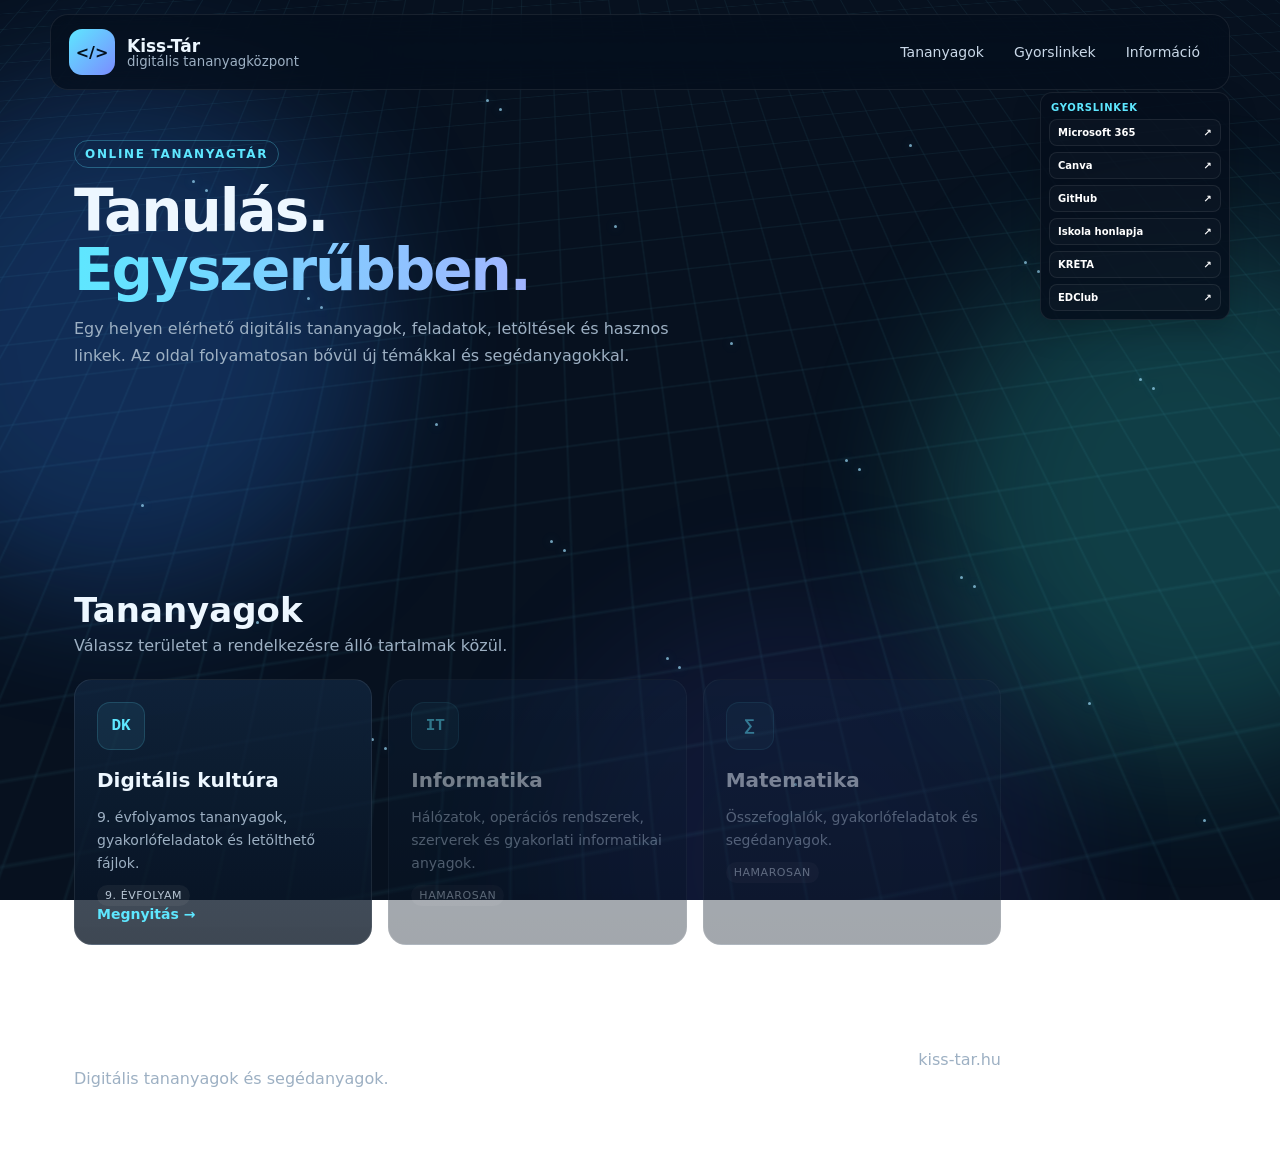
<file: index.html>
<!DOCTYPE html>
<html lang="hu">
<head>
  <meta charset="UTF-8" />
  <meta name="viewport" content="width=device-width, initial-scale=1.0" />
  <meta name="description" content="Kiss-Tár – digitális tananyagok és segédanyagok." />
  <title>Kiss-Tár | Digitális tananyagok</title>
  <style>
    :root{
      --bg:#07111f; --panel:rgba(16,32,54,.86); --line:rgba(255,255,255,.08);
      --text:#edf7ff; --muted:#9db0c3; --cyan:#5ee7ff; --blue:#7b8cff; --green:#5cffba;
    }
    *{box-sizing:border-box}
    html{scroll-behavior:smooth}
    body{
      margin:0;font-family:Inter,system-ui,-apple-system,"Segoe UI",sans-serif;color:var(--text);
      background:transparent;
      min-height:100vh;
    }
    .wrap{position:relative;z-index:1;max-width:1180px;margin:0 auto;padding:104px 24px 70px}
    header{
      display:flex;align-items:center;justify-content:space-between;gap:20px;padding:14px 18px;
      border:1px solid var(--line);border-radius:18px;background:rgba(5,15,28,.72);
      backdrop-filter:blur(14px);position:fixed;top:14px;left:50%;transform:translateX(-50%);width:calc(100% - 48px);max-width:1180px;z-index:100;
    }
    .brand{display:flex;align-items:center;gap:12px}
    .logo{
      width:46px;height:46px;border-radius:13px;display:grid;place-items:center;font-weight:900;
      color:#04111d;background:linear-gradient(135deg,var(--cyan),var(--blue));
    }
    .brand strong{display:block;font-size:17px}
    .brand small{display:block;color:var(--muted);margin-top:-2px}
    nav{display:flex;gap:8px;flex-wrap:wrap}
    nav a{color:#c9d8e8;text-decoration:none;padding:9px 11px;border-radius:10px;font-size:14px}
    nav a:hover{background:rgba(255,255,255,.06);color:white}
    .hero{min-height:46vh;display:block;padding:36px 0 34px}
    .eyebrow{
      display:inline-block;padding:6px 10px;border:1px solid rgba(94,231,255,.3);border-radius:999px;
      color:var(--cyan);font-size:12px;font-weight:800;letter-spacing:.14em;
    }
    h1{margin:14px 0 12px;font-size:clamp(34px,4.8vw,58px);line-height:1.02;letter-spacing:-.035em}
    h1 span{
      background:linear-gradient(90deg,var(--cyan),#a2b4ff);
      -webkit-background-clip:text;background-clip:text;color:transparent;
    }
    .lead{max-width:650px;color:var(--muted);font-size:16px;line-height:1.65}
        .hero-side{display:flex;flex-direction:column;gap:8px;align-self:start;position:fixed;top:92px;right:max(24px, calc((100vw - 1180px)/2));width:190px;max-width:calc(100vw - 48px);z-index:90}
    .hero, .section, footer{margin-right:205px}
    .quick-card{border:1px solid var(--line);border-radius:12px;background:rgba(5,15,28,.86);padding:8px;box-shadow:0 12px 30px rgba(0,0,0,.18);width:100%;max-width:100%;overflow:hidden;box-sizing:border-box}
    .quick-card-title{font-size:10px;font-weight:900;letter-spacing:.07em;text-transform:uppercase;color:var(--cyan);margin:1px 2px 6px}
    .top-links{margin:0;max-width:none;min-width:0}
    .top-links a{width:100%;max-width:100%;padding:6px 7px;font-size:10px;border-radius:8px;min-width:0;overflow:hidden;box-sizing:border-box}
.hero-card{
      border:1px solid var(--line);border-radius:22px;
      background:linear-gradient(180deg,rgba(20,42,69,.9),rgba(7,20,35,.9));
      padding:24px;box-shadow:0 24px 60px rgba(0,0,0,.28);
    }
    .terminal{font-family:Consolas,monospace;font-size:14px}
    .terminal .bar{display:flex;gap:7px;margin-bottom:18px}
    .terminal .bar span{width:10px;height:10px;border-radius:50%;background:#536a84}
    .terminal .bar span:nth-child(1){background:#ff6c6c}
    .terminal .bar span:nth-child(2){background:#ffd96c}
    .terminal .bar span:nth-child(3){background:#63ef9b}
    .terminal p{margin:9px 0}
    .prompt{color:var(--cyan)} .ok{color:var(--green)} .muted{color:#72879c}
    .section{padding:72px 0 10px}
    .section-head{display:flex;align-items:end;justify-content:space-between;gap:20px;margin-bottom:24px}
    .section h2{font-size:34px;margin:0}
    .section p{color:var(--muted);margin:6px 0 0}
    .grid{display:grid;grid-template-columns:repeat(3,1fr);gap:16px}
    .card{
      min-height:220px;display:flex;flex-direction:column;padding:22px;border:1px solid var(--line);
      border-radius:18px;background:linear-gradient(180deg,rgba(18,39,65,.75),rgba(8,20,35,.78));
      transition:.22s ease;color:inherit;text-decoration:none;
    }
    .card:hover{transform:translateY(-5px);border-color:rgba(94,231,255,.35);box-shadow:0 18px 40px rgba(0,0,0,.2)}
    .icon{
      width:48px;height:48px;border-radius:13px;display:grid;place-items:center;color:var(--cyan);
      background:rgba(94,231,255,.08);border:1px solid rgba(94,231,255,.16);
      font-family:Consolas,monospace;font-weight:900;margin-bottom:18px;
    }
    .card h3{margin:0 0 8px;font-size:20px}
    .card p{font-size:14px;line-height:1.65}
    .card .go{margin-top:auto;color:var(--cyan);font-weight:800;font-size:14px}
    .card.disabled{opacity:.48;cursor:not-allowed}
    .card.disabled:hover{transform:none;border-color:var(--line);box-shadow:none}
    .tag{
      display:inline-block;width:max-content;margin-top:10px;padding:4px 8px;border-radius:999px;
      background:rgba(255,255,255,.05);color:#b9c7d5;font-size:11px;letter-spacing:.05em;text-transform:uppercase;
    }
    .quick{margin-top:0;display:grid;grid-template-columns:1fr;gap:10px;min-width:0;max-width:100%;margin-left:auto}
    .quick a{
      display:flex;justify-content:space-between;align-items:center;gap:8px;padding:16px 18px;border:1px solid var(--line);min-width:0;max-width:100%;overflow:hidden;box-sizing:border-box;
      border-radius:14px;background:rgba(255,255,255,.025);color:white;text-decoration:none;font-weight:700;
    }
    .quick a:hover{border-color:rgba(94,231,255,.35)}
    .quick a span:first-child{min-width:0;overflow:hidden;text-overflow:ellipsis;white-space:nowrap}
    .quick a span:last-child{flex:0 0 auto}
    footer{
      margin-top:70px;padding-top:24px;border-top:1px solid var(--line);color:var(--muted);
      display:flex;justify-content:space-between;gap:20px;flex-wrap:wrap;
    }
    footer strong{color:white}
    
    @media(max-width:1050px){
      header{position:sticky;top:8px;left:auto;transform:none;width:auto;max-width:none}
      .wrap{padding-top:28px}
      .hero-side{position:static;width:auto;max-width:none;margin:0 0 18px}
      .hero, .section, footer{margin-right:0}
      .quick-card{max-width:420px}
    }

    @media(max-width:900px){
      header{position:sticky;top:8px;left:auto;transform:none;width:auto;max-width:none}
      .wrap{padding-top:28px}
      .hero-side{position:static;width:auto}
      .hero, .section, footer{margin-right:0}
      .hero{grid-template-columns:1fr;padding-top:30px}
      .grid{grid-template-columns:repeat(2,1fr)}
      .quick{max-width:none;margin-left:0}
    }
    @media(max-width:620px){
      header{align-items:flex-start;flex-direction:column}
      nav{width:100%}
      h1{font-size:50px}
      .grid{grid-template-columns:1fr}
      .wrap{padding-left:16px;padding-right:16px}
    }
  
    /* Gyorslinkek: a gombok mindig a fekete kereten BELÜL maradnak */
    .hero-side{
      width:190px;
      right:max(24px, calc((100vw - 1180px)/2));
    }
    .quick-card{
      width:190px;
      max-width:190px;
      padding:8px;
      overflow:hidden;
      box-sizing:border-box;
    }
    .quick-card .top-links{
      width:100%;
      max-width:100%;
      min-width:0;
      margin:0;
      display:flex;
      flex-direction:column;
      gap:6px;
    }
    .quick-card .top-links a{
      width:100%;
      max-width:100%;
      min-width:0;
      margin:0;
      padding:7px 8px;
      box-sizing:border-box;
      border-radius:8px;
      font-size:10px;
      overflow:hidden;
    }
    .quick-card .top-links a span:first-child{
      min-width:0;
      overflow:hidden;
      text-overflow:ellipsis;
      white-space:nowrap;
    }
    .quick-card .top-links a span:last-child{
      flex:0 0 auto;
      margin-left:6px;
    }

    @media(max-width:1050px){
      .hero-side,
      .quick-card{
        width:auto;
        max-width:420px;
      }
    }


    /* Finom, interaktív háttér */
    .animated-bg{
      position:fixed;
      inset:0;
      z-index:0;
      overflow:hidden;
      pointer-events:none;
      background:#07111f;
    }

    .bg-grid-move{
      position:absolute;
      left:-22%;
      top:-34%;
      width:150%;
      height:180%;
      opacity:.48;
      background-image:
        linear-gradient(rgba(94,231,255,.13) 1px, transparent 1px),
        linear-gradient(90deg, rgba(94,231,255,.13) 1px, transparent 1px);
      background-size:28px 28px;
      transform-origin:50% 18%;
      transform:perspective(900px) rotateX(58deg) rotateZ(-8deg) translate3d(4%,0,0);
      animation:gridDrift3D 24s linear infinite;
      mask-image:linear-gradient(to bottom, rgba(0,0,0,.92) 0%, rgba(0,0,0,.82) 58%, transparent 100%);
      will-change:transform, background-position;
    }

    .bg-glow{
      position:absolute;
      width:520px;
      height:520px;
      border-radius:50%;
      filter:blur(72px);
      opacity:.32;
      will-change:transform;
    }

    .glow-1{
      left:-140px;
      top:80px;
      background:rgba(50,135,255,.78);
      animation:glowFloat1 20s ease-in-out infinite alternate;
    }

    .glow-2{
      right:-170px;
      top:240px;
      background:rgba(55,235,220,.66);
      animation:glowFloat2 24s ease-in-out infinite alternate;
    }

    .bg-particles{
      position:absolute;
      inset:0;
    }

    .bg-particle{
      position:absolute;
      width:3px;
      height:3px;
      border-radius:50%;
      background:rgba(160,225,255,.68);
      box-shadow:0 0 10px rgba(100,210,255,.34);
      animation:particleFloat var(--dur) ease-in-out infinite alternate;
      animation-delay:var(--delay);
    }

    @keyframes gridDrift3D{
      from{
        background-position:0 0;
        transform:perspective(900px) rotateX(58deg) rotateZ(-8deg) translate3d(4%,0,0);
      }
      to{
        background-position:28px 28px;
        transform:perspective(900px) rotateX(58deg) rotateZ(-8deg) translate3d(4%,18px,0);
      }
    }

    @keyframes glowFloat1{
      from{transform:translate3d(0,0,0) scale(1)}
      to{transform:translate3d(150px,80px,0) scale(1.12)}
    }

    @keyframes glowFloat2{
      from{transform:translate3d(0,0,0) scale(1)}
      to{transform:translate3d(-130px,-90px,0) scale(1.08)}
    }

    
    .glow-3{
      left:42%;
      bottom:-220px;
      background:rgba(105,95,255,.48);
      opacity:.20;
      animation:glowFloat3 28s ease-in-out infinite alternate;
    }

    @keyframes glowFloat3{
      from{transform:translate3d(-40px,0,0) scale(.95)}
      to{transform:translate3d(70px,-90px,0) scale(1.10)}
    }

    @keyframes particleFloat{
      from{transform:translate3d(0,0,0);opacity:.18}
      to{transform:translate3d(var(--dx),var(--dy),0);opacity:.48}
    }

    @media (prefers-reduced-motion: reduce){
      .bg-grid-move,
      .bg-glow,
      .bg-particle{
        animation:none !important;
      }
    }

</style>
</head>
<body>
  <div class="animated-bg" aria-hidden="true">
    <div class="bg-grid-move"></div>
    <div class="bg-glow glow-1"></div>
    <div class="bg-glow glow-2"></div>
    <div class="bg-glow glow-3"></div>
    <div class="bg-particles" id="bgParticles"></div>
  </div>
  <div class="wrap">
    <header>
      <div class="brand">
        <div class="logo">&lt;/&gt;</div>
        <div>
          <strong>Kiss-Tár</strong>
          <small>digitális tananyagközpont</small>
        </div>
      </div>
      <nav>
        <a href="#tananyagok">Tananyagok</a>
        <a href="#gyorslinkek">Gyorslinkek</a>
        <a href="#kapcsolat">Információ</a>
      </nav>
    </header>

    <section class="hero">
      <div>
        <div class="eyebrow">ONLINE TANANYAGTÁR</div>
        <h1>Tanulás.<br><span>Egyszerűbben.</span></h1>
        <p class="lead">
          Egy helyen elérhető digitális tananyagok, feladatok, letöltések és hasznos linkek.
          Az oldal folyamatosan bővül új témákkal és segédanyagokkal.
        </p>
      </div>

      <div class="hero-side">
        <div class="quick-card">
          <div class="quick-card-title">Gyorslinkek</div>
          <div class="quick top-links">
            <a href="https://www.office.com/" target="_blank" rel="noopener"><span>Microsoft 365</span><span>↗</span></a>
            <a href="https://www.canva.com/" target="_blank" rel="noopener"><span>Canva</span><span>↗</span></a>
            <a href="https://github.com/" target="_blank" rel="noopener"><span>GitHub</span><span>↗</span></a>
            <a href="https://kv-rakoczi.www.intezmeny.edir.hu/" target="_blank" rel="noopener"><span>Iskola honlapja</span><span>↗</span></a>
            <a href="https://kvszc-rakoczy.e-kreta.hu/" target="_blank" rel="noopener"><span>KRÉTA</span><span>↗</span></a>
            <a href="https://kvszc.edclub.com/" target="_blank" rel="noopener"><span>EDClub</span><span>↗</span></a>
          </div>
        </div>


      </div>
    </section>

    <section class="section" id="tananyagok">
      <div class="section-head">
        <div>
          <h2>Tananyagok</h2>
          <p>Válassz területet a rendelkezésre álló tartalmak közül.</p>
        </div>
      </div>

      <div class="grid">
        <a class="card" href="digitalis-kultura/">
          <div class="icon">DK</div>
          <h3>Digitális kultúra</h3>
          <p>9. évfolyamos tananyagok, gyakorlófeladatok és letölthető fájlok.</p>
          <span class="tag">9. évfolyam</span>
          <span class="go">Megnyitás →</span>
        </a>

        <div class="card disabled">
          <div class="icon">IT</div>
          <h3>Informatika</h3>
          <p>Hálózatok, operációs rendszerek, szerverek és gyakorlati informatikai anyagok.</p>
          <span class="tag">Hamarosan</span>
        </div>

        <div class="card disabled">
          <div class="icon">∑</div>
          <h3>Matematika</h3>
          <p>Összefoglalók, gyakorlófeladatok és segédanyagok.</p>
          <span class="tag">Hamarosan</span>
        </div>
      </div>
    </section>

    <footer id="kapcsolat">
      <div>
        <strong>Kiss-Tár</strong><br>
        Digitális tananyagok és segédanyagok.
      </div>
      <div>kiss-tar.hu</div>
    </footer>
  </div>

<script>
(() => {
  const layer = document.getElementById("bgParticles");
  if (!layer) return;

  const reduceMotion = window.matchMedia &&
    window.matchMedia("(prefers-reduced-motion: reduce)").matches;

  const count = reduceMotion ? 12 : 30;

  for (let i = 0; i < count; i++) {
    const p = document.createElement("span");
    p.className = "bg-particle";

    const left = (7 + (i * 37) % 88);
    const top = (8 + (i * 53) % 84);
    const dx = ((i % 2 ? 1 : -1) * (18 + (i * 11) % 42));
    const dy = ((i % 3 ? -1 : 1) * (16 + (i * 7) % 36));
    const dur = 8 + (i % 7) * 1.7;
    const delay = -(i % 9) * 1.2;

    p.style.left = left + "%";
    p.style.top = top + "%";
    p.style.setProperty("--dx", dx + "px");
    p.style.setProperty("--dy", dy + "px");
    p.style.setProperty("--dur", dur + "s");
    p.style.setProperty("--delay", delay + "s");

    layer.appendChild(p);
  }

  if (!reduceMotion && window.matchMedia("(pointer:fine)").matches) {
    let targetX = 0, targetY = 0, x = 0, y = 0;

    window.addEventListener("mousemove", (e) => {
      targetX = (e.clientX / window.innerWidth - 0.5) * 16;
      targetY = (e.clientY / window.innerHeight - 0.5) * 12;
    }, { passive: true });

    const tick = () => {
      x += (targetX - x) * 0.04;
      y += (targetY - y) * 0.04;
      layer.style.transform = `translate3d(${x}px, ${y}px, 0)`;
      requestAnimationFrame(tick);
    };
    requestAnimationFrame(tick);
  }
})();
</script>

</body>
</html>
</file>
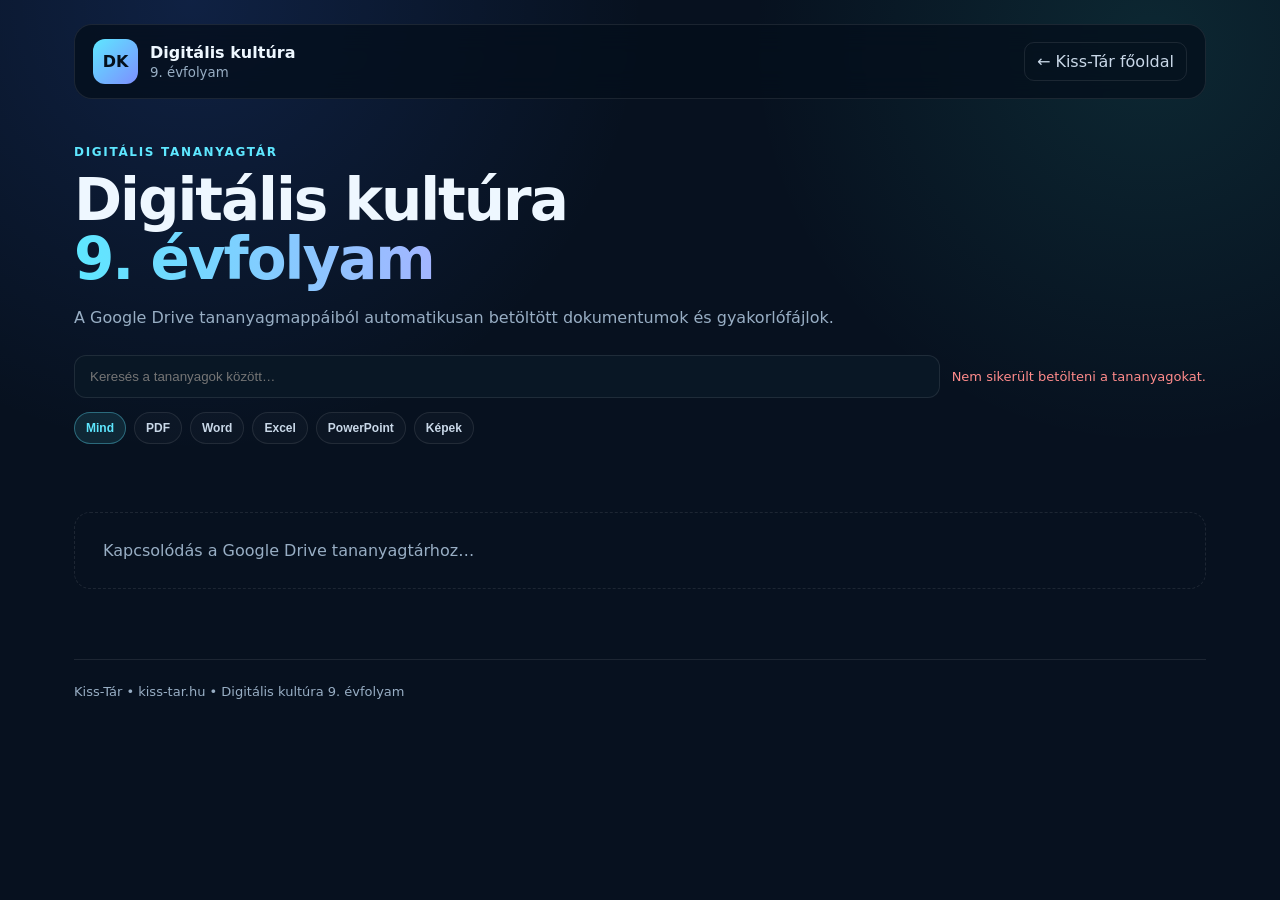
<file: digitalis-kultura/index.html>
<!DOCTYPE html>
<html lang="hu">
<head>
  <meta charset="UTF-8">
  <meta name="viewport" content="width=device-width, initial-scale=1.0">
  <title>Digitális kultúra | 9. évfolyam</title>
  <style>
    :root{
      --bg:#07111f; --panel:#0d1c30; --panel2:#112640; --line:rgba(255,255,255,.09);
      --text:#eef7ff; --muted:#98aec4; --cyan:#5ee7ff; --blue:#7d8fff; --green:#60efb3;
    }
    *{box-sizing:border-box}
    body{
      margin:0;font-family:Inter,system-ui,-apple-system,"Segoe UI",sans-serif;color:var(--text);
      background:
        radial-gradient(circle at 15% 0%,rgba(58,117,255,.16),transparent 32%),
        radial-gradient(circle at 90% 5%,rgba(60,238,220,.10),transparent 28%),
        var(--bg);min-height:100vh;
    }
    a{color:inherit;text-decoration:none}
    .wrap{max-width:1180px;margin:auto;padding:24px}
    header{
      display:flex;justify-content:space-between;align-items:center;gap:18px;padding:14px 18px;
      border:1px solid var(--line);border-radius:18px;background:rgba(5,15,28,.78);
      position:sticky;top:12px;z-index:10;backdrop-filter:blur(14px);
    }
    .brand{display:flex;align-items:center;gap:12px}
    .logo{width:45px;height:45px;border-radius:12px;display:grid;place-items:center;
      background:linear-gradient(135deg,var(--cyan),var(--blue));color:#04101c;font-weight:900}
    .brand strong{display:block}.brand small{color:var(--muted)}
    .back{padding:9px 12px;border:1px solid var(--line);border-radius:10px;color:#c9d8e8}
    .hero{padding:46px 0 24px}
    .eyebrow{color:var(--cyan);font-size:12px;font-weight:900;letter-spacing:.14em}
    h1{font-size:clamp(36px,5vw,58px);line-height:1.02;margin:12px 0 14px;letter-spacing:-.035em}
    h1 span{background:linear-gradient(90deg,var(--cyan),#a3b5ff);-webkit-background-clip:text;color:transparent}
    .lead{color:var(--muted);max-width:760px;font-size:16px;line-height:1.6}
    .toolbar{display:flex;gap:12px;align-items:center;margin:24px 0 14px;flex-wrap:wrap}
    .search{
      flex:1;min-width:240px;padding:13px 15px;border-radius:12px;border:1px solid var(--line);
      background:#091725;color:white;outline:none
    }
    .filters{display:flex;gap:8px;flex-wrap:wrap;margin:0 0 16px}
    .filter-btn{
      border:1px solid var(--line);background:rgba(255,255,255,.025);color:#c9d8e8;
      padding:8px 11px;border-radius:999px;cursor:pointer;font-size:12px;font-weight:800
    }
    .filter-btn.active{background:rgba(94,231,255,.10);border-color:rgba(94,231,255,.35);color:var(--cyan)}
    .status{font-size:13px;color:var(--muted)}
    .status.ok{color:var(--green)}
    .status.err{color:#ff8b8b}
    .topics{display:grid;gap:18px;padding:28px 0 70px}
    .topic{
      border:1px solid var(--line);border-radius:18px;background:rgba(12,28,48,.78);overflow:hidden
    }
    .topic-head{padding:18px 20px;display:flex;justify-content:space-between;gap:16px;align-items:center;
      border-bottom:1px solid var(--line)}
    .topic-head h2{margin:0;font-size:21px}
    .count{font-size:12px;color:var(--cyan);background:rgba(94,231,255,.08);
      border:1px solid rgba(94,231,255,.15);padding:5px 9px;border-radius:999px}
    .files{display:grid}
    .file{
      display:grid;grid-template-columns:58px 1fr auto;align-items:center;gap:14px;padding:16px 20px;
      border-top:1px solid rgba(255,255,255,.05)
    }
    .file:first-child{border-top:0}
    .file:hover{background:rgba(94,231,255,.035)}
    .filetype{width:54px;height:46px;display:grid;place-items:center;border-radius:11px;
      background:rgba(125,143,255,.09);color:#cdd6ff;font-size:10px;font-weight:900;
      border:1px solid rgba(255,255,255,.06)}
    .filetype.pdf{color:#ffb0b0;background:rgba(255,90,90,.08)}
    .filetype.doc,.filetype.docx{color:#a8c8ff;background:rgba(80,140,255,.08)}
    .filetype.xls,.filetype.xlsx{color:#9cf1c2;background:rgba(70,210,140,.08)}
    .filetype.ppt,.filetype.pptx{color:#ffc79f;background:rgba(255,150,70,.08)}
    .filetype.img{color:#e5b6ff;background:rgba(180,90,255,.08)}
    .filename{font-weight:750;word-break:break-word}
    .meta{font-size:12px;color:var(--muted);margin-top:4px}
    .actions{display:flex;gap:8px;flex-wrap:wrap;justify-content:flex-end}
    .openbtn,.downloadbtn{
      padding:9px 12px;border-radius:10px;font-weight:900;font-size:13px;white-space:nowrap
    }
    .openbtn{background:linear-gradient(135deg,var(--cyan),var(--blue));color:#04101c}
    .downloadbtn{border:1px solid var(--line);background:rgba(255,255,255,.03);color:#dce9f6}
    .empty{padding:18px 20px;color:var(--muted);font-size:14px}
    .loading{padding:28px;border:1px dashed var(--line);border-radius:16px;color:var(--muted)}
    footer{border-top:1px solid var(--line);padding:24px 0 10px;color:var(--muted);font-size:13px}
    @media(max-width:620px){
      header{align-items:flex-start;flex-direction:column}
      .file{grid-template-columns:50px 1fr}
      .actions{grid-column:2;justify-content:flex-start}
    }
  </style>
</head>
<body>
<div class="wrap">
  <header>
    <div class="brand">
      <div class="logo">DK</div>
      <div><strong>Digitális kultúra</strong><small>9. évfolyam</small></div>
    </div>
    <a class="back" href="../">← Kiss-Tár főoldal</a>
  </header>

  <section class="hero">
    <div class="eyebrow">DIGITÁLIS TANANYAGTÁR</div>
    <h1>Digitális kultúra<br><span>9. évfolyam</span></h1>
    <p class="lead">A Google Drive tananyagmappáiból automatikusan betöltött dokumentumok és gyakorlófájlok.</p>
    <div class="toolbar">
      <input id="search" class="search" type="search" placeholder="Keresés a tananyagok között…">
      <span id="status" class="status">Tananyagok betöltése…</span>
    </div>
    <div class="filters" id="filters">
      <button class="filter-btn active" data-type="all">Mind</button>
      <button class="filter-btn" data-type="pdf">PDF</button>
      <button class="filter-btn" data-type="doc">Word</button>
      <button class="filter-btn" data-type="xls">Excel</button>
      <button class="filter-btn" data-type="ppt">PowerPoint</button>
      <button class="filter-btn" data-type="img">Képek</button>
    </div>
  </section>

  <main id="topics" class="topics">
    <div class="loading">Kapcsolódás a Google Drive tananyagtárhoz…</div>
  </main>

  <footer>Kiss-Tár • kiss-tar.hu • Digitális kultúra 9. évfolyam</footer>
</div>

<script>
const API_URL = "https://script.google.com/macros/s/AKfycbyNFehSfZbxGrPw7Ap82zBacTXFg9jiaAukdLhRhVLfZhqXq1EIIRV2FXjoJuShvQFbWQ/exec";
let allData = [];

function formatBytes(bytes) {
  if (!bytes) return "";
  const units = ["B","KB","MB","GB"];
  let i = 0, n = Number(bytes);
  while (n >= 1024 && i < units.length - 1) { n /= 1024; i++; }
  return `${n.toFixed(i ? 1 : 0)} ${units[i]}`;
}
function getFileKind(mime="", name="") {
  const ext = (name.split(".").pop() || "").toLowerCase();
  if (ext === "pdf" || mime.includes("pdf")) return "pdf";
  if (["doc","docx"].includes(ext) || mime.includes("word")) return "doc";
  if (["xls","xlsx","csv"].includes(ext) || mime.includes("sheet") || mime.includes("excel")) return "xls";
  if (["ppt","pptx"].includes(ext) || mime.includes("presentation") || mime.includes("powerpoint")) return "ppt";
  if (["png","jpg","jpeg","gif","webp","svg"].includes(ext) || mime.startsWith("image/")) return "img";
  return "other";
}
function typeLabel(mime, name) {
  const kind = getFileKind(mime, name);
  const map = {pdf:"PDF",doc:"WORD",xls:"EXCEL",ppt:"PPT",img:"KÉP",other:"FÁJL"};
  return map[kind];
}
function makeDownloadUrl(url="") {
  const m = url.match(/\/d\/([^/]+)/);
  return m ? `https://drive.google.com/uc?export=download&id=${m[1]}` : url;
}
function escapeHtml(s="") {
  return s.replace(/[&<>"']/g, c => ({"&":"&amp;","<":"&lt;",">":"&gt;","\"":"&quot;","'":"&#039;"}[c]));
}
let activeType = "all";

function render(data) {
  const q = document.getElementById("search").value.trim().toLocaleLowerCase("hu");
  const topics = document.getElementById("topics");
  let shown = 0;

  const html = data.map(topic => {
    const files = (topic.fajlok || []).filter(f => {
      const kind = getFileKind(f.tipus || "", f.nev || "");
      const matchesSearch = !q || topic.tema.toLocaleLowerCase("hu").includes(q) || f.nev.toLocaleLowerCase("hu").includes(q);
      const matchesType = activeType === "all" || kind === activeType;
      return matchesSearch && matchesType;
    });

    if ((q || activeType !== "all") && files.length === 0) return "";

    shown += files.length;
    const rows = files.length ? files.map(f => {
      const kind = getFileKind(f.tipus || "", f.nev || "");
      return `
      <div class="file">
        <div class="filetype ${kind}">${escapeHtml(typeLabel(f.tipus, f.nev))}</div>
        <div>
          <div class="filename">${escapeHtml(f.nev)}</div>
          <div class="meta">${formatBytes(f.meret)}${f.modositva ? " • módosítva: " + new Date(f.modositva).toLocaleDateString("hu-HU") : ""}</div>
        </div>
        <div class="actions">
          <a class="openbtn" href="${f.url}" target="_blank" rel="noopener">Megnyitás ↗</a>
          <a class="downloadbtn" href="${makeDownloadUrl(f.url)}" target="_blank" rel="noopener">Letöltés ↓</a>
        </div>
      </div>`;
    }).join("") : `<div class="empty">Ebben a témakörben még nincs feltöltött tananyag.</div>`;

    return `
      <section class="topic">
        <div class="topic-head">
          <h2>${escapeHtml(topic.tema)}</h2>
          <span class="count">${files.length} fájl</span>
        </div>
        <div class="files">${rows}</div>
      </section>`;
  }).join("");

  topics.innerHTML = html || `<div class="loading">Nincs a keresésnek vagy a szűrőnek megfelelő tananyag.</div>`;
  document.getElementById("status").textContent = `${data.length} témakör • ${shown} fájl`;
  document.getElementById("status").className = "status ok";
}

function kissTarDriveData(data) {
  allData = Array.isArray(data) ? data : [];
  render(allData);
}

// JSONP betöltés
const apiScript = document.createElement("script");
apiScript.src = API_URL + "?callback=kissTarDriveData&_=" + Date.now();
apiScript.onerror = () => {
  const s = document.getElementById("status");
  s.textContent = "Nem sikerült betölteni a tananyagokat.";
  s.className = "status err";
};
document.body.appendChild(apiScript);

document.getElementById("search").addEventListener("input", () => render(allData));

document.querySelectorAll(".filter-btn").forEach(btn => {
  btn.addEventListener("click", () => {
    document.querySelectorAll(".filter-btn").forEach(b => b.classList.remove("active"));
    btn.classList.add("active");
    activeType = btn.dataset.type;
    render(allData);
  });
});
</script>
</body>
</html>
</file>
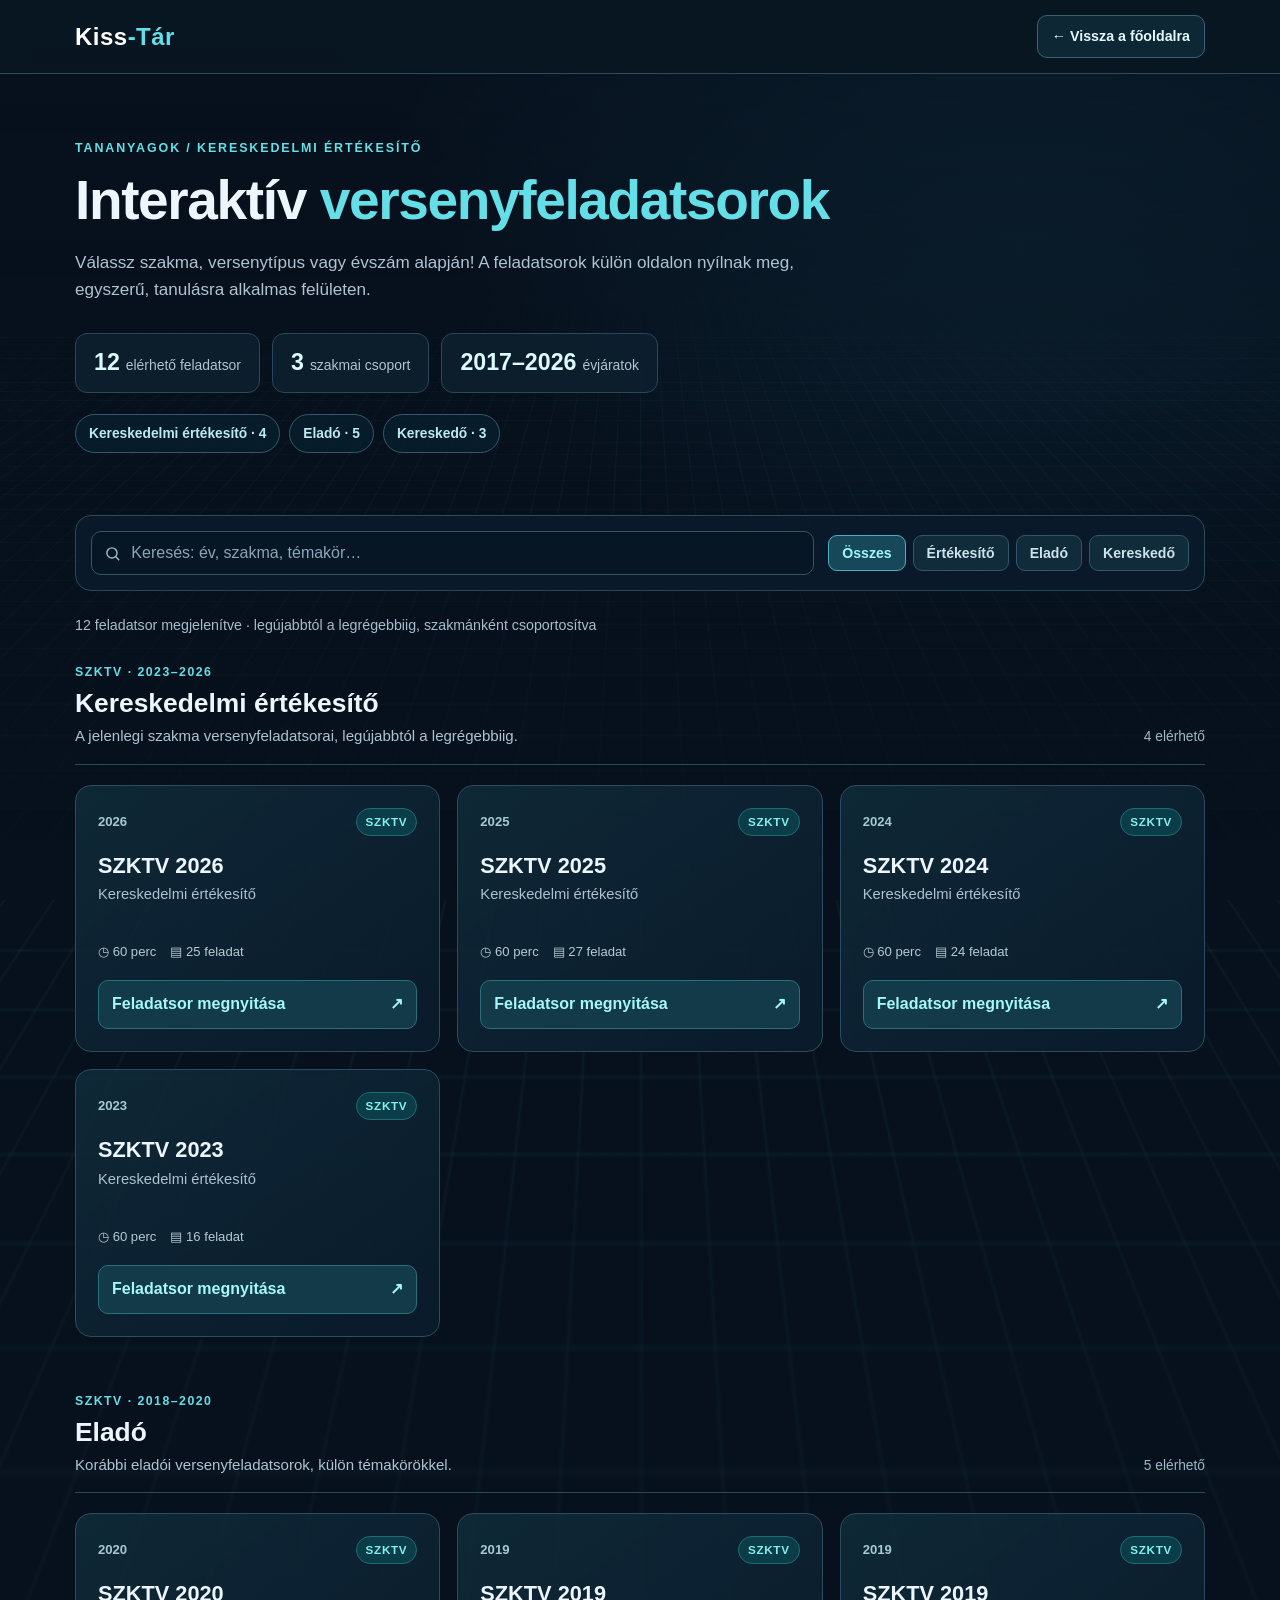
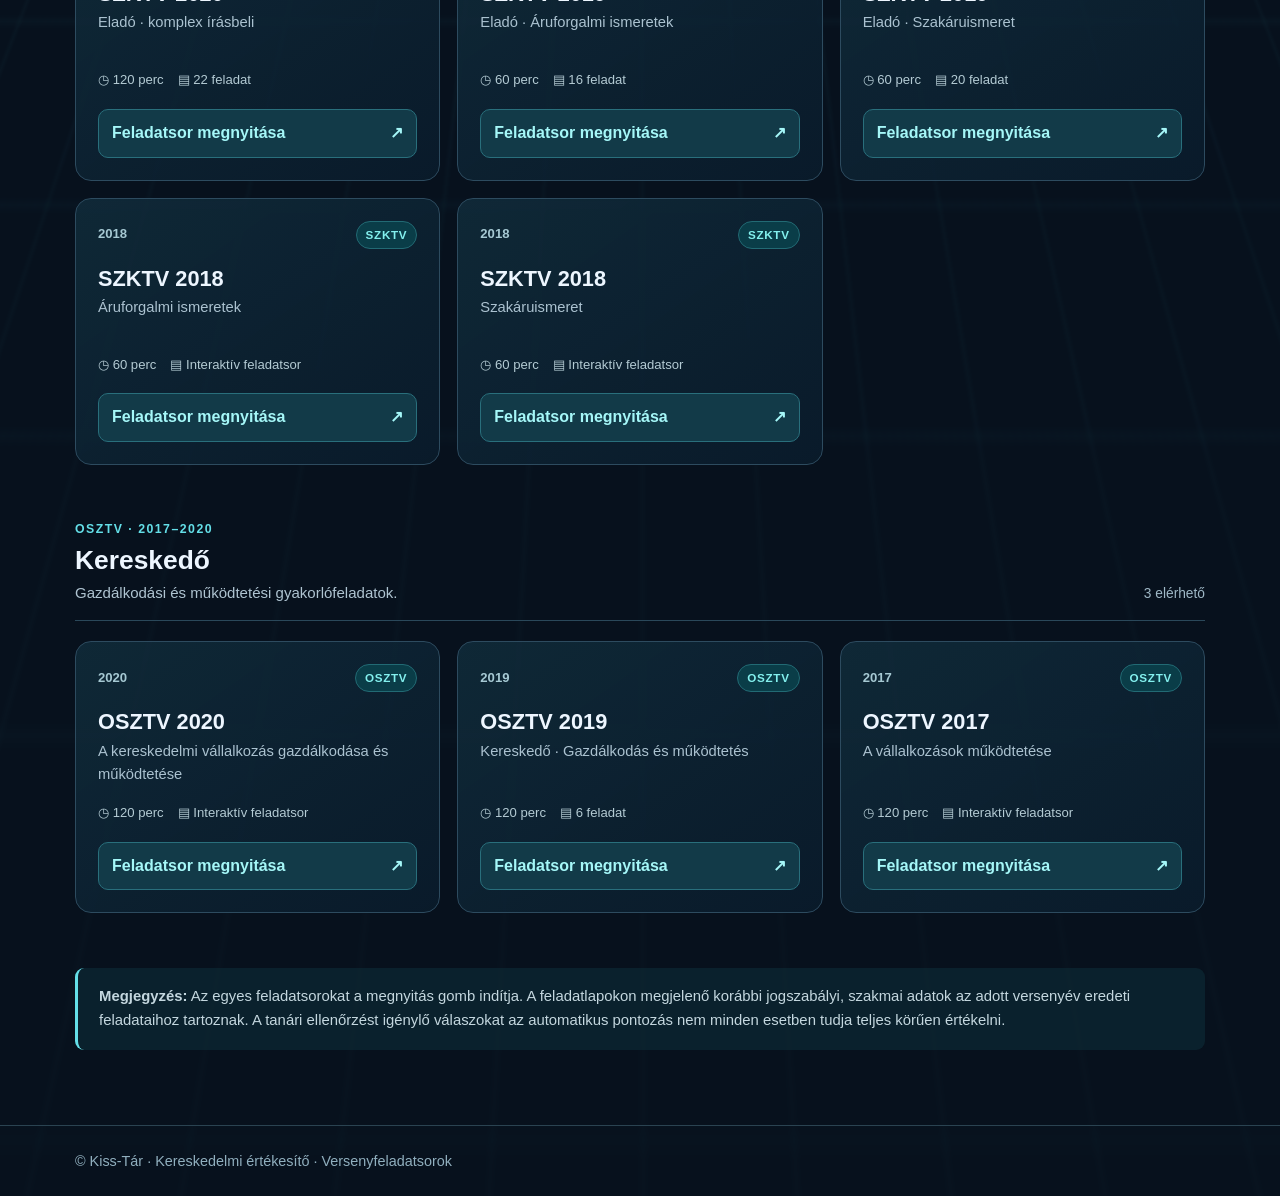
<file: kereskedelmi-ertekesito/index.html>
<!DOCTYPE html>
<html lang="hu"><head><meta charset="utf-8"/><meta content="width=device-width,initial-scale=1" name="viewport"/><meta content="#081522" name="theme-color"/><title>Versenyfeladatsorok | Kereskedelmi értékesítő | Kiss-Tár</title><style>
:root{color-scheme:dark;--bg:#07111d;--surface:#0b1c2b;--surface2:#0e2434;--line:#274354;--accent:#64dfe8;--text:#edf6ff;--muted:#afc4d1}
*{box-sizing:border-box}html{scroll-behavior:smooth}body{margin:0;font:16px/1.55 'Segoe UI',Inter,Arial,sans-serif;color:var(--text);background:radial-gradient(ellipse 75% 48% at 80% -10%,#184962 0%,transparent 72%),var(--bg);min-height:100vh;overflow-x:hidden}
body:before{content:'';position:fixed;inset:-40%;pointer-events:none;z-index:-2;background-image:linear-gradient(#49dce51b 1px,transparent 1px),linear-gradient(90deg,#49dce51b 1px,transparent 1px);background-size:24px 24px;transform:perspective(750px) rotateX(60deg) translateY(9%);animation:move 30s linear infinite;mask-image:linear-gradient(to bottom,transparent 9%,black 43%,transparent 90%)}@keyframes move{to{background-position:0 240px,240px 0}}
body:after{content:'';position:fixed;inset:0;z-index:-1;pointer-events:none;background:linear-gradient(#07111dd4,#07111d80 42%,#07111df7)}
.container{max-width:1180px;margin:0 auto;padding:0 25px}.top{position:sticky;top:0;z-index:20;background:#091723f0;backdrop-filter:blur(15px);border-bottom:1px solid #2e4b5c}.nav{min-height:73px;display:flex;align-items:center;justify-content:space-between;gap:14px}.brand{font-size:1.5rem;font-weight:800;letter-spacing:.02em;color:#fff;text-decoration:none}.brand b{color:var(--accent)}.back{border:1px solid #3b6274;background:#0e2734;border-radius:10px;color:#e4faff;padding:9px 14px;text-decoration:none;font-weight:650;font-size:.89rem}.back:hover{border-color:var(--accent)}
.hero{padding:65px 0 30px}.eyebrow{font-size:.78rem;letter-spacing:.15em;font-weight:800;text-transform:uppercase;color:var(--accent)}h1{font-size:clamp(2rem,4.3vw,3.7rem);line-height:1.12;letter-spacing:-.025em;margin:12px 0 18px;max-width:830px}h1 em{font-style:normal;color:var(--accent)}.intro{color:var(--muted);max-width:790px;font-size:1.07rem;margin:0}
.summary{margin-top:30px;display:flex;flex-wrap:wrap;gap:12px}.stat{background:#0e2231c9;border:1px solid #2a485a;border-radius:12px;padding:11px 18px;min-width:134px}.stat strong{font-size:1.45rem;color:#dcfbff;margin-right:6px}.stat span{font-size:.87rem;color:var(--muted)}
.toolbar{margin:32px 0 23px;padding:15px;background:#0b1b2be8;border:1px solid #2a4a5b;border-radius:16px;display:flex;align-items:center;gap:14px;flex-wrap:wrap;justify-content:space-between}.search{flex:1 1 285px;min-width:0;display:flex;align-items:center;background:#071624;border:1px solid #365466;border-radius:10px;padding:0 12px;gap:8px}.search svg{width:18px;color:#9bb8c9}.search input{height:42px;width:100%;border:0;background:transparent;outline:0;color:#f4fcff;font:inherit}.search:focus-within{border-color:var(--accent)}.search input::placeholder{color:#8ca4b7}.filters{display:flex;gap:7px;flex-wrap:wrap}.filter{border:1px solid #355569;background:#102b3a;color:#cee2eb;padding:9px 13px;border-radius:9px;font:600 .88rem 'Segoe UI',Arial,sans-serif;cursor:pointer}.filter.active,.filter:hover{background:#174859;color:#9ff7fc;border-color:#4bafc0}.result{color:#a8bdcc;font-size:.89rem;margin:0 0 27px}
.collection{margin:0 0 55px;scroll-margin-top:115px}.section-head{border-bottom:1px solid #2a485a;padding:0 0 16px;display:flex;align-items:end;justify-content:space-between;gap:20px}.section-kicker{font-size:.77rem;letter-spacing:.12em;color:var(--accent);font-weight:800;text-transform:uppercase}.section-head h2{font-size:1.65rem;line-height:1.25;margin:5px 0 4px}.section-head p{margin:0;color:var(--muted);font-size:.94rem}.section-count{white-space:nowrap;color:#9fb8c6;font-size:.86rem}.cards{display:grid;grid-template-columns:repeat(3,minmax(0,1fr));gap:17px;margin-top:20px}.task-card{border:1px solid #2d4b5f;background:linear-gradient(145deg,#112c3bdc,#0a1b2beF);border-radius:16px;padding:22px;display:flex;flex-direction:column;min-height:239px;transition:transform .16s,border-color .16s,box-shadow .16s}.task-card:hover{transform:translateY(-3px);border-color:#54adba;box-shadow:0 14px 28px #0004}.card-top{display:flex;justify-content:space-between;align-items:center}.year{font-size:.82rem;font-weight:750;color:#a6c9d3}.type{font-size:.73rem;font-weight:800;letter-spacing:.06em;color:#83f0ee;background:#0a3d48;border:1px solid #226a74;border-radius:30px;padding:4px 9px}.task-card h3{font-size:1.36rem;line-height:1.25;margin:16px 0 4px}.subtitle{color:#abc2d0;font-size:.92rem;margin:0 0 18px;min-height:41px}.card-meta{display:flex;gap:14px;flex-wrap:wrap;font-size:.82rem;color:#b4cbd4;margin:auto 0 18px}.open{display:flex;align-items:center;justify-content:space-between;gap:10px;text-decoration:none;background:#123a48;color:#a5f7f8;font-weight:750;padding:11px 13px;border:1px solid #296f7c;border-radius:10px}.open:hover{background:#195064}.pending{margin-top:18px;background:#0a1c2ae9;border:1px dashed #3d5d6e;border-radius:13px;padding:17px 20px;display:flex;align-items:center;justify-content:space-between;gap:10px;flex-wrap:wrap}.pending strong{color:#e0f2fc}.pending p{margin:2px 0;color:#b3c7d4;font-size:.91rem}.pending .badge{background:#233949;border:1px solid #426072;color:#c1d1de;padding:5px 10px;border-radius:8px;font-size:.79rem;font-weight:750}.notice{padding:17px 21px;background:#0d2834b9;border-left:3px solid var(--accent);border-radius:9px;color:#c4d7df;font-size:.93rem;line-height:1.6;margin:6px 0 75px}.notice code{color:#c5eff2;font-size:.85em;overflow-wrap:anywhere}.empty{border:1px dashed #3c596b;text-align:center;border-radius:12px;padding:32px;margin-bottom:32px;color:var(--muted)}footer{border-top:1px solid #2a4351;color:#90afbe;font-size:.9rem;padding:24px 0}
[hidden]{display:none!important}@media(max-width:900px){.cards{grid-template-columns:repeat(2,minmax(0,1fr))}}@media(max-width:600px){.container{padding:0 17px}.hero{padding-top:42px}.cards{grid-template-columns:1fr}.toolbar{gap:10px}.filter{padding:8px 10px}.nav{min-height:65px}.brand{font-size:1.3rem}.back{font-size:.78rem;padding:9px}.task-card{min-height:220px}.section-head h2{font-size:1.43rem}.section-count{display:none}}@media(prefers-reduced-motion:reduce){body:before{animation:none}.task-card{transition:none}}

.quick-jump{display:flex;gap:9px;flex-wrap:wrap;margin-top:21px}.quick-jump a{border-radius:999px;padding:8px 13px;border:1px solid #35596b;background:#092131bb;text-decoration:none;color:#bbebee;font-size:.86rem;font-weight:650}.quick-jump a:hover,.quick-jump a:focus-visible{background:#164353;border-color:#5cbdc8;color:white}.task-card:focus-within{border-color:#64dfe8}.open:focus-visible,.filter:focus-visible,.quick-jump a:focus-visible{outline:2px solid #c2ffff;outline-offset:3px}
</style></head><body>
<header class="top"><nav class="nav container"><a class="brand" href="/">Kiss<b>‑Tár</b></a><a class="back" href="/">← Vissza a főoldalra</a></nav></header>
<main class="container"><div class="hero"><div class="eyebrow">Tananyagok / Kereskedelmi értékesítő</div><h1>Interaktív <em>versenyfeladatsorok</em></h1><p class="intro">Válassz szakma, versenytípus vagy évszám alapján! A feladatsorok külön oldalon nyílnak meg, egyszerű, tanulásra alkalmas felületen.</p>
<div class="summary"><div class="stat"><strong>12</strong><span>elérhető feladatsor</span></div><div class="stat"><strong>3</strong><span>szakmai csoport</span></div><div class="stat"><strong>2017–2026</strong><span>évjáratok</span></div></div><div aria-label="Ugrás szakmai csoporthoz" class="quick-jump"><a href="#ertekesito">Kereskedelmi értékesítő · 4</a><a href="#elado">Eladó · 5</a><a href="#kereskedo">Kereskedő · 3</a></div></div>
<div class="toolbar"><label class="search"><svg aria-hidden="true" fill="none" stroke="currentColor" stroke-width="2" viewbox="0 0 24 24"><circle cx="11" cy="11" r="7"></circle><path d="m16 16 5 5"></path></svg><input aria-label="Feladatsorok keresése" id="search" placeholder="Keresés: év, szakma, témakör…" type="search"/></label><div aria-label="Szűrés" class="filters"><button aria-pressed="true" class="filter active" data-filter="all">Összes</button><button aria-pressed="false" class="filter" data-filter="Kereskedelmi értékesítő">Értékesítő</button><button aria-pressed="false" class="filter" data-filter="Eladó">Eladó</button><button aria-pressed="false" class="filter" data-filter="Kereskedő">Kereskedő</button></div></div>
<p aria-live="polite" class="result" id="result">12 feladatsor megjelenítve · legújabbtól a legrégebbiig, szakmánként csoportosítva</p>
<section aria-labelledby="title-ertekesito" class="collection" id="ertekesito">
<div class="section-head"><div><div class="section-kicker">SZKTV · 2023–2026</div><h2 id="title-ertekesito">Kereskedelmi értékesítő</h2><p>A jelenlegi szakma versenyfeladatsorai, legújabbtól a legrégebbiig.</p></div><span class="section-count">4 elérhető</span></div>
<div class="cards"><article class="task-card" data-category="Kereskedelmi értékesítő" data-keywords="szktv 2026 kereskedelmi értékesítő kereskedelmi értékesítő 2026" data-type="SZKTV">
<div class="card-top"><span class="year">2026</span><span class="type">SZKTV</span></div>
<h3>SZKTV 2026</h3><p class="subtitle">Kereskedelmi értékesítő</p>
<div class="card-meta"><span aria-label="Időkeret">◷ 60 perc</span><span aria-label="Feladatok száma">▤ 25 feladat</span></div>
<a aria-label="SZKTV 2026 – Kereskedelmi értékesítő megnyitása" class="open" href="./feladatsorok/szktv-2026.html">Feladatsor megnyitása <span aria-hidden="true">↗</span></a>
</article><article class="task-card" data-category="Kereskedelmi értékesítő" data-keywords="szktv 2025 kereskedelmi értékesítő kereskedelmi értékesítő 2025" data-type="SZKTV">
<div class="card-top"><span class="year">2025</span><span class="type">SZKTV</span></div>
<h3>SZKTV 2025</h3><p class="subtitle">Kereskedelmi értékesítő</p>
<div class="card-meta"><span aria-label="Időkeret">◷ 60 perc</span><span aria-label="Feladatok száma">▤ 27 feladat</span></div>
<a aria-label="SZKTV 2025 – Kereskedelmi értékesítő megnyitása" class="open" href="./feladatsorok/szktv-2025.html">Feladatsor megnyitása <span aria-hidden="true">↗</span></a>
</article><article class="task-card" data-category="Kereskedelmi értékesítő" data-keywords="szktv 2024 kereskedelmi értékesítő kereskedelmi értékesítő 2024" data-type="SZKTV">
<div class="card-top"><span class="year">2024</span><span class="type">SZKTV</span></div>
<h3>SZKTV 2024</h3><p class="subtitle">Kereskedelmi értékesítő</p>
<div class="card-meta"><span aria-label="Időkeret">◷ 60 perc</span><span aria-label="Feladatok száma">▤ 24 feladat</span></div>
<a aria-label="SZKTV 2024 – Kereskedelmi értékesítő megnyitása" class="open" href="./feladatsorok/szktv-2024.html">Feladatsor megnyitása <span aria-hidden="true">↗</span></a>
</article><article class="task-card" data-category="Kereskedelmi értékesítő" data-keywords="szktv 2023 kereskedelmi értékesítő kereskedelmi értékesítő 2023" data-type="SZKTV">
<div class="card-top"><span class="year">2023</span><span class="type">SZKTV</span></div>
<h3>SZKTV 2023</h3><p class="subtitle">Kereskedelmi értékesítő</p>
<div class="card-meta"><span aria-label="Időkeret">◷ 60 perc</span><span aria-label="Feladatok száma">▤ 16 feladat</span></div>
<a aria-label="SZKTV 2023 – Kereskedelmi értékesítő megnyitása" class="open" href="./feladatsorok/szktv-2023.html">Feladatsor megnyitása <span aria-hidden="true">↗</span></a>
</article></div>
</section>
<section aria-labelledby="title-elado" class="collection" id="elado">
<div class="section-head"><div><div class="section-kicker">SZKTV · 2018–2020</div><h2 id="title-elado">Eladó</h2><p>Korábbi eladói versenyfeladatsorok, külön témakörökkel.</p></div><span class="section-count">5 elérhető</span></div>
<div class="cards"><article class="task-card" data-category="Eladó" data-keywords="szktv 2020 eladó · komplex írásbeli eladó 2020" data-type="SZKTV">
<div class="card-top"><span class="year">2020</span><span class="type">SZKTV</span></div>
<h3>SZKTV 2020</h3><p class="subtitle">Eladó · komplex írásbeli</p>
<div class="card-meta"><span aria-label="Időkeret">◷ 120 perc</span><span aria-label="Feladatok száma">▤ 22 feladat</span></div>
<a aria-label="SZKTV 2020 – Eladó · komplex írásbeli megnyitása" class="open" href="./feladatsorok/szktv-2020-elado.html">Feladatsor megnyitása <span aria-hidden="true">↗</span></a>
</article><article class="task-card" data-category="Eladó" data-keywords="szktv 2019 eladó · áruforgalmi ismeretek eladó 2019" data-type="SZKTV">
<div class="card-top"><span class="year">2019</span><span class="type">SZKTV</span></div>
<h3>SZKTV 2019</h3><p class="subtitle">Eladó · Áruforgalmi ismeretek</p>
<div class="card-meta"><span aria-label="Időkeret">◷ 60 perc</span><span aria-label="Feladatok száma">▤ 16 feladat</span></div>
<a aria-label="SZKTV 2019 – Eladó · Áruforgalmi ismeretek megnyitása" class="open" href="./feladatsorok/szktv-2019-elado-aruforgalom.html">Feladatsor megnyitása <span aria-hidden="true">↗</span></a>
</article><article class="task-card" data-category="Eladó" data-keywords="szktv 2019 eladó · szakáruismeret eladó 2019" data-type="SZKTV">
<div class="card-top"><span class="year">2019</span><span class="type">SZKTV</span></div>
<h3>SZKTV 2019</h3><p class="subtitle">Eladó · Szakáruismeret</p>
<div class="card-meta"><span aria-label="Időkeret">◷ 60 perc</span><span aria-label="Feladatok száma">▤ 20 feladat</span></div>
<a aria-label="SZKTV 2019 – Eladó · Szakáruismeret megnyitása" class="open" href="./feladatsorok/szktv-2019-elado-szakaruismeret.html">Feladatsor megnyitása <span aria-hidden="true">↗</span></a>
</article><article class="task-card" data-category="Eladó" data-keywords="SZKTV 2018 Eladó Áruforgalmi ismeretek" data-type="SZKTV"><div class="card-top"><span class="year">2018</span><span class="type">SZKTV</span></div><h3>SZKTV 2018</h3><p class="subtitle">Áruforgalmi ismeretek</p><div class="card-meta"><span aria-label="Időkeret">◷ 60 perc</span><span>▤ Interaktív feladatsor</span></div><a aria-label="SZKTV 2018 – Eladó, Áruforgalmi ismeretek megnyitása" class="open" href="./feladatsorok/szktv-2018-elado-aruforgalom.html">Feladatsor megnyitása <span aria-hidden="true">↗</span></a></article><article class="task-card" data-category="Eladó" data-keywords="SZKTV 2018 Eladó Szakáruismeret" data-type="SZKTV"><div class="card-top"><span class="year">2018</span><span class="type">SZKTV</span></div><h3>SZKTV 2018</h3><p class="subtitle">Szakáruismeret</p><div class="card-meta"><span aria-label="Időkeret">◷ 60 perc</span><span>▤ Interaktív feladatsor</span></div><a aria-label="SZKTV 2018 – Eladó, Szakáruismeret megnyitása" class="open" href="./feladatsorok/szktv-2018-elado-szakaruismeret.html">Feladatsor megnyitása <span aria-hidden="true">↗</span></a></article></div>
</section>
<section aria-labelledby="title-kereskedo" class="collection" id="kereskedo">
<div class="section-head"><div><div class="section-kicker">OSZTV · 2017–2020</div><h2 id="title-kereskedo">Kereskedő</h2><p>Gazdálkodási és működtetési gyakorlófeladatok.</p></div><span class="section-count">3 elérhető</span></div>
<div class="cards"><article class="task-card" data-category="Kereskedő" data-keywords="OSZTV 2020 Kereskedő A kereskedelmi vállalkozás gazdálkodása és működtetése" data-type="OSZTV"><div class="card-top"><span class="year">2020</span><span class="type">OSZTV</span></div><h3>OSZTV 2020</h3><p class="subtitle">A kereskedelmi vállalkozás gazdálkodása és működtetése</p><div class="card-meta"><span aria-label="Időkeret">◷ 120 perc</span><span>▤ Interaktív feladatsor</span></div><a aria-label="OSZTV 2020 – Kereskedő, A kereskedelmi vállalkozás gazdálkodása és működtetése megnyitása" class="open" href="./feladatsorok/osztv-2020.html">Feladatsor megnyitása <span aria-hidden="true">↗</span></a></article><article class="task-card" data-category="Kereskedő" data-keywords="osztv 2019 kereskedő · gazdálkodás és működtetés kereskedő 2019" data-type="OSZTV">
<div class="card-top"><span class="year">2019</span><span class="type">OSZTV</span></div>
<h3>OSZTV 2019</h3><p class="subtitle">Kereskedő · Gazdálkodás és működtetés</p>
<div class="card-meta"><span aria-label="Időkeret">◷ 120 perc</span><span aria-label="Feladatok száma">▤ 6 feladat</span></div>
<a aria-label="OSZTV 2019 – Kereskedő · Gazdálkodás és működtetés megnyitása" class="open" href="./feladatsorok/osztv-2019.html">Feladatsor megnyitása <span aria-hidden="true">↗</span></a>
</article><article class="task-card" data-category="Kereskedő" data-keywords="OSZTV 2017 Kereskedő A vállalkozások működtetése" data-type="OSZTV"><div class="card-top"><span class="year">2017</span><span class="type">OSZTV</span></div><h3>OSZTV 2017</h3><p class="subtitle">A vállalkozások működtetése</p><div class="card-meta"><span aria-label="Időkeret">◷ 120 perc</span><span>▤ Interaktív feladatsor</span></div><a aria-label="OSZTV 2017 – Kereskedő, A vállalkozások működtetése megnyitása" class="open" href="./feladatsorok/osztv-2017.html">Feladatsor megnyitása <span aria-hidden="true">↗</span></a></article></div>
</section>

<div class="notice"><strong>Megjegyzés:</strong> Az egyes feladatsorokat a megnyitás gomb indítja. A feladatlapokon megjelenő korábbi jogszabályi, szakmai adatok az adott versenyév eredeti feladataihoz tartoznak. A tanári ellenőrzést igénylő válaszokat az automatikus pontozás nem minden esetben tudja teljes körűen értékelni.</div>
<div class="empty" hidden="" id="empty">Nincs a keresésnek megfelelő feladatsor. Próbálj másik évszámot vagy szakmát!</div>
</main><footer><div class="container">© Kiss-Tár · Kereskedelmi értékesítő · Versenyfeladatsorok</div></footer>
<script>(function(){const search=document.getElementById('search'),buttons=Array.from(document.querySelectorAll('.filter')),cards=Array.from(document.querySelectorAll('.task-card')),sections=Array.from(document.querySelectorAll('.collection')),result=document.getElementById('result'),empty=document.getElementById('empty');let active='all';function normalize(s){return s.toLocaleLowerCase('hu-HU').normalize('NFD').replace(/[\u0300-\u036f]/g,'')}function apply(){let visible=0;const term=normalize(search.value.trim());for(const card of cards){const match=(active==='all'||card.dataset.category===active)&&normalize(card.dataset.keywords).includes(term);card.hidden=!match;if(match)visible++}for(const section of sections){const count=section.querySelectorAll('.task-card:not([hidden])').length;section.hidden=count===0;const label=section.querySelector('.section-count');if(label)label.textContent=count+' elérhető'}result.textContent=visible+' feladatsor megjelenítve'+(!term&&active==='all'?' · legújabbtól a legrégebbiig, szakmánként csoportosítva':'');empty.hidden=visible>0}buttons.forEach(b=>b.addEventListener('click',()=>{active=b.dataset.filter;buttons.forEach(x=>{x.classList.toggle('active',x===b);x.setAttribute('aria-pressed',String(x===b))});apply()}));search.addEventListener('input',apply);apply()})();</script>
</body></html>
</file>
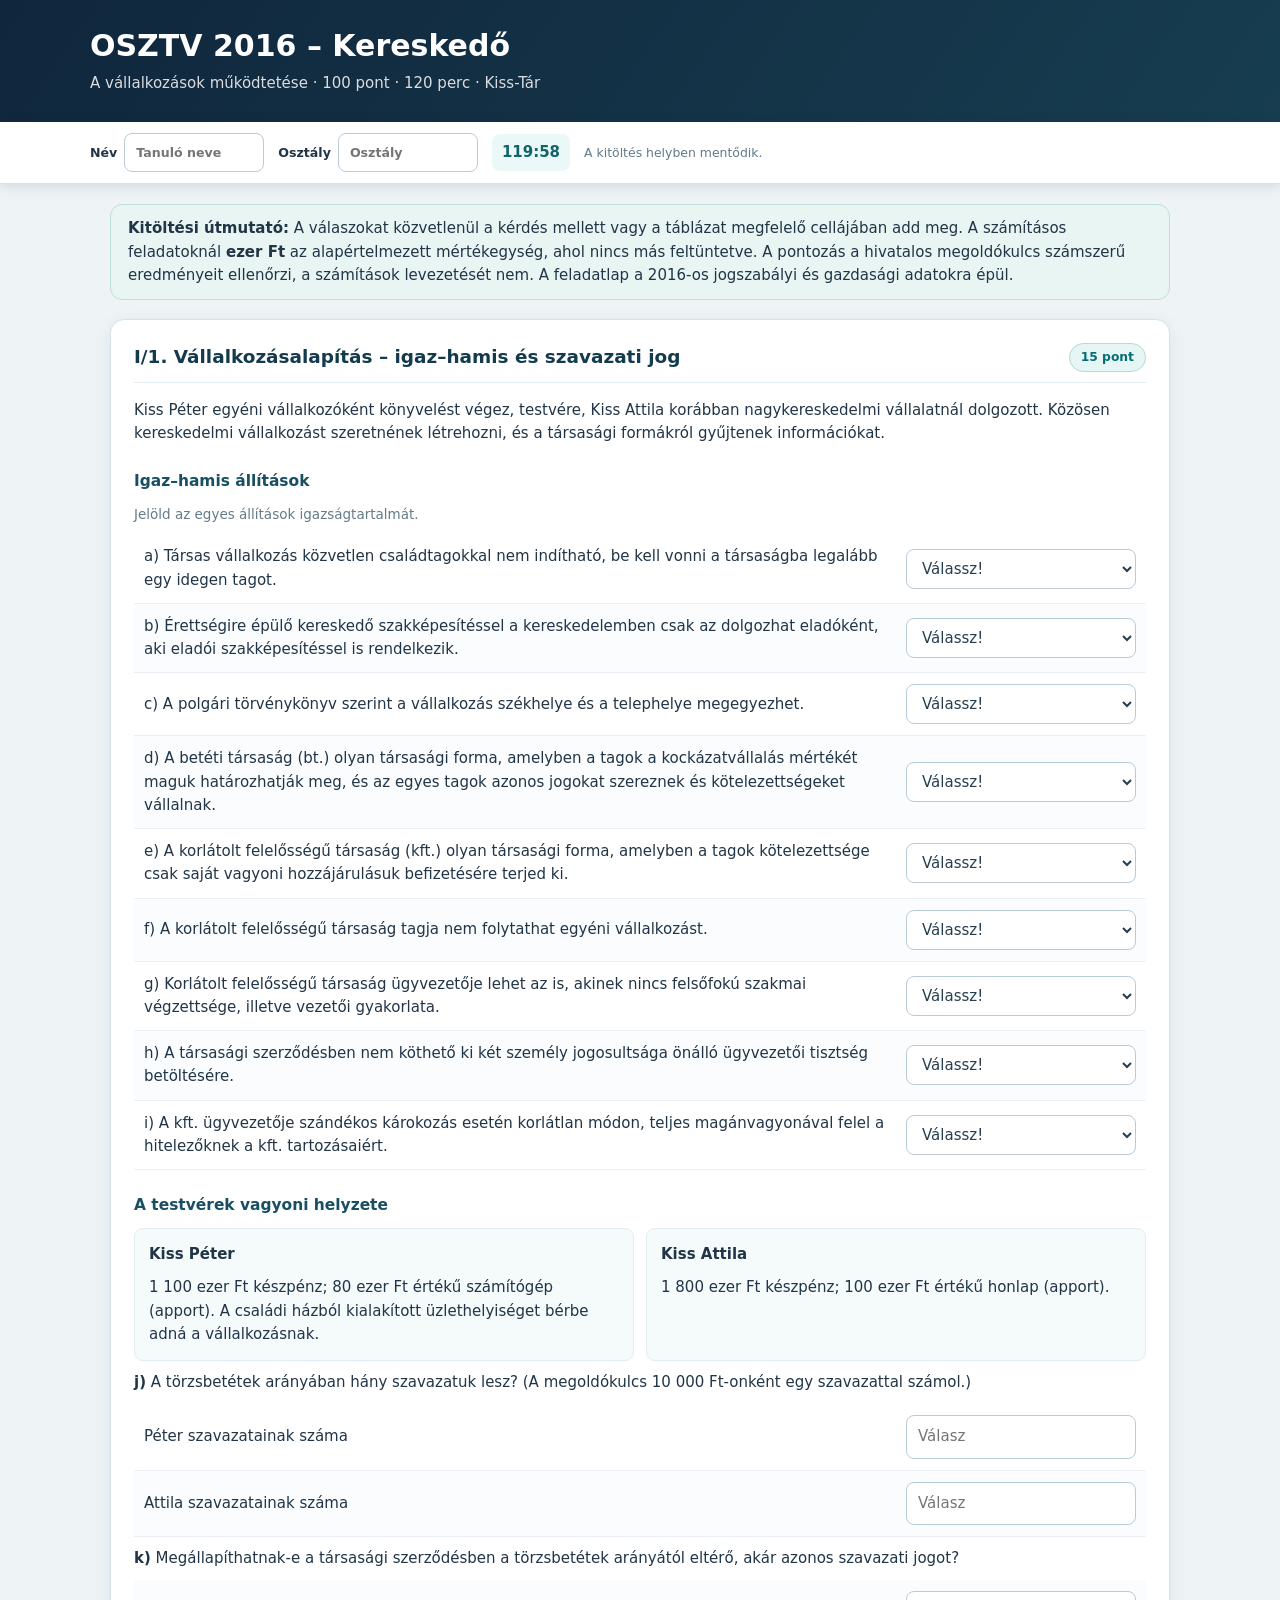
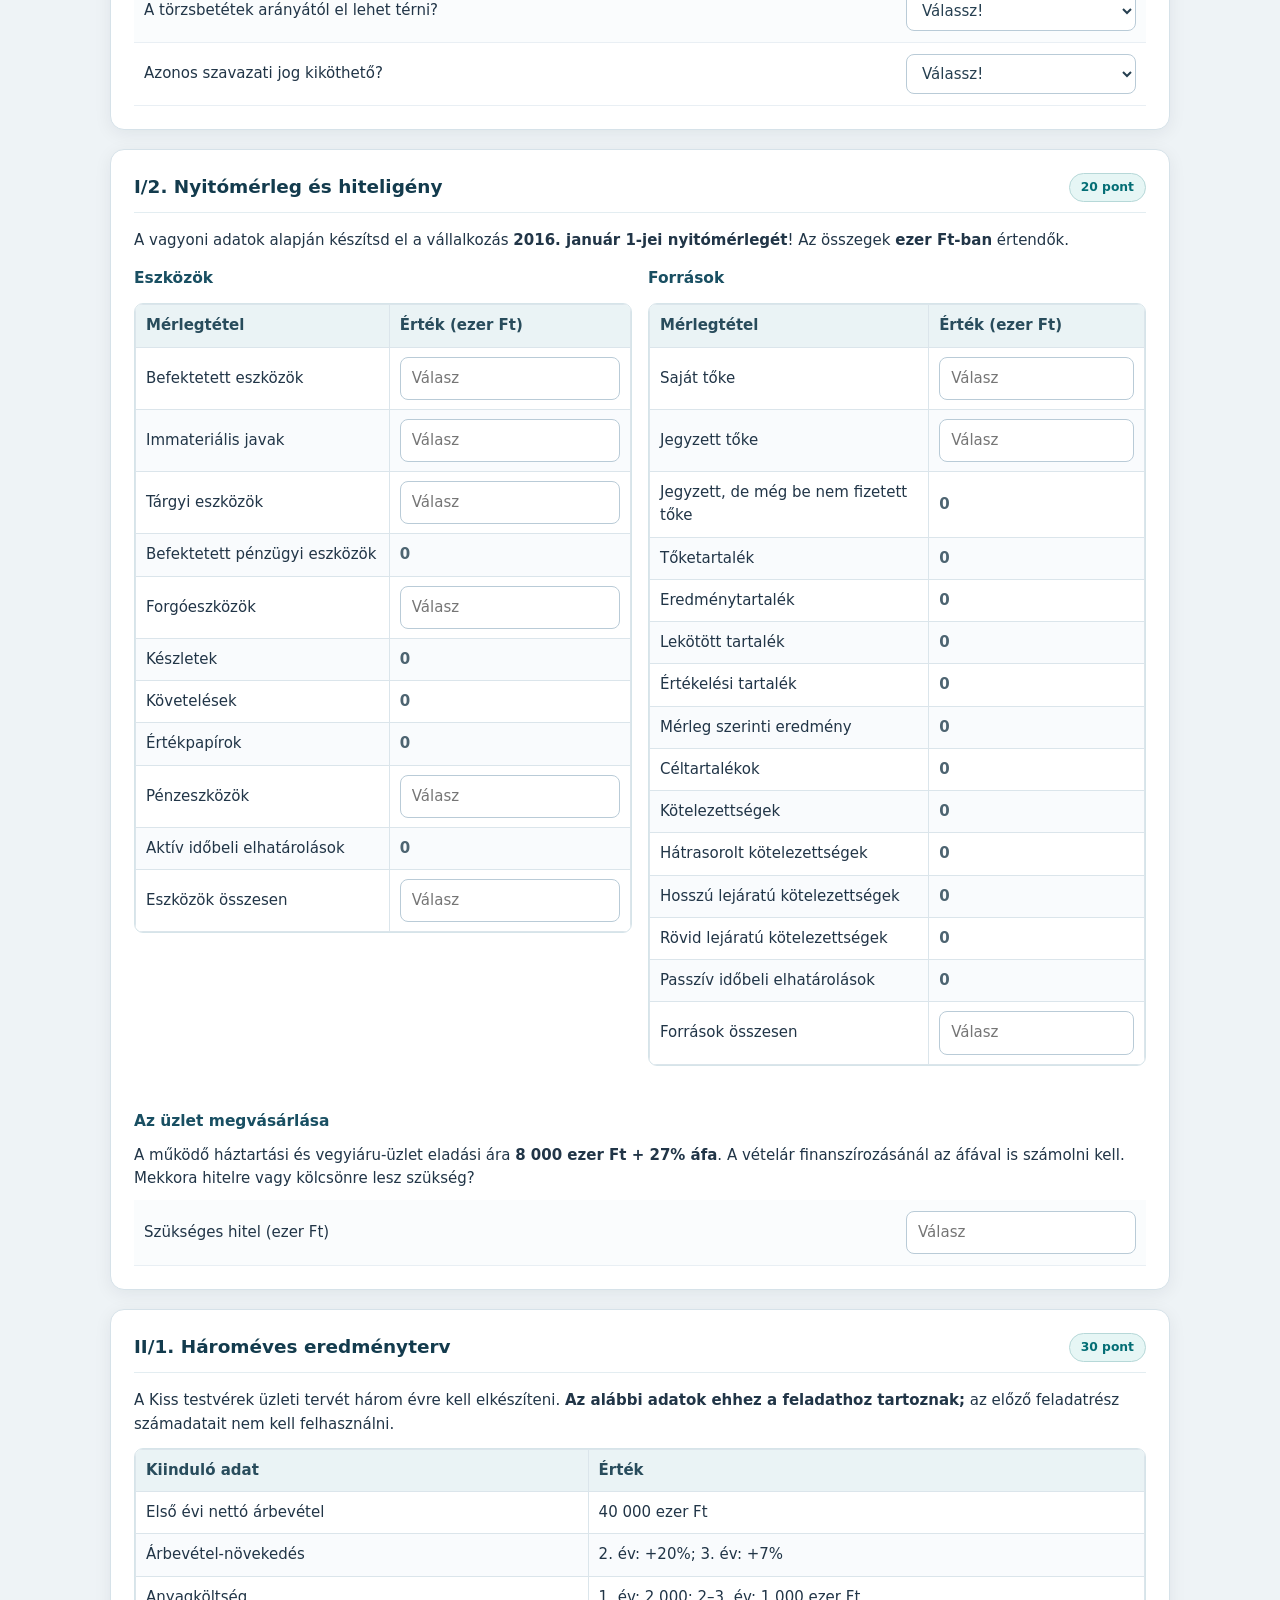
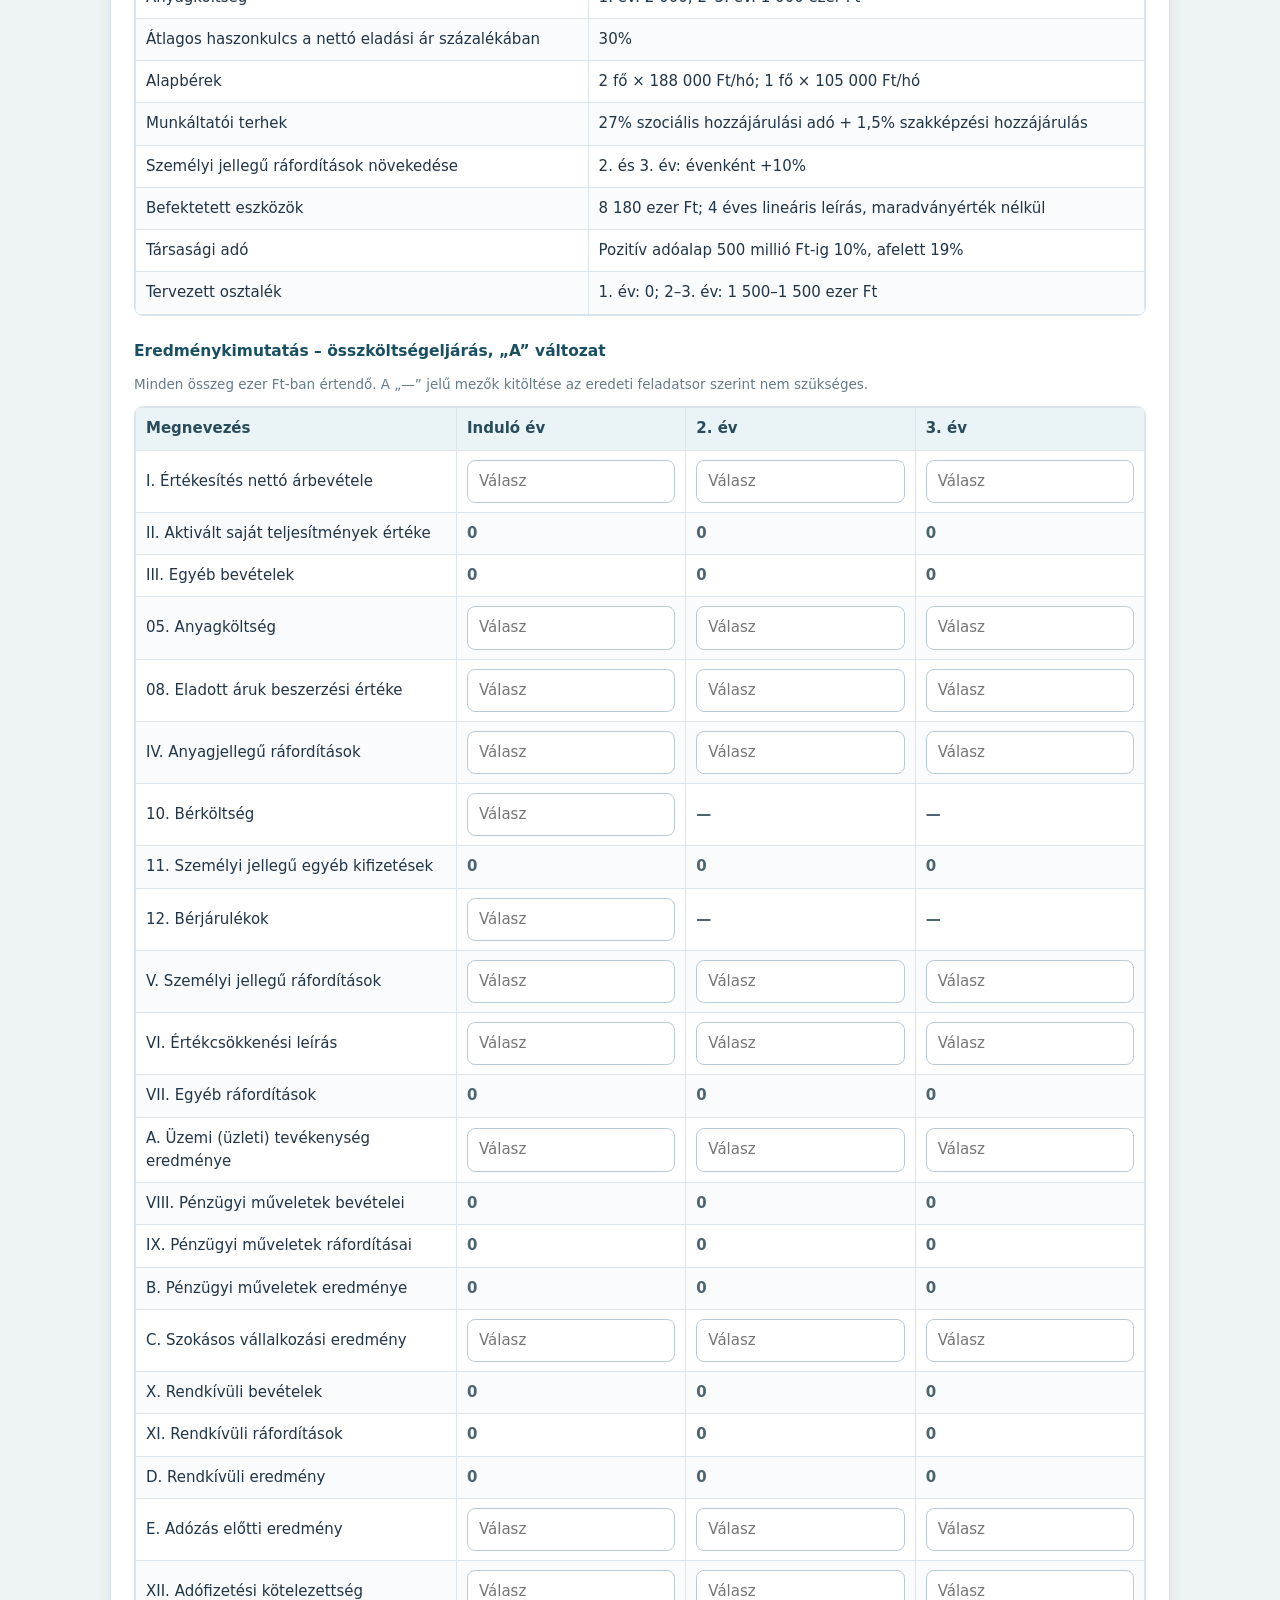
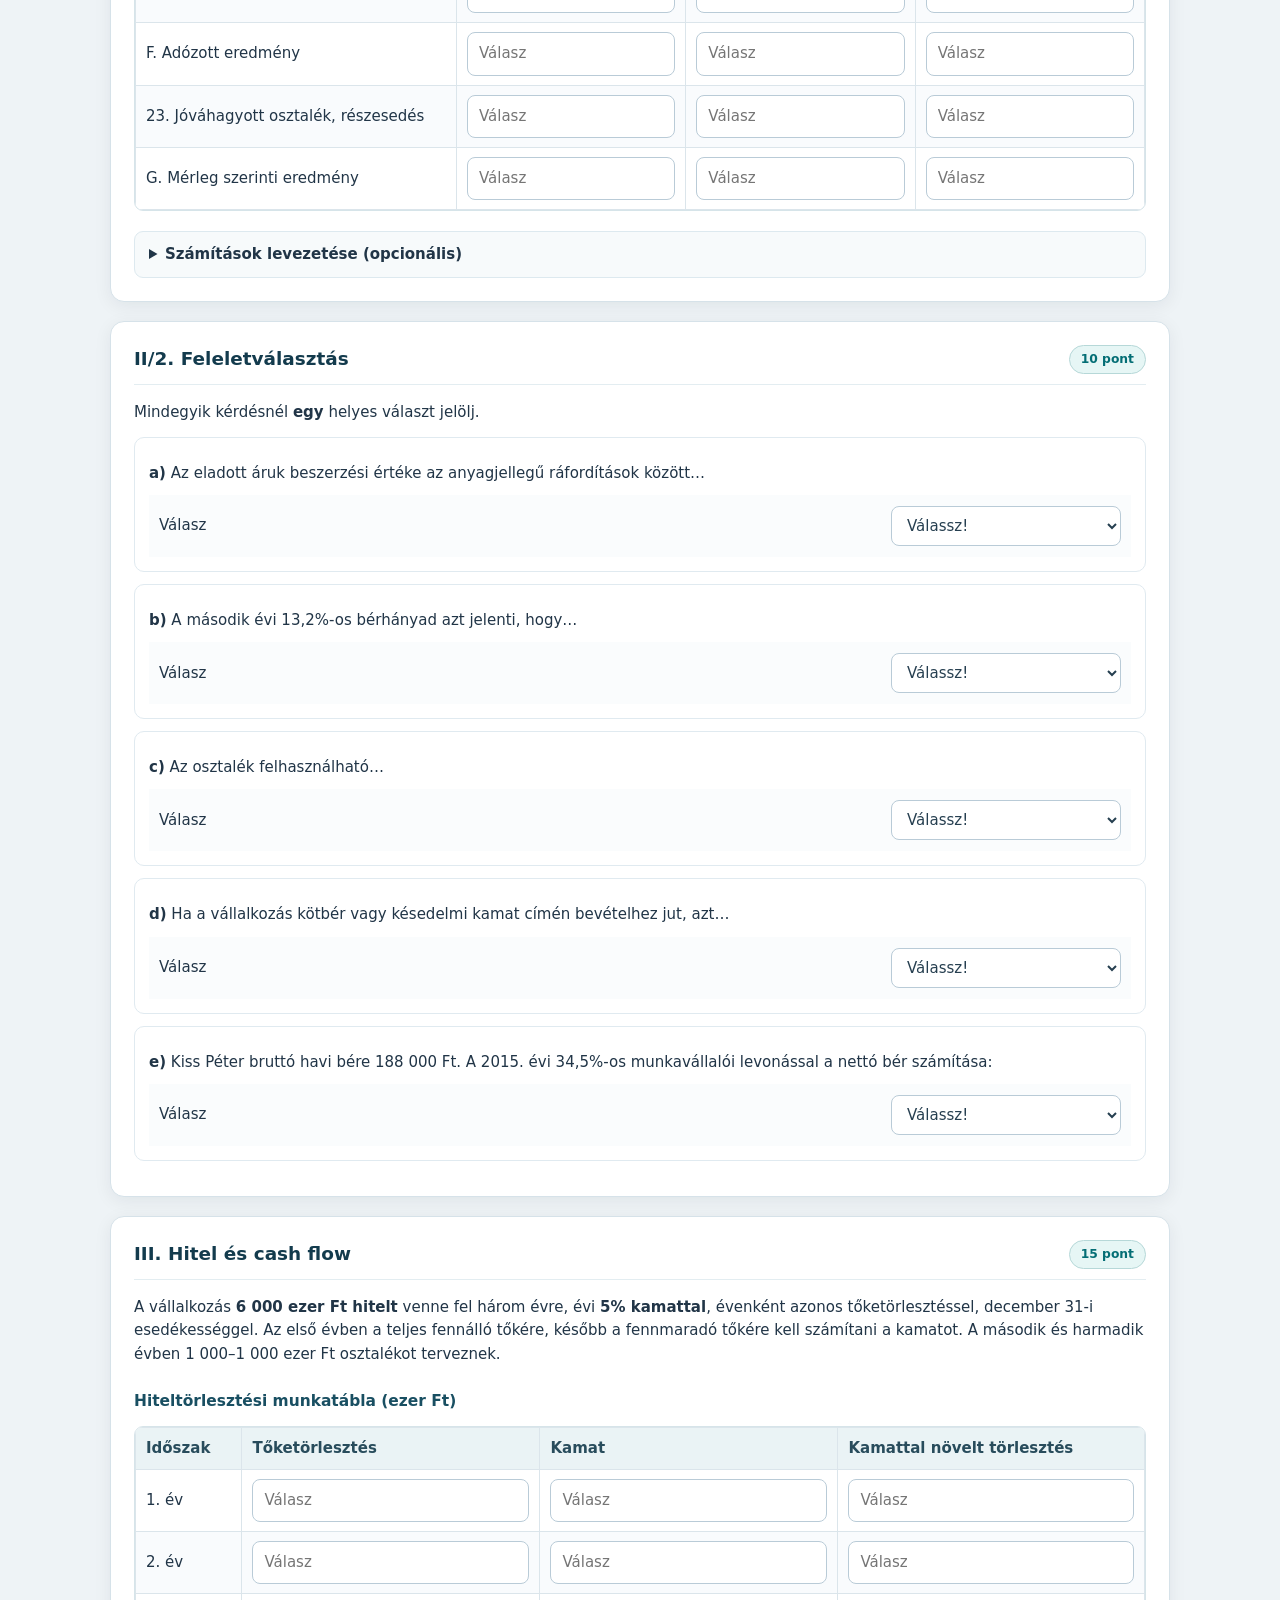
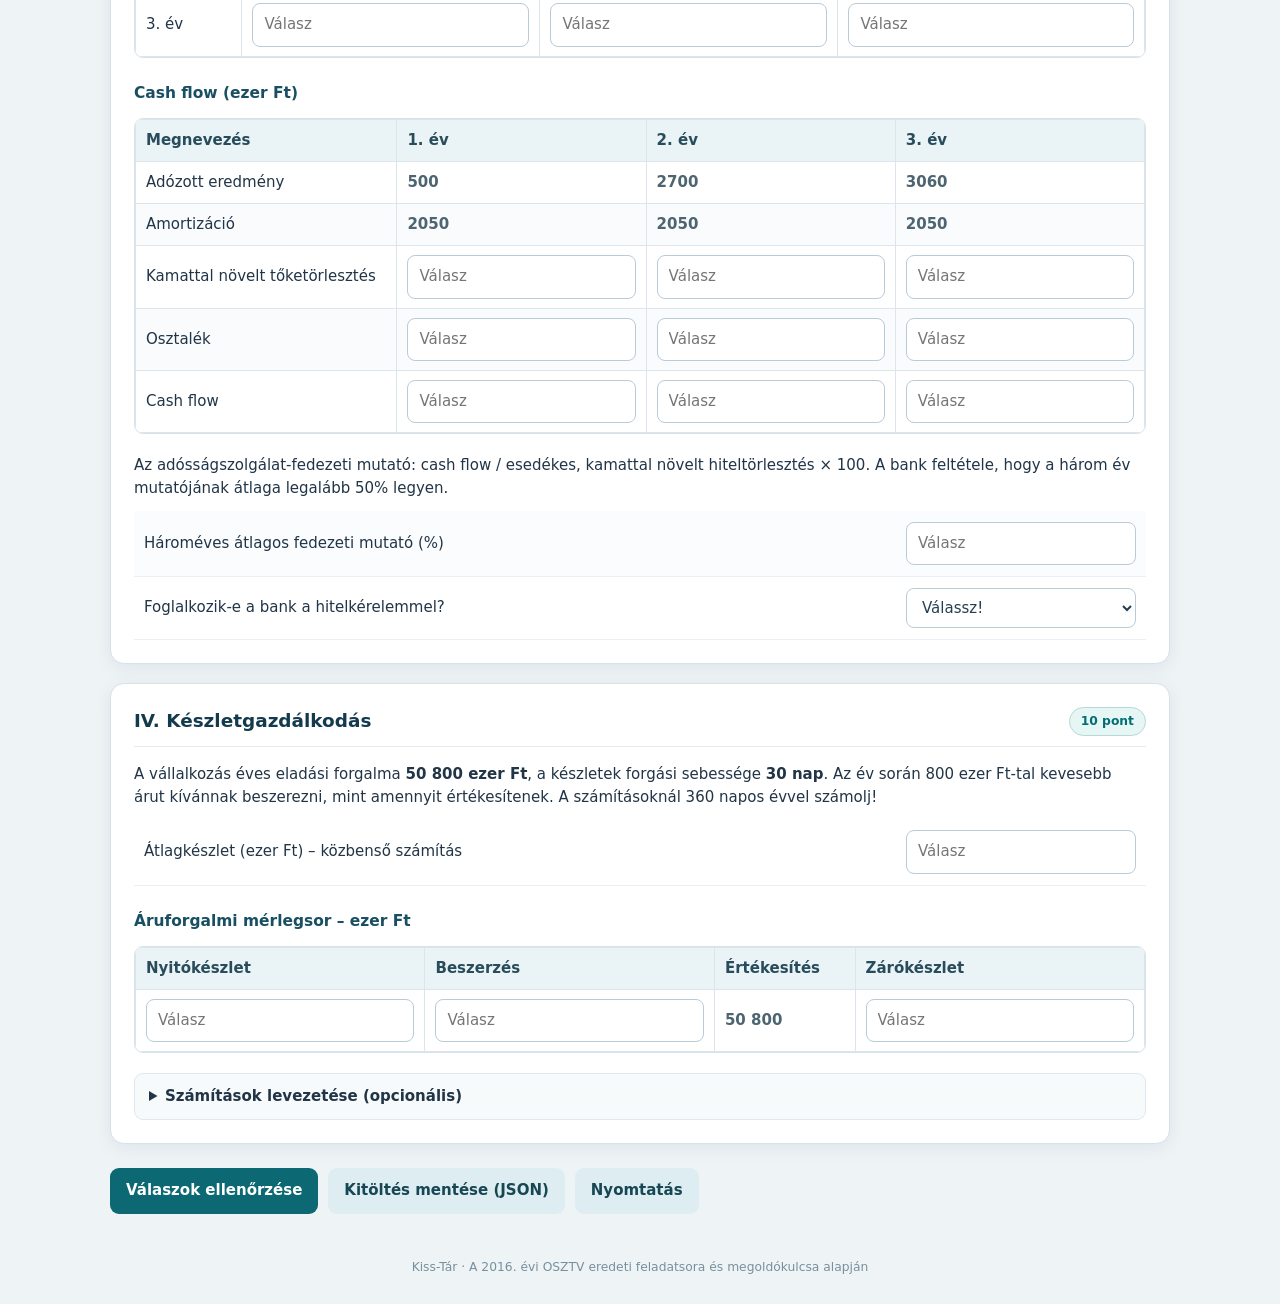
<file: kereskedelmi-ertekesito/feladatsorok/osztv-2016.html>
<!doctype html><html lang="hu"><head><meta charset="utf-8"><meta name="viewport" content="width=device-width,initial-scale=1"><title>OSZTV 2016 – Kereskedő | Kiss-Tár</title><style>
:root{font-family:system-ui,-apple-system,"Segoe UI",sans-serif;color:#213547;background:#eef3f6;font-size:15px}*{box-sizing:border-box}body{margin:0;line-height:1.55}header{background:linear-gradient(125deg,#10263c,#173d50);color:white;padding:27px max(20px,calc((100vw - 1100px)/2))}h1{font-size:clamp(1.35rem,3vw,2rem);line-height:1.25;margin:0 0 7px}header p{opacity:.84;margin:0}.toolbar{position:sticky;top:0;background:white;border-bottom:1px solid #d7e4ea;padding:11px max(18px,calc((100vw - 1100px)/2));display:flex;gap:14px;align-items:center;flex-wrap:wrap;z-index:4;box-shadow:0 2px 12px #1232}.toolbar label{display:flex;align-items:center;gap:7px;font-weight:650;font-size:.84rem}.toolbar input{width:140px}.clock{background:#eaf9f7;color:#12646a;padding:7px 10px;border-radius:8px;font-variant-numeric:tabular-nums;font-weight:750}main{max-width:1100px;margin:auto;padding:20px}.intro{background:#e8f5f2;border:1px solid #bcdfd9;border-radius:12px;padding:12px 17px}.task{background:white;border:1px solid #d6e2e9;border-radius:14px;margin:19px 0;padding:23px;box-shadow:0 4px 18px #1231}.task-head{display:flex;align-items:flex-start;justify-content:space-between;gap:20px;border-bottom:1px solid #e3edf1;margin:0 0 16px;padding-bottom:10px}.task h2{font-size:1.23rem;color:#133b4d;margin:0}.task h3{margin:24px 0 10px;font-size:1.03rem;color:#194f62}.section-sub{margin:4px 0 0;font-size:.86rem;color:#61798a}.pill{background:#e6f6f5;color:#046e75;border:1px solid #b6d8d8;font-size:.82rem;font-weight:700;border-radius:30px;padding:4px 11px;white-space:nowrap}.qa-row{display:grid;grid-template-columns:minmax(0,1fr) minmax(150px,230px);align-items:center;gap:16px;padding:11px 10px;border-bottom:1px solid #e9eff4}.qa-row:nth-child(even){background:#fafcfd}.qa-label{overflow-wrap:break-word}.qa-control{width:100%}.qa-control select,.qa-control input{width:100%}input,select,textarea{font:inherit;color:#263f50;background:white;border:1px solid #b9cbd7;border-radius:8px;padding:9px 11px;max-width:100%}input:focus,select:focus,textarea:focus{outline:2px solid #72b6b8;outline-offset:1px}.muted{color:#657b88;font-size:.9rem}p{margin:10px 0}.data-grid{display:grid;grid-template-columns:repeat(2,1fr);gap:12px}.data-grid>div{background:#f5fafb;border:1px solid #e1edf0;padding:14px;border-radius:9px}.data-grid p{margin-bottom:0}.tablewrap{overflow-x:auto;border:1px solid #d6e4e9;border-radius:9px;margin:12px 0 20px}table{width:100%;min-width:470px;border-collapse:collapse}td,th{border:1px solid #dbe5eb;padding:9px 10px;text-align:left;vertical-align:middle}th{background:#eaf3f5;color:#284c5c}td input{width:100%;min-width:86px}tbody tr:nth-child(even){background:#f9fbfd}.balance-grids{display:grid;grid-template-columns:1fr 1fr;gap:16px;align-items:start}.balance-grids h3{margin-top:5px}.fixed{display:inline-block;color:#4d6471;font-weight:650;white-space:nowrap}details{background:#f7fafb;border:1px solid #dde9ef;border-radius:9px;padding:11px 14px;margin-top:15px}summary{cursor:pointer;font-weight:600}textarea{width:100%;min-height:90px;display:block;margin-top:12px}.choice-block{border:1px solid #e0eaf0;padding:14px;border-radius:10px;margin:12px 0}.choice-block .qa-row{border:0}.actions{display:flex;gap:10px;flex-wrap:wrap;margin:24px 0}button{background:#0c6873;color:white;font:inherit;font-weight:700;border:0;border-radius:9px;padding:11px 16px;cursor:pointer}button.alt{background:#deedf2;color:#174753}.result{display:none;background:#eaf7ef;border:1px solid #a2d2b0;border-radius:12px;padding:18px;margin:14px 0;font-size:1.12rem}.result.show{display:block}.small{font-size:.83rem;color:#607b89}.feedback-good{border-color:#50a27d!important;background:#f3fff8!important}.feedback-bad{border-color:#dd9588!important;background:#fff7f5!important}.footer{text-align:center;color:#78909d;padding-bottom:27px;font-size:.82rem}@media(max-width:750px){.balance-grids,.data-grid{grid-template-columns:1fr}.task{padding:15px}.qa-row{grid-template-columns:1fr;gap:7px}.toolbar{position:static}.task-head{align-items:center}main{padding:12px}}@media print{.toolbar,.actions{display:none}body{background:#fff}.task{box-shadow:none;break-inside:avoid}header{background:white;color:#172d3e;padding:12px}.intro{display:none}}
</style></head><body><header><h1>OSZTV 2016 – Kereskedő</h1><p>A vállalkozások működtetése · 100 pont · 120 perc · Kiss-Tár</p></header><div class="toolbar"><label>Név <input name="student_name" placeholder="Tanuló neve"></label><label>Osztály <input name="student_class" placeholder="Osztály"></label><span class="clock" id="timer">120:00</span><span class="small" id="status">A kitöltés helyben mentődik.</span></div><main><div class="intro"><strong>Kitöltési útmutató:</strong> A válaszokat közvetlenül a kérdés mellett vagy a táblázat megfelelő cellájában add meg. A számításos feladatoknál <strong>ezer Ft</strong> az alapértelmezett mértékegység, ahol nincs más feltüntetve. A pontozás a hivatalos megoldókulcs számszerű eredményeit ellenőrzi, a számítások levezetését nem. A feladatlap a 2016-os jogszabályi és gazdasági adatokra épül.</div><section class="task"><div class="task-head"><div><h2>I/1. Vállalkozásalapítás – igaz–hamis és szavazati jog</h2></div><span class="pill">15 pont</span></div><p>Kiss Péter egyéni vállalkozóként könyvelést végez, testvére, Kiss Attila korábban nagykereskedelmi vállalatnál dolgozott. Közösen kereskedelmi vállalkozást szeretnének létrehozni, és a társasági formákról gyűjtenek információkat.</p><h3>Igaz–hamis állítások</h3><p class="muted">Jelöld az egyes állítások igazságtartalmát.</p><div class="qa-row"><div class="qa-label">a) Társas vállalkozás közvetlen családtagokkal nem indítható, be kell vonni a társaságba legalább egy idegen tagot.</div><div class="qa-control"><select name="i1_a" id="i1_a" aria-label="Válasz"><option value="">Válassz!</option><option value="I">Igaz</option><option value="H">Hamis</option></select></div></div><div class="qa-row"><div class="qa-label">b) Érettségire épülő kereskedő szakképesítéssel a kereskedelemben csak az dolgozhat eladóként, aki eladói szakképesítéssel is rendelkezik.</div><div class="qa-control"><select name="i1_b" id="i1_b" aria-label="Válasz"><option value="">Válassz!</option><option value="I">Igaz</option><option value="H">Hamis</option></select></div></div><div class="qa-row"><div class="qa-label">c) A polgári törvénykönyv szerint a vállalkozás székhelye és a telephelye megegyezhet.</div><div class="qa-control"><select name="i1_c" id="i1_c" aria-label="Válasz"><option value="">Válassz!</option><option value="I">Igaz</option><option value="H">Hamis</option></select></div></div><div class="qa-row"><div class="qa-label">d) A betéti társaság (bt.) olyan társasági forma, amelyben a tagok a kockázatvállalás mértékét maguk határozhatják meg, és az egyes tagok azonos jogokat szereznek és kötelezettségeket vállalnak.</div><div class="qa-control"><select name="i1_d" id="i1_d" aria-label="Válasz"><option value="">Válassz!</option><option value="I">Igaz</option><option value="H">Hamis</option></select></div></div><div class="qa-row"><div class="qa-label">e) A korlátolt felelősségű társaság (kft.) olyan társasági forma, amelyben a tagok kötelezettsége csak saját vagyoni hozzájárulásuk befizetésére terjed ki.</div><div class="qa-control"><select name="i1_e" id="i1_e" aria-label="Válasz"><option value="">Válassz!</option><option value="I">Igaz</option><option value="H">Hamis</option></select></div></div><div class="qa-row"><div class="qa-label">f) A korlátolt felelősségű társaság tagja nem folytathat egyéni vállalkozást.</div><div class="qa-control"><select name="i1_f" id="i1_f" aria-label="Válasz"><option value="">Válassz!</option><option value="I">Igaz</option><option value="H">Hamis</option></select></div></div><div class="qa-row"><div class="qa-label">g) Korlátolt felelősségű társaság ügyvezetője lehet az is, akinek nincs felsőfokú szakmai végzettsége, illetve vezetői gyakorlata.</div><div class="qa-control"><select name="i1_g" id="i1_g" aria-label="Válasz"><option value="">Válassz!</option><option value="I">Igaz</option><option value="H">Hamis</option></select></div></div><div class="qa-row"><div class="qa-label">h) A társasági szerződésben nem köthető ki két személy jogosultsága önálló ügyvezetői tisztség betöltésére.</div><div class="qa-control"><select name="i1_h" id="i1_h" aria-label="Válasz"><option value="">Válassz!</option><option value="I">Igaz</option><option value="H">Hamis</option></select></div></div><div class="qa-row"><div class="qa-label">i) A kft. ügyvezetője szándékos károkozás esetén korlátlan módon, teljes magánvagyonával felel a hitelezőknek a kft. tartozásaiért.</div><div class="qa-control"><select name="i1_i" id="i1_i" aria-label="Válasz"><option value="">Válassz!</option><option value="I">Igaz</option><option value="H">Hamis</option></select></div></div><h3>A testvérek vagyoni helyzete</h3><div class="data-grid"><div><strong>Kiss Péter</strong><p>1 100 ezer Ft készpénz; 80 ezer Ft értékű számítógép (apport). A családi házból kialakított üzlethelyiséget bérbe adná a vállalkozásnak.</p></div><div><strong>Kiss Attila</strong><p>1 800 ezer Ft készpénz; 100 ezer Ft értékű honlap (apport).</p></div></div><p><strong>j)</strong> A törzsbetétek arányában hány szavazatuk lesz? (A megoldókulcs 10 000 Ft-onként egy szavazattal számol.)</p><div class="qa-row"><div class="qa-label">Péter szavazatainak száma</div><div class="qa-control"><input class="answer-input" name="i1_peter" id="i1_peter" aria-label="i1_peter" placeholder="Válasz" autocomplete="off" inputmode="decimal"></div></div><div class="qa-row"><div class="qa-label">Attila szavazatainak száma</div><div class="qa-control"><input class="answer-input" name="i1_attila" id="i1_attila" aria-label="i1_attila" placeholder="Válasz" autocomplete="off" inputmode="decimal"></div></div><p><strong>k)</strong> Megállapíthatnak-e a társasági szerződésben a törzsbetétek arányától eltérő, akár azonos szavazati jogot?</p><div class="qa-row"><div class="qa-label">A törzsbetétek arányától el lehet térni?</div><div class="qa-control"><select name="i1_elt" id="i1_elt" aria-label="Válasz"><option value="">Válassz!</option><option value="Igen">Igen</option><option value="Nem">Nem</option></select></div></div><div class="qa-row"><div class="qa-label">Azonos szavazati jog kiköthető?</div><div class="qa-control"><select name="i1_azon" id="i1_azon" aria-label="Válasz"><option value="">Válassz!</option><option value="Igen">Igen</option><option value="Nem">Nem</option></select></div></div></section><section class="task"><div class="task-head"><div><h2>I/2. Nyitómérleg és hiteligény</h2></div><span class="pill">20 pont</span></div><p>A vagyoni adatok alapján készítsd el a vállalkozás <strong>2016. január 1-jei nyitómérlegét</strong>! Az összegek <strong>ezer Ft-ban</strong> értendők.</p><div class="balance-grids"><div><h3>Eszközök</h3><div class="tablewrap"><table><thead><tr><th>Mérlegtétel</th><th>Érték (ezer Ft)</th></tr></thead><tbody><tr><td>Befektetett eszközök</td><td><input class="answer-input" name="i2_a0" id="i2_a0" aria-label="i2_a0" placeholder="Válasz" autocomplete="off" inputmode="decimal"></td></tr><tr><td>Immateriális javak</td><td><input class="answer-input" name="i2_a1" id="i2_a1" aria-label="i2_a1" placeholder="Válasz" autocomplete="off" inputmode="decimal"></td></tr><tr><td>Tárgyi eszközök</td><td><input class="answer-input" name="i2_a2" id="i2_a2" aria-label="i2_a2" placeholder="Válasz" autocomplete="off" inputmode="decimal"></td></tr><tr><td>Befektetett pénzügyi eszközök</td><td><span class="fixed">0</span></td></tr><tr><td>Forgóeszközök</td><td><input class="answer-input" name="i2_a4" id="i2_a4" aria-label="i2_a4" placeholder="Válasz" autocomplete="off" inputmode="decimal"></td></tr><tr><td>Készletek</td><td><span class="fixed">0</span></td></tr><tr><td>Követelések</td><td><span class="fixed">0</span></td></tr><tr><td>Értékpapírok</td><td><span class="fixed">0</span></td></tr><tr><td>Pénzeszközök</td><td><input class="answer-input" name="i2_a8" id="i2_a8" aria-label="i2_a8" placeholder="Válasz" autocomplete="off" inputmode="decimal"></td></tr><tr><td>Aktív időbeli elhatárolások</td><td><span class="fixed">0</span></td></tr><tr><td>Eszközök összesen</td><td><input class="answer-input" name="i2_a10" id="i2_a10" aria-label="i2_a10" placeholder="Válasz" autocomplete="off" inputmode="decimal"></td></tr></tbody></table></div></div><div><h3>Források</h3><div class="tablewrap"><table><thead><tr><th>Mérlegtétel</th><th>Érték (ezer Ft)</th></tr></thead><tbody><tr><td>Saját tőke</td><td><input class="answer-input" name="i2_f0" id="i2_f0" aria-label="i2_f0" placeholder="Válasz" autocomplete="off" inputmode="decimal"></td></tr><tr><td>Jegyzett tőke</td><td><input class="answer-input" name="i2_f1" id="i2_f1" aria-label="i2_f1" placeholder="Válasz" autocomplete="off" inputmode="decimal"></td></tr><tr><td>Jegyzett, de még be nem fizetett tőke</td><td><span class="fixed">0</span></td></tr><tr><td>Tőketartalék</td><td><span class="fixed">0</span></td></tr><tr><td>Eredménytartalék</td><td><span class="fixed">0</span></td></tr><tr><td>Lekötött tartalék</td><td><span class="fixed">0</span></td></tr><tr><td>Értékelési tartalék</td><td><span class="fixed">0</span></td></tr><tr><td>Mérleg szerinti eredmény</td><td><span class="fixed">0</span></td></tr><tr><td>Céltartalékok</td><td><span class="fixed">0</span></td></tr><tr><td>Kötelezettségek</td><td><span class="fixed">0</span></td></tr><tr><td>Hátrasorolt kötelezettségek</td><td><span class="fixed">0</span></td></tr><tr><td>Hosszú lejáratú kötelezettségek</td><td><span class="fixed">0</span></td></tr><tr><td>Rövid lejáratú kötelezettségek</td><td><span class="fixed">0</span></td></tr><tr><td>Passzív időbeli elhatárolások</td><td><span class="fixed">0</span></td></tr><tr><td>Források összesen</td><td><input class="answer-input" name="i2_f14" id="i2_f14" aria-label="i2_f14" placeholder="Válasz" autocomplete="off" inputmode="decimal"></td></tr></tbody></table></div></div></div><h3>Az üzlet megvásárlása</h3><p>A működő háztartási és vegyiáru-üzlet eladási ára <strong>8 000 ezer Ft + 27% áfa</strong>. A vételár finanszírozásánál az áfával is számolni kell. Mekkora hitelre vagy kölcsönre lesz szükség?</p><div class="qa-row"><div class="qa-label">Szükséges hitel (ezer Ft)</div><div class="qa-control"><input class="answer-input" name="i2_hitel" id="i2_hitel" aria-label="i2_hitel" placeholder="Válasz" autocomplete="off" inputmode="decimal"></div></div></section><section class="task"><div class="task-head"><div><h2>II/1. Hároméves eredményterv</h2></div><span class="pill">30 pont</span></div><p>A Kiss testvérek üzleti tervét három évre kell elkészíteni. <strong>Az alábbi adatok ehhez a feladathoz tartoznak;</strong> az előző feladatrész számadatait nem kell felhasználni.</p><div class="tablewrap"><table><thead><tr><th>Kiinduló adat</th><th>Érték</th></tr></thead><tbody><tr><td>Első évi nettó árbevétel</td><td>40 000 ezer Ft</td></tr><tr><td>Árbevétel-növekedés</td><td>2. év: +20%; 3. év: +7%</td></tr><tr><td>Anyagköltség</td><td>1. év: 2 000; 2–3. év: 1 000 ezer Ft</td></tr><tr><td>Átlagos haszonkulcs a nettó eladási ár százalékában</td><td>30%</td></tr><tr><td>Alapbérek</td><td>2 fő × 188 000 Ft/hó; 1 fő × 105 000 Ft/hó</td></tr><tr><td>Munkáltatói terhek</td><td>27% szociális hozzájárulási adó + 1,5% szakképzési hozzájárulás</td></tr><tr><td>Személyi jellegű ráfordítások növekedése</td><td>2. és 3. év: évenként +10%</td></tr><tr><td>Befektetett eszközök</td><td>8 180 ezer Ft; 4 éves lineáris leírás, maradványérték nélkül</td></tr><tr><td>Társasági adó</td><td>Pozitív adóalap 500 millió Ft-ig 10%, afelett 19%</td></tr><tr><td>Tervezett osztalék</td><td>1. év: 0; 2–3. év: 1 500–1 500 ezer Ft</td></tr></tbody></table></div><h3>Eredménykimutatás – összköltségeljárás, „A” változat</h3><p class="muted">Minden összeg ezer Ft-ban értendő. A „—” jelű mezők kitöltése az eredeti feladatsor szerint nem szükséges.</p><div class="tablewrap"><table><thead><tr><th>Megnevezés</th><th>Induló év</th><th>2. év</th><th>3. év</th></tr></thead><tbody><tr><td>I. Értékesítés nettó árbevétele</td><td><input class="answer-input" name="ii1_0_0" id="ii1_0_0" aria-label="ii1_0_0" placeholder="Válasz" autocomplete="off" inputmode="decimal"></td><td><input class="answer-input" name="ii1_0_1" id="ii1_0_1" aria-label="ii1_0_1" placeholder="Válasz" autocomplete="off" inputmode="decimal"></td><td><input class="answer-input" name="ii1_0_2" id="ii1_0_2" aria-label="ii1_0_2" placeholder="Válasz" autocomplete="off" inputmode="decimal"></td></tr><tr><td>II. Aktivált saját teljesítmények értéke</td><td><span class="fixed">0</span></td><td><span class="fixed">0</span></td><td><span class="fixed">0</span></td></tr><tr><td>III. Egyéb bevételek</td><td><span class="fixed">0</span></td><td><span class="fixed">0</span></td><td><span class="fixed">0</span></td></tr><tr><td>05. Anyagköltség</td><td><input class="answer-input" name="ii1_3_0" id="ii1_3_0" aria-label="ii1_3_0" placeholder="Válasz" autocomplete="off" inputmode="decimal"></td><td><input class="answer-input" name="ii1_3_1" id="ii1_3_1" aria-label="ii1_3_1" placeholder="Válasz" autocomplete="off" inputmode="decimal"></td><td><input class="answer-input" name="ii1_3_2" id="ii1_3_2" aria-label="ii1_3_2" placeholder="Válasz" autocomplete="off" inputmode="decimal"></td></tr><tr><td>08. Eladott áruk beszerzési értéke</td><td><input class="answer-input" name="ii1_4_0" id="ii1_4_0" aria-label="ii1_4_0" placeholder="Válasz" autocomplete="off" inputmode="decimal"></td><td><input class="answer-input" name="ii1_4_1" id="ii1_4_1" aria-label="ii1_4_1" placeholder="Válasz" autocomplete="off" inputmode="decimal"></td><td><input class="answer-input" name="ii1_4_2" id="ii1_4_2" aria-label="ii1_4_2" placeholder="Válasz" autocomplete="off" inputmode="decimal"></td></tr><tr><td>IV. Anyagjellegű ráfordítások</td><td><input class="answer-input" name="ii1_5_0" id="ii1_5_0" aria-label="ii1_5_0" placeholder="Válasz" autocomplete="off" inputmode="decimal"></td><td><input class="answer-input" name="ii1_5_1" id="ii1_5_1" aria-label="ii1_5_1" placeholder="Válasz" autocomplete="off" inputmode="decimal"></td><td><input class="answer-input" name="ii1_5_2" id="ii1_5_2" aria-label="ii1_5_2" placeholder="Válasz" autocomplete="off" inputmode="decimal"></td></tr><tr><td>10. Bérköltség</td><td><input class="answer-input" name="ii1_6_0" id="ii1_6_0" aria-label="ii1_6_0" placeholder="Válasz" autocomplete="off" inputmode="decimal"></td><td><span class="fixed" title="Nem szükséges kiszámítani">—</span></td><td><span class="fixed" title="Nem szükséges kiszámítani">—</span></td></tr><tr><td>11. Személyi jellegű egyéb kifizetések</td><td><span class="fixed">0</span></td><td><span class="fixed">0</span></td><td><span class="fixed">0</span></td></tr><tr><td>12. Bérjárulékok</td><td><input class="answer-input" name="ii1_8_0" id="ii1_8_0" aria-label="ii1_8_0" placeholder="Válasz" autocomplete="off" inputmode="decimal"></td><td><span class="fixed" title="Nem szükséges kiszámítani">—</span></td><td><span class="fixed" title="Nem szükséges kiszámítani">—</span></td></tr><tr><td>V. Személyi jellegű ráfordítások</td><td><input class="answer-input" name="ii1_9_0" id="ii1_9_0" aria-label="ii1_9_0" placeholder="Válasz" autocomplete="off" inputmode="decimal"></td><td><input class="answer-input" name="ii1_9_1" id="ii1_9_1" aria-label="ii1_9_1" placeholder="Válasz" autocomplete="off" inputmode="decimal"></td><td><input class="answer-input" name="ii1_9_2" id="ii1_9_2" aria-label="ii1_9_2" placeholder="Válasz" autocomplete="off" inputmode="decimal"></td></tr><tr><td>VI. Értékcsökkenési leírás</td><td><input class="answer-input" name="ii1_10_0" id="ii1_10_0" aria-label="ii1_10_0" placeholder="Válasz" autocomplete="off" inputmode="decimal"></td><td><input class="answer-input" name="ii1_10_1" id="ii1_10_1" aria-label="ii1_10_1" placeholder="Válasz" autocomplete="off" inputmode="decimal"></td><td><input class="answer-input" name="ii1_10_2" id="ii1_10_2" aria-label="ii1_10_2" placeholder="Válasz" autocomplete="off" inputmode="decimal"></td></tr><tr><td>VII. Egyéb ráfordítások</td><td><span class="fixed">0</span></td><td><span class="fixed">0</span></td><td><span class="fixed">0</span></td></tr><tr><td>A. Üzemi (üzleti) tevékenység eredménye</td><td><input class="answer-input" name="ii1_12_0" id="ii1_12_0" aria-label="ii1_12_0" placeholder="Válasz" autocomplete="off" inputmode="decimal"></td><td><input class="answer-input" name="ii1_12_1" id="ii1_12_1" aria-label="ii1_12_1" placeholder="Válasz" autocomplete="off" inputmode="decimal"></td><td><input class="answer-input" name="ii1_12_2" id="ii1_12_2" aria-label="ii1_12_2" placeholder="Válasz" autocomplete="off" inputmode="decimal"></td></tr><tr><td>VIII. Pénzügyi műveletek bevételei</td><td><span class="fixed">0</span></td><td><span class="fixed">0</span></td><td><span class="fixed">0</span></td></tr><tr><td>IX. Pénzügyi műveletek ráfordításai</td><td><span class="fixed">0</span></td><td><span class="fixed">0</span></td><td><span class="fixed">0</span></td></tr><tr><td>B. Pénzügyi műveletek eredménye</td><td><span class="fixed">0</span></td><td><span class="fixed">0</span></td><td><span class="fixed">0</span></td></tr><tr><td>C. Szokásos vállalkozási eredmény</td><td><input class="answer-input" name="ii1_16_0" id="ii1_16_0" aria-label="ii1_16_0" placeholder="Válasz" autocomplete="off" inputmode="decimal"></td><td><input class="answer-input" name="ii1_16_1" id="ii1_16_1" aria-label="ii1_16_1" placeholder="Válasz" autocomplete="off" inputmode="decimal"></td><td><input class="answer-input" name="ii1_16_2" id="ii1_16_2" aria-label="ii1_16_2" placeholder="Válasz" autocomplete="off" inputmode="decimal"></td></tr><tr><td>X. Rendkívüli bevételek</td><td><span class="fixed">0</span></td><td><span class="fixed">0</span></td><td><span class="fixed">0</span></td></tr><tr><td>XI. Rendkívüli ráfordítások</td><td><span class="fixed">0</span></td><td><span class="fixed">0</span></td><td><span class="fixed">0</span></td></tr><tr><td>D. Rendkívüli eredmény</td><td><span class="fixed">0</span></td><td><span class="fixed">0</span></td><td><span class="fixed">0</span></td></tr><tr><td>E. Adózás előtti eredmény</td><td><input class="answer-input" name="ii1_20_0" id="ii1_20_0" aria-label="ii1_20_0" placeholder="Válasz" autocomplete="off" inputmode="decimal"></td><td><input class="answer-input" name="ii1_20_1" id="ii1_20_1" aria-label="ii1_20_1" placeholder="Válasz" autocomplete="off" inputmode="decimal"></td><td><input class="answer-input" name="ii1_20_2" id="ii1_20_2" aria-label="ii1_20_2" placeholder="Válasz" autocomplete="off" inputmode="decimal"></td></tr><tr><td>XII. Adófizetési kötelezettség</td><td><input class="answer-input" name="ii1_21_0" id="ii1_21_0" aria-label="ii1_21_0" placeholder="Válasz" autocomplete="off" inputmode="decimal"></td><td><input class="answer-input" name="ii1_21_1" id="ii1_21_1" aria-label="ii1_21_1" placeholder="Válasz" autocomplete="off" inputmode="decimal"></td><td><input class="answer-input" name="ii1_21_2" id="ii1_21_2" aria-label="ii1_21_2" placeholder="Válasz" autocomplete="off" inputmode="decimal"></td></tr><tr><td>F. Adózott eredmény</td><td><input class="answer-input" name="ii1_22_0" id="ii1_22_0" aria-label="ii1_22_0" placeholder="Válasz" autocomplete="off" inputmode="decimal"></td><td><input class="answer-input" name="ii1_22_1" id="ii1_22_1" aria-label="ii1_22_1" placeholder="Válasz" autocomplete="off" inputmode="decimal"></td><td><input class="answer-input" name="ii1_22_2" id="ii1_22_2" aria-label="ii1_22_2" placeholder="Válasz" autocomplete="off" inputmode="decimal"></td></tr><tr><td>23. Jóváhagyott osztalék, részesedés</td><td><input class="answer-input" name="ii1_23_0" id="ii1_23_0" aria-label="ii1_23_0" placeholder="Válasz" autocomplete="off" inputmode="decimal"></td><td><input class="answer-input" name="ii1_23_1" id="ii1_23_1" aria-label="ii1_23_1" placeholder="Válasz" autocomplete="off" inputmode="decimal"></td><td><input class="answer-input" name="ii1_23_2" id="ii1_23_2" aria-label="ii1_23_2" placeholder="Válasz" autocomplete="off" inputmode="decimal"></td></tr><tr><td>G. Mérleg szerinti eredmény</td><td><input class="answer-input" name="ii1_24_0" id="ii1_24_0" aria-label="ii1_24_0" placeholder="Válasz" autocomplete="off" inputmode="decimal"></td><td><input class="answer-input" name="ii1_24_1" id="ii1_24_1" aria-label="ii1_24_1" placeholder="Válasz" autocomplete="off" inputmode="decimal"></td><td><input class="answer-input" name="ii1_24_2" id="ii1_24_2" aria-label="ii1_24_2" placeholder="Válasz" autocomplete="off" inputmode="decimal"></td></tr></tbody></table></div><details><summary>Számítások levezetése (opcionális)</summary><textarea name="ii1_work" placeholder="A számítások menete…"></textarea></details></section><section class="task"><div class="task-head"><div><h2>II/2. Feleletválasztás</h2></div><span class="pill">10 pont</span></div><p>Mindegyik kérdésnél <strong>egy</strong> helyes választ jelölj.</p><div class="choice-block"><p><strong>a)</strong> Az eladott áruk beszerzési értéke az anyagjellegű ráfordítások között…</p><div class="qa-row"><div class="qa-label">Válasz</div><div class="qa-control"><select name="ii2_a" id="ii2_a" aria-label="Válasz"><option value="">Válassz!</option><option value="1">fogyasztói áron szerepel.</option><option value="2">nettó beszerzési áron szerepel.</option><option value="3">nettó eladási áron van nyilvántartva.</option></select></div></div></div><div class="choice-block"><p><strong>b)</strong> A második évi 13,2%-os bérhányad azt jelenti, hogy…</p><div class="qa-row"><div class="qa-label">Válasz</div><div class="qa-control"><select name="ii2_b" id="ii2_b" aria-label="Válasz"><option value="">Válassz!</option><option value="1">a kifizetett bérösszeg 13,2%-kal nőtt.</option><option value="2">a nettó árbevétel 13,2%-a a bérköltség.</option><option value="3">a személyi jellegű ráfordítások 13,2%-a a béralap.</option></select></div></div></div><div class="choice-block"><p><strong>c)</strong> Az osztalék felhasználható…</p><div class="qa-row"><div class="qa-label">Válasz</div><div class="qa-control"><select name="ii2_c" id="ii2_c" aria-label="Válasz"><option value="">Válassz!</option><option value="1">a vállalkozás tárgyi eszközeinek fejlesztésére.</option><option value="2">a tulajdonosok személyes jövedelmeként, az osztalékhoz kapcsolódó adók megfizetése után.</option><option value="3">a társasági szerződésben rögzítettek szerint a fejlesztések és személyes jövedelmek arányos megosztására.</option></select></div></div></div><div class="choice-block"><p><strong>d)</strong> Ha a vállalkozás kötbér vagy késedelmi kamat címén bevételhez jut, azt…</p><div class="qa-row"><div class="qa-label">Válasz</div><div class="qa-control"><select name="ii2_d" id="ii2_d" aria-label="Válasz"><option value="">Válassz!</option><option value="1">a pénzügyi műveletek bevételei között számolja el.</option><option value="2">az eredménytartalékot növelő tételként mutatja ki.</option><option value="3">egyéb bevételként számolja el.</option></select></div></div></div><div class="choice-block"><p><strong>e)</strong> Kiss Péter bruttó havi bére 188 000 Ft. A 2015. évi 34,5%-os munkavállalói levonással a nettó bér számítása:</p><div class="qa-row"><div class="qa-label">Válasz</div><div class="qa-control"><select name="ii2_e" id="ii2_e" aria-label="Válasz"><option value="">Válassz!</option><option value="1">188 000 – (188 000 + 53 580) × 0,345</option><option value="2">188 000 – (188 000 × 0,345)</option><option value="3">A megadott adatokból nem számítható ki.</option></select></div></div></div></section><section class="task"><div class="task-head"><div><h2>III. Hitel és cash flow</h2></div><span class="pill">15 pont</span></div><p>A vállalkozás <strong>6 000 ezer Ft hitelt</strong> venne fel három évre, évi <strong>5% kamattal</strong>, évenként azonos tőketörlesztéssel, december 31-i esedékességgel. Az első évben a teljes fennálló tőkére, később a fennmaradó tőkére kell számítani a kamatot. A második és harmadik évben 1 000–1 000 ezer Ft osztalékot terveznek.</p><h3>Hiteltörlesztési munkatábla (ezer Ft)</h3><div class="tablewrap"><table><thead><tr><th>Időszak</th><th>Tőketörlesztés</th><th>Kamat</th><th>Kamattal növelt törlesztés</th></tr></thead><tbody><tr><td>1. év</td><td><input class="answer-input" name="iii_t_1" id="iii_t_1" aria-label="iii_t_1" placeholder="Válasz" autocomplete="off" inputmode="decimal"></td><td><input class="answer-input" name="iii_k_1" id="iii_k_1" aria-label="iii_k_1" placeholder="Válasz" autocomplete="off" inputmode="decimal"></td><td><input class="answer-input" name="iii_oss_1" id="iii_oss_1" aria-label="iii_oss_1" placeholder="Válasz" autocomplete="off" inputmode="decimal"></td></tr><tr><td>2. év</td><td><input class="answer-input" name="iii_t_2" id="iii_t_2" aria-label="iii_t_2" placeholder="Válasz" autocomplete="off" inputmode="decimal"></td><td><input class="answer-input" name="iii_k_2" id="iii_k_2" aria-label="iii_k_2" placeholder="Válasz" autocomplete="off" inputmode="decimal"></td><td><input class="answer-input" name="iii_oss_2" id="iii_oss_2" aria-label="iii_oss_2" placeholder="Válasz" autocomplete="off" inputmode="decimal"></td></tr><tr><td>3. év</td><td><input class="answer-input" name="iii_t_3" id="iii_t_3" aria-label="iii_t_3" placeholder="Válasz" autocomplete="off" inputmode="decimal"></td><td><input class="answer-input" name="iii_k_3" id="iii_k_3" aria-label="iii_k_3" placeholder="Válasz" autocomplete="off" inputmode="decimal"></td><td><input class="answer-input" name="iii_oss_3" id="iii_oss_3" aria-label="iii_oss_3" placeholder="Válasz" autocomplete="off" inputmode="decimal"></td></tr></tbody></table></div><h3>Cash flow (ezer Ft)</h3><div class="tablewrap"><table><thead><tr><th>Megnevezés</th><th>1. év</th><th>2. év</th><th>3. év</th></tr></thead><tbody><tr><td>Adózott eredmény</td><td><span class="fixed">500</span></td><td><span class="fixed">2700</span></td><td><span class="fixed">3060</span></td></tr><tr><td>Amortizáció</td><td><span class="fixed">2050</span></td><td><span class="fixed">2050</span></td><td><span class="fixed">2050</span></td></tr><tr><td>Kamattal növelt tőketörlesztés</td><td><input class="answer-input" name="iii_cf_kamattalnvelttketrleszts_0" id="iii_cf_kamattalnvelttketrleszts_0" aria-label="iii_cf_kamattalnvelttketrleszts_0" placeholder="Válasz" autocomplete="off" inputmode="decimal"></td><td><input class="answer-input" name="iii_cf_kamattalnvelttketrleszts_1" id="iii_cf_kamattalnvelttketrleszts_1" aria-label="iii_cf_kamattalnvelttketrleszts_1" placeholder="Válasz" autocomplete="off" inputmode="decimal"></td><td><input class="answer-input" name="iii_cf_kamattalnvelttketrleszts_2" id="iii_cf_kamattalnvelttketrleszts_2" aria-label="iii_cf_kamattalnvelttketrleszts_2" placeholder="Válasz" autocomplete="off" inputmode="decimal"></td></tr><tr><td>Osztalék</td><td><input class="answer-input" name="iii_cf_osztalk_0" id="iii_cf_osztalk_0" aria-label="iii_cf_osztalk_0" placeholder="Válasz" autocomplete="off" inputmode="decimal"></td><td><input class="answer-input" name="iii_cf_osztalk_1" id="iii_cf_osztalk_1" aria-label="iii_cf_osztalk_1" placeholder="Válasz" autocomplete="off" inputmode="decimal"></td><td><input class="answer-input" name="iii_cf_osztalk_2" id="iii_cf_osztalk_2" aria-label="iii_cf_osztalk_2" placeholder="Válasz" autocomplete="off" inputmode="decimal"></td></tr><tr><td>Cash flow</td><td><input class="answer-input" name="iii_cf_cashflow_0" id="iii_cf_cashflow_0" aria-label="iii_cf_cashflow_0" placeholder="Válasz" autocomplete="off" inputmode="decimal"></td><td><input class="answer-input" name="iii_cf_cashflow_1" id="iii_cf_cashflow_1" aria-label="iii_cf_cashflow_1" placeholder="Válasz" autocomplete="off" inputmode="decimal"></td><td><input class="answer-input" name="iii_cf_cashflow_2" id="iii_cf_cashflow_2" aria-label="iii_cf_cashflow_2" placeholder="Válasz" autocomplete="off" inputmode="decimal"></td></tr></tbody></table></div><p>Az adósságszolgálat-fedezeti mutató: cash flow / esedékes, kamattal növelt hiteltörlesztés × 100. A bank feltétele, hogy a három év mutatójának átlaga legalább 50% legyen.</p><div class="qa-row"><div class="qa-label">Hároméves átlagos fedezeti mutató (%)</div><div class="qa-control"><input class="answer-input" name="iii_ratio" id="iii_ratio" aria-label="iii_ratio" placeholder="Válasz" autocomplete="off" inputmode="decimal"></div></div><div class="qa-row"><div class="qa-label">Foglalkozik-e a bank a hitelkérelemmel?</div><div class="qa-control"><select name="iii_yes" id="iii_yes" aria-label="Válasz"><option value="">Válassz!</option><option value="Igen">Igen</option><option value="Nem">Nem</option></select></div></div></section><section class="task"><div class="task-head"><div><h2>IV. Készletgazdálkodás</h2></div><span class="pill">10 pont</span></div><p>A vállalkozás éves eladási forgalma <strong>50 800 ezer Ft</strong>, a készletek forgási sebessége <strong>30 nap</strong>. Az év során 800 ezer Ft-tal kevesebb árut kívánnak beszerezni, mint amennyit értékesítenek. A számításoknál 360 napos évvel számolj!</p><div class="qa-row"><div class="qa-label">Átlagkészlet (ezer Ft) – közbenső számítás</div><div class="qa-control"><input class="answer-input" name="iv_avg" id="iv_avg" aria-label="iv_avg" placeholder="Válasz" autocomplete="off" inputmode="decimal"></div></div><h3>Áruforgalmi mérlegsor – ezer Ft</h3><div class="tablewrap"><table><thead><tr><th>Nyitókészlet</th><th>Beszerzés</th><th>Értékesítés</th><th>Zárókészlet</th></tr></thead><tbody><tr><td><input class="answer-input" name="iv_open" id="iv_open" aria-label="iv_open" placeholder="Válasz" autocomplete="off" inputmode="decimal"></td><td><input class="answer-input" name="iv_purchase" id="iv_purchase" aria-label="iv_purchase" placeholder="Válasz" autocomplete="off" inputmode="decimal"></td><td><span class="fixed">50 800</span></td><td><input class="answer-input" name="iv_close" id="iv_close" aria-label="iv_close" placeholder="Válasz" autocomplete="off" inputmode="decimal"></td></tr></tbody></table></div><details><summary>Számítások levezetése (opcionális)</summary><textarea name="iv_work" placeholder="A számítások menete…"></textarea></details></section><div class="actions"><button id="evaluate">Válaszok ellenőrzése</button><button class="alt" id="download">Kitöltés mentése (JSON)</button><button class="alt" onclick="print()">Nyomtatás</button></div><div class="result" id="result" role="status"></div></main><footer class="footer">Kiss-Tár · A 2016. évi OSZTV eredeti feladatsora és megoldókulcsa alapján</footer><script>
const KEY=[{"id": "i1_a", "answer": "H", "points": 1, "aliases": []}, {"id": "i1_b", "answer": "H", "points": 1, "aliases": []}, {"id": "i1_c", "answer": "I", "points": 1, "aliases": []}, {"id": "i1_d", "answer": "H", "points": 1, "aliases": []}, {"id": "i1_e", "answer": "I", "points": 1, "aliases": []}, {"id": "i1_f", "answer": "H", "points": 1, "aliases": []}, {"id": "i1_g", "answer": "I", "points": 1, "aliases": []}, {"id": "i1_h", "answer": "H", "points": 1, "aliases": []}, {"id": "i1_i", "answer": "I", "points": 1, "aliases": []}, {"id": "i1_peter", "answer": "118", "points": 1, "aliases": []}, {"id": "i1_attila", "answer": "190", "points": 1, "aliases": []}, {"id": "i1_elt", "answer": "Igen", "points": 2, "aliases": []}, {"id": "i1_azon", "answer": "Igen", "points": 2, "aliases": []}, {"id": "i2_a0", "answer": "180", "points": 2, "aliases": []}, {"id": "i2_a1", "answer": "100", "points": 2, "aliases": []}, {"id": "i2_a2", "answer": "80", "points": 2, "aliases": []}, {"id": "i2_a4", "answer": "2900", "points": 2, "aliases": []}, {"id": "i2_a8", "answer": "2900", "points": 2, "aliases": []}, {"id": "i2_a10", "answer": "3080", "points": 2, "aliases": []}, {"id": "i2_f0", "answer": "3080", "points": 2, "aliases": []}, {"id": "i2_f1", "answer": "3080", "points": 2, "aliases": []}, {"id": "i2_f14", "answer": "3080", "points": 2, "aliases": []}, {"id": "i2_hitel", "answer": "7260", "points": 2, "aliases": []}, {"id": "ii1_0_0", "answer": "40000", "points": 0.66666667, "aliases": []}, {"id": "ii1_0_1", "answer": "48000", "points": 0.66666667, "aliases": []}, {"id": "ii1_0_2", "answer": "51360", "points": 0.66666667, "aliases": []}, {"id": "ii1_3_0", "answer": "2000", "points": 0.33333333, "aliases": []}, {"id": "ii1_3_1", "answer": "1000", "points": 0.33333333, "aliases": []}, {"id": "ii1_3_2", "answer": "1000", "points": 0.33333333, "aliases": []}, {"id": "ii1_4_0", "answer": "28000", "points": 1.33333333, "aliases": []}, {"id": "ii1_4_1", "answer": "33600", "points": 1.33333333, "aliases": []}, {"id": "ii1_4_2", "answer": "35952", "points": 1.33333333, "aliases": []}, {"id": "ii1_5_0", "answer": "30000", "points": 0.33333333, "aliases": []}, {"id": "ii1_5_1", "answer": "34600", "points": 0.33333333, "aliases": []}, {"id": "ii1_5_2", "answer": "36952", "points": 0.33333333, "aliases": []}, {"id": "ii1_6_0", "answer": "5772", "points": 3.0, "aliases": []}, {"id": "ii1_8_0", "answer": "1645", "points": 2.0, "aliases": []}, {"id": "ii1_9_0", "answer": "7417", "points": 1.33333333, "aliases": []}, {"id": "ii1_9_1", "answer": "8159", "points": 1.33333333, "aliases": []}, {"id": "ii1_9_2", "answer": "8975", "points": 1.33333333, "aliases": []}, {"id": "ii1_10_0", "answer": "2045", "points": 1.33333333, "aliases": []}, {"id": "ii1_10_1", "answer": "2045", "points": 1.33333333, "aliases": []}, {"id": "ii1_10_2", "answer": "2045", "points": 1.33333333, "aliases": []}, {"id": "ii1_12_0", "answer": "538", "points": 1.0, "aliases": []}, {"id": "ii1_12_1", "answer": "3196", "points": 1.0, "aliases": []}, {"id": "ii1_12_2", "answer": "3388", "points": 1.0, "aliases": []}, {"id": "ii1_16_0", "answer": "538", "points": 0.33333333, "aliases": []}, {"id": "ii1_16_1", "answer": "3196", "points": 0.33333333, "aliases": []}, {"id": "ii1_16_2", "answer": "3388", "points": 0.33333333, "aliases": []}, {"id": "ii1_20_0", "answer": "538", "points": 0.33333333, "aliases": []}, {"id": "ii1_20_1", "answer": "3196", "points": 0.33333333, "aliases": []}, {"id": "ii1_20_2", "answer": "3388", "points": 0.33333333, "aliases": []}, {"id": "ii1_21_0", "answer": "54", "points": 0.33333333, "aliases": []}, {"id": "ii1_21_1", "answer": "320", "points": 0.33333333, "aliases": []}, {"id": "ii1_21_2", "answer": "339", "points": 0.33333333, "aliases": []}, {"id": "ii1_22_0", "answer": "484", "points": 0.33333333, "aliases": []}, {"id": "ii1_22_1", "answer": "2876", "points": 0.33333333, "aliases": []}, {"id": "ii1_22_2", "answer": "3049", "points": 0.33333333, "aliases": []}, {"id": "ii1_23_0", "answer": "0", "points": 0.33333333, "aliases": []}, {"id": "ii1_23_1", "answer": "1500", "points": 0.33333333, "aliases": []}, {"id": "ii1_23_2", "answer": "1500", "points": 0.33333333, "aliases": []}, {"id": "ii1_24_0", "answer": "484", "points": 0.33333333, "aliases": []}, {"id": "ii1_24_1", "answer": "1376", "points": 0.33333333, "aliases": []}, {"id": "ii1_24_2", "answer": "1549", "points": 0.33333333, "aliases": []}, {"id": "ii2_a", "answer": "2", "points": 2, "aliases": []}, {"id": "ii2_b", "answer": "2", "points": 2, "aliases": []}, {"id": "ii2_c", "answer": "2", "points": 2, "aliases": []}, {"id": "ii2_d", "answer": "3", "points": 2, "aliases": []}, {"id": "ii2_e", "answer": "2", "points": 2, "aliases": []}, {"id": "iii_t_1", "answer": "2000", "points": 0.6666666666666666, "aliases": []}, {"id": "iii_k_1", "answer": "300", "points": 0.6666666666666666, "aliases": []}, {"id": "iii_oss_1", "answer": "2300", "points": 0.6666666666666666, "aliases": []}, {"id": "iii_t_2", "answer": "2000", "points": 0.3333333333333333, "aliases": []}, {"id": "iii_k_2", "answer": "200", "points": 0.3333333333333333, "aliases": []}, {"id": "iii_oss_2", "answer": "2200", "points": 0.3333333333333333, "aliases": []}, {"id": "iii_t_3", "answer": "2000", "points": 0.3333333333333333, "aliases": []}, {"id": "iii_k_3", "answer": "100", "points": 0.3333333333333333, "aliases": []}, {"id": "iii_oss_3", "answer": "2100", "points": 0.3333333333333333, "aliases": []}, {"id": "iii_cf_kamattalnvelttketrleszts_0", "answer": "2300", "points": 1.0, "aliases": []}, {"id": "iii_cf_kamattalnvelttketrleszts_1", "answer": "2200", "points": 1.0, "aliases": []}, {"id": "iii_cf_kamattalnvelttketrleszts_2", "answer": "2100", "points": 1.0, "aliases": []}, {"id": "iii_cf_osztalk_0", "answer": "0", "points": 1.0, "aliases": []}, {"id": "iii_cf_osztalk_1", "answer": "1000", "points": 1.0, "aliases": []}, {"id": "iii_cf_osztalk_2", "answer": "1000", "points": 1.0, "aliases": []}, {"id": "iii_cf_cashflow_0", "answer": "250", "points": 1.0, "aliases": []}, {"id": "iii_cf_cashflow_1", "answer": "1550", "points": 1.0, "aliases": []}, {"id": "iii_cf_cashflow_2", "answer": "2010", "points": 1.0, "aliases": []}, {"id": "iii_ratio", "answer": "59", "points": 1, "aliases": []}, {"id": "iii_yes", "answer": "Igen", "points": 1, "aliases": []}, {"id": "iv_avg", "answer": "4233", "points": 2, "aliases": []}, {"id": "iv_open", "answer": "4633", "points": 4, "aliases": []}, {"id": "iv_purchase", "answer": "50000", "points": 2, "aliases": []}, {"id": "iv_close", "answer": "3833", "points": 2, "aliases": []}];
const STORAGE='kiss-tar-osztv2016-v2';
const forms=[...document.querySelectorAll('input[name],select[name],textarea[name]')];
const gradeable=KEY.filter(k=>k.points>0);
let deadline=Date.now()+120*60000,finished=false;
function timer(){const s=Math.max(0,Math.ceil((deadline-Date.now())/1000));document.getElementById('timer').textContent=`${String(Math.floor(s/60)).padStart(2,'0')}:${String(s%60).padStart(2,'0')}`;if(s===0&&!finished){finished=true;document.getElementById('status').textContent='Lejárt az idő. A válaszok megmaradtak ebben a böngészőben.';}}setInterval(timer,1000);
function persist(){let vals={};for(const el of forms) vals[el.name]=el.value;try{localStorage.setItem(STORAGE,JSON.stringify({vals,deadline}));document.getElementById('status').textContent='Mentve ezen az eszközön.';}catch(e){document.getElementById('status').textContent='A helyi mentés nem sikerült.';}}
try{const data=JSON.parse(localStorage.getItem(STORAGE)||'null');if(data){for(const el of forms) if(data.vals[el.name]!==undefined)el.value=data.vals[el.name];if(data.deadline)deadline=data.deadline;}}catch(e){}
timer();document.addEventListener('input',()=>{clearTimeout(window._saveTimer);window._saveTimer=setTimeout(persist,350)});document.addEventListener('change',persist);
function norm(s){return String(s||'').trim().toLocaleLowerCase('hu-HU').replace(/\s/g,'').replace(/,/g,'.').replace(/(?<=\d)(?:ft|ef t|ezerft|ezer|%|nap|szavazat)$/g,'')}
function grade(){let score=0,total=0,correct=0;for(const entry of gradeable){const el=document.getElementById(entry.id);if(!el)throw Error('Hiányzó mező: '+entry.id);const a=norm(el.value),good=[entry.answer,...entry.aliases].map(norm).includes(a);total+=entry.points;if(good){score+=entry.points;correct++}el.classList.toggle('feedback-good',!!a&&good);el.classList.toggle('feedback-bad',!!a&&!good);}return {score:Math.round(score*10)/10,total:Math.round(total*10)/10,correct,number:gradeable.length};}
document.getElementById('evaluate').onclick=()=>{persist();const r=grade();const el=document.getElementById('result');el.classList.add('show');el.innerHTML=`<strong>Eredmény: ${r.score.toLocaleString('hu-HU')} / ${r.total.toLocaleString('hu-HU')} pont (${Math.round(r.score/r.total*100)}%)</strong><br><span class="small">A színes mezők a megoldókulcs alapján ellenőrzött válaszokat jelzik. A hivatalos versenypontozásnál a számítási levezetésekre is járhat pont, amelyet ez a változat nem bírál el.</span>`;el.scrollIntoView({behavior:'smooth',block:'nearest'});};
document.getElementById('download').onclick=()=>{persist();const data={feladatsor:'OSZTV 2016 – Kereskedő',datum:new Date().toISOString(),valaszok:Object.fromEntries(forms.map(x=>[x.name,x.value]))};const blob=new Blob([JSON.stringify(data,null,2)],{type:'application/json;charset=utf-8'});const url=URL.createObjectURL(blob),a=document.createElement('a');a.href=url;a.download='osztv-2016-valaszok.json';a.click();setTimeout(()=>URL.revokeObjectURL(url),500);};
</script></body></html>
</file>
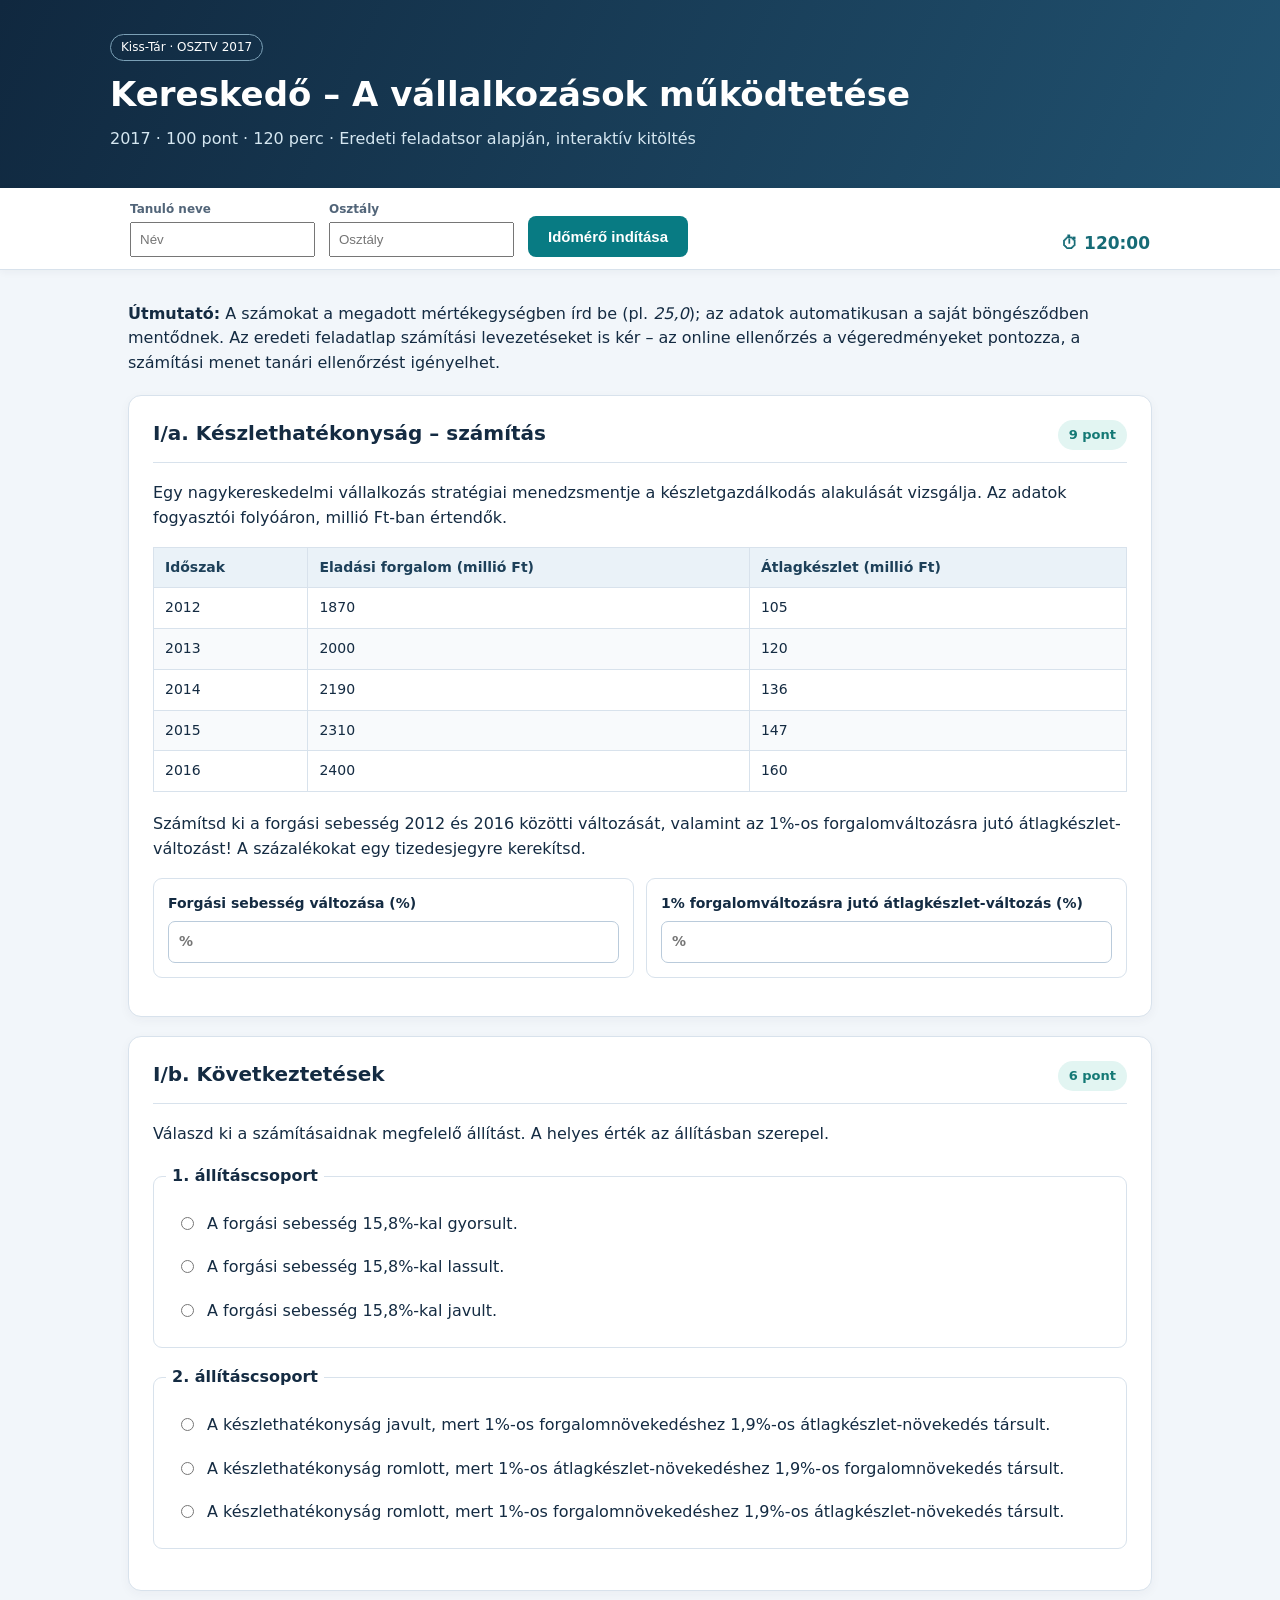
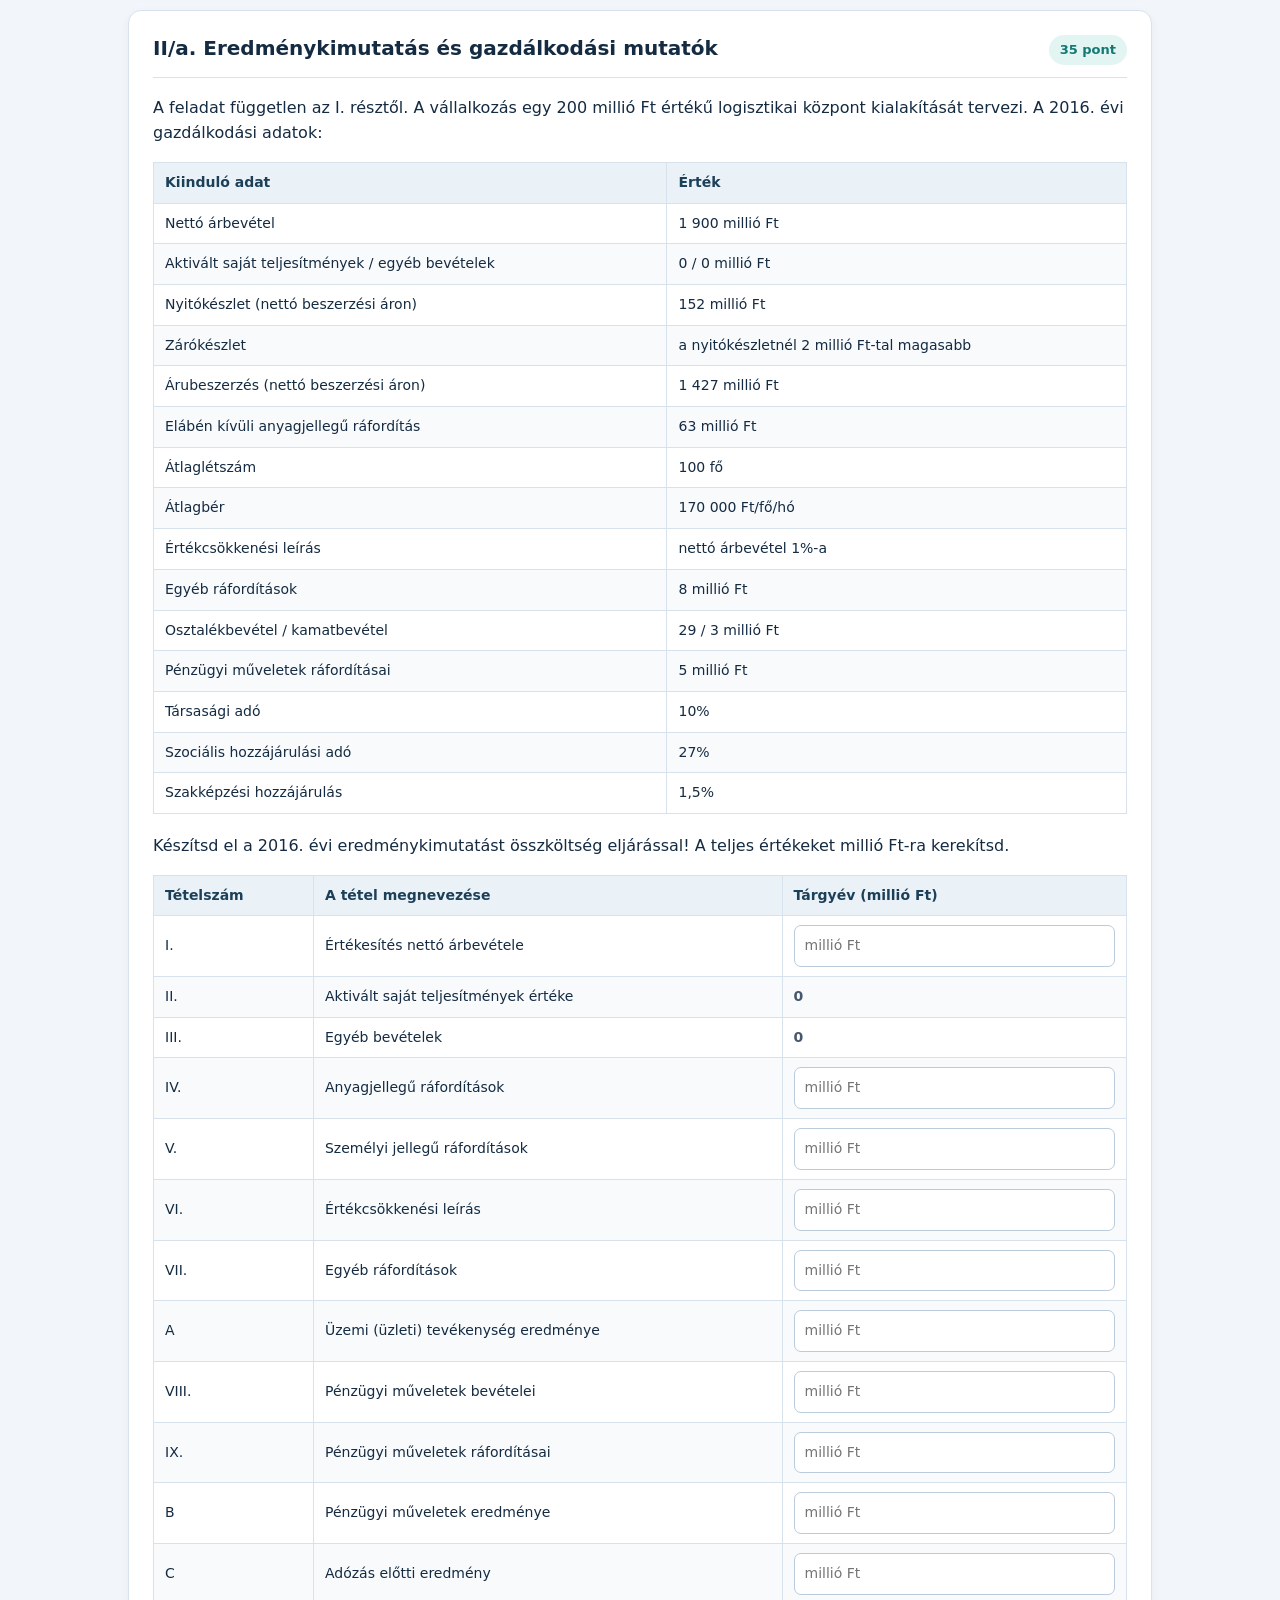
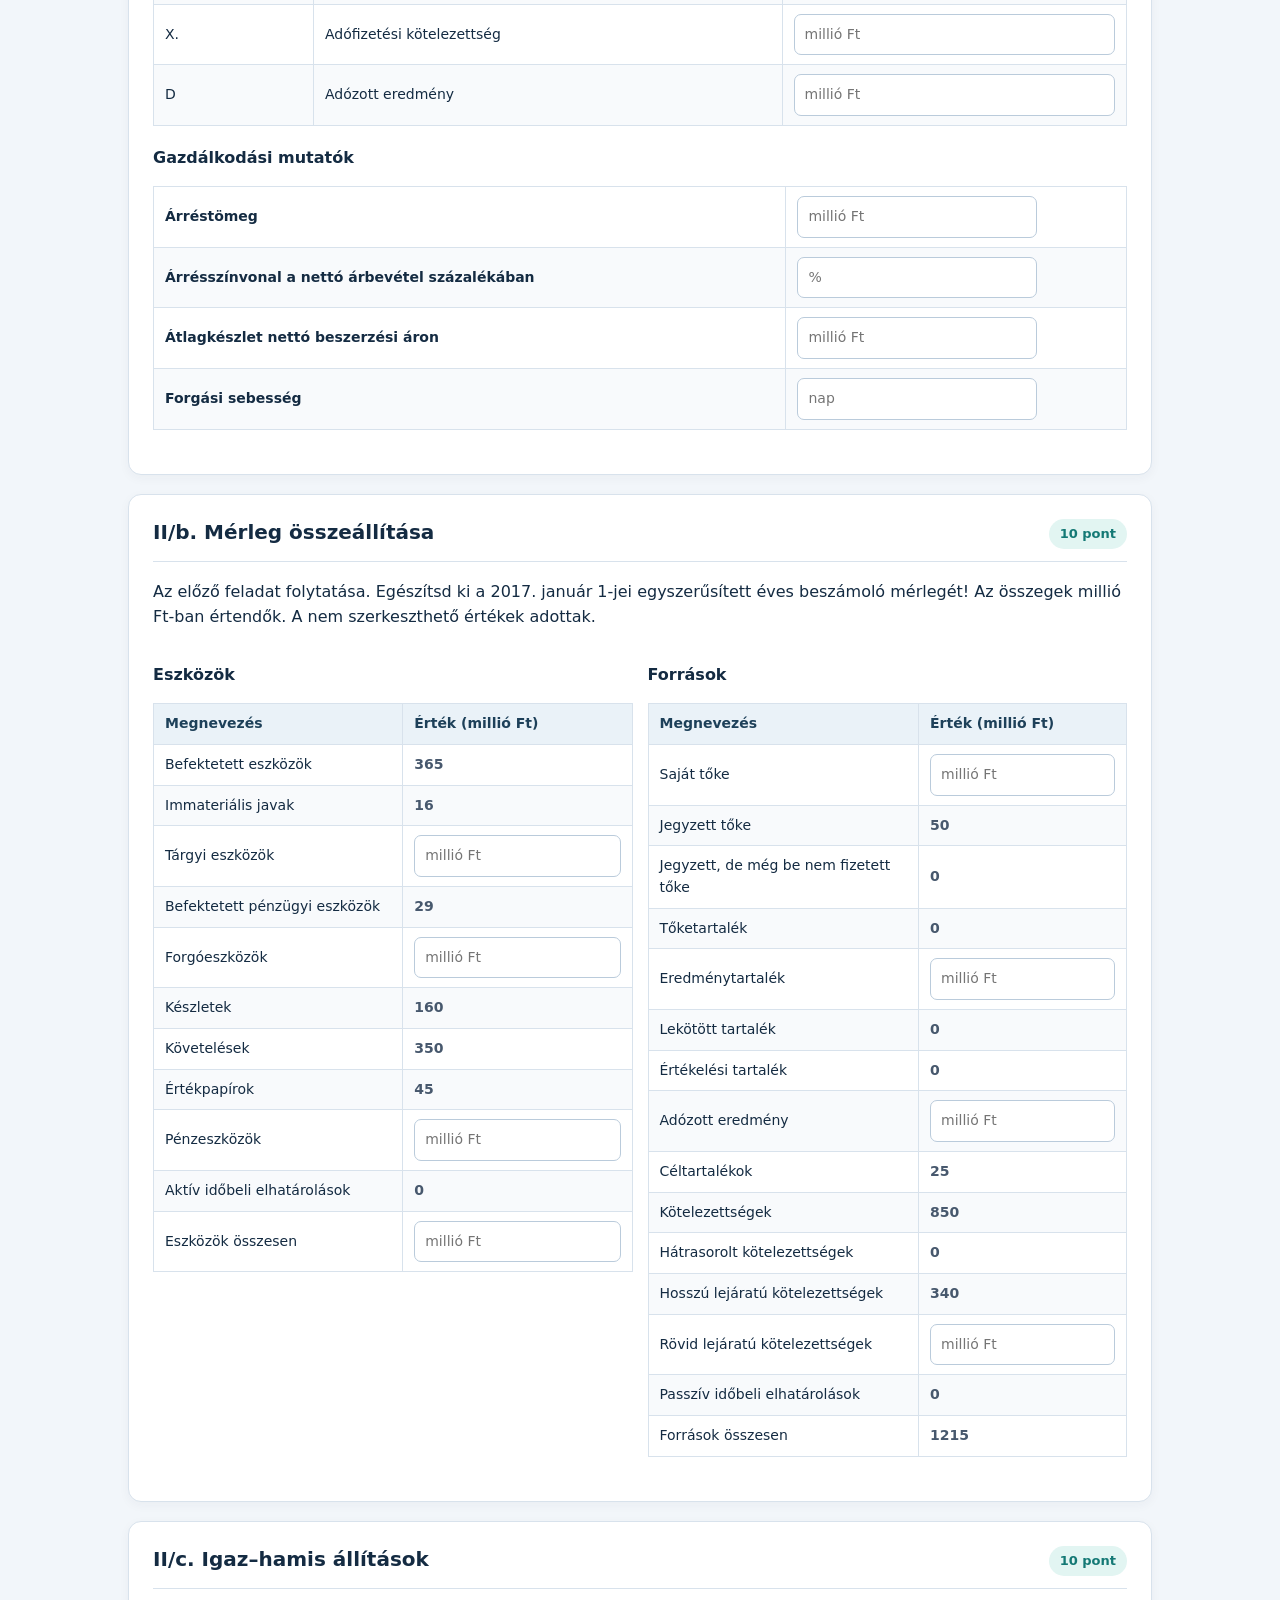
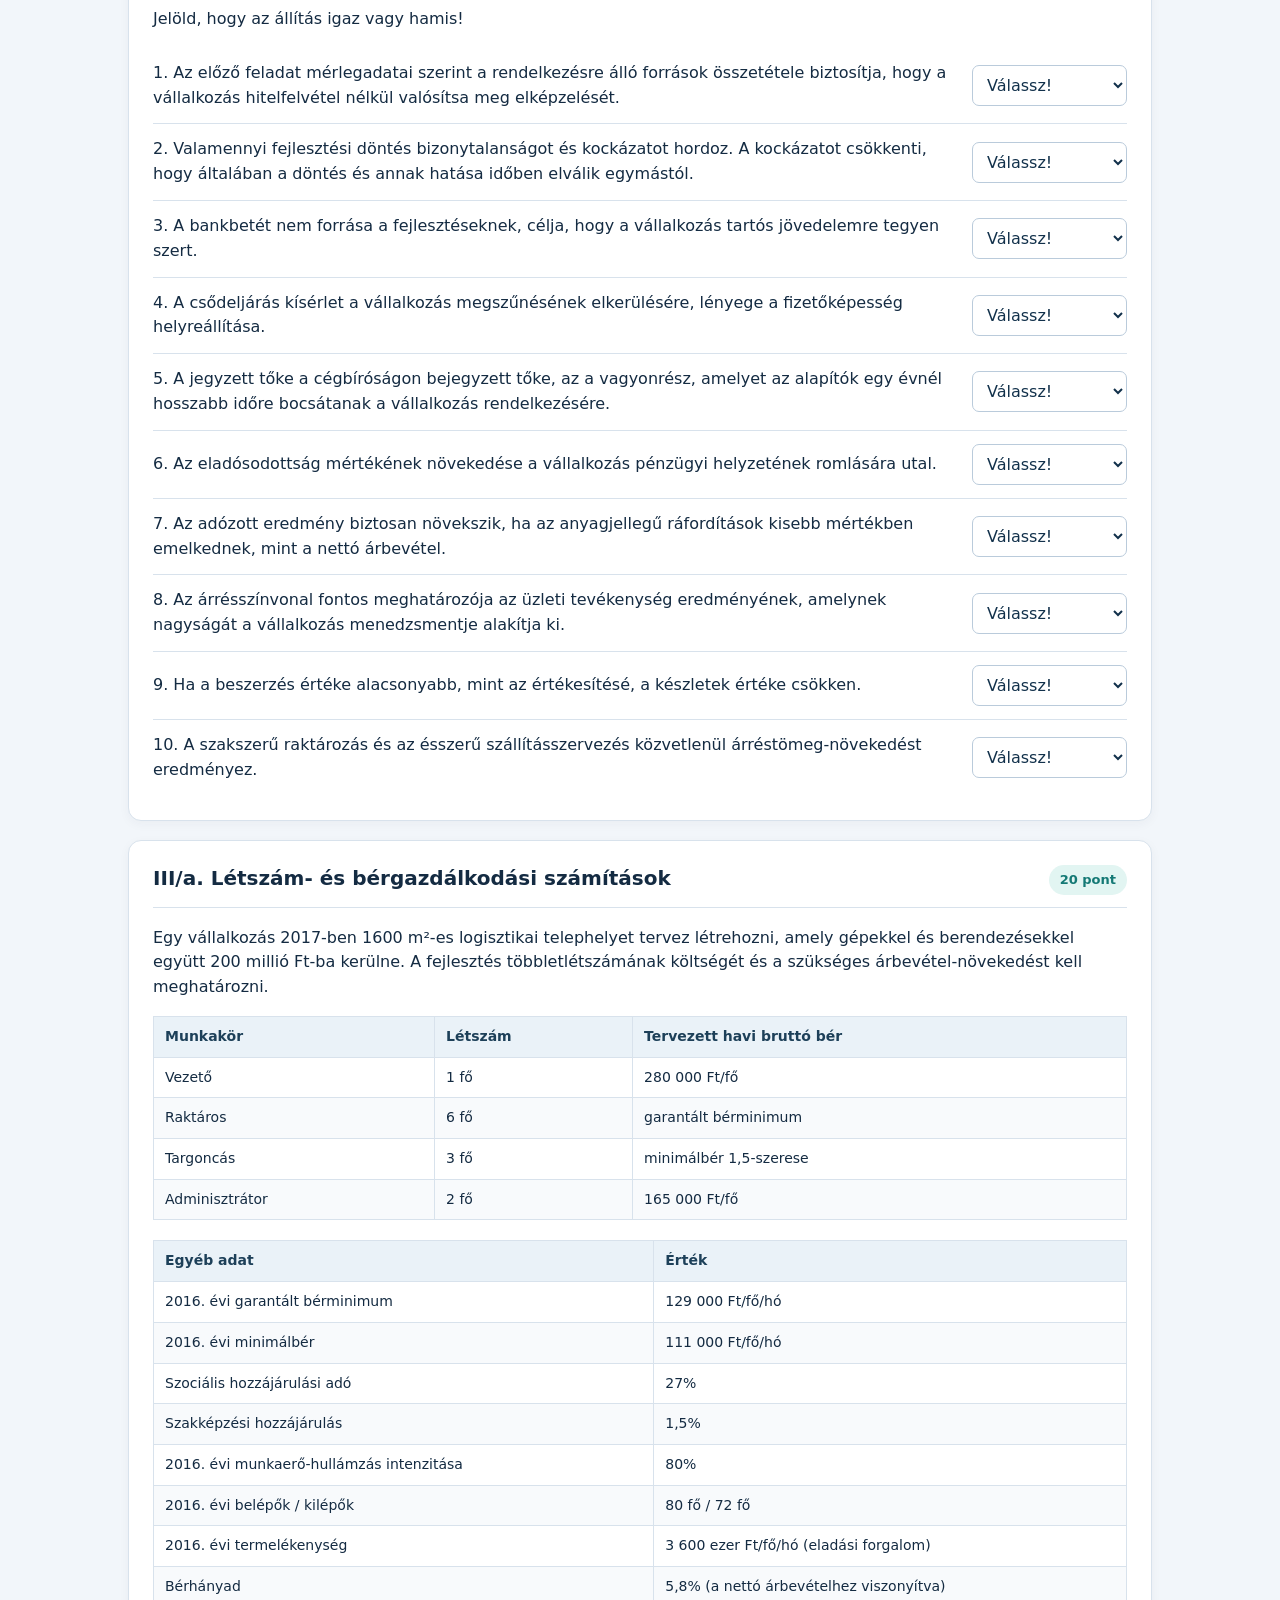
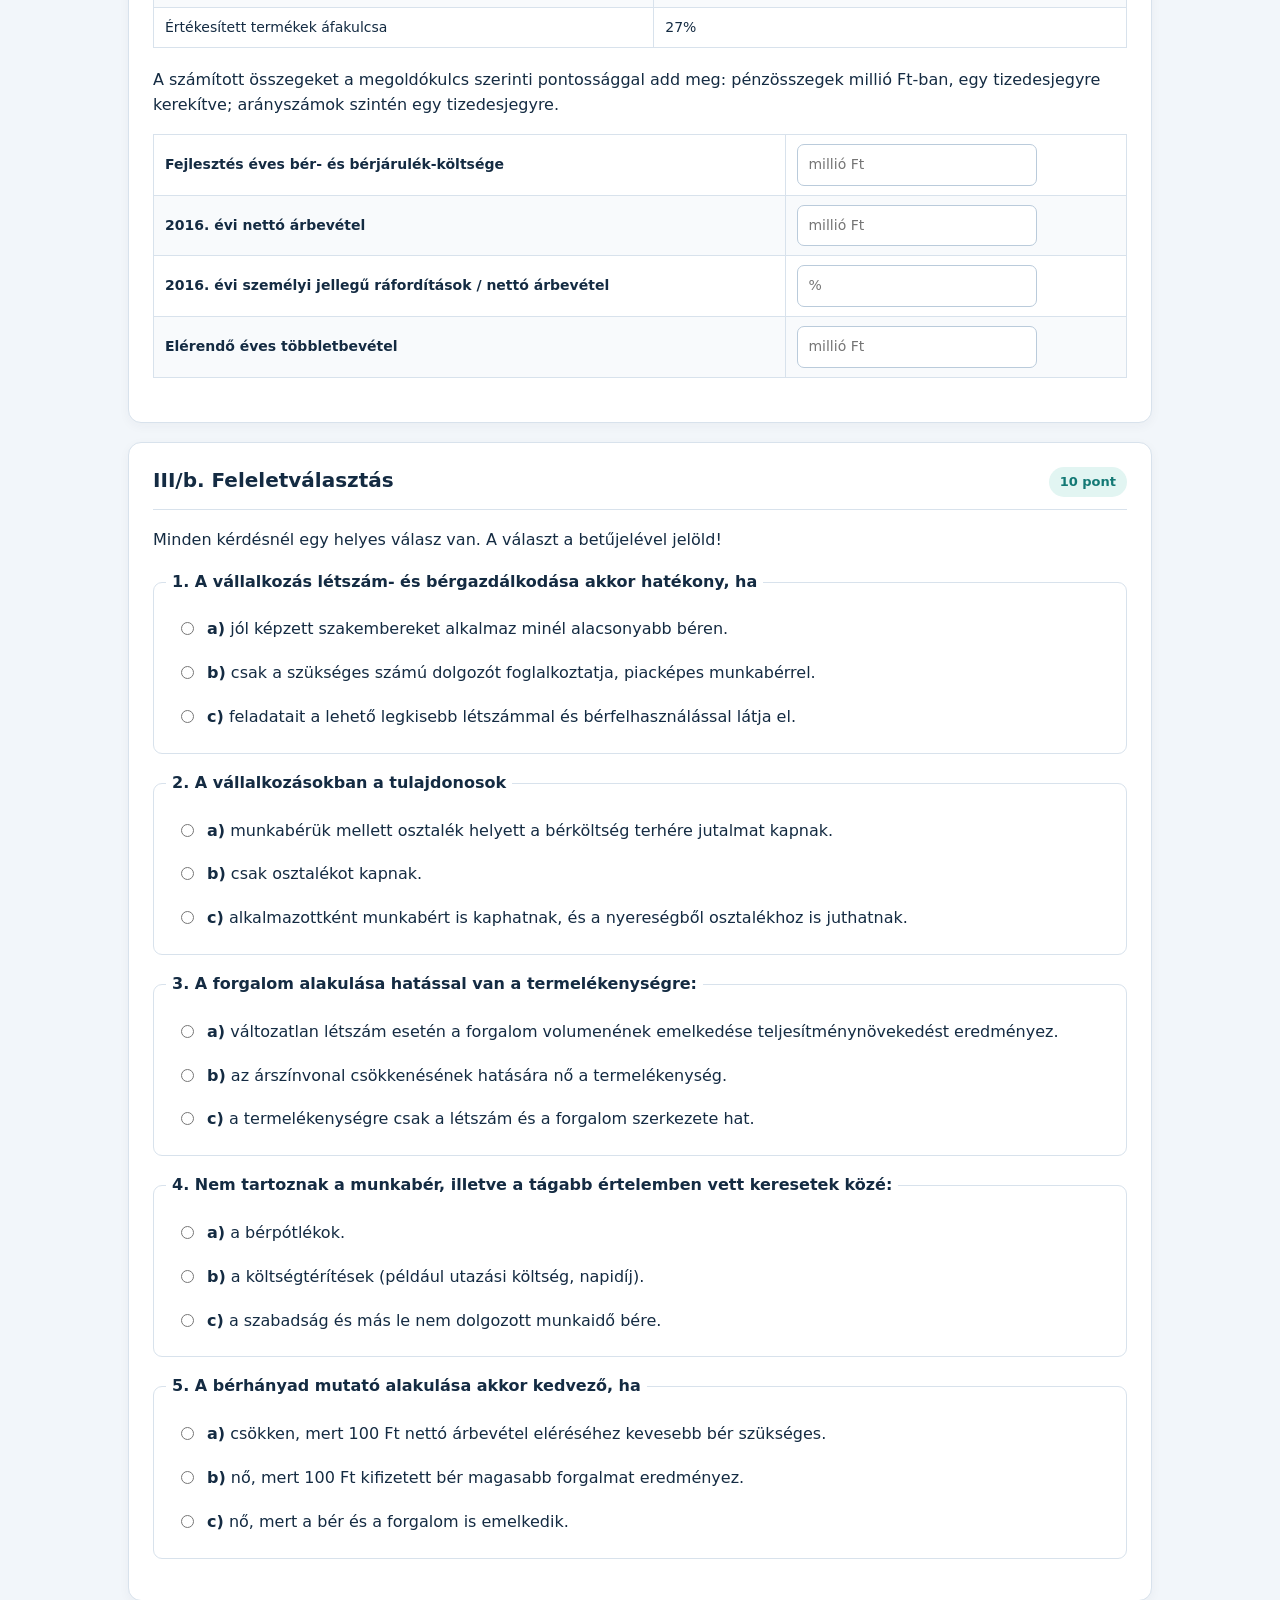
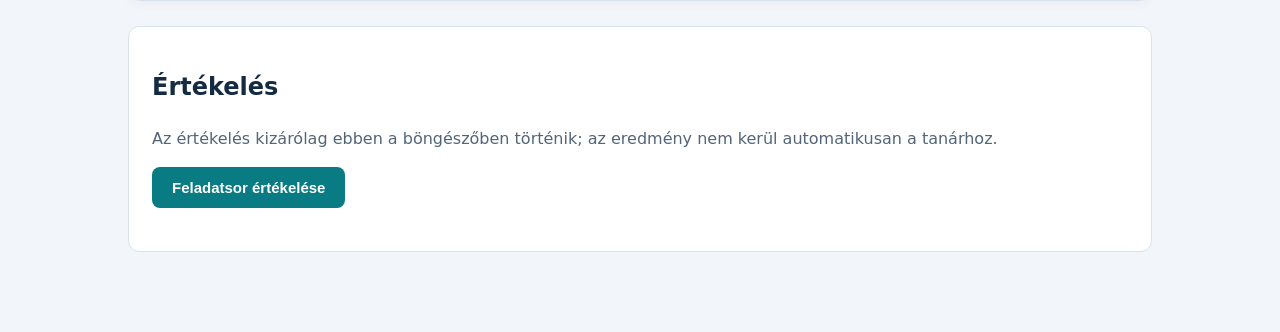
<file: kereskedelmi-ertekesito/feladatsorok/osztv-2017.html>
<!doctype html><html lang="hu"><head><meta charset="utf-8"><meta name="viewport" content="width=device-width,initial-scale=1"><title>OSZTV 2017 – Kereskedő | Kiss-Tár</title><style>
:root{--ink:#142b42;--line:#d8e2ec;--bg:#f2f6fa;--navy:#142c46;--teal:#12a6a3;--muted:#526579}*{box-sizing:border-box}body{margin:0;background:var(--bg);color:var(--ink);font-family:system-ui,-apple-system,"Segoe UI",Arial,sans-serif;line-height:1.55}header{background:linear-gradient(115deg,#10283f,#215270);color:white;padding:34px 20px 30px}header .wrap,main,.toolbar .wrap{max-width:1060px;margin:auto}header h1{font-size:clamp(24px,4vw,34px);margin:7px 0}header p{margin:6px 0;color:#d5e7f1}a{color:inherit}.pill{display:inline-block;border:1px solid #7ba0b6;padding:3px 10px;border-radius:20px;font-size:12px}.toolbar{background:white;position:sticky;top:0;z-index:5;border-bottom:1px solid var(--line);box-shadow:0 2px 8px #23354a0c}.toolbar .wrap{padding:12px 20px;display:flex;gap:14px;align-items:end;flex-wrap:wrap}.toolbar label{font-size:12px;color:var(--muted);font-weight:650;display:grid;gap:3px}.toolbar input{width:185px;max-width:38vw;padding:8px}.timer{margin-left:auto;font-size:17px;font-weight:800;white-space:nowrap;color:#166b76}main{padding:20px 18px 80px}.task{background:white;border:1px solid var(--line);border-radius:13px;padding:24px;margin:19px 0;box-shadow:0 3px 11px #27384b0b}.task-head{display:flex;justify-content:space-between;align-items:flex-start;gap:12px;border-bottom:1px solid var(--line);margin-bottom:18px;padding-bottom:12px}.task-head h2{margin:0;font-size:20px;line-height:1.35}.badge{background:#e2f5f2;color:#147975;white-space:nowrap;font-weight:800;font-size:13px;padding:5px 11px;border-radius:30px}h3{font-size:16px;margin:18px 0 10px}p{margin:12px 0 16px}.table-scroll{max-width:100%;overflow-x:auto;margin:15px 0 20px}table{border-collapse:collapse;width:100%;min-width:470px;font-size:14px}th,td{border:1px solid var(--line);padding:9px 11px;vertical-align:middle;text-align:left}thead th{background:#eaf2f8;color:#1d4059}tbody tr:nth-child(even){background:#f8fafc}td input{min-width:110px;width:100%}input[type=text],select{border:1px solid #bacbdb;border-radius:7px;padding:9px 10px;font:inherit;background:white;color:#12314b;max-width:100%;outline-offset:2px}input:focus,select:focus{outline:2px solid #10a6a0}.form-grid{display:grid;grid-template-columns:repeat(auto-fit,minmax(230px,1fr));gap:12px;margin:14px 0}.form-grid label{display:grid;gap:7px;font-size:14px;font-weight:650;border:1px solid var(--line);padding:14px;border-radius:9px}.form-grid input{width:100%}.statement{display:grid;grid-template-columns:minmax(0,1fr) 155px;gap:14px;align-items:center;border-bottom:1px solid var(--line);padding:13px 0}.statement:last-child{border-bottom:0}.statement select{width:100%}.balance{display:grid;grid-template-columns:1fr 1fr;gap:15px}.balance table{min-width:320px}.given{color:#47586d;font-weight:650}fieldset{border:1px solid var(--line);border-radius:9px;margin:17px 0;padding:12px}legend{font-weight:700;padding:0 6px}.radio-row{display:flex;align-items:flex-start;gap:10px;padding:8px 10px;margin:3px 0;border-radius:6px;cursor:pointer}.radio-row:hover{background:#edf6f7}.radio-row input{margin-top:5px;accent-color:#078a89;flex:none}.results-table th{width:65%;font-weight:600}.results-table input{max-width:240px}button{border:0;border-radius:8px;padding:12px 20px;background:#087b83;color:white;font-weight:800;font-size:15px;cursor:pointer}button:hover{background:#075c68}.action{background:white;border:1px solid var(--line);border-radius:11px;padding:23px;margin-top:25px}.action p{color:var(--muted)}.summary{font-weight:800;font-size:19px;padding:10px 0}.right{border-color:#72c5a0!important;background:#f1fff7!important}.wrong{border-color:#dc8e86!important;background:#fff6f4!important}@media(max-width:710px){.balance{grid-template-columns:1fr}.statement{grid-template-columns:1fr;gap:7px}.statement select{max-width:200px}.task{padding:17px}.toolbar .wrap{gap:8px}.timer{margin:0}}@media print{.toolbar{position:static}button{display:none}body{background:white}.task{box-shadow:none;break-inside:avoid}}
</style></head><body><header><div class="wrap"><span class="pill">Kiss-Tár · OSZTV 2017</span><h1>Kereskedő – A vállalkozások működtetése</h1><p>2017 · 100 pont · 120 perc · Eredeti feladatsor alapján, interaktív kitöltés</p></div></header><div class="toolbar"><div class="wrap"><label>Tanuló neve<input id="student" placeholder="Név"></label><label>Osztály<input id="class" placeholder="Osztály"></label><button id="start">Időmérő indítása</button><div class="timer" aria-label="Hátralévő idő">⏱ <span id="timer">120:00</span></div></div></div><main><p><strong>Útmutató:</strong> A számokat a megadott mértékegységben írd be (pl. <em>25,0</em>); az adatok automatikusan a saját böngésződben mentődnek. Az eredeti feladatlap számítási levezetéseket is kér – az online ellenőrzés a végeredményeket pontozza, a számítási menet tanári ellenőrzést igényelhet.</p><section class="task"><div class="task-head"><h2>I/a. Készlethatékonyság – számítás</h2><span class="badge">9 pont</span></div><p>Egy nagykereskedelmi vállalkozás stratégiai menedzsmentje a készletgazdálkodás alakulását vizsgálja. Az adatok fogyasztói folyóáron, millió Ft-ban értendők.</p><div class="table-scroll"><table><thead><tr><th>Időszak</th><th>Eladási forgalom (millió Ft)</th><th>Átlagkészlet (millió Ft)</th></tr></thead><tbody><tr><td>2012</td><td>1870</td><td>105</td></tr><tr><td>2013</td><td>2000</td><td>120</td></tr><tr><td>2014</td><td>2190</td><td>136</td></tr><tr><td>2015</td><td>2310</td><td>147</td></tr><tr><td>2016</td><td>2400</td><td>160</td></tr></tbody></table></div><p>Számítsd ki a forgási sebesség 2012 és 2016 közötti változását, valamint az 1%-os forgalomváltozásra jutó átlagkészlet-változást! A százalékokat egy tizedesjegyre kerekítsd.</p><div class="form-grid"><label>Forgási sebesség változása (%)<input class="answer" type="text" inputmode="decimal" id="ia1" placeholder="%" autocomplete="off" aria-label="%"></label><label>1% forgalomváltozásra jutó átlagkészlet-változás (%)<input class="answer" type="text" inputmode="decimal" id="ia2" placeholder="%" autocomplete="off" aria-label="%"></label></div></section><section class="task"><div class="task-head"><h2>I/b. Következtetések</h2><span class="badge">6 pont</span></div><p>Válaszd ki a számításaidnak megfelelő állítást. A helyes érték az állításban szerepel.</p><fieldset><legend>1. állításcsoport</legend><label class="radio-row"><input type="radio" name="ib1" value="1"><span>A forgási sebesség 15,8%-kal gyorsult.</span></label><label class="radio-row"><input type="radio" name="ib1" value="2"><span>A forgási sebesség 15,8%-kal lassult.</span></label><label class="radio-row"><input type="radio" name="ib1" value="3"><span>A forgási sebesség 15,8%-kal javult.</span></label></fieldset><fieldset><legend>2. állításcsoport</legend><label class="radio-row"><input type="radio" name="ib2" value="1"><span>A készlethatékonyság javult, mert 1%-os forgalomnövekedéshez 1,9%-os átlagkészlet-növekedés társult.</span></label><label class="radio-row"><input type="radio" name="ib2" value="2"><span>A készlethatékonyság romlott, mert 1%-os átlagkészlet-növekedéshez 1,9%-os forgalomnövekedés társult.</span></label><label class="radio-row"><input type="radio" name="ib2" value="3"><span>A készlethatékonyság romlott, mert 1%-os forgalomnövekedéshez 1,9%-os átlagkészlet-növekedés társult.</span></label></fieldset></section><section class="task"><div class="task-head"><h2>II/a. Eredménykimutatás és gazdálkodási mutatók</h2><span class="badge">35 pont</span></div><p>A feladat független az I. résztől. A vállalkozás egy 200 millió Ft értékű logisztikai központ kialakítását tervezi. A 2016. évi gazdálkodási adatok:</p><div class="table-scroll"><table><thead><tr><th>Kiinduló adat</th><th>Érték</th></tr></thead><tbody><tr><td>Nettó árbevétel</td><td>1 900 millió Ft</td></tr><tr><td>Aktivált saját teljesítmények / egyéb bevételek</td><td>0 / 0 millió Ft</td></tr><tr><td>Nyitókészlet (nettó beszerzési áron)</td><td>152 millió Ft</td></tr><tr><td>Zárókészlet</td><td>a nyitókészletnél 2 millió Ft-tal magasabb</td></tr><tr><td>Árubeszerzés (nettó beszerzési áron)</td><td>1 427 millió Ft</td></tr><tr><td>Elábén kívüli anyagjellegű ráfordítás</td><td>63 millió Ft</td></tr><tr><td>Átlaglétszám</td><td>100 fő</td></tr><tr><td>Átlagbér</td><td>170 000 Ft/fő/hó</td></tr><tr><td>Értékcsökkenési leírás</td><td>nettó árbevétel 1%-a</td></tr><tr><td>Egyéb ráfordítások</td><td>8 millió Ft</td></tr><tr><td>Osztalékbevétel / kamatbevétel</td><td>29 / 3 millió Ft</td></tr><tr><td>Pénzügyi műveletek ráfordításai</td><td>5 millió Ft</td></tr><tr><td>Társasági adó</td><td>10%</td></tr><tr><td>Szociális hozzájárulási adó</td><td>27%</td></tr><tr><td>Szakképzési hozzájárulás</td><td>1,5%</td></tr></tbody></table></div><p>Készítsd el a 2016. évi eredménykimutatást összköltség eljárással! A teljes értékeket millió Ft-ra kerekítsd.</p><div class="table-scroll"><table><thead><tr><th>Tételszám</th><th>A tétel megnevezése</th><th>Tárgyév (millió Ft)</th></tr></thead><tbody><tr><td>I.</td><td>Értékesítés nettó árbevétele</td><td><input class="answer" type="text" inputmode="decimal" id="iia0" placeholder="millió Ft" autocomplete="off" aria-label="millió Ft"></td></tr><tr><td>II.</td><td>Aktivált saját teljesítmények értéke</td><td><span class="given">0</span></td></tr><tr><td>III.</td><td>Egyéb bevételek</td><td><span class="given">0</span></td></tr><tr><td>IV.</td><td>Anyagjellegű ráfordítások</td><td><input class="answer" type="text" inputmode="decimal" id="iia3" placeholder="millió Ft" autocomplete="off" aria-label="millió Ft"></td></tr><tr><td>V.</td><td>Személyi jellegű ráfordítások</td><td><input class="answer" type="text" inputmode="decimal" id="iia4" placeholder="millió Ft" autocomplete="off" aria-label="millió Ft"></td></tr><tr><td>VI.</td><td>Értékcsökkenési leírás</td><td><input class="answer" type="text" inputmode="decimal" id="iia5" placeholder="millió Ft" autocomplete="off" aria-label="millió Ft"></td></tr><tr><td>VII.</td><td>Egyéb ráfordítások</td><td><input class="answer" type="text" inputmode="decimal" id="iia6" placeholder="millió Ft" autocomplete="off" aria-label="millió Ft"></td></tr><tr><td>A</td><td>Üzemi (üzleti) tevékenység eredménye</td><td><input class="answer" type="text" inputmode="decimal" id="iia7" placeholder="millió Ft" autocomplete="off" aria-label="millió Ft"></td></tr><tr><td>VIII.</td><td>Pénzügyi műveletek bevételei</td><td><input class="answer" type="text" inputmode="decimal" id="iia8" placeholder="millió Ft" autocomplete="off" aria-label="millió Ft"></td></tr><tr><td>IX.</td><td>Pénzügyi műveletek ráfordításai</td><td><input class="answer" type="text" inputmode="decimal" id="iia9" placeholder="millió Ft" autocomplete="off" aria-label="millió Ft"></td></tr><tr><td>B</td><td>Pénzügyi műveletek eredménye</td><td><input class="answer" type="text" inputmode="decimal" id="iia10" placeholder="millió Ft" autocomplete="off" aria-label="millió Ft"></td></tr><tr><td>C</td><td>Adózás előtti eredmény</td><td><input class="answer" type="text" inputmode="decimal" id="iia11" placeholder="millió Ft" autocomplete="off" aria-label="millió Ft"></td></tr><tr><td>X.</td><td>Adófizetési kötelezettség</td><td><input class="answer" type="text" inputmode="decimal" id="iia12" placeholder="millió Ft" autocomplete="off" aria-label="millió Ft"></td></tr><tr><td>D</td><td>Adózott eredmény</td><td><input class="answer" type="text" inputmode="decimal" id="iia13" placeholder="millió Ft" autocomplete="off" aria-label="millió Ft"></td></tr></tbody></table></div><h3>Gazdálkodási mutatók</h3><div class="table-scroll"><table class="results-table"><tbody><tr><th scope="row">Árréstömeg</th><td><input class="answer" type="text" inputmode="decimal" id="iia_margin" placeholder="millió Ft" autocomplete="off" aria-label="millió Ft"></td></tr><tr><th scope="row">Árrésszínvonal a nettó árbevétel százalékában</th><td><input class="answer" type="text" inputmode="decimal" id="iia_marginpct" placeholder="%" autocomplete="off" aria-label="%"></td></tr><tr><th scope="row">Átlagkészlet nettó beszerzési áron</th><td><input class="answer" type="text" inputmode="decimal" id="iia_avgstock" placeholder="millió Ft" autocomplete="off" aria-label="millió Ft"></td></tr><tr><th scope="row">Forgási sebesség</th><td><input class="answer" type="text" inputmode="decimal" id="iia_turnover" placeholder="nap" autocomplete="off" aria-label="nap"></td></tr></tbody></table></div></section><section class="task"><div class="task-head"><h2>II/b. Mérleg összeállítása</h2><span class="badge">10 pont</span></div><p>Az előző feladat folytatása. Egészítsd ki a 2017. január 1-jei egyszerűsített éves beszámoló mérlegét! Az összegek millió Ft-ban értendők. A nem szerkeszthető értékek adottak.</p><div class="balance"><div><h3>Eszközök</h3><div class="table-scroll"><table><thead><tr><th>Megnevezés</th><th>Érték (millió Ft)</th></tr></thead><tbody><tr><td>Befektetett eszközök</td><td><span class="given">365</span></td></tr><tr><td>Immateriális javak</td><td><span class="given">16</span></td></tr><tr><td>Tárgyi eszközök</td><td><input class="answer" type="text" inputmode="decimal" id="iib0" placeholder="millió Ft" autocomplete="off" aria-label="millió Ft"></td></tr><tr><td>Befektetett pénzügyi eszközök</td><td><span class="given">29</span></td></tr><tr><td>Forgóeszközök</td><td><input class="answer" type="text" inputmode="decimal" id="iib1" placeholder="millió Ft" autocomplete="off" aria-label="millió Ft"></td></tr><tr><td>Készletek</td><td><span class="given">160</span></td></tr><tr><td>Követelések</td><td><span class="given">350</span></td></tr><tr><td>Értékpapírok</td><td><span class="given">45</span></td></tr><tr><td>Pénzeszközök</td><td><input class="answer" type="text" inputmode="decimal" id="iib2" placeholder="millió Ft" autocomplete="off" aria-label="millió Ft"></td></tr><tr><td>Aktív időbeli elhatárolások</td><td><span class="given">0</span></td></tr><tr><td>Eszközök összesen</td><td><input class="answer" type="text" inputmode="decimal" id="iib3" placeholder="millió Ft" autocomplete="off" aria-label="millió Ft"></td></tr></tbody></table></div></div><div><h3>Források</h3><div class="table-scroll"><table><thead><tr><th>Megnevezés</th><th>Érték (millió Ft)</th></tr></thead><tbody><tr><td>Saját tőke</td><td><input class="answer" type="text" inputmode="decimal" id="iib4" placeholder="millió Ft" autocomplete="off" aria-label="millió Ft"></td></tr><tr><td>Jegyzett tőke</td><td><span class="given">50</span></td></tr><tr><td>Jegyzett, de még be nem fizetett tőke</td><td><span class="given">0</span></td></tr><tr><td>Tőketartalék</td><td><span class="given">0</span></td></tr><tr><td>Eredménytartalék</td><td><input class="answer" type="text" inputmode="decimal" id="iib5" placeholder="millió Ft" autocomplete="off" aria-label="millió Ft"></td></tr><tr><td>Lekötött tartalék</td><td><span class="given">0</span></td></tr><tr><td>Értékelési tartalék</td><td><span class="given">0</span></td></tr><tr><td>Adózott eredmény</td><td><input class="answer" type="text" inputmode="decimal" id="iib6" placeholder="millió Ft" autocomplete="off" aria-label="millió Ft"></td></tr><tr><td>Céltartalékok</td><td><span class="given">25</span></td></tr><tr><td>Kötelezettségek</td><td><span class="given">850</span></td></tr><tr><td>Hátrasorolt kötelezettségek</td><td><span class="given">0</span></td></tr><tr><td>Hosszú lejáratú kötelezettségek</td><td><span class="given">340</span></td></tr><tr><td>Rövid lejáratú kötelezettségek</td><td><input class="answer" type="text" inputmode="decimal" id="iib7" placeholder="millió Ft" autocomplete="off" aria-label="millió Ft"></td></tr><tr><td>Passzív időbeli elhatárolások</td><td><span class="given">0</span></td></tr><tr><td>Források összesen</td><td><span class="given">1215</span></td></tr></tbody></table></div></div></div></section><section class="task"><div class="task-head"><h2>II/c. Igaz–hamis állítások</h2><span class="badge">10 pont</span></div><p>Jelöld, hogy az állítás igaz vagy hamis!</p><div class="statement"><span>1. Az előző feladat mérlegadatai szerint a rendelkezésre álló források összetétele biztosítja, hogy a vállalkozás hitelfelvétel nélkül valósítsa meg elképzelését.</span><select class="answer" id="iic1" aria-label="Válasz"><option value="">Válassz!</option><option value="I">I</option><option value="H">H</option></select></div><div class="statement"><span>2. Valamennyi fejlesztési döntés bizonytalanságot és kockázatot hordoz. A kockázatot csökkenti, hogy általában a döntés és annak hatása időben elválik egymástól.</span><select class="answer" id="iic2" aria-label="Válasz"><option value="">Válassz!</option><option value="I">I</option><option value="H">H</option></select></div><div class="statement"><span>3. A bankbetét nem forrása a fejlesztéseknek, célja, hogy a vállalkozás tartós jövedelemre tegyen szert.</span><select class="answer" id="iic3" aria-label="Válasz"><option value="">Válassz!</option><option value="I">I</option><option value="H">H</option></select></div><div class="statement"><span>4. A csődeljárás kísérlet a vállalkozás megszűnésének elkerülésére, lényege a fizetőképesség helyreállítása.</span><select class="answer" id="iic4" aria-label="Válasz"><option value="">Válassz!</option><option value="I">I</option><option value="H">H</option></select></div><div class="statement"><span>5. A jegyzett tőke a cégbíróságon bejegyzett tőke, az a vagyonrész, amelyet az alapítók egy évnél hosszabb időre bocsátanak a vállalkozás rendelkezésére.</span><select class="answer" id="iic5" aria-label="Válasz"><option value="">Válassz!</option><option value="I">I</option><option value="H">H</option></select></div><div class="statement"><span>6. Az eladósodottság mértékének növekedése a vállalkozás pénzügyi helyzetének romlására utal.</span><select class="answer" id="iic6" aria-label="Válasz"><option value="">Válassz!</option><option value="I">I</option><option value="H">H</option></select></div><div class="statement"><span>7. Az adózott eredmény biztosan növekszik, ha az anyagjellegű ráfordítások kisebb mértékben emelkednek, mint a nettó árbevétel.</span><select class="answer" id="iic7" aria-label="Válasz"><option value="">Válassz!</option><option value="I">I</option><option value="H">H</option></select></div><div class="statement"><span>8. Az árrésszínvonal fontos meghatározója az üzleti tevékenység eredményének, amelynek nagyságát a vállalkozás menedzsmentje alakítja ki.</span><select class="answer" id="iic8" aria-label="Válasz"><option value="">Válassz!</option><option value="I">I</option><option value="H">H</option></select></div><div class="statement"><span>9. Ha a beszerzés értéke alacsonyabb, mint az értékesítésé, a készletek értéke csökken.</span><select class="answer" id="iic9" aria-label="Válasz"><option value="">Válassz!</option><option value="I">I</option><option value="H">H</option></select></div><div class="statement"><span>10. A szakszerű raktározás és az ésszerű szállításszervezés közvetlenül árréstömeg-növekedést eredményez.</span><select class="answer" id="iic10" aria-label="Válasz"><option value="">Válassz!</option><option value="I">I</option><option value="H">H</option></select></div></section><section class="task"><div class="task-head"><h2>III/a. Létszám- és bérgazdálkodási számítások</h2><span class="badge">20 pont</span></div><p>Egy vállalkozás 2017-ben 1600 m²-es logisztikai telephelyet tervez létrehozni, amely gépekkel és berendezésekkel együtt 200 millió Ft-ba kerülne. A fejlesztés többletlétszámának költségét és a szükséges árbevétel-növekedést kell meghatározni.</p><div class="table-scroll"><table><thead><tr><th>Munkakör</th><th>Létszám</th><th>Tervezett havi bruttó bér</th></tr></thead><tbody><tr><td>Vezető</td><td>1 fő</td><td>280 000 Ft/fő</td></tr><tr><td>Raktáros</td><td>6 fő</td><td>garantált bérminimum</td></tr><tr><td>Targoncás</td><td>3 fő</td><td>minimálbér 1,5-szerese</td></tr><tr><td>Adminisztrátor</td><td>2 fő</td><td>165 000 Ft/fő</td></tr></tbody></table></div><div class="table-scroll"><table><thead><tr><th>Egyéb adat</th><th>Érték</th></tr></thead><tbody><tr><td>2016. évi garantált bérminimum</td><td>129 000 Ft/fő/hó</td></tr><tr><td>2016. évi minimálbér</td><td>111 000 Ft/fő/hó</td></tr><tr><td>Szociális hozzájárulási adó</td><td>27%</td></tr><tr><td>Szakképzési hozzájárulás</td><td>1,5%</td></tr><tr><td>2016. évi munkaerő-hullámzás intenzitása</td><td>80%</td></tr><tr><td>2016. évi belépők / kilépők</td><td>80 fő / 72 fő</td></tr><tr><td>2016. évi termelékenység</td><td>3 600 ezer Ft/fő/hó (eladási forgalom)</td></tr><tr><td>Bérhányad</td><td>5,8% (a nettó árbevételhez viszonyítva)</td></tr><tr><td>Értékesített termékek áfakulcsa</td><td>27%</td></tr></tbody></table></div><p>A számított összegeket a megoldókulcs szerinti pontossággal add meg: pénzösszegek millió Ft-ban, egy tizedesjegyre kerekítve; arányszámok szintén egy tizedesjegyre.</p><div class="table-scroll"><table class="results-table"><tbody><tr><th scope="row">Fejlesztés éves bér- és bérjárulék-költsége</th><td><input class="answer" type="text" inputmode="decimal" id="iiia1" placeholder="millió Ft" autocomplete="off" aria-label="millió Ft"></td></tr><tr><th scope="row">2016. évi nettó árbevétel</th><td><input class="answer" type="text" inputmode="decimal" id="iiia2" placeholder="millió Ft" autocomplete="off" aria-label="millió Ft"></td></tr><tr><th scope="row">2016. évi személyi jellegű ráfordítások / nettó árbevétel</th><td><input class="answer" type="text" inputmode="decimal" id="iiia3" placeholder="%" autocomplete="off" aria-label="%"></td></tr><tr><th scope="row">Elérendő éves többletbevétel</th><td><input class="answer" type="text" inputmode="decimal" id="iiia4" placeholder="millió Ft" autocomplete="off" aria-label="millió Ft"></td></tr></tbody></table></div></section><section class="task"><div class="task-head"><h2>III/b. Feleletválasztás</h2><span class="badge">10 pont</span></div><p>Minden kérdésnél egy helyes válasz van. A választ a betűjelével jelöld!</p><fieldset><legend>1. A vállalkozás létszám- és bérgazdálkodása akkor hatékony, ha</legend><label class="radio-row"><input type="radio" name="iiib1" value="a"><span><b>a)</b> jól képzett szakembereket alkalmaz minél alacsonyabb béren.</span></label><label class="radio-row"><input type="radio" name="iiib1" value="b"><span><b>b)</b> csak a szükséges számú dolgozót foglalkoztatja, piacképes munkabérrel.</span></label><label class="radio-row"><input type="radio" name="iiib1" value="c"><span><b>c)</b> feladatait a lehető legkisebb létszámmal és bérfelhasználással látja el.</span></label></fieldset><fieldset><legend>2. A vállalkozásokban a tulajdonosok</legend><label class="radio-row"><input type="radio" name="iiib2" value="a"><span><b>a)</b> munkabérük mellett osztalék helyett a bérköltség terhére jutalmat kapnak.</span></label><label class="radio-row"><input type="radio" name="iiib2" value="b"><span><b>b)</b> csak osztalékot kapnak.</span></label><label class="radio-row"><input type="radio" name="iiib2" value="c"><span><b>c)</b> alkalmazottként munkabért is kaphatnak, és a nyereségből osztalékhoz is juthatnak.</span></label></fieldset><fieldset><legend>3. A forgalom alakulása hatással van a termelékenységre:</legend><label class="radio-row"><input type="radio" name="iiib3" value="a"><span><b>a)</b> változatlan létszám esetén a forgalom volumenének emelkedése teljesítménynövekedést eredményez.</span></label><label class="radio-row"><input type="radio" name="iiib3" value="b"><span><b>b)</b> az árszínvonal csökkenésének hatására nő a termelékenység.</span></label><label class="radio-row"><input type="radio" name="iiib3" value="c"><span><b>c)</b> a termelékenységre csak a létszám és a forgalom szerkezete hat.</span></label></fieldset><fieldset><legend>4. Nem tartoznak a munkabér, illetve a tágabb értelemben vett keresetek közé:</legend><label class="radio-row"><input type="radio" name="iiib4" value="a"><span><b>a)</b> a bérpótlékok.</span></label><label class="radio-row"><input type="radio" name="iiib4" value="b"><span><b>b)</b> a költségtérítések (például utazási költség, napidíj).</span></label><label class="radio-row"><input type="radio" name="iiib4" value="c"><span><b>c)</b> a szabadság és más le nem dolgozott munkaidő bére.</span></label></fieldset><fieldset><legend>5. A bérhányad mutató alakulása akkor kedvező, ha</legend><label class="radio-row"><input type="radio" name="iiib5" value="a"><span><b>a)</b> csökken, mert 100 Ft nettó árbevétel eléréséhez kevesebb bér szükséges.</span></label><label class="radio-row"><input type="radio" name="iiib5" value="b"><span><b>b)</b> nő, mert 100 Ft kifizetett bér magasabb forgalmat eredményez.</span></label><label class="radio-row"><input type="radio" name="iiib5" value="c"><span><b>c)</b> nő, mert a bér és a forgalom is emelkedik.</span></label></fieldset></section><div class="action"><h2>Értékelés</h2><p>Az értékelés kizárólag ebben a böngészőben történik; az eredmény nem kerül automatikusan a tanárhoz.</p><button id="check">Feladatsor értékelése</button><div id="summary" class="summary" aria-live="polite"></div></div></main><script>
const KEY={"ia1": {"a": 84.2, "p": 5, "type": "number"}, "ia2": {"a": 1.9, "p": 4, "type": "number"}, "ib1": {"a": "2", "p": 3, "type": "radio"}, "ib2": {"a": "3", "p": 3, "type": "radio"}, "iia0": {"a": 1900, "p": 1, "type": "number"}, "iia3": {"a": 1488, "p": 5, "type": "number"}, "iia4": {"a": 262, "p": 4, "type": "number"}, "iia5": {"a": 19, "p": 2, "type": "number"}, "iia6": {"a": 8, "p": 1, "type": "number"}, "iia7": {"a": 123, "p": 3, "type": "number"}, "iia8": {"a": 32, "p": 1, "type": "number"}, "iia9": {"a": 5, "p": 1, "type": "number"}, "iia10": {"a": 27, "p": 2, "type": "number"}, "iia11": {"a": 150, "p": 3, "type": "number"}, "iia12": {"a": 15, "p": 2, "type": "number"}, "iia13": {"a": 135, "p": 1, "type": "number"}, "iia_margin": {"a": 475, "p": 4, "type": "number"}, "iia_marginpct": {"a": 25, "p": 1, "type": "number"}, "iia_avgstock": {"a": 153, "p": 1, "type": "number"}, "iia_turnover": {"a": 39, "p": 3, "type": "number"}, "iib0": {"a": 320, "p": 1, "type": "number"}, "iib1": {"a": 850, "p": 1, "type": "number"}, "iib2": {"a": 295, "p": 1, "type": "number"}, "iib3": {"a": 1215, "p": 1, "type": "number"}, "iib4": {"a": 340, "p": 1, "type": "number"}, "iib5": {"a": 155, "p": 1, "type": "number"}, "iib6": {"a": 135, "p": 3, "type": "number"}, "iib7": {"a": 510, "p": 1, "type": "number"}, "iic1": {"a": "I", "p": 1, "type": "bool"}, "iic2": {"a": "H", "p": 1, "type": "bool"}, "iic3": {"a": "H", "p": 1, "type": "bool"}, "iic4": {"a": "I", "p": 1, "type": "bool"}, "iic5": {"a": "H", "p": 1, "type": "bool"}, "iic6": {"a": "I", "p": 1, "type": "bool"}, "iic7": {"a": "H", "p": 1, "type": "bool"}, "iic8": {"a": "I", "p": 1, "type": "bool"}, "iic9": {"a": "I", "p": 1, "type": "bool"}, "iic10": {"a": "H", "p": 1, "type": "bool"}, "iiia1": {"a": 29, "p": 5, "type": "number"}, "iiia2": {"a": 3061.4, "p": 5, "type": "number"}, "iiia3": {"a": 7.5, "p": 5, "type": "number"}, "iiia4": {"a": 367.9, "p": 5, "type": "number"}, "iiib1": {"a": "b", "p": 2, "type": "radio"}, "iiib2": {"a": "c", "p": 2, "type": "radio"}, "iiib3": {"a": "a", "p": 2, "type": "radio"}, "iiib4": {"a": "b", "p": 2, "type": "radio"}, "iiib5": {"a": "a", "p": 2, "type": "radio"}};const STORE='kiss_tar_osztv_2017_v2';let seconds=120*60;let timerStarted=false;let timer=null;
function getValue(id,item){if(item.type==='radio')return document.querySelector('input[name="'+id+'"]:checked')?.value||'';return document.getElementById(id)?.value||'';}
function normalizedNum(x){const raw=String(x).trim().replace(/\s|\u00a0/g,'').replace(',', '.').replace(/%|ft|millió|mft|nap/gi,'');if(!raw||!/^[-+]?(?:\d+(?:\.\d*)?|\.\d+)$/.test(raw))return null;return Number(raw)}
function evaluate(){let got=0,possible=0,answered=0;for(const [id,item] of Object.entries(KEY)){const current=getValue(id,item);possible+=item.p;if(current!=='')answered++;let correct=false;if(item.type==='number'){const x=normalizedNum(current);const expected=Number(item.a);correct=x!==null&&Math.abs(x-expected)<=Math.max(0.051,Math.abs(expected)*0.00001)}else{correct=current===item.a;}if(correct)got+=item.p;
let el=item.type==='radio'?document.querySelector('input[name="'+id+'"]:checked')?.closest('label'):document.getElementById(id);if(el){el.classList.toggle('right',correct);el.classList.toggle('wrong',current!==''&&!correct)}}
document.getElementById('summary').textContent=`${got} / ${possible} pont (${Math.round(got/possible*100)}%). Megválaszolt értékelési elemek: ${answered}/${Object.keys(KEY).length}.`;save();}
function save(){const data={name:document.getElementById('student').value,cl:document.getElementById('class').value,seconds,values:{}};for(const [id,item] of Object.entries(KEY))data.values[id]=getValue(id,item);try{localStorage.setItem(STORE,JSON.stringify(data))}catch(e){}}
function restore(){let data;try{data=JSON.parse(localStorage.getItem(STORE)||'null')}catch(e){}if(!data)return;document.getElementById('student').value=data.name||'';document.getElementById('class').value=data.cl||'';seconds=Number.isFinite(data.seconds)?data.seconds:seconds;for(const [id,item] of Object.entries(KEY)){const v=data.values?.[id];if(!v)continue;if(item.type==='radio'){const r=document.querySelector('input[name="'+id+'"][value="'+v+'"]');if(r)r.checked=true}else{const el=document.getElementById(id);if(el)el.value=v}}updateTimer()}
function updateTimer(){document.getElementById('timer').textContent=String(Math.floor(seconds/60)).padStart(2,'0')+':'+String(seconds%60).padStart(2,'0')}
function start(){if(timerStarted)return;timerStarted=true;document.getElementById('start').disabled=true;timer=setInterval(()=>{seconds=Math.max(0,seconds-1);updateTimer();if(seconds%10===0)save();if(seconds===0){clearInterval(timer);evaluate();alert('Lejárt a 120 perc. Az eredmény megjelent az oldal alján.')}},1000)}
document.getElementById('start').addEventListener('click',start);document.getElementById('check').addEventListener('click',evaluate);document.addEventListener('change',save);document.addEventListener('input',()=>{clearTimeout(window.st);window.st=setTimeout(save,500)});restore();updateTimer();
</script></body></html>
</file>
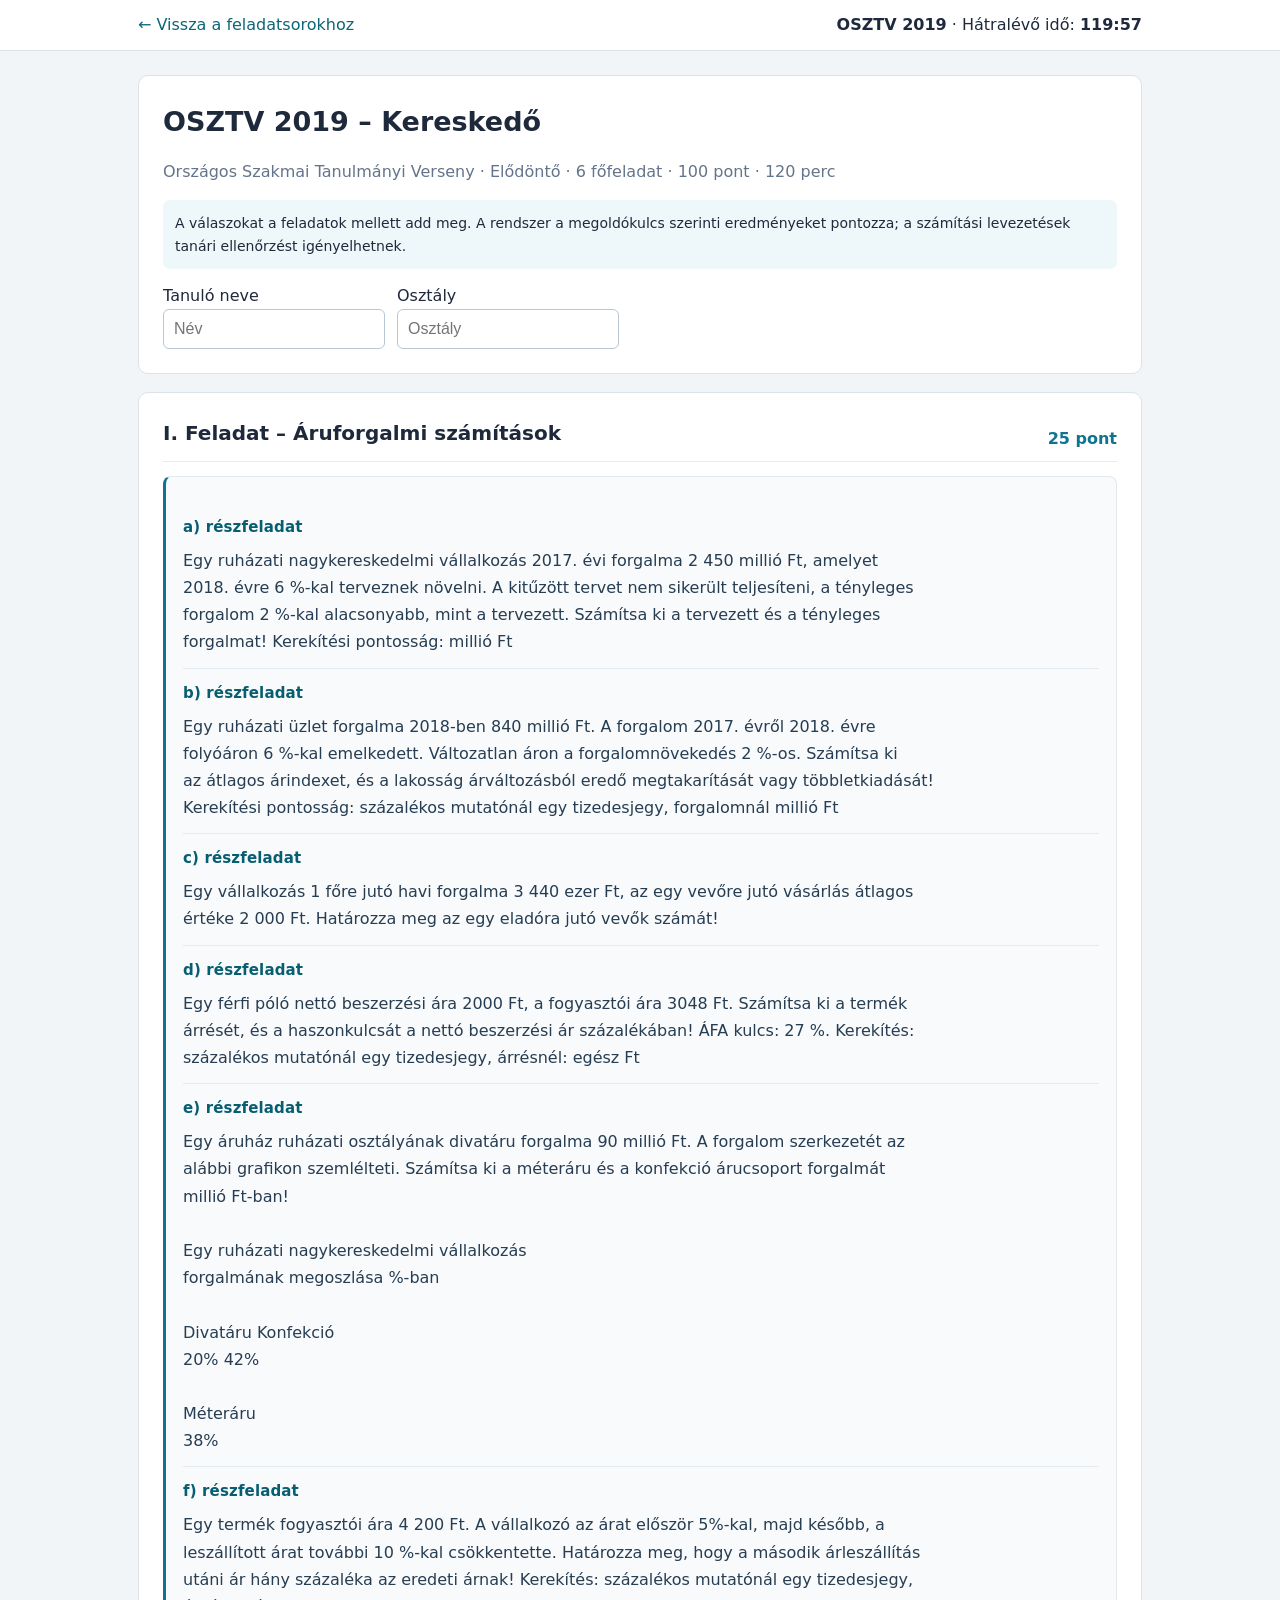
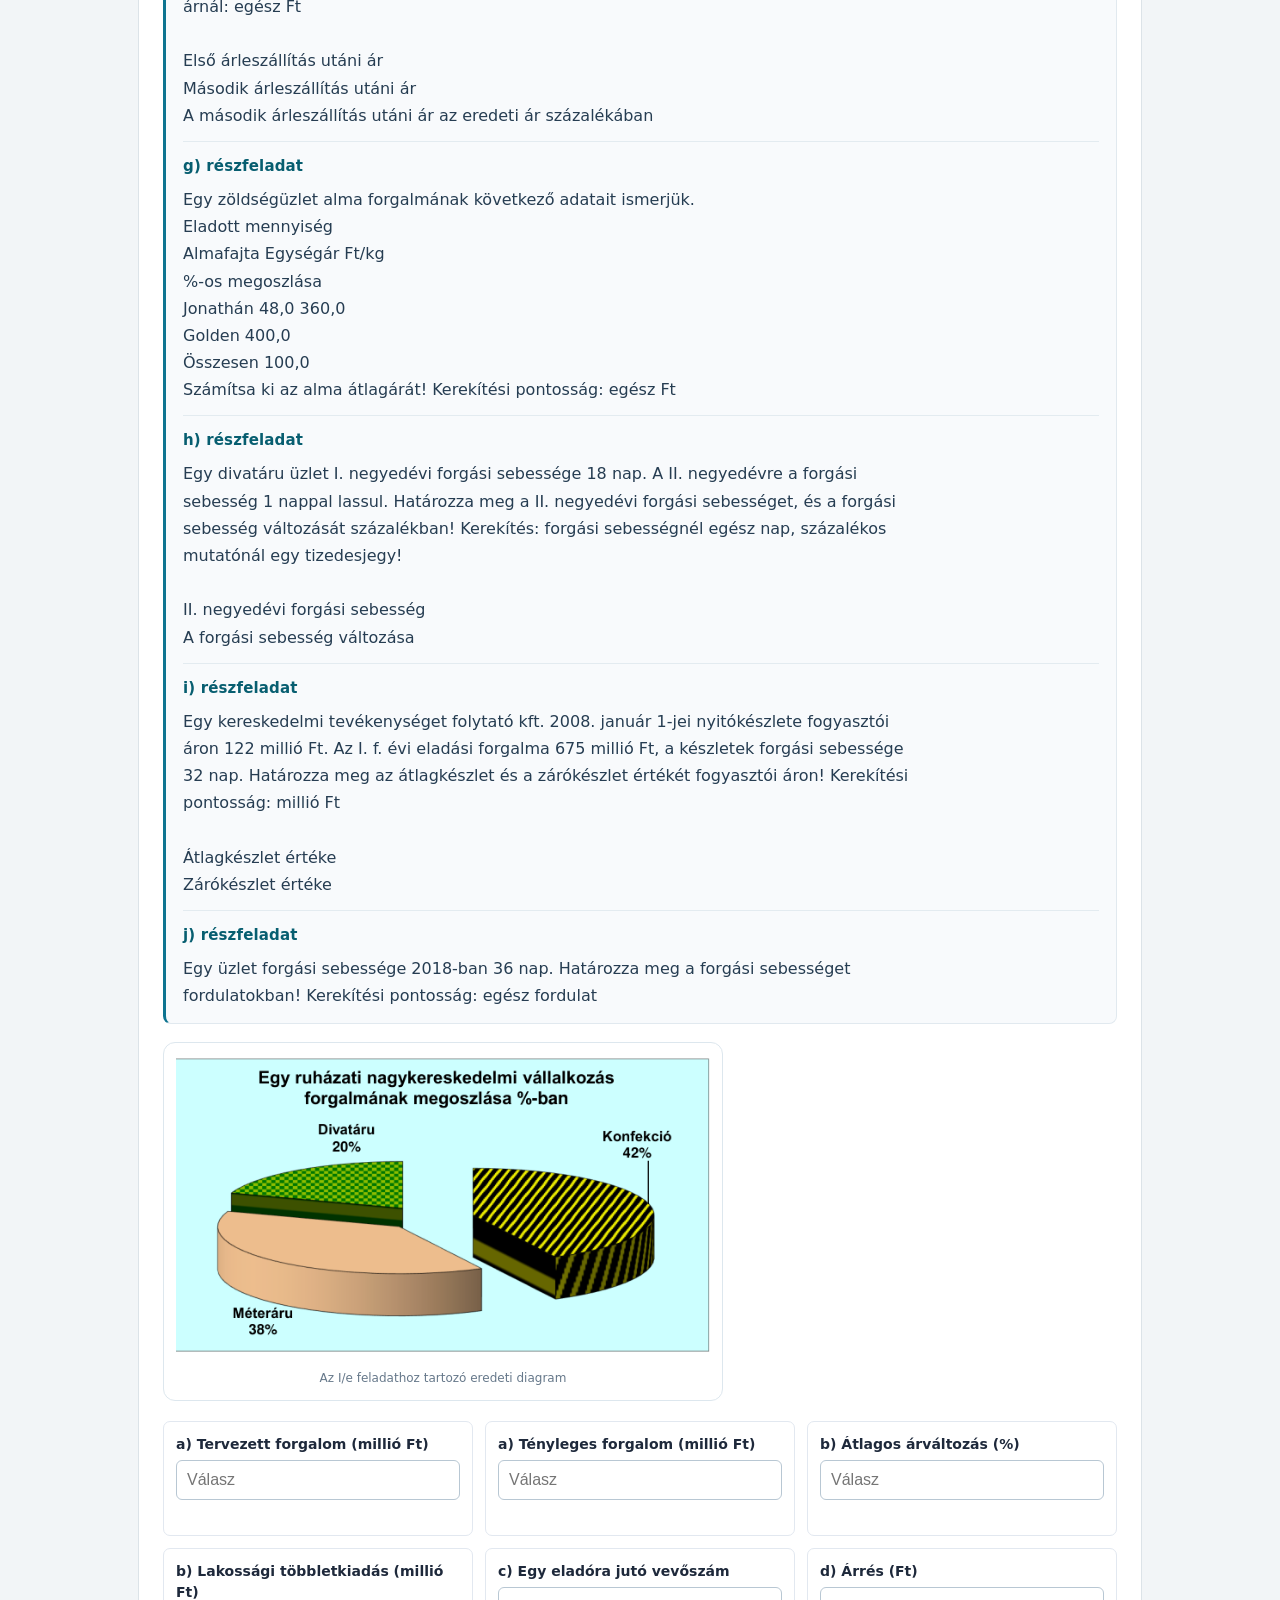
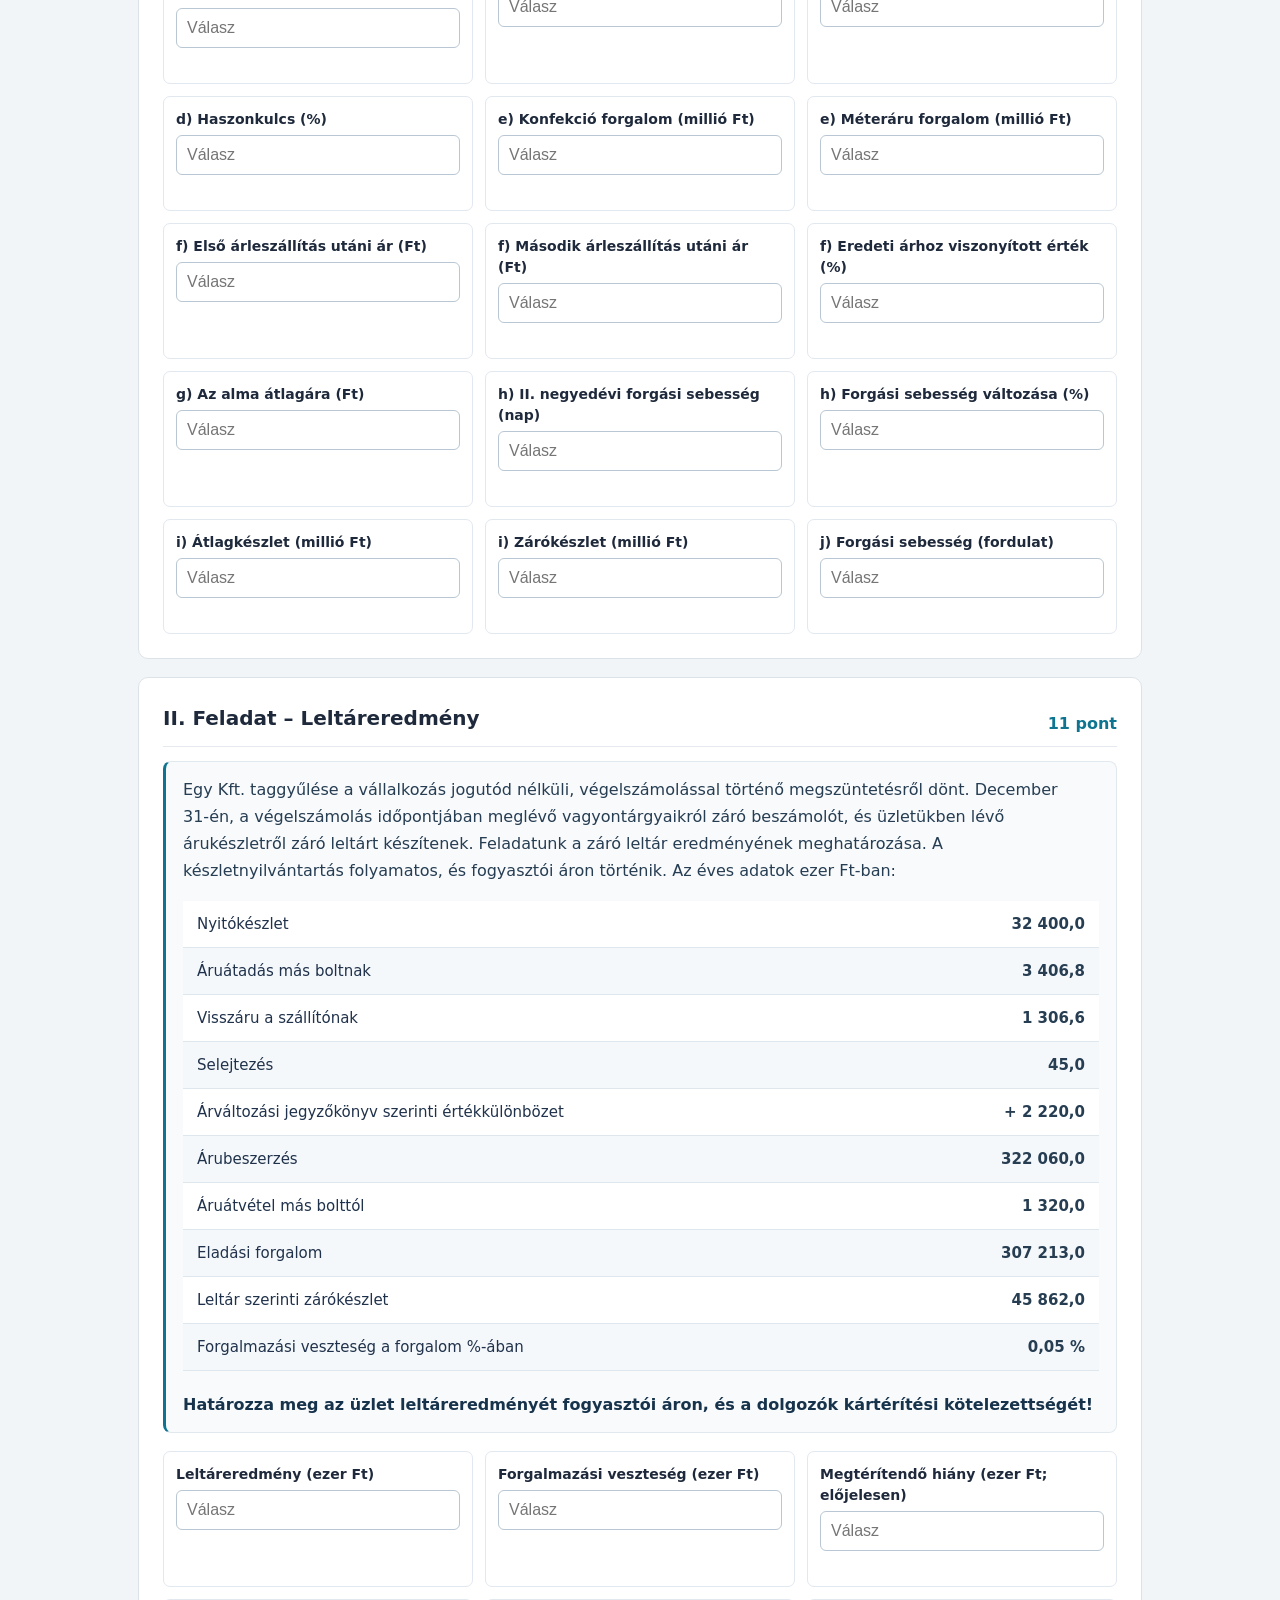
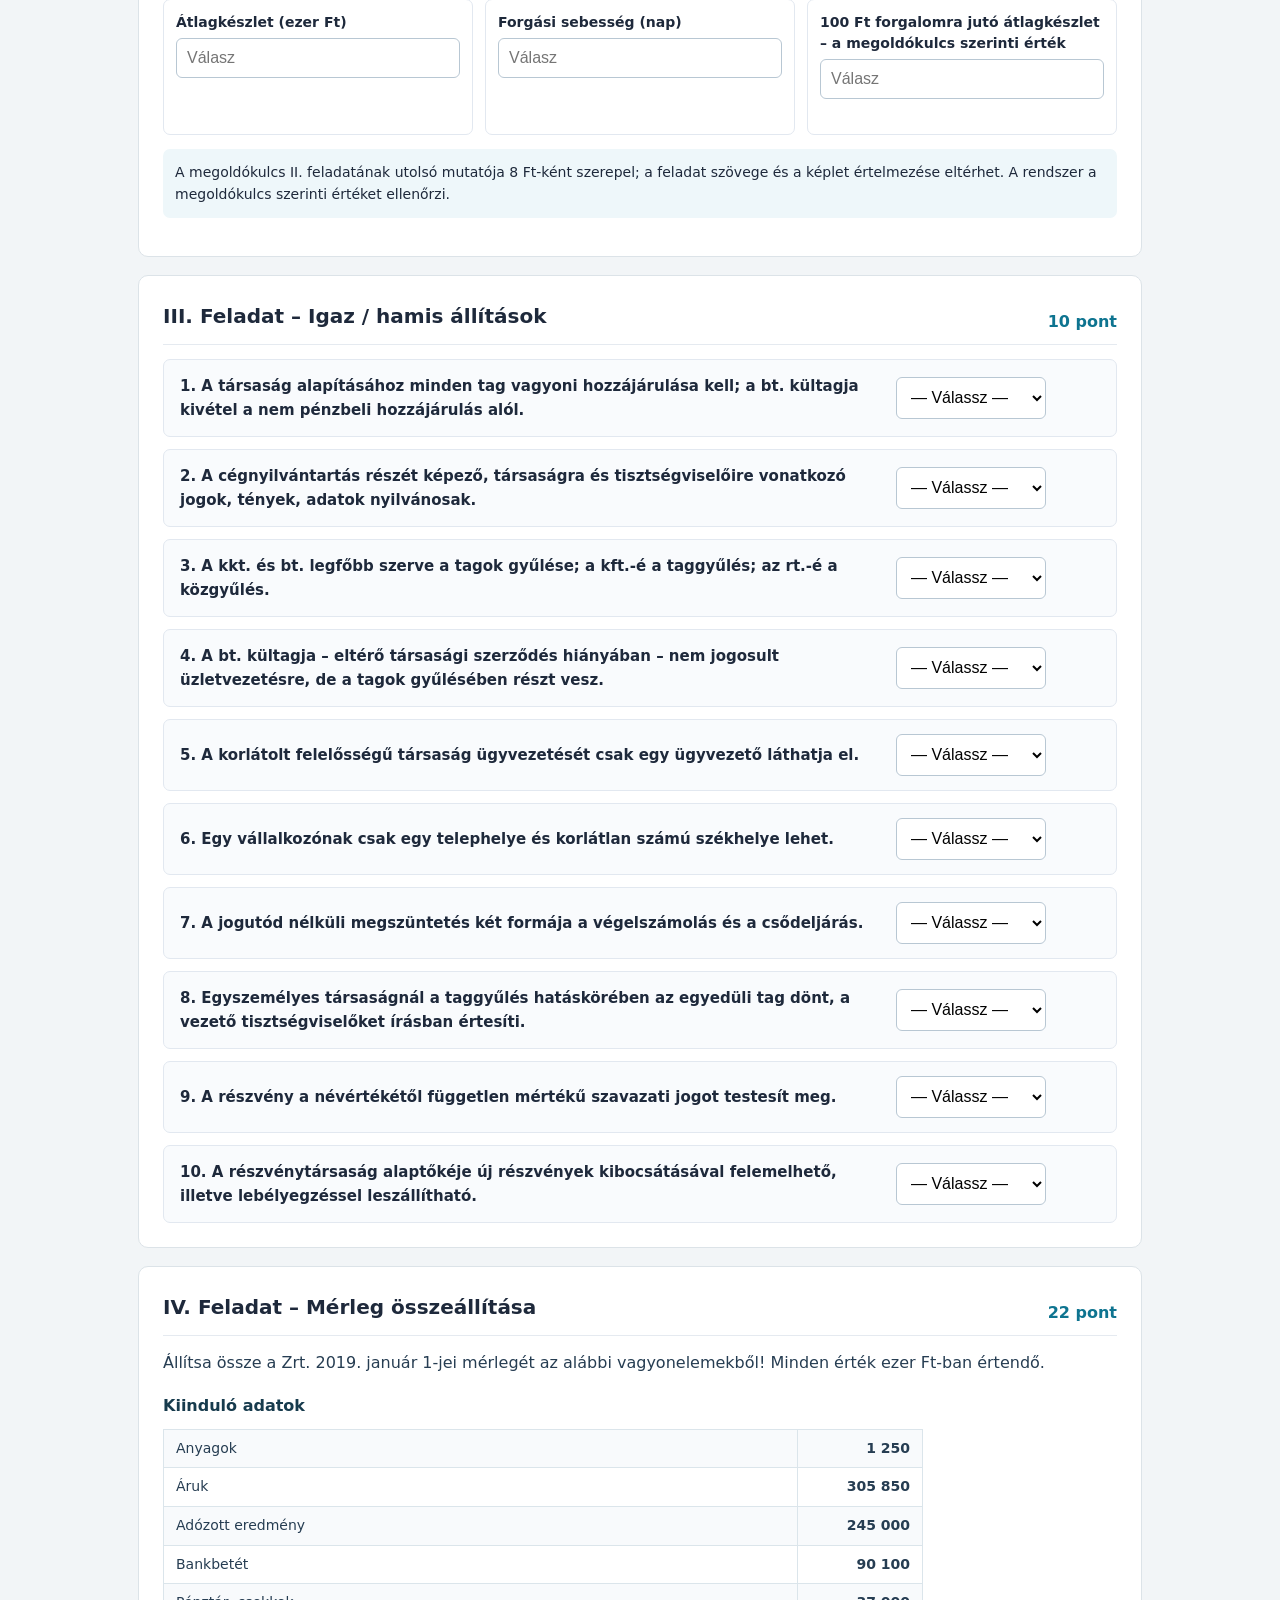
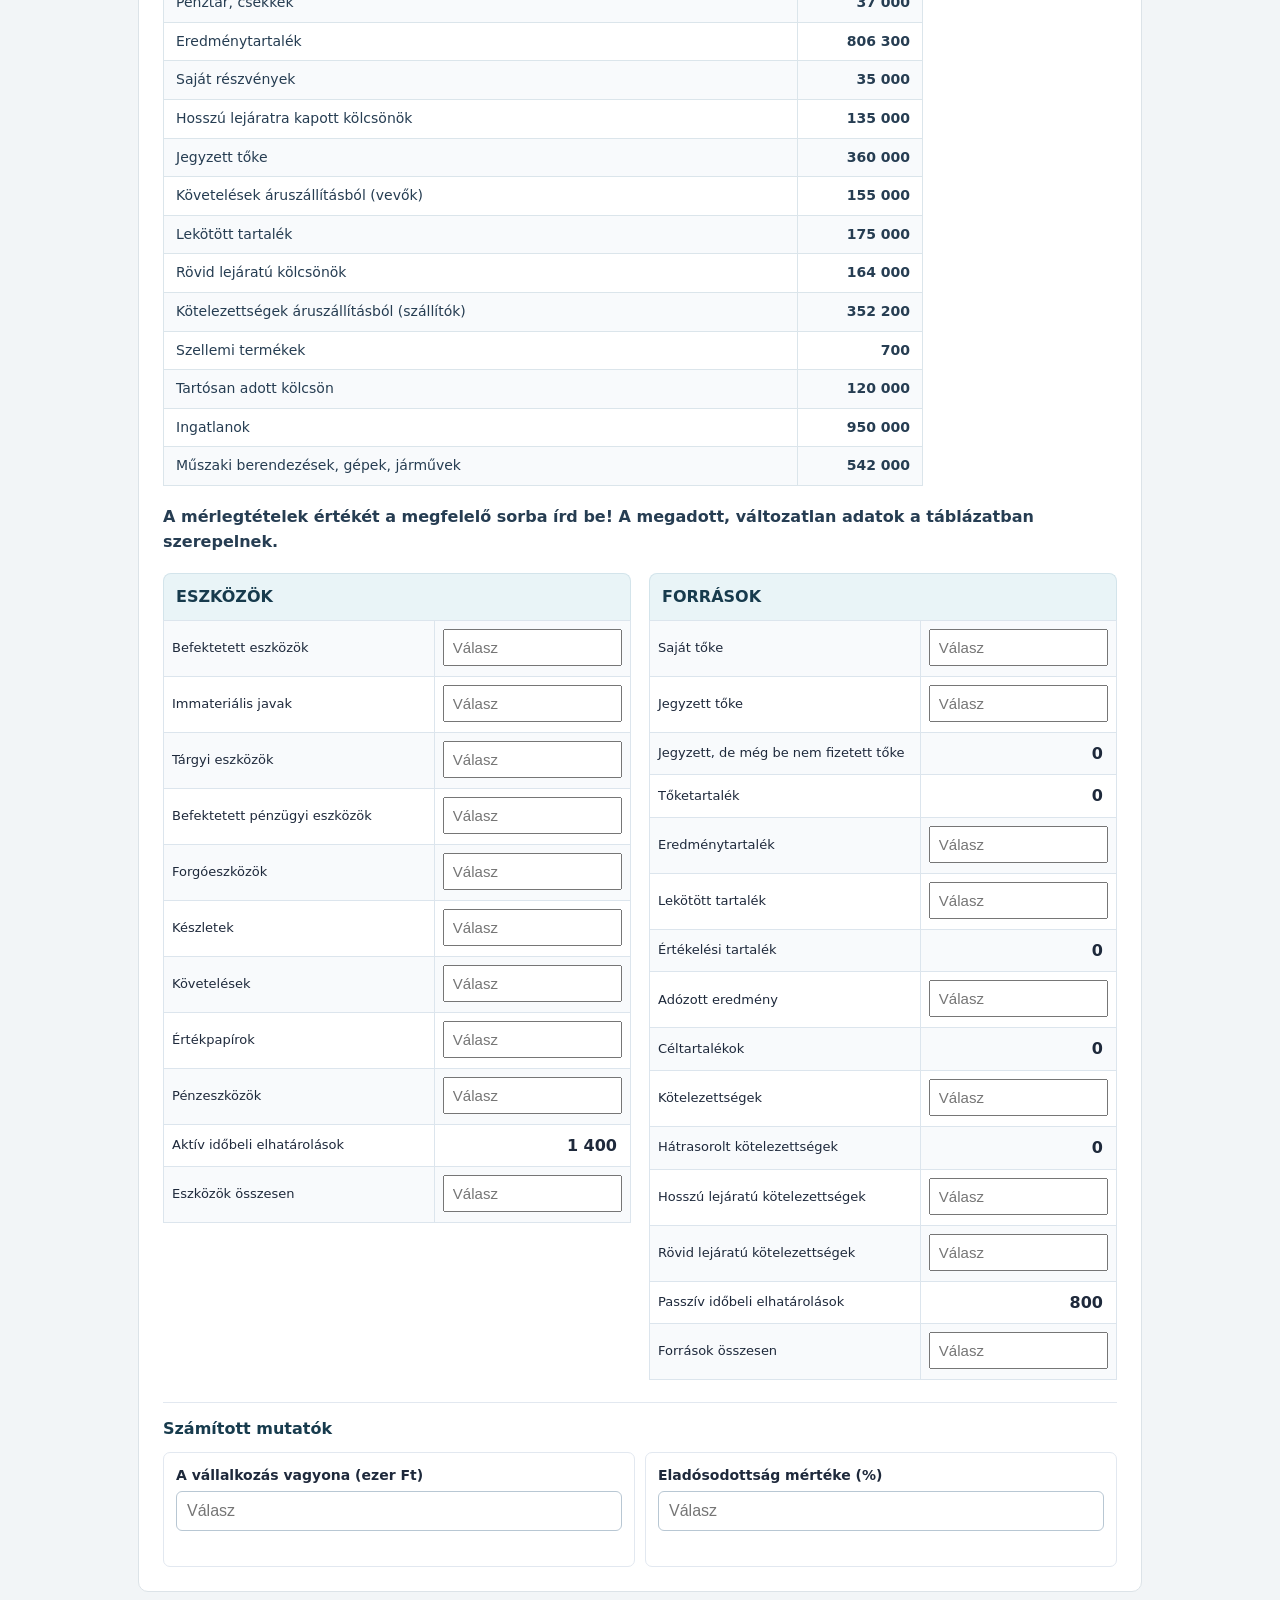
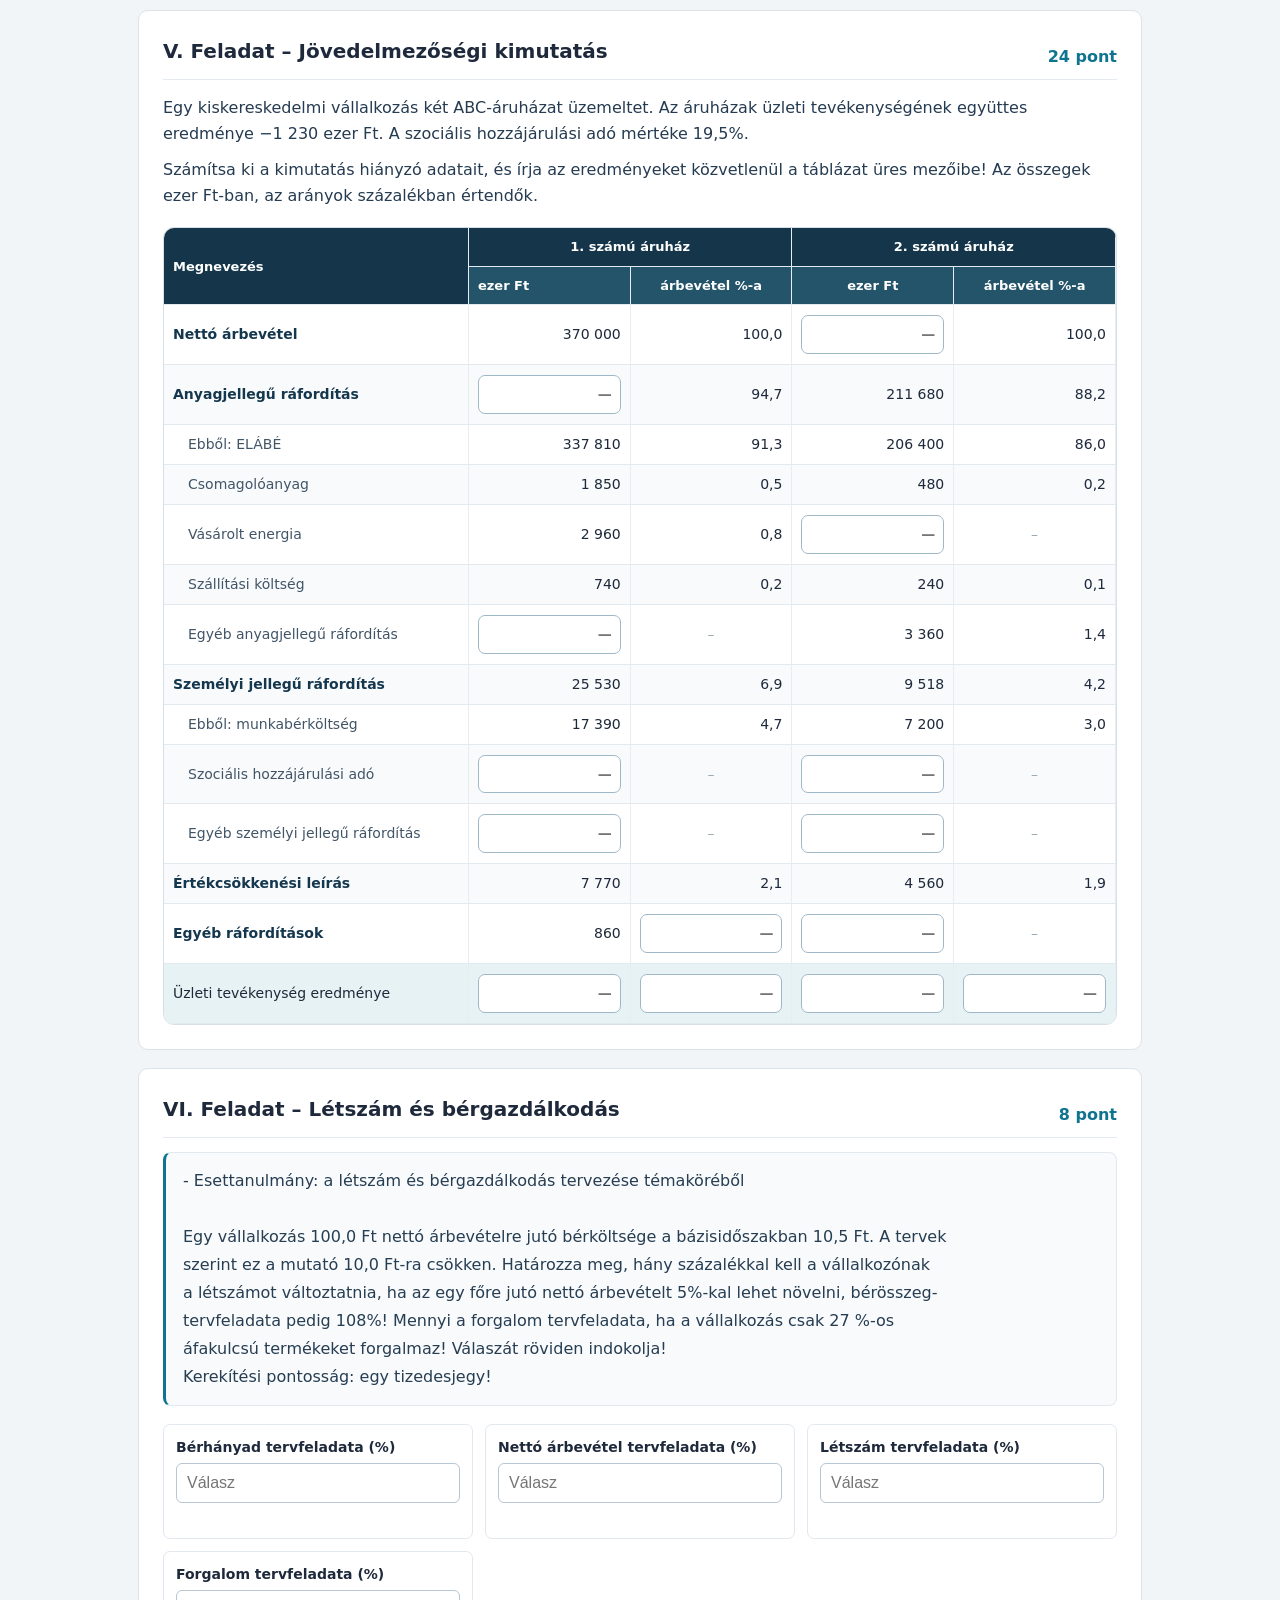
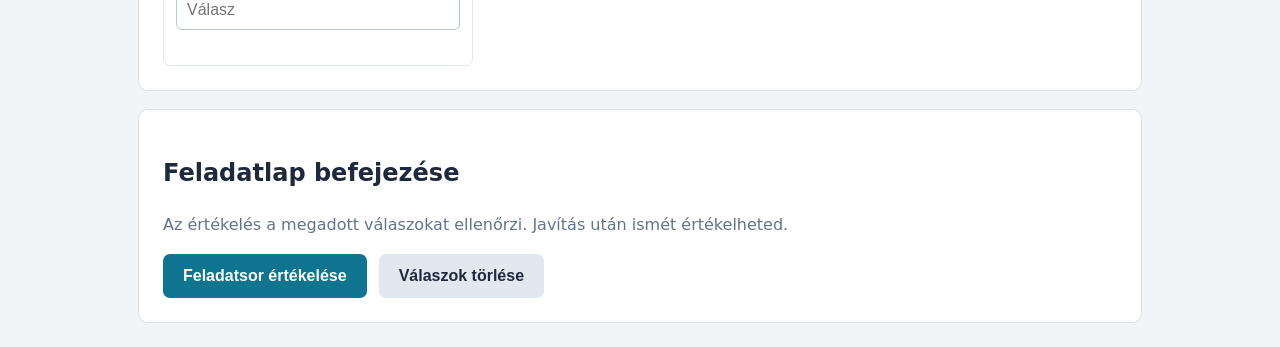
<file: kereskedelmi-ertekesito/feladatsorok/osztv-2019.html>
<!DOCTYPE html>

<html lang="hu"><head><meta charset="utf-8"/><meta content="width=device-width,initial-scale=1" name="viewport"/><title>OSZTV 2019 – Kereskedő | Kiss-Tár</title><style>*{box-sizing:border-box}body{margin:0;background:#f2f5f7;color:#1e293b;font:16px/1.6 system-ui,-apple-system,Segoe UI,Arial,sans-serif}header{background:#fff;border-bottom:1px solid #dbe3ea;position:sticky;top:0;z-index:5}.wrap{max-width:1040px;margin:auto;padding:12px 18px;display:flex;justify-content:space-between;gap:15px;align-items:center;flex-wrap:wrap}a{color:#0d6676;text-decoration:none}main{max-width:1040px;margin:24px auto;padding:0 18px}.card{background:white;border:1px solid #dce3e8;border-radius:10px;padding:24px;margin-bottom:18px}.intro h1{font-size:27px;margin:0 0 7px}.muted,.desc{color:#64748b}.title{display:flex;justify-content:space-between;align-items:center;gap:20px;border-bottom:1px solid #e5eaf0;margin-bottom:14px}.title h2{font-size:20px;margin:0 0 12px}.title span{font-weight:700;color:#0e7490}.source{border:1px solid #dce3e8;border-radius:7px;margin:11px 0;overflow:hidden}summary{padding:12px 14px;cursor:pointer;background:#f8fafc;font-weight:600;font-size:14px}.source img{max-width:100%;width:100%;height:auto;display:block;margin:0 auto;border-top:1px solid #e2e8f0}.grid{display:grid;grid-template-columns:repeat(auto-fit,minmax(245px,1fr));gap:12px}.answer{display:flex;flex-direction:column;gap:5px;border:1px solid #e2e8f0;padding:12px;border-radius:7px}.answer label{font-size:14px;font-weight:600}.answer small{float:right;color:#0e7490}.answer input,.answer select,.student{border:1px solid #b8c7d3;border-radius:6px;padding:10px;font-size:16px;background:white;min-width:0;width:100%;max-width:390px}.answer input:focus,.answer select:focus{outline:2px solid #0e7490}.mark{font-size:13px;min-height:18px}.ok{color:#166534}.bad{color:#9a3412}.hint{background:#eef7fa;border-radius:7px;padding:12px;font-size:14px}.actions{display:flex;gap:12px;flex-wrap:wrap}button{border:0;border-radius:7px;padding:13px 20px;background:#0e7490;color:#fff;font-size:16px;font-weight:700;cursor:pointer}button.secondary{background:#e2e8f0;color:#1e293b}.timer{font-variant-numeric:tabular-nums;font-weight:700}#results{display:none;border-color:#0e7490}#results.show{display:block}@media(max-width:600px){.card{padding:15px}.intro h1{font-size:23px}.grid{grid-template-columns:1fr}.wrap{padding:10px 14px}}@media print{header,.actions{display:none}details:not([open]) img{display:block}.source{break-inside:avoid}.card{break-inside:auto}}
/* 2019 – olvasható, önálló állítások */
#section-III .grid{grid-template-columns:1fr}
#section-III .answer{display:grid;grid-template-columns:minmax(0,1fr) 150px 40px;gap:14px;align-items:center;padding:14px 16px;background:#f9fbfd}
#section-III .answer label{line-height:1.6;font-size:15px}
#section-III .answer select{min-width:0;width:100%}
@media(max-width:650px){#section-III .answer{grid-template-columns:1fr 110px 30px;gap:8px}#section-III .answer label{grid-column:1/-1}.card{padding:15px}}
</style><style>
.original-task-text{margin:16px 0 20px;padding:17px 19px;border:1px solid #d9e5ee;background:#f7fafc;border-radius:12px;color:#22364a;max-width:100%;overflow-wrap:anywhere}
.original-task-label{font-size:12px;font-weight:800;letter-spacing:.055em;text-transform:uppercase;color:#0e7490;margin-bottom:10px}
.original-task-body{white-space:pre-wrap;font-size:15px;line-height:1.7;font-family:inherit;tab-size:3}
.original-task-body br{display:block}
.task-card img,.task img,.card img{max-width:100%;height:auto}
@media(max-width:680px){.original-task-text{padding:13px}.original-task-body{font-size:14px;line-height:1.65}}
</style><style>figure.task-illustration{margin:12px 0 20px;padding:12px;background:#fff;border:1px solid #dde7ee;border-radius:12px;max-width:560px}figure.task-illustration img{width:100%;height:auto;display:block}figure.task-illustration figcaption{font-size:12px;color:#66788a;margin-top:8px;text-align:center}</style><style>
/* Kiss-Tár: átlátható, ismétlésmentes feladatmegjelenítés */
.task,.task-card,.card[id^="section-"]{overflow:visible;overflow-wrap:break-word}
.task .answers,.task-card .grid-2,.card .grid{min-width:0}
.task .field,.task .choice,.task-card .field-row,.task-card .answer-field,.card .answer{min-width:0;max-width:100%}
.task select,.task input:not([type=checkbox]):not([type=radio]),.task textarea,.task-card select,.task-card input:not([type=checkbox]):not([type=radio]),.task-card textarea,.card select,.card input{max-width:100%;min-width:0}
.task select,.task-card select,.card select{min-height:44px}
.task .answers>.field:has(select),.task-card .answer-field:has(select){display:grid;grid-template-columns:minmax(0,1fr) minmax(160px,220px);align-items:center;gap:18px;padding:13px 15px;border:1px solid #dde7ed;border-radius:10px;background:#f9fbfd}
.task .answers>.field:has(select)>span,.task-card .answer-field:has(select)>span{margin:0;line-height:1.55}
.task .answers>.field:has(select)>select,.task-card .answer-field:has(select)>select{width:100%}
.task .choice label{display:flex;align-items:flex-start;gap:10px;line-height:1.55}
.task .choice input[type=checkbox],.task .choice input[type=radio]{width:auto;flex:none;margin-top:5px}
.kt-context{border-left:3px solid #19a1a5;background:#f4f8fb;border-radius:0 10px 10px 0;padding:14px 18px;margin:16px 0 20px;color:#263d52}
.kt-context h4{margin:0 0 10px;font-size:15px;letter-spacing:.01em;color:#0a6673}
.kt-context p{margin:0 0 11px;line-height:1.65}
.kt-context p:last-child{margin-bottom:0}
.kt-source-lines{white-space:pre-line;line-height:1.8;margin:0;font-family:inherit;word-break:normal}
.kt-context .kt-data-list{margin:0;padding-left:19px;line-height:1.75}
.kt-context .kt-data-list li{padding:3px 0}
.kt-section{border-top:1px solid #e3ebf0;padding-top:13px;margin-top:14px}
.kt-section:first-child{border-top:0;margin-top:0;padding-top:0}
.kt-section h4{font-size:15px;margin:0 0 8px;color:#075e70}
.kt-section p{margin:0;white-space:pre-line;line-height:1.7}
.kt-group{margin:12px 0 20px;padding:13px 16px;border:1px solid #e0e9ef;background:#fafcfd;border-radius:10px}
.kt-group h4{margin:0 0 8px;color:#144a69;font-size:15px}
.kt-group p{margin:0;white-space:pre-line;line-height:1.65}
.kt-choice-note{color:#526779;font-size:13px;margin:5px 0 10px}
.task .description,.task-card .question-text{line-height:1.65}
.task-card .row-inputs{display:grid;grid-template-columns:repeat(auto-fit,minmax(min(100%,280px),1fr));gap:12px}
.task-card .row-inputs>.answer-field{display:flex;flex-direction:column;align-items:stretch}
.task-card .row-inputs>.answer-field select{max-width:100%}
@media(max-width:700px){.task .answers>.field:has(select),.task-card .answer-field:has(select){grid-template-columns:1fr;gap:8px}.kt-context{padding:12px}.task-card .row-inputs{grid-template-columns:1fr}}
</style><style>
/* Kiss-Tár – 2019–2020 ellenőrzött egyszerűsítés */
.kt-context{margin:14px 0 18px;padding:14px 17px;background:#f8fafc;border:1px solid #e1e9ef;border-left:3px solid #0e7490;border-radius:8px}
.kt-context .kt-source-lines{white-space:pre-line;line-height:1.75;overflow-wrap:normal;word-break:normal}
.kt-context .kt-section{padding-top:12px;margin-top:12px}
.kt-context .kt-section h4{margin:0 0 8px}
.answer,.answer-field,.field-row{min-width:0}
.answer select,.answer-field select,.field-row select{min-width:0;max-width:100%;width:100%;min-height:42px}
.answer label,.answer-field>span,.field-row>label{line-height:1.5}
.question-block{padding-bottom:18px;margin-bottom:18px;border-bottom:1px solid #e4eaf0}
.question-block:last-of-type{border-bottom:0}
.question-block h4{margin:0 0 6px}
.reasons{white-space:pre-line;line-height:1.7;background:#f8fafc;border-radius:7px;padding:12px 15px;margin:12px 0}
@media(max-width:720px){.row-inputs,.grid-2{grid-template-columns:1fr!important}.kt-context{padding:12px}.task .field,.task-card .answer-field{min-width:0}}
</style><style>
/* Esettanulmány adatainak áttekinthető megjelenítése */
.kt-clean-case > p{line-height:1.7;margin:0 0 16px;white-space:normal}
.kt-data-table{width:100%;border-collapse:collapse;background:white;margin:12px 0 20px;font-size:15px}
.kt-data-table th,.kt-data-table td{padding:11px 14px;border-bottom:1px solid #dfe7ee;text-align:left;vertical-align:top}
.kt-data-table th{font-weight:500;color:#20324b;width:75%}
.kt-data-table td{font-weight:650;font-variant-numeric:tabular-nums;white-space:nowrap;text-align:right}
.kt-data-table tr:nth-child(even){background:#f4f8fb}
.kt-clean-case .kt-case-question{font-weight:600;margin:15px 0 0;color:#17334b}
@media(max-width:600px){.kt-data-table th,.kt-data-table td{padding:10px 8px;font-size:13px}}
</style><style>
#section-IV .kt-context{background:none;border:0;padding:0}
#section-IV .kt-context p{margin:10px 0 16px;line-height:1.6}
#section-IV h3{font-size:16px;margin:18px 0 10px;color:#173b4d}
#section-IV .iv-source-table{border-collapse:collapse;width:100%;max-width:760px;font-size:14px;line-height:1.4}
#section-IV .iv-source-table td{padding:9px 12px;border:1px solid #dbe5eb}
#section-IV .iv-source-table td:last-child{text-align:right;white-space:nowrap;font-weight:650;font-variant-numeric:tabular-nums;width:125px}
#section-IV .iv-source-table tr:nth-child(odd){background:#f8fafc}
#section-IV .iv-instruction{margin:18px 0!important;font-weight:600}
#section-IV .iv-balance{display:grid;grid-template-columns:minmax(0,1fr) minmax(0,1fr);gap:18px;align-items:start}
#section-IV .iv-panel{min-width:0}
#section-IV .iv-panel h3{background:#e9f4f7;padding:10px 12px;margin:0;border:1px solid #d3e4eb;border-bottom:none;border-radius:8px 8px 0 0}
#section-IV .iv-balance-table{width:100%;border-collapse:collapse;table-layout:fixed}
#section-IV .iv-balance-table th,#section-IV .iv-balance-table td{border:1px solid #dce5ed;padding:8px;vertical-align:middle}
#section-IV .iv-balance-table th{font-weight:500;text-align:left;width:58%;font-size:13px;overflow-wrap:break-word}
#section-IV .iv-balance-table td{width:42%}
#section-IV .iv-balance-table tr:nth-child(odd){background:#f8fafc}
#section-IV .iv-field{border:0;background:none;padding:0;display:flex;flex-direction:column;gap:2px;min-width:0}
#section-IV .iv-field input{width:100%;min-width:0;max-width:none;padding:8px;font-size:15px}
#section-IV .iv-field .mark{font-size:12px;min-height:0}
#section-IV .iv-fixed{font-weight:650;display:block;text-align:right;padding-right:5px}
#section-IV .iv-extra{border-top:1px solid #e2e8f0;margin-top:22px;padding-top:5px;display:grid;grid-template-columns:repeat(2,minmax(0,1fr));gap:10px}
#section-IV .iv-extra h3{grid-column:1/-1;margin:8px 0 0}
@media(max-width:760px){#section-IV .iv-balance{grid-template-columns:1fr}#section-IV .iv-extra{grid-template-columns:1fr}}
</style><style>
/* V. feladat: kézzel újraépített, adatmezős táblázat; nincs PDF-szövegtörmelék */
#section-V .profit-intro {margin:15px 0 18px;line-height:1.65;color:#253b51}
#section-V .profit-intro p{margin:0 0 9px}
#section-V .profit-table-wrap{max-width:100%;overflow-x:auto;border:1px solid #d5e0e8;border-radius:11px;background:#fff}
#section-V .profit-table{border-collapse:collapse;table-layout:fixed;width:100%;min-width:770px;font-size:14px;line-height:1.35}
#section-V .profit-table th,#section-V .profit-table td{padding:10px 9px;border-bottom:1px solid #e2eaf0;border-right:1px solid #e6edf3;vertical-align:middle}
#section-V .profit-table thead th{background:#15364a;color:#fff;text-align:center;font-size:13px;font-weight:650}
#section-V .profit-table thead tr:nth-child(2) th{background:#23546a}
#section-V .profit-table thead th:first-child{width:32%;text-align:left}
#section-V .profit-table tbody th{font-weight:530;text-align:left;overflow-wrap:break-word}
#section-V .profit-table tbody td{text-align:right;font-variant-numeric:tabular-nums}
#section-V .profit-table tbody tr:nth-child(even){background:#f8fafc}
#section-V .profit-table tbody tr.profit-major th{font-weight:700;color:#14374e}
#section-V .profit-table tbody tr.profit-total{background:#e6f2f3;font-weight:700}
#section-V .profit-table tbody tr.profit-sub th{padding-left:24px;color:#415567}
#section-V .profit-table td.profit-na{color:#9aabb6;text-align:center}
#section-V .profit-input{box-sizing:border-box;display:inline-block;width:100%;min-width:92px;max-width:none;padding:9px 8px;border-radius:7px;border:1px solid #9fb8c8;background:#fff;color:#153448;text-align:right;font:inherit;font-weight:600}
#section-V .profit-input:focus{outline:2px solid #16a0a9;outline-offset:1px}
#section-V .profit-mark{display:block;min-height:0;font-size:11px;text-align:right}
@media(max-width:600px){#section-V .profit-intro{font-size:14px}#section-V .profit-table th,#section-V .profit-table td{padding:9px 7px}}
</style></head><body><header><div class="wrap"><a href="/kereskedelmi-ertekesito/">← Vissza a feladatsorokhoz</a><span><strong>OSZTV 2019</strong> · Hátralévő idő: <span class="timer" id="timer">120:00</span></span></div></header><main><div class="card intro"><h1>OSZTV 2019 – Kereskedő</h1><p class="muted">Országos Szakmai Tanulmányi Verseny · Elődöntő · 6 főfeladat · 100 pont · 120 perc</p><p class="hint">A válaszokat a feladatok mellett add meg. A rendszer a megoldókulcs szerinti eredményeket pontozza; a számítási levezetések tanári ellenőrzést igényelhetnek.</p><div style="display:flex;gap:12px;flex-wrap:wrap"><label>Tanuló neve<br/><input class="student" id="student" placeholder="Név"/></label><label>Osztály<br/><input class="student" id="studentClass" placeholder="Osztály"/></label></div></div><section class="card" id="section-I"><div class="title"><h2>I. Feladat – Áruforgalmi számítások</h2><span>25 pont</span></div><div class="kt-context"><div class="kt-section"><h4>a) részfeladat</h4><p>Egy ruházati nagykereskedelmi vállalkozás 2017. évi forgalma 2 450 millió Ft, amelyet
2018. évre 6 %-kal terveznek növelni. A kitűzött tervet nem sikerült teljesíteni, a tényleges
forgalom 2 %-kal alacsonyabb, mint a tervezett. Számítsa ki a tervezett és a tényleges
forgalmat! Kerekítési pontosság: millió Ft</p></div><div class="kt-section"><h4>b) részfeladat</h4><p>Egy ruházati üzlet forgalma 2018-ben 840 millió Ft. A forgalom 2017. évről 2018. évre
folyóáron 6 %-kal emelkedett. Változatlan áron a forgalomnövekedés 2 %-os. Számítsa ki
az átlagos árindexet, és a lakosság árváltozásból eredő megtakarítását vagy többletkiadását!
Kerekítési pontosság: százalékos mutatónál egy tizedesjegy, forgalomnál millió Ft</p></div><div class="kt-section"><h4>c) részfeladat</h4><p>Egy vállalkozás 1 főre jutó havi forgalma 3 440 ezer Ft, az egy vevőre jutó vásárlás átlagos
értéke 2 000 Ft. Határozza meg az egy eladóra jutó vevők számát!</p></div><div class="kt-section"><h4>d) részfeladat</h4><p>Egy férfi póló nettó beszerzési ára 2000 Ft, a fogyasztói ára 3048 Ft. Számítsa ki a termék
árrését, és a haszonkulcsát a nettó beszerzési ár százalékában! ÁFA kulcs: 27 %. Kerekítés:
százalékos mutatónál egy tizedesjegy, árrésnél: egész Ft</p></div><div class="kt-section"><h4>e) részfeladat</h4><p>Egy áruház ruházati osztályának divatáru forgalma 90 millió Ft. A forgalom szerkezetét az
alábbi grafikon szemlélteti. Számítsa ki a méteráru és a konfekció árucsoport forgalmát
millió Ft-ban!

Egy ruházati nagykereskedelmi vállalkozás
forgalmának megoszlása %-ban

Divatáru                                                                   Konfekció
20%                                                        42%

Méteráru
38%</p></div><div class="kt-section"><h4>f) részfeladat</h4><p>Egy termék fogyasztói ára 4 200 Ft. A vállalkozó az árat először 5%-kal, majd később, a
leszállított árat további 10 %-kal csökkentette. Határozza meg, hogy a második árleszállítás
utáni ár hány százaléka az eredeti árnak! Kerekítés: százalékos mutatónál egy tizedesjegy,
árnál: egész Ft

Első árleszállítás utáni ár
Második árleszállítás utáni ár
A második árleszállítás utáni ár az eredeti ár százalékában</p></div><div class="kt-section"><h4>g) részfeladat</h4><p>Egy zöldségüzlet alma forgalmának következő adatait ismerjük.
Eladott mennyiség
Almafajta                        Egységár Ft/kg
%-os megoszlása
Jonathán            48,0               360,0
Golden                                         400,0
Összesen           100,0
Számítsa ki az alma átlagárát! Kerekítési pontosság: egész Ft</p></div><div class="kt-section"><h4>h) részfeladat</h4><p>Egy divatáru üzlet  I. negyedévi forgási sebessége 18 nap. A  II. negyedévre a forgási
sebesség 1 nappal lassul. Határozza meg a II. negyedévi forgási sebességet, és a forgási
sebesség változását százalékban! Kerekítés: forgási sebességnél egész nap, százalékos
mutatónál egy tizedesjegy!

II. negyedévi forgási sebesség
A forgási sebesség változása</p></div><div class="kt-section"><h4>i) részfeladat</h4><p>Egy kereskedelmi tevékenységet folytató kft. 2008. január 1-jei nyitókészlete fogyasztói
áron 122 millió Ft. Az I. f. évi eladási forgalma 675 millió Ft, a készletek forgási sebessége
32 nap. Határozza meg az átlagkészlet és a zárókészlet értékét fogyasztói áron! Kerekítési
pontosság: millió Ft

Átlagkészlet értéke
Zárókészlet értéke</p></div><div class="kt-section"><h4>j) részfeladat</h4><p>Egy üzlet forgási sebessége 2018-ban 36 nap. Határozza meg a forgási sebességet
fordulatokban! Kerekítési pontosság: egész fordulat</p></div></div><figure class="task-illustration"><img alt="Az árucsoportok forgalmának megoszlása: divatáru 20%, konfekció 42%, méteráru 38%" src="[data-uri]"/><figcaption>Az I/e feladathoz tartozó eredeti diagram</figcaption></figure><div class="grid"><div class="answer"><label for="I_0">a) Tervezett forgalom (millió Ft) </label><input aria-label="a) Tervezett forgalom (millió Ft)" autocomplete="off" id="I_0" inputmode="decimal" placeholder="Válasz"/><span class="mark" id="mark_I_0"></span></div><div class="answer"><label for="I_1">a) Tényleges forgalom (millió Ft) </label><input aria-label="a) Tényleges forgalom (millió Ft)" autocomplete="off" id="I_1" inputmode="decimal" placeholder="Válasz"/><span class="mark" id="mark_I_1"></span></div><div class="answer"><label for="I_2">b) Átlagos árváltozás (%) </label><input aria-label="b) Átlagos árváltozás (%)" autocomplete="off" id="I_2" inputmode="decimal" placeholder="Válasz"/><span class="mark" id="mark_I_2"></span></div><div class="answer"><label for="I_3">b) Lakossági többletkiadás (millió Ft) </label><input aria-label="b) Lakossági többletkiadás (millió Ft)" autocomplete="off" id="I_3" inputmode="decimal" placeholder="Válasz"/><span class="mark" id="mark_I_3"></span></div><div class="answer"><label for="I_4">c) Egy eladóra jutó vevőszám </label><input aria-label="c) Egy eladóra jutó vevőszám" autocomplete="off" id="I_4" inputmode="decimal" placeholder="Válasz"/><span class="mark" id="mark_I_4"></span></div><div class="answer"><label for="I_5">d) Árrés (Ft) </label><input aria-label="d) Árrés (Ft)" autocomplete="off" id="I_5" inputmode="decimal" placeholder="Válasz"/><span class="mark" id="mark_I_5"></span></div><div class="answer"><label for="I_6">d) Haszonkulcs (%) </label><input aria-label="d) Haszonkulcs (%)" autocomplete="off" id="I_6" inputmode="decimal" placeholder="Válasz"/><span class="mark" id="mark_I_6"></span></div><div class="answer"><label for="I_7">e) Konfekció forgalom (millió Ft) </label><input aria-label="e) Konfekció forgalom (millió Ft)" autocomplete="off" id="I_7" inputmode="decimal" placeholder="Válasz"/><span class="mark" id="mark_I_7"></span></div><div class="answer"><label for="I_8">e) Méteráru forgalom (millió Ft) </label><input aria-label="e) Méteráru forgalom (millió Ft)" autocomplete="off" id="I_8" inputmode="decimal" placeholder="Válasz"/><span class="mark" id="mark_I_8"></span></div><div class="answer"><label for="I_9">f) Első árleszállítás utáni ár (Ft) </label><input aria-label="f) Első árleszállítás utáni ár (Ft)" autocomplete="off" id="I_9" inputmode="decimal" placeholder="Válasz"/><span class="mark" id="mark_I_9"></span></div><div class="answer"><label for="I_10">f) Második árleszállítás utáni ár (Ft) </label><input aria-label="f) Második árleszállítás utáni ár (Ft)" autocomplete="off" id="I_10" inputmode="decimal" placeholder="Válasz"/><span class="mark" id="mark_I_10"></span></div><div class="answer"><label for="I_11">f) Eredeti árhoz viszonyított érték (%) </label><input aria-label="f) Eredeti árhoz viszonyított érték (%)" autocomplete="off" id="I_11" inputmode="decimal" placeholder="Válasz"/><span class="mark" id="mark_I_11"></span></div><div class="answer"><label for="I_12">g) Az alma átlagára (Ft) </label><input aria-label="g) Az alma átlagára (Ft)" autocomplete="off" id="I_12" inputmode="decimal" placeholder="Válasz"/><span class="mark" id="mark_I_12"></span></div><div class="answer"><label for="I_13">h) II. negyedévi forgási sebesség (nap) </label><input aria-label="h) II. negyedévi forgási sebesség (nap)" autocomplete="off" id="I_13" inputmode="decimal" placeholder="Válasz"/><span class="mark" id="mark_I_13"></span></div><div class="answer"><label for="I_14">h) Forgási sebesség változása (%) </label><input aria-label="h) Forgási sebesség változása (%)" autocomplete="off" id="I_14" inputmode="decimal" placeholder="Válasz"/><span class="mark" id="mark_I_14"></span></div><div class="answer"><label for="I_15">i) Átlagkészlet (millió Ft) </label><input aria-label="i) Átlagkészlet (millió Ft)" autocomplete="off" id="I_15" inputmode="decimal" placeholder="Válasz"/><span class="mark" id="mark_I_15"></span></div><div class="answer"><label for="I_16">i) Zárókészlet (millió Ft) </label><input aria-label="i) Zárókészlet (millió Ft)" autocomplete="off" id="I_16" inputmode="decimal" placeholder="Válasz"/><span class="mark" id="mark_I_16"></span></div><div class="answer"><label for="I_17">j) Forgási sebesség (fordulat) </label><input aria-label="j) Forgási sebesség (fordulat)" autocomplete="off" id="I_17" inputmode="decimal" placeholder="Válasz"/><span class="mark" id="mark_I_17"></span></div></div></section><section class="card" id="section-II"><div class="title"><h2>II. Feladat – Leltáreredmény</h2><span>11 pont</span></div><div class="kt-context"><div class="kt-clean-case"><p>Egy Kft. taggyűlése a vállalkozás jogutód nélküli, végelszámolással történő megszüntetésről dönt. December 31-én, a végelszámolás időpontjában meglévő vagyontárgyaikról záró beszámolót, és üzletükben lévő árukészletről záró leltárt készítenek. Feladatunk a záró leltár eredményének meghatározása. A készletnyilvántartás folyamatos, és fogyasztói áron történik. Az éves adatok ezer Ft-ban:</p><table class="kt-data-table"><tbody><tr><th scope="row">Nyitókészlet</th><td>32 400,0</td></tr><tr><th scope="row">Áruátadás más boltnak</th><td>3 406,8</td></tr><tr><th scope="row">Visszáru a szállítónak</th><td>1 306,6</td></tr><tr><th scope="row">Selejtezés</th><td>45,0</td></tr><tr><th scope="row">Árváltozási jegyzőkönyv szerinti értékkülönbözet</th><td>+ 2 220,0</td></tr><tr><th scope="row">Árubeszerzés</th><td>322 060,0</td></tr><tr><th scope="row">Áruátvétel más bolttól</th><td>1 320,0</td></tr><tr><th scope="row">Eladási forgalom</th><td>307 213,0</td></tr><tr><th scope="row">Leltár szerinti zárókészlet</th><td>45 862,0</td></tr><tr><th scope="row">Forgalmazási veszteség a forgalom %-ában</th><td>0,05 %</td></tr></tbody></table><p class="kt-case-question">Határozza meg az üzlet leltáreredményét fogyasztói áron, és a dolgozók kártérítési kötelezettségét!</p></div></div><div class="grid"><div class="answer"><label for="II_0">Leltáreredmény (ezer Ft) </label><input aria-label="Leltáreredmény (ezer Ft)" autocomplete="off" id="II_0" inputmode="decimal" placeholder="Válasz"/><span class="mark" id="mark_II_0"></span></div><div class="answer"><label for="II_1">Forgalmazási veszteség (ezer Ft) </label><input aria-label="Forgalmazási veszteség (ezer Ft)" autocomplete="off" id="II_1" inputmode="decimal" placeholder="Válasz"/><span class="mark" id="mark_II_1"></span></div><div class="answer"><label for="II_2">Megtérítendő hiány (ezer Ft; előjelesen) </label><input aria-label="Megtérítendő hiány (ezer Ft; előjelesen)" autocomplete="off" id="II_2" inputmode="decimal" placeholder="Válasz"/><span class="mark" id="mark_II_2"></span></div><div class="answer"><label for="II_3">Átlagkészlet (ezer Ft) </label><input aria-label="Átlagkészlet (ezer Ft)" autocomplete="off" id="II_3" inputmode="decimal" placeholder="Válasz"/><span class="mark" id="mark_II_3"></span></div><div class="answer"><label for="II_4">Forgási sebesség (nap) </label><input aria-label="Forgási sebesség (nap)" autocomplete="off" id="II_4" inputmode="decimal" placeholder="Válasz"/><span class="mark" id="mark_II_4"></span></div><div class="answer"><label for="II_5">100 Ft forgalomra jutó átlagkészlet – a megoldókulcs szerinti érték </label><input aria-label="100 Ft forgalomra jutó átlagkészlet – a megoldókulcs szerinti érték" autocomplete="off" id="II_5" inputmode="decimal" placeholder="Válasz"/><span class="mark" id="mark_II_5"></span></div></div><p class="hint">A megoldókulcs II. feladatának utolsó mutatója 8 Ft-ként szerepel; a feladat szövege és a képlet értelmezése eltérhet. A rendszer a megoldókulcs szerinti értéket ellenőrzi.</p></section><section class="card" id="section-III"><div class="title"><h2>III. Feladat – Igaz / hamis állítások</h2><span>10 pont</span></div><div class="grid"><div class="answer"><label for="III_0">1. A társaság alapításához minden tag vagyoni hozzájárulása kell; a bt. kültagja kivétel a nem pénzbeli hozzájárulás alól. </label><select aria-label="1. állítás válasza" id="III_0"><option value="">— Válassz —</option><option>I</option><option>H</option></select><span class="mark" id="mark_III_0"></span></div><div class="answer"><label for="III_1">2. A cégnyilvántartás részét képező, társaságra és tisztségviselőire vonatkozó jogok, tények, adatok nyilvánosak. </label><select aria-label="2. állítás válasza" id="III_1"><option value="">— Válassz —</option><option>I</option><option>H</option></select><span class="mark" id="mark_III_1"></span></div><div class="answer"><label for="III_2">3. A kkt. és bt. legfőbb szerve a tagok gyűlése; a kft.-é a taggyűlés; az rt.-é a közgyűlés. </label><select aria-label="3. állítás válasza" id="III_2"><option value="">— Válassz —</option><option>I</option><option>H</option></select><span class="mark" id="mark_III_2"></span></div><div class="answer"><label for="III_3">4. A bt. kültagja – eltérő társasági szerződés hiányában – nem jogosult üzletvezetésre, de a tagok gyűlésében részt vesz. </label><select aria-label="4. állítás válasza" id="III_3"><option value="">— Válassz —</option><option>I</option><option>H</option></select><span class="mark" id="mark_III_3"></span></div><div class="answer"><label for="III_4">5. A korlátolt felelősségű társaság ügyvezetését csak egy ügyvezető láthatja el. </label><select aria-label="5. állítás válasza" id="III_4"><option value="">— Válassz —</option><option>I</option><option>H</option></select><span class="mark" id="mark_III_4"></span></div><div class="answer"><label for="III_5">6. Egy vállalkozónak csak egy telephelye és korlátlan számú székhelye lehet. </label><select aria-label="6. állítás válasza" id="III_5"><option value="">— Válassz —</option><option>I</option><option>H</option></select><span class="mark" id="mark_III_5"></span></div><div class="answer"><label for="III_6">7. A jogutód nélküli megszüntetés két formája a végelszámolás és a csődeljárás. </label><select aria-label="7. állítás válasza" id="III_6"><option value="">— Válassz —</option><option>I</option><option>H</option></select><span class="mark" id="mark_III_6"></span></div><div class="answer"><label for="III_7">8. Egyszemélyes társaságnál a taggyűlés hatáskörében az egyedüli tag dönt, a vezető tisztségviselőket írásban értesíti. </label><select aria-label="8. állítás válasza" id="III_7"><option value="">— Válassz —</option><option>I</option><option>H</option></select><span class="mark" id="mark_III_7"></span></div><div class="answer"><label for="III_8">9. A részvény a névértékétől független mértékű szavazati jogot testesít meg. </label><select aria-label="9. állítás válasza" id="III_8"><option value="">— Válassz —</option><option>I</option><option>H</option></select><span class="mark" id="mark_III_8"></span></div><div class="answer"><label for="III_9">10. A részvénytársaság alaptőkéje új részvények kibocsátásával felemelhető, illetve lebélyegzéssel leszállítható. </label><select aria-label="10. állítás válasza" id="III_9"><option value="">— Válassz —</option><option>I</option><option>H</option></select><span class="mark" id="mark_III_9"></span></div></div></section><section class="card" id="section-IV"><div class="title"><h2>IV. Feladat – Mérleg összeállítása</h2><span>22 pont</span></div><div class="kt-context"><p>Állítsa össze a Zrt. 2019. január 1-jei mérlegét az alábbi vagyonelemekből! Minden érték ezer Ft-ban értendő.</p><h3>Kiinduló adatok</h3><table class="iv-source-table"><tbody><tr><td>Anyagok</td><td>1 250</td></tr><tr><td>Áruk</td><td>305 850</td></tr><tr><td>Adózott eredmény</td><td>245 000</td></tr><tr><td>Bankbetét</td><td>90 100</td></tr><tr><td>Pénztár, csekkek</td><td>37 000</td></tr><tr><td>Eredménytartalék</td><td>806 300</td></tr><tr><td>Saját részvények</td><td>35 000</td></tr><tr><td>Hosszú lejáratra kapott kölcsönök</td><td>135 000</td></tr><tr><td>Jegyzett tőke</td><td>360 000</td></tr><tr><td>Követelések áruszállításból (vevők)</td><td>155 000</td></tr><tr><td>Lekötött tartalék</td><td>175 000</td></tr><tr><td>Rövid lejáratú kölcsönök</td><td>164 000</td></tr><tr><td>Kötelezettségek áruszállításból (szállítók)</td><td>352 200</td></tr><tr><td>Szellemi termékek</td><td>700</td></tr><tr><td>Tartósan adott kölcsön</td><td>120 000</td></tr><tr><td>Ingatlanok</td><td>950 000</td></tr><tr><td>Műszaki berendezések, gépek, járművek</td><td>542 000</td></tr></tbody></table><p class="iv-instruction">A mérlegtételek értékét a megfelelő sorba írd be! A megadott, változatlan adatok a táblázatban szerepelnek.</p></div><div class="iv-balance"><div class="iv-panel"><h3>ESZKÖZÖK</h3><table class="iv-balance-table"><tr><th scope="row">Befektetett eszközök</th><td><div class="iv-field"><input aria-label="Befektetett eszközök (ezer Ft)" autocomplete="off" id="IV_0" inputmode="decimal" placeholder="Válasz"/><span class="mark" id="mark_IV_0"></span></div></td></tr><tr><th scope="row">Immateriális javak</th><td><div class="iv-field"><input aria-label="Immateriális javak (ezer Ft)" autocomplete="off" id="IV_1" inputmode="decimal" placeholder="Válasz"/><span class="mark" id="mark_IV_1"></span></div></td></tr><tr><th scope="row">Tárgyi eszközök</th><td><div class="iv-field"><input aria-label="Tárgyi eszközök (ezer Ft)" autocomplete="off" id="IV_2" inputmode="decimal" placeholder="Válasz"/><span class="mark" id="mark_IV_2"></span></div></td></tr><tr><th scope="row">Befektetett pénzügyi eszközök</th><td><div class="iv-field"><input aria-label="Befektetett pénzügyi eszközök (ezer Ft)" autocomplete="off" id="IV_3" inputmode="decimal" placeholder="Válasz"/><span class="mark" id="mark_IV_3"></span></div></td></tr><tr><th scope="row">Forgóeszközök</th><td><div class="iv-field"><input aria-label="Forgóeszközök (ezer Ft)" autocomplete="off" id="IV_4" inputmode="decimal" placeholder="Válasz"/><span class="mark" id="mark_IV_4"></span></div></td></tr><tr><th scope="row">Készletek</th><td><div class="iv-field"><input aria-label="Készletek (ezer Ft)" autocomplete="off" id="IV_5" inputmode="decimal" placeholder="Válasz"/><span class="mark" id="mark_IV_5"></span></div></td></tr><tr><th scope="row">Követelések</th><td><div class="iv-field"><input aria-label="Követelések (ezer Ft)" autocomplete="off" id="IV_6" inputmode="decimal" placeholder="Válasz"/><span class="mark" id="mark_IV_6"></span></div></td></tr><tr><th scope="row">Értékpapírok</th><td><div class="iv-field"><input aria-label="Értékpapírok (ezer Ft)" autocomplete="off" id="IV_7" inputmode="decimal" placeholder="Válasz"/><span class="mark" id="mark_IV_7"></span></div></td></tr><tr><th scope="row">Pénzeszközök</th><td><div class="iv-field"><input aria-label="Pénzeszközök (ezer Ft)" autocomplete="off" id="IV_8" inputmode="decimal" placeholder="Válasz"/><span class="mark" id="mark_IV_8"></span></div></td></tr><tr><th scope="row">Aktív időbeli elhatárolások</th><td><span class="iv-fixed">1 400</span></td></tr><tr><th scope="row">Eszközök összesen</th><td><div class="iv-field"><input aria-label="Eszközök összesen (ezer Ft)" autocomplete="off" id="IV_9" inputmode="decimal" placeholder="Válasz"/><span class="mark" id="mark_IV_9"></span></div></td></tr></table></div><div class="iv-panel"><h3>FORRÁSOK</h3><table class="iv-balance-table"><tr><th scope="row">Saját tőke</th><td><div class="iv-field"><input aria-label="Saját tőke (ezer Ft)" autocomplete="off" id="IV_10" inputmode="decimal" placeholder="Válasz"/><span class="mark" id="mark_IV_10"></span></div></td></tr><tr><th scope="row">Jegyzett tőke</th><td><div class="iv-field"><input aria-label="Jegyzett tőke (ezer Ft)" autocomplete="off" id="IV_11" inputmode="decimal" placeholder="Válasz"/><span class="mark" id="mark_IV_11"></span></div></td></tr><tr><th scope="row">Jegyzett, de még be nem fizetett tőke</th><td><span class="iv-fixed">0</span></td></tr><tr><th scope="row">Tőketartalék</th><td><span class="iv-fixed">0</span></td></tr><tr><th scope="row">Eredménytartalék</th><td><div class="iv-field"><input aria-label="Eredménytartalék (ezer Ft)" autocomplete="off" id="IV_12" inputmode="decimal" placeholder="Válasz"/><span class="mark" id="mark_IV_12"></span></div></td></tr><tr><th scope="row">Lekötött tartalék</th><td><div class="iv-field"><input aria-label="Lekötött tartalék (ezer Ft)" autocomplete="off" id="IV_13" inputmode="decimal" placeholder="Válasz"/><span class="mark" id="mark_IV_13"></span></div></td></tr><tr><th scope="row">Értékelési tartalék</th><td><span class="iv-fixed">0</span></td></tr><tr><th scope="row">Adózott eredmény</th><td><div class="iv-field"><input aria-label="Adózott eredmény (ezer Ft)" autocomplete="off" id="IV_14" inputmode="decimal" placeholder="Válasz"/><span class="mark" id="mark_IV_14"></span></div></td></tr><tr><th scope="row">Céltartalékok</th><td><span class="iv-fixed">0</span></td></tr><tr><th scope="row">Kötelezettségek</th><td><div class="iv-field"><input aria-label="Kötelezettségek (ezer Ft)" autocomplete="off" id="IV_15" inputmode="decimal" placeholder="Válasz"/><span class="mark" id="mark_IV_15"></span></div></td></tr><tr><th scope="row">Hátrasorolt kötelezettségek</th><td><span class="iv-fixed">0</span></td></tr><tr><th scope="row">Hosszú lejáratú kötelezettségek</th><td><div class="iv-field"><input aria-label="Hosszú lejáratú kötelezettségek (ezer Ft)" autocomplete="off" id="IV_16" inputmode="decimal" placeholder="Válasz"/><span class="mark" id="mark_IV_16"></span></div></td></tr><tr><th scope="row">Rövid lejáratú kötelezettségek</th><td><div class="iv-field"><input aria-label="Rövid lejáratú kötelezettségek (ezer Ft)" autocomplete="off" id="IV_17" inputmode="decimal" placeholder="Válasz"/><span class="mark" id="mark_IV_17"></span></div></td></tr><tr><th scope="row">Passzív időbeli elhatárolások</th><td><span class="iv-fixed">800</span></td></tr><tr><th scope="row">Források összesen</th><td><div class="iv-field"><input aria-label="Források összesen (ezer Ft)" autocomplete="off" id="IV_18" inputmode="decimal" placeholder="Válasz"/><span class="mark" id="mark_IV_18"></span></div></td></tr></table></div></div><div class="iv-extra"><h3>Számított mutatók</h3><div class="answer"><label for="IV_19">A vállalkozás vagyona (ezer Ft) </label><input aria-label="A vállalkozás vagyona (ezer Ft)" autocomplete="off" id="IV_19" inputmode="decimal" placeholder="Válasz"/><span class="mark" id="mark_IV_19"></span></div><div class="answer"><label for="IV_20">Eladósodottság mértéke (%) </label><input aria-label="Eladósodottság mértéke (%)" autocomplete="off" id="IV_20" inputmode="decimal" placeholder="Válasz"/><span class="mark" id="mark_IV_20"></span></div></div></section><section class="card" id="section-V"><div class="title"><h2>V. Feladat – Jövedelmezőségi kimutatás</h2><span>24 pont</span></div><div class="profit-intro"><p>Egy kiskereskedelmi vállalkozás két ABC-áruházat üzemeltet. Az áruházak üzleti tevékenységének együttes eredménye −1 230 ezer Ft. A szociális hozzájárulási adó mértéke 19,5%.</p><p>Számítsa ki a kimutatás hiányzó adatait, és írja az eredményeket közvetlenül a táblázat üres mezőibe! Az összegek ezer Ft-ban, az arányok százalékban értendők.</p></div><div aria-label="Jövedelmezőségi kimutatás – vízszintesen görgethető táblázat" class="profit-table-wrap" role="region" tabindex="0"><table class="profit-table"><thead><tr><th rowspan="2" scope="col">Megnevezés</th><th colspan="2" scope="colgroup">1. számú áruház</th><th colspan="2" scope="colgroup">2. számú áruház</th></tr><tr><th scope="col">ezer Ft</th><th scope="col">árbevétel %-a</th><th scope="col">ezer Ft</th><th scope="col">árbevétel %-a</th></tr></thead><tbody><tr class="profit-major"><th scope="row">Nettó árbevétel</th><td>370 000</td><td>100,0</td><td><input aria-label="Nettó árbevétel, 2. áruház" autocomplete="off" class="profit-input" id="V_7" inputmode="decimal" placeholder="—" type="text"/><span class="mark profit-mark" id="mark_V_7"></span></td><td>100,0</td></tr><tr class="profit-major"><th scope="row">Anyagjellegű ráfordítás</th><td><input aria-label="Anyagjellegű ráfordítás, 1. áruház" autocomplete="off" class="profit-input" id="V_0" inputmode="decimal" placeholder="—" type="text"/><span class="mark profit-mark" id="mark_V_0"></span></td><td>94,7</td><td>211 680</td><td>88,2</td></tr><tr class="profit-sub"><th scope="row">Ebből: ELÁBÉ</th><td>337 810</td><td>91,3</td><td>206 400</td><td>86,0</td></tr><tr class="profit-sub"><th scope="row">Csomagolóanyag</th><td>1 850</td><td>0,5</td><td>480</td><td>0,2</td></tr><tr class="profit-sub"><th scope="row">Vásárolt energia</th><td>2 960</td><td>0,8</td><td><input aria-label="Vásárolt energia, 2. áruház" autocomplete="off" class="profit-input" id="V_8" inputmode="decimal" placeholder="—" type="text"/><span class="mark profit-mark" id="mark_V_8"></span></td><td class="profit-na">–</td></tr><tr class="profit-sub"><th scope="row">Szállítási költség</th><td>740</td><td>0,2</td><td>240</td><td>0,1</td></tr><tr class="profit-sub"><th scope="row">Egyéb anyagjellegű ráfordítás</th><td><input aria-label="Egyéb anyagjellegű ráfordítás, 1. áruház" autocomplete="off" class="profit-input" id="V_1" inputmode="decimal" placeholder="—" type="text"/><span class="mark profit-mark" id="mark_V_1"></span></td><td class="profit-na">–</td><td>3 360</td><td>1,4</td></tr><tr class="profit-major"><th scope="row">Személyi jellegű ráfordítás</th><td>25 530</td><td>6,9</td><td>9 518</td><td>4,2</td></tr><tr class="profit-sub"><th scope="row">Ebből: munkabérköltség</th><td>17 390</td><td>4,7</td><td>7 200</td><td>3,0</td></tr><tr class="profit-sub"><th scope="row">Szociális hozzájárulási adó</th><td><input aria-label="Szociális hozzájárulási adó, 1. áruház" autocomplete="off" class="profit-input" id="V_2" inputmode="decimal" placeholder="—" type="text"/><span class="mark profit-mark" id="mark_V_2"></span></td><td class="profit-na">–</td><td><input aria-label="Szociális hozzájárulási adó, 2. áruház" autocomplete="off" class="profit-input" id="V_9" inputmode="decimal" placeholder="—" type="text"/><span class="mark profit-mark" id="mark_V_9"></span></td><td class="profit-na">–</td></tr><tr class="profit-sub"><th scope="row">Egyéb személyi jellegű ráfordítás</th><td><input aria-label="Egyéb személyi jellegű ráfordítás, 1. áruház" autocomplete="off" class="profit-input" id="V_3" inputmode="decimal" placeholder="—" type="text"/><span class="mark profit-mark" id="mark_V_3"></span></td><td class="profit-na">–</td><td><input aria-label="Egyéb személyi jellegű ráfordítás, 2. áruház" autocomplete="off" class="profit-input" id="V_10" inputmode="decimal" placeholder="—" type="text"/><span class="mark profit-mark" id="mark_V_10"></span></td><td class="profit-na">–</td></tr><tr class="profit-major"><th scope="row">Értékcsökkenési leírás</th><td>7 770</td><td>2,1</td><td>4 560</td><td>1,9</td></tr><tr class="profit-major"><th scope="row">Egyéb ráfordítások</th><td>860</td><td><input aria-label="Egyéb ráfordítások, 1. áruház" autocomplete="off" class="profit-input" id="V_4" inputmode="decimal" placeholder="—" type="text"/><span class="mark profit-mark" id="mark_V_4"></span></td><td><input aria-label="Egyéb ráfordítások, 2. áruház" autocomplete="off" class="profit-input" id="V_11" inputmode="decimal" placeholder="—" type="text"/><span class="mark profit-mark" id="mark_V_11"></span></td><td class="profit-na">–</td></tr><tr class="profit-total"><th scope="row">Üzleti tevékenység eredménye</th><td><input aria-label="Üzleti tevékenység eredménye, 1. áruház" autocomplete="off" class="profit-input" id="V_5" inputmode="decimal" placeholder="—" type="text"/><span class="mark profit-mark" id="mark_V_5"></span></td><td><input aria-label="Üzleti tevékenység eredménye, 1. áruház" autocomplete="off" class="profit-input" id="V_6" inputmode="decimal" placeholder="—" type="text"/><span class="mark profit-mark" id="mark_V_6"></span></td><td><input aria-label="Üzleti tevékenység eredménye, 2. áruház" autocomplete="off" class="profit-input" id="V_12" inputmode="decimal" placeholder="—" type="text"/><span class="mark profit-mark" id="mark_V_12"></span></td><td><input aria-label="Üzleti tevékenység eredménye, 2. áruház" autocomplete="off" class="profit-input" id="V_13" inputmode="decimal" placeholder="—" type="text"/><span class="mark profit-mark" id="mark_V_13"></span></td></tr></tbody></table></div></section><section class="card" id="section-VI"><div class="title"><h2>VI. Feladat – Létszám és bérgazdálkodás</h2><span>8 pont</span></div><div class="kt-context"><p class="kt-source-lines">- Esettanulmány: a létszám és bérgazdálkodás tervezése témaköréből

Egy vállalkozás 100,0 Ft nettó árbevételre jutó bérköltsége a bázisidőszakban 10,5 Ft. A tervek
szerint ez a mutató 10,0 Ft-ra csökken. Határozza meg, hány százalékkal kell a vállalkozónak
a létszámot változtatnia, ha az egy főre jutó nettó árbevételt 5%-kal lehet növelni, bérösszeg-
tervfeladata pedig 108%! Mennyi a forgalom tervfeladata, ha a vállalkozás csak 27 %-os
áfakulcsú termékeket forgalmaz! Válaszát röviden indokolja!
Kerekítési pontosság: egy tizedesjegy!</p></div><div class="grid"><div class="answer"><label for="VI_0">Bérhányad tervfeladata (%) </label><input aria-label="Bérhányad tervfeladata (%)" autocomplete="off" id="VI_0" inputmode="decimal" placeholder="Válasz"/><span class="mark" id="mark_VI_0"></span></div><div class="answer"><label for="VI_1">Nettó árbevétel tervfeladata (%) </label><input aria-label="Nettó árbevétel tervfeladata (%)" autocomplete="off" id="VI_1" inputmode="decimal" placeholder="Válasz"/><span class="mark" id="mark_VI_1"></span></div><div class="answer"><label for="VI_2">Létszám tervfeladata (%) </label><input aria-label="Létszám tervfeladata (%)" autocomplete="off" id="VI_2" inputmode="decimal" placeholder="Válasz"/><span class="mark" id="mark_VI_2"></span></div><div class="answer"><label for="VI_3">Forgalom tervfeladata (%) </label><input aria-label="Forgalom tervfeladata (%)" autocomplete="off" id="VI_3" inputmode="decimal" placeholder="Válasz"/><span class="mark" id="mark_VI_3"></span></div></div></section><section class="card"><h2>Feladatlap befejezése</h2><p class="muted">Az értékelés a megadott válaszokat ellenőrzi. Javítás után ismét értékelheted.</p><div class="actions"><button id="check">Feladatsor értékelése</button><button class="secondary" id="reset" type="button">Válaszok törlése</button></div></section><section class="card" id="results"><h2>Eredmény: <span id="score"></span></h2><p id="remaining"></p><div style="display:flex;gap:13px;flex-wrap:wrap"><span><b>I.</b> <span id="score_I">– / 25 pont</span></span> <span><b>II.</b> <span id="score_II">– / 11 pont</span></span> <span><b>III.</b> <span id="score_III">– / 10 pont</span></span> <span><b>IV.</b> <span id="score_IV">– / 22 pont</span></span> <span><b>V.</b> <span id="score_V">– / 24 pont</span></span> <span><b>VI.</b> <span id="score_VI">– / 8 pont</span></span></div><p class="hint">Ez gyakorló változat. A részszámítások, számítási módszer és az indoklás tanári ellenőrzést igényelhetnek, ezért ez az automatikus pontszám nem minden esetben azonos a hivatalos versenyértékeléssel.</p></section></main><script>const answerKey={"I": [{"label": "a) Tervezett forgalom (millió Ft)", "answers": ["2597"], "points": 1, "kind": "number", "note": ""}, {"label": "a) Tényleges forgalom (millió Ft)", "answers": ["2545"], "points": 1, "kind": "number", "note": ""}, {"label": "b) Átlagos árváltozás (%)", "answers": ["103.9"], "points": 2, "kind": "number", "note": ""}, {"label": "b) Lakossági többletkiadás (millió Ft)", "answers": ["31.6"], "points": 2, "kind": "number", "note": ""}, {"label": "c) Egy eladóra jutó vevőszám", "answers": ["1720"], "points": 2, "kind": "number", "note": ""}, {"label": "d) Árrés (Ft)", "answers": ["400"], "points": 2, "kind": "number", "note": ""}, {"label": "d) Haszonkulcs (%)", "answers": ["20"], "points": 1, "kind": "number", "note": ""}, {"label": "e) Konfekció forgalom (millió Ft)", "answers": ["189"], "points": 1, "kind": "number", "note": ""}, {"label": "e) Méteráru forgalom (millió Ft)", "answers": ["171"], "points": 1, "kind": "number", "note": ""}, {"label": "f) Első árleszállítás utáni ár (Ft)", "answers": ["3990"], "points": 1, "kind": "number", "note": ""}, {"label": "f) Második árleszállítás utáni ár (Ft)", "answers": ["3591"], "points": 1, "kind": "number", "note": ""}, {"label": "f) Eredeti árhoz viszonyított érték (%)", "answers": ["85.5"], "points": 1, "kind": "number", "note": ""}, {"label": "g) Az alma átlagára (Ft)", "answers": ["381"], "points": 3, "kind": "number", "note": ""}, {"label": "h) II. negyedévi forgási sebesség (nap)", "answers": ["19"], "points": 1, "kind": "number", "note": ""}, {"label": "h) Forgási sebesség változása (%)", "answers": ["94.7"], "points": 1, "kind": "number", "note": ""}, {"label": "i) Átlagkészlet (millió Ft)", "answers": ["120"], "points": 2, "kind": "number", "note": ""}, {"label": "i) Zárókészlet (millió Ft)", "answers": ["118"], "points": 1, "kind": "number", "note": ""}, {"label": "j) Forgási sebesség (fordulat)", "answers": ["10"], "points": 1, "kind": "number", "note": ""}], "II": [{"label": "Leltáreredmény (ezer Ft)", "answers": ["-166.6"], "points": 2, "kind": "number", "note": ""}, {"label": "Forgalmazási veszteség (ezer Ft)", "answers": ["153.6"], "points": 2, "kind": "number", "note": ""}, {"label": "Megtérítendő hiány (ezer Ft; előjelesen)", "answers": ["-13"], "points": 1, "kind": "number", "note": ""}, {"label": "Átlagkészlet (ezer Ft)", "answers": ["39131"], "points": 2, "kind": "number", "note": ""}, {"label": "Forgási sebesség (nap)", "answers": ["46"], "points": 2, "kind": "number", "note": ""}, {"label": "100 Ft forgalomra jutó átlagkészlet – a megoldókulcs szerinti érték", "answers": ["8"], "points": 2, "kind": "number", "note": ""}], "III": [{"label": "1. állítás", "answers": ["H"], "points": 1, "kind": "choice", "note": ""}, {"label": "2. állítás", "answers": ["I"], "points": 1, "kind": "choice", "note": ""}, {"label": "3. állítás", "answers": ["I"], "points": 1, "kind": "choice", "note": ""}, {"label": "4. állítás", "answers": ["I"], "points": 1, "kind": "choice", "note": ""}, {"label": "5. állítás", "answers": ["H"], "points": 1, "kind": "choice", "note": ""}, {"label": "6. állítás", "answers": ["H"], "points": 1, "kind": "choice", "note": ""}, {"label": "7. állítás", "answers": ["H"], "points": 1, "kind": "choice", "note": ""}, {"label": "8. állítás", "answers": ["I"], "points": 1, "kind": "choice", "note": ""}, {"label": "9. állítás", "answers": ["H"], "points": 1, "kind": "choice", "note": ""}, {"label": "10. állítás", "answers": ["I"], "points": 1, "kind": "choice", "note": ""}], "IV": [{"label": "Befektetett eszközök (ezer Ft)", "answers": ["1612700"], "points": 1, "kind": "number", "note": ""}, {"label": "Immateriális javak (ezer Ft)", "answers": ["700"], "points": 1, "kind": "number", "note": ""}, {"label": "Tárgyi eszközök (ezer Ft)", "answers": ["1492000"], "points": 1, "kind": "number", "note": ""}, {"label": "Befektetett pénzügyi eszközök (ezer Ft)", "answers": ["120000"], "points": 1, "kind": "number", "note": ""}, {"label": "Forgóeszközök (ezer Ft)", "answers": ["624200"], "points": 1, "kind": "number", "note": ""}, {"label": "Készletek (ezer Ft)", "answers": ["307100"], "points": 1, "kind": "number", "note": ""}, {"label": "Követelések (ezer Ft)", "answers": ["155000"], "points": 1, "kind": "number", "note": ""}, {"label": "Értékpapírok (ezer Ft)", "answers": ["35000"], "points": 1, "kind": "number", "note": ""}, {"label": "Pénzeszközök (ezer Ft)", "answers": ["127100"], "points": 1, "kind": "number", "note": ""}, {"label": "Eszközök összesen (ezer Ft)", "answers": ["2238300"], "points": 1, "kind": "number", "note": ""}, {"label": "Saját tőke (ezer Ft)", "answers": ["1586300"], "points": 1, "kind": "number", "note": ""}, {"label": "Jegyzett tőke (ezer Ft)", "answers": ["360000"], "points": 1, "kind": "number", "note": ""}, {"label": "Eredménytartalék (ezer Ft)", "answers": ["806300"], "points": 1, "kind": "number", "note": ""}, {"label": "Lekötött tartalék (ezer Ft)", "answers": ["175000"], "points": 1, "kind": "number", "note": ""}, {"label": "Adózott eredmény (ezer Ft)", "answers": ["245000"], "points": 1, "kind": "number", "note": ""}, {"label": "Kötelezettségek (ezer Ft)", "answers": ["651200"], "points": 1, "kind": "number", "note": ""}, {"label": "Hosszú lejáratú kötelezettségek (ezer Ft)", "answers": ["135000"], "points": 1, "kind": "number", "note": ""}, {"label": "Rövid lejáratú kötelezettségek (ezer Ft)", "answers": ["516200"], "points": 1, "kind": "number", "note": ""}, {"label": "Források összesen (ezer Ft)", "answers": ["2238300"], "points": 1, "kind": "number", "note": ""}, {"label": "A vállalkozás vagyona (ezer Ft)", "answers": ["2238300"], "points": 1, "kind": "number", "note": ""}, {"label": "Eladósodottság mértéke (%)", "answers": ["41.1"], "points": 2, "kind": "number", "note": ""}], "V": [{"label": "1. áruház: anyagjellegű ráfordítások (ezer Ft)", "answers": ["350390"], "points": 1, "kind": "number", "note": ""}, {"label": "1. áruház: egyéb anyagjellegű ráfordítás (ezer Ft)", "answers": ["7030"], "points": 2, "kind": "number", "note": ""}, {"label": "1. áruház: szociális hozzájárulási adó (ezer Ft)", "answers": ["3391.1"], "points": 1, "kind": "number", "note": ""}, {"label": "1. áruház: egyéb személyi ráfordítás (ezer Ft)", "answers": ["4748.9"], "points": 2, "kind": "number", "note": ""}, {"label": "1. áruház: egyéb ráfordítások aránya (%)", "answers": ["0.2"], "points": 1, "kind": "number", "note": ""}, {"label": "1. áruház: üzleti tevékenység eredménye (ezer Ft)", "answers": ["-14550"], "points": 2, "kind": "number", "note": ""}, {"label": "1. áruház: üzleti eredmény színvonala (%)", "answers": ["-3.9"], "points": 2, "kind": "number", "note": ""}, {"label": "2. áruház: nettó árbevétel (ezer Ft)", "answers": ["240000"], "points": 1, "kind": "number", "note": ""}, {"label": "2. áruház: vásárolt energia (ezer Ft)", "answers": ["1200"], "points": 2, "kind": "number", "note": ""}, {"label": "2. áruház: szociális hozzájárulási adó (ezer Ft)", "answers": ["1404"], "points": 1, "kind": "number", "note": ""}, {"label": "2. áruház: egyéb személyi ráfordítás (ezer Ft)", "answers": ["914"], "points": 2, "kind": "number", "note": ""}, {"label": "2. áruház: egyéb ráfordítás (ezer Ft)", "answers": ["922"], "points": 2, "kind": "number", "note": ""}, {"label": "2. áruház: üzleti tevékenység eredménye (ezer Ft)", "answers": ["13320"], "points": 4, "kind": "number", "note": ""}, {"label": "2. áruház: eredményszínvonal (%)", "answers": ["5.5"], "points": 1, "kind": "number", "note": ""}], "VI": [{"label": "Bérhányad tervfeladata (%)", "answers": ["95.2"], "points": 2, "kind": "number", "note": ""}, {"label": "Nettó árbevétel tervfeladata (%)", "answers": ["113.4"], "points": 2, "kind": "number", "note": ""}, {"label": "Létszám tervfeladata (%)", "answers": ["108"], "points": 2, "kind": "number", "note": ""}, {"label": "Forgalom tervfeladata (%)", "answers": ["113.4"], "points": 2, "kind": "number", "note": ""}]};
let remaining=7200,ended=false;
const timer=document.getElementById('timer');
function tick(){if(ended)return;remaining=Math.max(0,remaining-1);timer.textContent=String(Math.floor(remaining/60)).padStart(2,'0')+':'+String(remaining%60).padStart(2,'0');if(!remaining){ended=true;grade();clearInterval(clock)}}
const clock=setInterval(tick,1000);
function norm(t){return String(t??'').trim().toUpperCase().replaceAll('−','-').replace(/\s+/g,'').replace(/,/g,'.').replace(/%|FT|NAP|MILLIÓ|EZER|FŐ|VEVŐ|FORDULAT/g,'').replace(/(?<=\d)\.(?=\d{3}(?:\.|$))/g,'');}
function isRight(got,answers){let s=norm(got); if(!s)return false;return answers.some(a=>{let expected=norm(a);if(s===expected)return true;let x=Number(s),y=Number(expected);return Number.isFinite(x)&&Number.isFinite(y)&&Math.abs(x-y)<0.051;});}
function grade(){let total=0,max=0,missing=0;for(const [sec,items] of Object.entries(answerKey)){let earned=0;for(let i=0;i<items.length;i++){const item=items[i],id=sec+'_'+i,el=document.getElementById(id);const v=el.value;max+=item.points;const good=isRight(v,item.answers);if(!v.trim())missing++;if(good){earned+=item.points;total+=item.points}const m=document.getElementById('mark_'+id);m.className='mark '+(good?'ok':'bad');m.textContent=good?'✓ Helyes – '+item.points+' pont':('✗ '+(v.trim()?'Nem egyezik a megoldókulccsal':'Nincs válasz')+' – 0 pont');}document.getElementById('score_'+sec).textContent=earned+'/'+items.reduce((a,x)=>a+x.points,0)+' pont';}const r=document.getElementById('results');r.classList.add('show');document.getElementById('score').textContent=total+' / '+max+' pont ('+Math.round(100*total/max)+'%)';document.getElementById('remaining').textContent='Megválaszolatlan mezők: '+missing+'. A helyes pontok a feltöltött javítókulcs alapján kerülnek kiszámításra.';r.scrollIntoView({behavior:'smooth',block:'start'});}
document.getElementById('check').addEventListener('click',()=>{grade()});
document.getElementById('reset').addEventListener('click',()=>{if(!confirm('Biztosan törlöd az összes választ?'))return;document.querySelectorAll('.answer input,.answer select').forEach(e=>e.value='');document.querySelectorAll('.mark').forEach(e=>e.textContent='');document.getElementById('results').classList.remove('show');});</script></body></html>
</file>
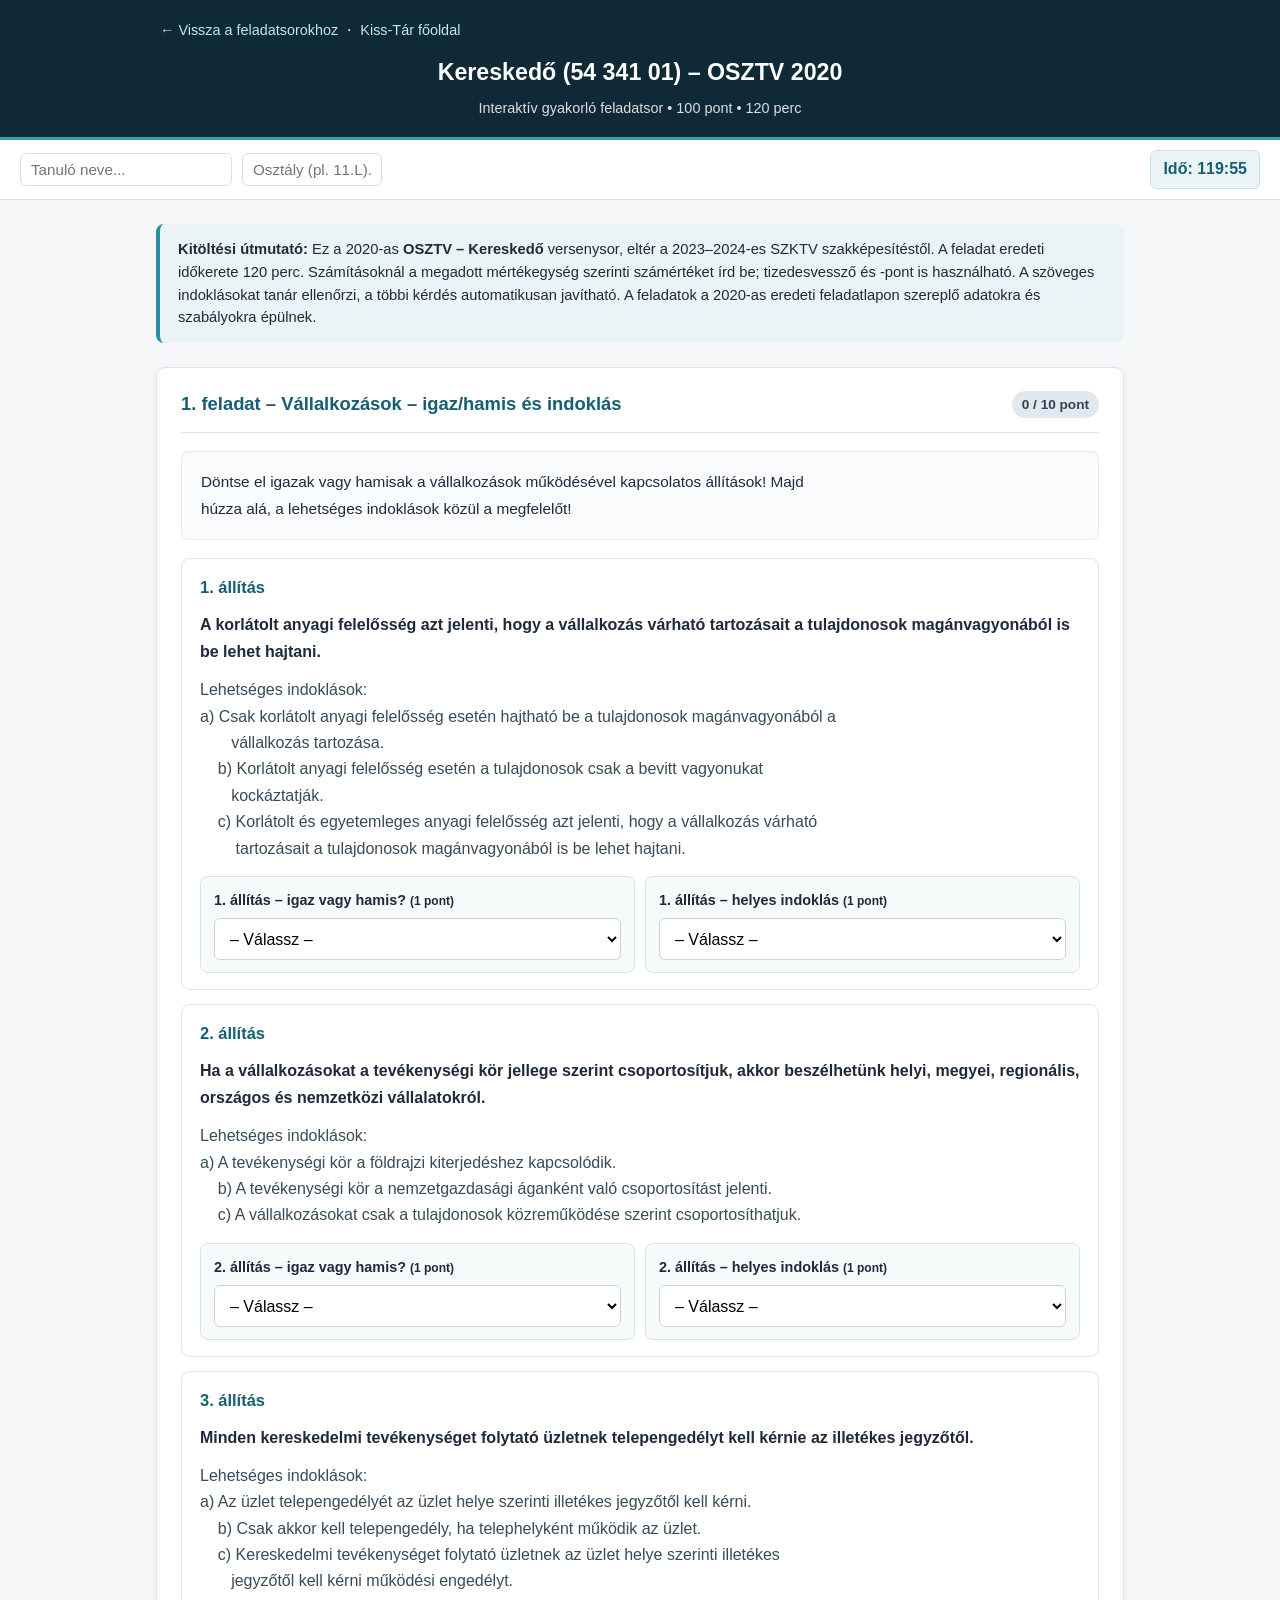
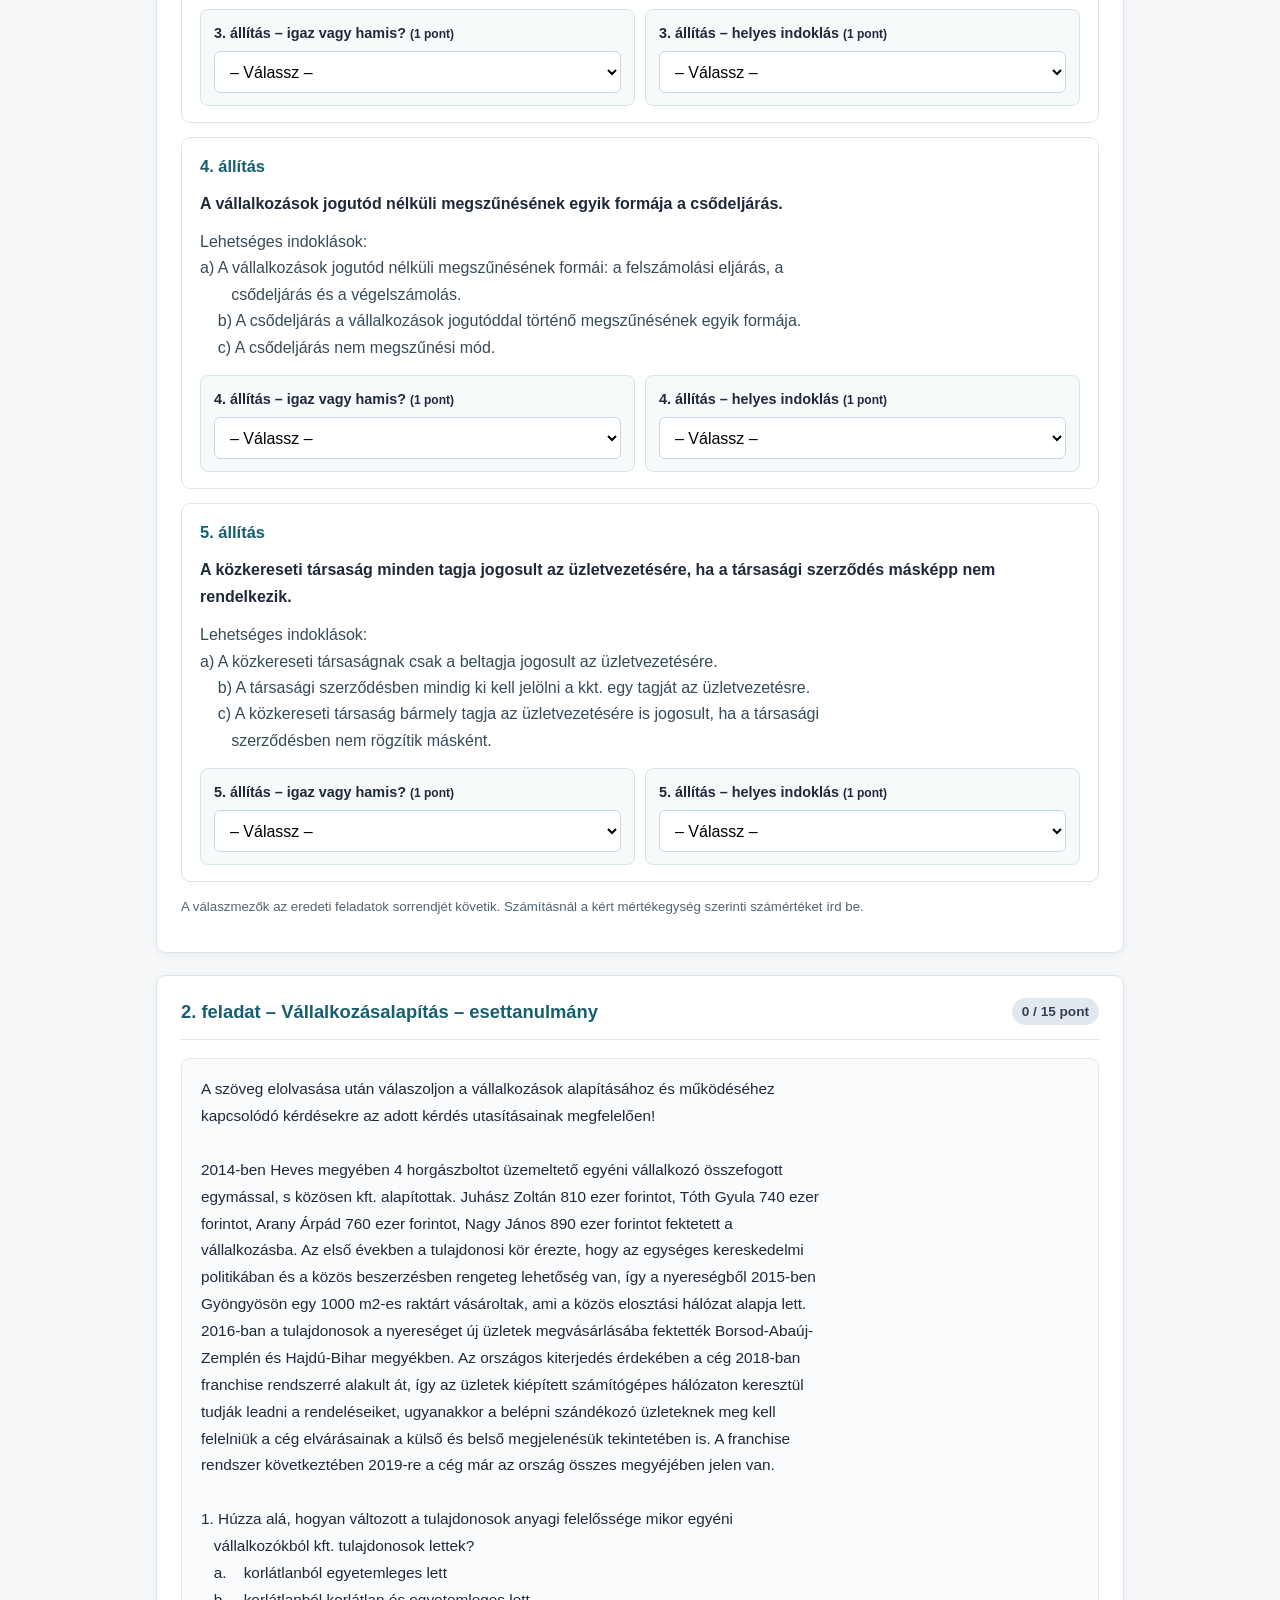
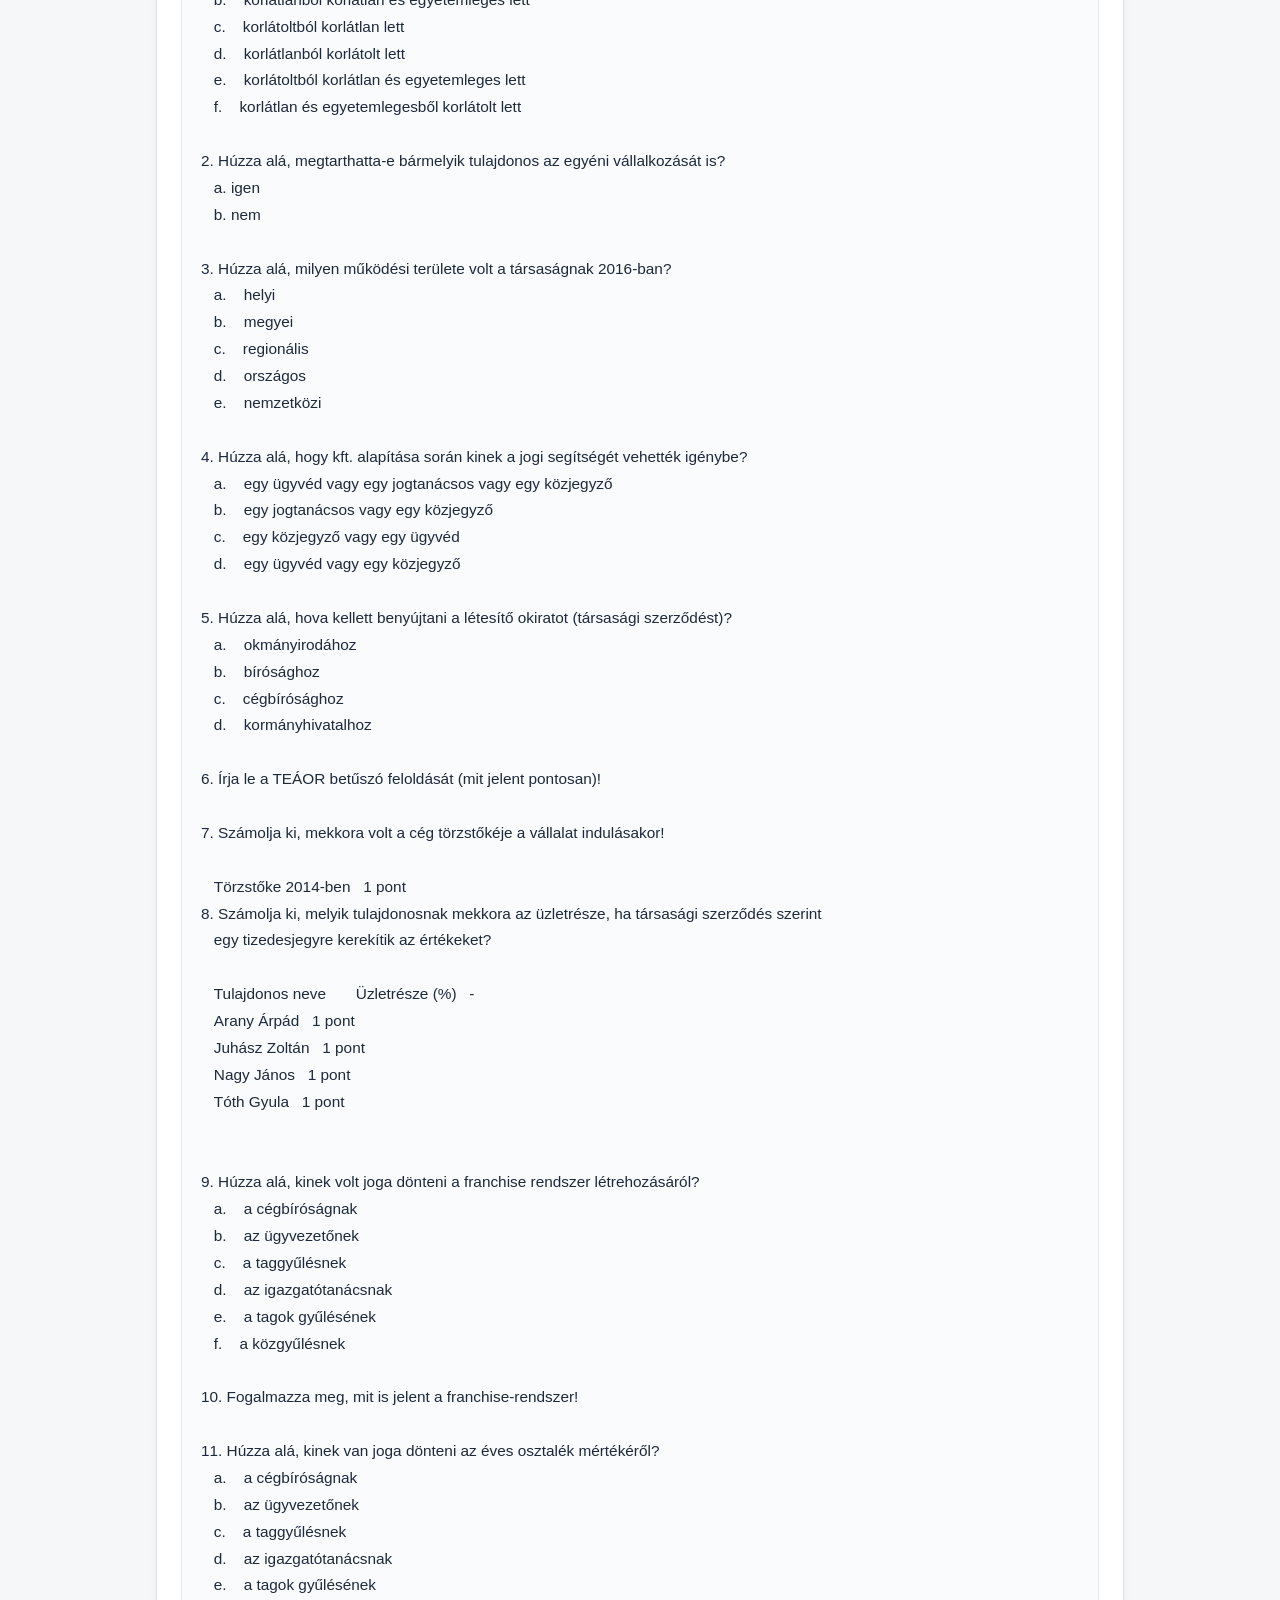
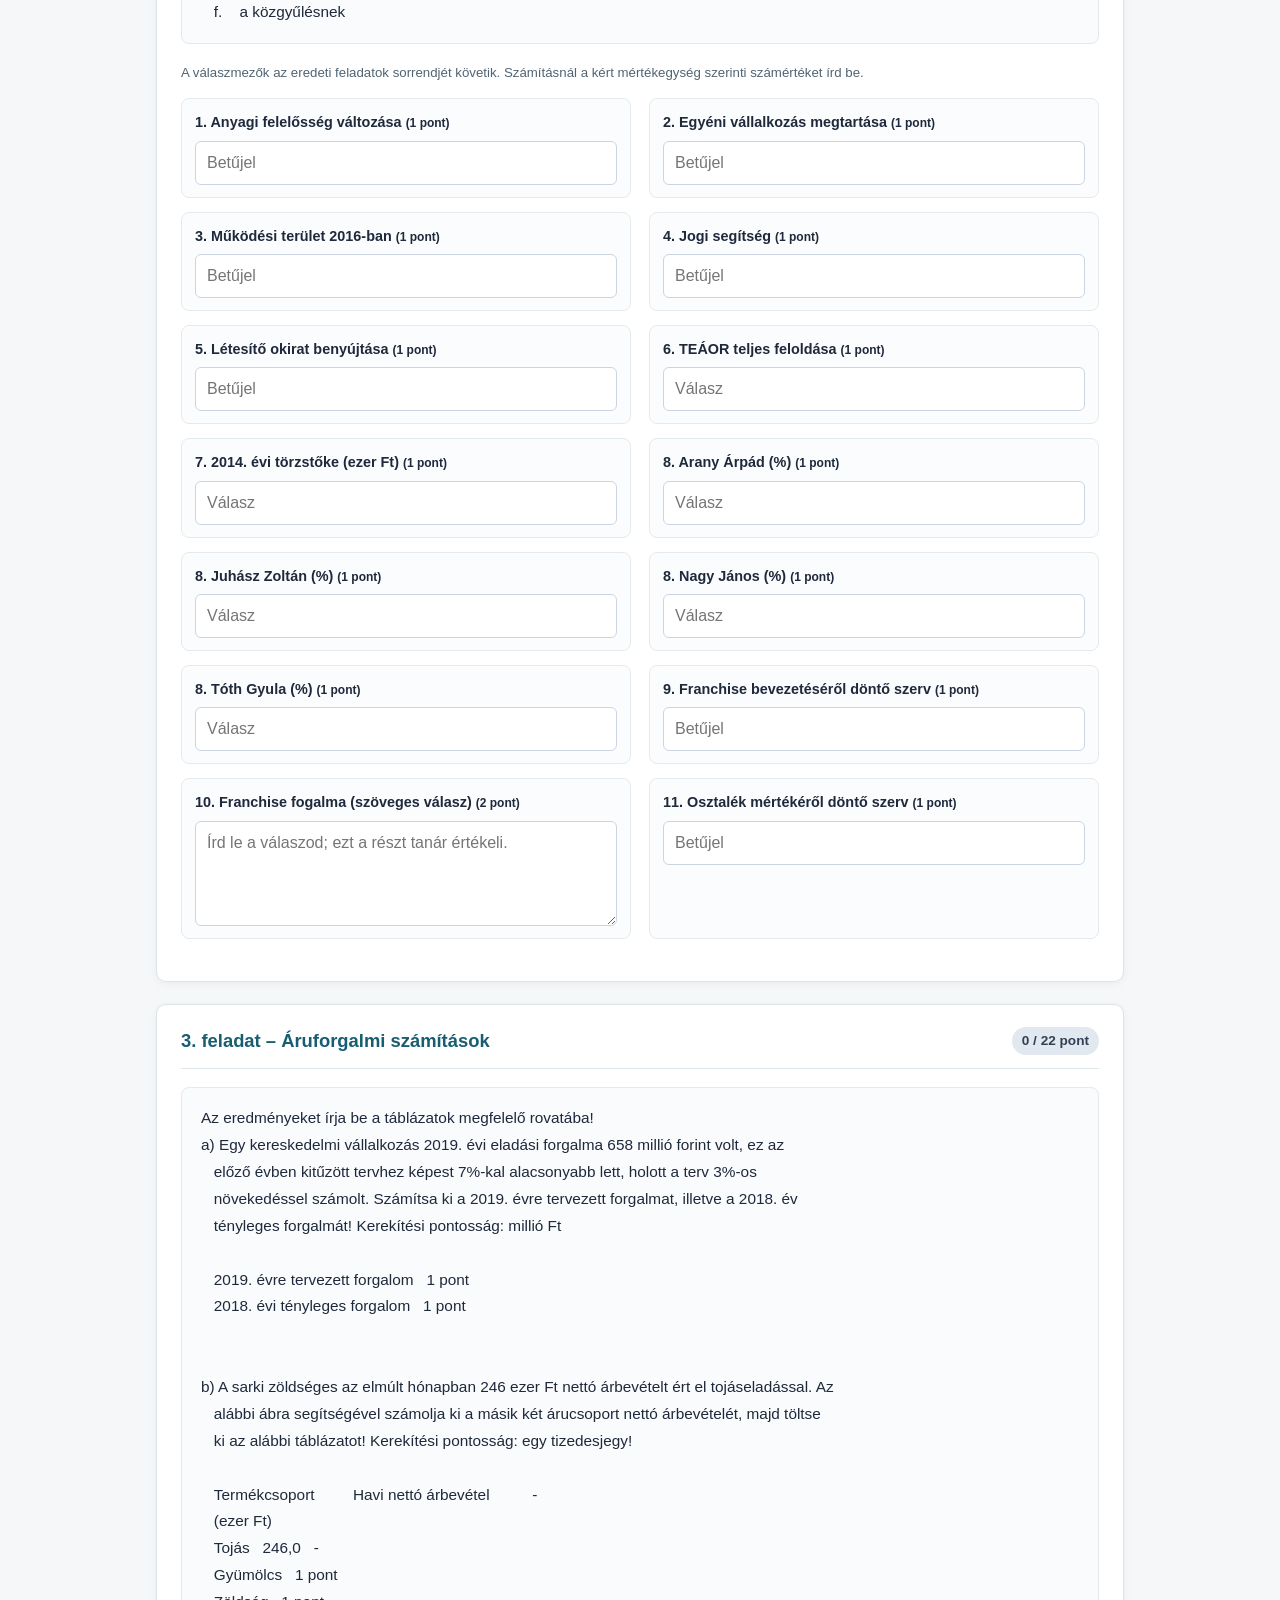
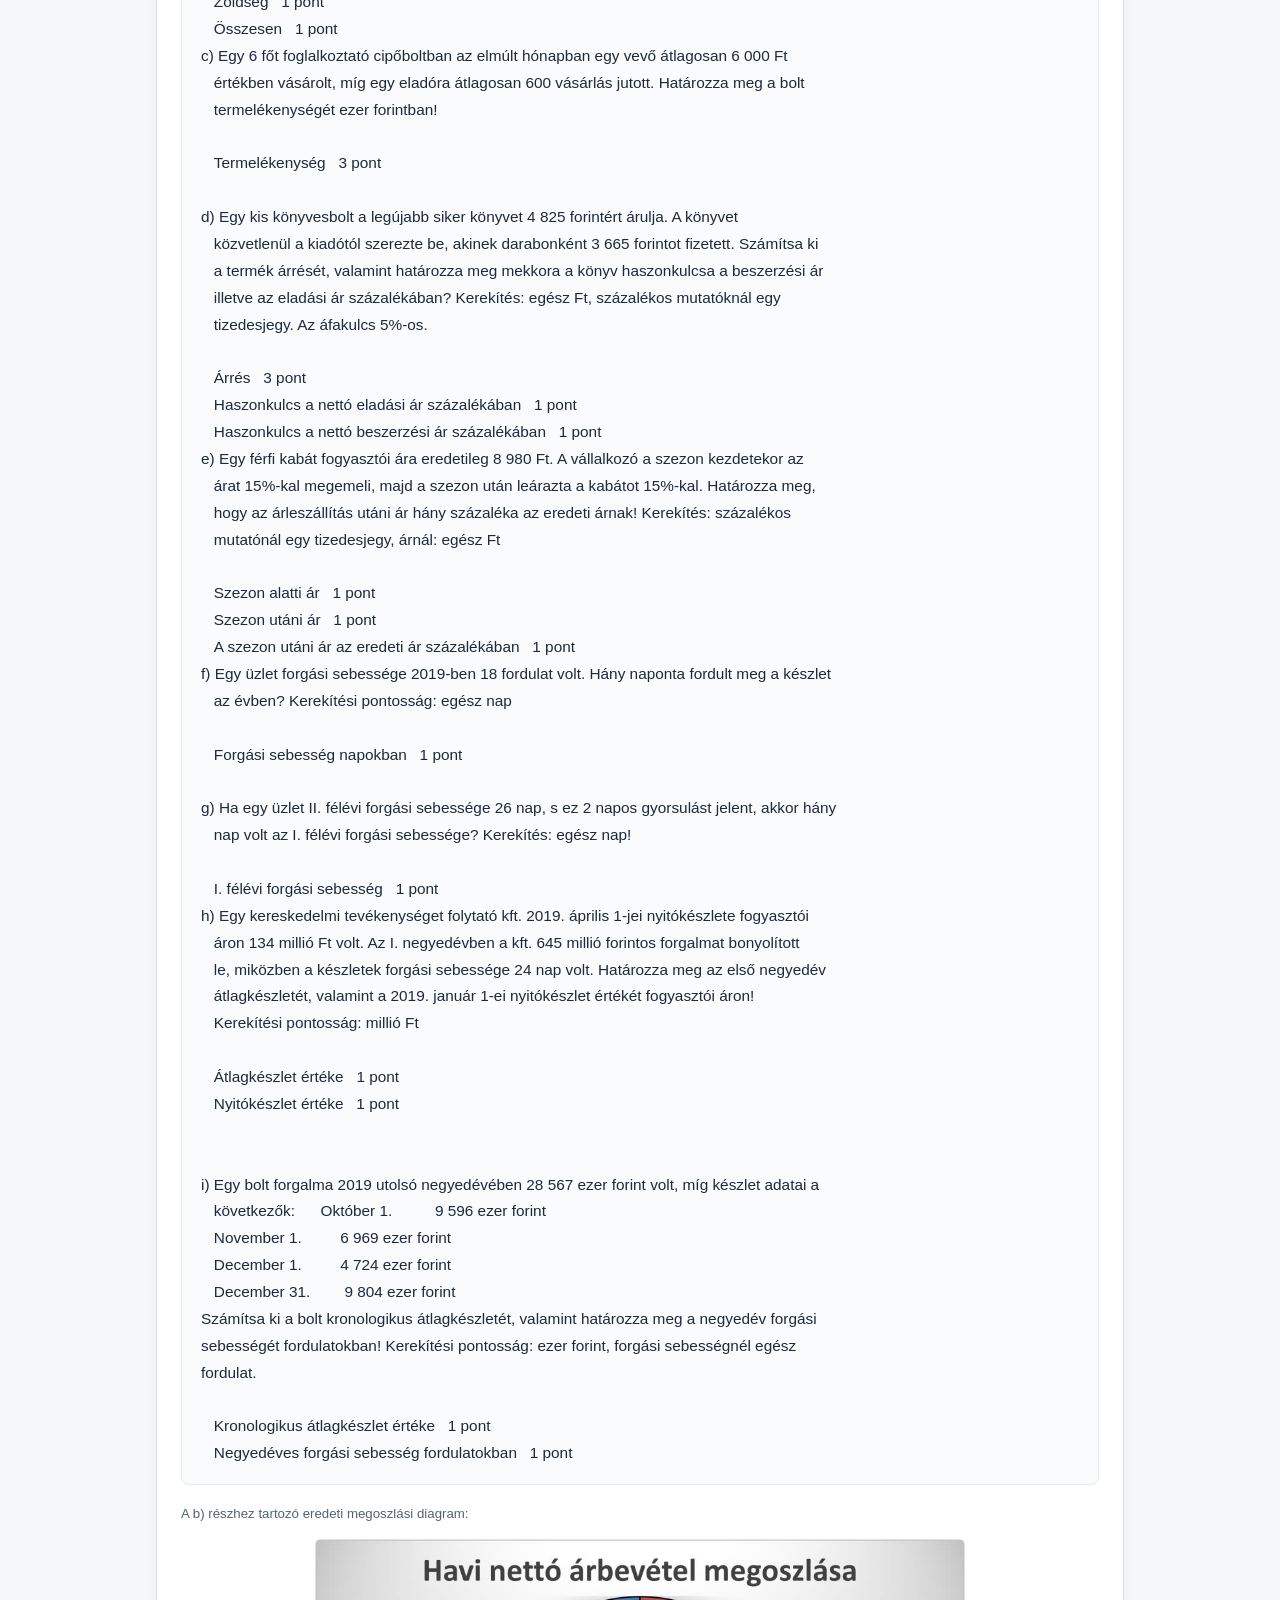
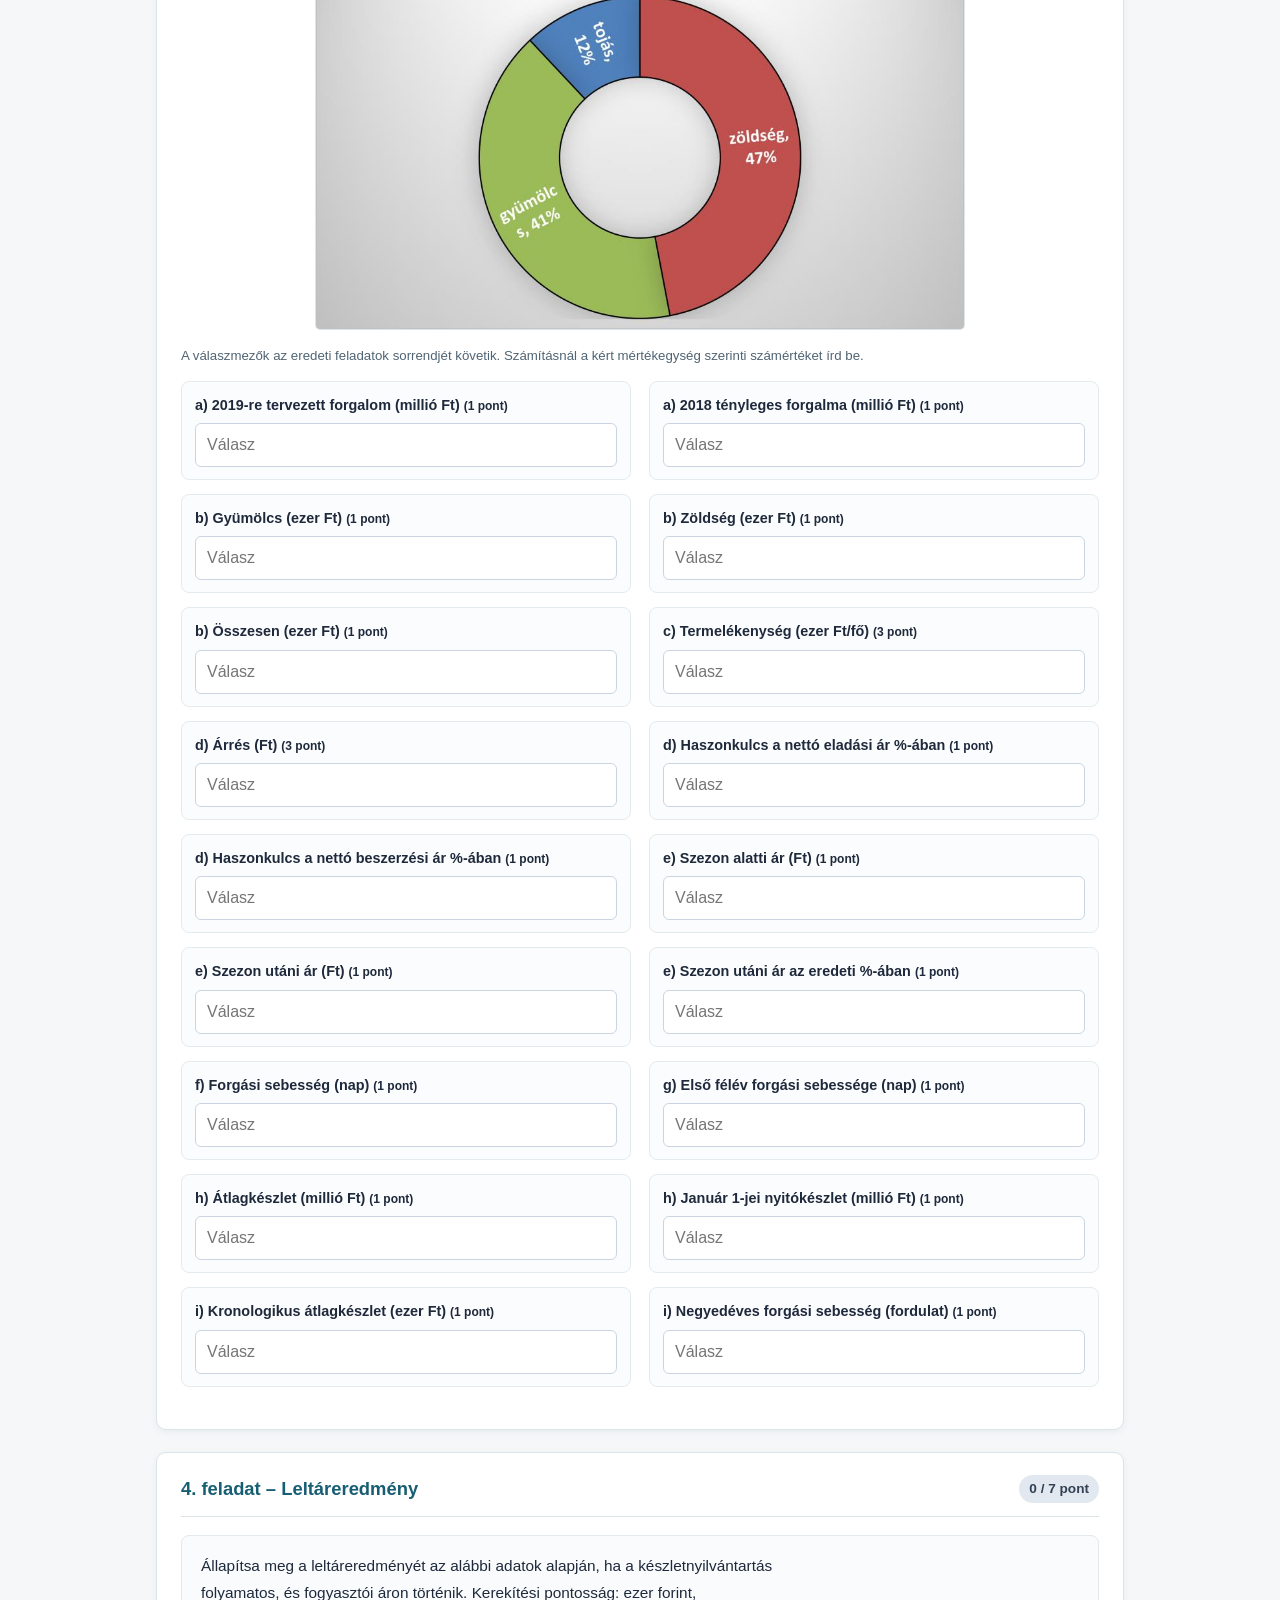
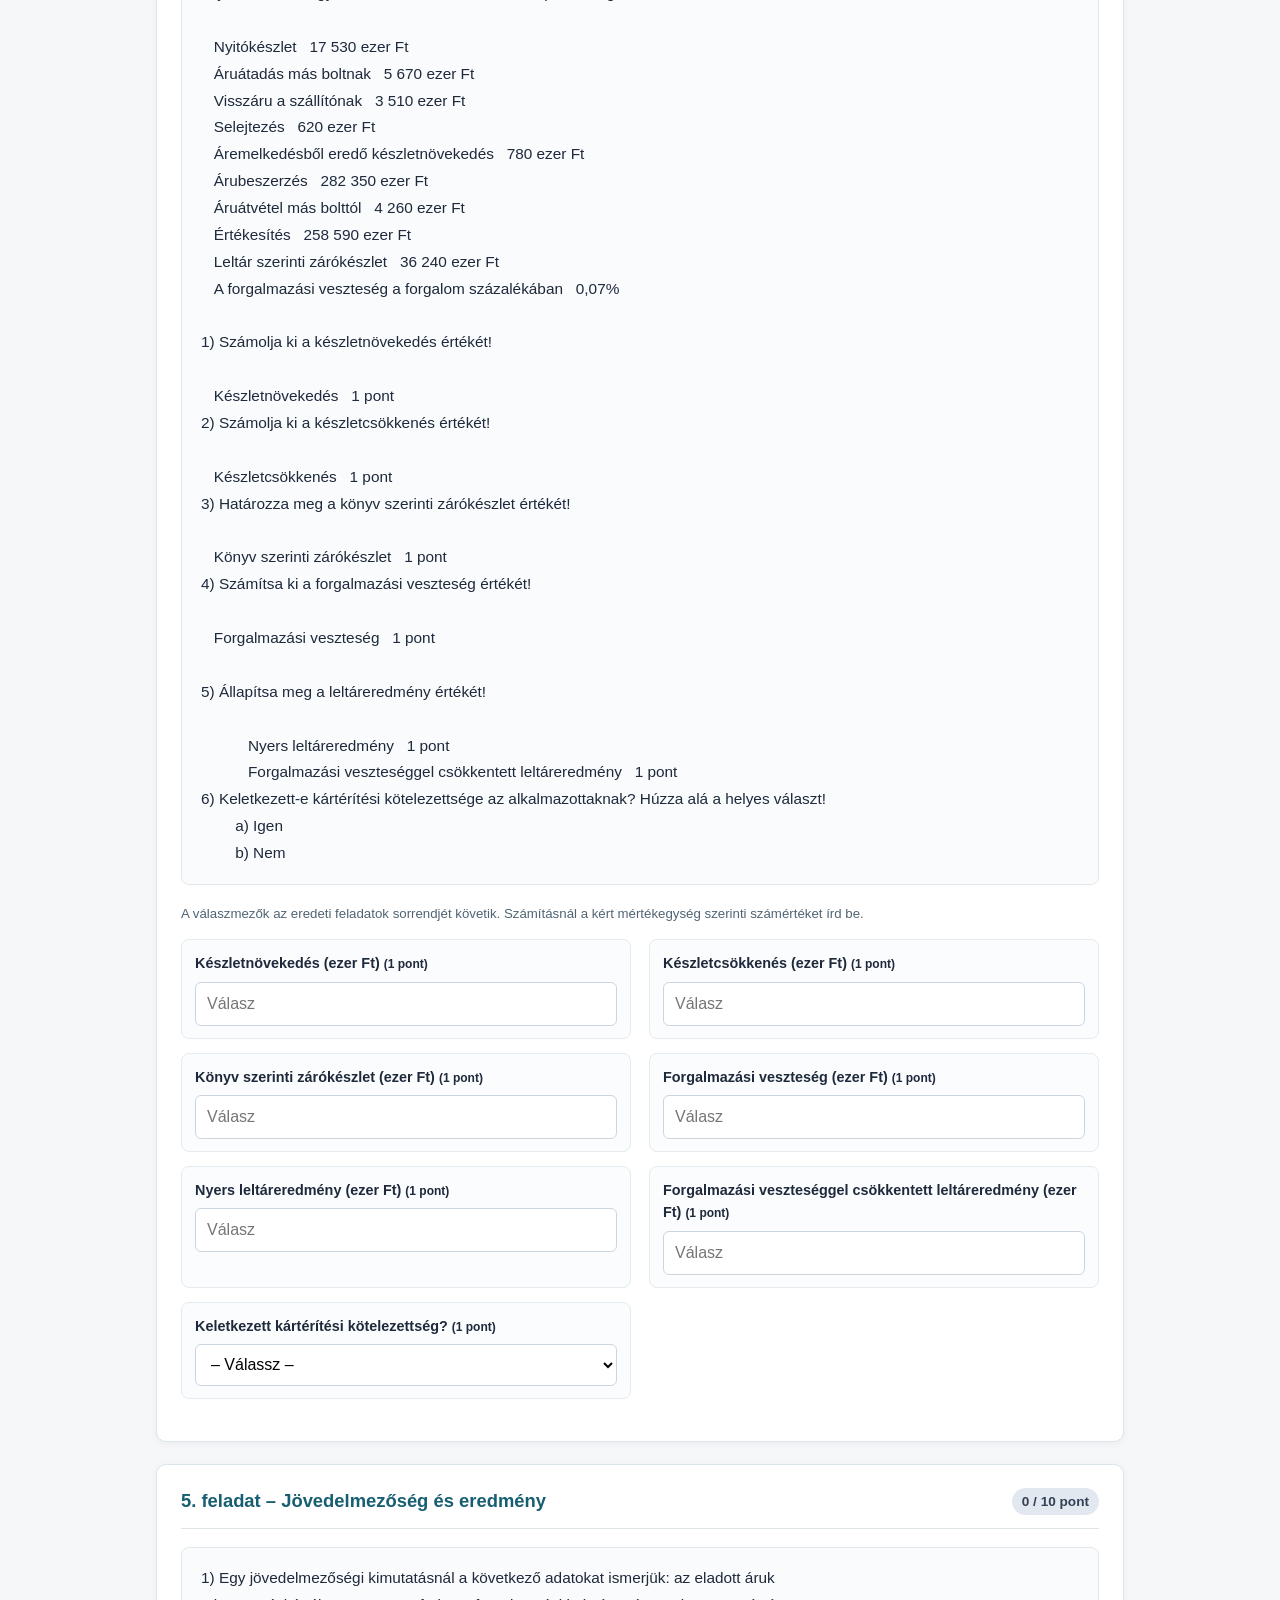
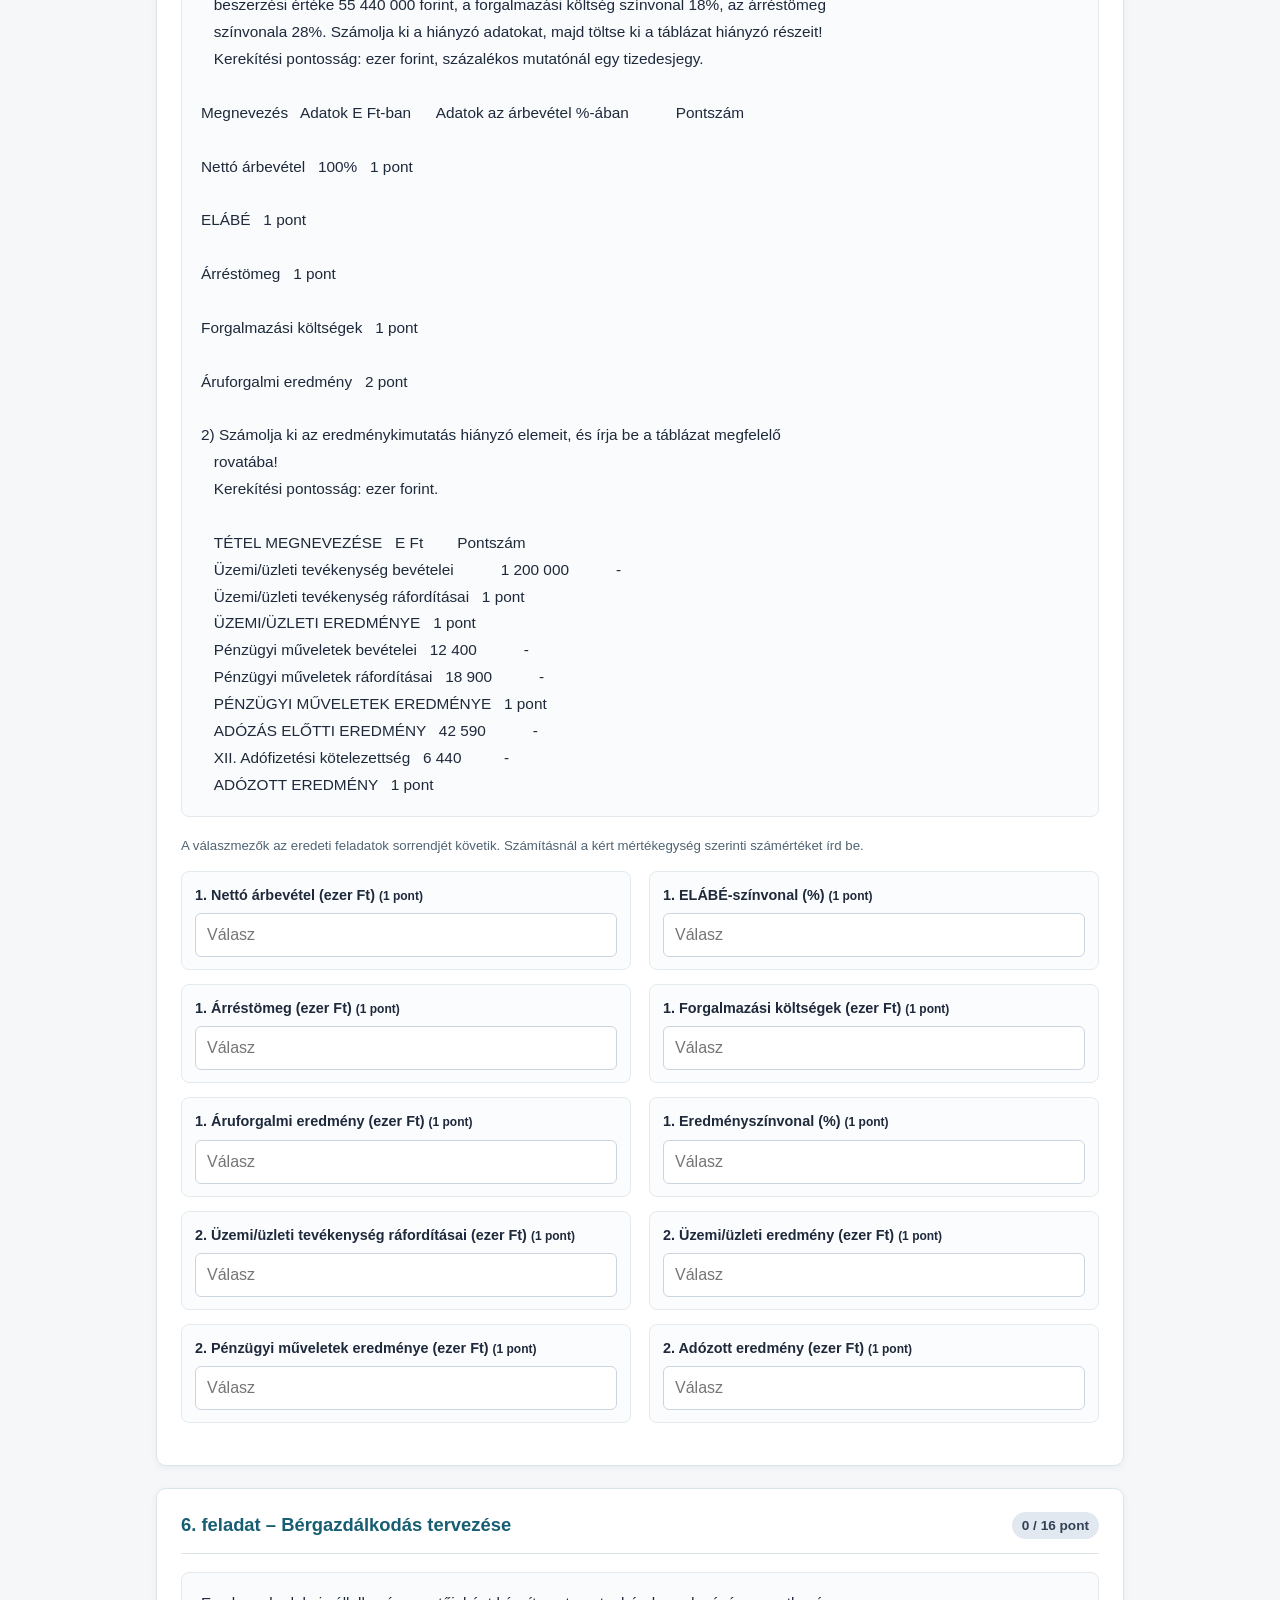
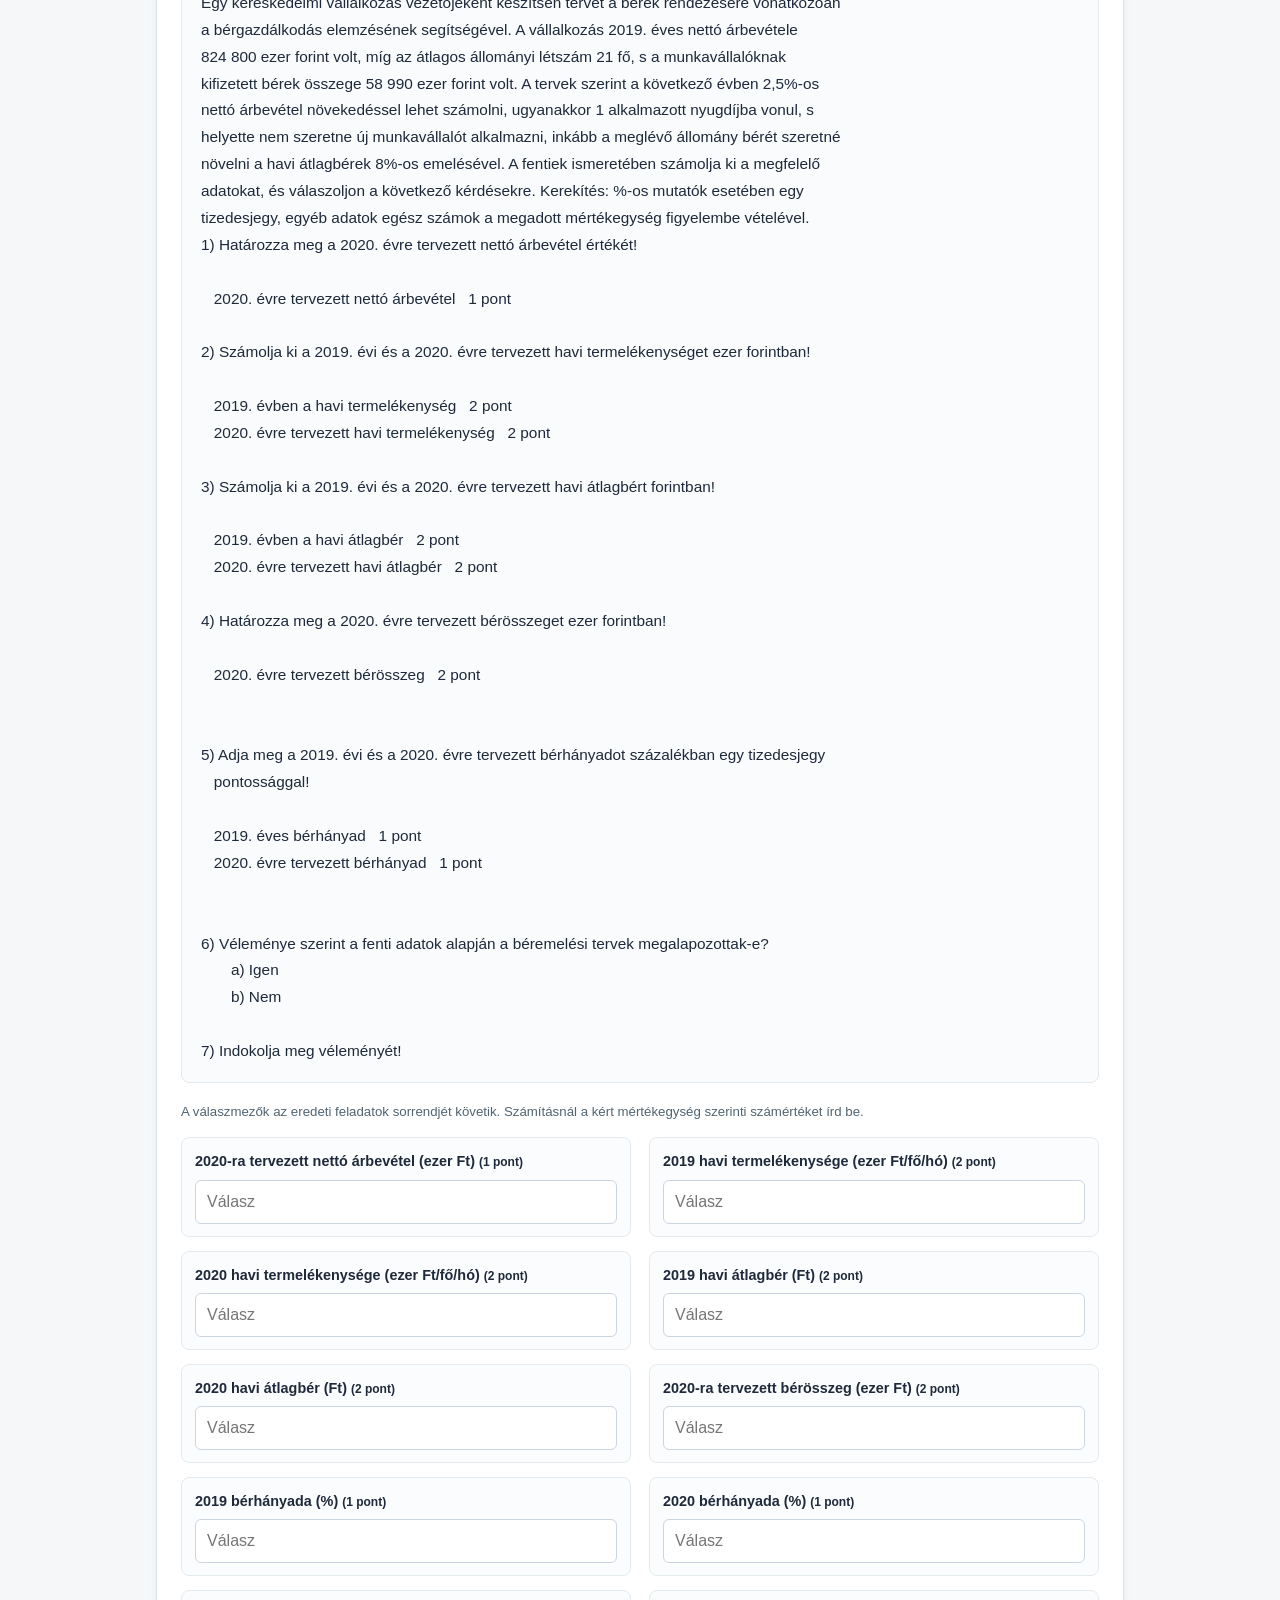
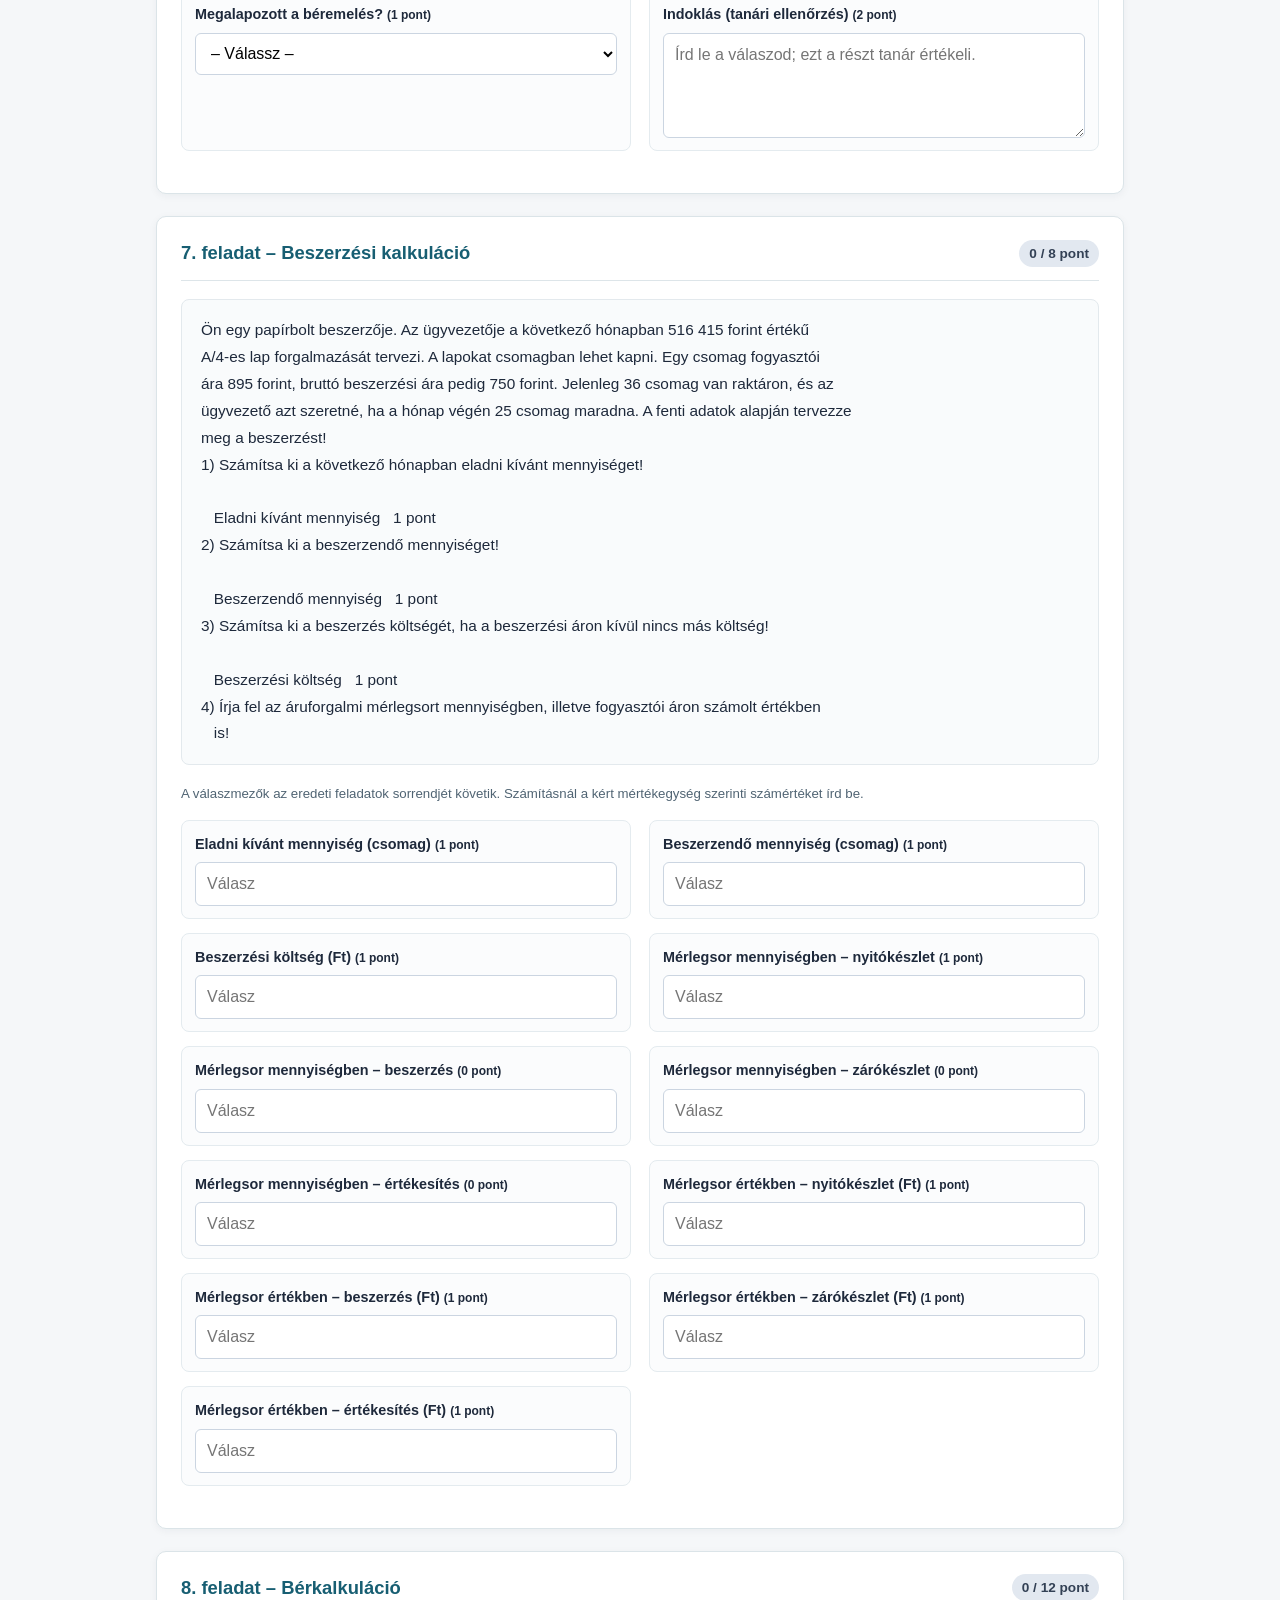
<file: kereskedelmi-ertekesito/feladatsorok/osztv-2020.html>
<!DOCTYPE html>
<html lang="hu"><head><meta charset="utf-8"/><meta content="width=device-width,initial-scale=1" name="viewport"/><title>OSZTV 2020 – Kereskedő | Kiss-Tár</title><style>
    :root {
      --primary: #1e3a8a;
      --primary-light: #3b82f6;
      --bg: #f1f5f9;
      --card: #ffffff;
      --text: #1e293b;
      --muted: #64748b;
      --border: #cbd5e1;
      --success-bg: #dcfce7;
      --success-border: #16a34a;
      --success-text: #14532d;
      --error-bg: #fee2e2;
      --error-border: #dc2626;
      --error-text: #7f1d1d;
    }
    * { box-sizing: border-box; }
    body {
      font-family: 'Segoe UI', Roboto, Helvetica, Arial, sans-serif;
      background: var(--bg);
      color: var(--text);
      line-height: 1.55;
      margin: 0;
      padding: 0 0 80px 0;
    }
    header {
      background: linear-gradient(135deg, #0f172a 0%, #1e3a8a 100%);
      color: white;
      padding: 24px 20px;
      text-align: center;
      box-shadow: 0 4px 12px rgba(0,0,0,0.15);
    }
    header h1 { margin: 0 0 6px 0; font-size: 1.6rem; }
    header p { margin: 0; opacity: 0.9; font-size: 0.95rem; }
    .top-bar {
      position: sticky;
      top: 0;
      z-index: 100;
      background: #ffffff;
      border-bottom: 1px solid var(--border);
      padding: 10px 20px;
      display: flex;
      flex-wrap: wrap;
      justify-content: space-between;
      align-items: center;
      gap: 10px;
      box-shadow: 0 2px 6px rgba(0,0,0,0.05);
    }
    .student-info {
      display: flex;
      gap: 10px;
      flex-wrap: wrap;
      align-items: center;
    }
    .student-info input {
      padding: 6px 10px;
      border: 1px solid var(--border);
      border-radius: 6px;
      font-size: 0.9rem;
    }
    .timer-box {
      font-weight: 700;
      color: var(--primary);
      background: #eff6ff;
      padding: 6px 12px;
      border-radius: 6px;
      border: 1px solid #bfdbfe;
    }
    .container {
      max-width: 960px;
      margin: 24px auto;
      padding: 0 16px;
    }
    .info-box {
      background: #eff6ff;
      border-left: 4px solid var(--primary-light);
      padding: 14px 18px;
      border-radius: 8px;
      margin-bottom: 24px;
      font-size: 0.92rem;
    }
    .task-card {
      background: var(--card);
      border-radius: 12px;
      padding: 22px 24px;
      margin-bottom: 22px;
      box-shadow: 0 2px 8px rgba(15, 23, 42, 0.06);
      border: 1px solid #e2e8f0;
    }
    .task-header {
      display: flex;
      justify-content: space-between;
      align-items: baseline;
      border-bottom: 2px solid #e2e8f0;
      padding-bottom: 10px;
      margin-bottom: 16px;
      gap: 12px;
    }
    .task-title {
      font-size: 1.15rem;
      font-weight: 700;
      color: var(--primary);
      margin: 0;
    }
    .task-points {
      background: #e2e8f0;
      color: #334155;
      font-weight: 700;
      padding: 3px 10px;
      border-radius: 999px;
      font-size: 0.85rem;
      white-space: nowrap;
    }
    select, input[type="text"], input[type="number"] {
      padding: 7px 10px;
      border: 1px solid var(--border);
      border-radius: 6px;
      font-size: 0.95rem;
      background: #fff;
      transition: border-color 0.2s;
    }
    select:focus, input:focus {
      outline: none;
      border-color: var(--primary-light);
      box-shadow: 0 0 0 3px rgba(59,130,246,0.15);
    }
    .grid-2 {
      display: grid;
      grid-template-columns: repeat(auto-fit, minmax(260px, 1fr));
      gap: 14px;
    }
    .field-row {
      display: flex;
      flex-direction: column;
      gap: 5px;
      margin-bottom: 12px;
    }
    .field-row label {
      font-weight: 600;
      font-size: 0.93rem;
    }
    .mcq-item {
      padding: 12px;
      border: 1px solid #e2e8f0;
      border-radius: 8px;
      margin-bottom: 12px;
      background: #f8fafc;
    }
    .mcq-item p { margin: 0 0 8px 0; font-weight: 600; }
    .mcq-options label {
      display: block;
      padding: 5px 8px;
      border-radius: 5px;
      cursor: pointer;
    }
    .mcq-options label:hover { background: #e2e8f0; }
    table.styled-table {
      width: 100%;
      border-collapse: collapse;
      margin-top: 10px;
    }
    table.styled-table th, table.styled-table td {
      border: 1px solid var(--border);
      padding: 10px;
      text-align: left;
      vertical-align: middle;
    }
    table.styled-table th {
      background: #f1f5f9;
      font-weight: 700;
    }
    .task-img {
      max-width: 100%;
      height: auto;
      border: 1px solid var(--border);
      border-radius: 8px;
      display: block;
    }
    .img-card {
      border: 1px solid #e2e8f0;
      border-radius: 8px;
      padding: 12px;
      background: #f8fafc;
      display: flex;
      flex-direction: column;
      align-items: center;
      gap: 10px;
      text-align: center;
    }
    .img-card img {
      max-height: 150px;
      width: auto;
      object-fit: contain;
      border-radius: 6px;
      background: white;
      padding: 4px;
      border: 1px solid #cbd5e1;
    }
    .calc-box {
      background: #f8fafc;
      border: 1px solid #cbd5e1;
      border-radius: 8px;
      padding: 14px;
      margin-top: 10px;
    }
    .calc-row {
      display: flex;
      flex-wrap: wrap;
      align-items: center;
      gap: 10px;
      margin-bottom: 10px;
    }
    .calc-row label { min-width: 220px; font-weight: 600; }
    .calc-row input { width: 160px; }
    .feedback {
      margin-top: 12px;
      padding: 10px 14px;
      border-radius: 8px;
      font-size: 0.9rem;
      display: none;
    }
    .feedback.ok {
      display: block;
      background: var(--success-bg);
      border: 1px solid var(--success-border);
      color: var(--success-text);
    }
    .feedback.err {
      display: block;
      background: var(--error-bg);
      border: 1px solid var(--error-border);
      color: var(--error-text);
    }
    .correct-field { border: 2px solid var(--success-border) !important; background-color: var(--success-bg) !important; }
    .wrong-field { border: 2px solid var(--error-border) !important; background-color: var(--error-bg) !important; }
    .actions {
      display: flex;
      flex-wrap: wrap;
      gap: 14px;
      justify-content: center;
      margin-top: 30px;
    }
    .btn {
      padding: 12px 24px;
      font-size: 1rem;
      font-weight: 700;
      border: none;
      border-radius: 8px;
      cursor: pointer;
      transition: transform 0.1s, opacity 0.2s;
    }
    .btn:hover { opacity: 0.92; }
    .btn:active { transform: scale(0.98); }
    .btn-primary { background: var(--primary); color: white; }
    .btn-secondary { background: #475569; color: white; }
    .btn-danger { background: #dc2626; color: white; }
    #result-banner {
      display: none;
      background: white;
      border: 3px solid var(--primary);
      border-radius: 12px;
      padding: 24px;
      text-align: center;
      margin-bottom: 24px;
      box-shadow: 0 6px 20px rgba(0,0,0,0.1);
    }
    #result-banner h2 { margin: 0 0 8px 0; color: var(--primary); font-size: 1.6rem; }
    @media print {
      .top-bar, .actions { display: none !important; }
      body { background: white; padding: 0; }
      .task-card { box-shadow: none; break-inside: avoid; border: 1px solid #999; }
    }
 
/* Kiss-Tár – letisztult feladatlap */
:root { --primary:#175e72; --primary-light:#1687a0; --bg:#f5f7f9; --border:#d7e0e5; }
body { background:#f5f7f9; }
header { background:#102936; padding:18px 20px; box-shadow:none; border-bottom:3px solid #2ba5b5; }
header h1 { font-size:1.4rem; font-weight:650; }
header p { font-size:.9rem; opacity:.85; }
.kiss-nav { max-width:960px; margin:0 auto 12px; text-align:left; }
.kiss-nav a { color:#bfe9ec; text-decoration:none; font-size:.9rem; }
.kiss-nav a:hover { text-decoration:underline; }
.top-bar { box-shadow:none; }
.task-card { border-radius:7px; box-shadow:none; border:1px solid #dce3e8; }
.task-header { border-bottom:1px solid #dce3e8; }
.task-title { color:#175e72; }
.info-box { background:#eaf3f5; border-left-color:#278fa0; }
.timer-box { background:#eaf3f5; border-color:#c9e2e8; color:#175e72; }
#result-banner { box-shadow:none; border-width:2px; }
.btn { box-shadow:none; }
@media print { .kiss-nav {display:none;} }
  
.question-text{white-space:pre-wrap;font-size:.94rem;line-height:1.65;background:#f8fafc;border:1px solid #e2e8f0;padding:15px;border-radius:7px;overflow-wrap:anywhere;margin:14px 0}.subtask{padding:15px 0;border-top:1px solid #e2e8f0}.subtask h4{color:#175e72;font-size:1rem;margin:0 0 8px}.row-inputs{display:grid;grid-template-columns:repeat(auto-fit,minmax(210px,1fr));gap:12px;margin:12px 0}.answer-field{display:flex;flex-direction:column;gap:6px;font-size:.9rem;font-weight:600}.answer-field input,.answer-field select,.answer-field textarea{width:100%;min-width:0;font:inherit;font-weight:400;line-height:1.5;padding:9px 11px;border:1px solid #cbd5e1;border-radius:6px;background:white}.answer-field textarea{min-height:90px;resize:vertical}.hint-small{font-size:.83rem;color:#64748b;margin:6px 0}.question-figure{display:block;max-width:650px;width:100%;height:auto;margin:15px auto;border:1px solid #dde5e8;border-radius:5px}.running-score{font-size:.83rem;color:#475569}.notice{font-size:.86rem;color:#475569}.question-text p{margin:6px 0}.task-card{scroll-margin-top:95px}@media(max-width:660px){.task-card{padding:16px}.top-bar{padding:9px}.question-text{padding:10px;font-size:.87rem}.row-inputs{grid-template-columns:1fr}}

/* Kiss-Tár egységes, figyelembarát feladatnézet – 2020 */
:root{--primary:#175e72;--primary-light:#1687a0;--bg:#f5f7f9;--border:#d7e0e5;--text:#1e293b}
header{background:#102936!important;box-shadow:none!important;border-bottom:3px solid #2ba5b5;padding:18px 20px}
header h1{font-size:1.45rem} .container{max-width:1000px}
.task-card{box-shadow:0 2px 9px rgba(12,38,50,.05);border:1px solid #dbe4e8;border-radius:10px;padding:22px 24px;min-width:0;overflow-wrap:break-word}
.task-header{display:flex;align-items:center;justify-content:space-between;flex-wrap:wrap;gap:10px;border-bottom:1px solid #dde5e9;padding-bottom:13px;margin-bottom:18px}
.task-points{white-space:nowrap}.question-text{white-space:pre-wrap;overflow-wrap:break-word;line-height:1.75;background:#f9fbfc;border:1px solid #e3e9ed;padding:17px 19px;margin:12px 0 18px;border-radius:8px;font-size:.96rem}
.row-inputs{display:grid;grid-template-columns:repeat(2,minmax(0,1fr));gap:14px 18px;margin:15px 0 20px}
.answer-field{min-width:0;display:flex;flex-direction:column;gap:7px;border:1px solid #e4ebef;background:#fbfcfd;border-radius:8px;padding:12px 13px;line-height:1.5}
.answer-field > span{line-height:1.55;overflow-wrap:break-word}
.answer-field select,.answer-field input,.answer-field textarea{width:100%;min-width:0;max-width:100%;font-size:1rem;min-height:42px}
.answer-field textarea{min-height:105px}
.task-card .hint-small{line-height:1.6;margin:12px 0;color:#506473}
.task-photo{display:block;max-width:100%;height:auto;margin:15px auto 22px;border:1px solid #e1e8ed;border-radius:6px}
.grid-2{grid-template-columns:repeat(2,minmax(0,1fr));gap:12px 18px}
.grid-2 > *, .field-row{min-width:0}.field-row{display:flex;flex-direction:column;gap:7px;line-height:1.55}
.field-row label{line-height:1.55}.field-row input,.field-row select,.field-row textarea{max-width:100%;min-width:0;width:100%}
.choice-list{display:flex;flex-wrap:wrap;gap:8px 16px}.choice-list label{display:inline-flex;gap:6px;align-items:center;min-width:42px}
.question-block{background:#fff;border:1px solid #dce5ea;border-radius:9px;padding:16px 18px;margin:14px 0}
.question-block h4{margin:0 0 10px;color:#175e72;font-size:1.03rem}
.question-block .statement{white-space:normal;line-height:1.7;font-weight:600;margin:0 0 12px}
.question-block .reasons{white-space:pre-wrap;line-height:1.65;font-weight:400;margin:0 0 14px;color:#374b59}
.question-block .row-inputs{margin:0;gap:10px}
.question-block .answer-field{border-color:#d6e4e9;background:#f7fafb}
@media(max-width:720px){.task-card{padding:16px 13px}.row-inputs,.grid-2{grid-template-columns:1fr}.question-text{padding:12px 13px;font-size:.94rem;line-height:1.67}.question-block{padding:12px 13px}.task-header{align-items:flex-start}.task-photo{margin:10px auto 15px}.top-bar{padding:9px 12px}}
</style></head><body>
<header><nav class="kiss-nav"><a href="../">← Vissza a feladatsorokhoz</a>  ·  <a href="/">Kiss-Tár főoldal</a></nav><h1>Kereskedő (54 341 01) – OSZTV 2020</h1><p>Interaktív gyakorló feladatsor • 100 pont • 120 perc</p></header>
<div class="top-bar"><div class="student-info"><input id="studentName" placeholder="Tanuló neve..." type="text"/><input id="studentClass" placeholder="Osztály (pl. 11.L)..." style="width:140px" type="text"/></div><div class="timer-box" id="timerDisplay">Idő: 120:00</div></div>
<main class="container"><div id="result-banner"><h2 id="totalScoreText">Eredmény</h2><p id="gradeText"></p></div><div class="info-box"><strong>Kitöltési útmutató:</strong> Ez a 2020-as <strong>OSZTV – Kereskedő</strong> versenysor, eltér a 2023–2024-es SZKTV szakképesítéstől. A feladat eredeti időkerete 120 perc. Számításoknál a megadott mértékegység szerinti számértéket írd be; tizedesvessző és -pont is használható. A szöveges indoklásokat tanár ellenőrzi, a többi kérdés automatikusan javítható. A feladatok a 2020-as eredeti feladatlapon szereplő adatokra és szabályokra épülnek.</div><article class="task-card" id="card-1"><div class="task-header"><h3 class="task-title">1. feladat – Vállalkozások – igaz/hamis és indoklás</h3><span class="task-points" id="pts-1">0 / 10 pont</span></div><div class="question-text">Döntse el igazak vagy hamisak a vállalkozások működésével kapcsolatos állítások! Majd
húzza alá, a lehetséges indoklások közül a megfelelőt!</div><div class="question-block"><h4>1. állítás</h4><p class="statement">A korlátolt anyagi felelősség azt jelenti, hogy a vállalkozás várható tartozásait a tulajdonosok magánvagyonából is be lehet hajtani.</p><div class="reasons">Lehetséges indoklások:
a) Csak korlátolt anyagi felelősség esetén hajtható be a tulajdonosok magánvagyonából a
       vállalkozás tartozása.
    b) Korlátolt anyagi felelősség esetén a tulajdonosok csak a bevitt vagyonukat
       kockáztatják.
    c) Korlátolt és egyetemleges anyagi felelősség azt jelenti, hogy a vállalkozás várható
        tartozásait a tulajdonosok magánvagyonából is be lehet hajtani.</div><div class="row-inputs"><label class="answer-field"><span>1. állítás – igaz vagy hamis? <small>(1 pont)</small></span><select aria-label="1. állítás – igaz vagy hamis? (1 pont)  Igaz Hamis" id="a1_0"><option value="">– Válassz –</option><option value="I">Igaz</option><option value="H">Hamis</option></select></label><label class="answer-field"><span>1. állítás – helyes indoklás <small>(1 pont)</small></span><select aria-label="1. állítás – helyes indoklás (1 pont)  a) b) c)" id="a1_1"><option value="">– Válassz –</option><option value="a">a)</option><option value="b">b)</option><option value="c">c)</option></select></label></div></div><div class="question-block"><h4>2. állítás</h4><p class="statement">Ha a vállalkozásokat a tevékenységi kör jellege szerint csoportosítjuk, akkor beszélhetünk helyi, megyei, regionális, országos és nemzetközi vállalatokról.</p><div class="reasons">Lehetséges indoklások:
a) A tevékenységi kör a földrajzi kiterjedéshez kapcsolódik.
    b) A tevékenységi kör a nemzetgazdasági áganként való csoportosítást jelenti.
    c) A vállalkozásokat csak a tulajdonosok közreműködése szerint csoportosíthatjuk.</div><div class="row-inputs"><label class="answer-field"><span>2. állítás – igaz vagy hamis? <small>(1 pont)</small></span><select aria-label="2. állítás – igaz vagy hamis? (1 pont)  Igaz Hamis" id="a1_2"><option value="">– Válassz –</option><option value="I">Igaz</option><option value="H">Hamis</option></select></label><label class="answer-field"><span>2. állítás – helyes indoklás <small>(1 pont)</small></span><select aria-label="2. állítás – helyes indoklás (1 pont)  a) b) c)" id="a1_3"><option value="">– Válassz –</option><option value="a">a)</option><option value="b">b)</option><option value="c">c)</option></select></label></div></div><div class="question-block"><h4>3. állítás</h4><p class="statement">Minden kereskedelmi tevékenységet folytató üzletnek telepengedélyt kell kérnie az illetékes jegyzőtől.</p><div class="reasons">Lehetséges indoklások:
a) Az üzlet telepengedélyét az üzlet helye szerinti illetékes jegyzőtől kell kérni.
    b) Csak akkor kell telepengedély, ha telephelyként működik az üzlet.
    c) Kereskedelmi tevékenységet folytató üzletnek az üzlet helye szerinti illetékes
       jegyzőtől kell kérni működési engedélyt.</div><div class="row-inputs"><label class="answer-field"><span>3. állítás – igaz vagy hamis? <small>(1 pont)</small></span><select aria-label="3. állítás – igaz vagy hamis? (1 pont)  Igaz Hamis" id="a1_4"><option value="">– Válassz –</option><option value="I">Igaz</option><option value="H">Hamis</option></select></label><label class="answer-field"><span>3. állítás – helyes indoklás <small>(1 pont)</small></span><select aria-label="3. állítás – helyes indoklás (1 pont)  a) b) c)" id="a1_5"><option value="">– Válassz –</option><option value="a">a)</option><option value="b">b)</option><option value="c">c)</option></select></label></div></div><div class="question-block"><h4>4. állítás</h4><p class="statement">A vállalkozások jogutód nélküli megszűnésének egyik formája a csődeljárás.</p><div class="reasons">Lehetséges indoklások:
a) A vállalkozások jogutód nélküli megszűnésének formái: a felszámolási eljárás, a
       csődeljárás és a végelszámolás.
    b) A csődeljárás a vállalkozások jogutóddal történő megszűnésének egyik formája.
    c) A csődeljárás nem megszűnési mód.</div><div class="row-inputs"><label class="answer-field"><span>4. állítás – igaz vagy hamis? <small>(1 pont)</small></span><select aria-label="4. állítás – igaz vagy hamis? (1 pont)  Igaz Hamis" id="a1_6"><option value="">– Válassz –</option><option value="I">Igaz</option><option value="H">Hamis</option></select></label><label class="answer-field"><span>4. állítás – helyes indoklás <small>(1 pont)</small></span><select aria-label="4. állítás – helyes indoklás (1 pont)  a) b) c)" id="a1_7"><option value="">– Válassz –</option><option value="a">a)</option><option value="b">b)</option><option value="c">c)</option></select></label></div></div><div class="question-block"><h4>5. állítás</h4><p class="statement">A közkereseti társaság minden tagja jogosult az üzletvezetésére, ha a társasági szerződés másképp nem rendelkezik.</p><div class="reasons">Lehetséges indoklások:
a) A közkereseti társaságnak csak a beltagja jogosult az üzletvezetésére.
    b) A társasági szerződésben mindig ki kell jelölni a kkt. egy tagját az üzletvezetésre.
    c) A közkereseti társaság bármely tagja az üzletvezetésére is jogosult, ha a társasági
       szerződésben nem rögzítik másként.</div><div class="row-inputs"><label class="answer-field"><span>5. állítás – igaz vagy hamis? <small>(1 pont)</small></span><select aria-label="5. állítás – igaz vagy hamis? (1 pont)  Igaz Hamis" id="a1_8"><option value="">– Válassz –</option><option value="I">Igaz</option><option value="H">Hamis</option></select></label><label class="answer-field"><span>5. állítás – helyes indoklás <small>(1 pont)</small></span><select aria-label="5. állítás – helyes indoklás (1 pont)  a) b) c)" id="a1_9"><option value="">– Válassz –</option><option value="a">a)</option><option value="b">b)</option><option value="c">c)</option></select></label></div></div><p class="hint-small">A válaszmezők az eredeti feladatok sorrendjét követik. Számításnál a kért mértékegység szerinti számértéket írd be.</p><div class="feedback" id="fb-1"></div></article><article class="task-card" id="card-2"><div class="task-header"><h3 class="task-title">2. feladat – Vállalkozásalapítás – esettanulmány</h3><span class="task-points" id="pts-2">0 / 15 pont</span></div><div class="question-text">A szöveg elolvasása után válaszoljon a vállalkozások alapításához és működéséhez
kapcsolódó kérdésekre az adott kérdés utasításainak megfelelően!

2014-ben Heves megyében 4 horgászboltot üzemeltető egyéni vállalkozó összefogott
egymással, s közösen kft. alapítottak. Juhász Zoltán 810 ezer forintot, Tóth Gyula 740 ezer
forintot, Arany Árpád 760 ezer forintot, Nagy János 890 ezer forintot fektetett a
vállalkozásba. Az első években a tulajdonosi kör érezte, hogy az egységes kereskedelmi
politikában és a közös beszerzésben rengeteg lehetőség van, így a nyereségből 2015-ben
Gyöngyösön egy 1000 m2-es raktárt vásároltak, ami a közös elosztási hálózat alapja lett.
2016-ban a tulajdonosok a nyereséget új üzletek megvásárlásába fektették Borsod-Abaúj-
Zemplén és Hajdú-Bihar megyékben. Az országos kiterjedés érdekében a cég 2018-ban
franchise rendszerré alakult át, így az üzletek kiépített számítógépes hálózaton keresztül
tudják leadni a rendeléseiket, ugyanakkor a belépni szándékozó üzleteknek meg kell
felelniük a cég elvárásainak a külső és belső megjelenésük tekintetében is. A franchise
rendszer következtében 2019-re a cég már az ország összes megyéjében jelen van.

1. Húzza alá, hogyan változott a tulajdonosok anyagi felelőssége mikor egyéni
   vállalkozókból kft. tulajdonosok lettek?
   a.    korlátlanból egyetemleges lett
   b.    korlátlanból korlátlan és egyetemleges lett
   c.    korlátoltból korlátlan lett
   d.    korlátlanból korlátolt lett
   e.    korlátoltból korlátlan és egyetemleges lett
   f.    korlátlan és egyetemlegesből korlátolt lett

2. Húzza alá, megtarthatta-e bármelyik tulajdonos az egyéni vállalkozását is?
   a. igen
   b. nem

3. Húzza alá, milyen működési területe volt a társaságnak 2016-ban?
   a.    helyi
   b.    megyei
   c.    regionális
   d.    országos
   e.    nemzetközi

4. Húzza alá, hogy kft. alapítása során kinek a jogi segítségét vehették igénybe?
   a.    egy ügyvéd vagy egy jogtanácsos vagy egy közjegyző
   b.    egy jogtanácsos vagy egy közjegyző
   c.    egy közjegyző vagy egy ügyvéd
   d.    egy ügyvéd vagy egy közjegyző

5. Húzza alá, hova kellett benyújtani a létesítő okiratot (társasági szerződést)?
   a.    okmányirodához
   b.    bírósághoz
   c.    cégbírósághoz
   d.    kormányhivatalhoz

6. Írja le a TEÁOR betűszó feloldását (mit jelent pontosan)!

7. Számolja ki, mekkora volt a cég törzstőkéje a vállalat indulásakor!

   Törzstőke 2014-ben   1 pont
8. Számolja ki, melyik tulajdonosnak mekkora az üzletrésze, ha társasági szerződés szerint
   egy tizedesjegyre kerekítik az értékeket?

   Tulajdonos neve       Üzletrésze (%)   -
   Arany Árpád   1 pont
   Juhász Zoltán   1 pont
   Nagy János   1 pont
   Tóth Gyula   1 pont


9. Húzza alá, kinek volt joga dönteni a franchise rendszer létrehozásáról?
   a.    a cégbíróságnak
   b.    az ügyvezetőnek
   c.    a taggyűlésnek
   d.    az igazgatótanácsnak
   e.    a tagok gyűlésének
   f.    a közgyűlésnek

10. Fogalmazza meg, mit is jelent a franchise-rendszer!

11. Húzza alá, kinek van joga dönteni az éves osztalék mértékéről?
   a.    a cégbíróságnak
   b.    az ügyvezetőnek
   c.    a taggyűlésnek
   d.    az igazgatótanácsnak
   e.    a tagok gyűlésének
   f.    a közgyűlésnek</div><p class="hint-small">A válaszmezők az eredeti feladatok sorrendjét követik. Számításnál a kért mértékegység szerinti számértéket írd be.</p><div class="row-inputs"><label class="answer-field"><span>1. Anyagi felelősség változása <small>(1 pont)</small></span><input aria-label="1. Anyagi felelősség változása (1 pont)" id="a2_0" maxlength="2" placeholder="Betűjel"/></label><label class="answer-field"><span>2. Egyéni vállalkozás megtartása <small>(1 pont)</small></span><input aria-label="2. Egyéni vállalkozás megtartása (1 pont)" id="a2_1" maxlength="2" placeholder="Betűjel"/></label><label class="answer-field"><span>3. Működési terület 2016-ban <small>(1 pont)</small></span><input aria-label="3. Működési terület 2016-ban (1 pont)" id="a2_2" maxlength="2" placeholder="Betűjel"/></label><label class="answer-field"><span>4. Jogi segítség <small>(1 pont)</small></span><input aria-label="4. Jogi segítség (1 pont)" id="a2_3" maxlength="2" placeholder="Betűjel"/></label><label class="answer-field"><span>5. Létesítő okirat benyújtása <small>(1 pont)</small></span><input aria-label="5. Létesítő okirat benyújtása (1 pont)" id="a2_4" maxlength="2" placeholder="Betűjel"/></label><label class="answer-field"><span>6. TEÁOR teljes feloldása <small>(1 pont)</small></span><input aria-label="6. TEÁOR teljes feloldása (1 pont)" autocomplete="off" id="a2_5" inputmode="decimal" placeholder="Válasz" type="text"/></label><label class="answer-field"><span>7. 2014. évi törzstőke (ezer Ft) <small>(1 pont)</small></span><input aria-label="7. 2014. évi törzstőke (ezer Ft) (1 pont)" autocomplete="off" id="a2_6" inputmode="decimal" placeholder="Válasz" type="text"/></label><label class="answer-field"><span>8. Arany Árpád (%) <small>(1 pont)</small></span><input aria-label="8. Arany Árpád (%) (1 pont)" autocomplete="off" id="a2_7" inputmode="decimal" placeholder="Válasz" type="text"/></label><label class="answer-field"><span>8. Juhász Zoltán (%) <small>(1 pont)</small></span><input aria-label="8. Juhász Zoltán (%) (1 pont)" autocomplete="off" id="a2_8" inputmode="decimal" placeholder="Válasz" type="text"/></label><label class="answer-field"><span>8. Nagy János (%) <small>(1 pont)</small></span><input aria-label="8. Nagy János (%) (1 pont)" autocomplete="off" id="a2_9" inputmode="decimal" placeholder="Válasz" type="text"/></label><label class="answer-field"><span>8. Tóth Gyula (%) <small>(1 pont)</small></span><input aria-label="8. Tóth Gyula (%) (1 pont)" autocomplete="off" id="a2_10" inputmode="decimal" placeholder="Válasz" type="text"/></label><label class="answer-field"><span>9. Franchise bevezetéséről döntő szerv <small>(1 pont)</small></span><input aria-label="9. Franchise bevezetéséről döntő szerv (1 pont)" id="a2_11" maxlength="2" placeholder="Betűjel"/></label><label class="answer-field"><span>10. Franchise fogalma (szöveges válasz) <small>(2 pont)</small></span><textarea aria-label="10. Franchise fogalma (szöveges válasz) (2 pont)" id="a2_12" placeholder="Írd le a válaszod; ezt a részt tanár értékeli."></textarea></label><label class="answer-field"><span>11. Osztalék mértékéről döntő szerv <small>(1 pont)</small></span><input aria-label="11. Osztalék mértékéről döntő szerv (1 pont)" id="a2_13" maxlength="2" placeholder="Betűjel"/></label></div><div class="feedback" id="fb-2"></div></article><article class="task-card" id="card-3"><div class="task-header"><h3 class="task-title">3. feladat – Áruforgalmi számítások</h3><span class="task-points" id="pts-3">0 / 22 pont</span></div><div class="question-text">Az eredményeket írja be a táblázatok megfelelő rovatába!
a) Egy kereskedelmi vállalkozás 2019. évi eladási forgalma 658 millió forint volt, ez az
   előző évben kitűzött tervhez képest 7%-kal alacsonyabb lett, holott a terv 3%-os
   növekedéssel számolt. Számítsa ki a 2019. évre tervezett forgalmat, illetve a 2018. év
   tényleges forgalmát! Kerekítési pontosság: millió Ft

   2019. évre tervezett forgalom   1 pont
   2018. évi tényleges forgalom   1 pont


b) A sarki zöldséges az elmúlt hónapban 246 ezer Ft nettó árbevételt ért el tojáseladással. Az
   alábbi ábra segítségével számolja ki a másik két árucsoport nettó árbevételét, majd töltse
   ki az alábbi táblázatot! Kerekítési pontosság: egy tizedesjegy!

   Termékcsoport         Havi nettó árbevétel          -
   (ezer Ft)
   Tojás   246,0   -
   Gyümölcs   1 pont
   Zöldség   1 pont
   Összesen   1 pont
c) Egy 6 főt foglalkoztató cipőboltban az elmúlt hónapban egy vevő átlagosan 6 000 Ft
   értékben vásárolt, míg egy eladóra átlagosan 600 vásárlás jutott. Határozza meg a bolt
   termelékenységét ezer forintban!

   Termelékenység   3 pont

d) Egy kis könyvesbolt a legújabb siker könyvet 4 825 forintért árulja. A könyvet
   közvetlenül a kiadótól szerezte be, akinek darabonként 3 665 forintot fizetett. Számítsa ki
   a termék árrését, valamint határozza meg mekkora a könyv haszonkulcsa a beszerzési ár
   illetve az eladási ár százalékában? Kerekítés: egész Ft, százalékos mutatóknál egy
   tizedesjegy. Az áfakulcs 5%-os.

   Árrés   3 pont
   Haszonkulcs a nettó eladási ár százalékában   1 pont
   Haszonkulcs a nettó beszerzési ár százalékában   1 pont
e) Egy férfi kabát fogyasztói ára eredetileg 8 980 Ft. A vállalkozó a szezon kezdetekor az
   árat 15%-kal megemeli, majd a szezon után leárazta a kabátot 15%-kal. Határozza meg,
   hogy az árleszállítás utáni ár hány százaléka az eredeti árnak! Kerekítés: százalékos
   mutatónál egy tizedesjegy, árnál: egész Ft

   Szezon alatti ár   1 pont
   Szezon utáni ár   1 pont
   A szezon utáni ár az eredeti ár százalékában   1 pont
f) Egy üzlet forgási sebessége 2019-ben 18 fordulat volt. Hány naponta fordult meg a készlet
   az évben? Kerekítési pontosság: egész nap

   Forgási sebesség napokban   1 pont

g) Ha egy üzlet II. félévi forgási sebessége 26 nap, s ez 2 napos gyorsulást jelent, akkor hány
   nap volt az I. félévi forgási sebessége? Kerekítés: egész nap!

   I. félévi forgási sebesség   1 pont
h) Egy kereskedelmi tevékenységet folytató kft. 2019. április 1-jei nyitókészlete fogyasztói
   áron 134 millió Ft volt. Az I. negyedévben a kft. 645 millió forintos forgalmat bonyolított
   le, miközben a készletek forgási sebessége 24 nap volt. Határozza meg az első negyedév
   átlagkészletét, valamint a 2019. január 1-ei nyitókészlet értékét fogyasztói áron!
   Kerekítési pontosság: millió Ft

   Átlagkészlet értéke   1 pont
   Nyitókészlet értéke   1 pont


i) Egy bolt forgalma 2019 utolsó negyedévében 28 567 ezer forint volt, míg készlet adatai a
   következők:      Október 1.          9 596 ezer forint
   November 1.         6 969 ezer forint
   December 1.         4 724 ezer forint
   December 31.        9 804 ezer forint
Számítsa ki a bolt kronologikus átlagkészletét, valamint határozza meg a negyedév forgási
sebességét fordulatokban! Kerekítési pontosság: ezer forint, forgási sebességnél egész
fordulat.

   Kronologikus átlagkészlet értéke   1 pont
   Negyedéves forgási sebesség fordulatokban   1 pont</div><p class="hint-small">A b) részhez tartozó eredeti megoszlási diagram:</p><img alt="Havi nettó árbevétel megoszlása – tojás 12%, gyümölcs 41%, zöldség 47%" class="question-figure" src="[data-uri]"/><p class="hint-small">A válaszmezők az eredeti feladatok sorrendjét követik. Számításnál a kért mértékegység szerinti számértéket írd be.</p><div class="row-inputs"><label class="answer-field"><span>a) 2019-re tervezett forgalom (millió Ft) <small>(1 pont)</small></span><input aria-label="a) 2019-re tervezett forgalom (millió Ft) (1 pont)" autocomplete="off" id="a3_0" inputmode="decimal" placeholder="Válasz" type="text"/></label><label class="answer-field"><span>a) 2018 tényleges forgalma (millió Ft) <small>(1 pont)</small></span><input aria-label="a) 2018 tényleges forgalma (millió Ft) (1 pont)" autocomplete="off" id="a3_1" inputmode="decimal" placeholder="Válasz" type="text"/></label><label class="answer-field"><span>b) Gyümölcs (ezer Ft) <small>(1 pont)</small></span><input aria-label="b) Gyümölcs (ezer Ft) (1 pont)" autocomplete="off" id="a3_2" inputmode="decimal" placeholder="Válasz" type="text"/></label><label class="answer-field"><span>b) Zöldség (ezer Ft) <small>(1 pont)</small></span><input aria-label="b) Zöldség (ezer Ft) (1 pont)" autocomplete="off" id="a3_3" inputmode="decimal" placeholder="Válasz" type="text"/></label><label class="answer-field"><span>b) Összesen (ezer Ft) <small>(1 pont)</small></span><input aria-label="b) Összesen (ezer Ft) (1 pont)" autocomplete="off" id="a3_4" inputmode="decimal" placeholder="Válasz" type="text"/></label><label class="answer-field"><span>c) Termelékenység (ezer Ft/fő) <small>(3 pont)</small></span><input aria-label="c) Termelékenység (ezer Ft/fő) (3 pont)" autocomplete="off" id="a3_5" inputmode="decimal" placeholder="Válasz" type="text"/></label><label class="answer-field"><span>d) Árrés (Ft) <small>(3 pont)</small></span><input aria-label="d) Árrés (Ft) (3 pont)" autocomplete="off" id="a3_6" inputmode="decimal" placeholder="Válasz" type="text"/></label><label class="answer-field"><span>d) Haszonkulcs a nettó eladási ár %-ában <small>(1 pont)</small></span><input aria-label="d) Haszonkulcs a nettó eladási ár %-ában (1 pont)" autocomplete="off" id="a3_7" inputmode="decimal" placeholder="Válasz" type="text"/></label><label class="answer-field"><span>d) Haszonkulcs a nettó beszerzési ár %-ában <small>(1 pont)</small></span><input aria-label="d) Haszonkulcs a nettó beszerzési ár %-ában (1 pont)" autocomplete="off" id="a3_8" inputmode="decimal" placeholder="Válasz" type="text"/></label><label class="answer-field"><span>e) Szezon alatti ár (Ft) <small>(1 pont)</small></span><input aria-label="e) Szezon alatti ár (Ft) (1 pont)" autocomplete="off" id="a3_9" inputmode="decimal" placeholder="Válasz" type="text"/></label><label class="answer-field"><span>e) Szezon utáni ár (Ft) <small>(1 pont)</small></span><input aria-label="e) Szezon utáni ár (Ft) (1 pont)" autocomplete="off" id="a3_10" inputmode="decimal" placeholder="Válasz" type="text"/></label><label class="answer-field"><span>e) Szezon utáni ár az eredeti %-ában <small>(1 pont)</small></span><input aria-label="e) Szezon utáni ár az eredeti %-ában (1 pont)" autocomplete="off" id="a3_11" inputmode="decimal" placeholder="Válasz" type="text"/></label><label class="answer-field"><span>f) Forgási sebesség (nap) <small>(1 pont)</small></span><input aria-label="f) Forgási sebesség (nap) (1 pont)" autocomplete="off" id="a3_12" inputmode="decimal" placeholder="Válasz" type="text"/></label><label class="answer-field"><span>g) Első félév forgási sebessége (nap) <small>(1 pont)</small></span><input aria-label="g) Első félév forgási sebessége (nap) (1 pont)" autocomplete="off" id="a3_13" inputmode="decimal" placeholder="Válasz" type="text"/></label><label class="answer-field"><span>h) Átlagkészlet (millió Ft) <small>(1 pont)</small></span><input aria-label="h) Átlagkészlet (millió Ft) (1 pont)" autocomplete="off" id="a3_14" inputmode="decimal" placeholder="Válasz" type="text"/></label><label class="answer-field"><span>h) Január 1-jei nyitókészlet (millió Ft) <small>(1 pont)</small></span><input aria-label="h) Január 1-jei nyitókészlet (millió Ft) (1 pont)" autocomplete="off" id="a3_15" inputmode="decimal" placeholder="Válasz" type="text"/></label><label class="answer-field"><span>i) Kronologikus átlagkészlet (ezer Ft) <small>(1 pont)</small></span><input aria-label="i) Kronologikus átlagkészlet (ezer Ft) (1 pont)" autocomplete="off" id="a3_16" inputmode="decimal" placeholder="Válasz" type="text"/></label><label class="answer-field"><span>i) Negyedéves forgási sebesség (fordulat) <small>(1 pont)</small></span><input aria-label="i) Negyedéves forgási sebesség (fordulat) (1 pont)" autocomplete="off" id="a3_17" inputmode="decimal" placeholder="Válasz" type="text"/></label></div><div class="feedback" id="fb-3"></div></article><article class="task-card" id="card-4"><div class="task-header"><h3 class="task-title">4. feladat – Leltáreredmény</h3><span class="task-points" id="pts-4">0 / 7 pont</span></div><div class="question-text">Állapítsa meg a leltáreredményét az alábbi adatok alapján, ha a készletnyilvántartás
folyamatos, és fogyasztói áron történik. Kerekítési pontosság: ezer forint,

   Nyitókészlet   17 530 ezer Ft
   Áruátadás más boltnak   5 670 ezer Ft
   Visszáru a szállítónak   3 510 ezer Ft
   Selejtezés   620 ezer Ft
   Áremelkedésből eredő készletnövekedés   780 ezer Ft
   Árubeszerzés   282 350 ezer Ft
   Áruátvétel más bolttól   4 260 ezer Ft
   Értékesítés   258 590 ezer Ft
   Leltár szerinti zárókészlet   36 240 ezer Ft
   A forgalmazási veszteség a forgalom százalékában   0,07%

1) Számolja ki a készletnövekedés értékét!

   Készletnövekedés   1 pont
2) Számolja ki a készletcsökkenés értékét!

   Készletcsökkenés   1 pont
3) Határozza meg a könyv szerinti zárókészlet értékét!

   Könyv szerinti zárókészlet   1 pont
4) Számítsa ki a forgalmazási veszteség értékét!

   Forgalmazási veszteség   1 pont

5) Állapítsa meg a leltáreredmény értékét!

           Nyers leltáreredmény   1 pont
           Forgalmazási veszteséggel csökkentett leltáreredmény   1 pont
6) Keletkezett-e kártérítési kötelezettsége az alkalmazottaknak? Húzza alá a helyes választ!
        a) Igen
        b) Nem</div><p class="hint-small">A válaszmezők az eredeti feladatok sorrendjét követik. Számításnál a kért mértékegység szerinti számértéket írd be.</p><div class="row-inputs"><label class="answer-field"><span>Készletnövekedés (ezer Ft) <small>(1 pont)</small></span><input aria-label="Készletnövekedés (ezer Ft) (1 pont)" autocomplete="off" id="a4_0" inputmode="decimal" placeholder="Válasz" type="text"/></label><label class="answer-field"><span>Készletcsökkenés (ezer Ft) <small>(1 pont)</small></span><input aria-label="Készletcsökkenés (ezer Ft) (1 pont)" autocomplete="off" id="a4_1" inputmode="decimal" placeholder="Válasz" type="text"/></label><label class="answer-field"><span>Könyv szerinti zárókészlet (ezer Ft) <small>(1 pont)</small></span><input aria-label="Könyv szerinti zárókészlet (ezer Ft) (1 pont)" autocomplete="off" id="a4_2" inputmode="decimal" placeholder="Válasz" type="text"/></label><label class="answer-field"><span>Forgalmazási veszteség (ezer Ft) <small>(1 pont)</small></span><input aria-label="Forgalmazási veszteség (ezer Ft) (1 pont)" autocomplete="off" id="a4_3" inputmode="decimal" placeholder="Válasz" type="text"/></label><label class="answer-field"><span>Nyers leltáreredmény (ezer Ft) <small>(1 pont)</small></span><input aria-label="Nyers leltáreredmény (ezer Ft) (1 pont)" autocomplete="off" id="a4_4" inputmode="decimal" placeholder="Válasz" type="text"/></label><label class="answer-field"><span>Forgalmazási veszteséggel csökkentett leltáreredmény (ezer Ft) <small>(1 pont)</small></span><input aria-label="Forgalmazási veszteséggel csökkentett leltáreredmény (ezer Ft) (1 pont)" autocomplete="off" id="a4_5" inputmode="decimal" placeholder="Válasz" type="text"/></label><label class="answer-field"><span>Keletkezett kártérítési kötelezettség? <small>(1 pont)</small></span><select aria-label="Keletkezett kártérítési kötelezettség? (1 pont)  a) Igen b) Nem" id="a4_6"><option value="">– Válassz –</option><option value="a">a) Igen</option><option value="b">b) Nem</option></select></label></div><div class="feedback" id="fb-4"></div></article><article class="task-card" id="card-5"><div class="task-header"><h3 class="task-title">5. feladat – Jövedelmezőség és eredmény</h3><span class="task-points" id="pts-5">0 / 10 pont</span></div><div class="question-text">1) Egy jövedelmezőségi kimutatásnál a következő adatokat ismerjük: az eladott áruk
   beszerzési értéke 55 440 000 forint, a forgalmazási költség színvonal 18%, az árréstömeg
   színvonala 28%. Számolja ki a hiányzó adatokat, majd töltse ki a táblázat hiányzó részeit!
   Kerekítési pontosság: ezer forint, százalékos mutatónál egy tizedesjegy.

Megnevezés   Adatok E Ft-ban      Adatok az árbevétel %-ában           Pontszám

Nettó árbevétel   100%   1 pont

ELÁBÉ   1 pont

Árréstömeg   1 pont

Forgalmazási költségek   1 pont

Áruforgalmi eredmény   2 pont

2) Számolja ki az eredménykimutatás hiányzó elemeit, és írja be a táblázat megfelelő
   rovatába!
   Kerekítési pontosság: ezer forint.

   TÉTEL MEGNEVEZÉSE   E Ft        Pontszám
   Üzemi/üzleti tevékenység bevételei           1 200 000           -
   Üzemi/üzleti tevékenység ráfordításai   1 pont
   ÜZEMI/ÜZLETI EREDMÉNYE   1 pont
   Pénzügyi műveletek bevételei   12 400           -
   Pénzügyi műveletek ráfordításai   18 900           -
   PÉNZÜGYI MŰVELETEK EREDMÉNYE   1 pont
   ADÓZÁS ELŐTTI EREDMÉNY   42 590           -
   XII. Adófizetési kötelezettség   6 440          -
   ADÓZOTT EREDMÉNY   1 pont</div><p class="hint-small">A válaszmezők az eredeti feladatok sorrendjét követik. Számításnál a kért mértékegység szerinti számértéket írd be.</p><div class="row-inputs"><label class="answer-field"><span>1. Nettó árbevétel (ezer Ft) <small>(1 pont)</small></span><input aria-label="1. Nettó árbevétel (ezer Ft) (1 pont)" autocomplete="off" id="a5_0" inputmode="decimal" placeholder="Válasz" type="text"/></label><label class="answer-field"><span>1. ELÁBÉ-színvonal (%) <small>(1 pont)</small></span><input aria-label="1. ELÁBÉ-színvonal (%) (1 pont)" autocomplete="off" id="a5_1" inputmode="decimal" placeholder="Válasz" type="text"/></label><label class="answer-field"><span>1. Árréstömeg (ezer Ft) <small>(1 pont)</small></span><input aria-label="1. Árréstömeg (ezer Ft) (1 pont)" autocomplete="off" id="a5_2" inputmode="decimal" placeholder="Válasz" type="text"/></label><label class="answer-field"><span>1. Forgalmazási költségek (ezer Ft) <small>(1 pont)</small></span><input aria-label="1. Forgalmazási költségek (ezer Ft) (1 pont)" autocomplete="off" id="a5_3" inputmode="decimal" placeholder="Válasz" type="text"/></label><label class="answer-field"><span>1. Áruforgalmi eredmény (ezer Ft) <small>(1 pont)</small></span><input aria-label="1. Áruforgalmi eredmény (ezer Ft) (1 pont)" autocomplete="off" id="a5_4" inputmode="decimal" placeholder="Válasz" type="text"/></label><label class="answer-field"><span>1. Eredményszínvonal (%) <small>(1 pont)</small></span><input aria-label="1. Eredményszínvonal (%) (1 pont)" autocomplete="off" id="a5_5" inputmode="decimal" placeholder="Válasz" type="text"/></label><label class="answer-field"><span>2. Üzemi/üzleti tevékenység ráfordításai (ezer Ft) <small>(1 pont)</small></span><input aria-label="2. Üzemi/üzleti tevékenység ráfordításai (ezer Ft) (1 pont)" autocomplete="off" id="a5_6" inputmode="decimal" placeholder="Válasz" type="text"/></label><label class="answer-field"><span>2. Üzemi/üzleti eredmény (ezer Ft) <small>(1 pont)</small></span><input aria-label="2. Üzemi/üzleti eredmény (ezer Ft) (1 pont)" autocomplete="off" id="a5_7" inputmode="decimal" placeholder="Válasz" type="text"/></label><label class="answer-field"><span>2. Pénzügyi műveletek eredménye (ezer Ft) <small>(1 pont)</small></span><input aria-label="2. Pénzügyi műveletek eredménye (ezer Ft) (1 pont)" autocomplete="off" id="a5_8" inputmode="decimal" placeholder="Válasz" type="text"/></label><label class="answer-field"><span>2. Adózott eredmény (ezer Ft) <small>(1 pont)</small></span><input aria-label="2. Adózott eredmény (ezer Ft) (1 pont)" autocomplete="off" id="a5_9" inputmode="decimal" placeholder="Válasz" type="text"/></label></div><div class="feedback" id="fb-5"></div></article><article class="task-card" id="card-6"><div class="task-header"><h3 class="task-title">6. feladat – Bérgazdálkodás tervezése</h3><span class="task-points" id="pts-6">0 / 16 pont</span></div><div class="question-text">Egy kereskedelmi vállalkozás vezetőjeként készítsen tervet a bérek rendezésére vonatkozóan
a bérgazdálkodás elemzésének segítségével. A vállalkozás 2019. éves nettó árbevétele
824 800 ezer forint volt, míg az átlagos állományi létszám 21 fő, s a munkavállalóknak
kifizetett bérek összege 58 990 ezer forint volt. A tervek szerint a következő évben 2,5%-os
nettó árbevétel növekedéssel lehet számolni, ugyanakkor 1 alkalmazott nyugdíjba vonul, s
helyette nem szeretne új munkavállalót alkalmazni, inkább a meglévő állomány bérét szeretné
növelni a havi átlagbérek 8%-os emelésével. A fentiek ismeretében számolja ki a megfelelő
adatokat, és válaszoljon a következő kérdésekre. Kerekítés: %-os mutatók esetében egy
tizedesjegy, egyéb adatok egész számok a megadott mértékegység figyelembe vételével.
1) Határozza meg a 2020. évre tervezett nettó árbevétel értékét!

   2020. évre tervezett nettó árbevétel   1 pont

2) Számolja ki a 2019. évi és a 2020. évre tervezett havi termelékenységet ezer forintban!

   2019. évben a havi termelékenység   2 pont
   2020. évre tervezett havi termelékenység   2 pont

3) Számolja ki a 2019. évi és a 2020. évre tervezett havi átlagbért forintban!

   2019. évben a havi átlagbér   2 pont
   2020. évre tervezett havi átlagbér   2 pont

4) Határozza meg a 2020. évre tervezett bérösszeget ezer forintban!

   2020. évre tervezett bérösszeg   2 pont


5) Adja meg a 2019. évi és a 2020. évre tervezett bérhányadot százalékban egy tizedesjegy
   pontossággal!

   2019. éves bérhányad   1 pont
   2020. évre tervezett bérhányad   1 pont


6) Véleménye szerint a fenti adatok alapján a béremelési tervek megalapozottak-e?
       a) Igen
       b) Nem

7) Indokolja meg véleményét!</div><p class="hint-small">A válaszmezők az eredeti feladatok sorrendjét követik. Számításnál a kért mértékegység szerinti számértéket írd be.</p><div class="row-inputs"><label class="answer-field"><span>2020-ra tervezett nettó árbevétel (ezer Ft) <small>(1 pont)</small></span><input aria-label="2020-ra tervezett nettó árbevétel (ezer Ft) (1 pont)" autocomplete="off" id="a6_0" inputmode="decimal" placeholder="Válasz" type="text"/></label><label class="answer-field"><span>2019 havi termelékenysége (ezer Ft/fő/hó) <small>(2 pont)</small></span><input aria-label="2019 havi termelékenysége (ezer Ft/fő/hó) (2 pont)" autocomplete="off" id="a6_1" inputmode="decimal" placeholder="Válasz" type="text"/></label><label class="answer-field"><span>2020 havi termelékenysége (ezer Ft/fő/hó) <small>(2 pont)</small></span><input aria-label="2020 havi termelékenysége (ezer Ft/fő/hó) (2 pont)" autocomplete="off" id="a6_2" inputmode="decimal" placeholder="Válasz" type="text"/></label><label class="answer-field"><span>2019 havi átlagbér (Ft) <small>(2 pont)</small></span><input aria-label="2019 havi átlagbér (Ft) (2 pont)" autocomplete="off" id="a6_3" inputmode="decimal" placeholder="Válasz" type="text"/></label><label class="answer-field"><span>2020 havi átlagbér (Ft) <small>(2 pont)</small></span><input aria-label="2020 havi átlagbér (Ft) (2 pont)" autocomplete="off" id="a6_4" inputmode="decimal" placeholder="Válasz" type="text"/></label><label class="answer-field"><span>2020-ra tervezett bérösszeg (ezer Ft) <small>(2 pont)</small></span><input aria-label="2020-ra tervezett bérösszeg (ezer Ft) (2 pont)" autocomplete="off" id="a6_5" inputmode="decimal" placeholder="Válasz" type="text"/></label><label class="answer-field"><span>2019 bérhányada (%) <small>(1 pont)</small></span><input aria-label="2019 bérhányada (%) (1 pont)" autocomplete="off" id="a6_6" inputmode="decimal" placeholder="Válasz" type="text"/></label><label class="answer-field"><span>2020 bérhányada (%) <small>(1 pont)</small></span><input aria-label="2020 bérhányada (%) (1 pont)" autocomplete="off" id="a6_7" inputmode="decimal" placeholder="Válasz" type="text"/></label><label class="answer-field"><span>Megalapozott a béremelés? <small>(1 pont)</small></span><select aria-label="Megalapozott a béremelés? (1 pont)  a) Igen b) Nem" id="a6_8"><option value="">– Válassz –</option><option value="a">a) Igen</option><option value="b">b) Nem</option></select></label><label class="answer-field"><span>Indoklás (tanári ellenőrzés) <small>(2 pont)</small></span><textarea aria-label="Indoklás (tanári ellenőrzés) (2 pont)" id="a6_9" placeholder="Írd le a válaszod; ezt a részt tanár értékeli."></textarea></label></div><div class="feedback" id="fb-6"></div></article><article class="task-card" id="card-7"><div class="task-header"><h3 class="task-title">7. feladat – Beszerzési kalkuláció</h3><span class="task-points" id="pts-7">0 / 8 pont</span></div><div class="question-text">Ön egy papírbolt beszerzője. Az ügyvezetője a következő hónapban 516 415 forint értékű
A/4-es lap forgalmazását tervezi. A lapokat csomagban lehet kapni. Egy csomag fogyasztói
ára 895 forint, bruttó beszerzési ára pedig 750 forint. Jelenleg 36 csomag van raktáron, és az
ügyvezető azt szeretné, ha a hónap végén 25 csomag maradna. A fenti adatok alapján tervezze
meg a beszerzést!
1) Számítsa ki a következő hónapban eladni kívánt mennyiséget!

   Eladni kívánt mennyiség   1 pont
2) Számítsa ki a beszerzendő mennyiséget!

   Beszerzendő mennyiség   1 pont
3) Számítsa ki a beszerzés költségét, ha a beszerzési áron kívül nincs más költség!

   Beszerzési költség   1 pont
4) Írja fel az áruforgalmi mérlegsort mennyiségben, illetve fogyasztói áron számolt értékben
   is!</div><p class="hint-small">A válaszmezők az eredeti feladatok sorrendjét követik. Számításnál a kért mértékegység szerinti számértéket írd be.</p><div class="row-inputs"><label class="answer-field"><span>Eladni kívánt mennyiség (csomag) <small>(1 pont)</small></span><input aria-label="Eladni kívánt mennyiség (csomag) (1 pont)" autocomplete="off" id="a7_0" inputmode="decimal" placeholder="Válasz" type="text"/></label><label class="answer-field"><span>Beszerzendő mennyiség (csomag) <small>(1 pont)</small></span><input aria-label="Beszerzendő mennyiség (csomag) (1 pont)" autocomplete="off" id="a7_1" inputmode="decimal" placeholder="Válasz" type="text"/></label><label class="answer-field"><span>Beszerzési költség (Ft) <small>(1 pont)</small></span><input aria-label="Beszerzési költség (Ft) (1 pont)" autocomplete="off" id="a7_2" inputmode="decimal" placeholder="Válasz" type="text"/></label><label class="answer-field"><span>Mérlegsor mennyiségben – nyitókészlet <small>(1 pont)</small></span><input aria-label="Mérlegsor mennyiségben – nyitókészlet (1 pont)" autocomplete="off" id="a7_3" inputmode="decimal" placeholder="Válasz" type="text"/></label><label class="answer-field"><span>Mérlegsor mennyiségben – beszerzés <small>(0 pont)</small></span><input aria-label="Mérlegsor mennyiségben – beszerzés (0 pont)" autocomplete="off" id="a7_4" inputmode="decimal" placeholder="Válasz" type="text"/></label><label class="answer-field"><span>Mérlegsor mennyiségben – zárókészlet <small>(0 pont)</small></span><input aria-label="Mérlegsor mennyiségben – zárókészlet (0 pont)" autocomplete="off" id="a7_5" inputmode="decimal" placeholder="Válasz" type="text"/></label><label class="answer-field"><span>Mérlegsor mennyiségben – értékesítés <small>(0 pont)</small></span><input aria-label="Mérlegsor mennyiségben – értékesítés (0 pont)" autocomplete="off" id="a7_6" inputmode="decimal" placeholder="Válasz" type="text"/></label><label class="answer-field"><span>Mérlegsor értékben – nyitókészlet (Ft) <small>(1 pont)</small></span><input aria-label="Mérlegsor értékben – nyitókészlet (Ft) (1 pont)" autocomplete="off" id="a7_7" inputmode="decimal" placeholder="Válasz" type="text"/></label><label class="answer-field"><span>Mérlegsor értékben – beszerzés (Ft) <small>(1 pont)</small></span><input aria-label="Mérlegsor értékben – beszerzés (Ft) (1 pont)" autocomplete="off" id="a7_8" inputmode="decimal" placeholder="Válasz" type="text"/></label><label class="answer-field"><span>Mérlegsor értékben – zárókészlet (Ft) <small>(1 pont)</small></span><input aria-label="Mérlegsor értékben – zárókészlet (Ft) (1 pont)" autocomplete="off" id="a7_9" inputmode="decimal" placeholder="Válasz" type="text"/></label><label class="answer-field"><span>Mérlegsor értékben – értékesítés (Ft) <small>(1 pont)</small></span><input aria-label="Mérlegsor értékben – értékesítés (Ft) (1 pont)" autocomplete="off" id="a7_10" inputmode="decimal" placeholder="Válasz" type="text"/></label></div><div class="feedback" id="fb-7"></div></article><article class="task-card" id="card-8"><div class="task-header"><h3 class="task-title">8. feladat – Bérkalkuláció</h3><span class="task-points" id="pts-8">0 / 12 pont</span></div><div class="question-text">Ön egy új boltvezető-helyettest keres az üzletébe, a megfelelő jelentkező havi 280 000 forint
bruttó bért szeretne. Jelenleg (2019.) a bruttó munkabérek közterhei: 17,5 százalék szociális
hozzájárulási adó, 15 százalék személyi jövedelemadó, 10 százalék nyugdíjjárulék, 7 százalék
egészségbiztosítási járulék, 1,5 százalék szakképzési hozzájárulás és 1,5 százalék
munkaerőpiaci járulék. Ehhez kapcsolódóan válaszoljon a következő kérdésekre:

1) Aláhúzással jelölje, hogy a felsoroltak közül melyek a munkáltatót terhelő közterhek!
        a) szociális hozzájárulási adó
        b) személyi jövedelemadó
        c) nyugdíjjárulék
        d) egészségbiztosítási járulék
        e) szakképzési hozzájárulás
        f) munkaerőpiaci járulék

2) Számítsa ki, mennyi lesz a munkavállaló közterheinek havi összege és a havi nettó bére!

   munkavállaló havi közterheinek összege   5 pont
   munkavállaló nettó bére   1 pont

3) Számítsa ki, mennyi közterhet fizet a munkáltató havonta a munkavállaló után!

   munkáltató havi közterheinek összege   3 pont
4) Számítsa ki, mennyibe kerül összesen a cégnek a munkavállaló alkalmazása havonta!

   teljes bérköltség   1 pont</div><p class="hint-small">A válaszmezők az eredeti feladatok sorrendjét követik. Számításnál a kért mértékegység szerinti számértéket írd be.</p><div class="row-inputs"><label class="answer-field"><span>1. Munkáltatói közterhek betűjelei (pl. a,e) <small>(2 pont)</small></span><input aria-label="1. Munkáltatói közterhek betűjelei (pl. a,e) (2 pont)" autocomplete="off" id="a8_0" inputmode="decimal" placeholder="Válasz" type="text"/></label><label class="answer-field"><span>SZJA (Ft) <small>(1 pont)</small></span><input aria-label="SZJA (Ft) (1 pont)" autocomplete="off" id="a8_1" inputmode="decimal" placeholder="Válasz" type="text"/></label><label class="answer-field"><span>Nyugdíjjárulék (Ft) <small>(1 pont)</small></span><input aria-label="Nyugdíjjárulék (Ft) (1 pont)" autocomplete="off" id="a8_2" inputmode="decimal" placeholder="Válasz" type="text"/></label><label class="answer-field"><span>Egészségbiztosítási járulék (Ft) <small>(1 pont)</small></span><input aria-label="Egészségbiztosítási járulék (Ft) (1 pont)" autocomplete="off" id="a8_3" inputmode="decimal" placeholder="Válasz" type="text"/></label><label class="answer-field"><span>Munkaerőpiaci járulék (Ft) <small>(1 pont)</small></span><input aria-label="Munkaerőpiaci járulék (Ft) (1 pont)" autocomplete="off" id="a8_4" inputmode="decimal" placeholder="Válasz" type="text"/></label><label class="answer-field"><span>Munkavállaló összes havi közterhe (Ft) <small>(1 pont)</small></span><input aria-label="Munkavállaló összes havi közterhe (Ft) (1 pont)" autocomplete="off" id="a8_5" inputmode="decimal" placeholder="Válasz" type="text"/></label><label class="answer-field"><span>Munkavállaló nettó bére (Ft) <small>(1 pont)</small></span><input aria-label="Munkavállaló nettó bére (Ft) (1 pont)" autocomplete="off" id="a8_6" inputmode="decimal" placeholder="Válasz" type="text"/></label><label class="answer-field"><span>Szociális hozzájárulási adó (Ft) <small>(1 pont)</small></span><input aria-label="Szociális hozzájárulási adó (Ft) (1 pont)" autocomplete="off" id="a8_7" inputmode="decimal" placeholder="Válasz" type="text"/></label><label class="answer-field"><span>Szakképzési hozzájárulás (Ft) <small>(1 pont)</small></span><input aria-label="Szakképzési hozzájárulás (Ft) (1 pont)" autocomplete="off" id="a8_8" inputmode="decimal" placeholder="Válasz" type="text"/></label><label class="answer-field"><span>Munkáltató összes havi közterhe (Ft) <small>(1 pont)</small></span><input aria-label="Munkáltató összes havi közterhe (Ft) (1 pont)" autocomplete="off" id="a8_9" inputmode="decimal" placeholder="Válasz" type="text"/></label><label class="answer-field"><span>Teljes havi bérköltség (Ft) <small>(1 pont)</small></span><input aria-label="Teljes havi bérköltség (Ft) (1 pont)" autocomplete="off" id="a8_10" inputmode="decimal" placeholder="Válasz" type="text"/></label></div><div class="feedback" id="fb-8"></div></article><div class="actions"><button class="btn btn-primary" onclick="grade()">Értékelés és javítás</button><button class="btn btn-secondary" onclick="window.print()">Nyomtatás</button><button class="btn btn-danger" onclick="resetAll()">Újrakezdés</button></div><p class="hint-small">Az automatikus javítás gyakorlási célú. A nyitott szöveges válaszoknál tanári ellenőrzés szükséges.</p></main><script>const FIELDS={"1": [{"label": "1. állítás – igaz vagy hamis?", "ans": "H", "pts": 1, "kind": "truth", "note": ""}, {"label": "1. állítás – helyes indoklás", "ans": "b", "pts": 1, "kind": "abc", "note": ""}, {"label": "2. állítás – igaz vagy hamis?", "ans": "H", "pts": 1, "kind": "truth", "note": ""}, {"label": "2. állítás – helyes indoklás", "ans": "b", "pts": 1, "kind": "abc", "note": ""}, {"label": "3. állítás – igaz vagy hamis?", "ans": "H", "pts": 1, "kind": "truth", "note": ""}, {"label": "3. állítás – helyes indoklás", "ans": "c", "pts": 1, "kind": "abc", "note": ""}, {"label": "4. állítás – igaz vagy hamis?", "ans": "H", "pts": 1, "kind": "truth", "note": ""}, {"label": "4. állítás – helyes indoklás", "ans": "c", "pts": 1, "kind": "abc", "note": ""}, {"label": "5. állítás – igaz vagy hamis?", "ans": "I", "pts": 1, "kind": "truth", "note": ""}, {"label": "5. állítás – helyes indoklás", "ans": "c", "pts": 1, "kind": "abc", "note": ""}], "2": [{"label": "1. Anyagi felelősség változása", "ans": "d", "pts": 1, "kind": "letter", "note": ""}, {"label": "2. Egyéni vállalkozás megtartása", "ans": "a", "pts": 1, "kind": "letter", "note": ""}, {"label": "3. Működési terület 2016-ban", "ans": "c", "pts": 1, "kind": "letter", "note": ""}, {"label": "4. Jogi segítség", "ans": "a", "pts": 1, "kind": "letter", "note": ""}, {"label": "5. Létesítő okirat benyújtása", "ans": "c", "pts": 1, "kind": "letter", "note": ""}, {"label": "6. TEÁOR teljes feloldása", "ans": "gazdasági tevékenységek egységes ágazati osztályozási rendszere", "pts": 1, "kind": "text", "note": ""}, {"label": "7. 2014. évi törzstőke (ezer Ft)", "ans": 3200, "pts": 1, "kind": "num", "note": ""}, {"label": "8. Arany Árpád (%)", "ans": 23.8, "pts": 1, "kind": "num", "note": ""}, {"label": "8. Juhász Zoltán (%)", "ans": 25.3, "pts": 1, "kind": "num", "note": ""}, {"label": "8. Nagy János (%)", "ans": 27.8, "pts": 1, "kind": "num", "note": ""}, {"label": "8. Tóth Gyula (%)", "ans": 23.1, "pts": 1, "kind": "num", "note": ""}, {"label": "9. Franchise bevezetéséről döntő szerv", "ans": "c", "pts": 1, "kind": "letter", "note": ""}, {"label": "10. Franchise fogalma (szöveges válasz)", "ans": "", "pts": 2, "kind": "manual", "note": "Tanári ellenőrzést igényel (2 pont): szerződéses együttműködés, név és üzleti módszer használati joga díjért."}, {"label": "11. Osztalék mértékéről döntő szerv", "ans": "c", "pts": 1, "kind": "letter", "note": ""}], "3": [{"label": "a) 2019-re tervezett forgalom (millió Ft)", "ans": 708, "pts": 1, "kind": "num", "note": ""}, {"label": "a) 2018 tényleges forgalma (millió Ft)", "ans": 687, "pts": 1, "kind": "num", "note": ""}, {"label": "b) Gyümölcs (ezer Ft)", "ans": 840.5, "pts": 1, "kind": "num", "note": ""}, {"label": "b) Zöldség (ezer Ft)", "ans": 963.5, "pts": 1, "kind": "num", "note": ""}, {"label": "b) Összesen (ezer Ft)", "ans": 2050, "pts": 1, "kind": "num", "note": ""}, {"label": "c) Termelékenység (ezer Ft/fő)", "ans": 3600, "pts": 3, "kind": "num", "note": ""}, {"label": "d) Árrés (Ft)", "ans": 1105, "pts": 3, "kind": "num", "note": ""}, {"label": "d) Haszonkulcs a nettó eladási ár %-ában", "ans": 24, "pts": 1, "kind": "num", "note": ""}, {"label": "d) Haszonkulcs a nettó beszerzési ár %-ában", "ans": 31.7, "pts": 1, "kind": "num", "note": ""}, {"label": "e) Szezon alatti ár (Ft)", "ans": 10327, "pts": 1, "kind": "num", "note": ""}, {"label": "e) Szezon utáni ár (Ft)", "ans": 8778, "pts": 1, "kind": "num", "note": ""}, {"label": "e) Szezon utáni ár az eredeti %-ában", "ans": 97.8, "pts": 1, "kind": "num", "note": ""}, {"label": "f) Forgási sebesség (nap)", "ans": 20, "pts": 1, "kind": "num", "note": ""}, {"label": "g) Első félév forgási sebessége (nap)", "ans": 28, "pts": 1, "kind": "num", "note": ""}, {"label": "h) Átlagkészlet (millió Ft)", "ans": 172, "pts": 1, "kind": "num", "note": ""}, {"label": "h) Január 1-jei nyitókészlet (millió Ft)", "ans": 210, "pts": 1, "kind": "num", "note": ""}, {"label": "i) Kronologikus átlagkészlet (ezer Ft)", "ans": 7131, "pts": 1, "kind": "num", "note": ""}, {"label": "i) Negyedéves forgási sebesség (fordulat)", "ans": 4, "pts": 1, "kind": "num", "note": ""}], "4": [{"label": "Készletnövekedés (ezer Ft)", "ans": 287390, "pts": 1, "kind": "num", "note": ""}, {"label": "Készletcsökkenés (ezer Ft)", "ans": 268390, "pts": 1, "kind": "num", "note": ""}, {"label": "Könyv szerinti zárókészlet (ezer Ft)", "ans": 36530, "pts": 1, "kind": "num", "note": ""}, {"label": "Forgalmazási veszteség (ezer Ft)", "ans": 181, "pts": 1, "kind": "num", "note": ""}, {"label": "Nyers leltáreredmény (ezer Ft)", "ans": -290, "pts": 1, "kind": "num", "note": ""}, {"label": "Forgalmazási veszteséggel csökkentett leltáreredmény (ezer Ft)", "ans": -109, "pts": 1, "kind": "num", "note": ""}, {"label": "Keletkezett kártérítési kötelezettség?", "ans": "a", "pts": 1, "kind": "yesno", "note": ""}], "5": [{"label": "1. Nettó árbevétel (ezer Ft)", "ans": 77000, "pts": 1, "kind": "num", "note": ""}, {"label": "1. ELÁBÉ-színvonal (%)", "ans": 72, "pts": 1, "kind": "num", "note": ""}, {"label": "1. Árréstömeg (ezer Ft)", "ans": 21560, "pts": 1, "kind": "num", "note": ""}, {"label": "1. Forgalmazási költségek (ezer Ft)", "ans": 13860, "pts": 1, "kind": "num", "note": ""}, {"label": "1. Áruforgalmi eredmény (ezer Ft)", "ans": 7700, "pts": 1, "kind": "num", "note": ""}, {"label": "1. Eredményszínvonal (%)", "ans": 10, "pts": 1, "kind": "num", "note": ""}, {"label": "2. Üzemi/üzleti tevékenység ráfordításai (ezer Ft)", "ans": 1150910, "pts": 1, "kind": "num", "note": ""}, {"label": "2. Üzemi/üzleti eredmény (ezer Ft)", "ans": 49090, "pts": 1, "kind": "num", "note": ""}, {"label": "2. Pénzügyi műveletek eredménye (ezer Ft)", "ans": -6500, "pts": 1, "kind": "num", "note": ""}, {"label": "2. Adózott eredmény (ezer Ft)", "ans": 36150, "pts": 1, "kind": "num", "note": ""}], "6": [{"label": "2020-ra tervezett nettó árbevétel (ezer Ft)", "ans": 845420, "pts": 1, "kind": "num", "note": ""}, {"label": "2019 havi termelékenysége (ezer Ft/fő/hó)", "ans": 3273, "pts": 2, "kind": "num", "note": ""}, {"label": "2020 havi termelékenysége (ezer Ft/fő/hó)", "ans": 3523, "pts": 2, "kind": "num", "note": ""}, {"label": "2019 havi átlagbér (Ft)", "ans": 234087, "pts": 2, "kind": "num", "note": ""}, {"label": "2020 havi átlagbér (Ft)", "ans": 252814, "pts": 2, "kind": "num", "note": ""}, {"label": "2020-ra tervezett bérösszeg (ezer Ft)", "ans": 60675, "pts": 2, "kind": "num", "note": ""}, {"label": "2019 bérhányada (%)", "ans": 7.2, "pts": 1, "kind": "num", "note": ""}, {"label": "2020 bérhányada (%)", "ans": 7.2, "pts": 1, "kind": "num", "note": ""}, {"label": "Megalapozott a béremelés?", "ans": "a", "pts": 1, "kind": "yesno", "note": ""}, {"label": "Indoklás (tanári ellenőrzés)", "ans": "", "pts": 2, "kind": "manual", "note": "Azonos bérhányad mellett növekszik a termelékenység és az átlagbér."}], "7": [{"label": "Eladni kívánt mennyiség (csomag)", "ans": 577, "pts": 1, "kind": "num", "note": ""}, {"label": "Beszerzendő mennyiség (csomag)", "ans": 566, "pts": 1, "kind": "num", "note": ""}, {"label": "Beszerzési költség (Ft)", "ans": 424500, "pts": 1, "kind": "num", "note": ""}, {"label": "Mérlegsor mennyiségben – nyitókészlet", "ans": 36, "pts": 1, "kind": "num", "note": ""}, {"label": "Mérlegsor mennyiségben – beszerzés", "ans": 566, "pts": 0, "kind": "num", "note": ""}, {"label": "Mérlegsor mennyiségben – zárókészlet", "ans": 25, "pts": 0, "kind": "num", "note": ""}, {"label": "Mérlegsor mennyiségben – értékesítés", "ans": 577, "pts": 0, "kind": "num", "note": ""}, {"label": "Mérlegsor értékben – nyitókészlet (Ft)", "ans": 32220, "pts": 1, "kind": "num", "note": ""}, {"label": "Mérlegsor értékben – beszerzés (Ft)", "ans": 506570, "pts": 1, "kind": "num", "note": ""}, {"label": "Mérlegsor értékben – zárókészlet (Ft)", "ans": 22375, "pts": 1, "kind": "num", "note": ""}, {"label": "Mérlegsor értékben – értékesítés (Ft)", "ans": 516415, "pts": 1, "kind": "num", "note": ""}], "8": [{"label": "1. Munkáltatói közterhek betűjelei (pl. a,e)", "ans": "a,e", "pts": 2, "kind": "set", "note": ""}, {"label": "SZJA (Ft)", "ans": 42000, "pts": 1, "kind": "num", "note": ""}, {"label": "Nyugdíjjárulék (Ft)", "ans": 28000, "pts": 1, "kind": "num", "note": ""}, {"label": "Egészségbiztosítási járulék (Ft)", "ans": 19600, "pts": 1, "kind": "num", "note": ""}, {"label": "Munkaerőpiaci járulék (Ft)", "ans": 4200, "pts": 1, "kind": "num", "note": ""}, {"label": "Munkavállaló összes havi közterhe (Ft)", "ans": 93800, "pts": 1, "kind": "num", "note": ""}, {"label": "Munkavállaló nettó bére (Ft)", "ans": 186200, "pts": 1, "kind": "num", "note": ""}, {"label": "Szociális hozzájárulási adó (Ft)", "ans": 49000, "pts": 1, "kind": "num", "note": ""}, {"label": "Szakképzési hozzájárulás (Ft)", "ans": 4200, "pts": 1, "kind": "num", "note": ""}, {"label": "Munkáltató összes havi közterhe (Ft)", "ans": 53200, "pts": 1, "kind": "num", "note": ""}, {"label": "Teljes havi bérköltség (Ft)", "ans": 333200, "pts": 1, "kind": "num", "note": ""}]}; let remaining=120*60, timerRunning=true, evaluated=false;
function tick(){if(!timerRunning)return;remaining=Math.max(0,remaining-1);const t=document.getElementById('timerDisplay');t.textContent='Idő: '+String(Math.floor(remaining/60)).padStart(2,'0')+':'+String(remaining%60).padStart(2,'0');if(remaining===0){timerRunning=false;if(!evaluated){alert('Lejárt a 120 perc! A rendszer értékeli a válaszaidat.');grade();}}}
setInterval(tick,1000);
function norm(s){return String(s??'').trim().toLocaleLowerCase('hu-HU').normalize('NFD').replace(/[\u0300-\u036f]/g,'').replace(/\s+/g,' ')}
function numberVal(s){const r=String(s??'').trim().replace(/(?<=\d)[ \u00a0](?=\d)/g,'').replace(',', '.').match(/[-+]?\d+(?:\.\d+)?/);return r?Number(r[0]):NaN;}
function correct(input,field){const v=input.value.trim();if(!v)return false;if(field.kind==='num')return Math.abs(numberVal(v)-field.ans)<0.051;if(field.kind==='set')return norm(v).split(/[,;\s]+/).filter(Boolean).sort().join(',')===field.ans.split(',').sort().join(',');if(field.kind==='text')return norm(v).replace(/[^a-z]/g,'')===norm(field.ans).replace(/[^a-z]/g,'');return norm(v)===norm(field.ans)}
function grade(){let score=0,manual=0;for(let i=1;i<=8;i++){let pts=0,max=0,manualPts=0,miss=0;const f=FIELDS[i];f.forEach((field,j)=>{const el=document.getElementById('a'+i+'_'+j);el.classList.remove('correct-field','wrong-field');max+=field.pts;if(field.kind==='manual'){if(el.value.trim()){manualPts+=field.pts;el.title='Tanári értékelést igényel';}return;}const ok=correct(el,field);if(ok){pts+=field.pts;el.classList.add('correct-field')}else{el.classList.add('wrong-field');miss++;}});score+=pts;manual+=manualPts;document.getElementById('pts-'+i).textContent=pts+' / '+max+' pont'+(manualPts?' (+ tanári ellenőrzés)':'');const fb=document.getElementById('fb-'+i);fb.className='feedback '+(miss?'err':'ok');fb.textContent='Automatikusan szerzett pont: '+pts+'.'+(manualPts?' Szöveges válasz: '+manualPts+' pont tanári értékelésre vár.':'')+(miss?' A pirossal jelölt mezők hibásak vagy hiányoznak.':'');}
evaluated=true;timerRunning=false;document.getElementById('result-banner').style.display='block';document.getElementById('totalScoreText').textContent='Automatikus eredmény: '+score+' / 100 pont';document.getElementById('gradeText').textContent='A nyitott szöveges válaszok összesen 4 pontját tanárnak kell értékelnie. Az eredmény azok pontozása előtt nem végleges. A zöld mezők helyesek, a piros mezők hibásak/hiányosak.';document.getElementById('result-banner').scrollIntoView({behavior:'smooth'});}
function resetAll(){if(!confirm('Biztosan törlöd az összes választ?'))return;document.querySelectorAll('.row-inputs input,.row-inputs select,.row-inputs textarea').forEach(x=>{x.value='';x.classList.remove('correct-field','wrong-field')});for(let i=1;i<=8;i++){document.getElementById('fb-'+i).className='feedback';document.getElementById('pts-'+i).textContent='0 / '+FIELDS[i].reduce((a,x)=>a+x.pts,0)+' pont';}document.getElementById('result-banner').style.display='none';remaining=7200;timerRunning=true;evaluated=false;window.scrollTo({top:0,behavior:'smooth'});}
</script></body></html>
</file>
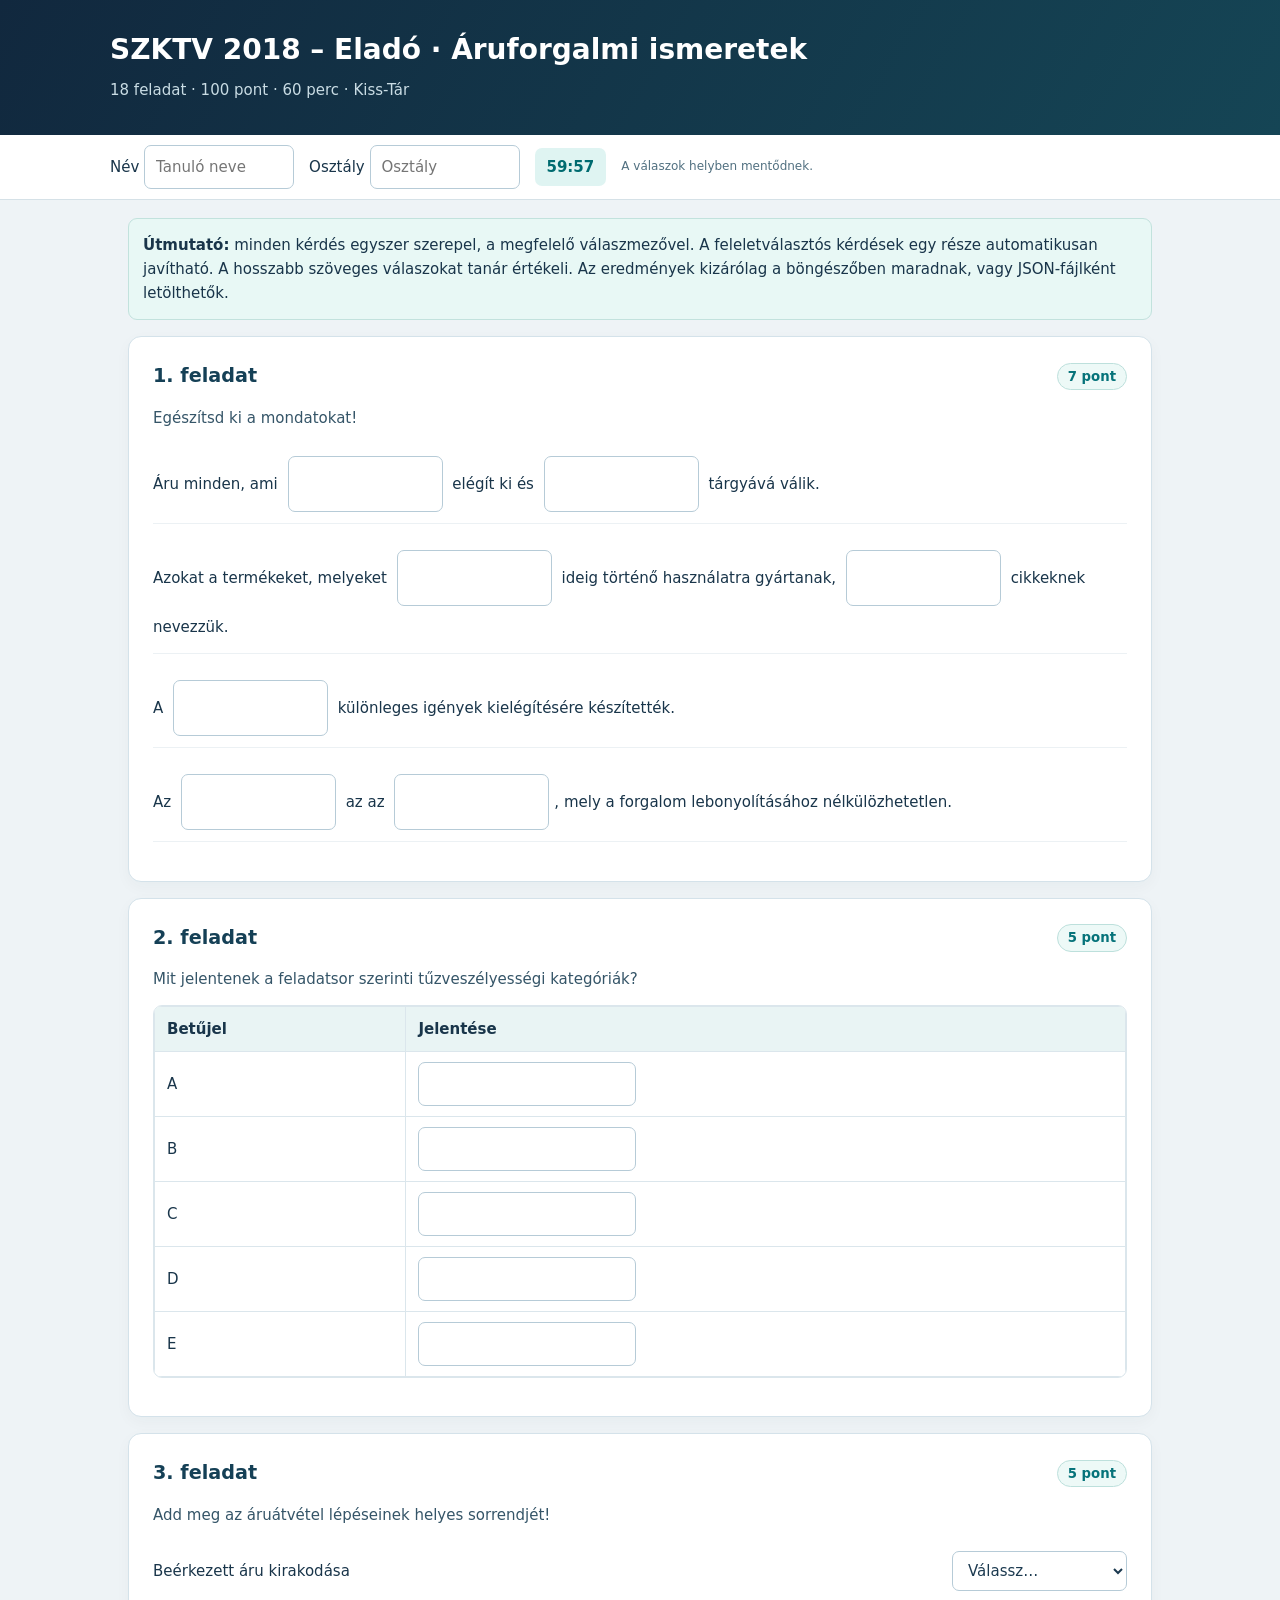
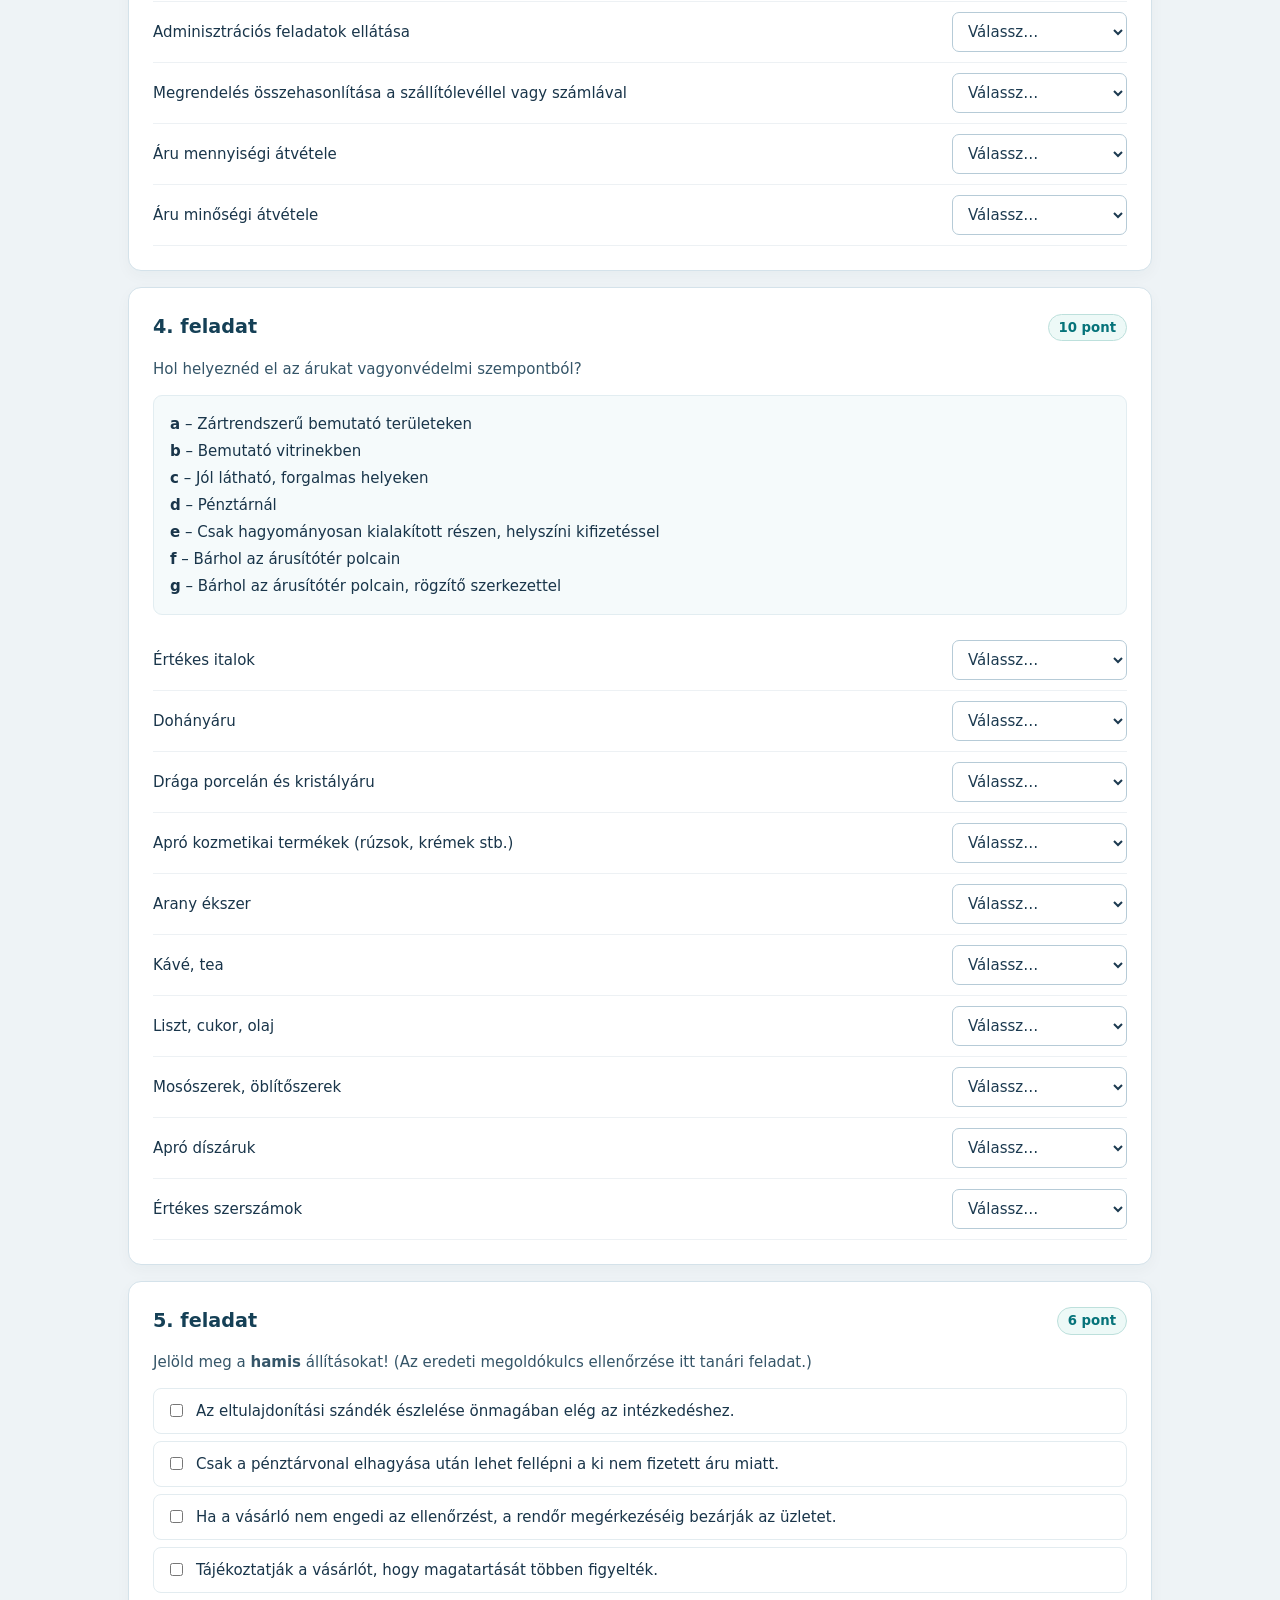
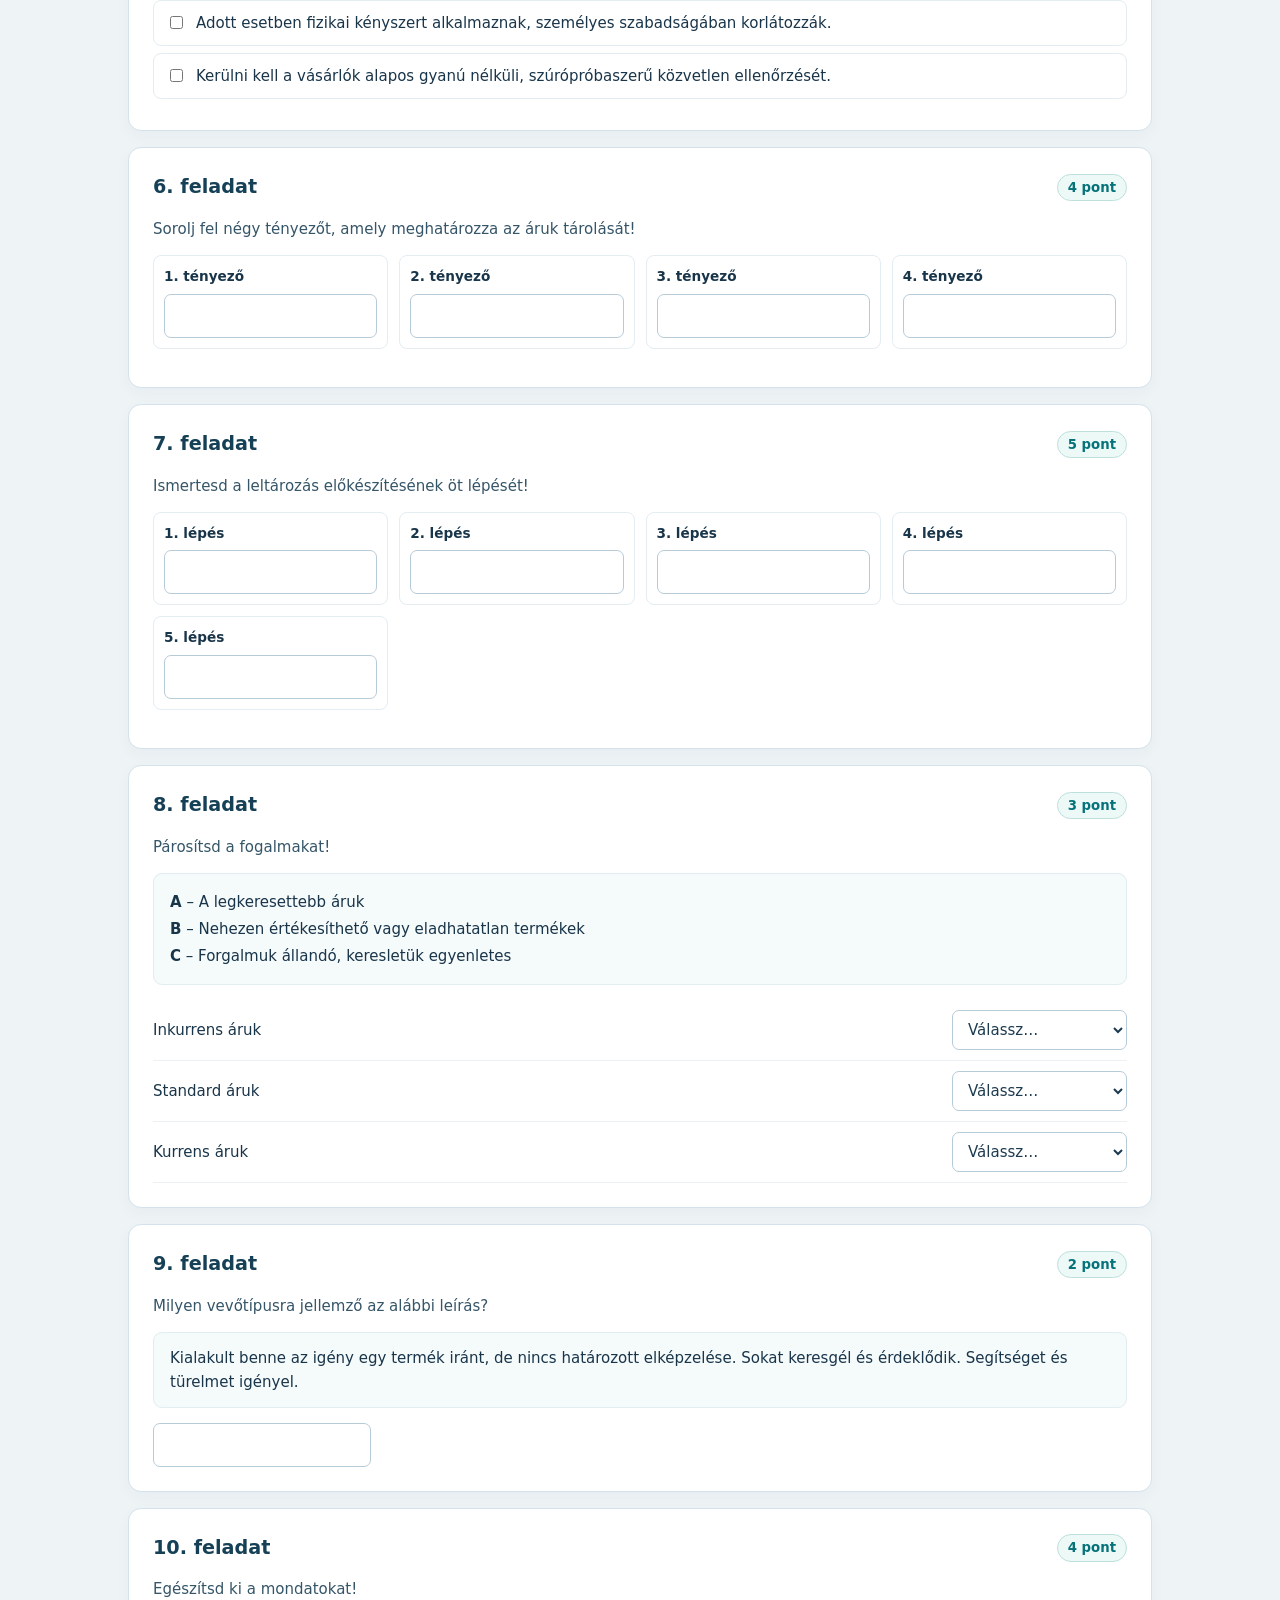
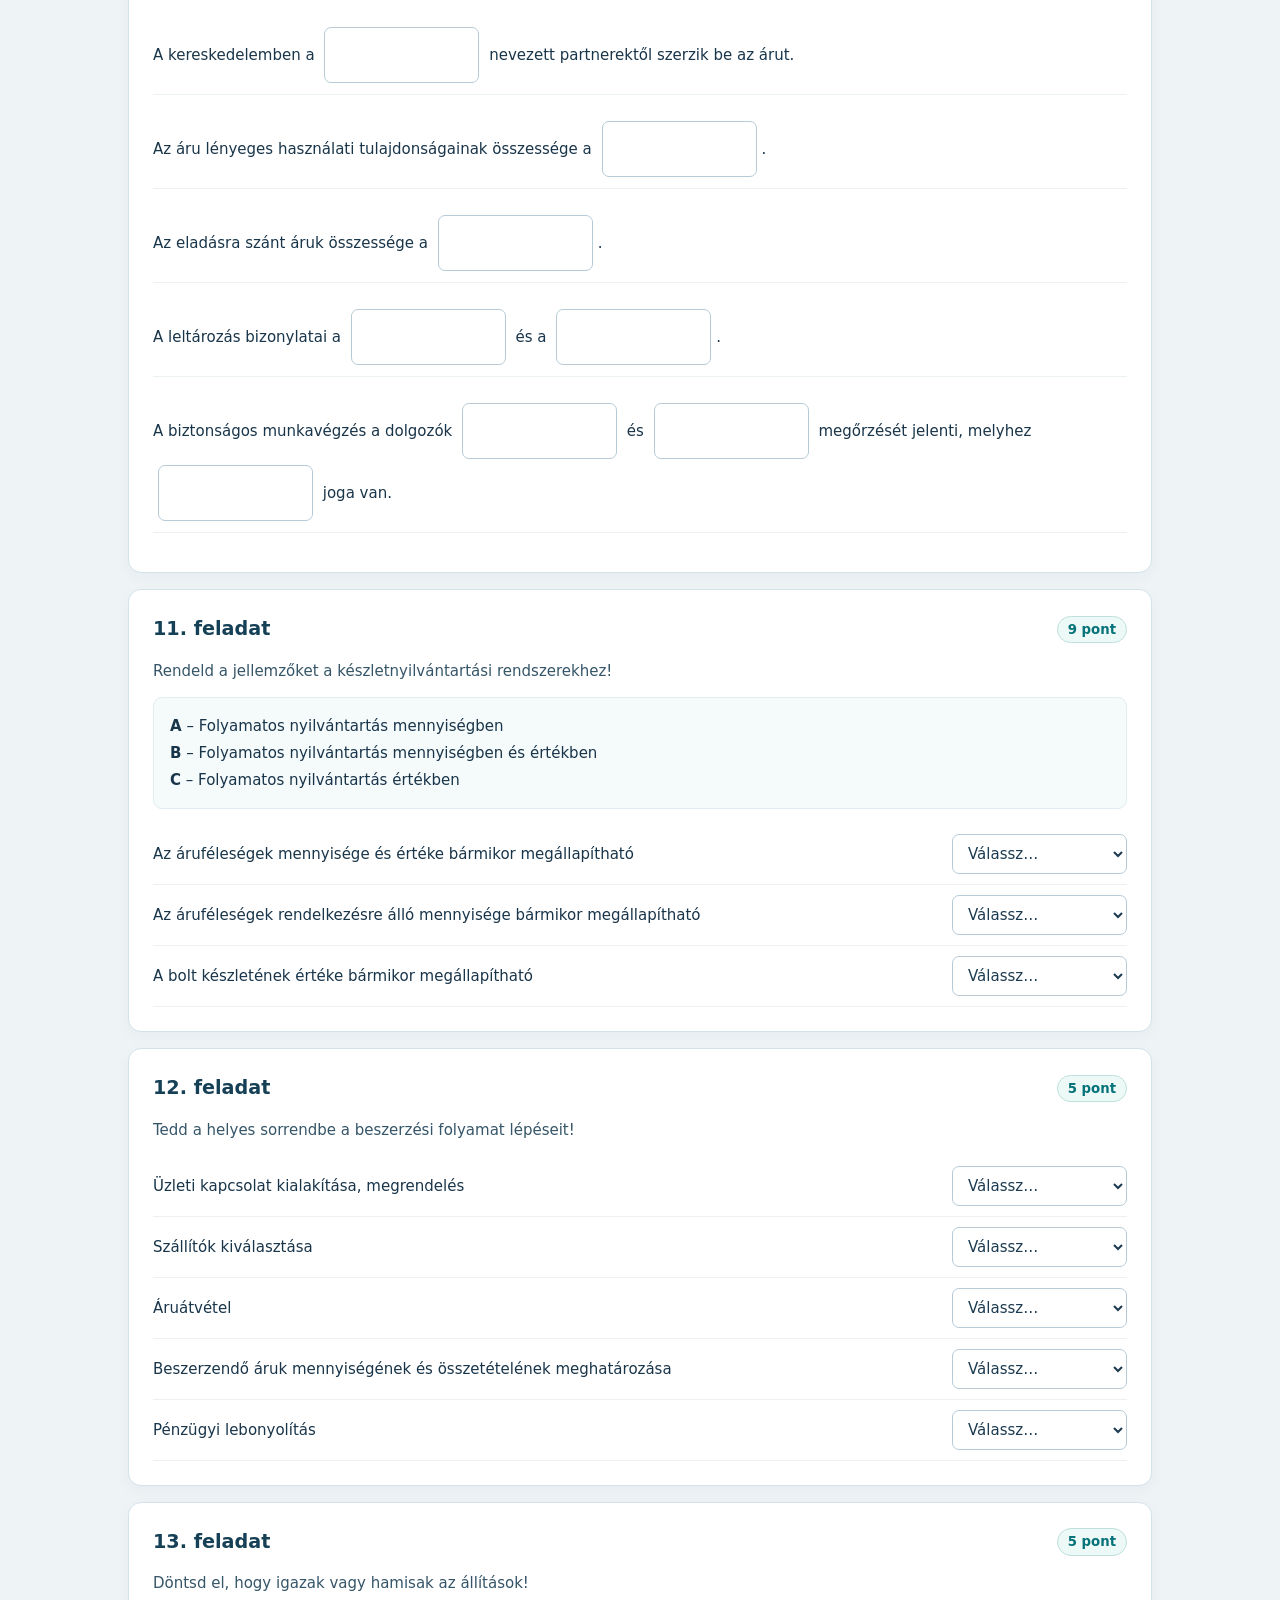
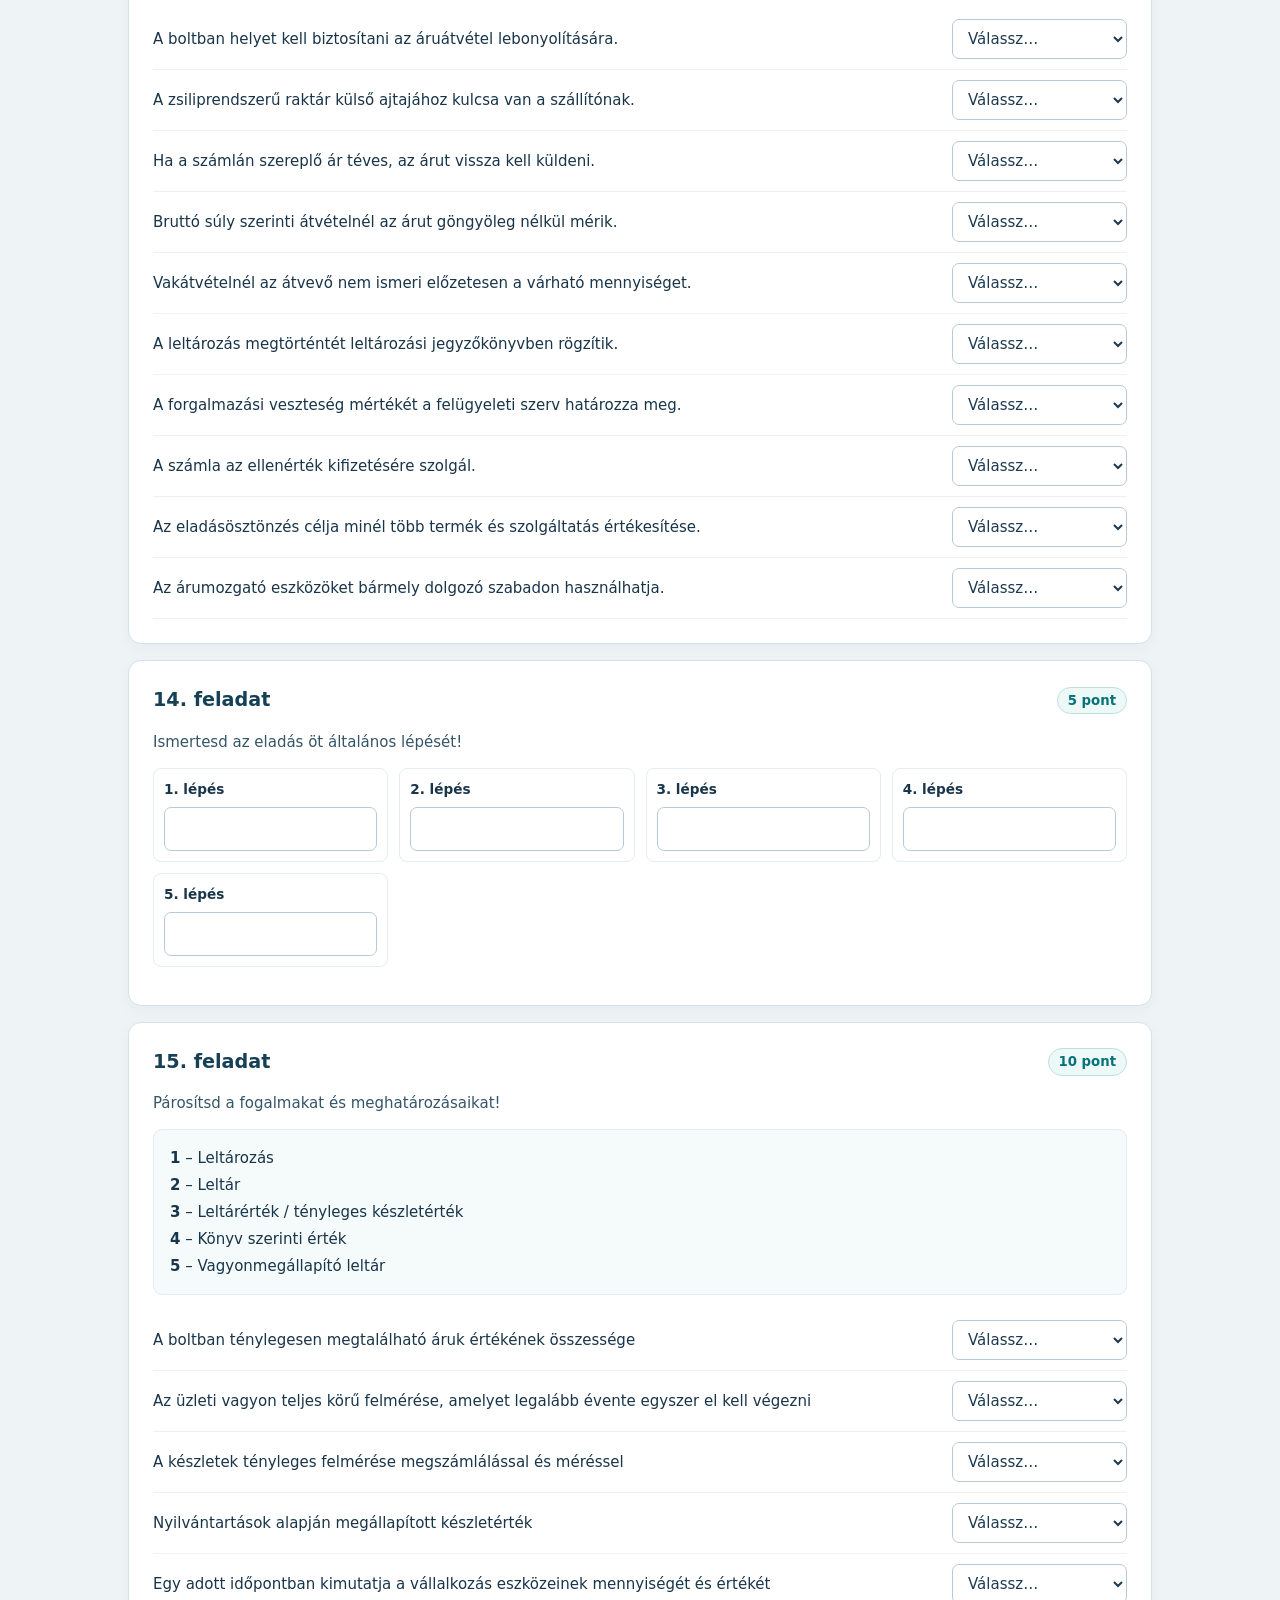
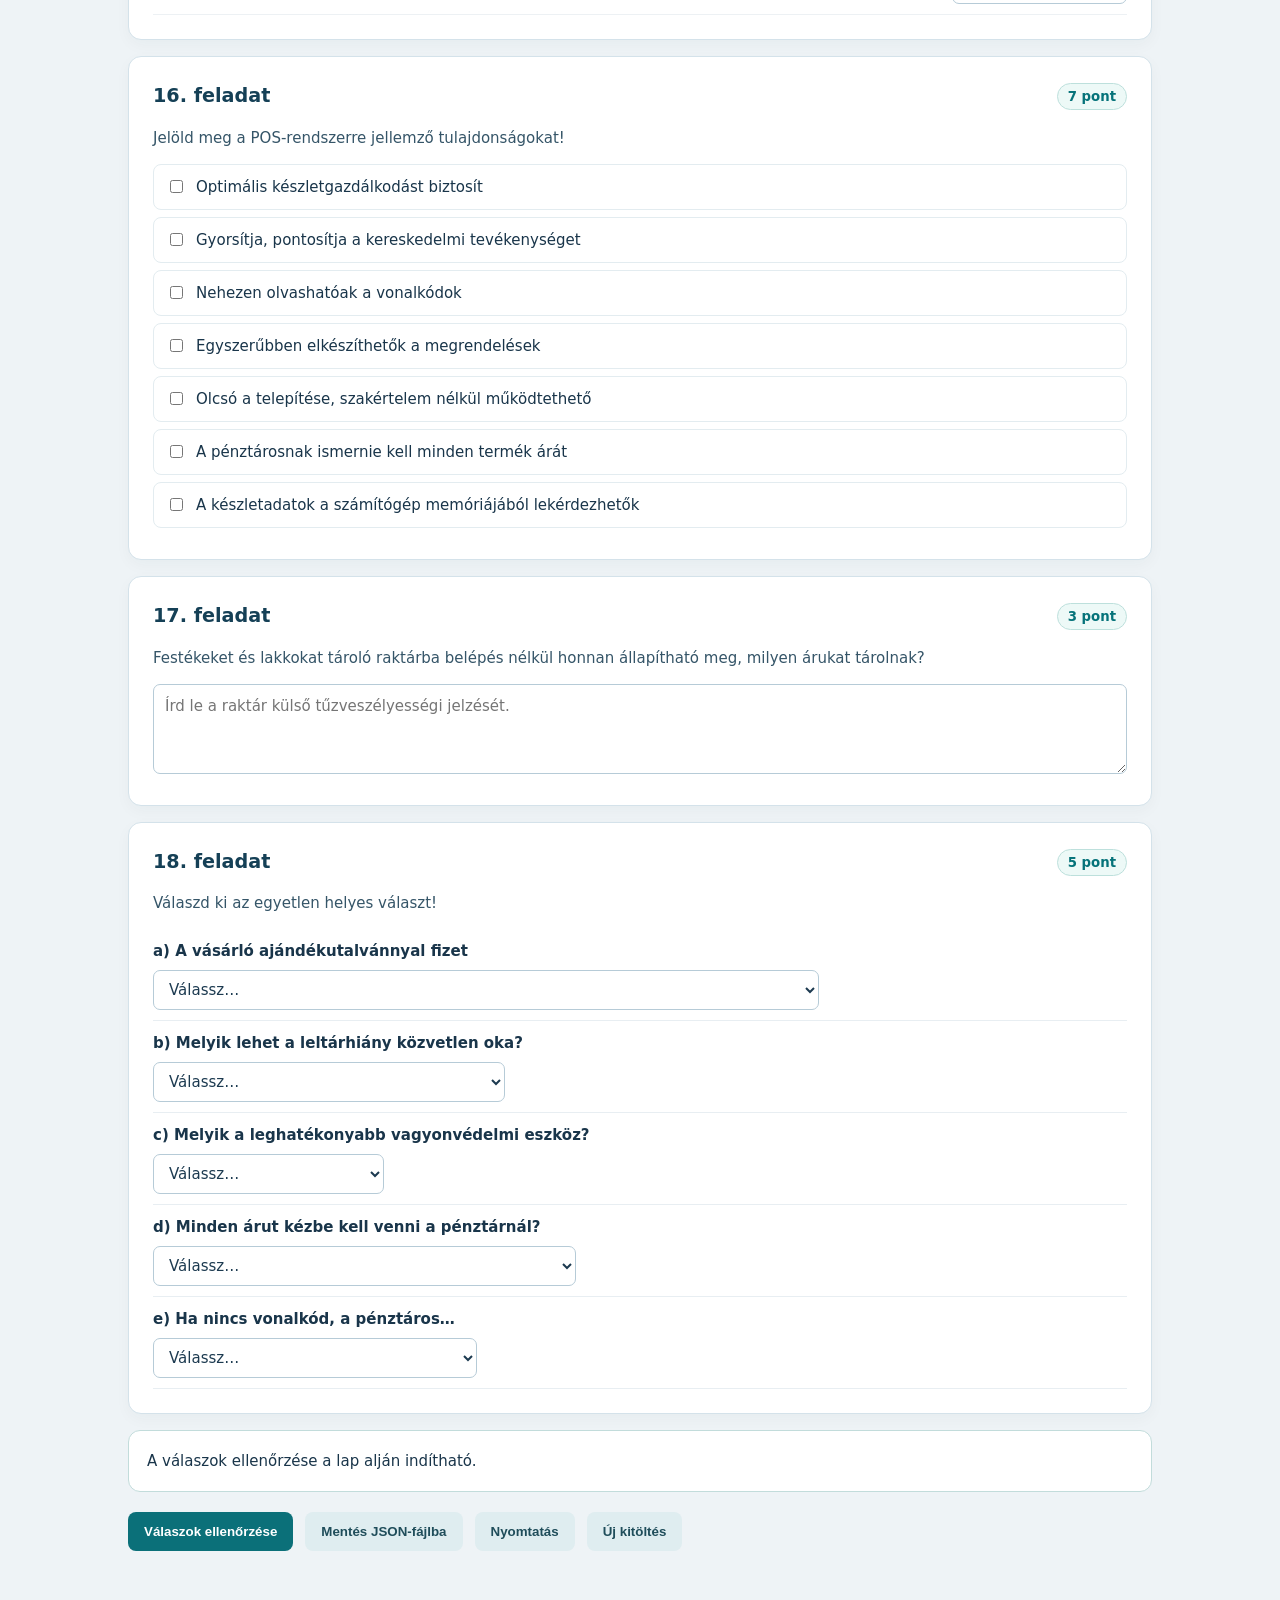
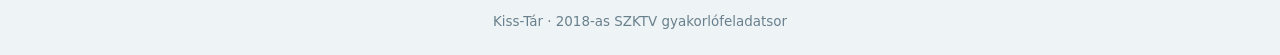
<file: kereskedelmi-ertekesito/feladatsorok/szktv-2018-elado-aruforgalom.html>
<!doctype html><html lang="hu"><head><meta charset="utf-8"><meta name="viewport" content="width=device-width,initial-scale=1"><title>SZKTV 2018 – Eladó · Áruforgalmi ismeretek</title><style>*{box-sizing:border-box}body{margin:0;background:#eef3f6;color:#19354a;font:15px/1.6 system-ui,"Segoe UI",sans-serif}header{background:linear-gradient(120deg,#11283e,#154555);color:white;padding:28px max(20px,calc((100vw - 1060px)/2))}h1{font-size:1.75rem;margin:0}header p{margin:5px 0;color:#c9dce4}.top{position:sticky;top:0;background:white;z-index:3;border-bottom:1px solid #d5e1e7;display:flex;gap:15px;flex-wrap:wrap;padding:10px max(15px,calc((100vw - 1060px)/2));align-items:center}.top input{width:150px}.timer{background:#dff4f2;color:#006b70;border-radius:7px;padding:7px 12px;font-weight:bold;font-variant-numeric:tabular-nums}main{max-width:1060px;margin:auto;padding:18px}.task{background:white;border:1px solid #d4e2ea;border-radius:13px;padding:24px;margin:16px 0;box-shadow:0 5px 15px #102b3c09}.task h2{display:flex;align-items:center;justify-content:space-between;gap:10px;font-size:1.2rem;color:#154056;margin:0 0 14px}.point{color:#06737a;border:1px solid #bde0dc;background:#edf9f7;border-radius:22px;padding:2px 10px;font-size:.83rem;white-space:nowrap}.note{background:#e8f8f5;border:1px solid #c2e2dd;padding:14px;border-radius:9px}.desc{margin:0 0 14px;color:#355568}.line{padding:8px 0;border-bottom:1px solid #ecf1f4;line-height:2.4}.row{display:grid;grid-template-columns:minmax(0,1fr) 175px;align-items:center;gap:16px;padding:10px 0;border-bottom:1px solid #edf1f4}.row select{width:100%}input[type=text],select,textarea{background:#fff;border:1px solid #b6cbd7;padding:9px 11px;border-radius:7px;font:inherit;color:#1c3a50;max-width:100%}input.inline{width:155px;margin:3px 5px;vertical-align:middle}input.small{width:78px}textarea{width:100%;min-height:90px}.fieldgrid{display:grid;grid-template-columns:repeat(auto-fit,minmax(225px,1fr));gap:11px;margin:14px 0}.field{border:1px solid #e3edf2;border-radius:8px;padding:10px}.field label{display:block;font-size:.85rem;font-weight:700;margin-bottom:6px}.field input{width:100%}.opts{background:#f5fafb;border:1px solid #e2edf1;border-radius:9px;padding:13px 16px;margin-bottom:15px}.opts p{margin:3px 0}.choice{display:flex;align-items:flex-start;gap:10px;border:1px solid #e3ecf0;border-radius:8px;padding:10px 12px;margin:7px 0;cursor:pointer}.choice input{margin-top:5px;accent-color:#007b81}.qgroup{border-bottom:1px solid #e8eef2;padding:10px 0}.qgroup strong{display:block;margin-bottom:7px}.tablebox{overflow-x:auto;margin:14px 0;border-radius:9px;border:1px solid #dbe6ec}table{width:100%;border-collapse:collapse;min-width:430px}td,th{border:1px solid #dbe6ec;padding:10px 12px;text-align:left;vertical-align:middle}th{background:#e9f4f4}td select{width:100%;min-width:100px}.status{font-size:12px;color:#517080}.result{background:white;padding:18px;border-radius:12px;border:1px solid #c2dcdb}.actions{display:flex;gap:12px;margin:20px 0;flex-wrap:wrap}button{border:0;border-radius:8px;padding:12px 16px;background:#0b7079;color:white;font-weight:700;cursor:pointer}.secondary{background:#dfedf0;color:#1f4d5a}.bottles{display:grid;grid-template-columns:repeat(4,minmax(0,1fr));gap:12px}.bottles img{width:100%;height:210px;object-fit:contain}.bottles select{width:100%}footer{text-align:center;color:#69808c;font-size:.84rem;padding:22px}@media(max-width:680px){.task{padding:15px}.row{grid-template-columns:1fr;gap:5px}.top{position:static}.bottles{grid-template-columns:repeat(2,1fr)}}</style></head><body><header><h1>SZKTV 2018 – Eladó · Áruforgalmi ismeretek</h1><p>18 feladat · 100 pont · 60 perc · Kiss-Tár</p></header><div class="top"><label>Név <input name="name" type="text" placeholder="Tanuló neve"></label><label>Osztály <input name="class" type="text" placeholder="Osztály"></label><span class="timer" id="timer">60:00</span><small class="status" id="status">A válaszok helyben mentődnek.</small></div><main><div class="note"><b>Útmutató:</b> minden kérdés egyszer szerepel, a megfelelő válaszmezővel. A feleletválasztós kérdések egy része automatikusan javítható. A hosszabb szöveges válaszokat tanár értékeli. Az eredmények kizárólag a böngészőben maradnak, vagy JSON-fájlként letölthetők.</div><section class="task" data-task="1"><h2>1. feladat <span class="point">7 pont</span></h2><p class="desc">Egészítsd ki a mondatokat!</p><p class="line">Áru minden, ami <input type="text" class="inline" name="a1" autocomplete="off" aria-label="Válasz"> elégít ki és <input type="text" class="inline" name="a2" autocomplete="off" aria-label="Válasz"> tárgyává válik.</p><p class="line">Azokat a termékeket, melyeket <input type="text" class="inline" name="a3" autocomplete="off" aria-label="Válasz"> ideig történő használatra gyártanak, <input type="text" class="inline" name="a4" autocomplete="off" aria-label="Válasz"> cikkeknek nevezzük.</p><p class="line">A <input type="text" class="inline" name="a5" autocomplete="off" aria-label="Válasz"> különleges igények kielégítésére készítették.</p><p class="line">Az <input type="text" class="inline" name="a6" autocomplete="off" aria-label="Válasz"> az az <input type="text" class="inline" name="a7" autocomplete="off" aria-label="Válasz">, mely a forgalom lebonyolításához nélkülözhetetlen.</p></section><section class="task" data-task="2"><h2>2. feladat <span class="point">5 pont</span></h2><p class="desc">Mit jelentenek a feladatsor szerinti tűzveszélyességi kategóriák?</p><div class="tablebox"><table><tr><th>Betűjel</th><th>Jelentése</th></tr><tr><td>A</td><td><input type="text" class="" name="a8" autocomplete="off" aria-label="Válasz"></td></tr><tr><td>B</td><td><input type="text" class="" name="a9" autocomplete="off" aria-label="Válasz"></td></tr><tr><td>C</td><td><input type="text" class="" name="a10" autocomplete="off" aria-label="Válasz"></td></tr><tr><td>D</td><td><input type="text" class="" name="a11" autocomplete="off" aria-label="Válasz"></td></tr><tr><td>E</td><td><input type="text" class="" name="a12" autocomplete="off" aria-label="Válasz"></td></tr></table></div></section><section class="task" data-task="3"><h2>3. feladat <span class="point">5 pont</span></h2><p class="desc">Add meg az áruátvétel lépéseinek helyes sorrendjét!</p><div class="row"><span>Beérkezett áru kirakodása</span><select name="a13"><option value="">Válassz…</option><option value="1">1</option><option value="2">2</option><option value="3">3</option><option value="4">4</option><option value="5">5</option></select></div><div class="row"><span>Adminisztrációs feladatok ellátása</span><select name="a14"><option value="">Válassz…</option><option value="1">1</option><option value="2">2</option><option value="3">3</option><option value="4">4</option><option value="5">5</option></select></div><div class="row"><span>Megrendelés összehasonlítása a szállítólevéllel vagy számlával</span><select name="a15"><option value="">Válassz…</option><option value="1">1</option><option value="2">2</option><option value="3">3</option><option value="4">4</option><option value="5">5</option></select></div><div class="row"><span>Áru mennyiségi átvétele</span><select name="a16"><option value="">Válassz…</option><option value="1">1</option><option value="2">2</option><option value="3">3</option><option value="4">4</option><option value="5">5</option></select></div><div class="row"><span>Áru minőségi átvétele</span><select name="a17"><option value="">Válassz…</option><option value="1">1</option><option value="2">2</option><option value="3">3</option><option value="4">4</option><option value="5">5</option></select></div></section><section class="task" data-task="4"><h2>4. feladat <span class="point">10 pont</span></h2><p class="desc">Hol helyeznéd el az árukat vagyonvédelmi szempontból?</p><div class="opts"><p><b>a</b> – Zártrendszerű bemutató területeken</p><p><b>b</b> – Bemutató vitrinekben</p><p><b>c</b> – Jól látható, forgalmas helyeken</p><p><b>d</b> – Pénztárnál</p><p><b>e</b> – Csak hagyományosan kialakított részen, helyszíni kifizetéssel</p><p><b>f</b> – Bárhol az árusítótér polcain</p><p><b>g</b> – Bárhol az árusítótér polcain, rögzítő szerkezettel</p></div><div class="row"><span>Értékes italok</span><select name="a18"><option value="">Válassz…</option><option value="a">A</option><option value="b">B</option><option value="c">C</option><option value="d">D</option><option value="e">E</option><option value="f">F</option><option value="g">G</option></select></div><div class="row"><span>Dohányáru</span><select name="a19"><option value="">Válassz…</option><option value="a">A</option><option value="b">B</option><option value="c">C</option><option value="d">D</option><option value="e">E</option><option value="f">F</option><option value="g">G</option></select></div><div class="row"><span>Drága porcelán és kristályáru</span><select name="a20"><option value="">Válassz…</option><option value="a">A</option><option value="b">B</option><option value="c">C</option><option value="d">D</option><option value="e">E</option><option value="f">F</option><option value="g">G</option></select></div><div class="row"><span>Apró kozmetikai termékek (rúzsok, krémek stb.)</span><select name="a21"><option value="">Válassz…</option><option value="a">A</option><option value="b">B</option><option value="c">C</option><option value="d">D</option><option value="e">E</option><option value="f">F</option><option value="g">G</option></select></div><div class="row"><span>Arany ékszer</span><select name="a22"><option value="">Válassz…</option><option value="a">A</option><option value="b">B</option><option value="c">C</option><option value="d">D</option><option value="e">E</option><option value="f">F</option><option value="g">G</option></select></div><div class="row"><span>Kávé, tea</span><select name="a23"><option value="">Válassz…</option><option value="a">A</option><option value="b">B</option><option value="c">C</option><option value="d">D</option><option value="e">E</option><option value="f">F</option><option value="g">G</option></select></div><div class="row"><span>Liszt, cukor, olaj</span><select name="a24"><option value="">Válassz…</option><option value="a">A</option><option value="b">B</option><option value="c">C</option><option value="d">D</option><option value="e">E</option><option value="f">F</option><option value="g">G</option></select></div><div class="row"><span>Mosószerek, öblítőszerek</span><select name="a25"><option value="">Válassz…</option><option value="a">A</option><option value="b">B</option><option value="c">C</option><option value="d">D</option><option value="e">E</option><option value="f">F</option><option value="g">G</option></select></div><div class="row"><span>Apró díszáruk</span><select name="a26"><option value="">Válassz…</option><option value="a">A</option><option value="b">B</option><option value="c">C</option><option value="d">D</option><option value="e">E</option><option value="f">F</option><option value="g">G</option></select></div><div class="row"><span>Értékes szerszámok</span><select name="a27"><option value="">Válassz…</option><option value="a">A</option><option value="b">B</option><option value="c">C</option><option value="d">D</option><option value="e">E</option><option value="f">F</option><option value="g">G</option></select></div></section><section class="task" data-task="5"><h2>5. feladat <span class="point">6 pont</span></h2><p class="desc">Jelöld meg a <b>hamis</b> állításokat! (Az eredeti megoldókulcs ellenőrzése itt tanári feladat.)</p><label class="choice"><input type="checkbox" name="a28"><span>Az eltulajdonítási szándék észlelése önmagában elég az intézkedéshez.</span></label><label class="choice"><input type="checkbox" name="a29"><span>Csak a pénztárvonal elhagyása után lehet fellépni a ki nem fizetett áru miatt.</span></label><label class="choice"><input type="checkbox" name="a30"><span>Ha a vásárló nem engedi az ellenőrzést, a rendőr megérkezéséig bezárják az üzletet.</span></label><label class="choice"><input type="checkbox" name="a31"><span>Tájékoztatják a vásárlót, hogy magatartását többen figyelték.</span></label><label class="choice"><input type="checkbox" name="a32"><span>Adott esetben fizikai kényszert alkalmaznak, személyes szabadságában korlátozzák.</span></label><label class="choice"><input type="checkbox" name="a33"><span>Kerülni kell a vásárlók alapos gyanú nélküli, szúrópróbaszerű közvetlen ellenőrzését.</span></label></section><section class="task" data-task="6"><h2>6. feladat <span class="point">4 pont</span></h2><p class="desc">Sorolj fel négy tényezőt, amely meghatározza az áruk tárolását!</p><div class="fieldgrid"><div class="field"><label>1. tényező</label><input type="text" class="" name="a34" autocomplete="off" aria-label="Válasz"></div><div class="field"><label>2. tényező</label><input type="text" class="" name="a35" autocomplete="off" aria-label="Válasz"></div><div class="field"><label>3. tényező</label><input type="text" class="" name="a36" autocomplete="off" aria-label="Válasz"></div><div class="field"><label>4. tényező</label><input type="text" class="" name="a37" autocomplete="off" aria-label="Válasz"></div></div></section><section class="task" data-task="7"><h2>7. feladat <span class="point">5 pont</span></h2><p class="desc">Ismertesd a leltározás előkészítésének öt lépését!</p><div class="fieldgrid"><div class="field"><label>1. lépés</label><input type="text" class="" name="a38" autocomplete="off" aria-label="Válasz"></div><div class="field"><label>2. lépés</label><input type="text" class="" name="a39" autocomplete="off" aria-label="Válasz"></div><div class="field"><label>3. lépés</label><input type="text" class="" name="a40" autocomplete="off" aria-label="Válasz"></div><div class="field"><label>4. lépés</label><input type="text" class="" name="a41" autocomplete="off" aria-label="Válasz"></div><div class="field"><label>5. lépés</label><input type="text" class="" name="a42" autocomplete="off" aria-label="Válasz"></div></div></section><section class="task" data-task="8"><h2>8. feladat <span class="point">3 pont</span></h2><p class="desc">Párosítsd a fogalmakat!</p><div class="opts"><p><b>A</b> – A legkeresettebb áruk</p><p><b>B</b> – Nehezen értékesíthető vagy eladhatatlan termékek</p><p><b>C</b> – Forgalmuk állandó, keresletük egyenletes</p></div><div class="row"><span>Inkurrens áruk</span><select name="a43"><option value="">Válassz…</option><option value="A">A</option><option value="B">B</option><option value="C">C</option></select></div><div class="row"><span>Standard áruk</span><select name="a44"><option value="">Válassz…</option><option value="A">A</option><option value="B">B</option><option value="C">C</option></select></div><div class="row"><span>Kurrens áruk</span><select name="a45"><option value="">Válassz…</option><option value="A">A</option><option value="B">B</option><option value="C">C</option></select></div></section><section class="task" data-task="9"><h2>9. feladat <span class="point">2 pont</span></h2><p class="desc">Milyen vevőtípusra jellemző az alábbi leírás?</p><div class="opts">Kialakult benne az igény egy termék iránt, de nincs határozott elképzelése. Sokat keresgél és érdeklődik. Segítséget és türelmet igényel.</div><input type="text" class="" name="a46" autocomplete="off" aria-label="Válasz"></section><section class="task" data-task="10"><h2>10. feladat <span class="point">4 pont</span></h2><p class="desc">Egészítsd ki a mondatokat!</p><p class="line">A kereskedelemben a <input type="text" class="inline" name="a47" autocomplete="off" aria-label="Válasz"> nevezett partnerektől szerzik be az árut.</p><p class="line">Az áru lényeges használati tulajdonságainak összessége a <input type="text" class="inline" name="a48" autocomplete="off" aria-label="Válasz">.</p><p class="line">Az eladásra szánt áruk összessége a <input type="text" class="inline" name="a49" autocomplete="off" aria-label="Válasz">.</p><p class="line">A leltározás bizonylatai a <input type="text" class="inline" name="a50" autocomplete="off" aria-label="Válasz"> és a <input type="text" class="inline" name="a51" autocomplete="off" aria-label="Válasz">.</p><p class="line">A biztonságos munkavégzés a dolgozók <input type="text" class="inline" name="a52" autocomplete="off" aria-label="Válasz"> és <input type="text" class="inline" name="a53" autocomplete="off" aria-label="Válasz"> megőrzését jelenti, melyhez <input type="text" class="inline" name="a54" autocomplete="off" aria-label="Válasz"> joga van.</p></section><section class="task" data-task="11"><h2>11. feladat <span class="point">9 pont</span></h2><p class="desc">Rendeld a jellemzőket a készletnyilvántartási rendszerekhez!</p><div class="opts"><p><b>A</b> – Folyamatos nyilvántartás mennyiségben</p><p><b>B</b> – Folyamatos nyilvántartás mennyiségben és értékben</p><p><b>C</b> – Folyamatos nyilvántartás értékben</p></div><div class="row"><span>Az áruféleségek mennyisége és értéke bármikor megállapítható</span><select name="a55"><option value="">Válassz…</option><option value="A">A</option><option value="B">B</option><option value="C">C</option></select></div><div class="row"><span>Az áruféleségek rendelkezésre álló mennyisége bármikor megállapítható</span><select name="a56"><option value="">Válassz…</option><option value="A">A</option><option value="B">B</option><option value="C">C</option></select></div><div class="row"><span>A bolt készletének értéke bármikor megállapítható</span><select name="a57"><option value="">Válassz…</option><option value="A">A</option><option value="B">B</option><option value="C">C</option></select></div></section><section class="task" data-task="12"><h2>12. feladat <span class="point">5 pont</span></h2><p class="desc">Tedd a helyes sorrendbe a beszerzési folyamat lépéseit!</p><div class="row"><span>Üzleti kapcsolat kialakítása, megrendelés</span><select name="a58"><option value="">Válassz…</option><option value="1">1</option><option value="2">2</option><option value="3">3</option><option value="4">4</option><option value="5">5</option></select></div><div class="row"><span>Szállítók kiválasztása</span><select name="a59"><option value="">Válassz…</option><option value="1">1</option><option value="2">2</option><option value="3">3</option><option value="4">4</option><option value="5">5</option></select></div><div class="row"><span>Áruátvétel</span><select name="a60"><option value="">Válassz…</option><option value="1">1</option><option value="2">2</option><option value="3">3</option><option value="4">4</option><option value="5">5</option></select></div><div class="row"><span>Beszerzendő áruk mennyiségének és összetételének meghatározása</span><select name="a61"><option value="">Válassz…</option><option value="1">1</option><option value="2">2</option><option value="3">3</option><option value="4">4</option><option value="5">5</option></select></div><div class="row"><span>Pénzügyi lebonyolítás</span><select name="a62"><option value="">Válassz…</option><option value="1">1</option><option value="2">2</option><option value="3">3</option><option value="4">4</option><option value="5">5</option></select></div></section><section class="task" data-task="13"><h2>13. feladat <span class="point">5 pont</span></h2><p class="desc">Döntsd el, hogy igazak vagy hamisak az állítások!</p><div class="row"><span>A boltban helyet kell biztosítani az áruátvétel lebonyolítására.</span><select name="a63"><option value="">Válassz…</option><option value="I">Igaz</option><option value="H">Hamis</option></select></div><div class="row"><span>A zsiliprendszerű raktár külső ajtajához kulcsa van a szállítónak.</span><select name="a64"><option value="">Válassz…</option><option value="I">Igaz</option><option value="H">Hamis</option></select></div><div class="row"><span>Ha a számlán szereplő ár téves, az árut vissza kell küldeni.</span><select name="a65"><option value="">Válassz…</option><option value="I">Igaz</option><option value="H">Hamis</option></select></div><div class="row"><span>Bruttó súly szerinti átvételnél az árut göngyöleg nélkül mérik.</span><select name="a66"><option value="">Válassz…</option><option value="I">Igaz</option><option value="H">Hamis</option></select></div><div class="row"><span>Vakátvételnél az átvevő nem ismeri előzetesen a várható mennyiséget.</span><select name="a67"><option value="">Válassz…</option><option value="I">Igaz</option><option value="H">Hamis</option></select></div><div class="row"><span>A leltározás megtörténtét leltározási jegyzőkönyvben rögzítik.</span><select name="a68"><option value="">Válassz…</option><option value="I">Igaz</option><option value="H">Hamis</option></select></div><div class="row"><span>A forgalmazási veszteség mértékét a felügyeleti szerv határozza meg.</span><select name="a69"><option value="">Válassz…</option><option value="I">Igaz</option><option value="H">Hamis</option></select></div><div class="row"><span>A számla az ellenérték kifizetésére szolgál.</span><select name="a70"><option value="">Válassz…</option><option value="I">Igaz</option><option value="H">Hamis</option></select></div><div class="row"><span>Az eladásösztönzés célja minél több termék és szolgáltatás értékesítése.</span><select name="a71"><option value="">Válassz…</option><option value="I">Igaz</option><option value="H">Hamis</option></select></div><div class="row"><span>Az árumozgató eszközöket bármely dolgozó szabadon használhatja.</span><select name="a72"><option value="">Válassz…</option><option value="I">Igaz</option><option value="H">Hamis</option></select></div></section><section class="task" data-task="14"><h2>14. feladat <span class="point">5 pont</span></h2><p class="desc">Ismertesd az eladás öt általános lépését!</p><div class="fieldgrid"><div class="field"><label>1. lépés</label><input type="text" class="" name="a73" autocomplete="off" aria-label="Válasz"></div><div class="field"><label>2. lépés</label><input type="text" class="" name="a74" autocomplete="off" aria-label="Válasz"></div><div class="field"><label>3. lépés</label><input type="text" class="" name="a75" autocomplete="off" aria-label="Válasz"></div><div class="field"><label>4. lépés</label><input type="text" class="" name="a76" autocomplete="off" aria-label="Válasz"></div><div class="field"><label>5. lépés</label><input type="text" class="" name="a77" autocomplete="off" aria-label="Válasz"></div></div></section><section class="task" data-task="15"><h2>15. feladat <span class="point">10 pont</span></h2><p class="desc">Párosítsd a fogalmakat és meghatározásaikat!</p><div class="opts"><p><b>1</b> – Leltározás</p><p><b>2</b> – Leltár</p><p><b>3</b> – Leltárérték / tényleges készletérték</p><p><b>4</b> – Könyv szerinti érték</p><p><b>5</b> – Vagyonmegállapító leltár</p></div><div class="row"><span>A boltban ténylegesen megtalálható áruk értékének összessége</span><select name="a78"><option value="">Válassz…</option><option value="1">1</option><option value="2">2</option><option value="3">3</option><option value="4">4</option><option value="5">5</option></select></div><div class="row"><span>Az üzleti vagyon teljes körű felmérése, amelyet legalább évente egyszer el kell végezni</span><select name="a79"><option value="">Válassz…</option><option value="1">1</option><option value="2">2</option><option value="3">3</option><option value="4">4</option><option value="5">5</option></select></div><div class="row"><span>A készletek tényleges felmérése megszámlálással és méréssel</span><select name="a80"><option value="">Válassz…</option><option value="1">1</option><option value="2">2</option><option value="3">3</option><option value="4">4</option><option value="5">5</option></select></div><div class="row"><span>Nyilvántartások alapján megállapított készletérték</span><select name="a81"><option value="">Válassz…</option><option value="1">1</option><option value="2">2</option><option value="3">3</option><option value="4">4</option><option value="5">5</option></select></div><div class="row"><span>Egy adott időpontban kimutatja a vállalkozás eszközeinek mennyiségét és értékét</span><select name="a82"><option value="">Válassz…</option><option value="1">1</option><option value="2">2</option><option value="3">3</option><option value="4">4</option><option value="5">5</option></select></div></section><section class="task" data-task="16"><h2>16. feladat <span class="point">7 pont</span></h2><p class="desc">Jelöld meg a POS-rendszerre jellemző tulajdonságokat!</p><label class="choice"><input type="checkbox" name="a83"><span>Optimális készletgazdálkodást biztosít</span></label><label class="choice"><input type="checkbox" name="a84"><span>Gyorsítja, pontosítja a kereskedelmi tevékenységet</span></label><label class="choice"><input type="checkbox" name="a85"><span>Nehezen olvashatóak a vonalkódok</span></label><label class="choice"><input type="checkbox" name="a86"><span>Egyszerűbben elkészíthetők a megrendelések</span></label><label class="choice"><input type="checkbox" name="a87"><span>Olcsó a telepítése, szakértelem nélkül működtethető</span></label><label class="choice"><input type="checkbox" name="a88"><span>A pénztárosnak ismernie kell minden termék árát</span></label><label class="choice"><input type="checkbox" name="a89"><span>A készletadatok a számítógép memóriájából lekérdezhetők</span></label></section><section class="task" data-task="17"><h2>17. feladat <span class="point">3 pont</span></h2><p class="desc">Festékeket és lakkokat tároló raktárba belépés nélkül honnan állapítható meg, milyen árukat tárolnak?</p><textarea name="answer17" placeholder="Írd le a raktár külső tűzveszélyességi jelzését."></textarea></section><section class="task" data-task="18"><h2>18. feladat <span class="point">5 pont</span></h2><p class="desc">Válaszd ki az egyetlen helyes választ!</p><div class="qgroup"><strong>a) A vásárló ajándékutalvánnyal fizet</strong><select name="a90"><option value="">Válassz…</option><option value="0">Készpénzben adnak vissza</option><option value="1">Nem lehet visszaadni; a teljes érték levásárolható vagy más eszközzel fizet a vevő</option><option value="2">A pénztáros dönti el</option></select></div><div class="qgroup"><strong>b) Melyik lehet a leltárhiány közvetlen oka?</strong><select name="a91"><option value="">Válassz…</option><option value="0">Munkavédelmi szabályok megsértése</option><option value="1">Áruátvételi szabályok megsértése</option><option value="2">Környezetvédelmi szabályok megsértése</option></select></div><div class="qgroup"><strong>c) Melyik a leghatékonyabb vagyonvédelmi eszköz?</strong><select name="a92"><option value="">Válassz…</option><option value="0">Ipari kamera</option><option value="1">Áruvédelmi tükör</option><option value="2">Elektronikus áruvédelem</option></select></div><div class="qgroup"><strong>d) Minden árut kézbe kell venni a pénztárnál?</strong><select name="a93"><option value="">Válassz…</option><option value="0">Nem, ha bemutatja a vevő</option><option value="1">Csak a gyanúsakat</option><option value="2">Igen, mert így hamarabb észrevehető a visszaélés</option></select></div><div class="qgroup"><strong>e) Ha nincs vonalkód, a pénztáros…</strong><select name="a94"><option value="">Válassz…</option><option value="0">segítséget kér a felettesétől</option><option value="1">másik termék vonalkódját olvassa be</option><option value="2">nem értékesíti az árut</option></select></div></section><div class="result" id="result">A válaszok ellenőrzése a lap alján indítható.</div><div class="actions"><button id="check">Válaszok ellenőrzése</button><button id="download" class="secondary">Mentés JSON-fájlba</button><button onclick="window.print()" class="secondary">Nyomtatás</button><button id="reset" class="secondary">Új kitöltés</button></div></main><footer>Kiss-Tár · 2018-as SZKTV gyakorlófeladatsor</footer><script>const KEY='kiss-tar-2018-'+document.title; const rules=[{"name": "a1", "answer": ["szükségleteket"], "pts": 1}, {"name": "a2", "answer": ["adásvétel"], "pts": 1}, {"name": "a3", "answer": ["hosszú"], "pts": 1}, {"name": "a4", "answer": ["tartós fogyasztási"], "pts": 1}, {"name": "a5", "answer": ["luxustermékeket"], "pts": 1}, {"name": "a6", "answer": ["árukészlet"], "pts": 1}, {"name": "a7", "answer": ["árumennyiség"], "pts": 1}, {"name": "a8", "answer": ["Fokozottan tűz és robbanásveszélyes"], "pts": 1}, {"name": "a9", "answer": ["Tűz és robbanásveszélyes"], "pts": 1}, {"name": "a10", "answer": ["Tűzveszélyes"], "pts": 1}, {"name": "a11", "answer": ["Mérsékelten tűzveszélyes"], "pts": 1}, {"name": "a12", "answer": ["Nem tűzveszélyes"], "pts": 1}, {"name": "a13", "answer": ["2"], "pts": 1.0}, {"name": "a14", "answer": ["5"], "pts": 1.0}, {"name": "a15", "answer": ["1"], "pts": 1.0}, {"name": "a16", "answer": ["3"], "pts": 1.0}, {"name": "a17", "answer": ["4"], "pts": 1.0}, {"name": "a18", "answer": ["e"], "pts": 1.0}, {"name": "a19", "answer": ["d"], "pts": 1.0}, {"name": "a20", "answer": ["a", "b"], "pts": 1.0}, {"name": "a21", "answer": ["e"], "pts": 1.0}, {"name": "a22", "answer": ["e"], "pts": 1.0}, {"name": "a23", "answer": ["c"], "pts": 1.0}, {"name": "a24", "answer": ["f"], "pts": 1.0}, {"name": "a25", "answer": ["f"], "pts": 1.0}, {"name": "a26", "answer": ["e"], "pts": 1.0}, {"name": "a27", "answer": ["g"], "pts": 1.0}, {"name": "a43", "answer": ["B"], "pts": 1.0}, {"name": "a44", "answer": ["C"], "pts": 1.0}, {"name": "a45", "answer": ["A"], "pts": 1.0}, {"name": "a46", "answer": ["határozatlan vevő"], "pts": 2}, {"name": "a47", "answer": ["szállítóknak"], "pts": 0.5}, {"name": "a48", "answer": ["minőség"], "pts": 0.5}, {"name": "a49", "answer": ["készlet"], "pts": 0.5}, {"name": "a50", "answer": ["leltárív"], "pts": 0.5}, {"name": "a51", "answer": ["jegyzőkönyv"], "pts": 0.5}, {"name": "a52", "answer": ["testi épségének"], "pts": 0.5}, {"name": "a53", "answer": ["egészségének"], "pts": 0.5}, {"name": "a54", "answer": ["minden munkavállalónak"], "pts": 0.5}, {"name": "a55", "answer": ["B"], "pts": 3.0}, {"name": "a56", "answer": ["A"], "pts": 3.0}, {"name": "a57", "answer": ["C"], "pts": 3.0}, {"name": "a58", "answer": ["3"], "pts": 1.0}, {"name": "a59", "answer": ["2"], "pts": 1.0}, {"name": "a60", "answer": ["4"], "pts": 1.0}, {"name": "a61", "answer": ["1"], "pts": 1.0}, {"name": "a62", "answer": ["5"], "pts": 1.0}, {"name": "a63", "answer": ["I"], "pts": 0.5}, {"name": "a64", "answer": ["I"], "pts": 0.5}, {"name": "a65", "answer": ["H"], "pts": 0.5}, {"name": "a66", "answer": ["H"], "pts": 0.5}, {"name": "a67", "answer": ["I"], "pts": 0.5}, {"name": "a68", "answer": ["I"], "pts": 0.5}, {"name": "a69", "answer": ["H"], "pts": 0.5}, {"name": "a70", "answer": ["I"], "pts": 0.5}, {"name": "a71", "answer": ["I"], "pts": 0.5}, {"name": "a72", "answer": ["H"], "pts": 0.5}, {"name": "a78", "answer": ["3"], "pts": 2.0}, {"name": "a79", "answer": ["2"], "pts": 2.0}, {"name": "a80", "answer": ["1"], "pts": 2.0}, {"name": "a81", "answer": ["4"], "pts": 2.0}, {"name": "a82", "answer": ["5"], "pts": 2.0}, {"ids": ["a83", "a84", "a85", "a86", "a87", "a88", "a89"], "correct": [0, 1, 3, 6], "pts": 7, "group": true}, {"name": "a90", "answer": ["1"], "pts": 1}, {"name": "a91", "answer": ["1"], "pts": 1}, {"name": "a92", "answer": ["2"], "pts": 1}, {"name": "a93", "answer": ["2"], "pts": 1}, {"name": "a94", "answer": ["0"], "pts": 1}]; const max=77.0;let expires=Date.now()+3600000; let finished=false;
const elements=()=>[...document.querySelectorAll('[name]')];
try{let data=JSON.parse(localStorage.getItem(KEY)||'{}');if(data.expires)expires=data.expires;for(let el of elements()){if(data.values&&Object.hasOwn(data.values,el.name)){if(el.type==='checkbox')el.checked=!!data.values[el.name];else el.value=data.values[el.name]}}}catch(e){}
function save(){let d={};for(let el of elements())d[el.name]=el.type==='checkbox'?el.checked:el.value;try{localStorage.setItem(KEY,JSON.stringify({expires:expires,values:d}));document.querySelector('#status').textContent='Mentve: '+new Date().toLocaleTimeString('hu-HU')}catch(e){document.querySelector('#status').textContent='Nem sikerült menteni.'}}
let timer=setInterval(()=>{let s=Math.max(0,Math.ceil((expires-Date.now())/1000));document.querySelector('#timer').textContent=String(Math.floor(s/60)).padStart(2,'0')+':'+String(s%60).padStart(2,'0');if(s===0&&!finished){finished=true;grade();save()}},1000);
let pending;document.addEventListener('input',()=>{clearTimeout(pending);pending=setTimeout(save,300)});document.addEventListener('change',save);
function norm(t){return String(t??'').normalize('NFD').replace(/[̀-ͯ]/g,'').toLowerCase().replace(/[.,;:!?()\-]/g,' ').replace(/\s+/g,' ').trim()}
function grade(){let earned=0;for(let r of rules){let el=r.group?true:document.querySelector(`[name="${r.name}"]`);if(!el)continue;let right=r.group?r.ids.some(id=>document.querySelector(`[name="${id}"]`)?.checked)&&r.ids.every((id,i)=>!!document.querySelector(`[name="${id}"]`)?.checked===r.correct.includes(i)):r.checkbox?r.answer[0]===el.checked:el.value!==''&&r.answer.some(v=>norm(v)===norm(el.value));if(right)earned+=r.pts}document.querySelector('#result').innerHTML='<b>Automatikus eredmény: '+Math.round(earned*10)/10+' / '+Math.round(max*10)/10+' pont.</b><p>A fennmaradó pontokat a tanár állapítja meg. A teljes dolgozat 100 pontos; ez nem végleges osztályzat.</p>';save()}
document.querySelector('#check').onclick=()=>{finished=true;grade();document.querySelector('#result').scrollIntoView({behavior:'smooth'})};document.querySelector('#download').onclick=()=>{save();let a=document.createElement('a');let blob=new Blob([localStorage.getItem(KEY)],{type:'application/json;charset=utf-8'});a.href=URL.createObjectURL(blob);a.download='SZKTV_2018_'+(document.title.includes('Szakáruismeret')?'szak.json':'aru.json');a.click();setTimeout(()=>URL.revokeObjectURL(a.href),1000)};document.querySelector('#reset').onclick=()=>{if(confirm('Biztosan törlöd az eddigi válaszokat?')){localStorage.removeItem(KEY);location.reload()}};</script></body></html>
</file>
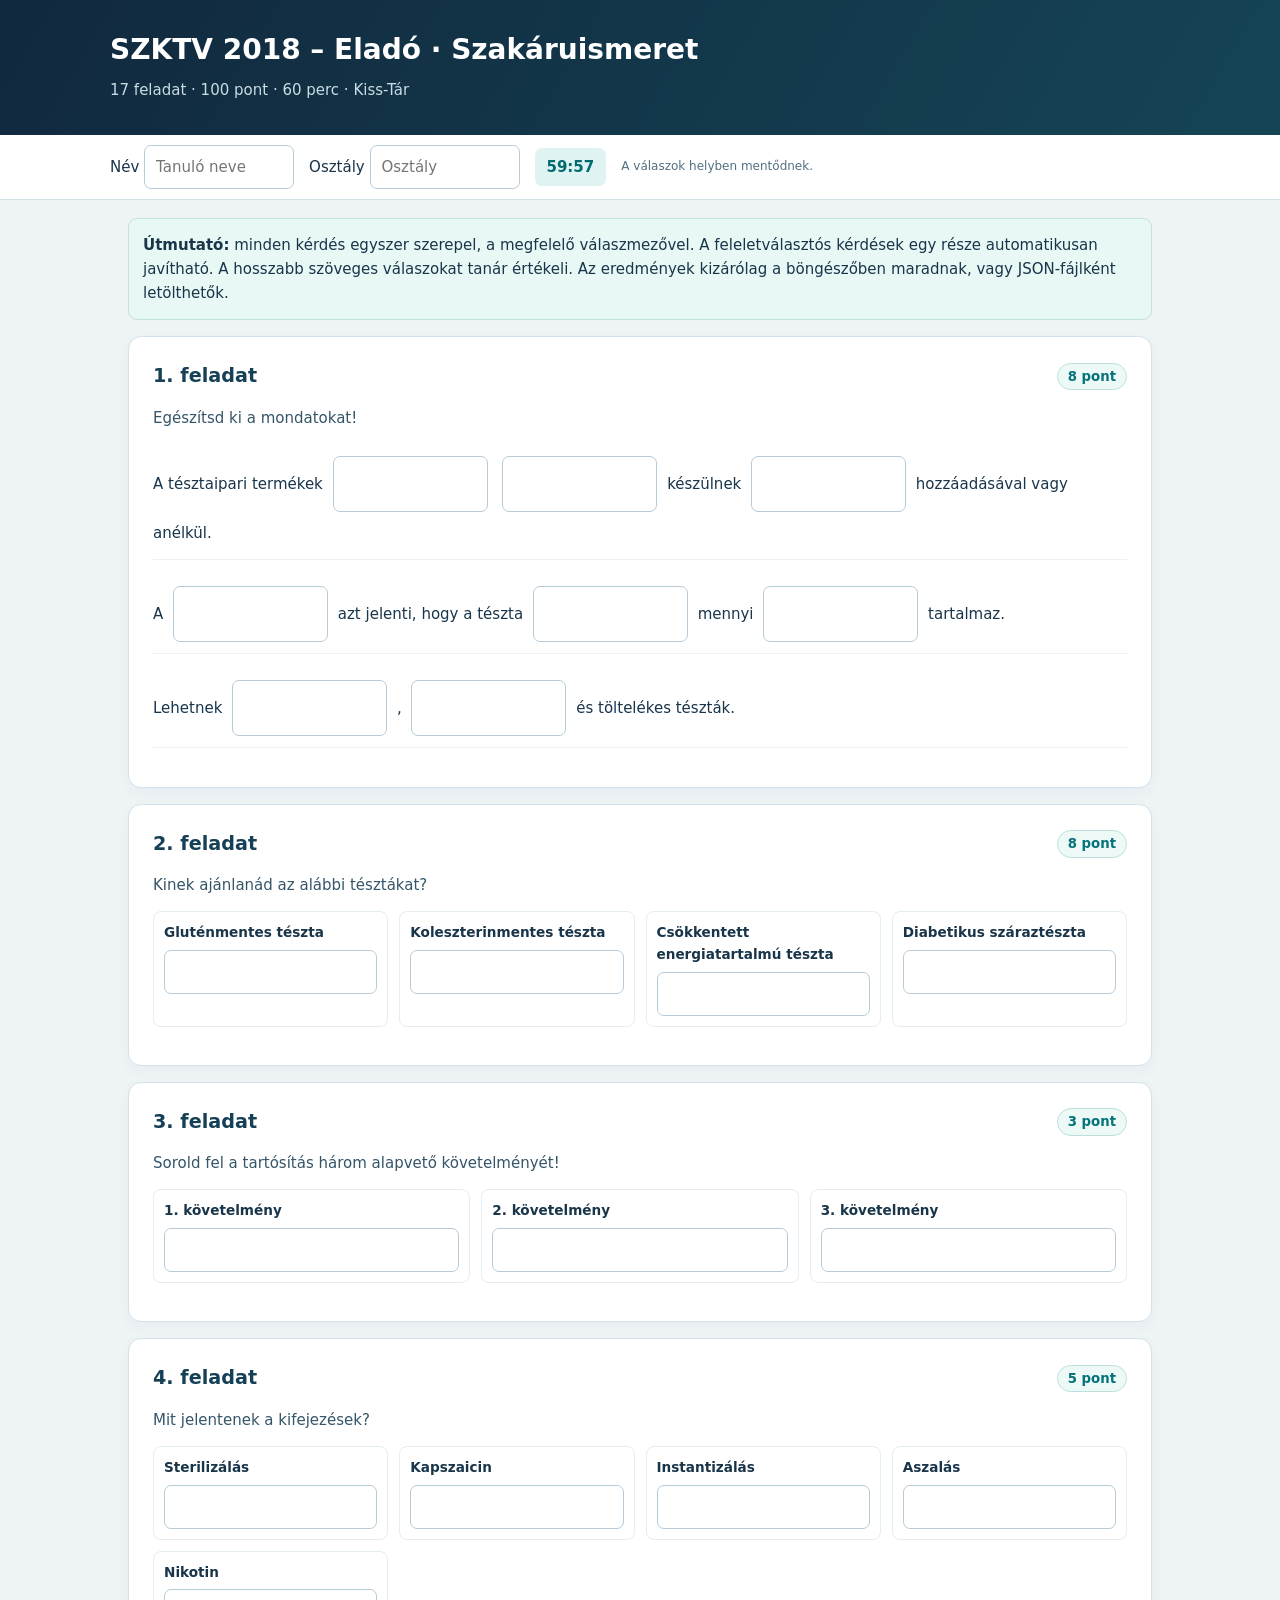
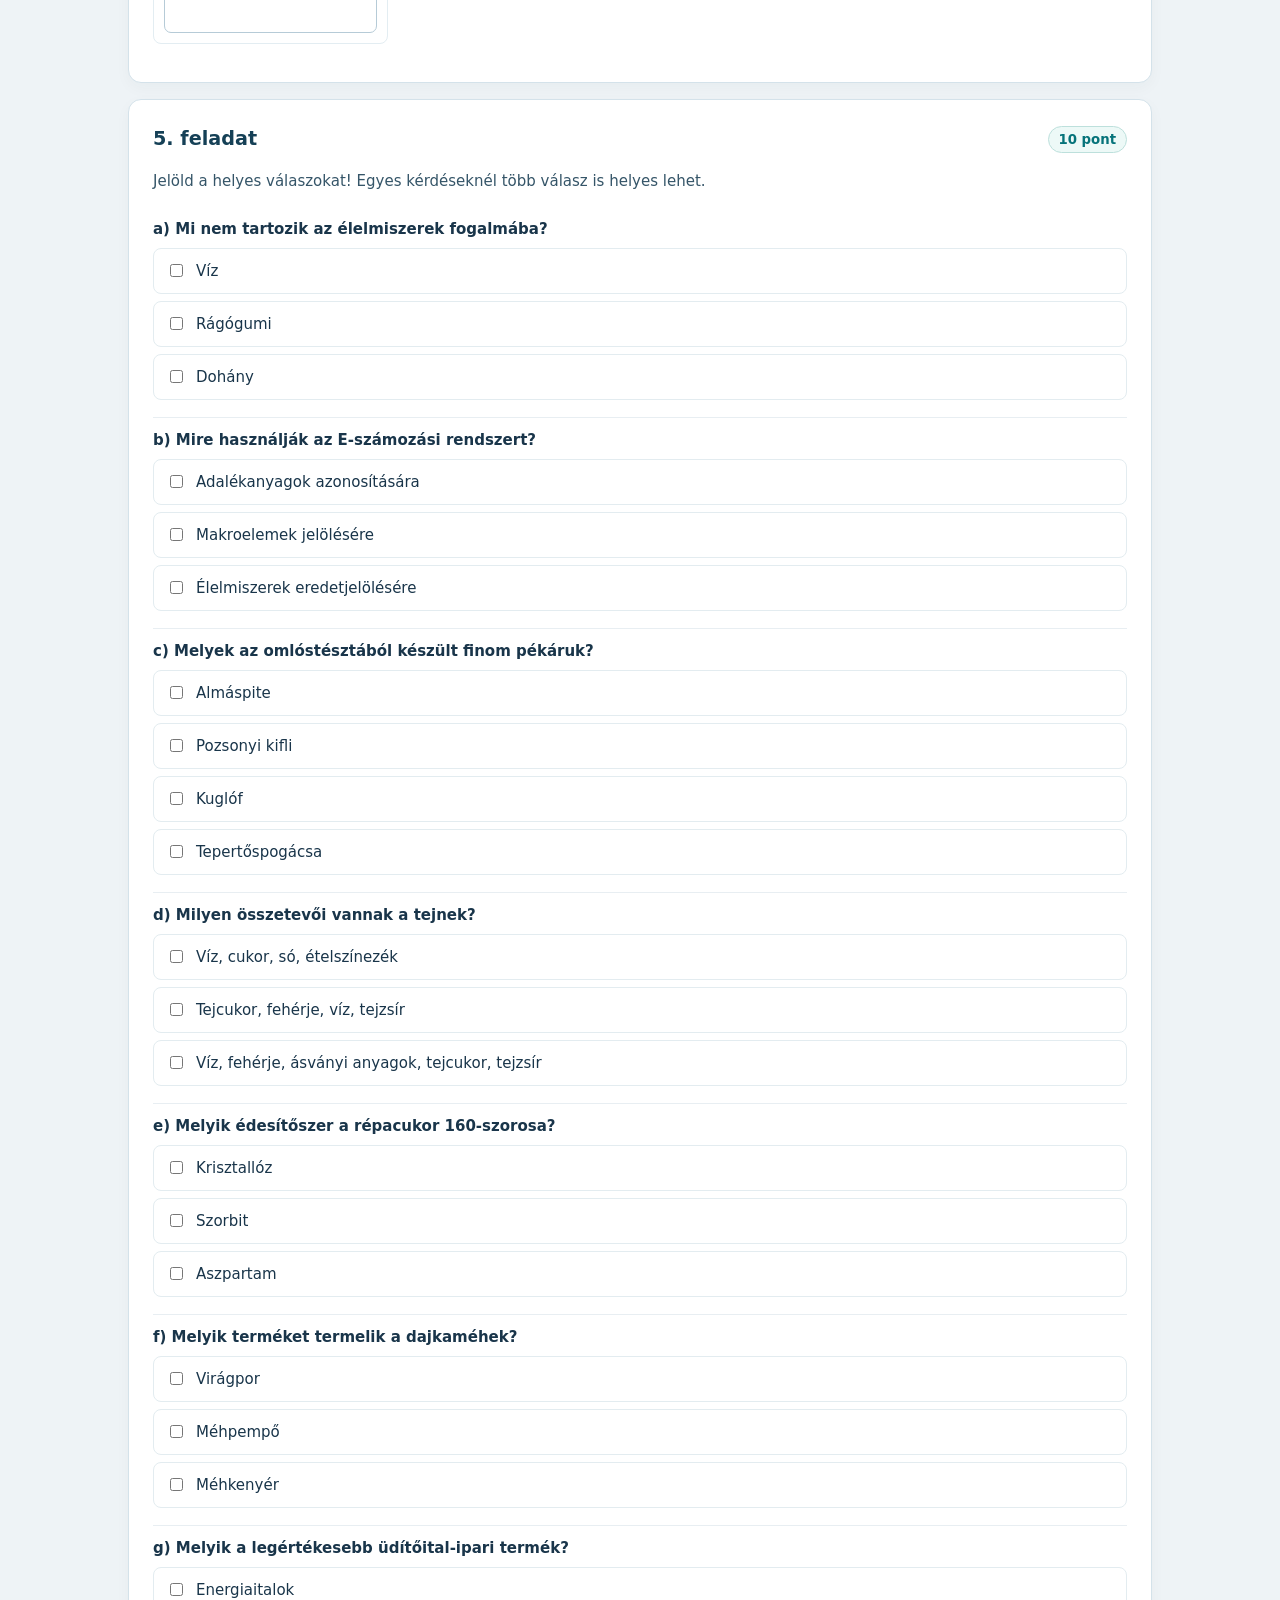
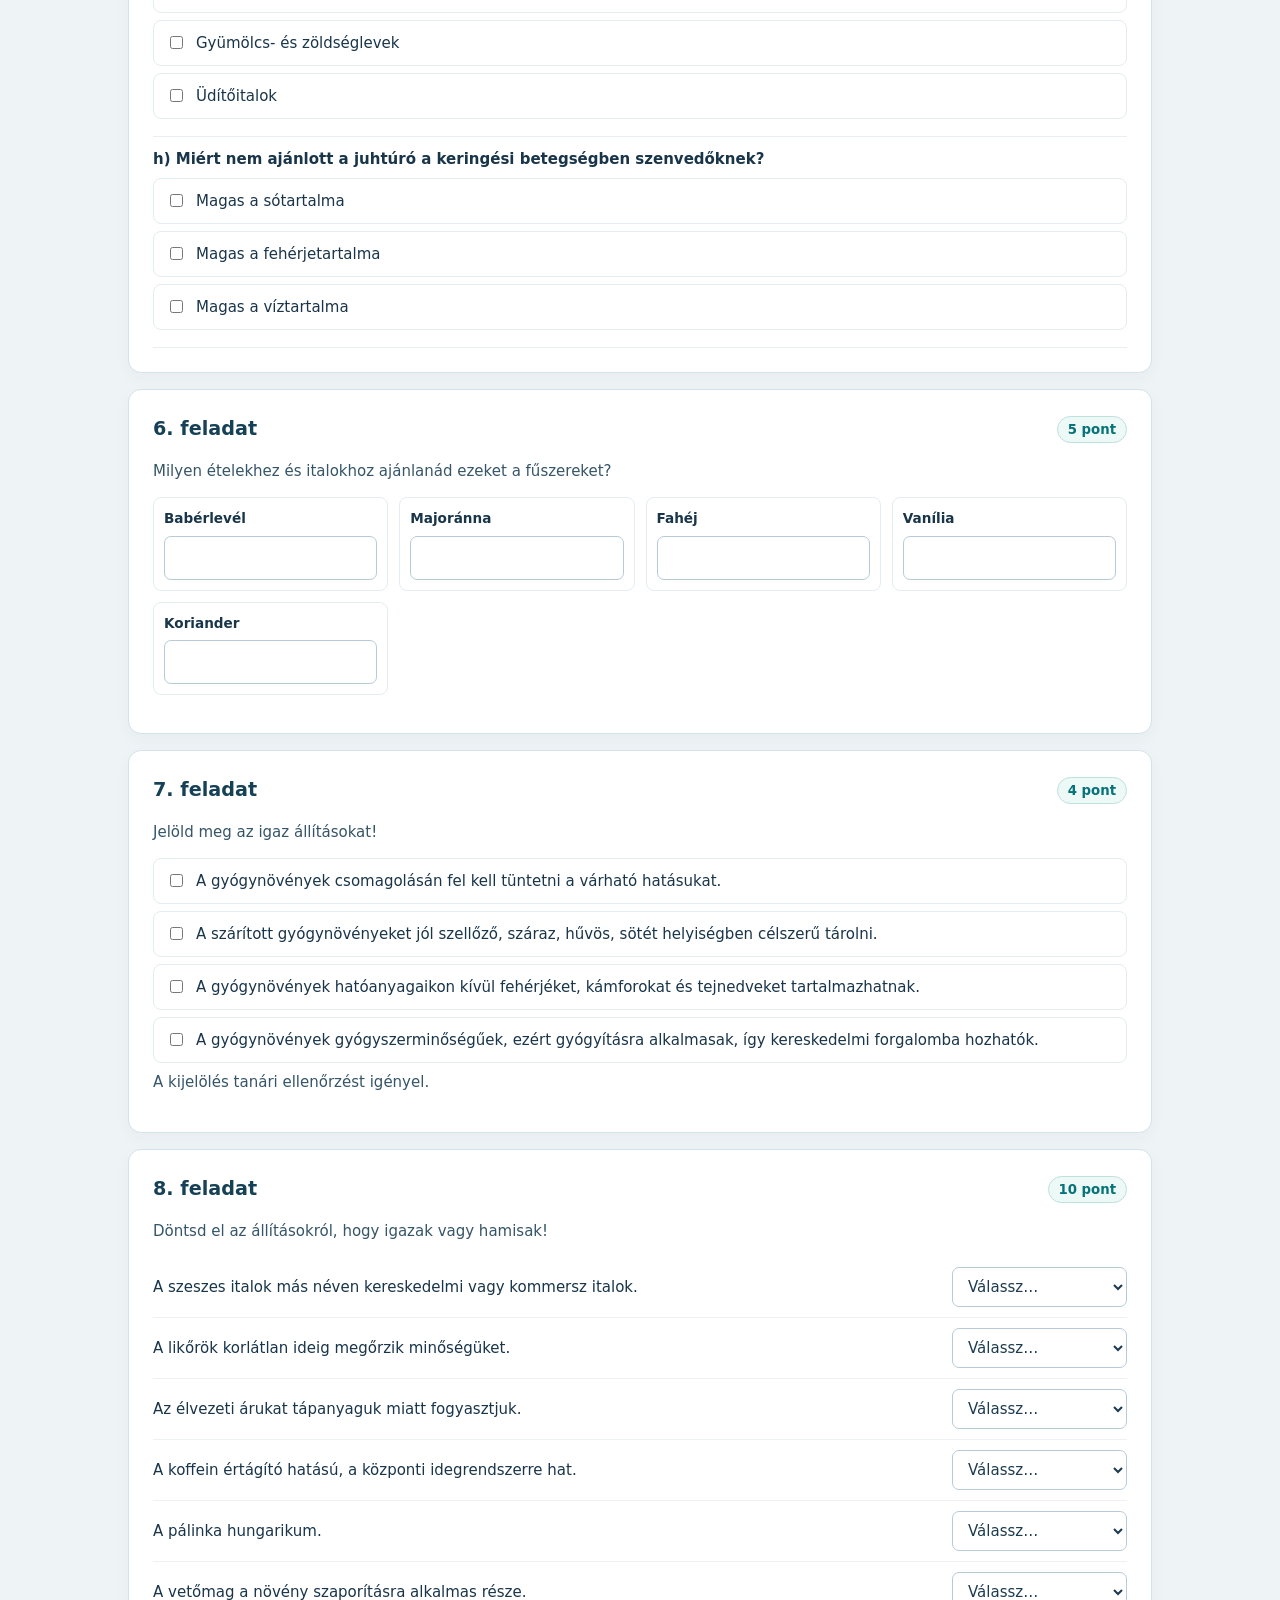
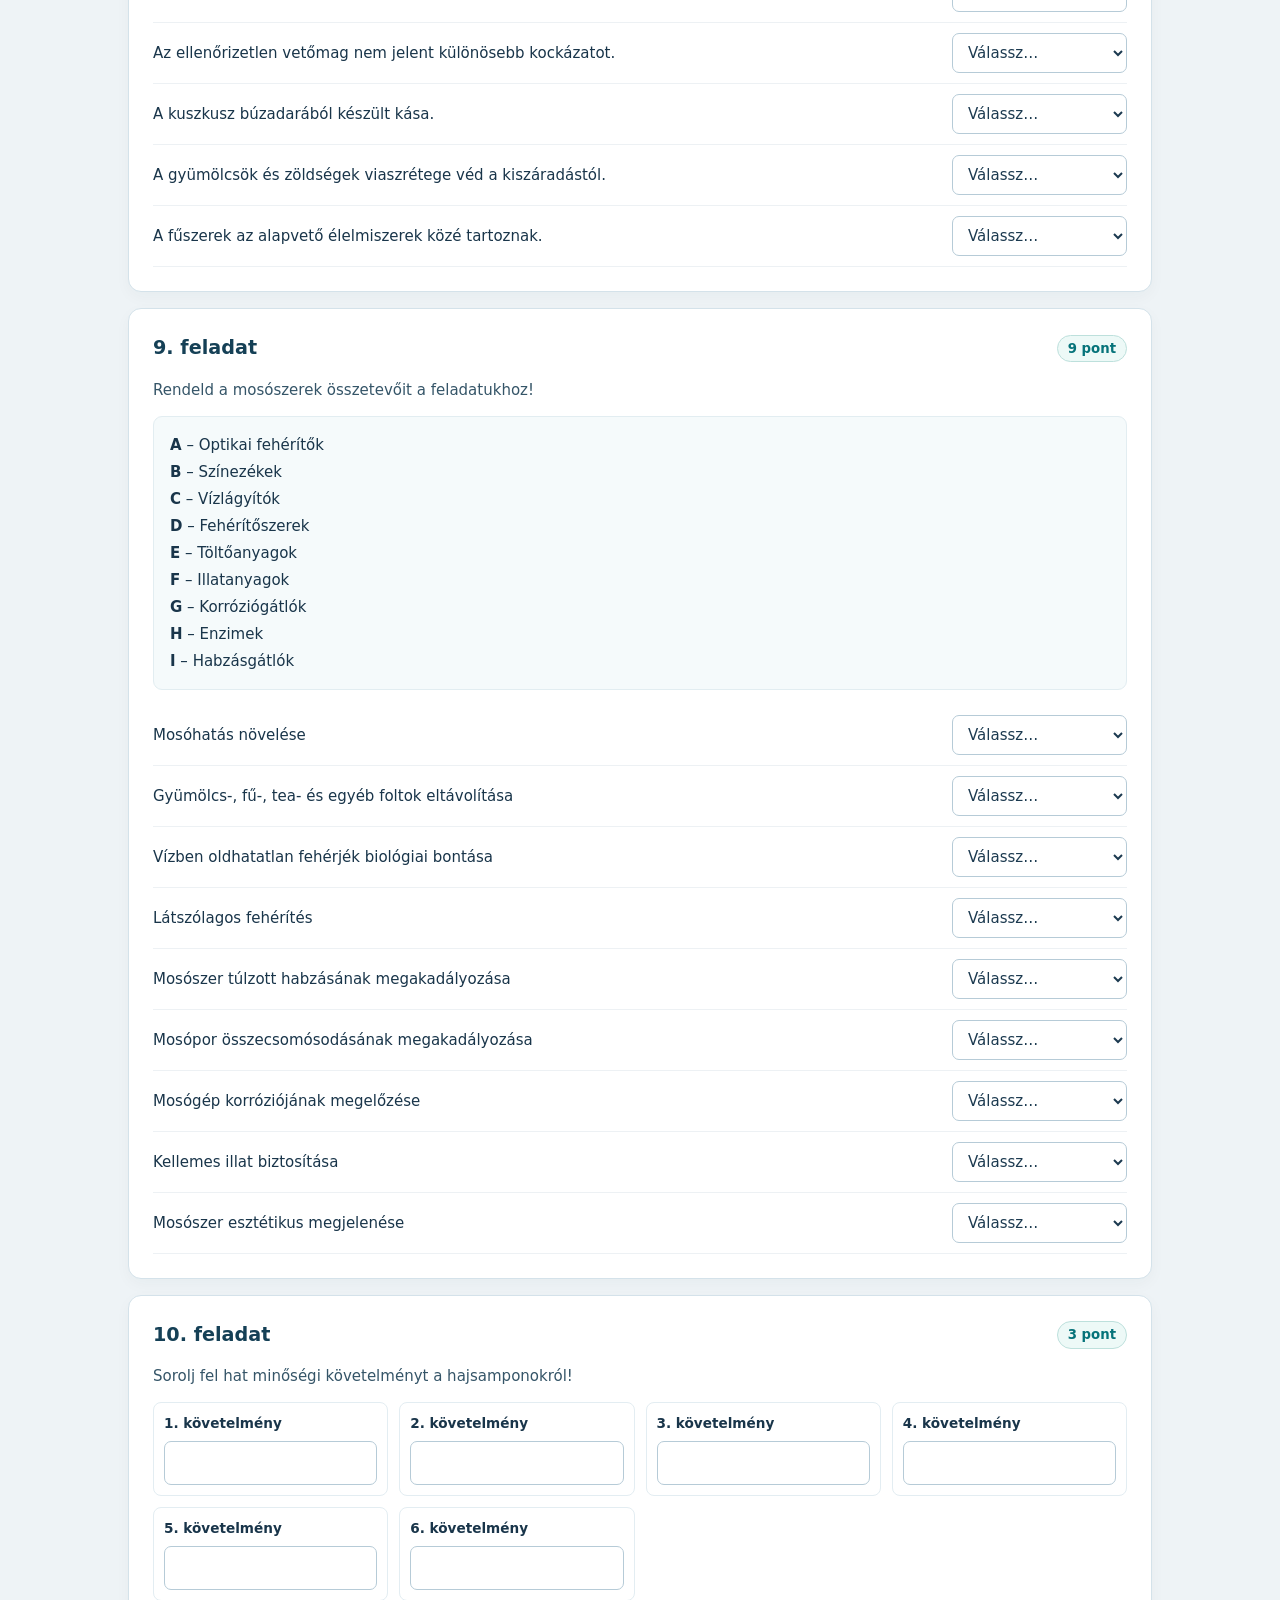
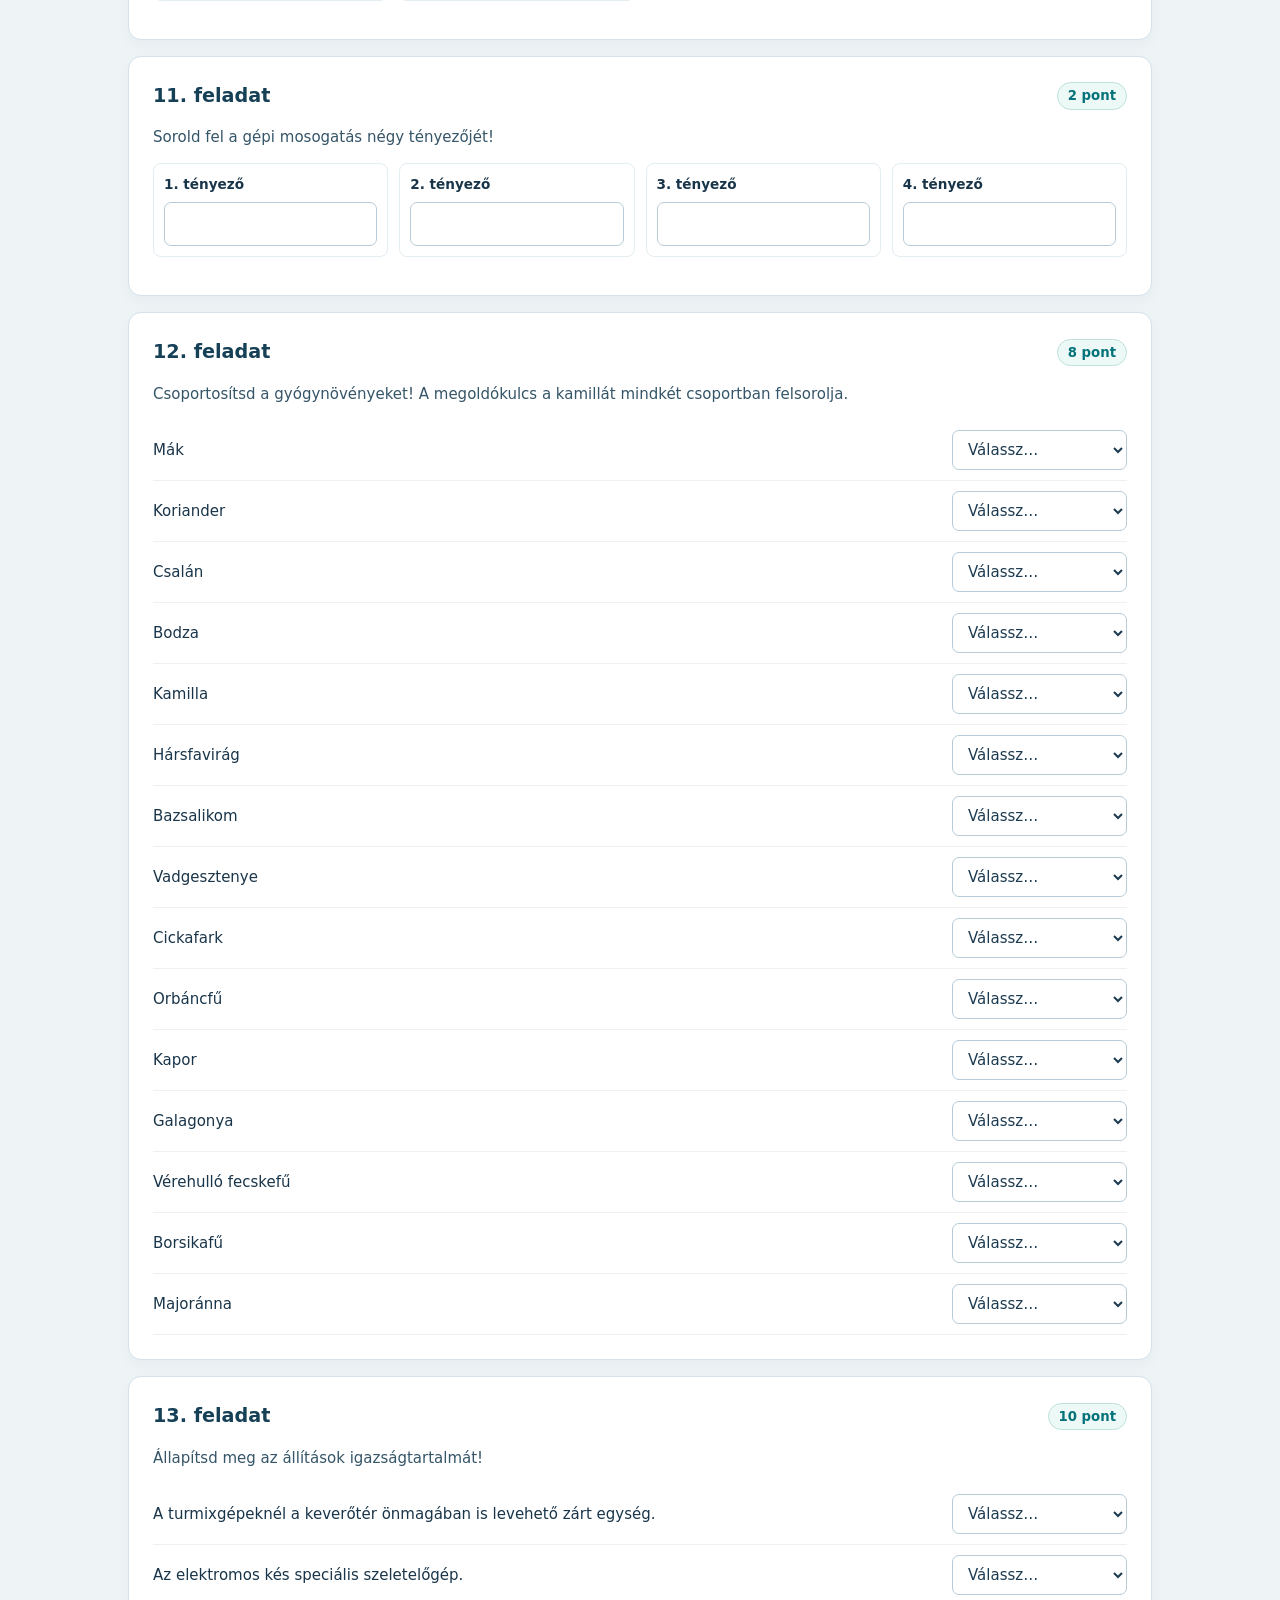
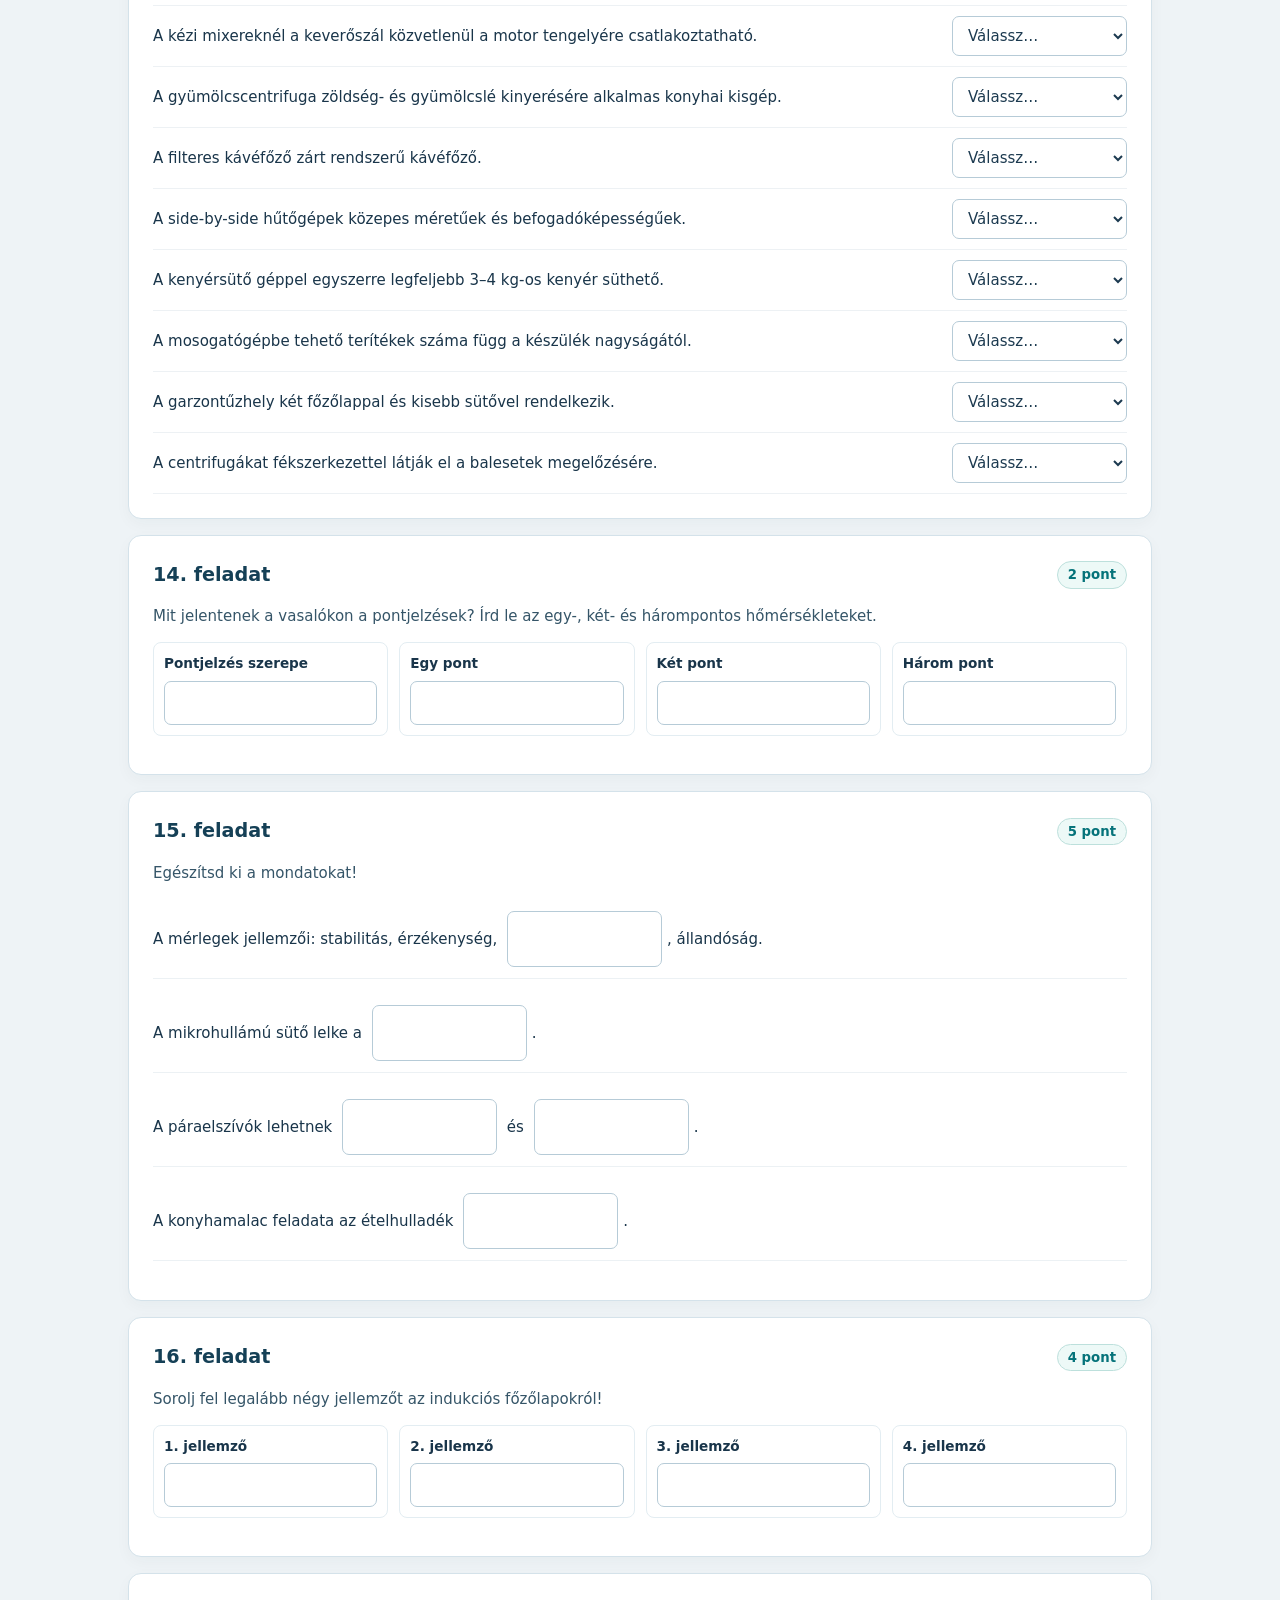
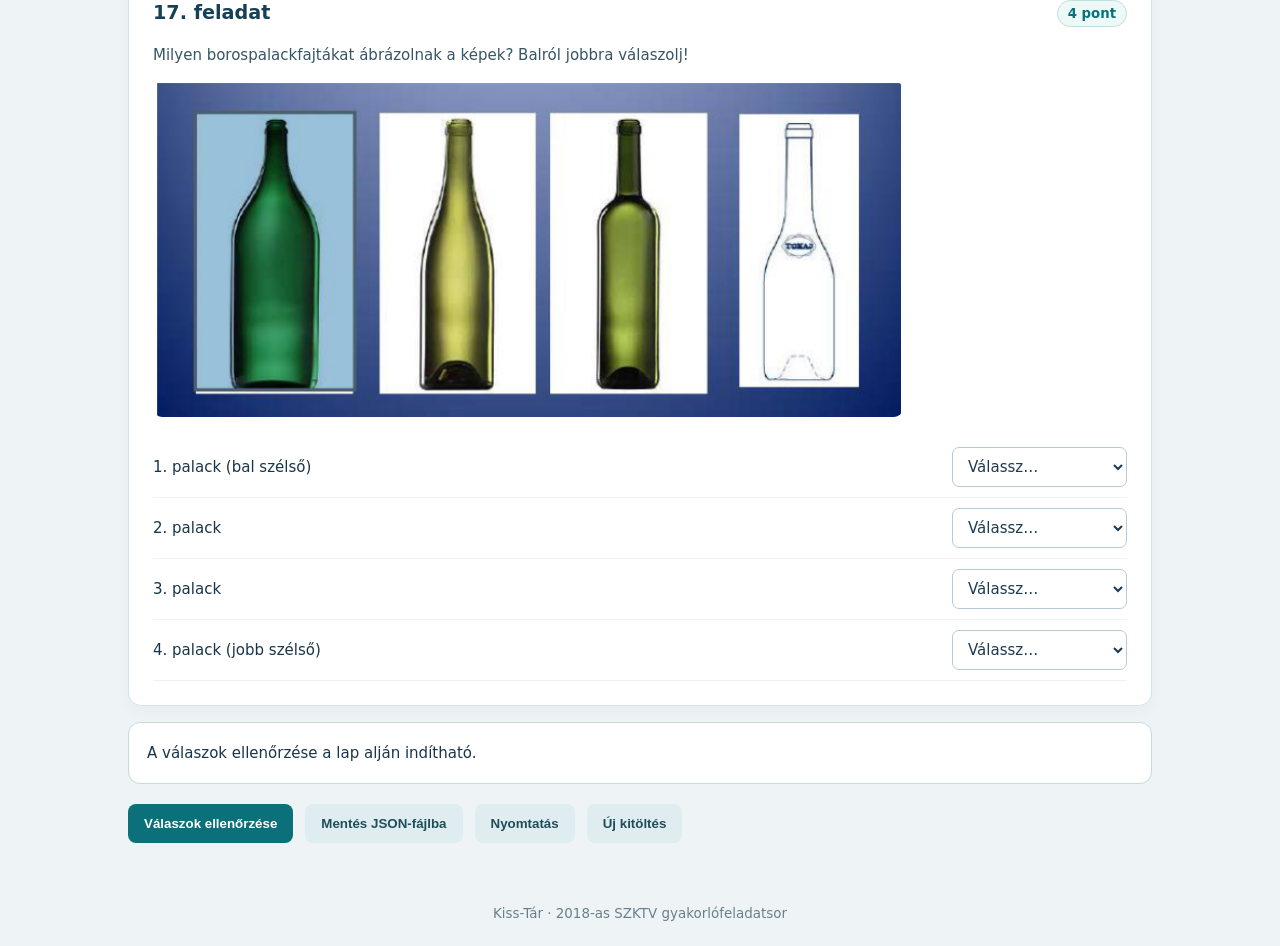
<file: kereskedelmi-ertekesito/feladatsorok/szktv-2018-elado-szakaruismeret.html>
<!doctype html><html lang="hu"><head><meta charset="utf-8"><meta name="viewport" content="width=device-width,initial-scale=1"><title>SZKTV 2018 – Eladó · Szakáruismeret</title><style>*{box-sizing:border-box}body{margin:0;background:#eef3f6;color:#19354a;font:15px/1.6 system-ui,"Segoe UI",sans-serif}header{background:linear-gradient(120deg,#11283e,#154555);color:white;padding:28px max(20px,calc((100vw - 1060px)/2))}h1{font-size:1.75rem;margin:0}header p{margin:5px 0;color:#c9dce4}.top{position:sticky;top:0;background:white;z-index:3;border-bottom:1px solid #d5e1e7;display:flex;gap:15px;flex-wrap:wrap;padding:10px max(15px,calc((100vw - 1060px)/2));align-items:center}.top input{width:150px}.timer{background:#dff4f2;color:#006b70;border-radius:7px;padding:7px 12px;font-weight:bold;font-variant-numeric:tabular-nums}main{max-width:1060px;margin:auto;padding:18px}.task{background:white;border:1px solid #d4e2ea;border-radius:13px;padding:24px;margin:16px 0;box-shadow:0 5px 15px #102b3c09}.task h2{display:flex;align-items:center;justify-content:space-between;gap:10px;font-size:1.2rem;color:#154056;margin:0 0 14px}.point{color:#06737a;border:1px solid #bde0dc;background:#edf9f7;border-radius:22px;padding:2px 10px;font-size:.83rem;white-space:nowrap}.note{background:#e8f8f5;border:1px solid #c2e2dd;padding:14px;border-radius:9px}.desc{margin:0 0 14px;color:#355568}.line{padding:8px 0;border-bottom:1px solid #ecf1f4;line-height:2.4}.row{display:grid;grid-template-columns:minmax(0,1fr) 175px;align-items:center;gap:16px;padding:10px 0;border-bottom:1px solid #edf1f4}.row select{width:100%}input[type=text],select,textarea{background:#fff;border:1px solid #b6cbd7;padding:9px 11px;border-radius:7px;font:inherit;color:#1c3a50;max-width:100%}input.inline{width:155px;margin:3px 5px;vertical-align:middle}input.small{width:78px}textarea{width:100%;min-height:90px}.fieldgrid{display:grid;grid-template-columns:repeat(auto-fit,minmax(225px,1fr));gap:11px;margin:14px 0}.field{border:1px solid #e3edf2;border-radius:8px;padding:10px}.field label{display:block;font-size:.85rem;font-weight:700;margin-bottom:6px}.field input{width:100%}.opts{background:#f5fafb;border:1px solid #e2edf1;border-radius:9px;padding:13px 16px;margin-bottom:15px}.opts p{margin:3px 0}.choice{display:flex;align-items:flex-start;gap:10px;border:1px solid #e3ecf0;border-radius:8px;padding:10px 12px;margin:7px 0;cursor:pointer}.choice input{margin-top:5px;accent-color:#007b81}.qgroup{border-bottom:1px solid #e8eef2;padding:10px 0}.qgroup strong{display:block;margin-bottom:7px}.tablebox{overflow-x:auto;margin:14px 0;border-radius:9px;border:1px solid #dbe6ec}table{width:100%;border-collapse:collapse;min-width:430px}td,th{border:1px solid #dbe6ec;padding:10px 12px;text-align:left;vertical-align:middle}th{background:#e9f4f4}td select{width:100%;min-width:100px}.status{font-size:12px;color:#517080}.result{background:white;padding:18px;border-radius:12px;border:1px solid #c2dcdb}.actions{display:flex;gap:12px;margin:20px 0;flex-wrap:wrap}button{border:0;border-radius:8px;padding:12px 16px;background:#0b7079;color:white;font-weight:700;cursor:pointer}.secondary{background:#dfedf0;color:#1f4d5a}.bottles{display:grid;grid-template-columns:repeat(4,minmax(0,1fr));gap:12px}.bottles img{width:100%;height:210px;object-fit:contain}.bottles select{width:100%}footer{text-align:center;color:#69808c;font-size:.84rem;padding:22px}@media(max-width:680px){.task{padding:15px}.row{grid-template-columns:1fr;gap:5px}.top{position:static}.bottles{grid-template-columns:repeat(2,1fr)}}</style></head><body><header><h1>SZKTV 2018 – Eladó · Szakáruismeret</h1><p>17 feladat · 100 pont · 60 perc · Kiss-Tár</p></header><div class="top"><label>Név <input name="name" type="text" placeholder="Tanuló neve"></label><label>Osztály <input name="class" type="text" placeholder="Osztály"></label><span class="timer" id="timer">60:00</span><small class="status" id="status">A válaszok helyben mentődnek.</small></div><main><div class="note"><b>Útmutató:</b> minden kérdés egyszer szerepel, a megfelelő válaszmezővel. A feleletválasztós kérdések egy része automatikusan javítható. A hosszabb szöveges válaszokat tanár értékeli. Az eredmények kizárólag a böngészőben maradnak, vagy JSON-fájlként letölthetők.</div><section class="task" data-task="1"><h2>1. feladat <span class="point">8 pont</span></h2><p class="desc">Egészítsd ki a mondatokat!</p><p class="line">A tésztaipari termékek <input type="text" class="inline" name="a1" autocomplete="off" aria-label="Válasz"> <input type="text" class="inline" name="a2" autocomplete="off" aria-label="Válasz"> készülnek <input type="text" class="inline" name="a3" autocomplete="off" aria-label="Válasz"> hozzáadásával vagy anélkül.</p><p class="line">A <input type="text" class="inline" name="a4" autocomplete="off" aria-label="Válasz"> azt jelenti, hogy a tészta <input type="text" class="inline" name="a5" autocomplete="off" aria-label="Válasz"> mennyi <input type="text" class="inline" name="a6" autocomplete="off" aria-label="Válasz"> tartalmaz.</p><p class="line">Lehetnek <input type="text" class="inline" name="a7" autocomplete="off" aria-label="Válasz"> , <input type="text" class="inline" name="a8" autocomplete="off" aria-label="Válasz"> és töltelékes tészták.</p></section><section class="task" data-task="2"><h2>2. feladat <span class="point">8 pont</span></h2><p class="desc">Kinek ajánlanád az alábbi tésztákat?</p><div class="fieldgrid"><div class="field"><label>Gluténmentes tészta</label><input type="text" class="" name="a9" autocomplete="off" aria-label="Válasz"></div><div class="field"><label>Koleszterinmentes tészta</label><input type="text" class="" name="a10" autocomplete="off" aria-label="Válasz"></div><div class="field"><label>Csökkentett energiatartalmú tészta</label><input type="text" class="" name="a11" autocomplete="off" aria-label="Válasz"></div><div class="field"><label>Diabetikus száraztészta</label><input type="text" class="" name="a12" autocomplete="off" aria-label="Válasz"></div></div></section><section class="task" data-task="3"><h2>3. feladat <span class="point">3 pont</span></h2><p class="desc">Sorold fel a tartósítás három alapvető követelményét!</p><div class="fieldgrid"><div class="field"><label>1. követelmény</label><input type="text" class="" name="a13" autocomplete="off" aria-label="Válasz"></div><div class="field"><label>2. követelmény</label><input type="text" class="" name="a14" autocomplete="off" aria-label="Válasz"></div><div class="field"><label>3. követelmény</label><input type="text" class="" name="a15" autocomplete="off" aria-label="Válasz"></div></div></section><section class="task" data-task="4"><h2>4. feladat <span class="point">5 pont</span></h2><p class="desc">Mit jelentenek a kifejezések?</p><div class="fieldgrid"><div class="field"><label>Sterilizálás</label><input type="text" class="" name="a16" autocomplete="off" aria-label="Válasz"></div><div class="field"><label>Kapszaicin</label><input type="text" class="" name="a17" autocomplete="off" aria-label="Válasz"></div><div class="field"><label>Instantizálás</label><input type="text" class="" name="a18" autocomplete="off" aria-label="Válasz"></div><div class="field"><label>Aszalás</label><input type="text" class="" name="a19" autocomplete="off" aria-label="Válasz"></div><div class="field"><label>Nikotin</label><input type="text" class="" name="a20" autocomplete="off" aria-label="Válasz"></div></div></section><section class="task" data-task="5"><h2>5. feladat <span class="point">10 pont</span></h2><p class="desc">Jelöld a helyes válaszokat! Egyes kérdéseknél több válasz is helyes lehet.</p><div class="qgroup"><strong>a) Mi nem tartozik az élelmiszerek fogalmába?</strong><label class="choice"><input type="checkbox" name="a21"><span>Víz</span></label><label class="choice"><input type="checkbox" name="a22"><span>Rágógumi</span></label><label class="choice"><input type="checkbox" name="a23"><span>Dohány</span></label></div><div class="qgroup"><strong>b) Mire használják az E-számozási rendszert?</strong><label class="choice"><input type="checkbox" name="a24"><span>Adalékanyagok azonosítására</span></label><label class="choice"><input type="checkbox" name="a25"><span>Makroelemek jelölésére</span></label><label class="choice"><input type="checkbox" name="a26"><span>Élelmiszerek eredetjelölésére</span></label></div><div class="qgroup"><strong>c) Melyek az omlóstésztából készült finom pékáruk?</strong><label class="choice"><input type="checkbox" name="a27"><span>Almáspite</span></label><label class="choice"><input type="checkbox" name="a28"><span>Pozsonyi kifli</span></label><label class="choice"><input type="checkbox" name="a29"><span>Kuglóf</span></label><label class="choice"><input type="checkbox" name="a30"><span>Tepertőspogácsa</span></label></div><div class="qgroup"><strong>d) Milyen összetevői vannak a tejnek?</strong><label class="choice"><input type="checkbox" name="a31"><span>Víz, cukor, só, ételszínezék</span></label><label class="choice"><input type="checkbox" name="a32"><span>Tejcukor, fehérje, víz, tejzsír</span></label><label class="choice"><input type="checkbox" name="a33"><span>Víz, fehérje, ásványi anyagok, tejcukor, tejzsír</span></label></div><div class="qgroup"><strong>e) Melyik édesítőszer a répacukor 160-szorosa?</strong><label class="choice"><input type="checkbox" name="a34"><span>Krisztallóz</span></label><label class="choice"><input type="checkbox" name="a35"><span>Szorbit</span></label><label class="choice"><input type="checkbox" name="a36"><span>Aszpartam</span></label></div><div class="qgroup"><strong>f) Melyik terméket termelik a dajkaméhek?</strong><label class="choice"><input type="checkbox" name="a37"><span>Virágpor</span></label><label class="choice"><input type="checkbox" name="a38"><span>Méhpempő</span></label><label class="choice"><input type="checkbox" name="a39"><span>Méhkenyér</span></label></div><div class="qgroup"><strong>g) Melyik a legértékesebb üdítőital-ipari termék?</strong><label class="choice"><input type="checkbox" name="a40"><span>Energiaitalok</span></label><label class="choice"><input type="checkbox" name="a41"><span>Gyümölcs- és zöldséglevek</span></label><label class="choice"><input type="checkbox" name="a42"><span>Üdítőitalok</span></label></div><div class="qgroup"><strong>h) Miért nem ajánlott a juhtúró a keringési betegségben szenvedőknek?</strong><label class="choice"><input type="checkbox" name="a43"><span>Magas a sótartalma</span></label><label class="choice"><input type="checkbox" name="a44"><span>Magas a fehérjetartalma</span></label><label class="choice"><input type="checkbox" name="a45"><span>Magas a víztartalma</span></label></div></section><section class="task" data-task="6"><h2>6. feladat <span class="point">5 pont</span></h2><p class="desc">Milyen ételekhez és italokhoz ajánlanád ezeket a fűszereket?</p><div class="fieldgrid"><div class="field"><label>Babérlevél</label><input type="text" class="" name="a46" autocomplete="off" aria-label="Válasz"></div><div class="field"><label>Majoránna</label><input type="text" class="" name="a47" autocomplete="off" aria-label="Válasz"></div><div class="field"><label>Fahéj</label><input type="text" class="" name="a48" autocomplete="off" aria-label="Válasz"></div><div class="field"><label>Vanília</label><input type="text" class="" name="a49" autocomplete="off" aria-label="Válasz"></div><div class="field"><label>Koriander</label><input type="text" class="" name="a50" autocomplete="off" aria-label="Válasz"></div></div></section><section class="task" data-task="7"><h2>7. feladat <span class="point">4 pont</span></h2><p class="desc">Jelöld meg az igaz állításokat!</p><label class="choice"><input type="checkbox" name="a51"><span>A gyógynövények csomagolásán fel kell tüntetni a várható hatásukat.</span></label><label class="choice"><input type="checkbox" name="a52"><span>A szárított gyógynövényeket jól szellőző, száraz, hűvös, sötét helyiségben célszerű tárolni.</span></label><label class="choice"><input type="checkbox" name="a53"><span>A gyógynövények hatóanyagaikon kívül fehérjéket, kámforokat és tejnedveket tartalmazhatnak.</span></label><label class="choice"><input type="checkbox" name="a54"><span>A gyógynövények gyógyszerminőségűek, ezért gyógyításra alkalmasak, így kereskedelmi forgalomba hozhatók.</span></label><p class="desc">A kijelölés tanári ellenőrzést igényel.</p></section><section class="task" data-task="8"><h2>8. feladat <span class="point">10 pont</span></h2><p class="desc">Döntsd el az állításokról, hogy igazak vagy hamisak!</p><div class="row"><span>A szeszes italok más néven kereskedelmi vagy kommersz italok.</span><select name="a55"><option value="">Válassz…</option><option value="I">Igaz</option><option value="H">Hamis</option></select></div><div class="row"><span>A likőrök korlátlan ideig megőrzik minőségüket.</span><select name="a56"><option value="">Válassz…</option><option value="I">Igaz</option><option value="H">Hamis</option></select></div><div class="row"><span>Az élvezeti árukat tápanyaguk miatt fogyasztjuk.</span><select name="a57"><option value="">Válassz…</option><option value="I">Igaz</option><option value="H">Hamis</option></select></div><div class="row"><span>A koffein értágító hatású, a központi idegrendszerre hat.</span><select name="a58"><option value="">Válassz…</option><option value="I">Igaz</option><option value="H">Hamis</option></select></div><div class="row"><span>A pálinka hungarikum.</span><select name="a59"><option value="">Válassz…</option><option value="I">Igaz</option><option value="H">Hamis</option></select></div><div class="row"><span>A vetőmag a növény szaporításra alkalmas része.</span><select name="a60"><option value="">Válassz…</option><option value="I">Igaz</option><option value="H">Hamis</option></select></div><div class="row"><span>Az ellenőrizetlen vetőmag nem jelent különösebb kockázatot.</span><select name="a61"><option value="">Válassz…</option><option value="I">Igaz</option><option value="H">Hamis</option></select></div><div class="row"><span>A kuszkusz búzadarából készült kása.</span><select name="a62"><option value="">Válassz…</option><option value="I">Igaz</option><option value="H">Hamis</option></select></div><div class="row"><span>A gyümölcsök és zöldségek viaszrétege véd a kiszáradástól.</span><select name="a63"><option value="">Válassz…</option><option value="I">Igaz</option><option value="H">Hamis</option></select></div><div class="row"><span>A fűszerek az alapvető élelmiszerek közé tartoznak.</span><select name="a64"><option value="">Válassz…</option><option value="I">Igaz</option><option value="H">Hamis</option></select></div></section><section class="task" data-task="9"><h2>9. feladat <span class="point">9 pont</span></h2><p class="desc">Rendeld a mosószerek összetevőit a feladatukhoz!</p><div class="opts"><p><b>A</b> – Optikai fehérítők</p><p><b>B</b> – Színezékek</p><p><b>C</b> – Vízlágyítók</p><p><b>D</b> – Fehérítőszerek</p><p><b>E</b> – Töltőanyagok</p><p><b>F</b> – Illatanyagok</p><p><b>G</b> – Korróziógátlók</p><p><b>H</b> – Enzimek</p><p><b>I</b> – Habzásgátlók</p></div><div class="row"><span>Mosóhatás növelése</span><select name="a65"><option value="">Válassz…</option><option value="A">A</option><option value="B">B</option><option value="C">C</option><option value="D">D</option><option value="E">E</option><option value="F">F</option><option value="G">G</option><option value="H">H</option><option value="I">I</option></select></div><div class="row"><span>Gyümölcs-, fű-, tea- és egyéb foltok eltávolítása</span><select name="a66"><option value="">Válassz…</option><option value="A">A</option><option value="B">B</option><option value="C">C</option><option value="D">D</option><option value="E">E</option><option value="F">F</option><option value="G">G</option><option value="H">H</option><option value="I">I</option></select></div><div class="row"><span>Vízben oldhatatlan fehérjék biológiai bontása</span><select name="a67"><option value="">Válassz…</option><option value="A">A</option><option value="B">B</option><option value="C">C</option><option value="D">D</option><option value="E">E</option><option value="F">F</option><option value="G">G</option><option value="H">H</option><option value="I">I</option></select></div><div class="row"><span>Látszólagos fehérítés</span><select name="a68"><option value="">Válassz…</option><option value="A">A</option><option value="B">B</option><option value="C">C</option><option value="D">D</option><option value="E">E</option><option value="F">F</option><option value="G">G</option><option value="H">H</option><option value="I">I</option></select></div><div class="row"><span>Mosószer túlzott habzásának megakadályozása</span><select name="a69"><option value="">Válassz…</option><option value="A">A</option><option value="B">B</option><option value="C">C</option><option value="D">D</option><option value="E">E</option><option value="F">F</option><option value="G">G</option><option value="H">H</option><option value="I">I</option></select></div><div class="row"><span>Mosópor összecsomósodásának megakadályozása</span><select name="a70"><option value="">Válassz…</option><option value="A">A</option><option value="B">B</option><option value="C">C</option><option value="D">D</option><option value="E">E</option><option value="F">F</option><option value="G">G</option><option value="H">H</option><option value="I">I</option></select></div><div class="row"><span>Mosógép korróziójának megelőzése</span><select name="a71"><option value="">Válassz…</option><option value="A">A</option><option value="B">B</option><option value="C">C</option><option value="D">D</option><option value="E">E</option><option value="F">F</option><option value="G">G</option><option value="H">H</option><option value="I">I</option></select></div><div class="row"><span>Kellemes illat biztosítása</span><select name="a72"><option value="">Válassz…</option><option value="A">A</option><option value="B">B</option><option value="C">C</option><option value="D">D</option><option value="E">E</option><option value="F">F</option><option value="G">G</option><option value="H">H</option><option value="I">I</option></select></div><div class="row"><span>Mosószer esztétikus megjelenése</span><select name="a73"><option value="">Válassz…</option><option value="A">A</option><option value="B">B</option><option value="C">C</option><option value="D">D</option><option value="E">E</option><option value="F">F</option><option value="G">G</option><option value="H">H</option><option value="I">I</option></select></div></section><section class="task" data-task="10"><h2>10. feladat <span class="point">3 pont</span></h2><p class="desc">Sorolj fel hat minőségi követelményt a hajsamponokról!</p><div class="fieldgrid"><div class="field"><label>1. követelmény</label><input type="text" class="" name="a74" autocomplete="off" aria-label="Válasz"></div><div class="field"><label>2. követelmény</label><input type="text" class="" name="a75" autocomplete="off" aria-label="Válasz"></div><div class="field"><label>3. követelmény</label><input type="text" class="" name="a76" autocomplete="off" aria-label="Válasz"></div><div class="field"><label>4. követelmény</label><input type="text" class="" name="a77" autocomplete="off" aria-label="Válasz"></div><div class="field"><label>5. követelmény</label><input type="text" class="" name="a78" autocomplete="off" aria-label="Válasz"></div><div class="field"><label>6. követelmény</label><input type="text" class="" name="a79" autocomplete="off" aria-label="Válasz"></div></div></section><section class="task" data-task="11"><h2>11. feladat <span class="point">2 pont</span></h2><p class="desc">Sorold fel a gépi mosogatás négy tényezőjét!</p><div class="fieldgrid"><div class="field"><label>1. tényező</label><input type="text" class="" name="a80" autocomplete="off" aria-label="Válasz"></div><div class="field"><label>2. tényező</label><input type="text" class="" name="a81" autocomplete="off" aria-label="Válasz"></div><div class="field"><label>3. tényező</label><input type="text" class="" name="a82" autocomplete="off" aria-label="Válasz"></div><div class="field"><label>4. tényező</label><input type="text" class="" name="a83" autocomplete="off" aria-label="Válasz"></div></div></section><section class="task" data-task="12"><h2>12. feladat <span class="point">8 pont</span></h2><p class="desc">Csoportosítsd a gyógynövényeket! A megoldókulcs a kamillát mindkét csoportban felsorolja.</p><div class="row"><span>Mák</span><select name="a84"><option value="">Válassz…</option><option value="T">Termesztett</option><option value="G">Gyűjtött</option><option value="M">Mindkettő</option></select></div><div class="row"><span>Koriander</span><select name="a85"><option value="">Válassz…</option><option value="T">Termesztett</option><option value="G">Gyűjtött</option><option value="M">Mindkettő</option></select></div><div class="row"><span>Csalán</span><select name="a86"><option value="">Válassz…</option><option value="T">Termesztett</option><option value="G">Gyűjtött</option><option value="M">Mindkettő</option></select></div><div class="row"><span>Bodza</span><select name="a87"><option value="">Válassz…</option><option value="T">Termesztett</option><option value="G">Gyűjtött</option><option value="M">Mindkettő</option></select></div><div class="row"><span>Kamilla</span><select name="a88"><option value="">Válassz…</option><option value="T">Termesztett</option><option value="G">Gyűjtött</option><option value="M">Mindkettő</option></select></div><div class="row"><span>Hársfavirág</span><select name="a89"><option value="">Válassz…</option><option value="T">Termesztett</option><option value="G">Gyűjtött</option><option value="M">Mindkettő</option></select></div><div class="row"><span>Bazsalikom</span><select name="a90"><option value="">Válassz…</option><option value="T">Termesztett</option><option value="G">Gyűjtött</option><option value="M">Mindkettő</option></select></div><div class="row"><span>Vadgesztenye</span><select name="a91"><option value="">Válassz…</option><option value="T">Termesztett</option><option value="G">Gyűjtött</option><option value="M">Mindkettő</option></select></div><div class="row"><span>Cickafark</span><select name="a92"><option value="">Válassz…</option><option value="T">Termesztett</option><option value="G">Gyűjtött</option><option value="M">Mindkettő</option></select></div><div class="row"><span>Orbáncfű</span><select name="a93"><option value="">Válassz…</option><option value="T">Termesztett</option><option value="G">Gyűjtött</option><option value="M">Mindkettő</option></select></div><div class="row"><span>Kapor</span><select name="a94"><option value="">Válassz…</option><option value="T">Termesztett</option><option value="G">Gyűjtött</option><option value="M">Mindkettő</option></select></div><div class="row"><span>Galagonya</span><select name="a95"><option value="">Válassz…</option><option value="T">Termesztett</option><option value="G">Gyűjtött</option><option value="M">Mindkettő</option></select></div><div class="row"><span>Vérehulló fecskefű</span><select name="a96"><option value="">Válassz…</option><option value="T">Termesztett</option><option value="G">Gyűjtött</option><option value="M">Mindkettő</option></select></div><div class="row"><span>Borsikafű</span><select name="a97"><option value="">Válassz…</option><option value="T">Termesztett</option><option value="G">Gyűjtött</option><option value="M">Mindkettő</option></select></div><div class="row"><span>Majoránna</span><select name="a98"><option value="">Válassz…</option><option value="T">Termesztett</option><option value="G">Gyűjtött</option><option value="M">Mindkettő</option></select></div></section><section class="task" data-task="13"><h2>13. feladat <span class="point">10 pont</span></h2><p class="desc">Állapítsd meg az állítások igazságtartalmát!</p><div class="row"><span>A turmixgépeknél a keverőtér önmagában is levehető zárt egység.</span><select name="a99"><option value="">Válassz…</option><option value="I">Igaz</option><option value="H">Hamis</option></select></div><div class="row"><span>Az elektromos kés speciális szeletelőgép.</span><select name="a100"><option value="">Válassz…</option><option value="I">Igaz</option><option value="H">Hamis</option></select></div><div class="row"><span>A kézi mixereknél a keverőszál közvetlenül a motor tengelyére csatlakoztatható.</span><select name="a101"><option value="">Válassz…</option><option value="I">Igaz</option><option value="H">Hamis</option></select></div><div class="row"><span>A gyümölcscentrifuga zöldség- és gyümölcslé kinyerésére alkalmas konyhai kisgép.</span><select name="a102"><option value="">Válassz…</option><option value="I">Igaz</option><option value="H">Hamis</option></select></div><div class="row"><span>A filteres kávéfőző zárt rendszerű kávéfőző.</span><select name="a103"><option value="">Válassz…</option><option value="I">Igaz</option><option value="H">Hamis</option></select></div><div class="row"><span>A side-by-side hűtőgépek közepes méretűek és befogadóképességűek.</span><select name="a104"><option value="">Válassz…</option><option value="I">Igaz</option><option value="H">Hamis</option></select></div><div class="row"><span>A kenyérsütő géppel egyszerre legfeljebb 3–4 kg-os kenyér süthető.</span><select name="a105"><option value="">Válassz…</option><option value="I">Igaz</option><option value="H">Hamis</option></select></div><div class="row"><span>A mosogatógépbe tehető terítékek száma függ a készülék nagyságától.</span><select name="a106"><option value="">Válassz…</option><option value="I">Igaz</option><option value="H">Hamis</option></select></div><div class="row"><span>A garzontűzhely két főzőlappal és kisebb sütővel rendelkezik.</span><select name="a107"><option value="">Válassz…</option><option value="I">Igaz</option><option value="H">Hamis</option></select></div><div class="row"><span>A centrifugákat fékszerkezettel látják el a balesetek megelőzésére.</span><select name="a108"><option value="">Válassz…</option><option value="I">Igaz</option><option value="H">Hamis</option></select></div></section><section class="task" data-task="14"><h2>14. feladat <span class="point">2 pont</span></h2><p class="desc">Mit jelentenek a vasalókon a pontjelzések? Írd le az egy-, két- és hárompontos hőmérsékleteket.</p><div class="fieldgrid"><div class="field"><label>Pontjelzés szerepe</label><input type="text" class="" name="a109" autocomplete="off" aria-label="Válasz"></div><div class="field"><label>Egy pont</label><input type="text" class="" name="a110" autocomplete="off" aria-label="Válasz"></div><div class="field"><label>Két pont</label><input type="text" class="" name="a111" autocomplete="off" aria-label="Válasz"></div><div class="field"><label>Három pont</label><input type="text" class="" name="a112" autocomplete="off" aria-label="Válasz"></div></div></section><section class="task" data-task="15"><h2>15. feladat <span class="point">5 pont</span></h2><p class="desc">Egészítsd ki a mondatokat!</p><p class="line">A mérlegek jellemzői: stabilitás, érzékenység, <input type="text" class="inline" name="a113" autocomplete="off" aria-label="Válasz">, állandóság.</p><p class="line">A mikrohullámú sütő lelke a <input type="text" class="inline" name="a114" autocomplete="off" aria-label="Válasz">.</p><p class="line">A páraelszívók lehetnek <input type="text" class="inline" name="a115" autocomplete="off" aria-label="Válasz"> és <input type="text" class="inline" name="a116" autocomplete="off" aria-label="Válasz">.</p><p class="line">A konyhamalac feladata az ételhulladék <input type="text" class="inline" name="a117" autocomplete="off" aria-label="Válasz">.</p></section><section class="task" data-task="16"><h2>16. feladat <span class="point">4 pont</span></h2><p class="desc">Sorolj fel legalább négy jellemzőt az indukciós főzőlapokról!</p><div class="fieldgrid"><div class="field"><label>1. jellemző</label><input type="text" class="" name="a118" autocomplete="off" aria-label="Válasz"></div><div class="field"><label>2. jellemző</label><input type="text" class="" name="a119" autocomplete="off" aria-label="Válasz"></div><div class="field"><label>3. jellemző</label><input type="text" class="" name="a120" autocomplete="off" aria-label="Válasz"></div><div class="field"><label>4. jellemző</label><input type="text" class="" name="a121" autocomplete="off" aria-label="Válasz"></div></div></section><section class="task" data-task="17"><h2>17. feladat <span class="point">4 pont</span></h2><p class="desc">Milyen borospalackfajtákat ábrázolnak a képek? Balról jobbra válaszolj!</p><img style="width:100%;max-width:750px;display:block;border-radius:9px;margin:12px 0 20px" src="[data-uri]" alt="Négy borospalack ábrája" /><div class="row"><span>1. palack (bal szélső)</span><select name="a122"><option value="">Válassz…</option><option value="Füredi">Füredi</option><option value="Rajnai">Rajnai</option><option value="Bordói">Bordói</option><option value="Tokaji">Tokaji</option></select></div><div class="row"><span>2. palack</span><select name="a123"><option value="">Válassz…</option><option value="Füredi">Füredi</option><option value="Rajnai">Rajnai</option><option value="Bordói">Bordói</option><option value="Tokaji">Tokaji</option></select></div><div class="row"><span>3. palack</span><select name="a124"><option value="">Válassz…</option><option value="Füredi">Füredi</option><option value="Rajnai">Rajnai</option><option value="Bordói">Bordói</option><option value="Tokaji">Tokaji</option></select></div><div class="row"><span>4. palack (jobb szélső)</span><select name="a125"><option value="">Válassz…</option><option value="Füredi">Füredi</option><option value="Rajnai">Rajnai</option><option value="Bordói">Bordói</option><option value="Tokaji">Tokaji</option></select></div></section><div class="result" id="result">A válaszok ellenőrzése a lap alján indítható.</div><div class="actions"><button id="check">Válaszok ellenőrzése</button><button id="download" class="secondary">Mentés JSON-fájlba</button><button onclick="window.print()" class="secondary">Nyomtatás</button><button id="reset" class="secondary">Új kitöltés</button></div></main><footer>Kiss-Tár · 2018-as SZKTV gyakorlófeladatsor</footer><script>const KEY='kiss-tar-2018-'+document.title; const rules=[{"name": "a1", "answer": ["búzalisztből"], "pts": 1}, {"name": "a2", "answer": ["vízzel"], "pts": 1}, {"name": "a3", "answer": ["tojás"], "pts": 1}, {"name": "a4", "answer": ["tojástartalom"], "pts": 1}, {"name": "a5", "answer": ["kilogrammonként"], "pts": 1}, {"name": "a6", "answer": ["tojást"], "pts": 1}, {"name": "a7", "answer": ["ízesített"], "pts": 1}, {"name": "a8", "answer": ["színezett"], "pts": 1}, {"ids": ["a21", "a22", "a23"], "correct": [0, 2], "pts": 1.2000000000000002, "group": true}, {"ids": ["a24", "a25", "a26"], "correct": [0], "pts": 1.2000000000000002, "group": true}, {"ids": ["a27", "a28", "a29", "a30"], "correct": [0, 2, 3], "pts": 1.6, "group": true}, {"ids": ["a31", "a32", "a33"], "correct": [2], "pts": 1.2000000000000002, "group": true}, {"ids": ["a34", "a35", "a36"], "correct": [2], "pts": 1.2000000000000002, "group": true}, {"ids": ["a37", "a38", "a39"], "correct": [1], "pts": 1.2000000000000002, "group": true}, {"ids": ["a40", "a41", "a42"], "correct": [1], "pts": 1.2000000000000002, "group": true}, {"ids": ["a43", "a44", "a45"], "correct": [0], "pts": 1.2000000000000002, "group": true}, {"name": "a55", "answer": ["I"], "pts": 1.0}, {"name": "a56", "answer": ["H"], "pts": 1.0}, {"name": "a57", "answer": ["H"], "pts": 1.0}, {"name": "a58", "answer": ["I"], "pts": 1.0}, {"name": "a59", "answer": ["I"], "pts": 1.0}, {"name": "a60", "answer": ["I"], "pts": 1.0}, {"name": "a61", "answer": ["H"], "pts": 1.0}, {"name": "a62", "answer": ["I"], "pts": 1.0}, {"name": "a63", "answer": ["I"], "pts": 1.0}, {"name": "a64", "answer": ["H"], "pts": 1.0}, {"name": "a65", "answer": ["C"], "pts": 1.0}, {"name": "a66", "answer": ["D"], "pts": 1.0}, {"name": "a67", "answer": ["H"], "pts": 1.0}, {"name": "a68", "answer": ["A"], "pts": 1.0}, {"name": "a69", "answer": ["I"], "pts": 1.0}, {"name": "a70", "answer": ["E"], "pts": 1.0}, {"name": "a71", "answer": ["G"], "pts": 1.0}, {"name": "a72", "answer": ["F"], "pts": 1.0}, {"name": "a73", "answer": ["B"], "pts": 1.0}, {"name": "a84", "answer": ["T"], "pts": 0.5333333333333333}, {"name": "a85", "answer": ["T"], "pts": 0.5333333333333333}, {"name": "a86", "answer": ["G"], "pts": 0.5333333333333333}, {"name": "a87", "answer": ["G"], "pts": 0.5333333333333333}, {"name": "a88", "answer": ["T", "G", "M"], "pts": 0.5333333333333333}, {"name": "a89", "answer": ["G"], "pts": 0.5333333333333333}, {"name": "a90", "answer": ["T"], "pts": 0.5333333333333333}, {"name": "a91", "answer": ["G"], "pts": 0.5333333333333333}, {"name": "a92", "answer": ["G"], "pts": 0.5333333333333333}, {"name": "a93", "answer": ["T"], "pts": 0.5333333333333333}, {"name": "a94", "answer": ["T"], "pts": 0.5333333333333333}, {"name": "a95", "answer": ["G"], "pts": 0.5333333333333333}, {"name": "a96", "answer": ["G"], "pts": 0.5333333333333333}, {"name": "a97", "answer": ["T"], "pts": 0.5333333333333333}, {"name": "a98", "answer": ["T"], "pts": 0.5333333333333333}, {"name": "a99", "answer": ["I"], "pts": 1.0}, {"name": "a100", "answer": ["I"], "pts": 1.0}, {"name": "a101", "answer": ["H"], "pts": 1.0}, {"name": "a102", "answer": ["I"], "pts": 1.0}, {"name": "a103", "answer": ["H"], "pts": 1.0}, {"name": "a104", "answer": ["H"], "pts": 1.0}, {"name": "a105", "answer": ["H"], "pts": 1.0}, {"name": "a106", "answer": ["H"], "pts": 1.0}, {"name": "a107", "answer": ["I"], "pts": 1.0}, {"name": "a108", "answer": ["I"], "pts": 1.0}, {"name": "a113", "answer": ["pontosság"], "pts": 1}, {"name": "a114", "answer": ["magnetron"], "pts": 1}, {"name": "a115", "answer": ["kivezetettek"], "pts": 1}, {"name": "a116", "answer": ["keringtetésesek"], "pts": 1}, {"name": "a117", "answer": ["ledarálása"], "pts": 1}, {"name": "a122", "answer": ["Füredi"], "pts": 1.0}, {"name": "a123", "answer": ["Rajnai"], "pts": 1.0}, {"name": "a124", "answer": ["Bordói"], "pts": 1.0}, {"name": "a125", "answer": ["Tokaji"], "pts": 1.0}]; const max=64.0;let expires=Date.now()+3600000; let finished=false;
const elements=()=>[...document.querySelectorAll('[name]')];
try{let data=JSON.parse(localStorage.getItem(KEY)||'{}');if(data.expires)expires=data.expires;for(let el of elements()){if(data.values&&Object.hasOwn(data.values,el.name)){if(el.type==='checkbox')el.checked=!!data.values[el.name];else el.value=data.values[el.name]}}}catch(e){}
function save(){let d={};for(let el of elements())d[el.name]=el.type==='checkbox'?el.checked:el.value;try{localStorage.setItem(KEY,JSON.stringify({expires:expires,values:d}));document.querySelector('#status').textContent='Mentve: '+new Date().toLocaleTimeString('hu-HU')}catch(e){document.querySelector('#status').textContent='Nem sikerült menteni.'}}
let timer=setInterval(()=>{let s=Math.max(0,Math.ceil((expires-Date.now())/1000));document.querySelector('#timer').textContent=String(Math.floor(s/60)).padStart(2,'0')+':'+String(s%60).padStart(2,'0');if(s===0&&!finished){finished=true;grade();save()}},1000);
let pending;document.addEventListener('input',()=>{clearTimeout(pending);pending=setTimeout(save,300)});document.addEventListener('change',save);
function norm(t){return String(t??'').normalize('NFD').replace(/[̀-ͯ]/g,'').toLowerCase().replace(/[.,;:!?()\-]/g,' ').replace(/\s+/g,' ').trim()}
function grade(){let earned=0;for(let r of rules){let el=r.group?true:document.querySelector(`[name="${r.name}"]`);if(!el)continue;let right=r.group?r.ids.some(id=>document.querySelector(`[name="${id}"]`)?.checked)&&r.ids.every((id,i)=>!!document.querySelector(`[name="${id}"]`)?.checked===r.correct.includes(i)):r.checkbox?r.answer[0]===el.checked:el.value!==''&&r.answer.some(v=>norm(v)===norm(el.value));if(right)earned+=r.pts}document.querySelector('#result').innerHTML='<b>Automatikus eredmény: '+Math.round(earned*10)/10+' / '+Math.round(max*10)/10+' pont.</b><p>A fennmaradó pontokat a tanár állapítja meg. A teljes dolgozat 100 pontos; ez nem végleges osztályzat.</p>';save()}
document.querySelector('#check').onclick=()=>{finished=true;grade();document.querySelector('#result').scrollIntoView({behavior:'smooth'})};document.querySelector('#download').onclick=()=>{save();let a=document.createElement('a');let blob=new Blob([localStorage.getItem(KEY)],{type:'application/json;charset=utf-8'});a.href=URL.createObjectURL(blob);a.download='SZKTV_2018_'+(document.title.includes('Szakáruismeret')?'szak.json':'aru.json');a.click();setTimeout(()=>URL.revokeObjectURL(a.href),1000)};document.querySelector('#reset').onclick=()=>{if(confirm('Biztosan törlöd az eddigi válaszokat?')){localStorage.removeItem(KEY);location.reload()}};</script></body></html>
</file>
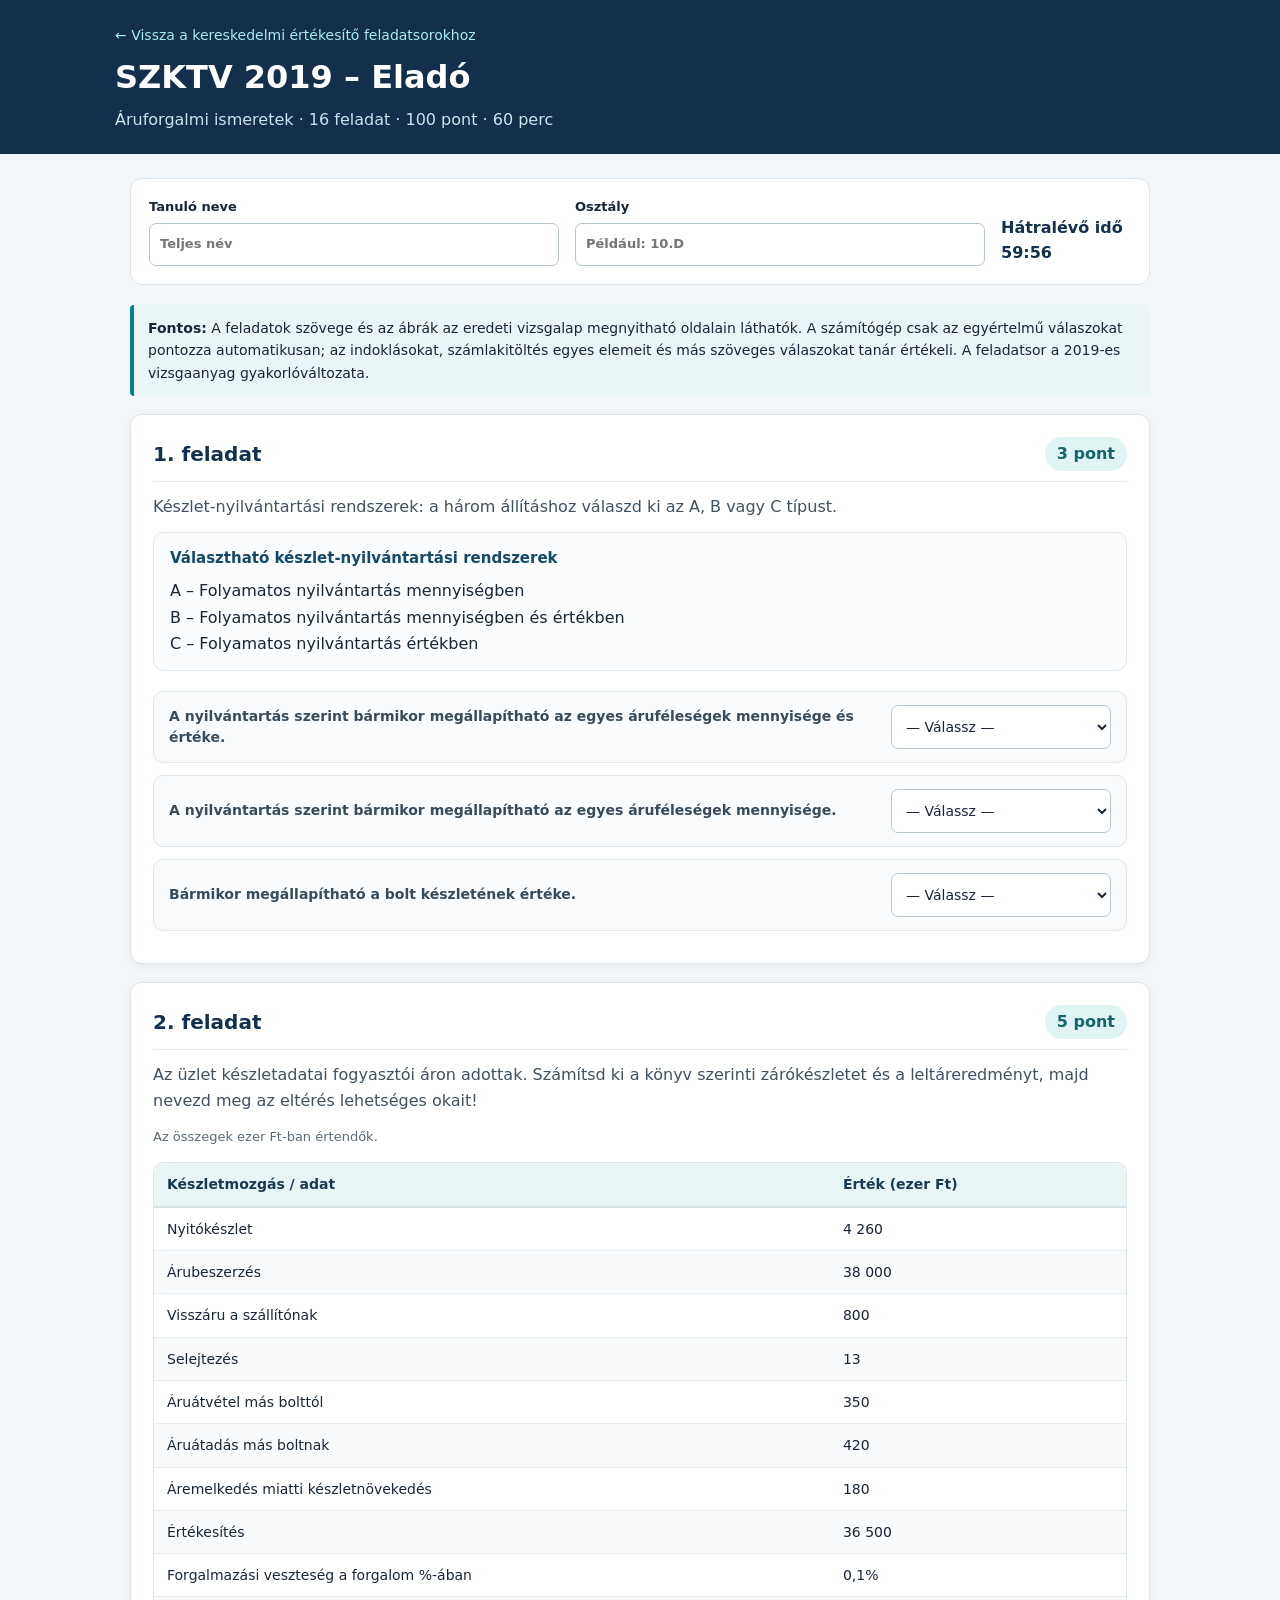
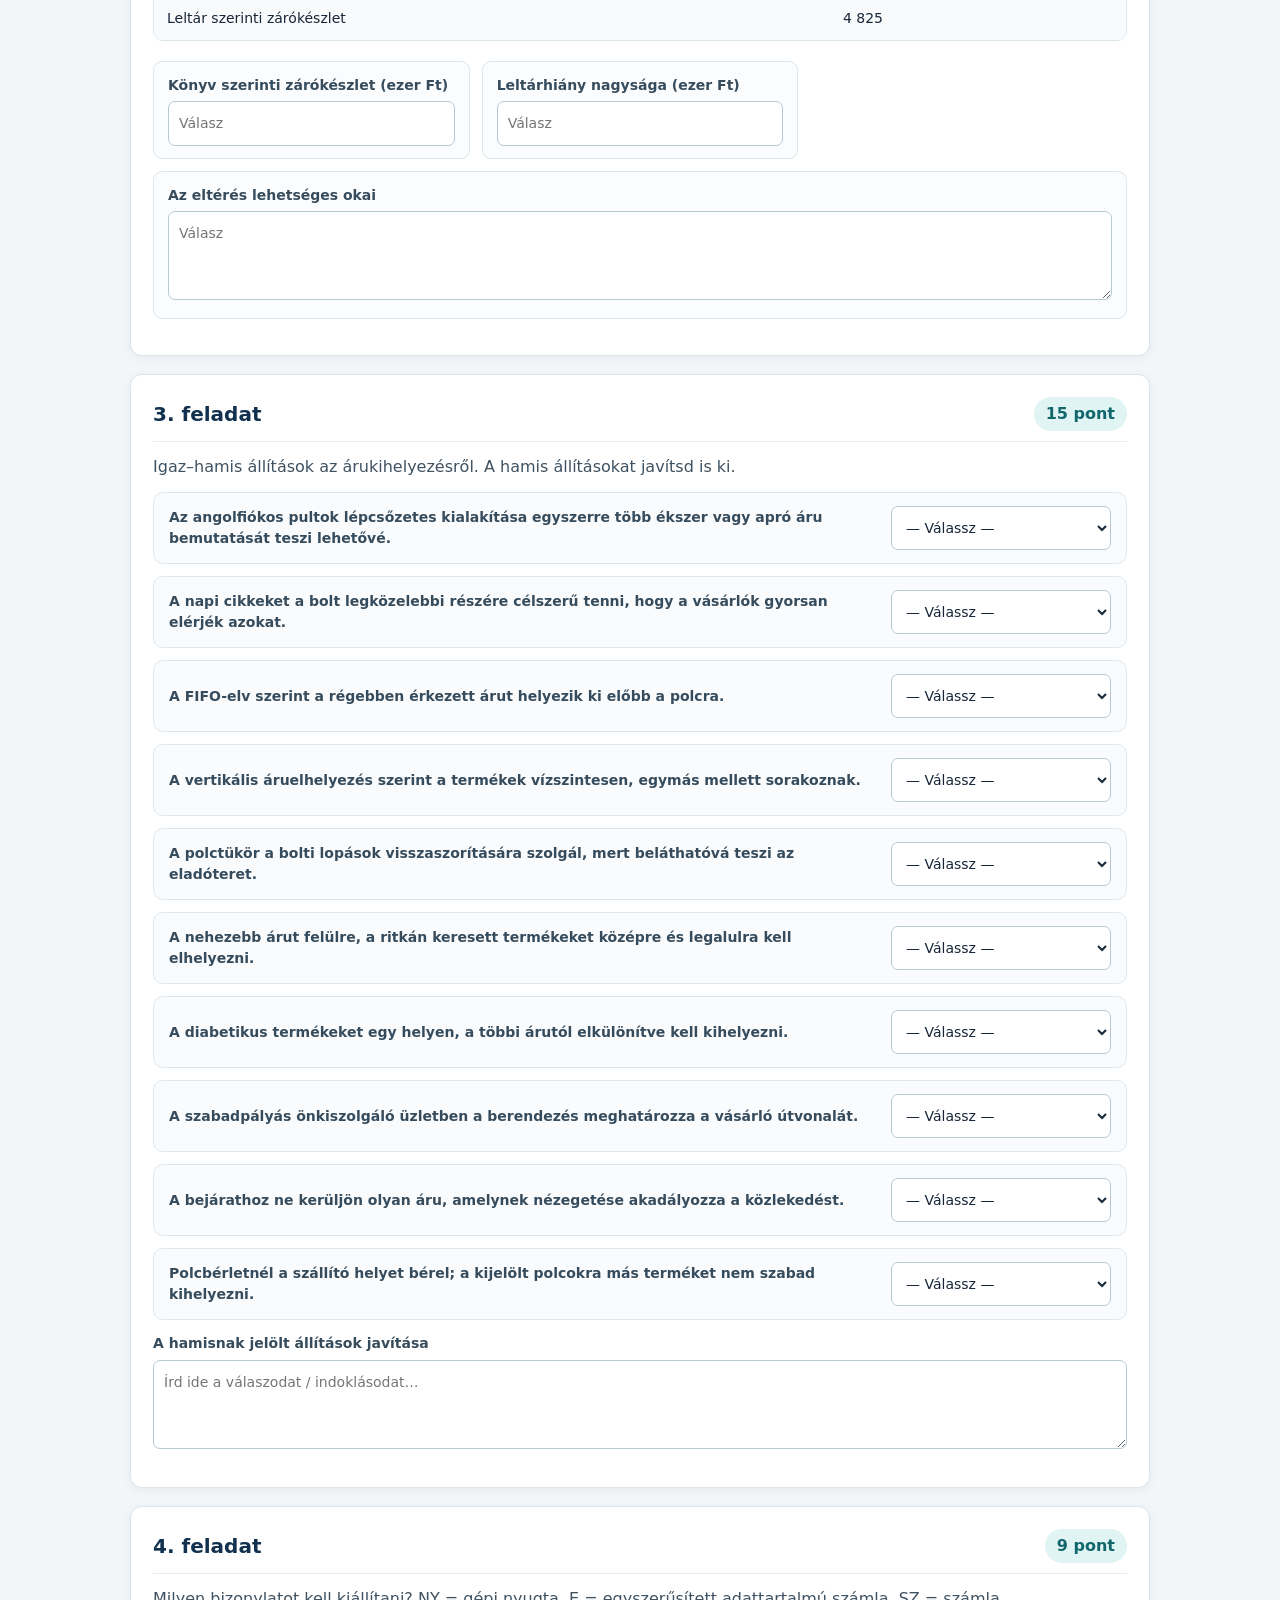
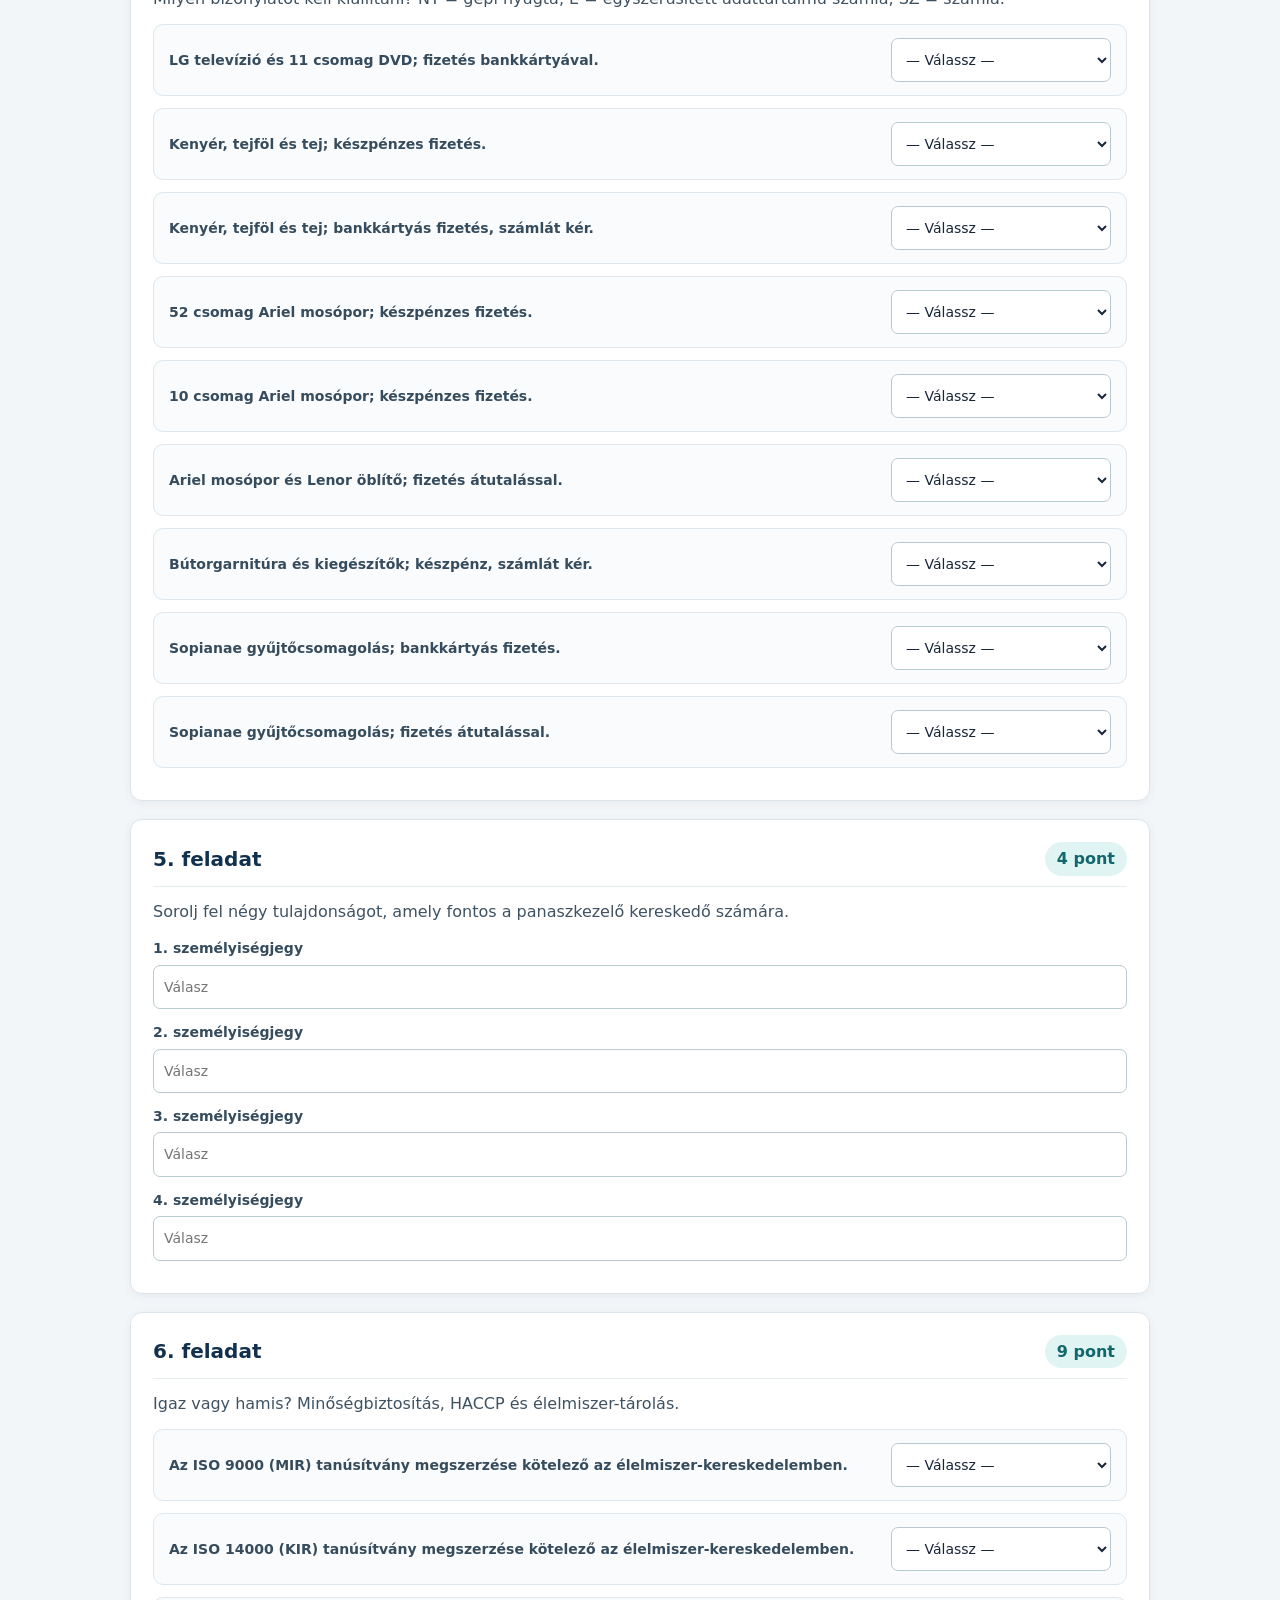
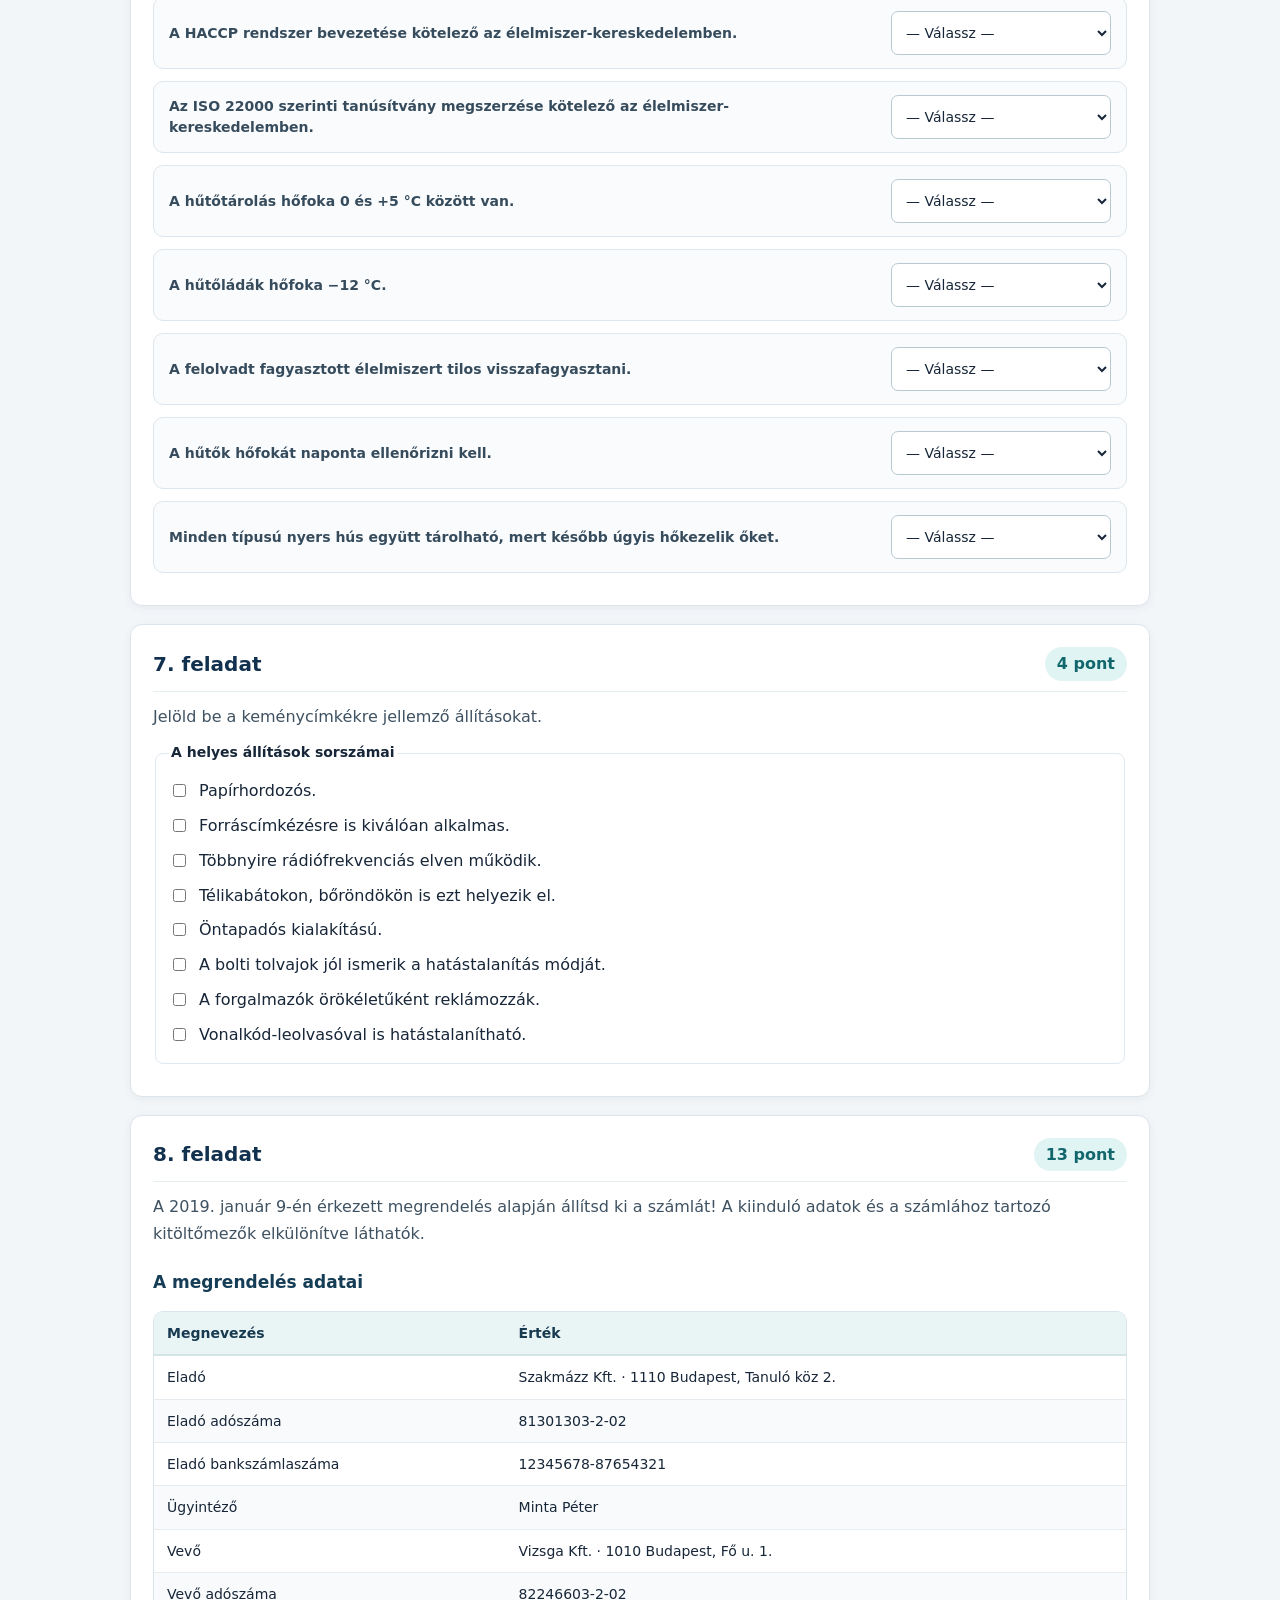
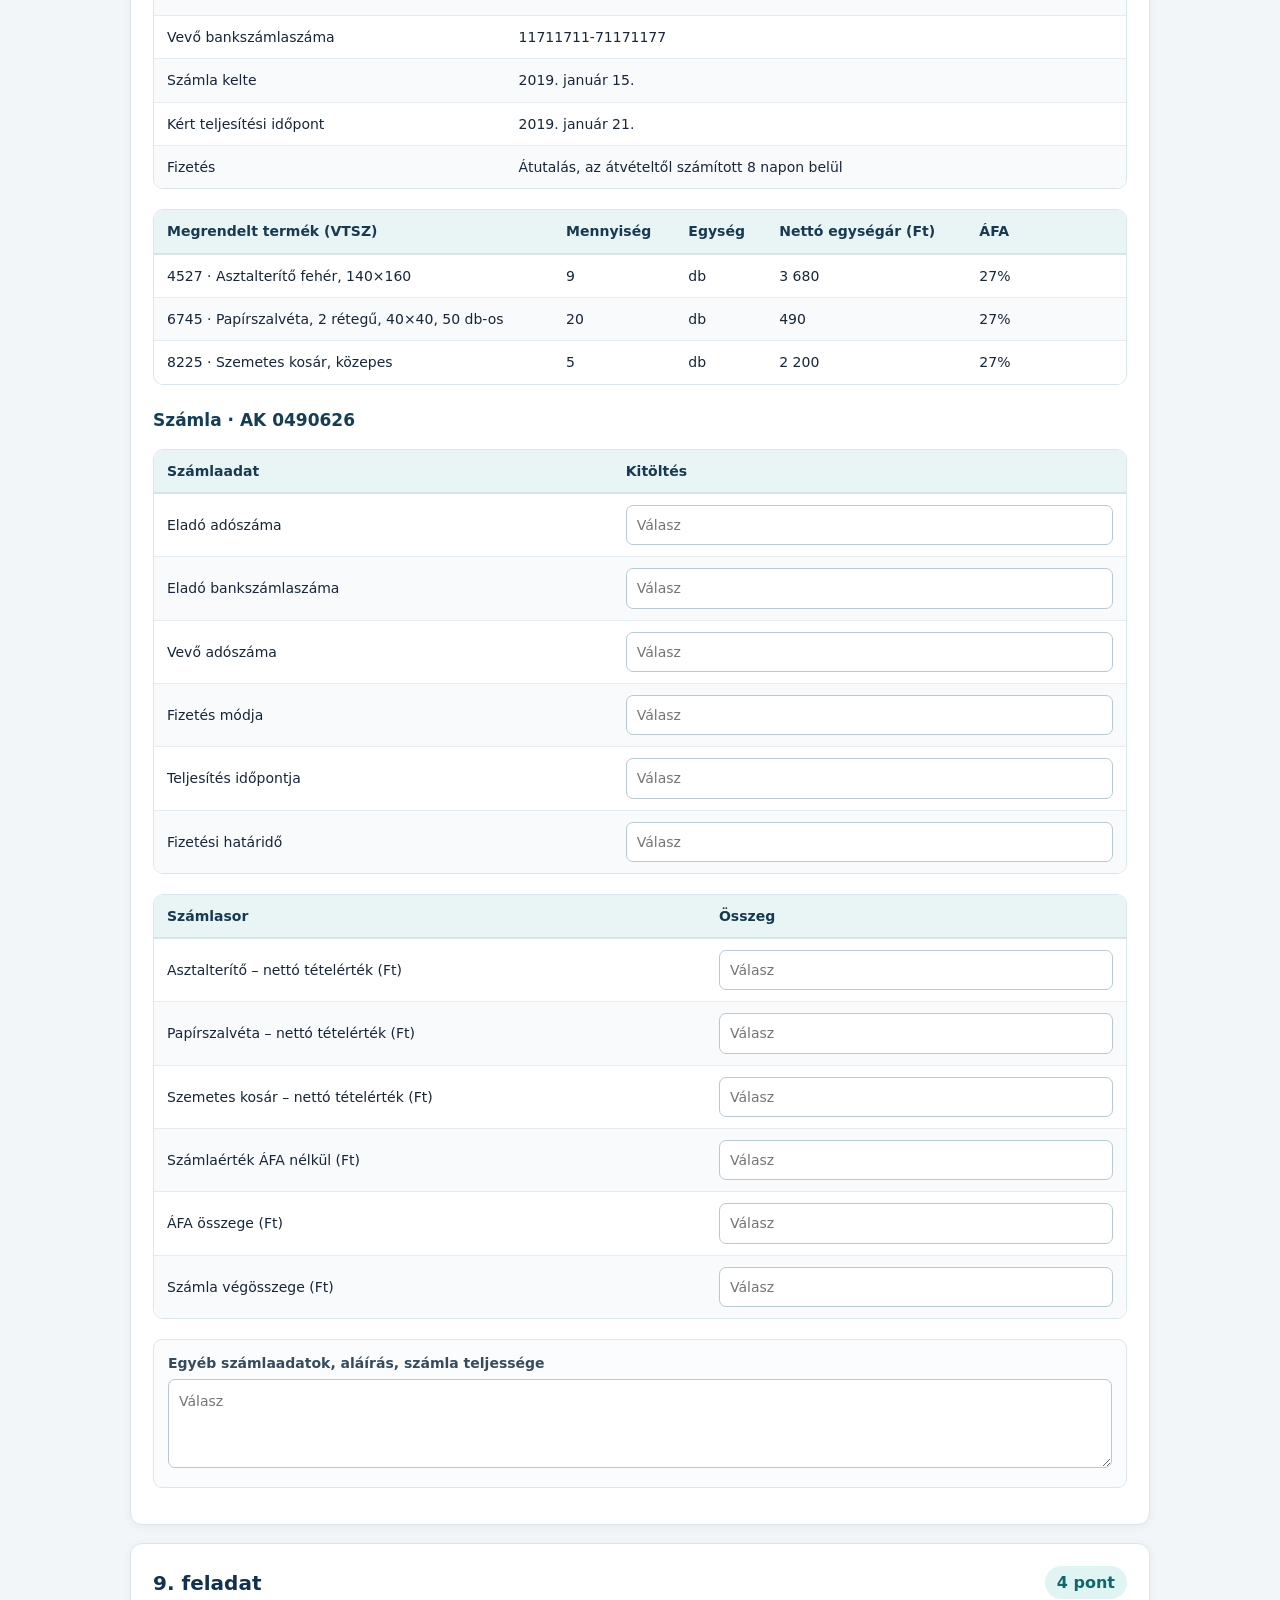
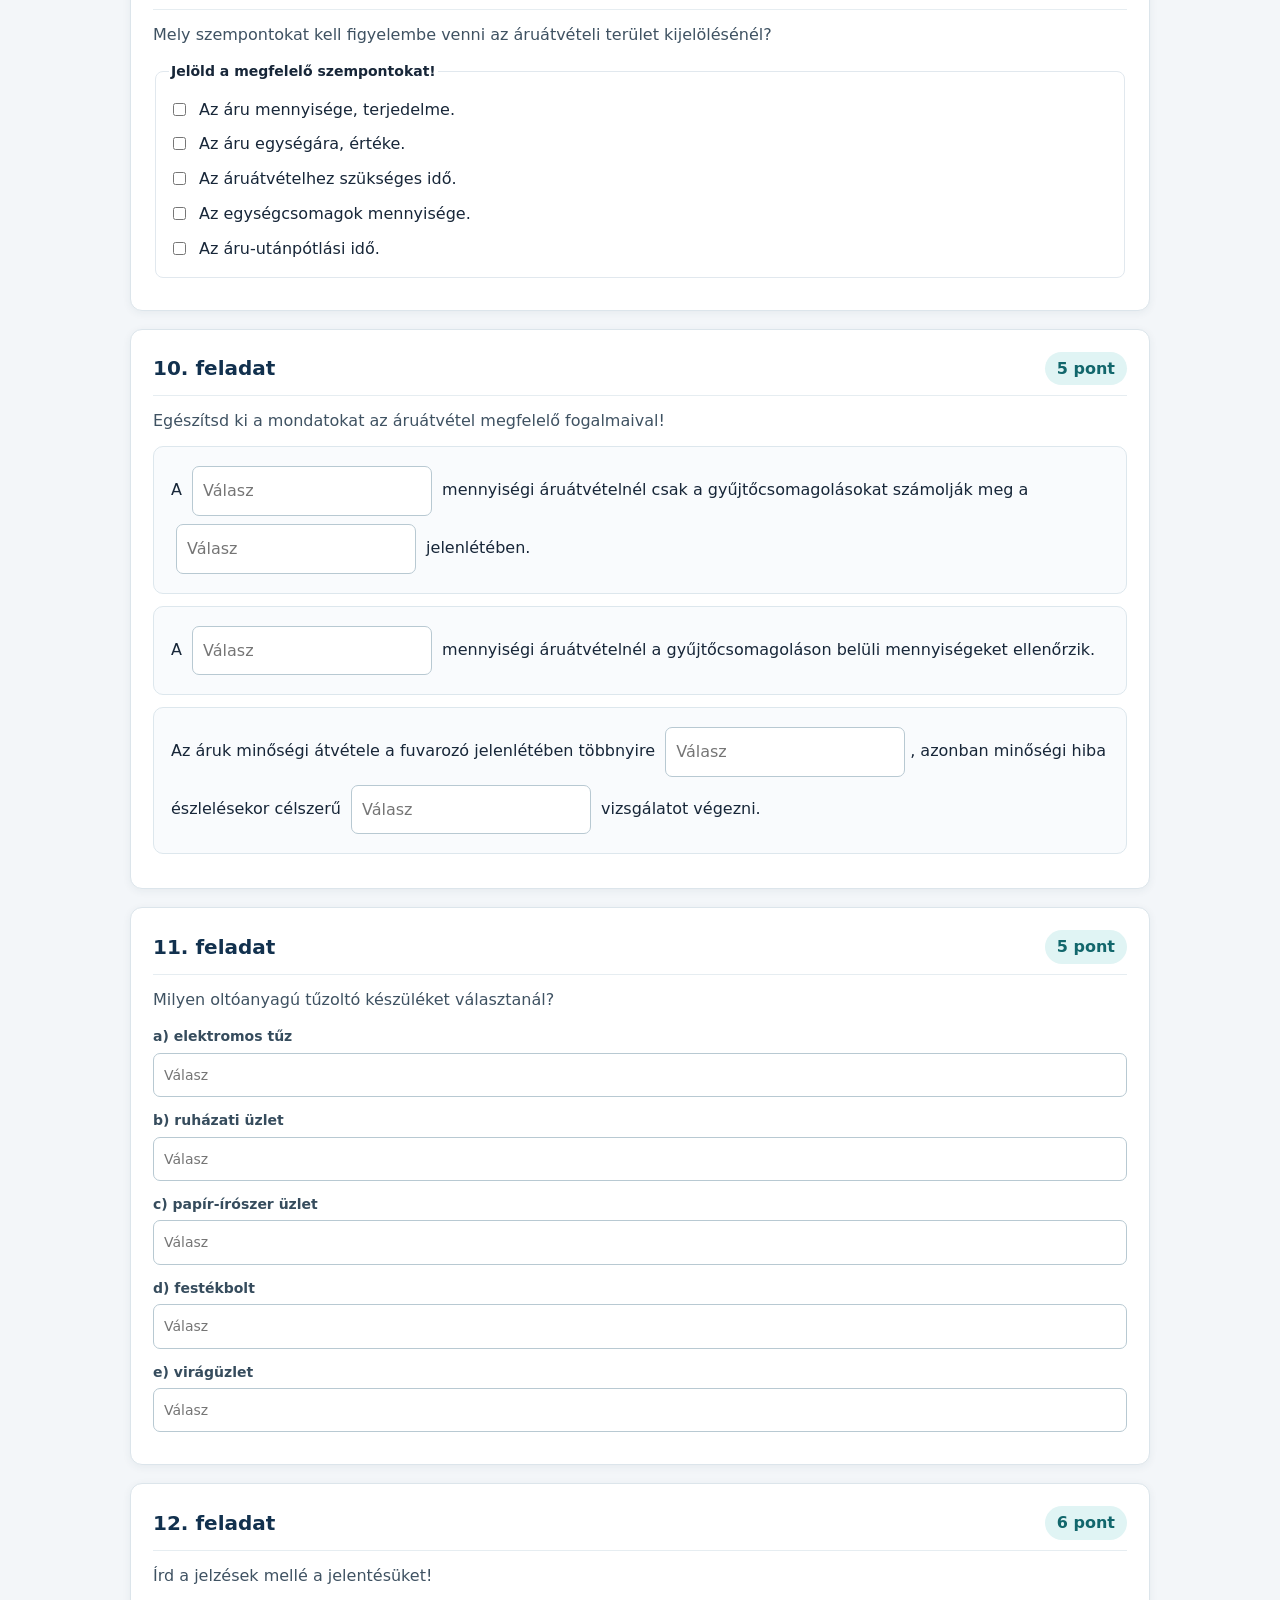
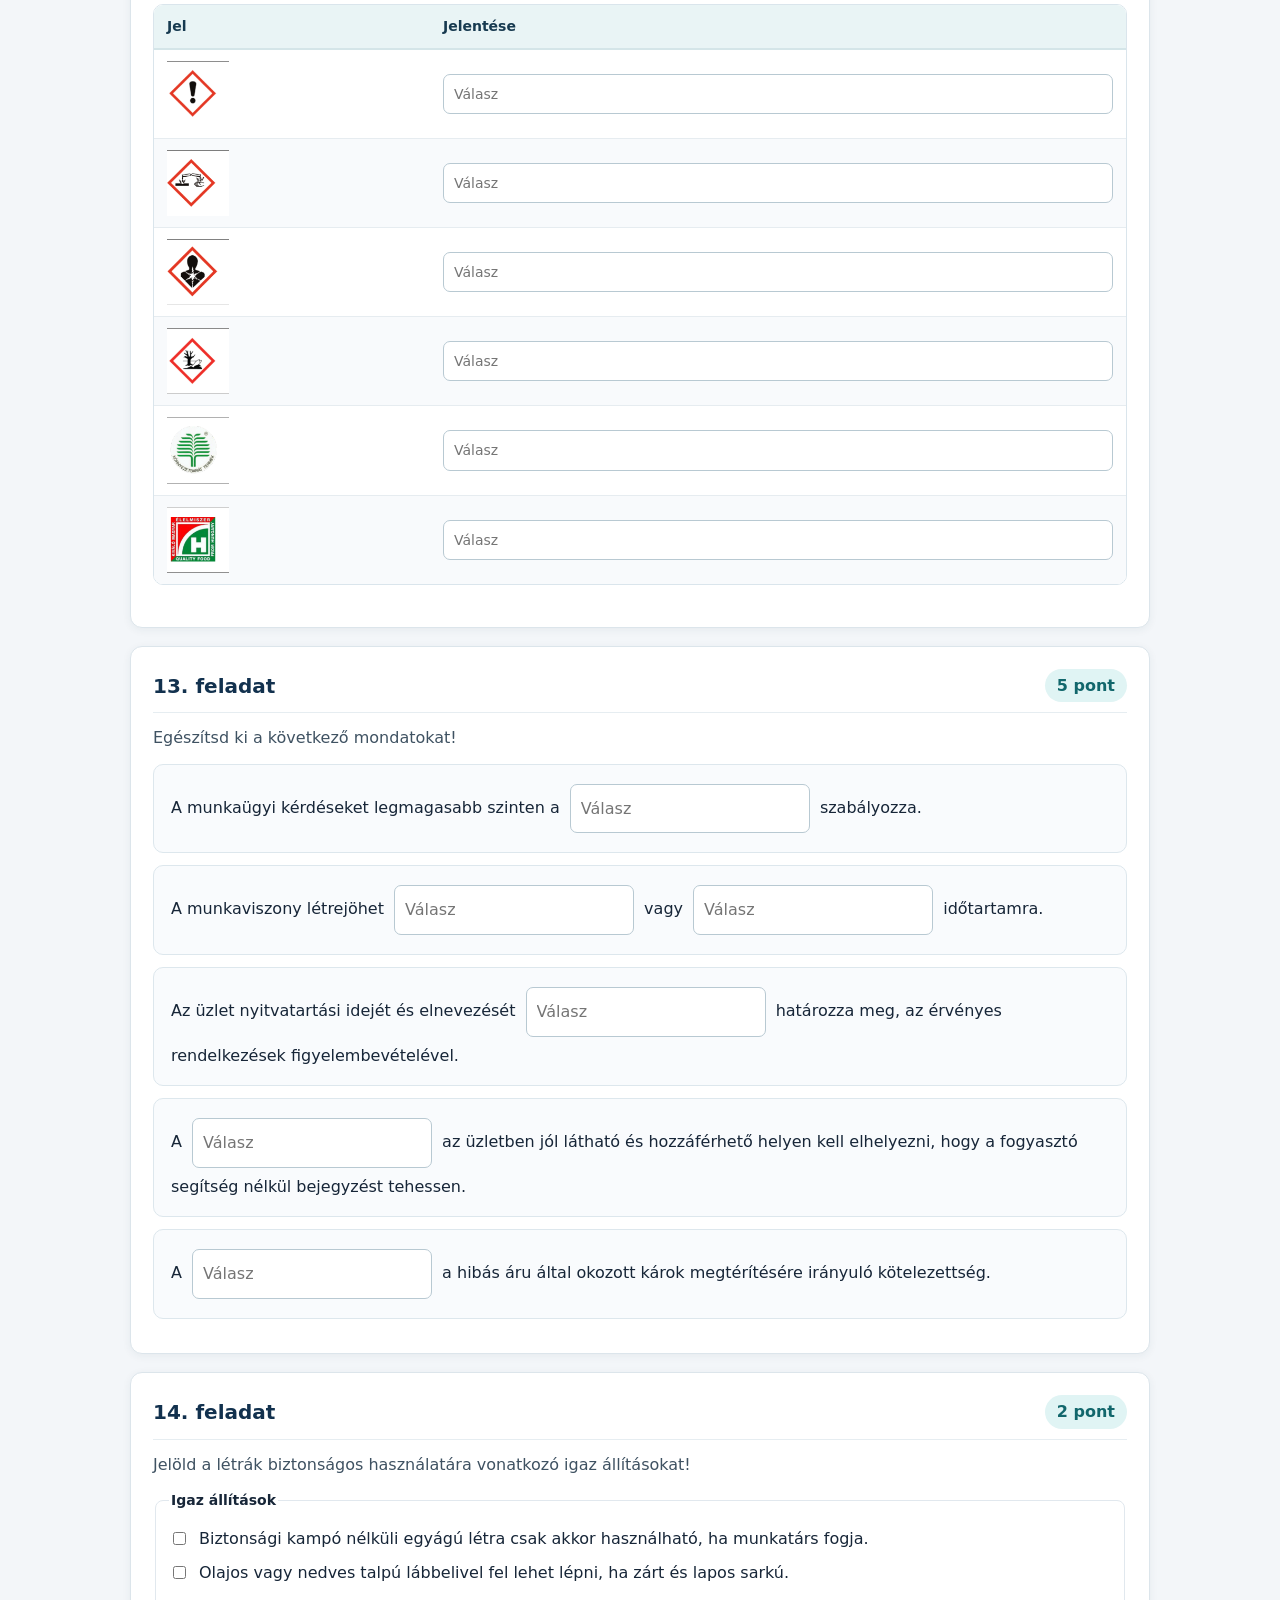
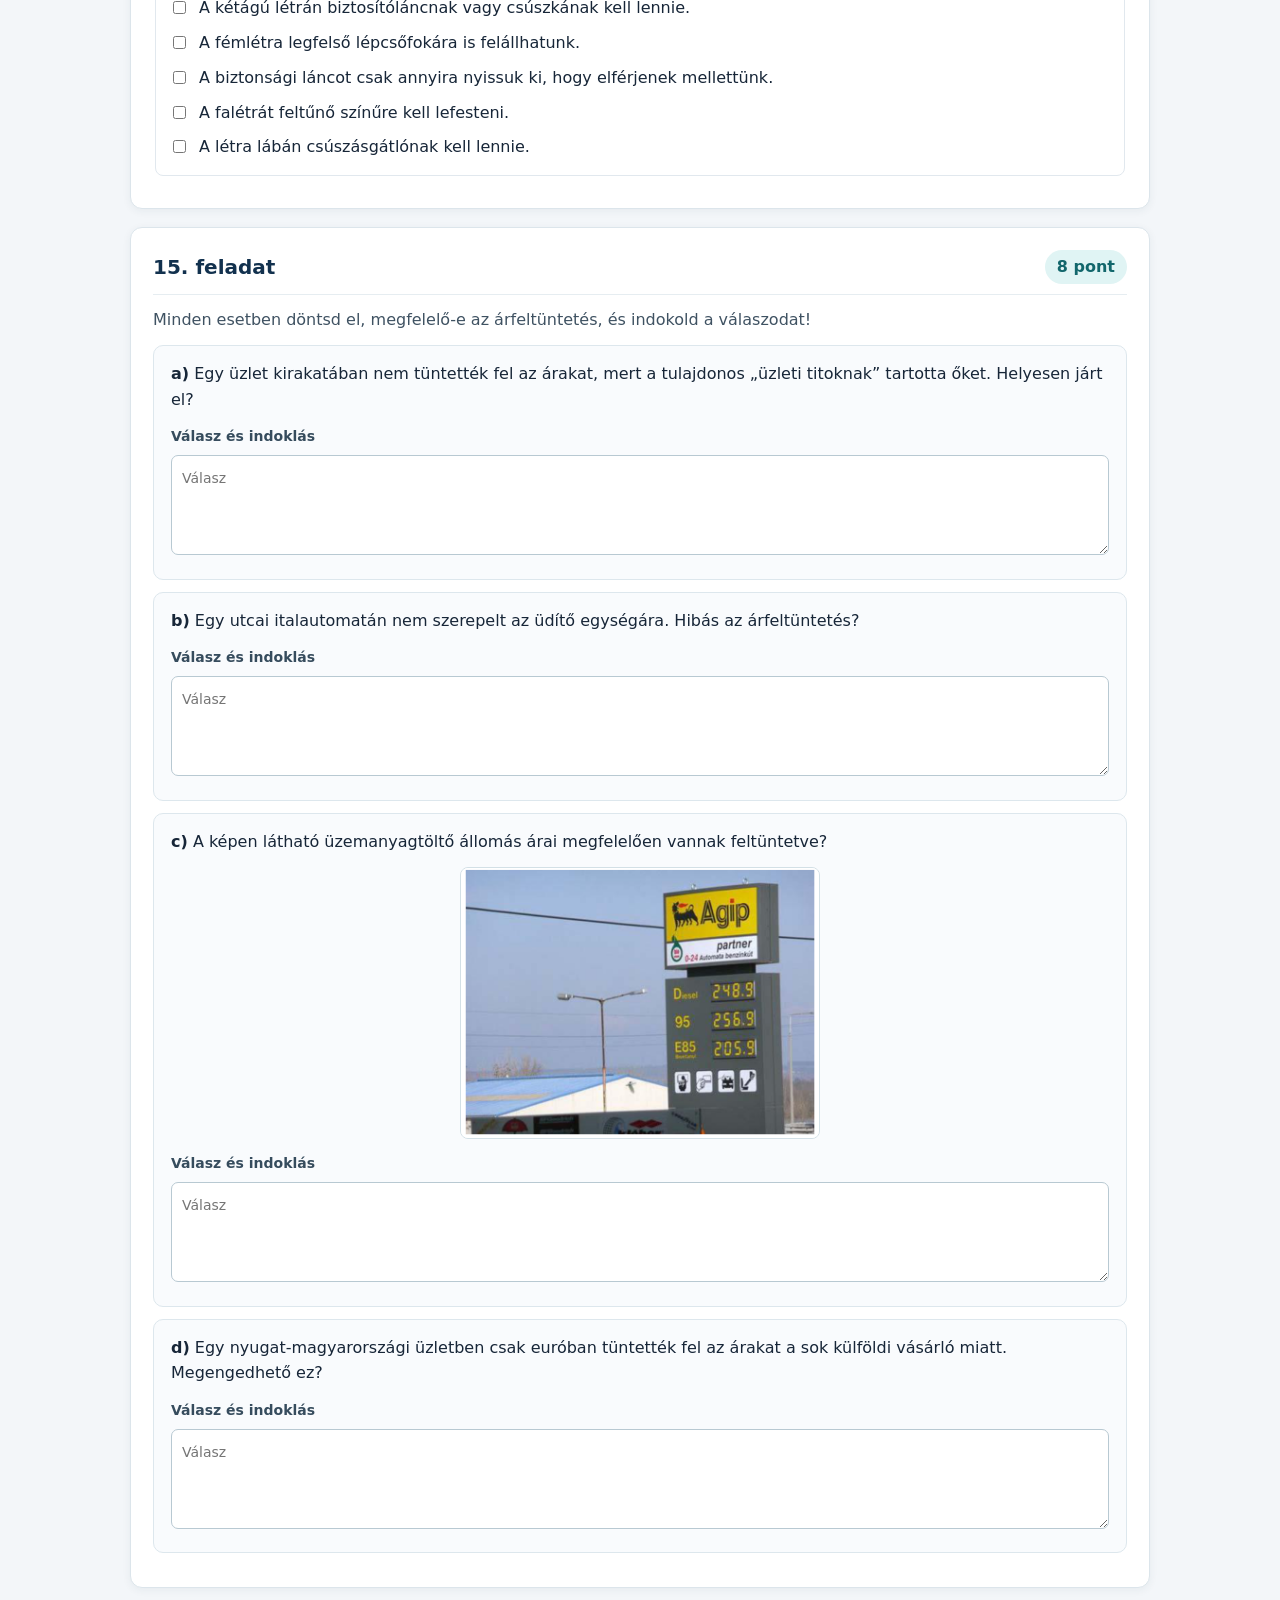
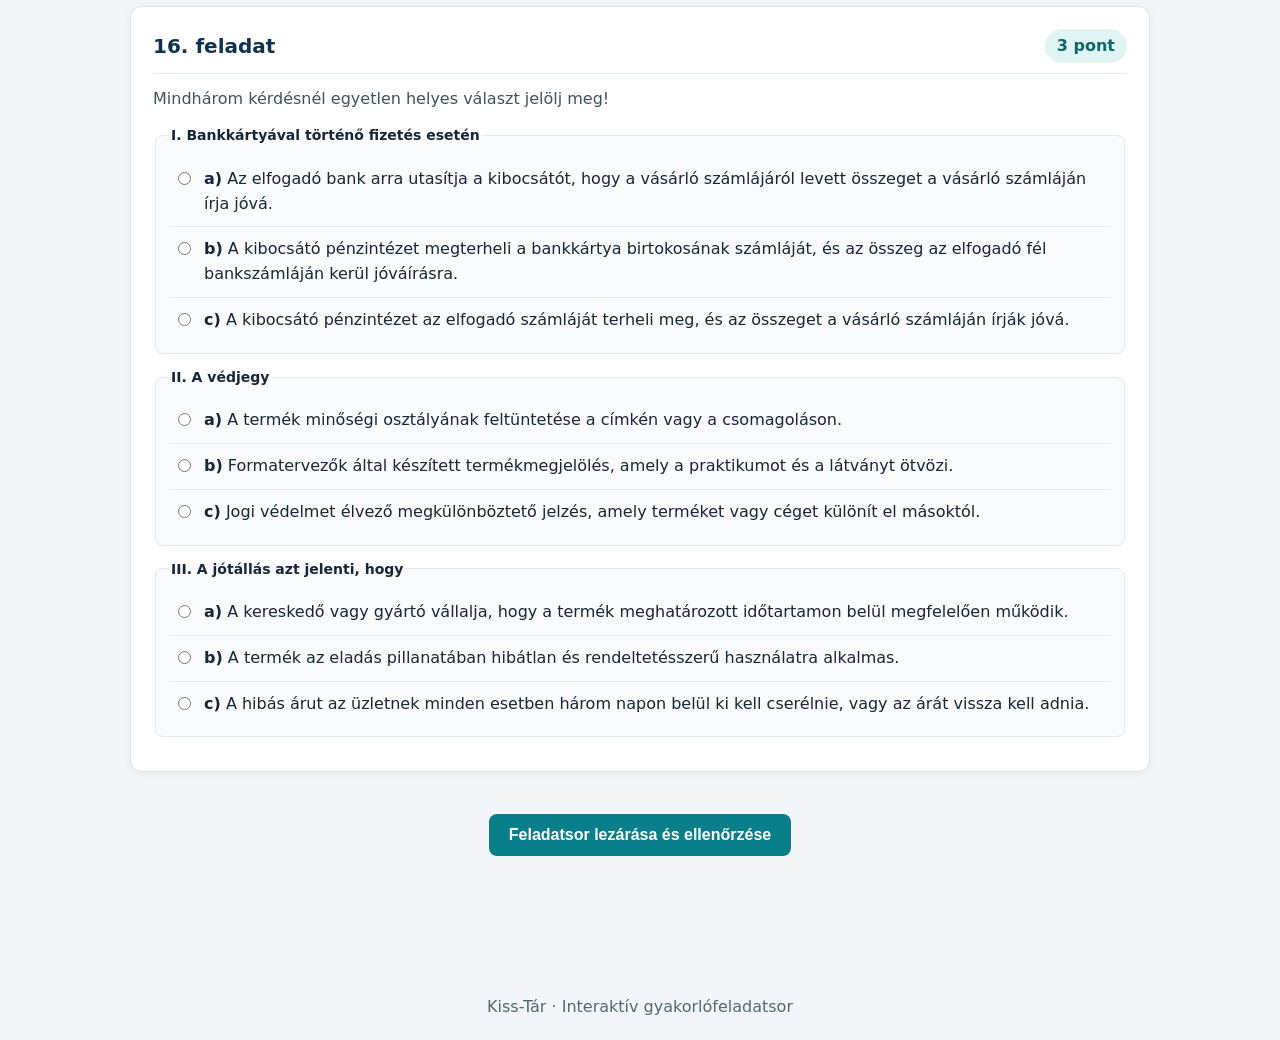
<file: kereskedelmi-ertekesito/feladatsorok/szktv-2019-elado-aruforgalom.html>
<!DOCTYPE html>

<html lang="hu"><head><meta charset="utf-8"/><meta content="width=device-width,initial-scale=1" name="viewport"/><title>SZKTV 2019 – Eladó – Áruforgalmi ismeretek | Kiss-Tár</title><style>
:root{--blue:#12314e;--teal:#087c86;--bg:#f3f6f9;--border:#dce5eb;--ink:#172638}*{box-sizing:border-box}body{margin:0;background:var(--bg);color:var(--ink);font:16px/1.6 system-ui,Segoe UI,Arial,sans-serif}header{background:#132f4b;color:white;padding:22px max(20px,calc((100% - 1050px)/2))}header h1{margin:4px 0;font-size:clamp(22px,3vw,32px)}header p{margin:0;color:#c9e4ec}a{color:inherit}.back{display:inline-block;color:#a5edf1;text-decoration:none;font-size:14px}main{max-width:1050px;margin:24px auto;padding:0 15px 70px}.bar{display:flex;flex-wrap:wrap;gap:16px;align-items:end;background:white;border:1px solid var(--border);border-radius:12px;padding:18px;margin-bottom:20px}.bar label{flex:1;min-width:190px;font-size:13px;font-weight:700}.bar input{display:block;width:100%;margin-top:5px;padding:10px;border:1px solid #b6c6d1;border-radius:7px;font:inherit}.stat{font-weight:750;color:var(--blue);min-width:130px}.task{background:white;border:1px solid var(--border);border-radius:12px;margin:18px 0;padding:22px;box-shadow:0 2px 9px #203c5310}.taskhead{display:flex;justify-content:space-between;align-items:center;gap:12px;border-bottom:1px solid #e6edf1;padding-bottom:10px}.taskhead h2{font-size:20px;margin:0;color:var(--blue)}.taskhead span{background:#e0f4f4;padding:4px 12px;border-radius:30px;font-weight:700;color:#12676c;white-space:nowrap}.description{margin:12px 0;color:#3f5262}details{border:1px solid #e1e8ee;border-radius:8px;margin:15px 0;background:#f9fbfc}summary{cursor:pointer;padding:9px 13px;font-weight:650;color:#087782}.pages{padding:8px;text-align:center}.pages img{max-width:100%;height:auto;border:1px solid #d6dfe6;margin:6px auto;display:block}.answers{display:grid;grid-template-columns:repeat(auto-fit,minmax(265px,1fr));gap:12px}.field{display:block;font-size:14px;font-weight:600;color:#364c5d}.field span{display:block;margin-bottom:5px}.field input,.field textarea,.field select{background:#fff;color:#172638;width:100%;border:1px solid #b8c9d2;border-radius:7px;padding:10px;font:inherit;font-weight:400}.field textarea{resize:vertical}.field input:focus,.field textarea:focus,.field select:focus{outline:2px solid #6ecacb;outline-offset:1px}.choice{border:1px solid #e1e8ee;border-radius:8px;padding:10px 13px;min-width:0}.choice legend{font-size:14px;font-weight:650}.choice label{display:block;padding:5px 0;cursor:pointer}.feedback{font-size:13px;margin-top:10px;color:#467273}.correct{border-color:#80c6a4!important;background:#f1fcf6!important}.wrong{border-color:#e99b9b!important;background:#fff5f5!important}.results{background:#fff;border:1px solid var(--border);padding:22px;border-radius:12px;margin-top:18px}.primary{background:#087f89;color:#fff;border:0;border-radius:8px;padding:12px 20px;font-size:16px;font-weight:700;cursor:pointer}.secondary{background:white;border:1px solid #9bafb9;border-radius:8px;padding:11px 16px;cursor:pointer}.notice{padding:12px 14px;border-left:4px solid #087f89;background:#eaf5f7;border-radius:4px;font-size:14px}.score{font-size:24px;font-weight:800;color:#163e59}.small{color:#526575;font-size:13px}.manual-list{margin:6px 0 0;padding-left:20px}#resultText{white-space:pre-line}footer{text-align:center;padding:20px;color:#536775}@media print{header,.bar,details,.controls{display:none!important}.task{break-inside:avoid;box-shadow:none}.results{border:1px solid #aaa}}
/* 2019 – egységesített olvashatóság és válaszmezők */
.task,.card{overflow-wrap:anywhere}
.taskhead,.title{flex-wrap:wrap}
.answers{display:grid;grid-template-columns:1fr;gap:12px}
.answers>.field:has(select){display:grid;grid-template-columns:minmax(0,1fr) minmax(150px,200px);gap:14px;align-items:center;padding:12px 14px;border:1px solid #e1e8ee;border-radius:9px;background:#f9fbfd}
.answers>.field:has(select)>span{margin:0;line-height:1.55}
.answers>.field:has(select)>select{width:100%;min-width:0}
.answers .choice{min-width:0;line-height:1.55}
.answers .choice label{display:flex;align-items:flex-start;gap:9px;line-height:1.5}
.answers .choice input[type=checkbox],.answers .choice input[type=radio]{width:auto;flex:none;margin-top:5px}
.description{line-height:1.65}
@media(max-width:650px){.answers>.field:has(select){grid-template-columns:1fr;gap:8px}.task{padding:15px}.grid{grid-template-columns:1fr!important}.answer{min-width:0}}

/* Kézzel rendezett 2019-es áruforgalom feladatok */
.table-scroll{overflow-x:auto;margin:15px 0 20px;border:1px solid #dae5ec;border-radius:10px}
.data-table{border-collapse:collapse;width:100%;font-size:14px;line-height:1.45;background:#fff}
.data-table th{background:#e9f4f5;color:#173a50;font-weight:750;text-align:left;padding:11px 13px;border-bottom:2px solid #d4e5e8}
.data-table td{padding:11px 13px;border-bottom:1px solid #e6ecf0;vertical-align:middle}
.data-table tr:nth-child(even) td{background:#f8fafc}
.data-table tr:last-child td{border-bottom:0}
.data-table td:last-child{min-width:145px}
.inline-answer{font:inherit;width:100%;max-width:260px;min-width:120px;padding:9px 10px;border:1px solid #b8c9d2;border-radius:7px;background:white}
.inline-answer:focus{outline:2px solid #62bfc6}
.form-grid{display:grid;grid-template-columns:repeat(auto-fit,minmax(255px,1fr));gap:12px;margin:14px 0}
.form-grid .field{padding:12px 14px;border:1px solid #dce6ec;border-radius:9px;background:#fbfcfd}
.form-grid .field:has(textarea){grid-column:1/-1}
.subheading{margin:22px 0 10px;font-size:17px;color:#153d56}
.unit{color:#5a6c78;font-size:13px;margin-top:0}
.sentence-list,.case-list{display:grid;gap:12px;margin:12px 0}
.sentence-list>div,.case{padding:15px 17px;background:#f9fbfd;border:1px solid #dde7ed;border-radius:10px;line-height:1.85}
.sentence-list .inline-answer{display:inline-block;width:min(240px,100%);margin:4px 5px;vertical-align:middle}
.case p{margin:0 0 12px;line-height:1.6}.case .field{margin-top:12px}
.symbol-img{display:block;width:62px;height:80px;object-fit:contain;max-width:none}
.gas-photo{display:block;max-width:100%;width:360px;height:auto;margin:12px auto;border-radius:8px;border:1px solid #d3e0e6}
.spacious{background:#f9fbfd}.spacious label{display:flex;align-items:flex-start;gap:12px;padding:10px 4px;border-bottom:1px solid #e6edf0}.spacious label:last-child{border:0}
.spacious label span{flex:1;line-height:1.55}.spacious input{margin-top:5px}
@media(max-width:600px){.data-table{font-size:13px}.data-table th,.data-table td{padding:9px}.sentence-list>div,.case{padding:12px}.inline-answer{min-width:110px}}
</style><style>
.original-task-text{margin:16px 0 20px;padding:17px 19px;border:1px solid #d9e5ee;background:#f7fafc;border-radius:12px;color:#22364a;max-width:100%;overflow-wrap:anywhere}
.original-task-label{font-size:12px;font-weight:800;letter-spacing:.055em;text-transform:uppercase;color:#0e7490;margin-bottom:10px}
.original-task-body{white-space:pre-wrap;font-size:15px;line-height:1.7;font-family:inherit;tab-size:3}
.original-task-body br{display:block}
.task-card img,.task img,.card img{max-width:100%;height:auto}
@media(max-width:680px){.original-task-text{padding:13px}.original-task-body{font-size:14px;line-height:1.65}}
</style><style>
/* Kiss-Tár: átlátható, ismétlésmentes feladatmegjelenítés */
.task,.task-card,.card[id^="section-"]{overflow:visible;overflow-wrap:break-word}
.task .answers,.task-card .grid-2,.card .grid{min-width:0}
.task .field,.task .choice,.task-card .field-row,.task-card .answer-field,.card .answer{min-width:0;max-width:100%}
.task select,.task input:not([type=checkbox]):not([type=radio]),.task textarea,.task-card select,.task-card input:not([type=checkbox]):not([type=radio]),.task-card textarea,.card select,.card input{max-width:100%;min-width:0}
.task select,.task-card select,.card select{min-height:44px}
.task .answers>.field:has(select),.task-card .answer-field:has(select){display:grid;grid-template-columns:minmax(0,1fr) minmax(160px,220px);align-items:center;gap:18px;padding:13px 15px;border:1px solid #dde7ed;border-radius:10px;background:#f9fbfd}
.task .answers>.field:has(select)>span,.task-card .answer-field:has(select)>span{margin:0;line-height:1.55}
.task .answers>.field:has(select)>select,.task-card .answer-field:has(select)>select{width:100%}
.task .choice label{display:flex;align-items:flex-start;gap:10px;line-height:1.55}
.task .choice input[type=checkbox],.task .choice input[type=radio]{width:auto;flex:none;margin-top:5px}
.kt-context{border-left:3px solid #19a1a5;background:#f4f8fb;border-radius:0 10px 10px 0;padding:14px 18px;margin:16px 0 20px;color:#263d52}
.kt-context h4{margin:0 0 10px;font-size:15px;letter-spacing:.01em;color:#0a6673}
.kt-context p{margin:0 0 11px;line-height:1.65}
.kt-context p:last-child{margin-bottom:0}
.kt-source-lines{white-space:pre-line;line-height:1.8;margin:0;font-family:inherit;word-break:normal}
.kt-context .kt-data-list{margin:0;padding-left:19px;line-height:1.75}
.kt-context .kt-data-list li{padding:3px 0}
.kt-section{border-top:1px solid #e3ebf0;padding-top:13px;margin-top:14px}
.kt-section:first-child{border-top:0;margin-top:0;padding-top:0}
.kt-section h4{font-size:15px;margin:0 0 8px;color:#075e70}
.kt-section p{margin:0;white-space:pre-line;line-height:1.7}
.kt-group{margin:12px 0 20px;padding:13px 16px;border:1px solid #e0e9ef;background:#fafcfd;border-radius:10px}
.kt-group h4{margin:0 0 8px;color:#144a69;font-size:15px}
.kt-group p{margin:0;white-space:pre-line;line-height:1.65}
.kt-choice-note{color:#526779;font-size:13px;margin:5px 0 10px}
.task .description,.task-card .question-text{line-height:1.65}
.task-card .row-inputs{display:grid;grid-template-columns:repeat(auto-fit,minmax(min(100%,280px),1fr));gap:12px}
.task-card .row-inputs>.answer-field{display:flex;flex-direction:column;align-items:stretch}
.task-card .row-inputs>.answer-field select{max-width:100%}
@media(max-width:700px){.task .answers>.field:has(select),.task-card .answer-field:has(select){grid-template-columns:1fr;gap:8px}.kt-context{padding:12px}.task-card .row-inputs{grid-template-columns:1fr}}
</style><style>
/* Kiss-Tár – 2019–2020 ellenőrzött egyszerűsítés */
.kt-context{margin:14px 0 18px;padding:14px 17px;background:#f8fafc;border:1px solid #e1e9ef;border-left:3px solid #0e7490;border-radius:8px}
.kt-context .kt-source-lines{white-space:pre-line;line-height:1.75;overflow-wrap:normal;word-break:normal}
.kt-context .kt-section{padding-top:12px;margin-top:12px}
.kt-context .kt-section h4{margin:0 0 8px}
.answer,.answer-field,.field-row{min-width:0}
.answer select,.answer-field select,.field-row select{min-width:0;max-width:100%;width:100%;min-height:42px}
.answer label,.answer-field>span,.field-row>label{line-height:1.5}
.question-block{padding-bottom:18px;margin-bottom:18px;border-bottom:1px solid #e4eaf0}
.question-block:last-of-type{border-bottom:0}
.question-block h4{margin:0 0 6px}
.reasons{white-space:pre-line;line-height:1.7;background:#f8fafc;border-radius:7px;padding:12px 15px;margin:12px 0}
@media(max-width:720px){.row-inputs,.grid-2{grid-template-columns:1fr!important}.kt-context{padding:12px}.task .field,.task-card .answer-field{min-width:0}}
</style></head><body><header><a class="back" href="../">← Vissza a kereskedelmi értékesítő feladatsorokhoz</a><h1>SZKTV 2019 – Eladó</h1><p>Áruforgalmi ismeretek · 16 feladat · 100 pont · 60 perc</p></header><main><div class="bar"><label>Tanuló neve<input id="studentName" placeholder="Teljes név"/></label><label>Osztály<input id="studentClass" placeholder="Például: 10.D"/></label><div class="stat">Hátralévő idő<br/><span id="clock">60:00</span></div></div><p class="notice"><strong>Fontos:</strong> A feladatok szövege és az ábrák az eredeti vizsgalap megnyitható oldalain láthatók. A számítógép csak az egyértelmű válaszokat pontozza automatikusan; az indoklásokat, számlakitöltés egyes elemeit és más szöveges válaszokat tanár értékeli. A feladatsor a 2019-es vizsgaanyag gyakorlóváltozata.</p><section class="task" id="f1"><div class="taskhead"><h2>1. feladat</h2><span>3 pont</span></div><p class="description">Készlet-nyilvántartási rendszerek: a három állításhoz válaszd ki az A, B vagy C típust.</p><div class="kt-group"><h4>Választható készlet-nyilvántartási rendszerek</h4><p>A – Folyamatos nyilvántartás mennyiségben</p><p>B – Folyamatos nyilvántartás mennyiségben és értékben</p><p>C – Folyamatos nyilvántartás értékben</p></div><div class="answers"><label class="field"><span>A nyilvántartás szerint bármikor megállapítható az egyes áruféleségek mennyisége és értéke.</span><select aria-label="Válasz kiválasztása" name="f1_1"><option value="">— Válassz —</option><option value="A">A</option><option value="B">B</option><option value="C">C</option></select></label><label class="field"><span>A nyilvántartás szerint bármikor megállapítható az egyes áruféleségek mennyisége.</span><select aria-label="Válasz kiválasztása" name="f1_2"><option value="">— Válassz —</option><option value="A">A</option><option value="B">B</option><option value="C">C</option></select></label><label class="field"><span>Bármikor megállapítható a bolt készletének értéke.</span><select aria-label="Válasz kiválasztása" name="f1_3"><option value="">— Válassz —</option><option value="A">A</option><option value="B">B</option><option value="C">C</option></select></label></div><div aria-live="polite" class="feedback"></div></section><section class="task" id="f2"><div class="taskhead"><h2>2. feladat</h2><span>5 pont</span></div><p class="description">Az üzlet készletadatai fogyasztói áron adottak. Számítsd ki a könyv szerinti zárókészletet és a leltáreredményt, majd nevezd meg az eltérés lehetséges okait!</p><p class="unit">Az összegek ezer Ft-ban értendők.</p><div class="table-scroll"><table class="data-table"><thead><tr><th>Készletmozgás / adat</th><th>Érték (ezer Ft)</th></tr></thead><tbody><tr><td>Nyitókészlet</td><td>4 260</td></tr><tr><td>Árubeszerzés</td><td>38 000</td></tr><tr><td>Visszáru a szállítónak</td><td>800</td></tr><tr><td>Selejtezés</td><td>13</td></tr><tr><td>Áruátvétel más bolttól</td><td>350</td></tr><tr><td>Áruátadás más boltnak</td><td>420</td></tr><tr><td>Áremelkedés miatti készletnövekedés</td><td>180</td></tr><tr><td>Értékesítés</td><td>36 500</td></tr><tr><td>Forgalmazási veszteség a forgalom %-ában</td><td>0,1%</td></tr><tr><td>Leltár szerinti zárókészlet</td><td>4 825</td></tr></tbody></table></div><div class="form-grid"><label class="field"><span>Könyv szerinti zárókészlet (ezer Ft)</span><input autocomplete="off" name="f2_1" placeholder="Válasz" type="text"/></label><label class="field"><span>Leltárhiány nagysága (ezer Ft)</span><input autocomplete="off" name="f2_2" placeholder="Válasz" type="text"/></label><label class="field"><span>Az eltérés lehetséges okai</span><textarea name="f2_3" placeholder="Válasz" rows="3"></textarea></label></div><div aria-live="polite" class="feedback"></div></section><section class="task" id="f3"><div class="taskhead"><h2>3. feladat</h2><span>15 pont</span></div><p class="description">Igaz–hamis állítások az árukihelyezésről. A hamis állításokat javítsd is ki.</p><div class="answers"><label class="field"><span>Az angolfiókos pultok lépcsőzetes kialakítása egyszerre több ékszer vagy apró áru bemutatását teszi lehetővé.</span><select aria-label="Válasz kiválasztása" name="f3_1"><option value="">— Válassz —</option><option value="I">Igaz</option><option value="H">Hamis</option></select></label><label class="field"><span>A napi cikkeket a bolt legközelebbi részére célszerű tenni, hogy a vásárlók gyorsan elérjék azokat.</span><select aria-label="Válasz kiválasztása" name="f3_2"><option value="">— Válassz —</option><option value="I">Igaz</option><option value="H">Hamis</option></select></label><label class="field"><span>A FIFO-elv szerint a régebben érkezett árut helyezik ki előbb a polcra.</span><select aria-label="Válasz kiválasztása" name="f3_3"><option value="">— Válassz —</option><option value="I">Igaz</option><option value="H">Hamis</option></select></label><label class="field"><span>A vertikális áruelhelyezés szerint a termékek vízszintesen, egymás mellett sorakoznak.</span><select aria-label="Válasz kiválasztása" name="f3_4"><option value="">— Válassz —</option><option value="I">Igaz</option><option value="H">Hamis</option></select></label><label class="field"><span>A polctükör a bolti lopások visszaszorítására szolgál, mert beláthatóvá teszi az eladóteret.</span><select aria-label="Válasz kiválasztása" name="f3_5"><option value="">— Válassz —</option><option value="I">Igaz</option><option value="H">Hamis</option></select></label><label class="field"><span>A nehezebb árut felülre, a ritkán keresett termékeket középre és legalulra kell elhelyezni.</span><select aria-label="Válasz kiválasztása" name="f3_6"><option value="">— Válassz —</option><option value="I">Igaz</option><option value="H">Hamis</option></select></label><label class="field"><span>A diabetikus termékeket egy helyen, a többi árutól elkülönítve kell kihelyezni.</span><select aria-label="Válasz kiválasztása" name="f3_7"><option value="">— Válassz —</option><option value="I">Igaz</option><option value="H">Hamis</option></select></label><label class="field"><span>A szabadpályás önkiszolgáló üzletben a berendezés meghatározza a vásárló útvonalát.</span><select aria-label="Válasz kiválasztása" name="f3_8"><option value="">— Válassz —</option><option value="I">Igaz</option><option value="H">Hamis</option></select></label><label class="field"><span>A bejárathoz ne kerüljön olyan áru, amelynek nézegetése akadályozza a közlekedést.</span><select aria-label="Válasz kiválasztása" name="f3_9"><option value="">— Válassz —</option><option value="I">Igaz</option><option value="H">Hamis</option></select></label><label class="field"><span>Polcbérletnél a szállító helyet bérel; a kijelölt polcokra más terméket nem szabad kihelyezni.</span><select aria-label="Válasz kiválasztása" name="f3_10"><option value="">— Válassz —</option><option value="I">Igaz</option><option value="H">Hamis</option></select></label><label class="field"><span>A hamisnak jelölt állítások javítása</span><textarea name="f3_javitas" placeholder="Írd ide a válaszodat / indoklásodat…" rows="3"></textarea></label></div><div aria-live="polite" class="feedback"></div></section><section class="task" id="f4"><div class="taskhead"><h2>4. feladat</h2><span>9 pont</span></div><p class="description">Milyen bizonylatot kell kiállítani? NY = gépi nyugta, E = egyszerűsített adattartalmú számla, SZ = számla.</p><div class="answers"><label class="field"><span>LG televízió és 11 csomag DVD; fizetés bankkártyával.</span><select aria-label="Válasz kiválasztása" name="f4_1"><option value="">— Válassz —</option><option value="NY">NY</option><option value="E">E</option><option value="SZ">SZ</option></select></label><label class="field"><span>Kenyér, tejföl és tej; készpénzes fizetés.</span><select aria-label="Válasz kiválasztása" name="f4_2"><option value="">— Válassz —</option><option value="NY">NY</option><option value="E">E</option><option value="SZ">SZ</option></select></label><label class="field"><span>Kenyér, tejföl és tej; bankkártyás fizetés, számlát kér.</span><select aria-label="Válasz kiválasztása" name="f4_3"><option value="">— Válassz —</option><option value="NY">NY</option><option value="E">E</option><option value="SZ">SZ</option></select></label><label class="field"><span>52 csomag Ariel mosópor; készpénzes fizetés.</span><select aria-label="Válasz kiválasztása" name="f4_4"><option value="">— Válassz —</option><option value="NY">NY</option><option value="E">E</option><option value="SZ">SZ</option></select></label><label class="field"><span>10 csomag Ariel mosópor; készpénzes fizetés.</span><select aria-label="Válasz kiválasztása" name="f4_5"><option value="">— Válassz —</option><option value="NY">NY</option><option value="E">E</option><option value="SZ">SZ</option></select></label><label class="field"><span>Ariel mosópor és Lenor öblítő; fizetés átutalással.</span><select aria-label="Válasz kiválasztása" name="f4_6"><option value="">— Válassz —</option><option value="NY">NY</option><option value="E">E</option><option value="SZ">SZ</option></select></label><label class="field"><span>Bútorgarnitúra és kiegészítők; készpénz, számlát kér.</span><select aria-label="Válasz kiválasztása" name="f4_7"><option value="">— Válassz —</option><option value="NY">NY</option><option value="E">E</option><option value="SZ">SZ</option></select></label><label class="field"><span>Sopianae gyűjtőcsomagolás; bankkártyás fizetés.</span><select aria-label="Válasz kiválasztása" name="f4_8"><option value="">— Válassz —</option><option value="NY">NY</option><option value="E">E</option><option value="SZ">SZ</option></select></label><label class="field"><span>Sopianae gyűjtőcsomagolás; fizetés átutalással.</span><select aria-label="Válasz kiválasztása" name="f4_9"><option value="">— Válassz —</option><option value="NY">NY</option><option value="E">E</option><option value="SZ">SZ</option></select></label></div><div aria-live="polite" class="feedback"></div></section><section class="task" id="f5"><div class="taskhead"><h2>5. feladat</h2><span>4 pont</span></div><p class="description">Sorolj fel négy tulajdonságot, amely fontos a panaszkezelő kereskedő számára.</p><div class="answers"><label class="field"><span>1. személyiségjegy</span><input autocomplete="off" name="f5_1" placeholder="Válasz" type="text"/></label><label class="field"><span>2. személyiségjegy</span><input autocomplete="off" name="f5_2" placeholder="Válasz" type="text"/></label><label class="field"><span>3. személyiségjegy</span><input autocomplete="off" name="f5_3" placeholder="Válasz" type="text"/></label><label class="field"><span>4. személyiségjegy</span><input autocomplete="off" name="f5_4" placeholder="Válasz" type="text"/></label></div><div aria-live="polite" class="feedback"></div></section><section class="task" id="f6"><div class="taskhead"><h2>6. feladat</h2><span>9 pont</span></div><p class="description">Igaz vagy hamis? Minőségbiztosítás, HACCP és élelmiszer-tárolás.</p><div class="answers"><label class="field"><span>Az ISO 9000 (MIR) tanúsítvány megszerzése kötelező az élelmiszer-kereskedelemben.</span><select aria-label="Válasz kiválasztása" name="f6_1"><option value="">— Válassz —</option><option value="I">Igaz</option><option value="H">Hamis</option></select></label><label class="field"><span>Az ISO 14000 (KIR) tanúsítvány megszerzése kötelező az élelmiszer-kereskedelemben.</span><select aria-label="Válasz kiválasztása" name="f6_2"><option value="">— Válassz —</option><option value="I">Igaz</option><option value="H">Hamis</option></select></label><label class="field"><span>A HACCP rendszer bevezetése kötelező az élelmiszer-kereskedelemben.</span><select aria-label="Válasz kiválasztása" name="f6_3"><option value="">— Válassz —</option><option value="I">Igaz</option><option value="H">Hamis</option></select></label><label class="field"><span>Az ISO 22000 szerinti tanúsítvány megszerzése kötelező az élelmiszer-kereskedelemben.</span><select aria-label="Válasz kiválasztása" name="f6_4"><option value="">— Válassz —</option><option value="I">Igaz</option><option value="H">Hamis</option></select></label><label class="field"><span>A hűtőtárolás hőfoka 0 és +5 °C között van.</span><select aria-label="Válasz kiválasztása" name="f6_5"><option value="">— Válassz —</option><option value="I">Igaz</option><option value="H">Hamis</option></select></label><label class="field"><span>A hűtőládák hőfoka −12 °C.</span><select aria-label="Válasz kiválasztása" name="f6_6"><option value="">— Válassz —</option><option value="I">Igaz</option><option value="H">Hamis</option></select></label><label class="field"><span>A felolvadt fagyasztott élelmiszert tilos visszafagyasztani.</span><select aria-label="Válasz kiválasztása" name="f6_7"><option value="">— Válassz —</option><option value="I">Igaz</option><option value="H">Hamis</option></select></label><label class="field"><span>A hűtők hőfokát naponta ellenőrizni kell.</span><select aria-label="Válasz kiválasztása" name="f6_8"><option value="">— Válassz —</option><option value="I">Igaz</option><option value="H">Hamis</option></select></label><label class="field"><span>Minden típusú nyers hús együtt tárolható, mert később úgyis hőkezelik őket.</span><select aria-label="Válasz kiválasztása" name="f6_9"><option value="">— Válassz —</option><option value="I">Igaz</option><option value="H">Hamis</option></select></label></div><div aria-live="polite" class="feedback"></div></section><section class="task" id="f7"><div class="taskhead"><h2>7. feladat</h2><span>4 pont</span></div><p class="description">Jelöld be a keménycímkékre jellemző állításokat.</p><div class="answers"><fieldset class="choice"><legend>A helyes állítások sorszámai</legend><label><input name="f7_1" type="checkbox" value="1"/> Papírhordozós.</label><label><input name="f7_1" type="checkbox" value="2"/> Forráscímkézésre is kiválóan alkalmas.</label><label><input name="f7_1" type="checkbox" value="3"/> Többnyire rádiófrekvenciás elven működik.</label><label><input name="f7_1" type="checkbox" value="4"/> Télikabátokon, bőröndökön is ezt helyezik el.</label><label><input name="f7_1" type="checkbox" value="5"/> Öntapadós kialakítású.</label><label><input name="f7_1" type="checkbox" value="6"/> A bolti tolvajok jól ismerik a hatástalanítás módját.</label><label><input name="f7_1" type="checkbox" value="7"/> A forgalmazók örökéletűként reklámozzák.</label><label><input name="f7_1" type="checkbox" value="8"/> Vonalkód-leolvasóval is hatástalanítható.</label></fieldset></div><div aria-live="polite" class="feedback"></div></section><section class="task" id="f8"><div class="taskhead"><h2>8. feladat</h2><span>13 pont</span></div><p class="description">A 2019. január 9-én érkezett megrendelés alapján állítsd ki a számlát! A kiinduló adatok és a számlához tartozó kitöltőmezők elkülönítve láthatók.</p><h3 class="subheading">A megrendelés adatai</h3><div class="table-scroll"><table class="data-table"><thead><tr><th>Megnevezés</th><th>Érték</th></tr></thead><tbody><tr><td>Eladó</td><td>Szakmázz Kft. · 1110 Budapest, Tanuló köz 2.</td></tr><tr><td>Eladó adószáma</td><td>81301303-2-02</td></tr><tr><td>Eladó bankszámlaszáma</td><td>12345678-87654321</td></tr><tr><td>Ügyintéző</td><td>Minta Péter</td></tr><tr><td>Vevő</td><td>Vizsga Kft. · 1010 Budapest, Fő u. 1.</td></tr><tr><td>Vevő adószáma</td><td>82246603-2-02</td></tr><tr><td>Vevő bankszámlaszáma</td><td>11711711-71171177</td></tr><tr><td>Számla kelte</td><td>2019. január 15.</td></tr><tr><td>Kért teljesítési időpont</td><td>2019. január 21.</td></tr><tr><td>Fizetés</td><td>Átutalás, az átvételtől számított 8 napon belül</td></tr></tbody></table></div><div class="table-scroll"><table class="data-table"><thead><tr><th>Megrendelt termék (VTSZ)</th><th>Mennyiség</th><th>Egység</th><th>Nettó egységár (Ft)</th><th>ÁFA</th></tr></thead><tbody><tr><td>4527 · Asztalterítő fehér, 140×160</td><td>9</td><td>db</td><td>3 680</td><td>27%</td></tr><tr><td>6745 · Papírszalvéta, 2 rétegű, 40×40, 50 db-os</td><td>20</td><td>db</td><td>490</td><td>27%</td></tr><tr><td>8225 · Szemetes kosár, közepes</td><td>5</td><td>db</td><td>2 200</td><td>27%</td></tr></tbody></table></div><h3 class="subheading">Számla · AK 0490626</h3><div class="table-scroll"><table class="data-table"><thead><tr><th>Számlaadat</th><th>Kitöltés</th></tr></thead><tbody><tr><td>Eladó adószáma</td><td><input aria-label="Válasz" autocomplete="off" class="inline-answer" name="f8_1" placeholder="Válasz" type="text"/></td></tr><tr><td>Eladó bankszámlaszáma</td><td><input aria-label="Válasz" autocomplete="off" class="inline-answer" name="f8_2" placeholder="Válasz" type="text"/></td></tr><tr><td>Vevő adószáma</td><td><input aria-label="Válasz" autocomplete="off" class="inline-answer" name="f8_3" placeholder="Válasz" type="text"/></td></tr><tr><td>Fizetés módja</td><td><input aria-label="Válasz" autocomplete="off" class="inline-answer" name="f8_4" placeholder="Válasz" type="text"/></td></tr><tr><td>Teljesítés időpontja</td><td><input aria-label="Válasz" autocomplete="off" class="inline-answer" name="f8_5" placeholder="Válasz" type="text"/></td></tr><tr><td>Fizetési határidő</td><td><input aria-label="Válasz" autocomplete="off" class="inline-answer" name="f8_6" placeholder="Válasz" type="text"/></td></tr></tbody></table></div><div class="table-scroll"><table class="data-table"><thead><tr><th>Számlasor</th><th>Összeg</th></tr></thead><tbody><tr><td>Asztalterítő – nettó tételérték (Ft)</td><td><input aria-label="Válasz" autocomplete="off" class="inline-answer" name="f8_7" placeholder="Válasz" type="text"/></td></tr><tr><td>Papírszalvéta – nettó tételérték (Ft)</td><td><input aria-label="Válasz" autocomplete="off" class="inline-answer" name="f8_8" placeholder="Válasz" type="text"/></td></tr><tr><td>Szemetes kosár – nettó tételérték (Ft)</td><td><input aria-label="Válasz" autocomplete="off" class="inline-answer" name="f8_9" placeholder="Válasz" type="text"/></td></tr><tr><td>Számlaérték ÁFA nélkül (Ft)</td><td><input aria-label="Válasz" autocomplete="off" class="inline-answer" name="f8_10" placeholder="Válasz" type="text"/></td></tr><tr><td>ÁFA összege (Ft)</td><td><input aria-label="Válasz" autocomplete="off" class="inline-answer" name="f8_11" placeholder="Válasz" type="text"/></td></tr><tr><td>Számla végösszege (Ft)</td><td><input aria-label="Válasz" autocomplete="off" class="inline-answer" name="f8_12" placeholder="Válasz" type="text"/></td></tr></tbody></table></div><div class="form-grid"><label class="field"><span>Egyéb számlaadatok, aláírás, számla teljessége</span><textarea name="f8_extra" placeholder="Válasz" rows="3"></textarea></label></div><div aria-live="polite" class="feedback"></div></section><section class="task" id="f9"><div class="taskhead"><h2>9. feladat</h2><span>4 pont</span></div><p class="description">Mely szempontokat kell figyelembe venni az áruátvételi terület kijelölésénél?</p><div class="answers"><fieldset class="choice"><legend>Jelöld a megfelelő szempontokat!</legend><label><input name="f9_1" type="checkbox" value="1"/> Az áru mennyisége, terjedelme.</label><label><input name="f9_1" type="checkbox" value="2"/> Az áru egységára, értéke.</label><label><input name="f9_1" type="checkbox" value="3"/> Az áruátvételhez szükséges idő.</label><label><input name="f9_1" type="checkbox" value="4"/> Az egységcsomagok mennyisége.</label><label><input name="f9_1" type="checkbox" value="5"/> Az áru-utánpótlási idő.</label></fieldset></div><div aria-live="polite" class="feedback"></div></section><section class="task" id="f10"><div class="taskhead"><h2>10. feladat</h2><span>5 pont</span></div><p class="description">Egészítsd ki a mondatokat az áruátvétel megfelelő fogalmaival!</p><div class="sentence-list"><div>A <input aria-label="Válasz" autocomplete="off" class="inline-answer" name="f10_1" placeholder="Válasz" type="text"/> mennyiségi áruátvételnél csak a gyűjtőcsomagolásokat számolják meg a <input aria-label="Válasz" autocomplete="off" class="inline-answer" name="f10_2" placeholder="Válasz" type="text"/> jelenlétében.</div><div>A <input aria-label="Válasz" autocomplete="off" class="inline-answer" name="f10_3" placeholder="Válasz" type="text"/> mennyiségi áruátvételnél a gyűjtőcsomagoláson belüli mennyiségeket ellenőrzik.</div><div>Az áruk minőségi átvétele a fuvarozó jelenlétében többnyire <input aria-label="Válasz" autocomplete="off" class="inline-answer" name="f10_4" placeholder="Válasz" type="text"/>, azonban minőségi hiba észlelésekor célszerű <input aria-label="Válasz" autocomplete="off" class="inline-answer" name="f10_5" placeholder="Válasz" type="text"/> vizsgálatot végezni.</div></div><div aria-live="polite" class="feedback"></div></section><section class="task" id="f11"><div class="taskhead"><h2>11. feladat</h2><span>5 pont</span></div><p class="description">Milyen oltóanyagú tűzoltó készüléket választanál?</p><div class="answers"><label class="field"><span>a) elektromos tűz</span><input autocomplete="off" name="f11_1" placeholder="Válasz" type="text"/></label><label class="field"><span>b) ruházati üzlet</span><input autocomplete="off" name="f11_2" placeholder="Válasz" type="text"/></label><label class="field"><span>c) papír-írószer üzlet</span><input autocomplete="off" name="f11_3" placeholder="Válasz" type="text"/></label><label class="field"><span>d) festékbolt</span><input autocomplete="off" name="f11_4" placeholder="Válasz" type="text"/></label><label class="field"><span>e) virágüzlet</span><input autocomplete="off" name="f11_5" placeholder="Válasz" type="text"/></label></div><div aria-live="polite" class="feedback"></div></section><section class="task" id="f12"><div class="taskhead"><h2>12. feladat</h2><span>6 pont</span></div><p class="description">Írd a jelzések mellé a jelentésüket!</p><div class="table-scroll"><table class="data-table"><thead><tr><th>Jel</th><th>Jelentése</th></tr></thead><tbody><tr><td><img alt="1. jel" class="symbol-img" src="[data-uri]"/></td><td><input aria-label="Válasz" autocomplete="off" class="inline-answer" name="f12_1" placeholder="Válasz" type="text"/></td></tr><tr><td><img alt="2. jel" class="symbol-img" src="[data-uri]"/></td><td><input aria-label="Válasz" autocomplete="off" class="inline-answer" name="f12_2" placeholder="Válasz" type="text"/></td></tr><tr><td><img alt="3. jel" class="symbol-img" src="[data-uri]"/></td><td><input aria-label="Válasz" autocomplete="off" class="inline-answer" name="f12_3" placeholder="Válasz" type="text"/></td></tr><tr><td><img alt="4. jel" class="symbol-img" src="[data-uri]"/></td><td><input aria-label="Válasz" autocomplete="off" class="inline-answer" name="f12_4" placeholder="Válasz" type="text"/></td></tr><tr><td><img alt="5. jel" class="symbol-img" src="[data-uri]"/></td><td><input aria-label="Válasz" autocomplete="off" class="inline-answer" name="f12_5" placeholder="Válasz" type="text"/></td></tr><tr><td><img alt="6. jel" class="symbol-img" src="[data-uri]"/></td><td><input aria-label="Válasz" autocomplete="off" class="inline-answer" name="f12_6" placeholder="Válasz" type="text"/></td></tr></tbody></table></div><div aria-live="polite" class="feedback"></div></section><section class="task" id="f13"><div class="taskhead"><h2>13. feladat</h2><span>5 pont</span></div><p class="description">Egészítsd ki a következő mondatokat!</p><div class="sentence-list"><div>A munkaügyi kérdéseket legmagasabb szinten a <input aria-label="Válasz" autocomplete="off" class="inline-answer" name="f13_1" placeholder="Válasz" type="text"/> szabályozza.</div><div>A munkaviszony létrejöhet <input aria-label="Válasz" autocomplete="off" class="inline-answer" name="f13_2" placeholder="Válasz" type="text"/> vagy <input aria-label="Válasz" autocomplete="off" class="inline-answer" name="f13_3" placeholder="Válasz" type="text"/> időtartamra.</div><div>Az üzlet nyitvatartási idejét és elnevezését <input aria-label="Válasz" autocomplete="off" class="inline-answer" name="f13_4" placeholder="Válasz" type="text"/> határozza meg, az érvényes rendelkezések figyelembevételével.</div><div>A <input aria-label="Válasz" autocomplete="off" class="inline-answer" name="f13_5" placeholder="Válasz" type="text"/> az üzletben jól látható és hozzáférhető helyen kell elhelyezni, hogy a fogyasztó segítség nélkül bejegyzést tehessen.</div><div>A <input aria-label="Válasz" autocomplete="off" class="inline-answer" name="f13_6" placeholder="Válasz" type="text"/> a hibás áru által okozott károk megtérítésére irányuló kötelezettség.</div></div><div aria-live="polite" class="feedback"></div></section><section class="task" id="f14"><div class="taskhead"><h2>14. feladat</h2><span>2 pont</span></div><p class="description">Jelöld a létrák biztonságos használatára vonatkozó igaz állításokat!</p><div class="answers"><fieldset class="choice"><legend>Igaz állítások</legend><label><input name="f14_1" type="checkbox" value="1"/> Biztonsági kampó nélküli egyágú létra csak akkor használható, ha munkatárs fogja.</label><label><input name="f14_1" type="checkbox" value="2"/> Olajos vagy nedves talpú lábbelivel fel lehet lépni, ha zárt és lapos sarkú.</label><label><input name="f14_1" type="checkbox" value="3"/> A kétágú létrán biztosítóláncnak vagy csúszkának kell lennie.</label><label><input name="f14_1" type="checkbox" value="4"/> A fémlétra legfelső lépcsőfokára is felállhatunk.</label><label><input name="f14_1" type="checkbox" value="5"/> A biztonsági láncot csak annyira nyissuk ki, hogy elférjenek mellettünk.</label><label><input name="f14_1" type="checkbox" value="6"/> A falétrát feltűnő színűre kell lefesteni.</label><label><input name="f14_1" type="checkbox" value="7"/> A létra lábán csúszásgátlónak kell lennie.</label></fieldset></div><div aria-live="polite" class="feedback"></div></section><section class="task" id="f15"><div class="taskhead"><h2>15. feladat</h2><span>8 pont</span></div><p class="description">Minden esetben döntsd el, megfelelő-e az árfeltüntetés, és indokold a válaszodat!</p><div class="case-list"><div class="case"><p><strong>a)</strong> Egy üzlet kirakatában nem tüntették fel az árakat, mert a tulajdonos „üzleti titoknak” tartotta őket. Helyesen járt el?</p><label class="field"><span>Válasz és indoklás</span><textarea name="f15_a" placeholder="Válasz" rows="3"></textarea></label></div><div class="case"><p><strong>b)</strong> Egy utcai italautomatán nem szerepelt az üdítő egységára. Hibás az árfeltüntetés?</p><label class="field"><span>Válasz és indoklás</span><textarea name="f15_b" placeholder="Válasz" rows="3"></textarea></label></div><div class="case"><p><strong>c)</strong> A képen látható üzemanyagtöltő állomás árai megfelelően vannak feltüntetve?</p><img alt="Üzemanyagtöltő állomás árkijelzője a 2019-es feladatlapból" class="gas-photo" src="[data-uri]"/><label class="field"><span>Válasz és indoklás</span><textarea name="f15_c" placeholder="Válasz" rows="3"></textarea></label></div><div class="case"><p><strong>d)</strong> Egy nyugat-magyarországi üzletben csak euróban tüntették fel az árakat a sok külföldi vásárló miatt. Megengedhető ez?</p><label class="field"><span>Válasz és indoklás</span><textarea name="f15_d" placeholder="Válasz" rows="3"></textarea></label></div></div><div aria-live="polite" class="feedback"></div></section><section class="task" id="f16"><div class="taskhead"><h2>16. feladat</h2><span>3 pont</span></div><p class="description">Mindhárom kérdésnél egyetlen helyes választ jelölj meg!</p><div class="case-list"><fieldset class="choice spacious"><legend>I. Bankkártyával történő fizetés esetén</legend><label><input name="f16_1" type="radio" value="a"/><span><strong>a)</strong> Az elfogadó bank arra utasítja a kibocsátót, hogy a vásárló számlájáról levett összeget a vásárló számláján írja jóvá.</span></label><label><input name="f16_1" type="radio" value="b"/><span><strong>b)</strong> A kibocsátó pénzintézet megterheli a bankkártya birtokosának számláját, és az összeg az elfogadó fél bankszámláján kerül jóváírásra.</span></label><label><input name="f16_1" type="radio" value="c"/><span><strong>c)</strong> A kibocsátó pénzintézet az elfogadó számláját terheli meg, és az összeget a vásárló számláján írják jóvá.</span></label></fieldset><fieldset class="choice spacious"><legend>II. A védjegy</legend><label><input name="f16_2" type="radio" value="a"/><span><strong>a)</strong> A termék minőségi osztályának feltüntetése a címkén vagy a csomagoláson.</span></label><label><input name="f16_2" type="radio" value="b"/><span><strong>b)</strong> Formatervezők által készített termékmegjelölés, amely a praktikumot és a látványt ötvözi.</span></label><label><input name="f16_2" type="radio" value="c"/><span><strong>c)</strong> Jogi védelmet élvező megkülönböztető jelzés, amely terméket vagy céget különít el másoktól.</span></label></fieldset><fieldset class="choice spacious"><legend>III. A jótállás azt jelenti, hogy</legend><label><input name="f16_3" type="radio" value="a"/><span><strong>a)</strong> A kereskedő vagy gyártó vállalja, hogy a termék meghatározott időtartamon belül megfelelően működik.</span></label><label><input name="f16_3" type="radio" value="b"/><span><strong>b)</strong> A termék az eladás pillanatában hibátlan és rendeltetésszerű használatra alkalmas.</span></label><label><input name="f16_3" type="radio" value="c"/><span><strong>c)</strong> A hibás árut az üzletnek minden esetben három napon belül ki kell cserélnie, vagy az árát vissza kell adnia.</span></label></fieldset></div><div aria-live="polite" class="feedback"></div></section><div class="results controls" hidden="" id="result"><h2>Eredmény</h2><div class="score" id="finalScore"></div><p id="resultText"></p><p class="small" id="manualScore"></p><button class="secondary" id="print">Nyomtatás</button></div><div class="controls" style="text-align:center;padding:24px"><button class="primary" id="submit">Feladatsor lezárása és ellenőrzése</button></div></main><footer>Kiss-Tár · Interaktív gyakorlófeladatsor</footer><script>const KEYS={"f1_1": {"ans": "B", "pts": 1, "kind": "sel"}, "f1_2": {"ans": "A", "pts": 1, "kind": "sel"}, "f1_3": {"ans": "C", "pts": 1, "kind": "sel"}, "f2_1": {"ans": "5057", "pts": 1, "kind": "text"}, "f2_2": {"ans": "232", "pts": 1, "kind": "text"}, "f3_1": {"ans": "I", "pts": 1, "kind": "sel"}, "f3_2": {"ans": "H", "pts": 1, "kind": "sel"}, "f3_3": {"ans": "I", "pts": 1, "kind": "sel"}, "f3_4": {"ans": "H", "pts": 1, "kind": "sel"}, "f3_5": {"ans": "H", "pts": 1, "kind": "sel"}, "f3_6": {"ans": "H", "pts": 1, "kind": "sel"}, "f3_7": {"ans": "I", "pts": 1, "kind": "sel"}, "f3_8": {"ans": "H", "pts": 1, "kind": "sel"}, "f3_9": {"ans": "I", "pts": 1, "kind": "sel"}, "f3_10": {"ans": "I", "pts": 1, "kind": "sel"}, "f4_1": {"ans": "NY", "pts": 1, "kind": "sel"}, "f4_2": {"ans": "NY", "pts": 1, "kind": "sel"}, "f4_3": {"ans": "E", "pts": 1, "kind": "sel"}, "f4_4": {"ans": "NY", "pts": 1, "kind": "sel"}, "f4_5": {"ans": "NY", "pts": 1, "kind": "sel"}, "f4_6": {"ans": "SZ", "pts": 1, "kind": "sel"}, "f4_7": {"ans": "E", "pts": 1, "kind": "sel"}, "f4_8": {"ans": "E", "pts": 1, "kind": "sel"}, "f4_9": {"ans": "SZ", "pts": 1, "kind": "sel"}, "f6_1": {"ans": "H", "pts": 1, "kind": "sel"}, "f6_2": {"ans": "H", "pts": 1, "kind": "sel"}, "f6_3": {"ans": "I", "pts": 1, "kind": "sel"}, "f6_4": {"ans": "H", "pts": 1, "kind": "sel"}, "f6_5": {"ans": "I", "pts": 1, "kind": "sel"}, "f6_6": {"ans": "H", "pts": 1, "kind": "sel"}, "f6_7": {"ans": "I", "pts": 1, "kind": "sel"}, "f6_8": {"ans": "H", "pts": 1, "kind": "sel"}, "f6_9": {"ans": "H", "pts": 1, "kind": "sel"}, "f7_1": {"ans": ["3", "4", "6", "7"], "pts": 4, "kind": "multi"}, "f8_1": {"ans": "81301303-2-02", "pts": 1, "kind": "text"}, "f8_2": {"ans": "12345678-87654321", "pts": 1, "kind": "text"}, "f8_3": {"ans": "82246603-2-02", "pts": 1, "kind": "text"}, "f8_4": {"ans": "átutalás", "pts": 1, "kind": "text"}, "f8_5": {"ans": "2019.01.21", "pts": 1, "kind": "text"}, "f8_6": {"ans": "2019.01.29", "pts": 1, "kind": "text"}, "f8_7": {"ans": "33120", "pts": 1, "kind": "text"}, "f8_8": {"ans": "9800", "pts": 1, "kind": "text"}, "f8_9": {"ans": "11000", "pts": 1, "kind": "text"}, "f8_10": {"ans": "53920", "pts": 1, "kind": "text"}, "f8_11": {"ans": "14558", "pts": 1, "kind": "text"}, "f8_12": {"ans": "68478", "pts": 1, "kind": "text"}, "f9_1": {"ans": ["1", "3"], "pts": 4, "kind": "multi"}, "f10_1": {"ans": "bruttó", "pts": 1, "kind": "text"}, "f10_2": {"ans": "szállító", "pts": 1, "kind": "text"}, "f10_3": {"ans": "számla vagy szállítólevél szerinti", "pts": 1, "kind": "text"}, "f10_4": {"ans": "szúrópróbaszerűen", "pts": 1, "kind": "text"}, "f10_5": {"ans": "teljes körű", "pts": 1, "kind": "text"}, "f13_1": {"ans": "munka törvénykönyve", "pts": 1, "kind": "text"}, "f13_2": {"ans": "határozott", "pts": 0.5, "kind": "text"}, "f13_3": {"ans": "határozatlan", "pts": 0.5, "kind": "text"}, "f13_4": {"ans": "kereskedő", "pts": 1, "kind": "text"}, "f13_5": {"ans": "vásárlók könyvét", "pts": 1, "kind": "text"}, "f13_6": {"ans": "termékfelelősség", "pts": 1, "kind": "text"}, "f14_1": {"ans": ["3", "7"], "pts": 2, "kind": "multi"}, "f16_1": {"ans": "b", "pts": 1, "kind": "mc"}, "f16_2": {"ans": "c", "pts": 1, "kind": "mc"}, "f16_3": {"ans": "a", "pts": 1, "kind": "mc"}};const MANUAL={"f2_3": 3, "f3_javitas": 5, "f5_1": 1, "f5_2": 1, "f5_3": 1, "f5_4": 1, "f8_extra": 1, "f11_1": 1, "f11_2": 1, "f11_3": 1, "f11_4": 1, "f11_5": 1, "f12_1": 1, "f12_2": 1, "f12_3": 1, "f12_4": 1, "f12_5": 1, "f12_6": 1, "f15_a": 2, "f15_b": 2, "f15_c": 2, "f15_d": 2};let started=Date.now(),done=false,timer=setInterval(tick,1000);const total=100;function tick(){if(done)return;let sec=Math.max(0,3600-Math.floor((Date.now()-started)/1000));document.getElementById('clock').textContent=String(Math.floor(sec/60)).padStart(2,'0')+':'+String(sec%60).padStart(2,'0');if(!sec){clearInterval(timer);grade()}}function normalize(s){return String(s??'').toLowerCase().normalize('NFD').replace(/[\u0300-\u036f]/g,'').replace(/[\s.\-,;%]/g,'').trim()}function value(k,typ){let es=[...document.querySelectorAll('[name="'+k+'"]')];if(typ==='multi')return es.filter(x=>x.checked).map(x=>x.value).sort();let e=es.find(x=>x.checked)||es[0];return(e&&e.type==='radio'&&!e.checked)?'':e?.value??''}function grade(){if(done)return;done=true;clearInterval(timer);let pts=0,max=0,correct=0;for(let [k,rule] of Object.entries(KEYS)){max+=rule.pts;let v=value(k,rule.kind),a=rule.ans,ok=rule.kind==='multi'?JSON.stringify(v)===JSON.stringify([...a].sort()):normalize(v)===normalize(a);if(ok){pts+=rule.pts;correct++}let elements=[...document.querySelectorAll('[name="'+k+'"]')];elements.forEach(el=>{if(['checkbox','radio'].includes(el.type))el.closest('fieldset')?.classList.add(ok?'correct':'wrong');else el.classList.add(ok?'correct':'wrong');el.disabled=true})}let manFilled=0;for(let k of Object.keys(MANUAL)){let v=value(k,'text');if(String(v).trim())manFilled++}document.querySelectorAll('.task').forEach(s=>{let ks=Object.keys(KEYS).filter(k=>k.startsWith(s.id+'_')),got=ks.reduce((n,k)=>{let r=KEYS[k];let v=value(k,r.kind);return n+((r.kind==='multi'?JSON.stringify(v)===JSON.stringify([...r.ans].sort()):normalize(v)===normalize(r.ans))?r.pts:0)},0);if(ks.length)s.querySelector('.feedback').textContent='Automatikusan ellenőrzött rész: '+got.toLocaleString('hu-HU')+' / '+ks.reduce((n,k)=>n+KEYS[k].pts,0).toLocaleString('hu-HU')+' pont.'});document.getElementById('resultText').textContent='Automatikusan elért: '+pts.toLocaleString('hu-HU')+' / '+max.toLocaleString('hu-HU')+' pont.\nTanári értékelésre fenntartott: '+Object.values(MANUAL).reduce((a,b)=>a+b,0).toLocaleString('hu-HU')+' pont.\nTeljes feladatsor: 100 pont.\nAz automatikus eredmény nem a végleges vizsgapontszám.';document.getElementById('finalScore').textContent=pts.toLocaleString('hu-HU')+' / '+max.toLocaleString('hu-HU')+' automatikus pont';document.getElementById('manualScore').textContent=manFilled+' tanári értékelésű válaszmező kitöltve';document.getElementById('result').hidden=false;document.getElementById('submit').disabled=true;document.getElementById('result').scrollIntoView({behavior:'smooth',block:'center'})}document.getElementById('submit').addEventListener('click',()=>{if(confirm('Lezárod a feladatsort és megtekinted az automatikusan számított eredményt?'))grade()});document.getElementById('print').addEventListener('click',()=>window.print());tick();</script></body></html>
</file>
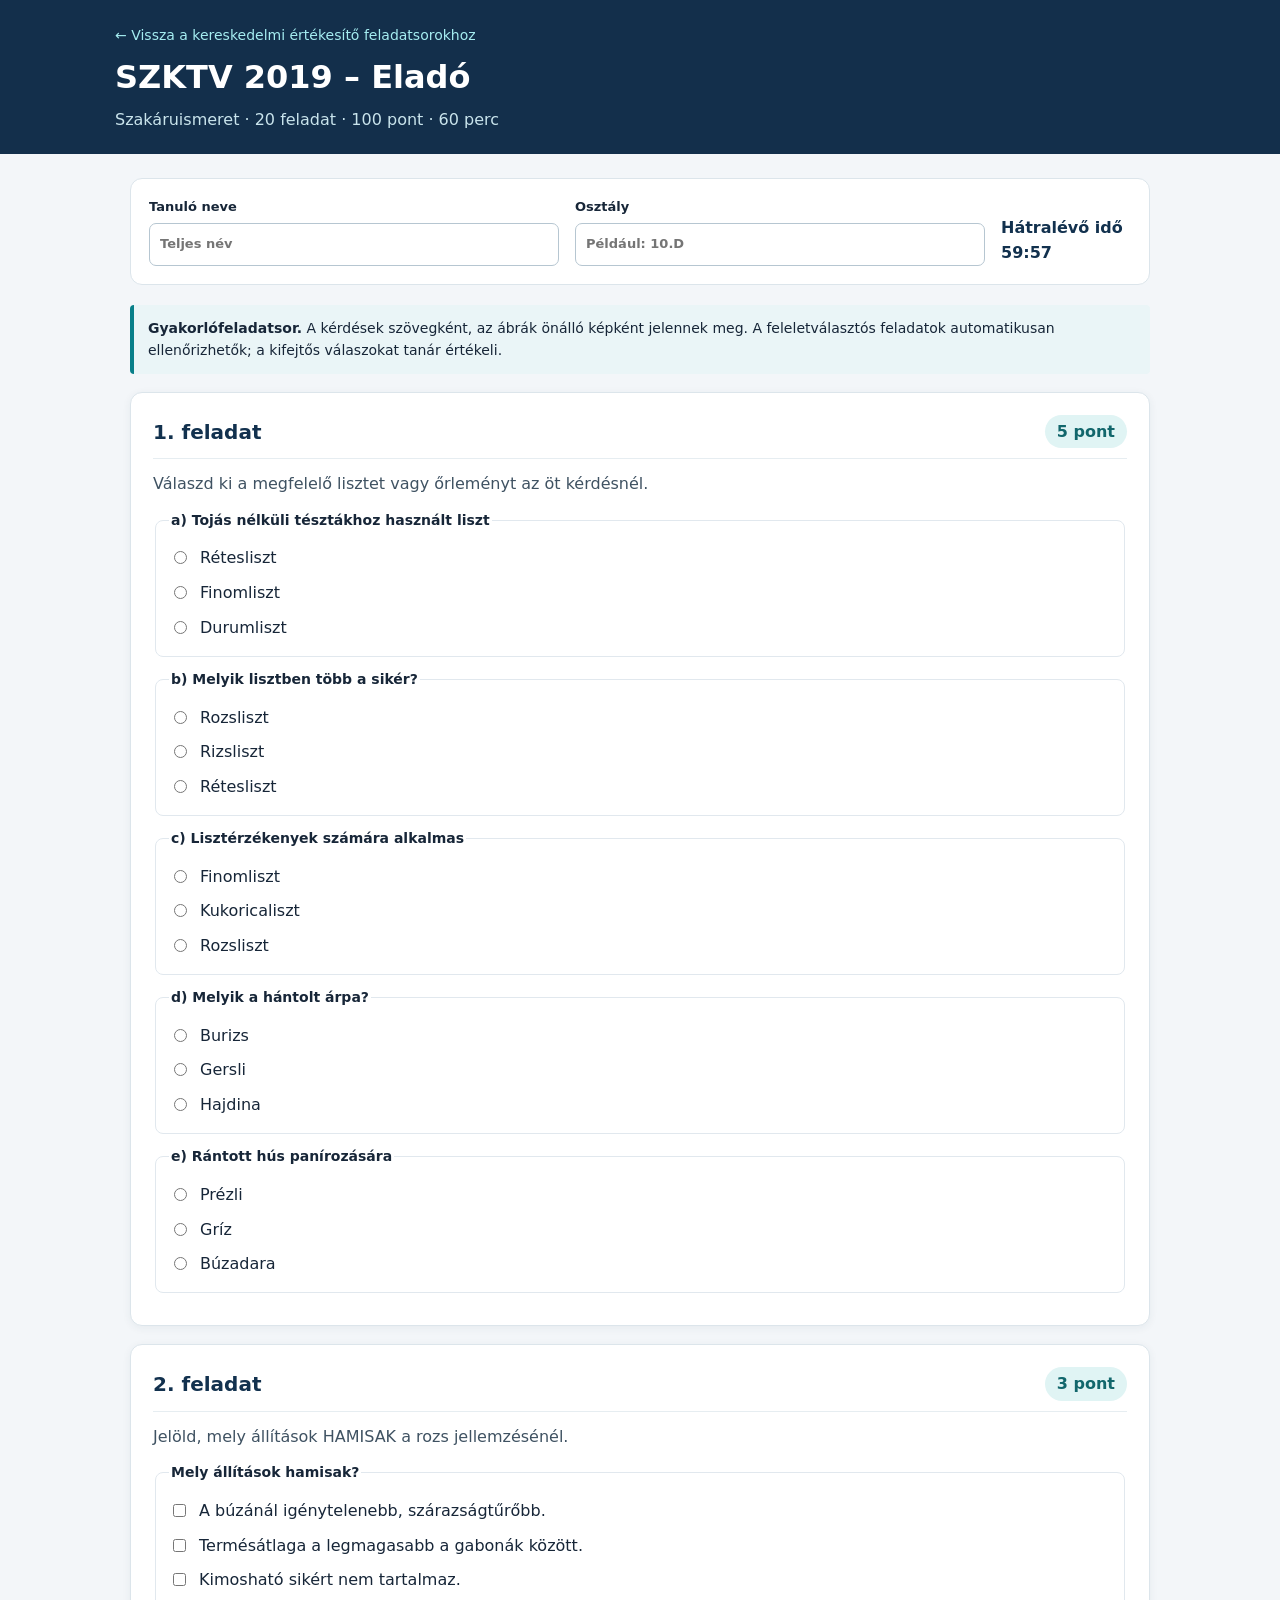
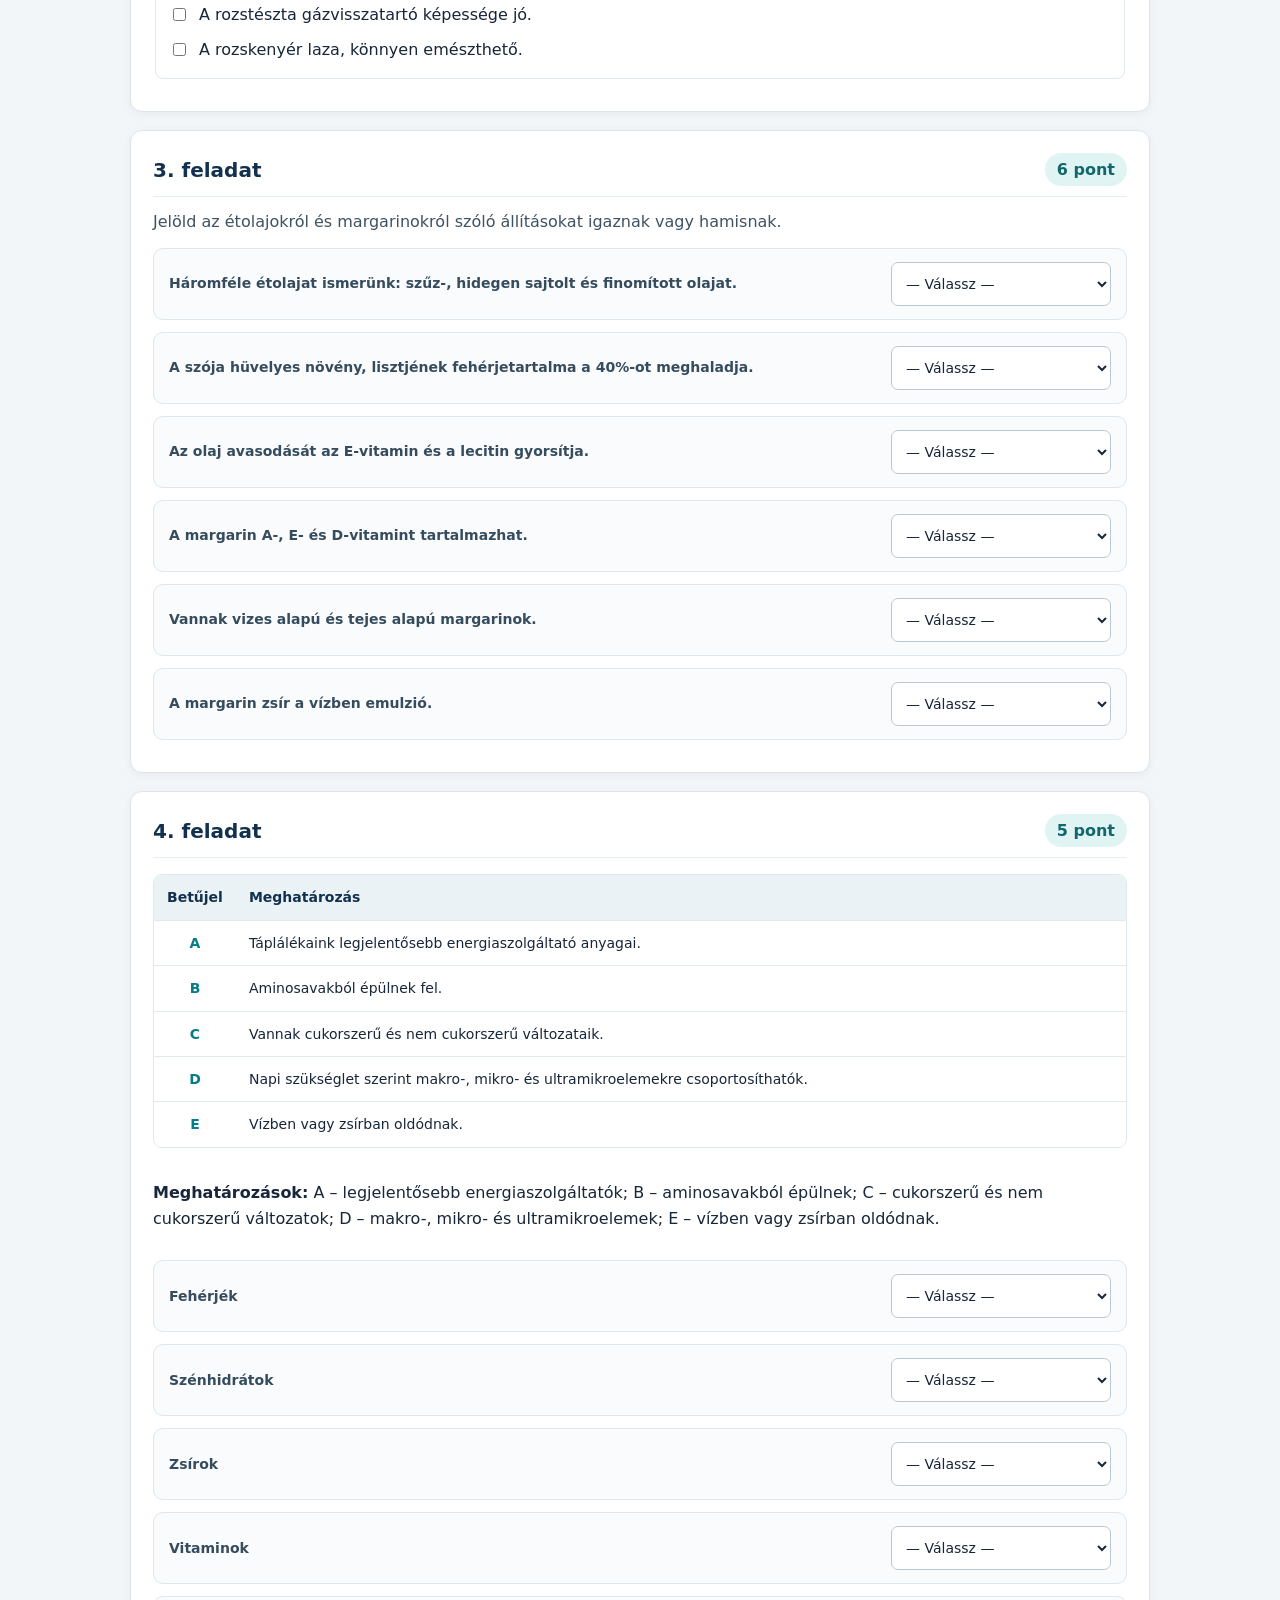
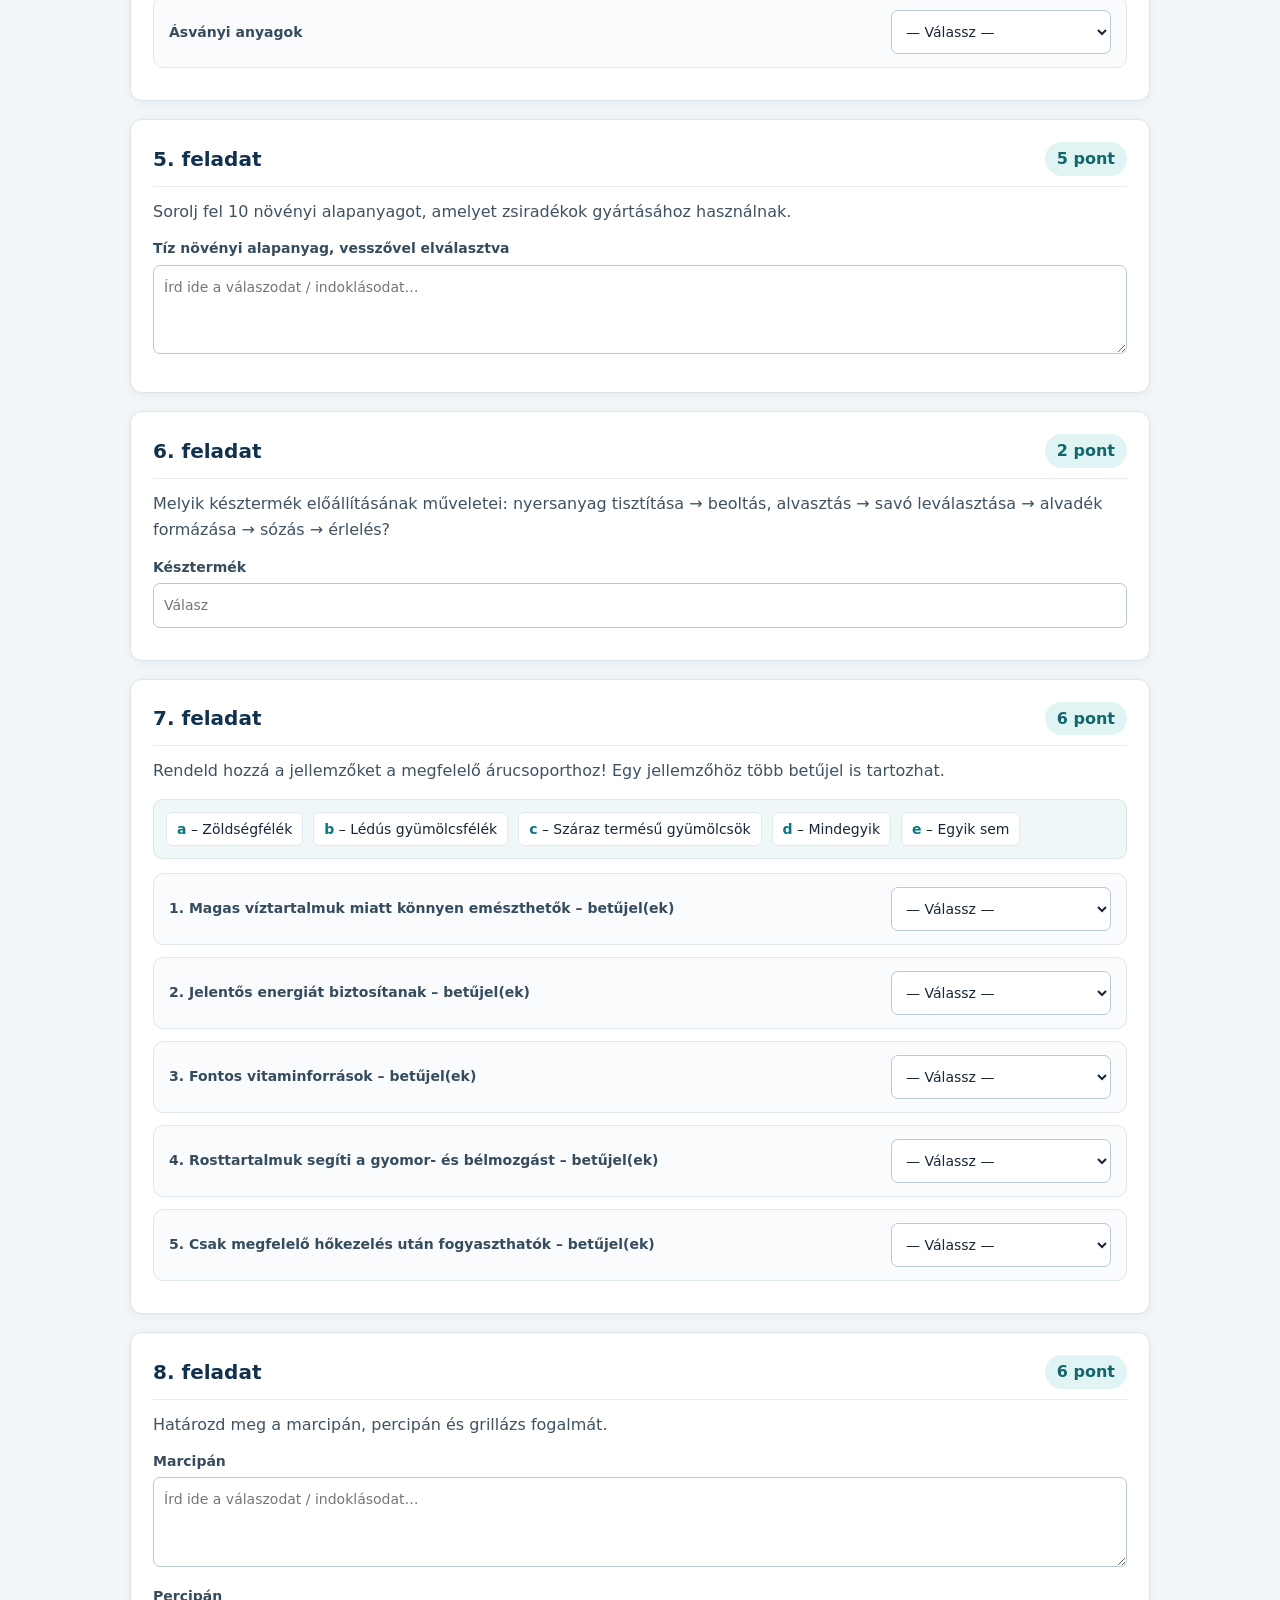
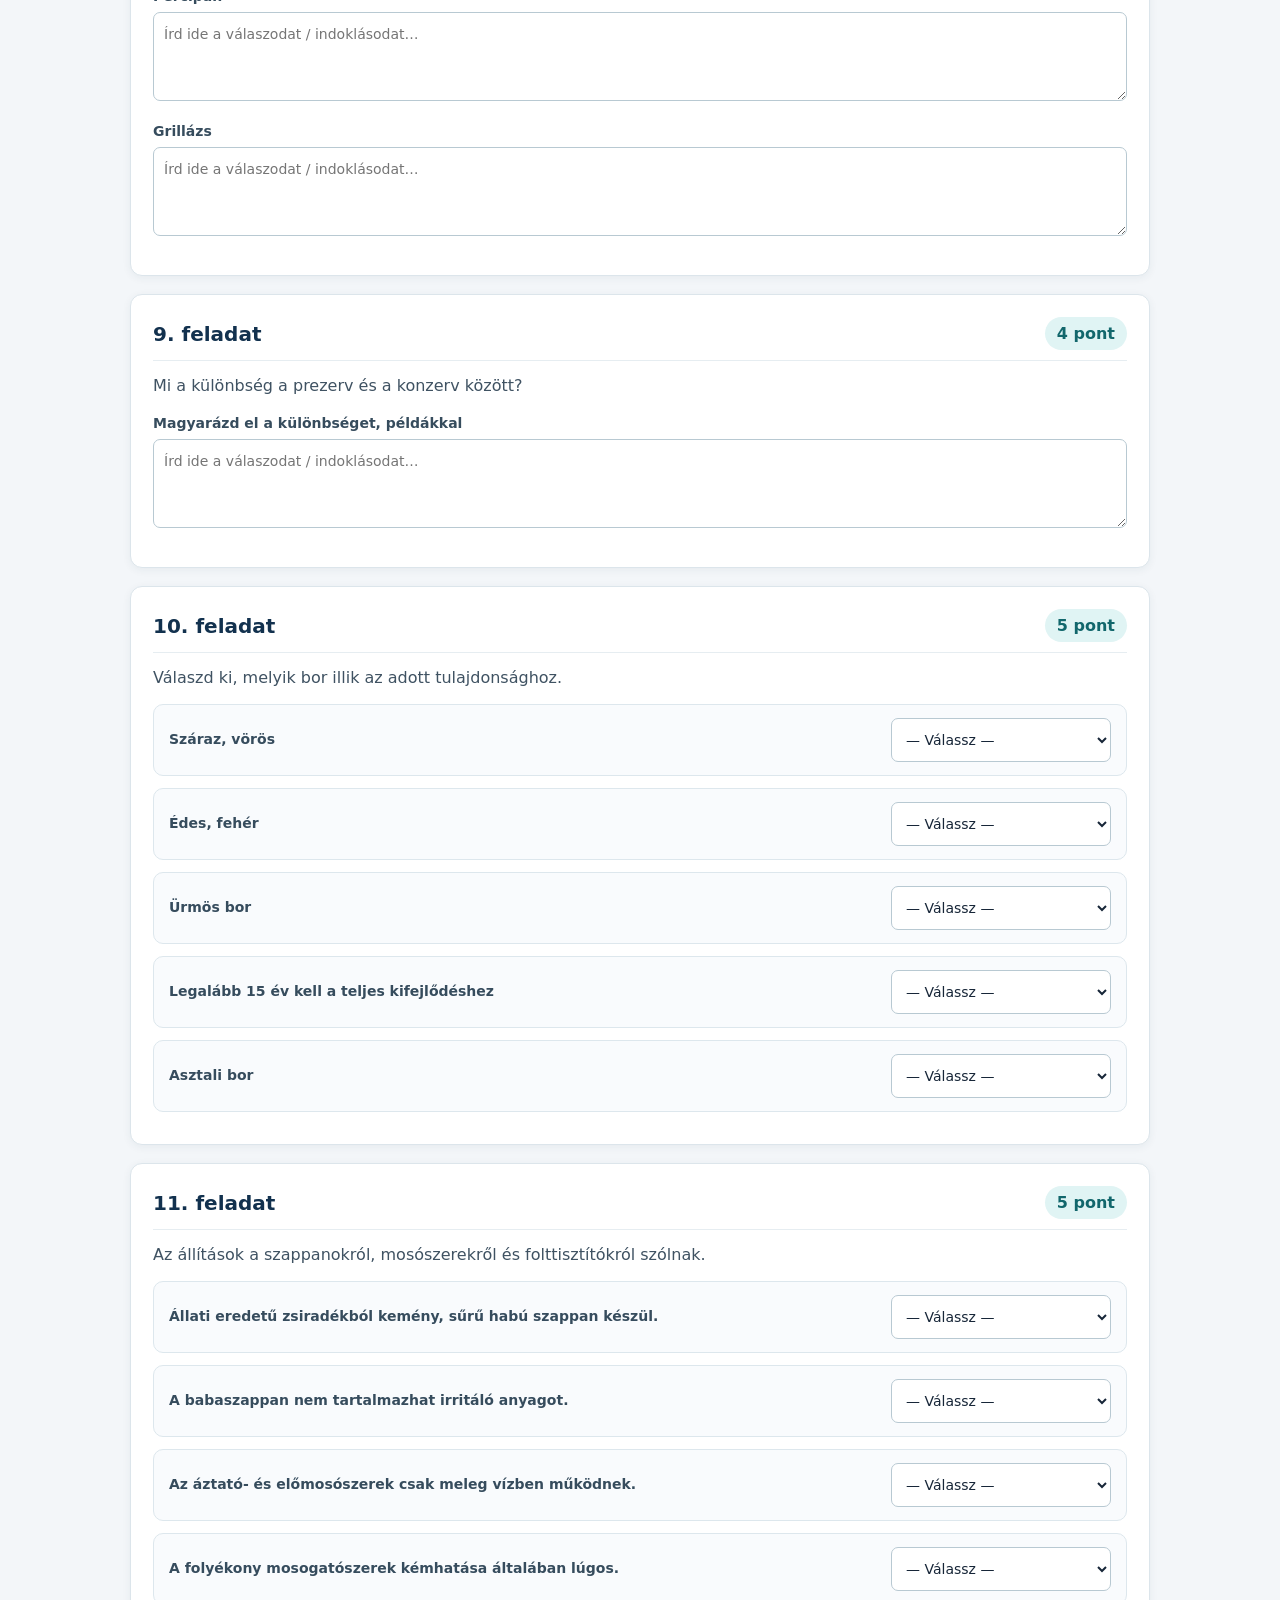
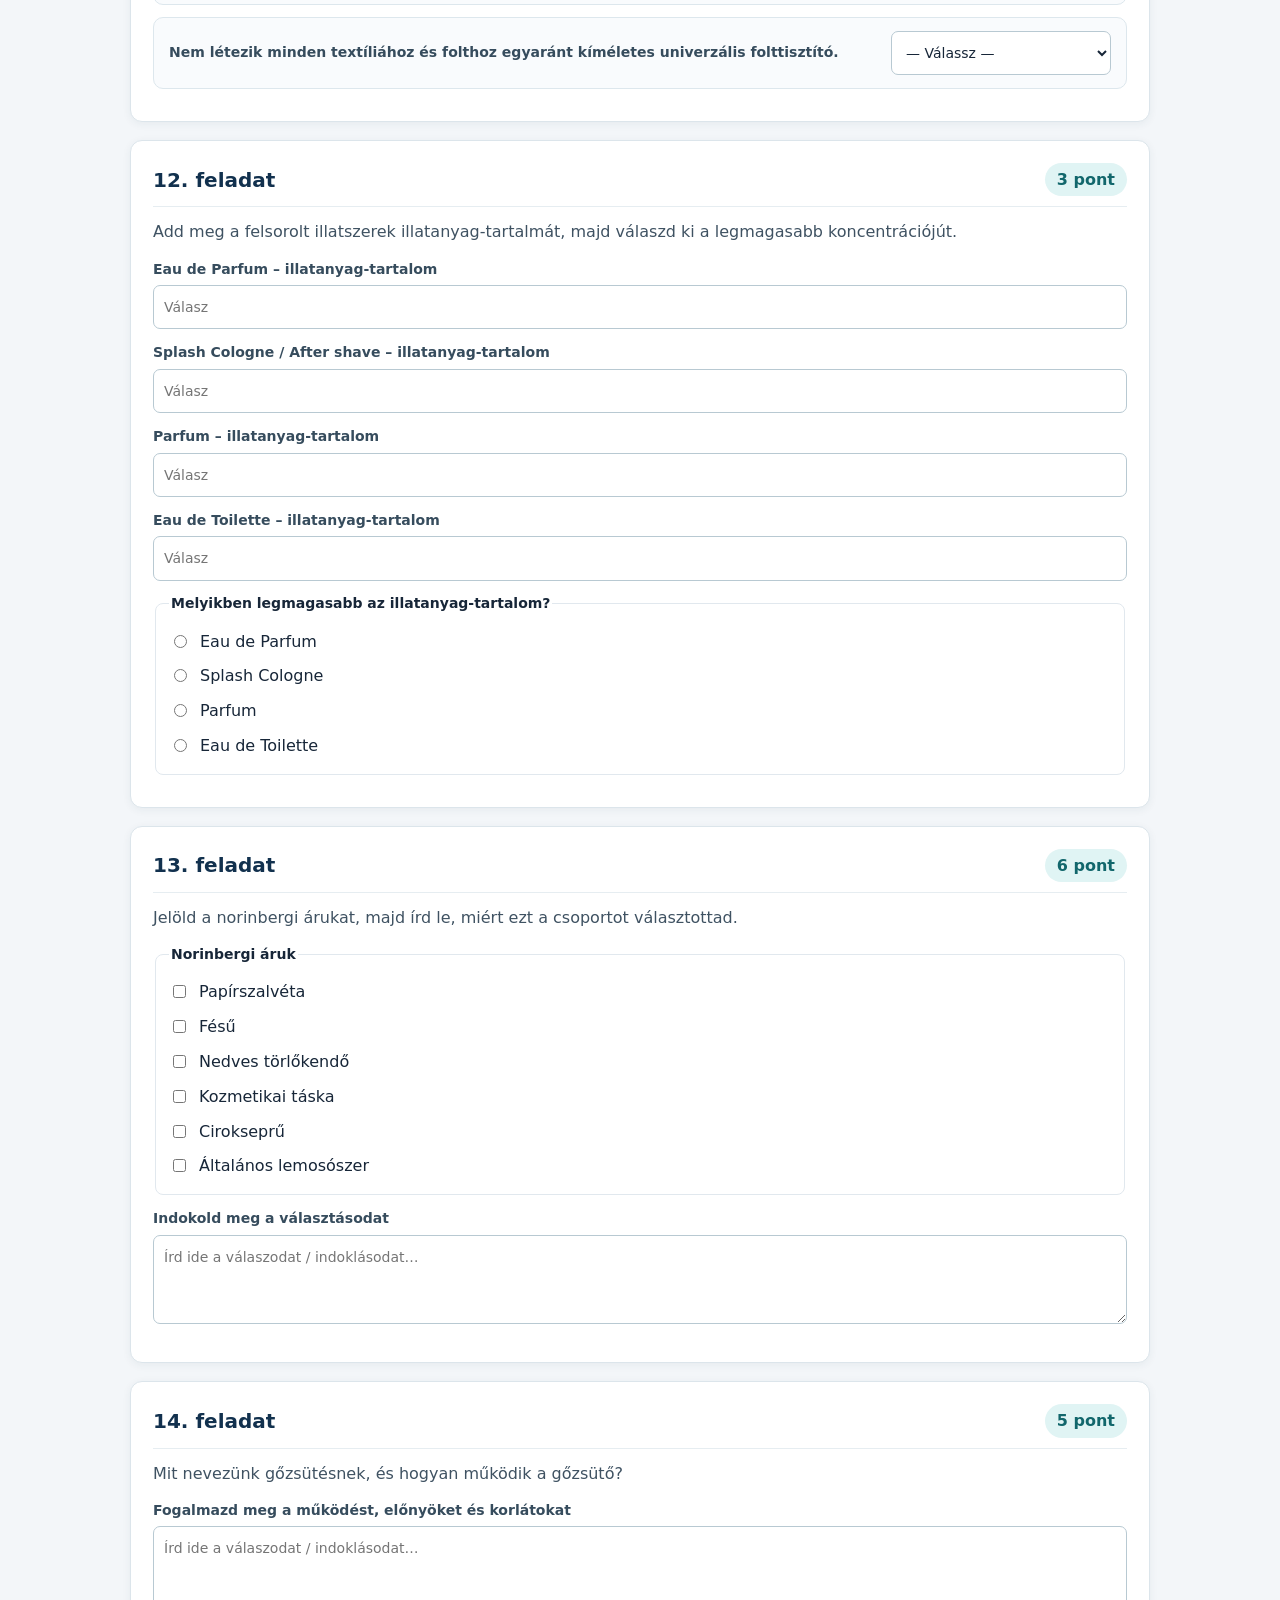
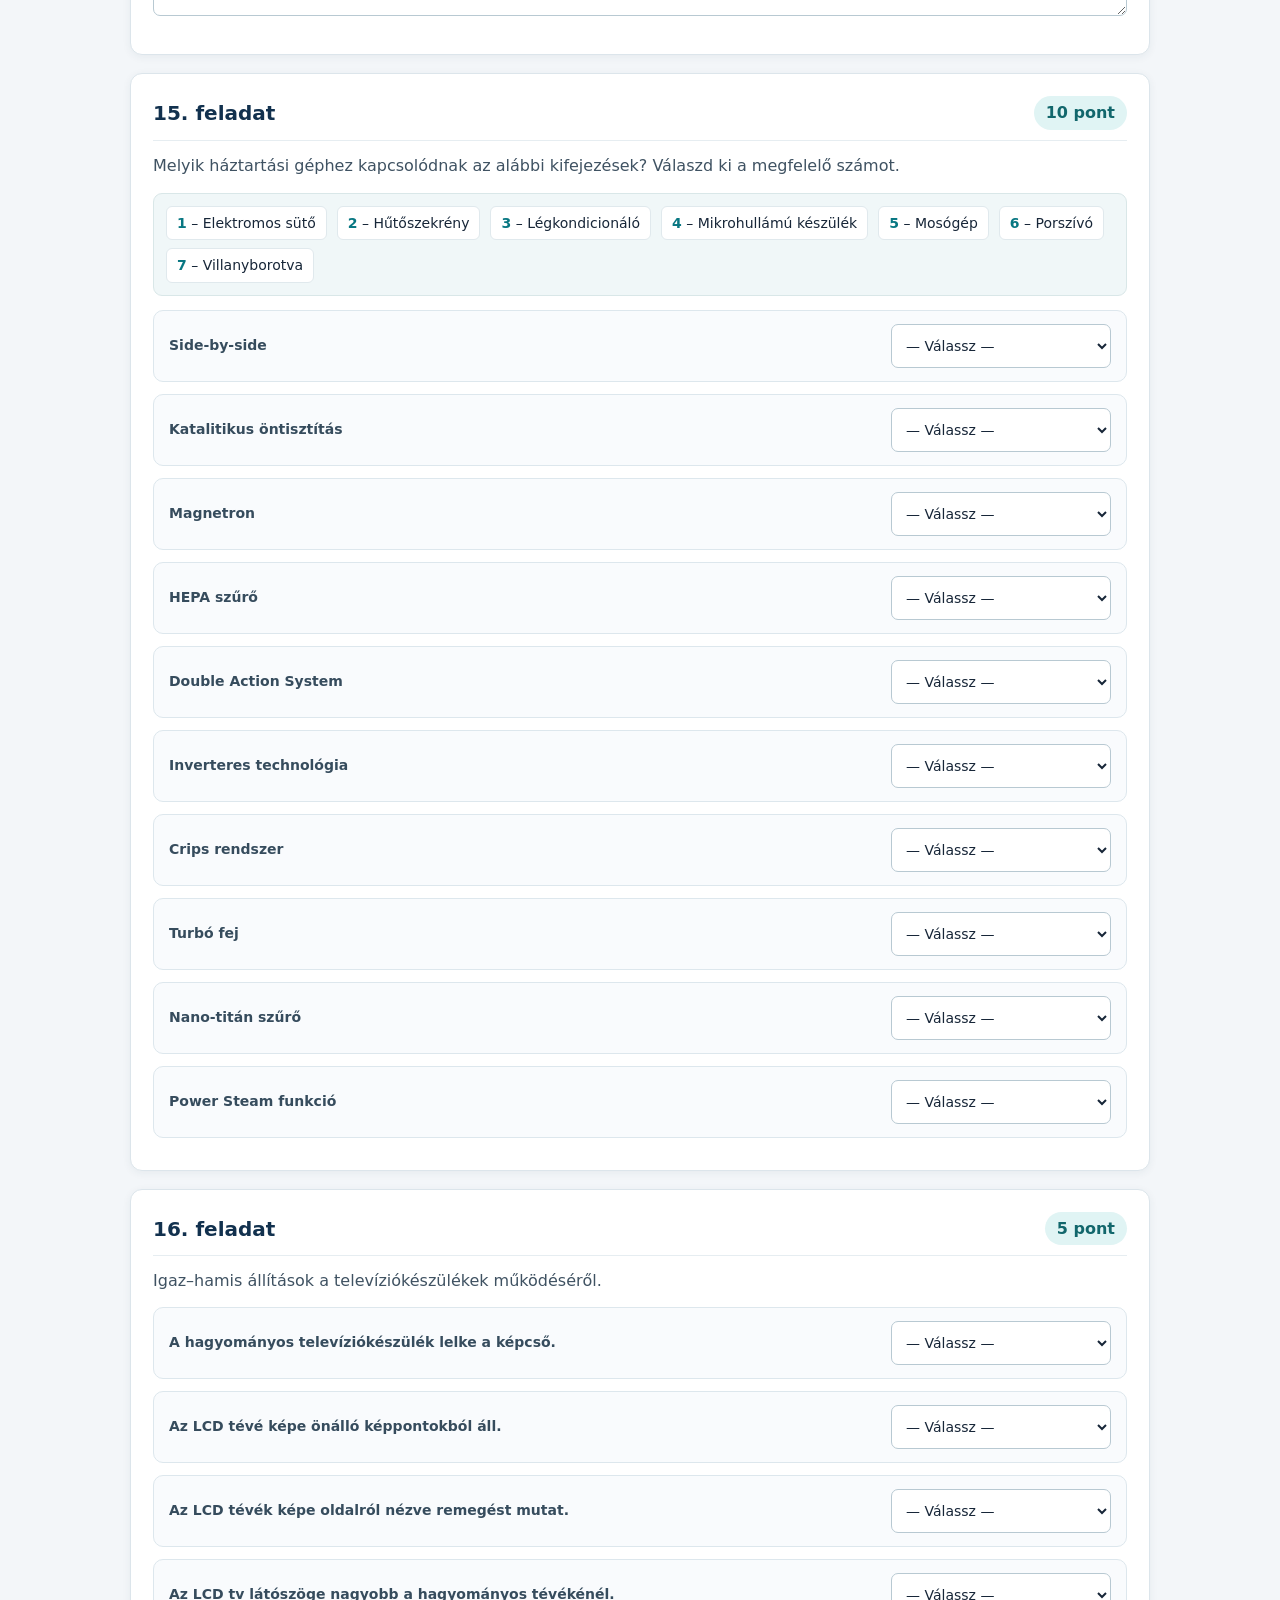
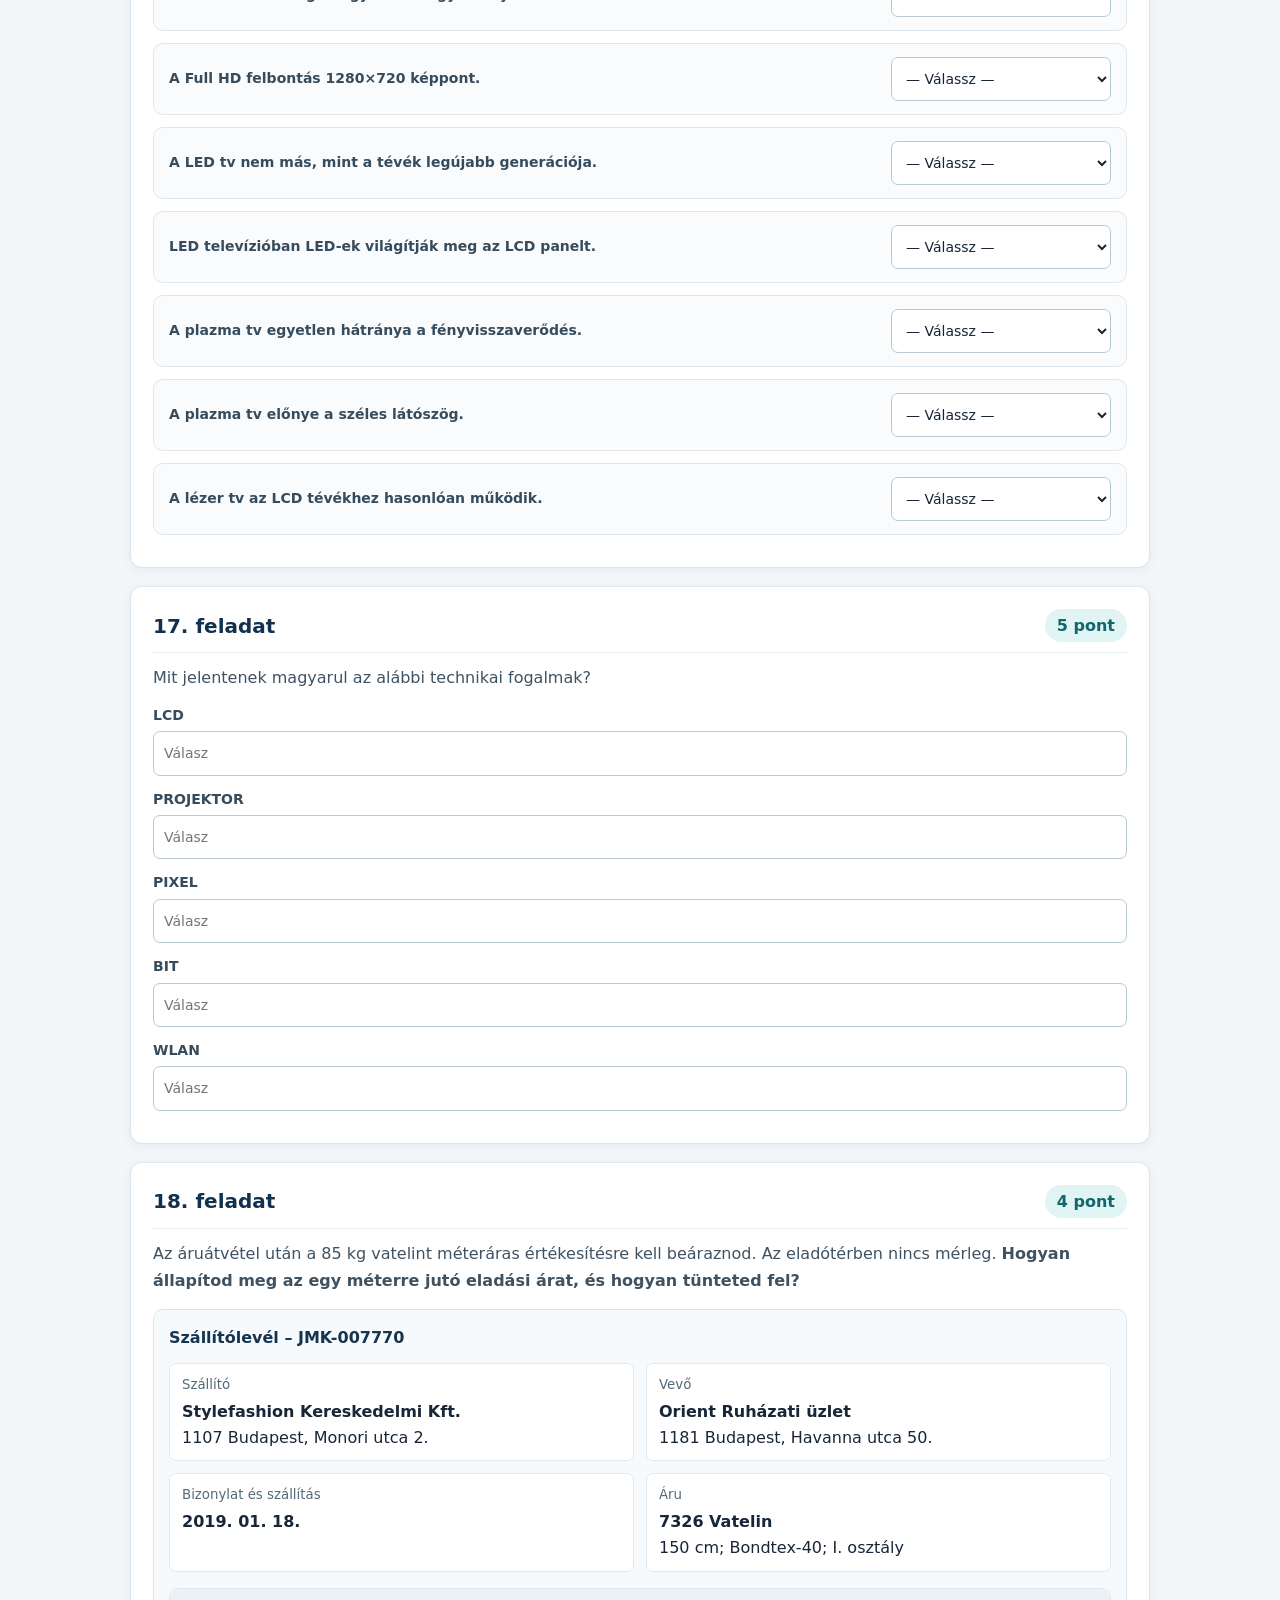
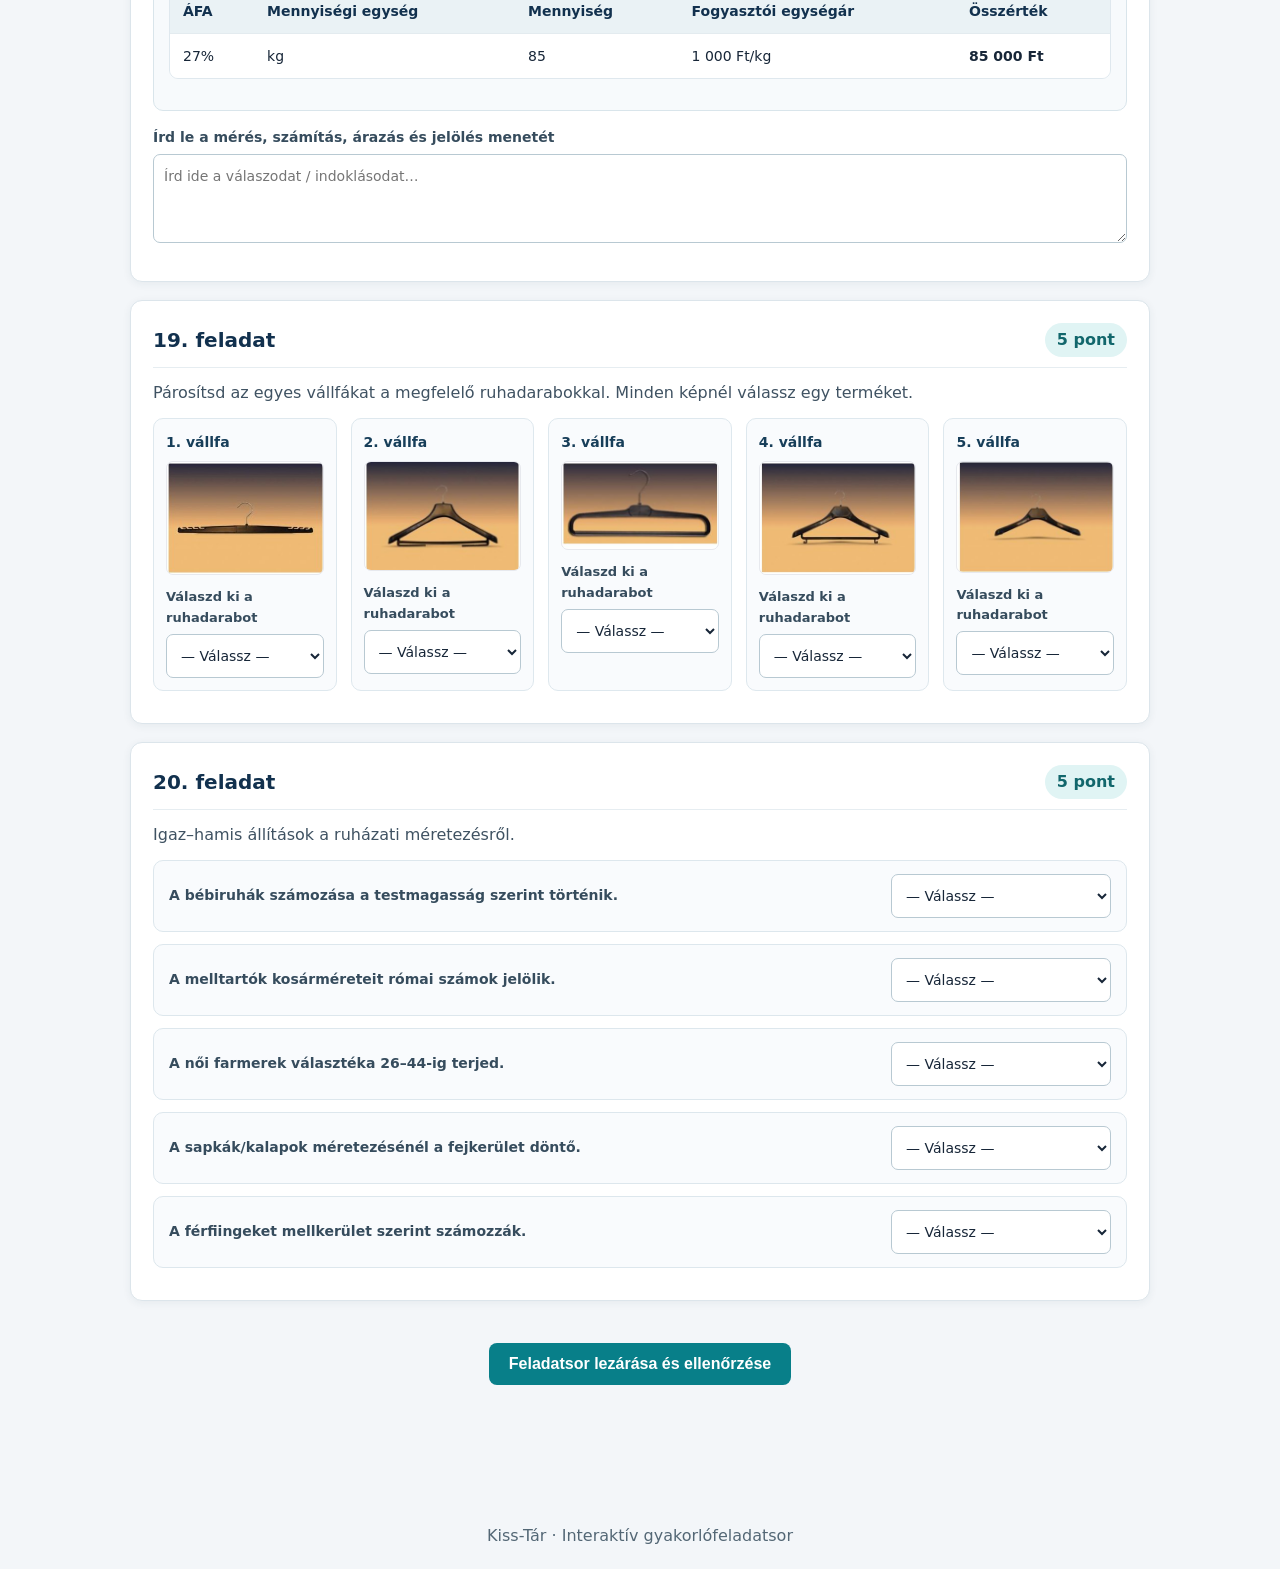
<file: kereskedelmi-ertekesito/feladatsorok/szktv-2019-elado-szakaruismeret.html>
<!DOCTYPE html>

<html lang="hu"><head><meta charset="utf-8"/><meta content="width=device-width,initial-scale=1" name="viewport"/><title>SZKTV 2019 – Eladó – Szakáruismeret | Kiss-Tár</title><style>
:root{--blue:#12314e;--teal:#087c86;--bg:#f3f6f9;--border:#dce5eb;--ink:#172638}*{box-sizing:border-box}body{margin:0;background:var(--bg);color:var(--ink);font:16px/1.6 system-ui,Segoe UI,Arial,sans-serif}header{background:#132f4b;color:white;padding:22px max(20px,calc((100% - 1050px)/2))}header h1{margin:4px 0;font-size:clamp(22px,3vw,32px)}header p{margin:0;color:#c9e4ec}a{color:inherit}.back{display:inline-block;color:#a5edf1;text-decoration:none;font-size:14px}main{max-width:1050px;margin:24px auto;padding:0 15px 70px}.bar{display:flex;flex-wrap:wrap;gap:16px;align-items:end;background:white;border:1px solid var(--border);border-radius:12px;padding:18px;margin-bottom:20px}.bar label{flex:1;min-width:190px;font-size:13px;font-weight:700}.bar input{display:block;width:100%;margin-top:5px;padding:10px;border:1px solid #b6c6d1;border-radius:7px;font:inherit}.stat{font-weight:750;color:var(--blue);min-width:130px}.task{background:white;border:1px solid var(--border);border-radius:12px;margin:18px 0;padding:22px;box-shadow:0 2px 9px #203c5310}.taskhead{display:flex;justify-content:space-between;align-items:center;gap:12px;border-bottom:1px solid #e6edf1;padding-bottom:10px}.taskhead h2{font-size:20px;margin:0;color:var(--blue)}.taskhead span{background:#e0f4f4;padding:4px 12px;border-radius:30px;font-weight:700;color:#12676c;white-space:nowrap}.description{margin:12px 0;color:#3f5262}details{border:1px solid #e1e8ee;border-radius:8px;margin:15px 0;background:#f9fbfc}summary{cursor:pointer;padding:9px 13px;font-weight:650;color:#087782}.pages{padding:8px;text-align:center}.pages img{max-width:100%;height:auto;border:1px solid #d6dfe6;margin:6px auto;display:block}.answers{display:grid;grid-template-columns:repeat(auto-fit,minmax(265px,1fr));gap:12px}.field{display:block;font-size:14px;font-weight:600;color:#364c5d}.field span{display:block;margin-bottom:5px}.field input,.field textarea,.field select{background:#fff;color:#172638;width:100%;border:1px solid #b8c9d2;border-radius:7px;padding:10px;font:inherit;font-weight:400}.field textarea{resize:vertical}.field input:focus,.field textarea:focus,.field select:focus{outline:2px solid #6ecacb;outline-offset:1px}.choice{border:1px solid #e1e8ee;border-radius:8px;padding:10px 13px;min-width:0}.choice legend{font-size:14px;font-weight:650}.choice label{display:block;padding:5px 0;cursor:pointer}.feedback{font-size:13px;margin-top:10px;color:#467273}.correct{border-color:#80c6a4!important;background:#f1fcf6!important}.wrong{border-color:#e99b9b!important;background:#fff5f5!important}.results{background:#fff;border:1px solid var(--border);padding:22px;border-radius:12px;margin-top:18px}.primary{background:#087f89;color:#fff;border:0;border-radius:8px;padding:12px 20px;font-size:16px;font-weight:700;cursor:pointer}.secondary{background:white;border:1px solid #9bafb9;border-radius:8px;padding:11px 16px;cursor:pointer}.notice{padding:12px 14px;border-left:4px solid #087f89;background:#eaf5f7;border-radius:4px;font-size:14px}.score{font-size:24px;font-weight:800;color:#163e59}.small{color:#526575;font-size:13px}.manual-list{margin:6px 0 0;padding-left:20px}#resultText{white-space:pre-line}footer{text-align:center;padding:20px;color:#536775}@media print{header,.bar,details,.controls{display:none!important}.task{break-inside:avoid;box-shadow:none}.results{border:1px solid #aaa}}
/* 2019 – egységesített olvashatóság és válaszmezők */
.task,.card{overflow-wrap:anywhere}
.taskhead,.title{flex-wrap:wrap}
.answers{display:grid;grid-template-columns:1fr;gap:12px}
.answers>.field:has(select){display:grid;grid-template-columns:minmax(0,1fr) minmax(150px,200px);gap:14px;align-items:center;padding:12px 14px;border:1px solid #e1e8ee;border-radius:9px;background:#f9fbfd}
.answers>.field:has(select)>span{margin:0;line-height:1.55}
.answers>.field:has(select)>select{width:100%;min-width:0}
.answers .choice{min-width:0;line-height:1.55}
.answers .choice label{display:flex;align-items:flex-start;gap:9px;line-height:1.5}
.answers .choice input[type=checkbox],.answers .choice input[type=radio]{width:auto;flex:none;margin-top:5px}
.description{line-height:1.65}
@media(max-width:650px){.answers>.field:has(select){grid-template-columns:1fr;gap:8px}.task{padding:15px}.grid{grid-template-columns:1fr!important}.answer{min-width:0}}

/* 2019 szakáruismeret: gondosan tagolt, csak szükséges szövegek */
.task{overflow-wrap:normal}.task p{line-height:1.65}.table-wrap{overflow-x:auto;margin:16px 0;border-radius:9px;border:1px solid #dfe8ee}
.clean-table{width:100%;border-collapse:collapse;font-size:14px;background:white}.clean-table th{background:#eaf2f5;color:#12314e;text-align:left;font-weight:700}.clean-table th,.clean-table td{padding:11px 13px;border-bottom:1px solid #e3ebef;vertical-align:top}.clean-table tr:last-child td{border-bottom:0}.definitions td:first-child{width:70px;text-align:center;font-weight:800;color:#087c86}
.info-box{border:1px solid #d9e5eb;border-radius:10px;background:#f7fafc;margin:15px 0;padding:15px}.data-title{font-size:16px;font-weight:800;color:#15344e;margin-bottom:12px}.info-grid{display:grid;grid-template-columns:repeat(2,minmax(0,1fr));gap:12px}.info-grid>div{padding:10px 12px;background:#fff;border:1px solid #e2e9ed;border-radius:7px}.info-grid small{display:block;color:#536a78;margin-bottom:4px}.info-grid strong{font-weight:700}.key-panel{display:flex;flex-wrap:wrap;gap:8px 10px;background:#f0f7f8;border:1px solid #d9e7e8;border-radius:9px;padding:12px;margin:14px 0}.key-panel span{padding:5px 10px;background:white;border:1px solid #e0e9ed;border-radius:6px;font-size:14px}.key-panel b{color:#087782}.hanger-grid{display:grid;grid-template-columns:repeat(auto-fit,minmax(180px,1fr));gap:14px}.hanger-card{border:1px solid #dee8ee;border-radius:10px;padding:12px;background:#f9fbfd}.hanger-card img{display:block;width:100%;height:148px;object-fit:contain;background:#f4f6f8;border:1px solid #e7e9ee;border-radius:7px;margin:7px 0 12px}.hanger-no{font-size:14px;font-weight:750;color:#173e59}.hanger-card .field{font-size:13px}.hanger-card select{font-size:14px}
.truth-task .answers{grid-template-columns:1fr}.truth-task .answers>.field:has(select){grid-template-columns:minmax(0,1fr) 155px}.answers>.field:has(select){overflow-wrap:break-word}
@media(max-width:650px){.info-grid{grid-template-columns:1fr}.truth-task .answers>.field:has(select){grid-template-columns:1fr}.clean-table{font-size:13px}.clean-table th,.clean-table td{padding:9px}}
</style><style>
.original-task-text{margin:16px 0 20px;padding:17px 19px;border:1px solid #d9e5ee;background:#f7fafc;border-radius:12px;color:#22364a;max-width:100%;overflow-wrap:anywhere}
.original-task-label{font-size:12px;font-weight:800;letter-spacing:.055em;text-transform:uppercase;color:#0e7490;margin-bottom:10px}
.original-task-body{white-space:pre-wrap;font-size:15px;line-height:1.7;font-family:inherit;tab-size:3}
.original-task-body br{display:block}
.task-card img,.task img,.card img{max-width:100%;height:auto}
@media(max-width:680px){.original-task-text{padding:13px}.original-task-body{font-size:14px;line-height:1.65}}
</style><style>
/* Kiss-Tár: átlátható, ismétlésmentes feladatmegjelenítés */
.task,.task-card,.card[id^="section-"]{overflow:visible;overflow-wrap:break-word}
.task .answers,.task-card .grid-2,.card .grid{min-width:0}
.task .field,.task .choice,.task-card .field-row,.task-card .answer-field,.card .answer{min-width:0;max-width:100%}
.task select,.task input:not([type=checkbox]):not([type=radio]),.task textarea,.task-card select,.task-card input:not([type=checkbox]):not([type=radio]),.task-card textarea,.card select,.card input{max-width:100%;min-width:0}
.task select,.task-card select,.card select{min-height:44px}
.task .answers>.field:has(select),.task-card .answer-field:has(select){display:grid;grid-template-columns:minmax(0,1fr) minmax(160px,220px);align-items:center;gap:18px;padding:13px 15px;border:1px solid #dde7ed;border-radius:10px;background:#f9fbfd}
.task .answers>.field:has(select)>span,.task-card .answer-field:has(select)>span{margin:0;line-height:1.55}
.task .answers>.field:has(select)>select,.task-card .answer-field:has(select)>select{width:100%}
.task .choice label{display:flex;align-items:flex-start;gap:10px;line-height:1.55}
.task .choice input[type=checkbox],.task .choice input[type=radio]{width:auto;flex:none;margin-top:5px}
.kt-context{border-left:3px solid #19a1a5;background:#f4f8fb;border-radius:0 10px 10px 0;padding:14px 18px;margin:16px 0 20px;color:#263d52}
.kt-context h4{margin:0 0 10px;font-size:15px;letter-spacing:.01em;color:#0a6673}
.kt-context p{margin:0 0 11px;line-height:1.65}
.kt-context p:last-child{margin-bottom:0}
.kt-source-lines{white-space:pre-line;line-height:1.8;margin:0;font-family:inherit;word-break:normal}
.kt-context .kt-data-list{margin:0;padding-left:19px;line-height:1.75}
.kt-context .kt-data-list li{padding:3px 0}
.kt-section{border-top:1px solid #e3ebf0;padding-top:13px;margin-top:14px}
.kt-section:first-child{border-top:0;margin-top:0;padding-top:0}
.kt-section h4{font-size:15px;margin:0 0 8px;color:#075e70}
.kt-section p{margin:0;white-space:pre-line;line-height:1.7}
.kt-group{margin:12px 0 20px;padding:13px 16px;border:1px solid #e0e9ef;background:#fafcfd;border-radius:10px}
.kt-group h4{margin:0 0 8px;color:#144a69;font-size:15px}
.kt-group p{margin:0;white-space:pre-line;line-height:1.65}
.kt-choice-note{color:#526779;font-size:13px;margin:5px 0 10px}
.task .description,.task-card .question-text{line-height:1.65}
.task-card .row-inputs{display:grid;grid-template-columns:repeat(auto-fit,minmax(min(100%,280px),1fr));gap:12px}
.task-card .row-inputs>.answer-field{display:flex;flex-direction:column;align-items:stretch}
.task-card .row-inputs>.answer-field select{max-width:100%}
@media(max-width:700px){.task .answers>.field:has(select),.task-card .answer-field:has(select){grid-template-columns:1fr;gap:8px}.kt-context{padding:12px}.task-card .row-inputs{grid-template-columns:1fr}}
</style><style>
/* Kiss-Tár – 2019–2020 ellenőrzött egyszerűsítés */
.kt-context{margin:14px 0 18px;padding:14px 17px;background:#f8fafc;border:1px solid #e1e9ef;border-left:3px solid #0e7490;border-radius:8px}
.kt-context .kt-source-lines{white-space:pre-line;line-height:1.75;overflow-wrap:normal;word-break:normal}
.kt-context .kt-section{padding-top:12px;margin-top:12px}
.kt-context .kt-section h4{margin:0 0 8px}
.answer,.answer-field,.field-row{min-width:0}
.answer select,.answer-field select,.field-row select{min-width:0;max-width:100%;width:100%;min-height:42px}
.answer label,.answer-field>span,.field-row>label{line-height:1.5}
.question-block{padding-bottom:18px;margin-bottom:18px;border-bottom:1px solid #e4eaf0}
.question-block:last-of-type{border-bottom:0}
.question-block h4{margin:0 0 6px}
.reasons{white-space:pre-line;line-height:1.7;background:#f8fafc;border-radius:7px;padding:12px 15px;margin:12px 0}
@media(max-width:720px){.row-inputs,.grid-2{grid-template-columns:1fr!important}.kt-context{padding:12px}.task .field,.task-card .answer-field{min-width:0}}
</style></head><body><header><a class="back" href="../">← Vissza a kereskedelmi értékesítő feladatsorokhoz</a><h1>SZKTV 2019 – Eladó</h1><p>Szakáruismeret · 20 feladat · 100 pont · 60 perc</p></header><main><div class="bar"><label>Tanuló neve<input id="studentName" placeholder="Teljes név"/></label><label>Osztály<input id="studentClass" placeholder="Például: 10.D"/></label><div class="stat">Hátralévő idő<br/><span id="clock">60:00</span></div></div><p class="notice"><strong>Gyakorlófeladatsor.</strong> A kérdések szövegként, az ábrák önálló képként jelennek meg. A feleletválasztós feladatok automatikusan ellenőrizhetők; a kifejtős válaszokat tanár értékeli.</p><section class="task" id="f1"><div class="taskhead"><h2>1. feladat</h2><span>5 pont</span></div><p class="description">Válaszd ki a megfelelő lisztet vagy őrleményt az öt kérdésnél.</p><div class="answers"><fieldset class="choice"><legend>a) Tojás nélküli tésztákhoz használt liszt</legend><label><input name="f1_1" type="radio" value="Rétesliszt"/> Rétesliszt</label><label><input name="f1_1" type="radio" value="Finomliszt"/> Finomliszt</label><label><input name="f1_1" type="radio" value="Durumliszt"/> Durumliszt</label></fieldset><fieldset class="choice"><legend>b) Melyik lisztben több a sikér?</legend><label><input name="f1_2" type="radio" value="Rozsliszt"/> Rozsliszt</label><label><input name="f1_2" type="radio" value="Rizsliszt"/> Rizsliszt</label><label><input name="f1_2" type="radio" value="Rétesliszt"/> Rétesliszt</label></fieldset><fieldset class="choice"><legend>c) Lisztérzékenyek számára alkalmas</legend><label><input name="f1_3" type="radio" value="Finomliszt"/> Finomliszt</label><label><input name="f1_3" type="radio" value="Kukoricaliszt"/> Kukoricaliszt</label><label><input name="f1_3" type="radio" value="Rozsliszt"/> Rozsliszt</label></fieldset><fieldset class="choice"><legend>d) Melyik a hántolt árpa?</legend><label><input name="f1_4" type="radio" value="Burizs"/> Burizs</label><label><input name="f1_4" type="radio" value="Gersli"/> Gersli</label><label><input name="f1_4" type="radio" value="Hajdina"/> Hajdina</label></fieldset><fieldset class="choice"><legend>e) Rántott hús panírozására</legend><label><input name="f1_5" type="radio" value="Prézli"/> Prézli</label><label><input name="f1_5" type="radio" value="Gríz"/> Gríz</label><label><input name="f1_5" type="radio" value="Búzadara"/> Búzadara</label></fieldset></div><div aria-live="polite" class="feedback"></div></section><section class="task" id="f2"><div class="taskhead"><h2>2. feladat</h2><span>3 pont</span></div><p class="description">Jelöld, mely állítások HAMISAK a rozs jellemzésénél.</p><div class="answers"><fieldset class="choice"><legend>Mely állítások hamisak?</legend><label><input name="f2_1" type="checkbox" value="1"/> A búzánál igénytelenebb, szárazságtűrőbb.</label><label><input name="f2_1" type="checkbox" value="2"/> Termésátlaga a legmagasabb a gabonák között.</label><label><input name="f2_1" type="checkbox" value="3"/> Kimosható sikért nem tartalmaz.</label><label><input name="f2_1" type="checkbox" value="4"/> A rozstészta gázvisszatartó képessége jó.</label><label><input name="f2_1" type="checkbox" value="5"/> A rozskenyér laza, könnyen emészthető.</label></fieldset></div><div aria-live="polite" class="feedback"></div></section><section class="task truth-task" id="f3"><div class="taskhead"><h2>3. feladat</h2><span>6 pont</span></div><p class="description">Jelöld az étolajokról és margarinokról szóló állításokat igaznak vagy hamisnak.</p><div class="answers"><label class="field"><span>Háromféle étolajat ismerünk: szűz-, hidegen sajtolt és finomított olajat.</span><select aria-label="Válasz kiválasztása" name="f3_1"><option value="">— Válassz —</option><option value="I">Igaz</option><option value="H">Hamis</option></select></label><label class="field"><span>A szója hüvelyes növény, lisztjének fehérjetartalma a 40%-ot meghaladja.</span><select aria-label="Válasz kiválasztása" name="f3_2"><option value="">— Válassz —</option><option value="I">Igaz</option><option value="H">Hamis</option></select></label><label class="field"><span>Az olaj avasodását az E-vitamin és a lecitin gyorsítja.</span><select aria-label="Válasz kiválasztása" name="f3_3"><option value="">— Válassz —</option><option value="I">Igaz</option><option value="H">Hamis</option></select></label><label class="field"><span>A margarin A-, E- és D-vitamint tartalmazhat.</span><select aria-label="Válasz kiválasztása" name="f3_4"><option value="">— Válassz —</option><option value="I">Igaz</option><option value="H">Hamis</option></select></label><label class="field"><span>Vannak vizes alapú és tejes alapú margarinok.</span><select aria-label="Válasz kiválasztása" name="f3_5"><option value="">— Válassz —</option><option value="I">Igaz</option><option value="H">Hamis</option></select></label><label class="field"><span>A margarin zsír a vízben emulzió.</span><select aria-label="Válasz kiválasztása" name="f3_6"><option value="">— Válassz —</option><option value="I">Igaz</option><option value="H">Hamis</option></select></label></div><div aria-live="polite" class="feedback"></div></section><section class="task" id="f4"><div class="taskhead"><h2>4. feladat</h2><span>5 pont</span></div><div class="table-wrap"><table class="clean-table definitions"><thead><tr><th>Betűjel</th><th>Meghatározás</th></tr></thead><tbody><tr><td>A</td><td>Táplálékaink legjelentősebb energiaszolgáltató anyagai.</td></tr><tr><td>B</td><td>Aminosavakból épülnek fel.</td></tr><tr><td>C</td><td>Vannak cukorszerű és nem cukorszerű változataik.</td></tr><tr><td>D</td><td>Napi szükséglet szerint makro-, mikro- és ultramikroelemekre csoportosíthatók.</td></tr><tr><td>E</td><td>Vízben vagy zsírban oldódnak.</td></tr></tbody></table></div><div class="answers"><p><strong>Meghatározások:</strong> A – legjelentősebb energiaszolgáltatók; B – aminosavakból épülnek; C – cukorszerű és nem cukorszerű változatok; D – makro-, mikro- és ultramikroelemek; E – vízben vagy zsírban oldódnak.</p><label class="field"><span>Fehérjék</span><select aria-label="Válasz kiválasztása" name="f4_1"><option value="">— Válassz —</option><option value="A">A</option><option value="B">B</option><option value="C">C</option><option value="D">D</option><option value="E">E</option></select></label><label class="field"><span>Szénhidrátok</span><select aria-label="Válasz kiválasztása" name="f4_2"><option value="">— Válassz —</option><option value="A">A</option><option value="B">B</option><option value="C">C</option><option value="D">D</option><option value="E">E</option></select></label><label class="field"><span>Zsírok</span><select aria-label="Válasz kiválasztása" name="f4_3"><option value="">— Válassz —</option><option value="A">A</option><option value="B">B</option><option value="C">C</option><option value="D">D</option><option value="E">E</option></select></label><label class="field"><span>Vitaminok</span><select aria-label="Válasz kiválasztása" name="f4_4"><option value="">— Válassz —</option><option value="A">A</option><option value="B">B</option><option value="C">C</option><option value="D">D</option><option value="E">E</option></select></label><label class="field"><span>Ásványi anyagok</span><select aria-label="Válasz kiválasztása" name="f4_5"><option value="">— Válassz —</option><option value="A">A</option><option value="B">B</option><option value="C">C</option><option value="D">D</option><option value="E">E</option></select></label></div><div aria-live="polite" class="feedback"></div></section><section class="task" id="f5"><div class="taskhead"><h2>5. feladat</h2><span>5 pont</span></div><p class="description">Sorolj fel 10 növényi alapanyagot, amelyet zsiradékok gyártásához használnak.</p><div class="answers"><label class="field"><span>Tíz növényi alapanyag, vesszővel elválasztva</span><textarea name="f5_1" placeholder="Írd ide a válaszodat / indoklásodat…" rows="3"></textarea></label></div><div aria-live="polite" class="feedback"></div></section><section class="task" id="f6"><div class="taskhead"><h2>6. feladat</h2><span>2 pont</span></div><p class="description">Melyik késztermék előállításának műveletei: nyersanyag tisztítása → beoltás, alvasztás → savó leválasztása → alvadék formázása → sózás → érlelés?</p><div class="answers"><label class="field"><span>Késztermék</span><input autocomplete="off" name="f6_1" placeholder="Válasz" type="text"/></label></div><div aria-live="polite" class="feedback"></div></section><section class="task" id="f7"><div class="taskhead"><h2>7. feladat</h2><span>6 pont</span></div><p class="description">Rendeld hozzá a jellemzőket a megfelelő árucsoporthoz! Egy jellemzőhöz több betűjel is tartozhat.</p><div class="key-panel"><span><b>a</b> – Zöldségfélék</span><span><b>b</b> – Lédús gyümölcsfélék</span><span><b>c</b> – Száraz termésű gyümölcsök</span><span><b>d</b> – Mindegyik</span><span><b>e</b> – Egyik sem</span></div><div class="answers"><label class="field"><span>1. Magas víztartalmuk miatt könnyen emészthetők – betűjel(ek)</span><select aria-label="1. Magas víztartalmuk miatt könnyen emészthetők – betűjel(ek)" name="f7_1"><option value="">— Válassz —</option><option value="a">a</option><option value="b">b</option><option value="c">c</option><option value="d">d</option><option value="e">e</option><option value="a,b">a,b</option></select></label><label class="field"><span>2. Jelentős energiát biztosítanak – betűjel(ek)</span><select aria-label="2. Jelentős energiát biztosítanak – betűjel(ek)" name="f7_2"><option value="">— Válassz —</option><option value="a">a</option><option value="b">b</option><option value="c">c</option><option value="d">d</option><option value="e">e</option></select></label><label class="field"><span>3. Fontos vitaminforrások – betűjel(ek)</span><select aria-label="3. Fontos vitaminforrások – betűjel(ek)" name="f7_3"><option value="">— Válassz —</option><option value="a">a</option><option value="b">b</option><option value="c">c</option><option value="d">d</option><option value="e">e</option></select></label><label class="field"><span>4. Rosttartalmuk segíti a gyomor- és bélmozgást – betűjel(ek)</span><select aria-label="4. Rosttartalmuk segíti a gyomor- és bélmozgást – betűjel(ek)" name="f7_4"><option value="">— Válassz —</option><option value="a">a</option><option value="b">b</option><option value="c">c</option><option value="d">d</option><option value="e">e</option></select></label><label class="field"><span>5. Csak megfelelő hőkezelés után fogyaszthatók – betűjel(ek)</span><select aria-label="5. Csak megfelelő hőkezelés után fogyaszthatók – betűjel(ek)" name="f7_5"><option value="">— Válassz —</option><option value="a">a</option><option value="b">b</option><option value="c">c</option><option value="d">d</option><option value="e">e</option></select></label></div><div aria-live="polite" class="feedback"></div></section><section class="task" id="f8"><div class="taskhead"><h2>8. feladat</h2><span>6 pont</span></div><p class="description">Határozd meg a marcipán, percipán és grillázs fogalmát.</p><div class="answers"><label class="field"><span>Marcipán</span><textarea name="f8_1" placeholder="Írd ide a válaszodat / indoklásodat…" rows="3"></textarea></label><label class="field"><span>Percipán</span><textarea name="f8_2" placeholder="Írd ide a válaszodat / indoklásodat…" rows="3"></textarea></label><label class="field"><span>Grillázs</span><textarea name="f8_3" placeholder="Írd ide a válaszodat / indoklásodat…" rows="3"></textarea></label></div><div aria-live="polite" class="feedback"></div></section><section class="task" id="f9"><div class="taskhead"><h2>9. feladat</h2><span>4 pont</span></div><p class="description">Mi a különbség a prezerv és a konzerv között?</p><div class="answers"><label class="field"><span>Magyarázd el a különbséget, példákkal</span><textarea name="f9_1" placeholder="Írd ide a válaszodat / indoklásodat…" rows="3"></textarea></label></div><div aria-live="polite" class="feedback"></div></section><section class="task" id="f10"><div class="taskhead"><h2>10. feladat</h2><span>5 pont</span></div><p class="description">Válaszd ki, melyik bor illik az adott tulajdonsághoz.</p><div class="answers"><label class="field"><span>Száraz, vörös</span><select aria-label="Válasz kiválasztása" name="f10_1"><option value="">— Válassz —</option><option value="Tokaji aszúesszencia">Tokaji aszúesszencia</option><option value="Tokaji Cuvée">Tokaji Cuvée</option><option value="Egri bikavér">Egri bikavér</option><option value="Zempléni furmint">Zempléni furmint</option><option value="Vermut">Vermut</option></select></label><label class="field"><span>Édes, fehér</span><select aria-label="Válasz kiválasztása" name="f10_2"><option value="">— Válassz —</option><option value="Tokaji aszúesszencia">Tokaji aszúesszencia</option><option value="Tokaji Cuvée">Tokaji Cuvée</option><option value="Egri bikavér">Egri bikavér</option><option value="Zempléni furmint">Zempléni furmint</option><option value="Vermut">Vermut</option></select></label><label class="field"><span>Ürmös bor</span><select aria-label="Válasz kiválasztása" name="f10_3"><option value="">— Válassz —</option><option value="Tokaji aszúesszencia">Tokaji aszúesszencia</option><option value="Tokaji Cuvée">Tokaji Cuvée</option><option value="Egri bikavér">Egri bikavér</option><option value="Zempléni furmint">Zempléni furmint</option><option value="Vermut">Vermut</option></select></label><label class="field"><span>Legalább 15 év kell a teljes kifejlődéshez</span><select aria-label="Válasz kiválasztása" name="f10_4"><option value="">— Válassz —</option><option value="Tokaji aszúesszencia">Tokaji aszúesszencia</option><option value="Tokaji Cuvée">Tokaji Cuvée</option><option value="Egri bikavér">Egri bikavér</option><option value="Zempléni furmint">Zempléni furmint</option><option value="Vermut">Vermut</option></select></label><label class="field"><span>Asztali bor</span><select aria-label="Válasz kiválasztása" name="f10_5"><option value="">— Válassz —</option><option value="Tokaji aszúesszencia">Tokaji aszúesszencia</option><option value="Tokaji Cuvée">Tokaji Cuvée</option><option value="Egri bikavér">Egri bikavér</option><option value="Zempléni furmint">Zempléni furmint</option><option value="Vermut">Vermut</option></select></label></div><div aria-live="polite" class="feedback"></div></section><section class="task truth-task" id="f11"><div class="taskhead"><h2>11. feladat</h2><span>5 pont</span></div><p class="description">Az állítások a szappanokról, mosószerekről és folttisztítókról szólnak.</p><div class="answers"><label class="field"><span>Állati eredetű zsiradékból kemény, sűrű habú szappan készül.</span><select aria-label="Válasz kiválasztása" name="f11_1"><option value="">— Válassz —</option><option value="I">Igaz</option><option value="H">Hamis</option></select></label><label class="field"><span>A babaszappan nem tartalmazhat irritáló anyagot.</span><select aria-label="Válasz kiválasztása" name="f11_2"><option value="">— Válassz —</option><option value="I">Igaz</option><option value="H">Hamis</option></select></label><label class="field"><span>Az áztató- és előmosószerek csak meleg vízben működnek.</span><select aria-label="Válasz kiválasztása" name="f11_3"><option value="">— Válassz —</option><option value="I">Igaz</option><option value="H">Hamis</option></select></label><label class="field"><span>A folyékony mosogatószerek kémhatása általában lúgos.</span><select aria-label="Válasz kiválasztása" name="f11_4"><option value="">— Válassz —</option><option value="I">Igaz</option><option value="H">Hamis</option></select></label><label class="field"><span>Nem létezik minden textíliához és folthoz egyaránt kíméletes univerzális folttisztító.</span><select aria-label="Válasz kiválasztása" name="f11_5"><option value="">— Válassz —</option><option value="I">Igaz</option><option value="H">Hamis</option></select></label></div><div aria-live="polite" class="feedback"></div></section><section class="task" id="f12"><div class="taskhead"><h2>12. feladat</h2><span>3 pont</span></div><p class="description">Add meg a felsorolt illatszerek illatanyag-tartalmát, majd válaszd ki a legmagasabb koncentrációjút.</p><div class="answers"><label class="field"><span>Eau de Parfum – illatanyag-tartalom</span><input autocomplete="off" name="f12_1" placeholder="Válasz" type="text"/></label><label class="field"><span>Splash Cologne / After shave – illatanyag-tartalom</span><input autocomplete="off" name="f12_2" placeholder="Válasz" type="text"/></label><label class="field"><span>Parfum – illatanyag-tartalom</span><input autocomplete="off" name="f12_3" placeholder="Válasz" type="text"/></label><label class="field"><span>Eau de Toilette – illatanyag-tartalom</span><input autocomplete="off" name="f12_4" placeholder="Válasz" type="text"/></label><fieldset class="choice"><legend>Melyikben legmagasabb az illatanyag-tartalom?</legend><label><input name="f12_5" type="radio" value="Eau de Parfum"/> Eau de Parfum</label><label><input name="f12_5" type="radio" value="Splash Cologne"/> Splash Cologne</label><label><input name="f12_5" type="radio" value="Parfum"/> Parfum</label><label><input name="f12_5" type="radio" value="Eau de Toilette"/> Eau de Toilette</label></fieldset></div><div aria-live="polite" class="feedback"></div></section><section class="task" id="f13"><div class="taskhead"><h2>13. feladat</h2><span>6 pont</span></div><p class="description">Jelöld a norinbergi árukat, majd írd le, miért ezt a csoportot választottad.</p><div class="answers"><fieldset class="choice"><legend>Norinbergi áruk</legend><label><input name="f13_1" type="checkbox" value="1"/> Papírszalvéta</label><label><input name="f13_1" type="checkbox" value="2"/> Fésű</label><label><input name="f13_1" type="checkbox" value="3"/> Nedves törlőkendő</label><label><input name="f13_1" type="checkbox" value="4"/> Kozmetikai táska</label><label><input name="f13_1" type="checkbox" value="5"/> Cirokseprű</label><label><input name="f13_1" type="checkbox" value="6"/> Általános lemosószer</label></fieldset><label class="field"><span>Indokold meg a választásodat</span><textarea name="f13_2" placeholder="Írd ide a válaszodat / indoklásodat…" rows="3"></textarea></label></div><div aria-live="polite" class="feedback"></div></section><section class="task" id="f14"><div class="taskhead"><h2>14. feladat</h2><span>5 pont</span></div><p class="description">Mit nevezünk gőzsütésnek, és hogyan működik a gőzsütő?</p><div class="answers"><label class="field"><span>Fogalmazd meg a működést, előnyöket és korlátokat</span><textarea name="f14_1" placeholder="Írd ide a válaszodat / indoklásodat…" rows="3"></textarea></label></div><div aria-live="polite" class="feedback"></div></section><section class="task" id="f15"><div class="taskhead"><h2>15. feladat</h2><span>10 pont</span></div><p class="description">Melyik háztartási géphez kapcsolódnak az alábbi kifejezések? Válaszd ki a megfelelő számot.</p><div class="key-panel"><span><b>1</b> – Elektromos sütő</span><span><b>2</b> – Hűtőszekrény</span><span><b>3</b> – Légkondicionáló</span><span><b>4</b> – Mikrohullámú készülék</span><span><b>5</b> – Mosógép</span><span><b>6</b> – Porszívó</span><span><b>7</b> – Villanyborotva</span></div><div class="answers"><label class="field"><span>Side-by-side</span><select aria-label="Válasz kiválasztása" name="f15_1"><option value="">— Válassz —</option><option value="1">1</option><option value="2">2</option><option value="3">3</option><option value="4">4</option><option value="5">5</option><option value="6">6</option><option value="7">7</option></select></label><label class="field"><span>Katalitikus öntisztítás</span><select aria-label="Válasz kiválasztása" name="f15_2"><option value="">— Válassz —</option><option value="1">1</option><option value="2">2</option><option value="3">3</option><option value="4">4</option><option value="5">5</option><option value="6">6</option><option value="7">7</option></select></label><label class="field"><span>Magnetron</span><select aria-label="Válasz kiválasztása" name="f15_3"><option value="">— Válassz —</option><option value="1">1</option><option value="2">2</option><option value="3">3</option><option value="4">4</option><option value="5">5</option><option value="6">6</option><option value="7">7</option></select></label><label class="field"><span>HEPA szűrő</span><select aria-label="Válasz kiválasztása" name="f15_4"><option value="">— Válassz —</option><option value="1">1</option><option value="2">2</option><option value="3">3</option><option value="4">4</option><option value="5">5</option><option value="6">6</option><option value="7">7</option></select></label><label class="field"><span>Double Action System</span><select aria-label="Válasz kiválasztása" name="f15_5"><option value="">— Válassz —</option><option value="1">1</option><option value="2">2</option><option value="3">3</option><option value="4">4</option><option value="5">5</option><option value="6">6</option><option value="7">7</option></select></label><label class="field"><span>Inverteres technológia</span><select aria-label="Válasz kiválasztása" name="f15_6"><option value="">— Válassz —</option><option value="1">1</option><option value="2">2</option><option value="3">3</option><option value="4">4</option><option value="5">5</option><option value="6">6</option><option value="7">7</option></select></label><label class="field"><span>Crips rendszer</span><select aria-label="Válasz kiválasztása" name="f15_7"><option value="">— Válassz —</option><option value="1">1</option><option value="2">2</option><option value="3">3</option><option value="4">4</option><option value="5">5</option><option value="6">6</option><option value="7">7</option></select></label><label class="field"><span>Turbó fej</span><select aria-label="Válasz kiválasztása" name="f15_8"><option value="">— Válassz —</option><option value="1">1</option><option value="2">2</option><option value="3">3</option><option value="4">4</option><option value="5">5</option><option value="6">6</option><option value="7">7</option></select></label><label class="field"><span>Nano-titán szűrő</span><select aria-label="Válasz kiválasztása" name="f15_9"><option value="">— Válassz —</option><option value="1">1</option><option value="2">2</option><option value="3">3</option><option value="4">4</option><option value="5">5</option><option value="6">6</option><option value="7">7</option></select></label><label class="field"><span>Power Steam funkció</span><select aria-label="Válasz kiválasztása" name="f15_10"><option value="">— Válassz —</option><option value="1">1</option><option value="2">2</option><option value="3">3</option><option value="4">4</option><option value="5">5</option><option value="6">6</option><option value="7">7</option></select></label></div><div aria-live="polite" class="feedback"></div></section><section class="task truth-task" id="f16"><div class="taskhead"><h2>16. feladat</h2><span>5 pont</span></div><p class="description">Igaz–hamis állítások a televíziókészülékek működéséről.</p><div class="answers"><label class="field"><span>A hagyományos televíziókészülék lelke a képcső.</span><select aria-label="Válasz kiválasztása" name="f16_1"><option value="">— Válassz —</option><option value="I">Igaz</option><option value="H">Hamis</option></select></label><label class="field"><span>Az LCD tévé képe önálló képpontokból áll.</span><select aria-label="Válasz kiválasztása" name="f16_2"><option value="">— Válassz —</option><option value="I">Igaz</option><option value="H">Hamis</option></select></label><label class="field"><span>Az LCD tévék képe oldalról nézve remegést mutat.</span><select aria-label="Válasz kiválasztása" name="f16_3"><option value="">— Válassz —</option><option value="I">Igaz</option><option value="H">Hamis</option></select></label><label class="field"><span>Az LCD tv látószöge nagyobb a hagyományos tévékénél.</span><select aria-label="Válasz kiválasztása" name="f16_4"><option value="">— Válassz —</option><option value="I">Igaz</option><option value="H">Hamis</option></select></label><label class="field"><span>A Full HD felbontás 1280×720 képpont.</span><select aria-label="Válasz kiválasztása" name="f16_5"><option value="">— Válassz —</option><option value="I">Igaz</option><option value="H">Hamis</option></select></label><label class="field"><span>A LED tv nem más, mint a tévék legújabb generációja.</span><select aria-label="Válasz kiválasztása" name="f16_6"><option value="">— Válassz —</option><option value="I">Igaz</option><option value="H">Hamis</option></select></label><label class="field"><span>LED televízióban LED-ek világítják meg az LCD panelt.</span><select aria-label="Válasz kiválasztása" name="f16_7"><option value="">— Válassz —</option><option value="I">Igaz</option><option value="H">Hamis</option></select></label><label class="field"><span>A plazma tv egyetlen hátránya a fényvisszaverődés.</span><select aria-label="Válasz kiválasztása" name="f16_8"><option value="">— Válassz —</option><option value="I">Igaz</option><option value="H">Hamis</option></select></label><label class="field"><span>A plazma tv előnye a széles látószög.</span><select aria-label="Válasz kiválasztása" name="f16_9"><option value="">— Válassz —</option><option value="I">Igaz</option><option value="H">Hamis</option></select></label><label class="field"><span>A lézer tv az LCD tévékhez hasonlóan működik.</span><select aria-label="Válasz kiválasztása" name="f16_10"><option value="">— Válassz —</option><option value="I">Igaz</option><option value="H">Hamis</option></select></label></div><div aria-live="polite" class="feedback"></div></section><section class="task" id="f17"><div class="taskhead"><h2>17. feladat</h2><span>5 pont</span></div><p class="description">Mit jelentenek magyarul az alábbi technikai fogalmak?</p><div class="answers"><label class="field"><span>LCD</span><input autocomplete="off" name="f17_1" placeholder="Válasz" type="text"/></label><label class="field"><span>PROJEKTOR</span><input autocomplete="off" name="f17_2" placeholder="Válasz" type="text"/></label><label class="field"><span>PIXEL</span><input autocomplete="off" name="f17_3" placeholder="Válasz" type="text"/></label><label class="field"><span>BIT</span><input autocomplete="off" name="f17_4" placeholder="Válasz" type="text"/></label><label class="field"><span>WLAN</span><input autocomplete="off" name="f17_5" placeholder="Válasz" type="text"/></label></div><div aria-live="polite" class="feedback"></div></section><section class="task" id="f18"><div class="taskhead"><h2>18. feladat</h2><span>4 pont</span></div><p class="description">Az áruátvétel után a 85 kg vatelint méteráras értékesítésre kell beáraznod. Az eladótérben nincs mérleg. <strong>Hogyan állapítod meg az egy méterre jutó eladási árat, és hogyan tünteted fel?</strong></p>
<div class="info-box"><div class="data-title">Szállítólevél – JMK-007770</div><div class="info-grid"><div><small>Szállító</small><strong>Stylefashion Kereskedelmi Kft.</strong><br/>1107 Budapest, Monori utca 2.</div><div><small>Vevő</small><strong>Orient Ruházati üzlet</strong><br/>1181 Budapest, Havanna utca 50.</div><div><small>Bizonylat és szállítás</small><strong>2019. 01. 18.</strong></div><div><small>Áru</small><strong>7326 Vatelin</strong><br/>150 cm; Bondtex-40; I. osztály</div></div>
<div class="table-wrap"><table class="clean-table"><thead><tr><th>ÁFA</th><th>Mennyiségi egység</th><th>Mennyiség</th><th>Fogyasztói egységár</th><th>Összérték</th></tr></thead><tbody><tr><td>27%</td><td>kg</td><td>85</td><td>1 000 Ft/kg</td><td><strong>85 000 Ft</strong></td></tr></tbody></table></div></div><div class="answers"><label class="field"><span>Írd le a mérés, számítás, árazás és jelölés menetét</span><textarea name="f18_1" placeholder="Írd ide a válaszodat / indoklásodat…" rows="3"></textarea></label></div><div aria-live="polite" class="feedback"></div></section><section class="task" id="f19"><div class="taskhead"><h2>19. feladat</h2><span>5 pont</span></div><p class="description">Párosítsd az egyes vállfákat a megfelelő ruhadarabokkal. Minden képnél válassz egy terméket.</p><div class="answers hanger-grid"><div class="hanger-card"><div class="hanger-no">1. vállfa</div><img alt="1. vállfa – termékkép" loading="lazy" src="[data-uri]"/><label class="field"><span>Válaszd ki a ruhadarabot</span><select aria-label="Válasz kiválasztása" name="f19_1"><option value="">— Válassz —</option><option value="öltöny">öltöny</option><option value="női pulóver">női pulóver</option><option value="szoknya">szoknya</option><option value="kosztüm">kosztüm</option><option value="nadrág">nadrág</option></select></label></div><div class="hanger-card"><div class="hanger-no">2. vállfa</div><img alt="2. vállfa – termékkép" loading="lazy" src="[data-uri]"/><label class="field"><span>Válaszd ki a ruhadarabot</span><select aria-label="Válasz kiválasztása" name="f19_2"><option value="">— Válassz —</option><option value="öltöny">öltöny</option><option value="női pulóver">női pulóver</option><option value="szoknya">szoknya</option><option value="kosztüm">kosztüm</option><option value="nadrág">nadrág</option></select></label></div><div class="hanger-card"><div class="hanger-no">3. vállfa</div><img alt="3. vállfa – termékkép" loading="lazy" src="[data-uri]"/><label class="field"><span>Válaszd ki a ruhadarabot</span><select aria-label="Válasz kiválasztása" name="f19_3"><option value="">— Válassz —</option><option value="öltöny">öltöny</option><option value="női pulóver">női pulóver</option><option value="szoknya">szoknya</option><option value="kosztüm">kosztüm</option><option value="nadrág">nadrág</option></select></label></div><div class="hanger-card"><div class="hanger-no">4. vállfa</div><img alt="4. vállfa – termékkép" loading="lazy" src="[data-uri]"/><label class="field"><span>Válaszd ki a ruhadarabot</span><select aria-label="Válasz kiválasztása" name="f19_4"><option value="">— Válassz —</option><option value="öltöny">öltöny</option><option value="női pulóver">női pulóver</option><option value="szoknya">szoknya</option><option value="kosztüm">kosztüm</option><option value="nadrág">nadrág</option></select></label></div><div class="hanger-card"><div class="hanger-no">5. vállfa</div><img alt="5. vállfa – termékkép" loading="lazy" src="[data-uri]"/><label class="field"><span>Válaszd ki a ruhadarabot</span><select aria-label="Válasz kiválasztása" name="f19_5"><option value="">— Válassz —</option><option value="öltöny">öltöny</option><option value="női pulóver">női pulóver</option><option value="szoknya">szoknya</option><option value="kosztüm">kosztüm</option><option value="nadrág">nadrág</option></select></label></div></div><div aria-live="polite" class="feedback"></div></section><section class="task truth-task" id="f20"><div class="taskhead"><h2>20. feladat</h2><span>5 pont</span></div><p class="description">Igaz–hamis állítások a ruházati méretezésről.</p><div class="answers"><label class="field"><span>A bébiruhák számozása a testmagasság szerint történik.</span><select aria-label="Válasz kiválasztása" name="f20_1"><option value="">— Válassz —</option><option value="I">Igaz</option><option value="H">Hamis</option></select></label><label class="field"><span>A melltartók kosárméreteit római számok jelölik.</span><select aria-label="Válasz kiválasztása" name="f20_2"><option value="">— Válassz —</option><option value="I">Igaz</option><option value="H">Hamis</option></select></label><label class="field"><span>A női farmerek választéka 26–44-ig terjed.</span><select aria-label="Válasz kiválasztása" name="f20_3"><option value="">— Válassz —</option><option value="I">Igaz</option><option value="H">Hamis</option></select></label><label class="field"><span>A sapkák/kalapok méretezésénél a fejkerület döntő.</span><select aria-label="Válasz kiválasztása" name="f20_4"><option value="">— Válassz —</option><option value="I">Igaz</option><option value="H">Hamis</option></select></label><label class="field"><span>A férfiingeket mellkerület szerint számozzák.</span><select aria-label="Válasz kiválasztása" name="f20_5"><option value="">— Válassz —</option><option value="I">Igaz</option><option value="H">Hamis</option></select></label></div><div aria-live="polite" class="feedback"></div></section><div class="results controls" hidden="" id="result"><h2>Eredmény</h2><div class="score" id="finalScore"></div><p id="resultText"></p><p class="small" id="manualScore"></p><button class="secondary" id="print">Nyomtatás</button></div><div class="controls" style="text-align:center;padding:24px"><button class="primary" id="submit">Feladatsor lezárása és ellenőrzése</button></div></main><footer>Kiss-Tár · Interaktív gyakorlófeladatsor</footer><script>const KEYS={"f1_1": {"ans": "Durumliszt", "pts": 1, "kind": "mc"}, "f1_2": {"ans": "Rétesliszt", "pts": 1, "kind": "mc"}, "f1_3": {"ans": "Kukoricaliszt", "pts": 1, "kind": "mc"}, "f1_4": {"ans": "Gersli", "pts": 1, "kind": "mc"}, "f1_5": {"ans": "Prézli", "pts": 1, "kind": "mc"}, "f2_1": {"ans": ["2", "4", "5"], "pts": 3, "kind": "multi"}, "f3_1": {"ans": "I", "pts": 1, "kind": "sel"}, "f3_2": {"ans": "I", "pts": 1, "kind": "sel"}, "f3_3": {"ans": "H", "pts": 1, "kind": "sel"}, "f3_4": {"ans": "I", "pts": 1, "kind": "sel"}, "f3_5": {"ans": "I", "pts": 1, "kind": "sel"}, "f3_6": {"ans": "H", "pts": 1, "kind": "sel"}, "f4_1": {"ans": "B", "pts": 1, "kind": "sel"}, "f4_2": {"ans": "C", "pts": 1, "kind": "sel"}, "f4_3": {"ans": "A", "pts": 1, "kind": "sel"}, "f4_4": {"ans": "E", "pts": 1, "kind": "sel"}, "f4_5": {"ans": "D", "pts": 1, "kind": "sel"}, "f6_1": {"ans": "sajt", "pts": 2, "kind": "text"}, "f7_1": {"ans": "a,b", "pts": 2, "kind": "text"}, "f7_2": {"ans": "c", "pts": 1, "kind": "text"}, "f7_3": {"ans": "d", "pts": 1, "kind": "text"}, "f7_4": {"ans": "d", "pts": 1, "kind": "text"}, "f7_5": {"ans": "e", "pts": 1, "kind": "text"}, "f10_1": {"ans": "Egri bikavér", "pts": 1, "kind": "sel"}, "f10_2": {"ans": "Tokaji Cuvée", "pts": 1, "kind": "sel"}, "f10_3": {"ans": "Vermut", "pts": 1, "kind": "sel"}, "f10_4": {"ans": "Tokaji aszúesszencia", "pts": 1, "kind": "sel"}, "f10_5": {"ans": "Zempléni furmint", "pts": 1, "kind": "sel"}, "f11_1": {"ans": "I", "pts": 1, "kind": "sel"}, "f11_2": {"ans": "I", "pts": 1, "kind": "sel"}, "f11_3": {"ans": "H", "pts": 1, "kind": "sel"}, "f11_4": {"ans": "H", "pts": 1, "kind": "sel"}, "f11_5": {"ans": "I", "pts": 1, "kind": "sel"}, "f12_5": {"ans": "Parfum", "pts": 1, "kind": "mc"}, "f13_1": {"ans": ["1", "2", "4", "5"], "pts": 4, "kind": "multi"}, "f15_1": {"ans": "2", "pts": 1, "kind": "sel"}, "f15_2": {"ans": "1", "pts": 1, "kind": "sel"}, "f15_3": {"ans": "4", "pts": 1, "kind": "sel"}, "f15_4": {"ans": "6", "pts": 1, "kind": "sel"}, "f15_5": {"ans": "7", "pts": 1, "kind": "sel"}, "f15_6": {"ans": "5", "pts": 1, "kind": "sel"}, "f15_7": {"ans": "4", "pts": 1, "kind": "sel"}, "f15_8": {"ans": "6", "pts": 1, "kind": "sel"}, "f15_9": {"ans": "3", "pts": 1, "kind": "sel"}, "f15_10": {"ans": "4", "pts": 1, "kind": "sel"}, "f16_1": {"ans": "I", "pts": 0.5, "kind": "sel"}, "f16_2": {"ans": "I", "pts": 0.5, "kind": "sel"}, "f16_3": {"ans": "H", "pts": 0.5, "kind": "sel"}, "f16_4": {"ans": "H", "pts": 0.5, "kind": "sel"}, "f16_5": {"ans": "H", "pts": 0.5, "kind": "sel"}, "f16_6": {"ans": "H", "pts": 0.5, "kind": "sel"}, "f16_7": {"ans": "I", "pts": 0.5, "kind": "sel"}, "f16_8": {"ans": "I", "pts": 0.5, "kind": "sel"}, "f16_9": {"ans": "I", "pts": 0.5, "kind": "sel"}, "f16_10": {"ans": "H", "pts": 0.5, "kind": "sel"}, "f19_1": {"ans": "szoknya", "pts": 1, "kind": "sel"}, "f19_2": {"ans": "öltöny", "pts": 1, "kind": "sel"}, "f19_3": {"ans": "nadrág", "pts": 1, "kind": "sel"}, "f19_4": {"ans": "kosztüm", "pts": 1, "kind": "sel"}, "f19_5": {"ans": "női pulóver", "pts": 1, "kind": "sel"}, "f20_1": {"ans": "I", "pts": 1, "kind": "sel"}, "f20_2": {"ans": "H", "pts": 1, "kind": "sel"}, "f20_3": {"ans": "H", "pts": 1, "kind": "sel"}, "f20_4": {"ans": "I", "pts": 1, "kind": "sel"}, "f20_5": {"ans": "H", "pts": 1, "kind": "sel"}};const MANUAL={"f5_1": 5, "f8_1": 2, "f8_2": 2, "f8_3": 2, "f9_1": 4, "f12_1": 0.5, "f12_2": 0.5, "f12_3": 0.5, "f12_4": 0.5, "f13_2": 2, "f14_1": 5, "f17_1": 1, "f17_2": 1, "f17_3": 1, "f17_4": 1, "f17_5": 1, "f18_1": 4};let started=Date.now(),done=false,timer=setInterval(tick,1000);const total=100;function tick(){if(done)return;let sec=Math.max(0,3600-Math.floor((Date.now()-started)/1000));document.getElementById('clock').textContent=String(Math.floor(sec/60)).padStart(2,'0')+':'+String(sec%60).padStart(2,'0');if(!sec){clearInterval(timer);grade()}}function normalize(s){return String(s??'').toLowerCase().normalize('NFD').replace(/[\\u0300-\\u036f]/g,'').replace(/[\\s.,;%\\-]/g,'').trim()}function value(k,typ){let es=[...document.querySelectorAll('[name="'+k+'"]')];if(typ==='multi')return es.filter(x=>x.checked).map(x=>x.value).sort();let e=es.find(x=>x.checked)||es[0];return(e&&e.type==='radio'&&!e.checked)?'':e?.value??''}function grade(){if(done)return;done=true;clearInterval(timer);let pts=0,max=0,correct=0;for(let [k,rule] of Object.entries(KEYS)){max+=rule.pts;let v=value(k,rule.kind),a=rule.ans,ok=rule.kind==='multi'?JSON.stringify(v)===JSON.stringify([...a].sort()):normalize(v)===normalize(a);if(ok){pts+=rule.pts;correct++}let elements=[...document.querySelectorAll('[name="'+k+'"]')];elements.forEach(el=>{if(['checkbox','radio'].includes(el.type))el.closest('fieldset')?.classList.add(ok?'correct':'wrong');else el.classList.add(ok?'correct':'wrong');el.disabled=true})}let manFilled=0;for(let k of Object.keys(MANUAL)){let v=value(k,'text');if(String(v).trim())manFilled++}document.querySelectorAll('.task').forEach(s=>{let ks=Object.keys(KEYS).filter(k=>k.startsWith(s.id+'_')),got=ks.reduce((n,k)=>{let r=KEYS[k];let v=value(k,r.kind);return n+((r.kind==='multi'?JSON.stringify(v)===JSON.stringify([...r.ans].sort()):normalize(v)===normalize(r.ans))?r.pts:0)},0);if(ks.length)s.querySelector('.feedback').textContent='Automatikusan ellenőrzött rész: '+got.toLocaleString('hu-HU')+' / '+ks.reduce((n,k)=>n+KEYS[k].pts,0).toLocaleString('hu-HU')+' pont.'});document.getElementById('resultText').textContent='Automatikusan elért: '+pts.toLocaleString('hu-HU')+' / '+max.toLocaleString('hu-HU')+' pont.\\nTanári értékelésre fenntartott: '+Object.values(MANUAL).reduce((a,b)=>a+b,0).toLocaleString('hu-HU')+' pont.\\nTeljes feladatsor: 100 pont.\\nAz automatikus eredmény nem a végleges vizsgapontszám.';document.getElementById('finalScore').textContent=pts.toLocaleString('hu-HU')+' / '+max.toLocaleString('hu-HU')+' automatikus pont';document.getElementById('manualScore').textContent=manFilled+' tanári értékelésű válaszmező kitöltve';document.getElementById('result').hidden=false;document.getElementById('submit').disabled=true;document.getElementById('result').scrollIntoView({behavior:'smooth',block:'center'})}document.getElementById('submit').addEventListener('click',()=>{if(confirm('Lezárod a feladatsort és megtekinted az automatikusan számított eredményt?'))grade()});document.getElementById('print').addEventListener('click',()=>window.print());tick();</script></body></html>
</file>
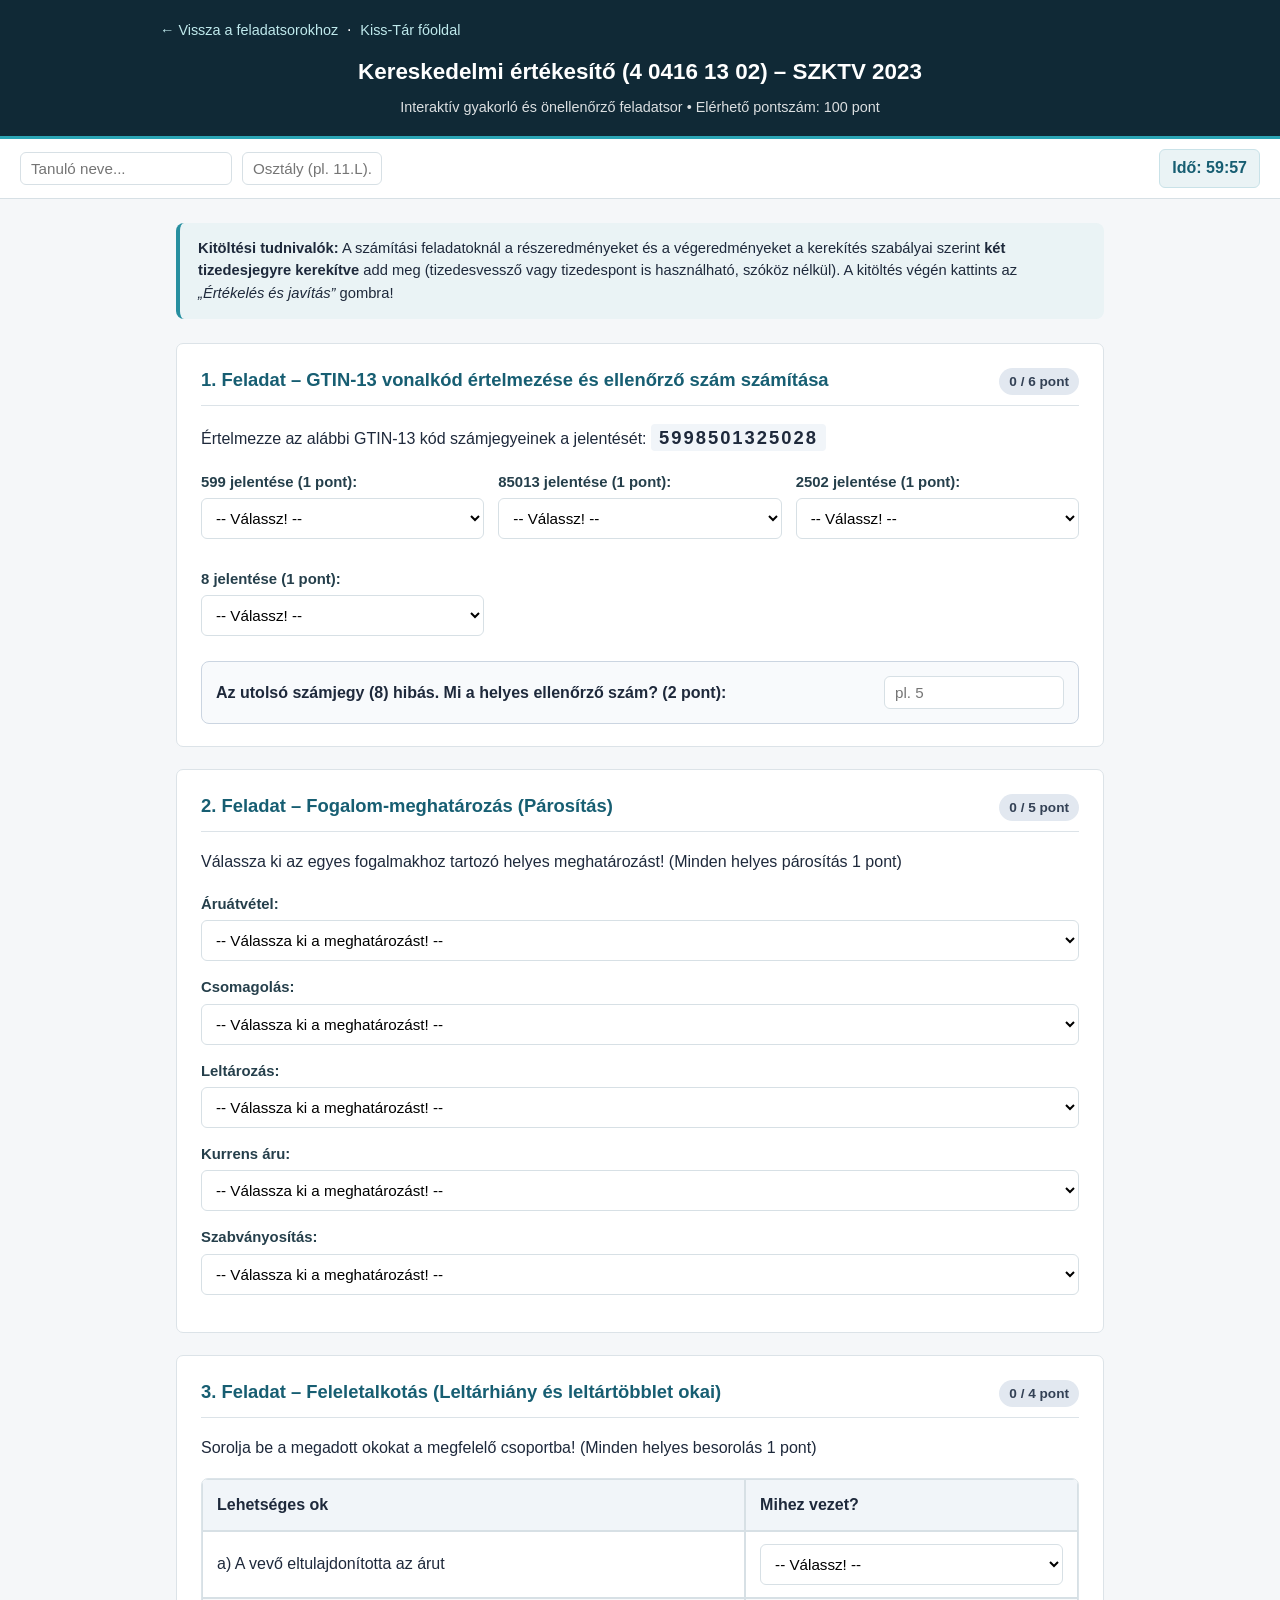
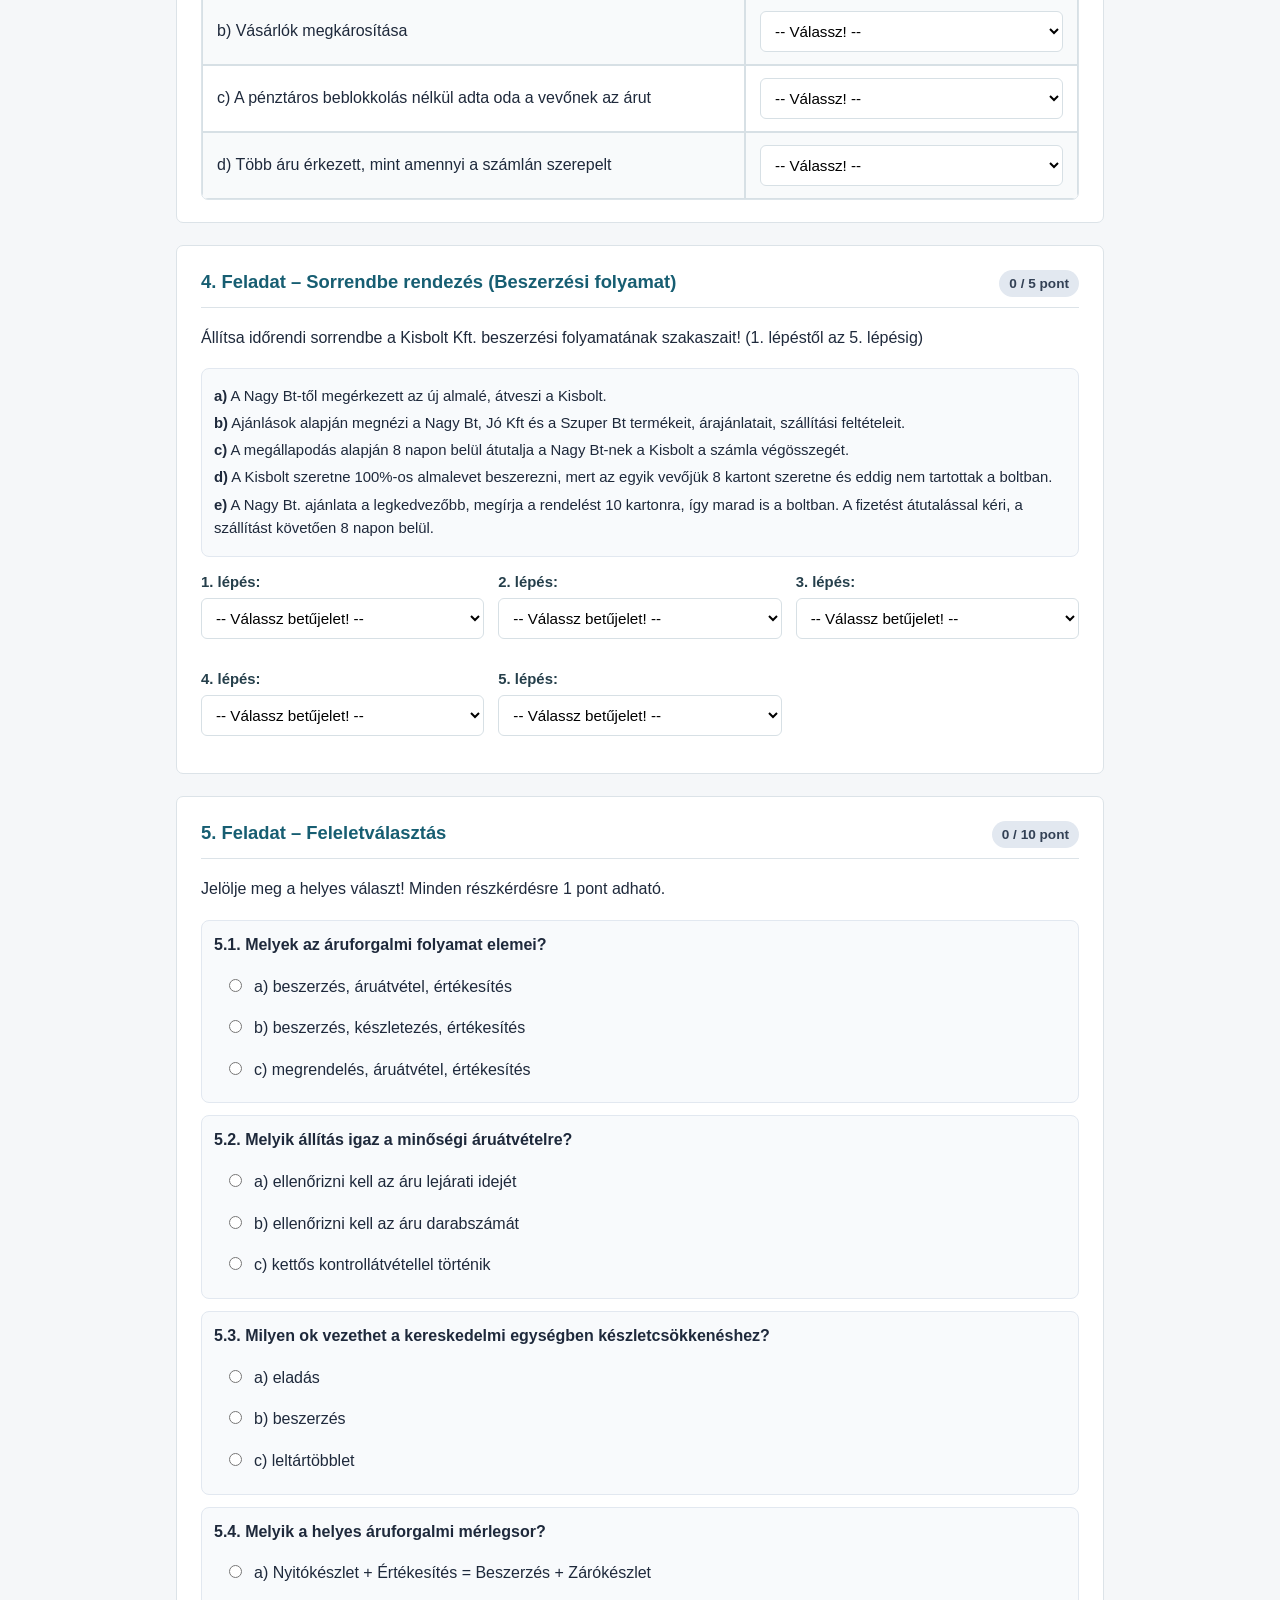
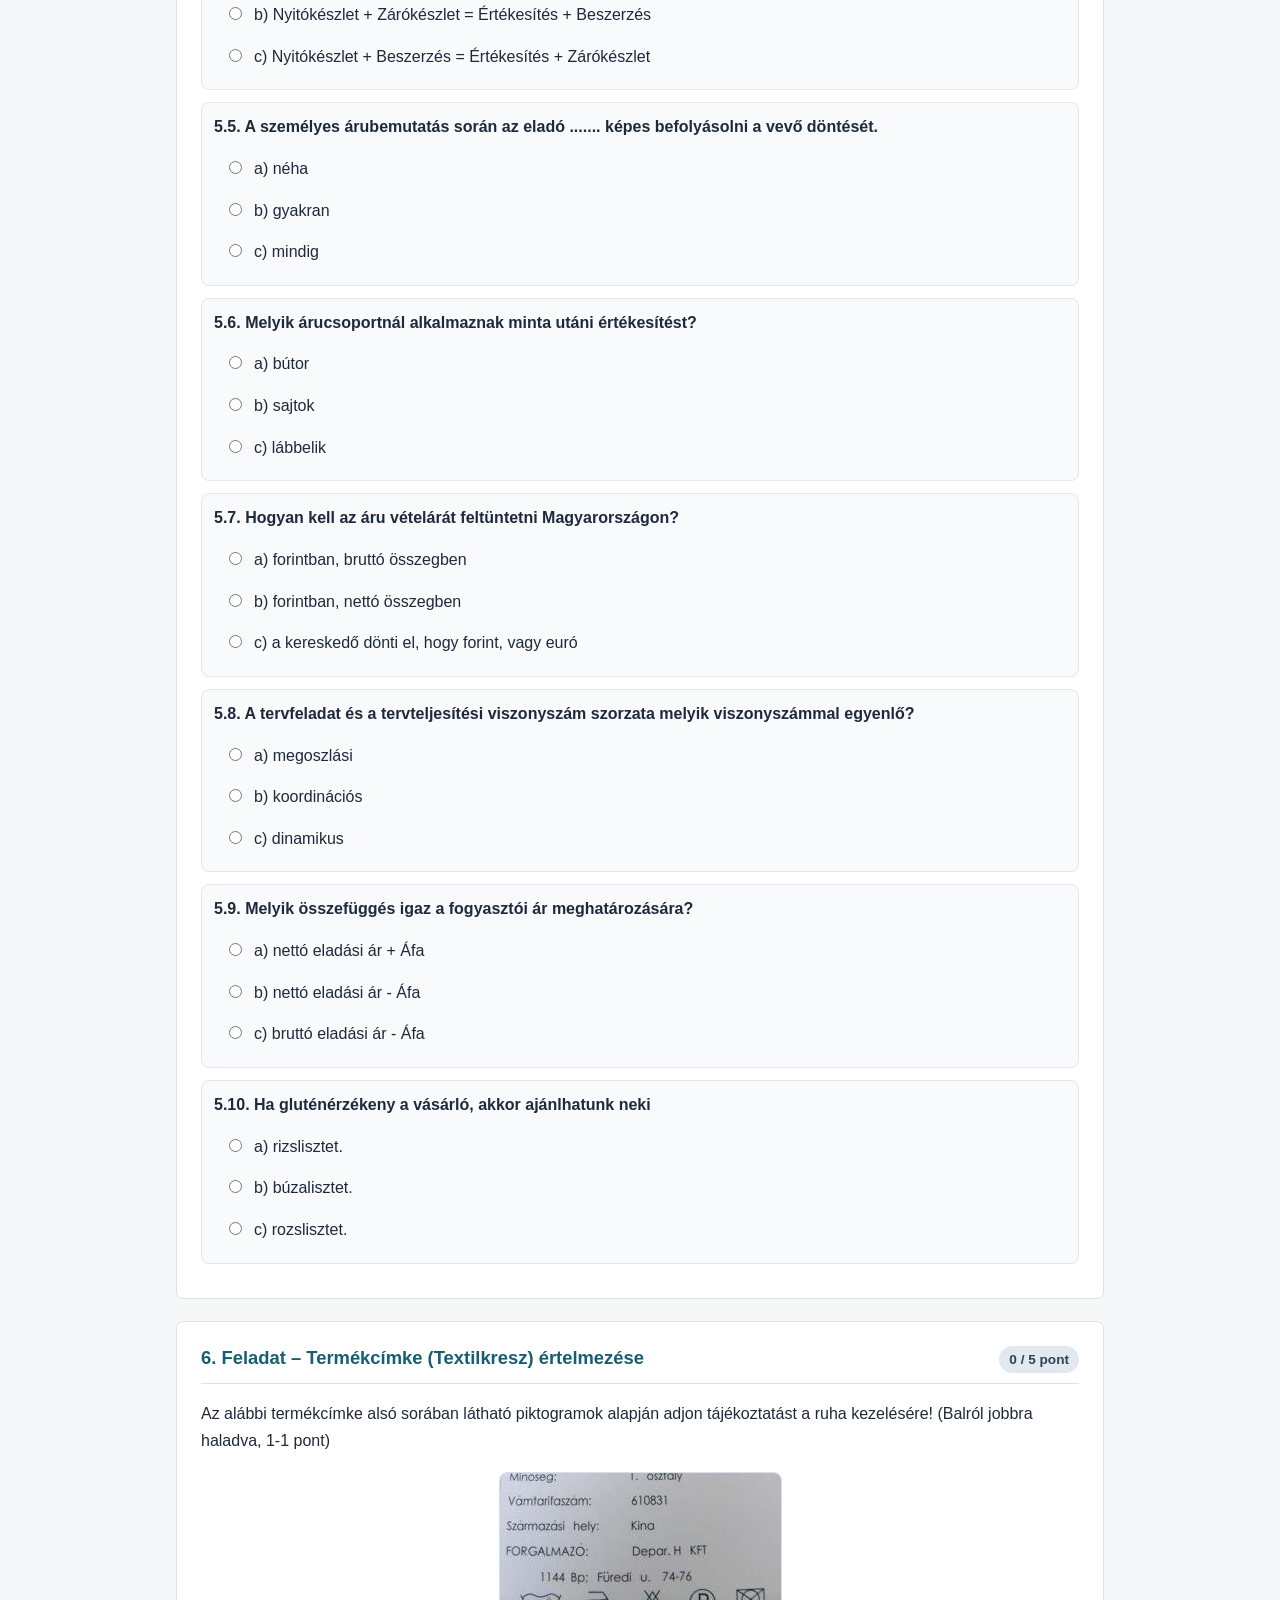
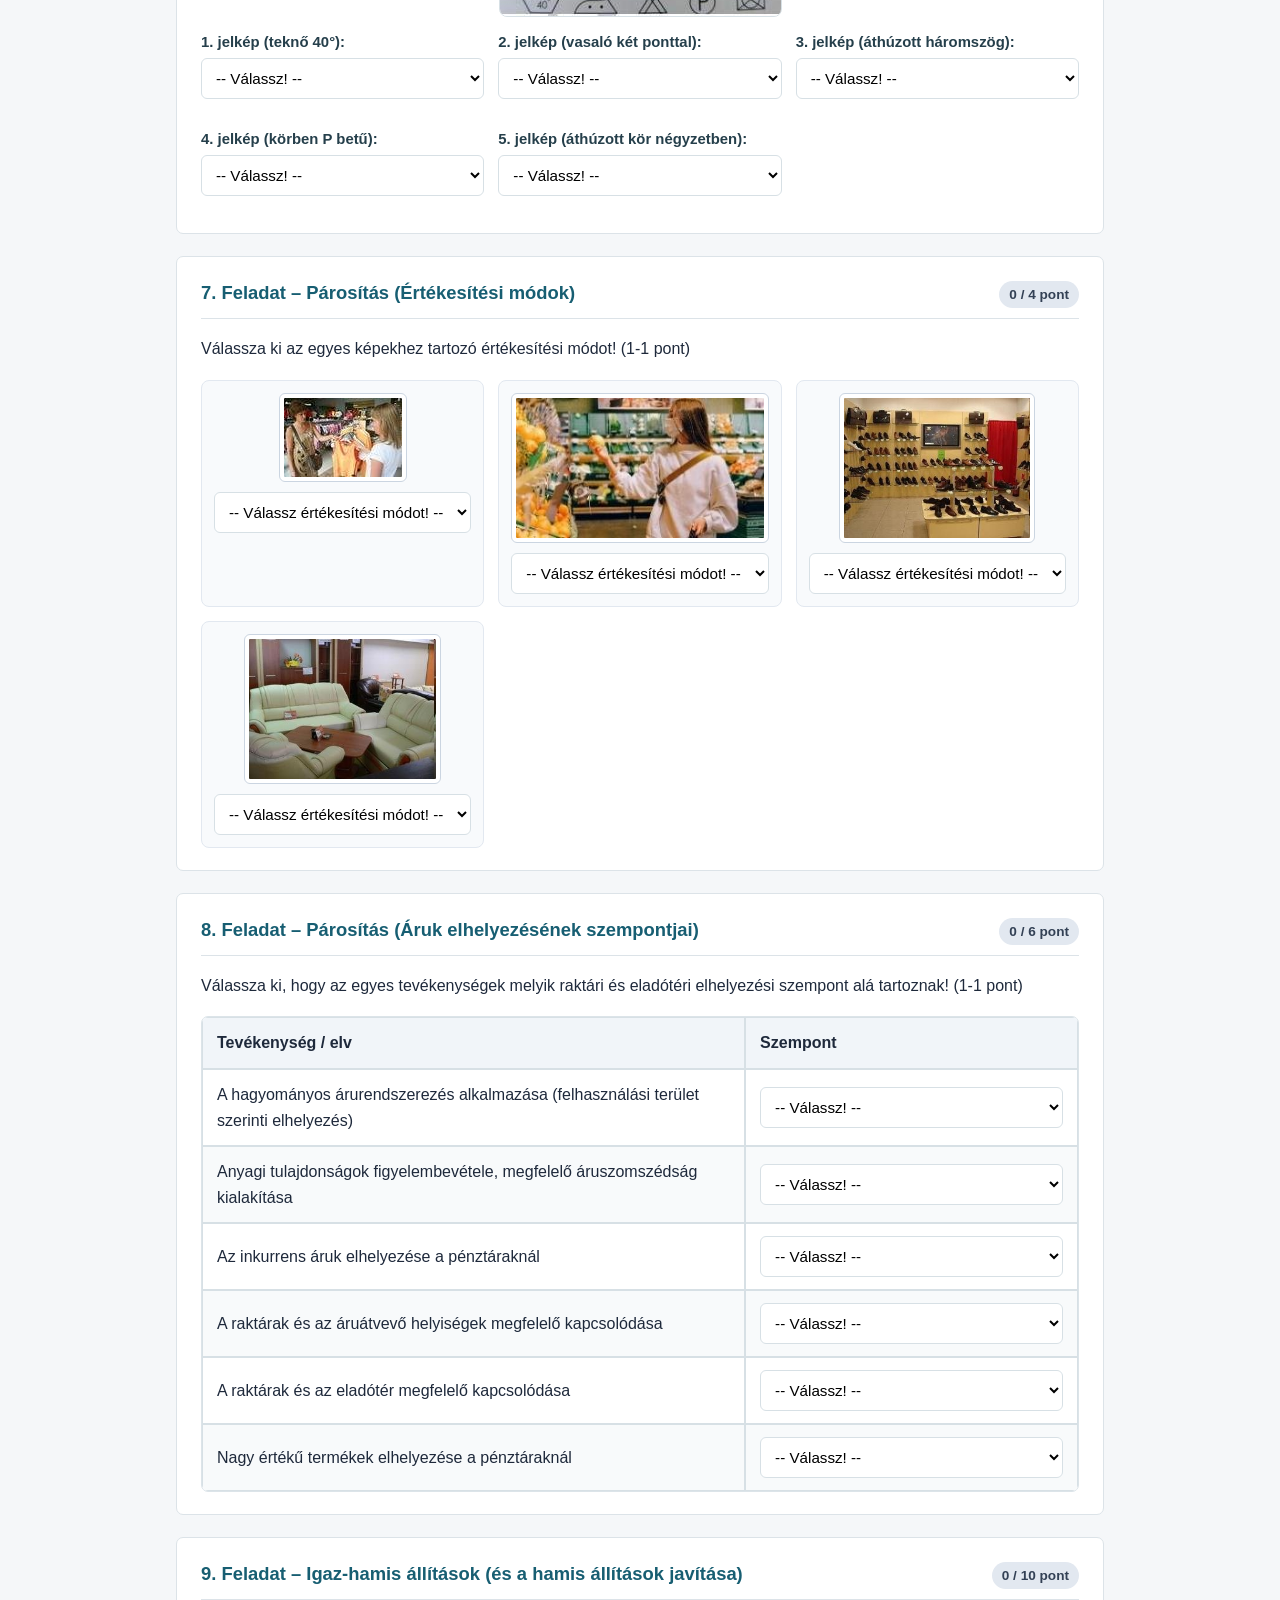
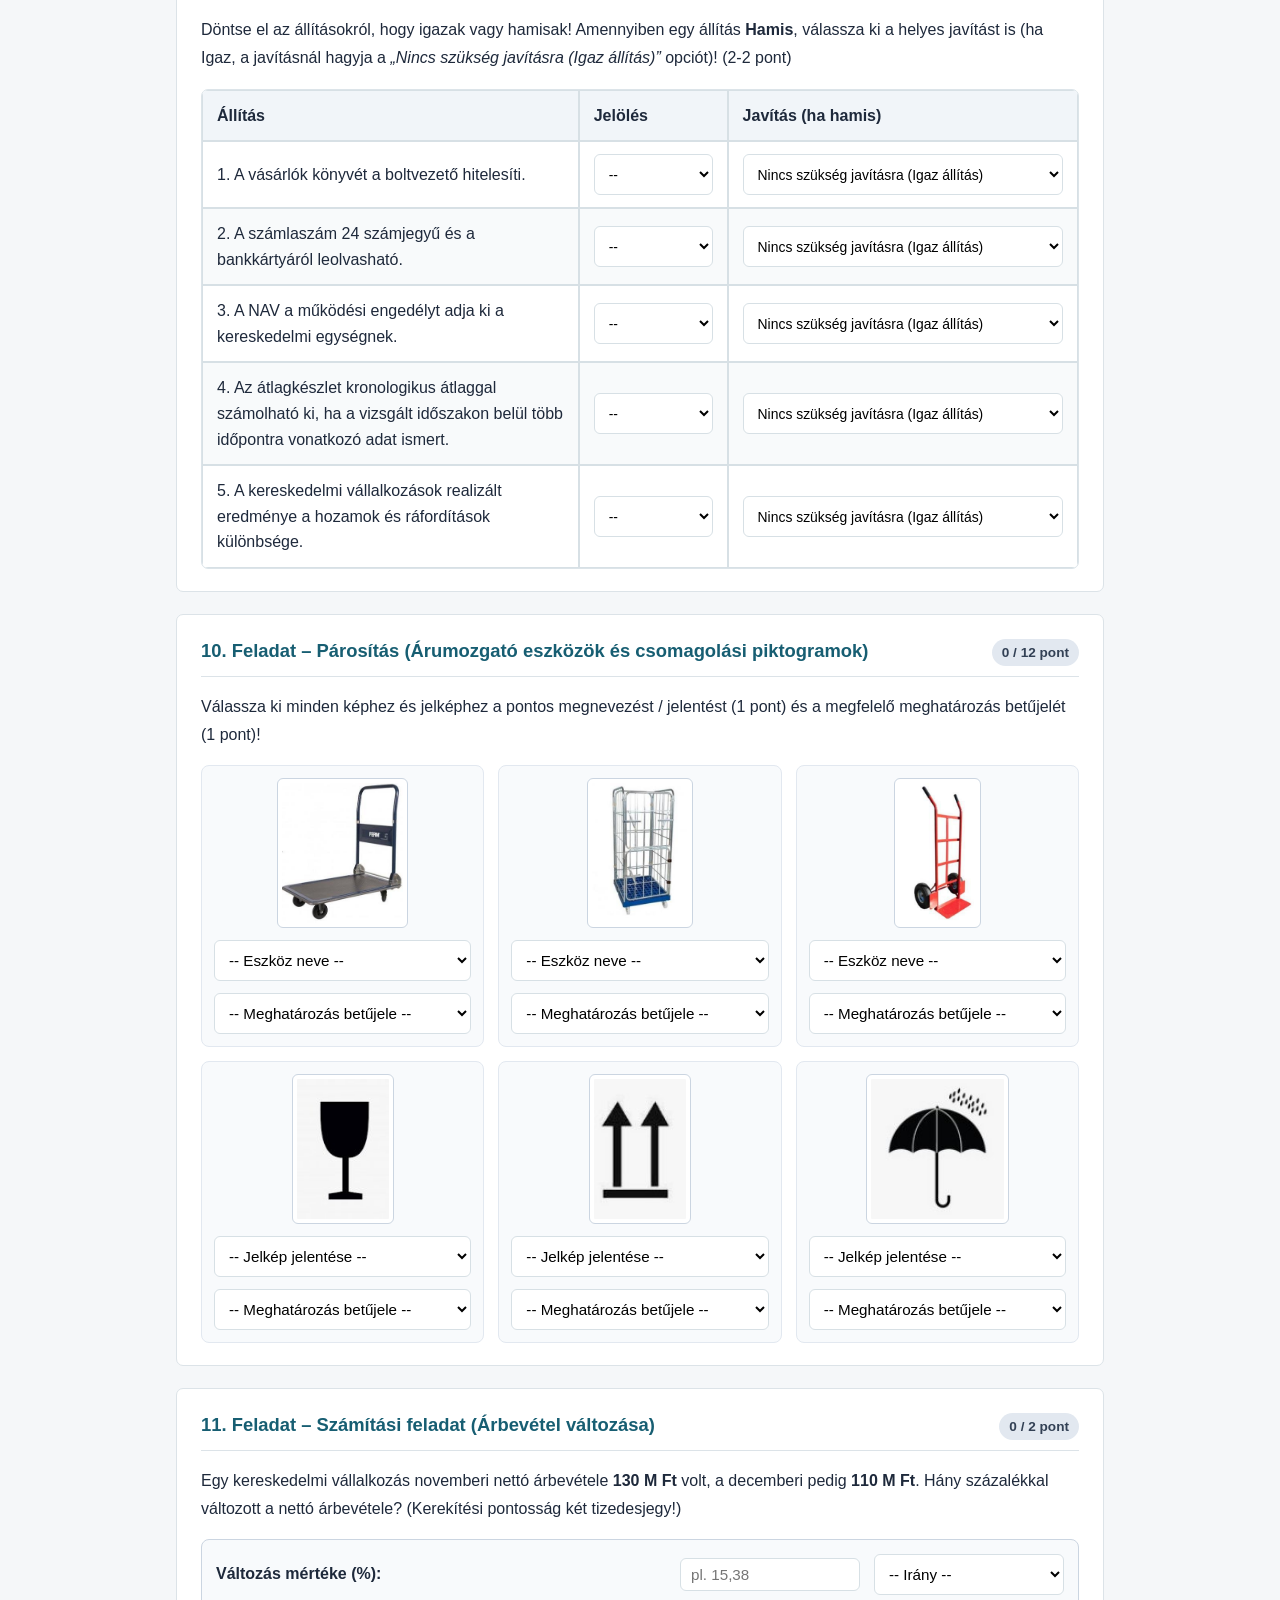
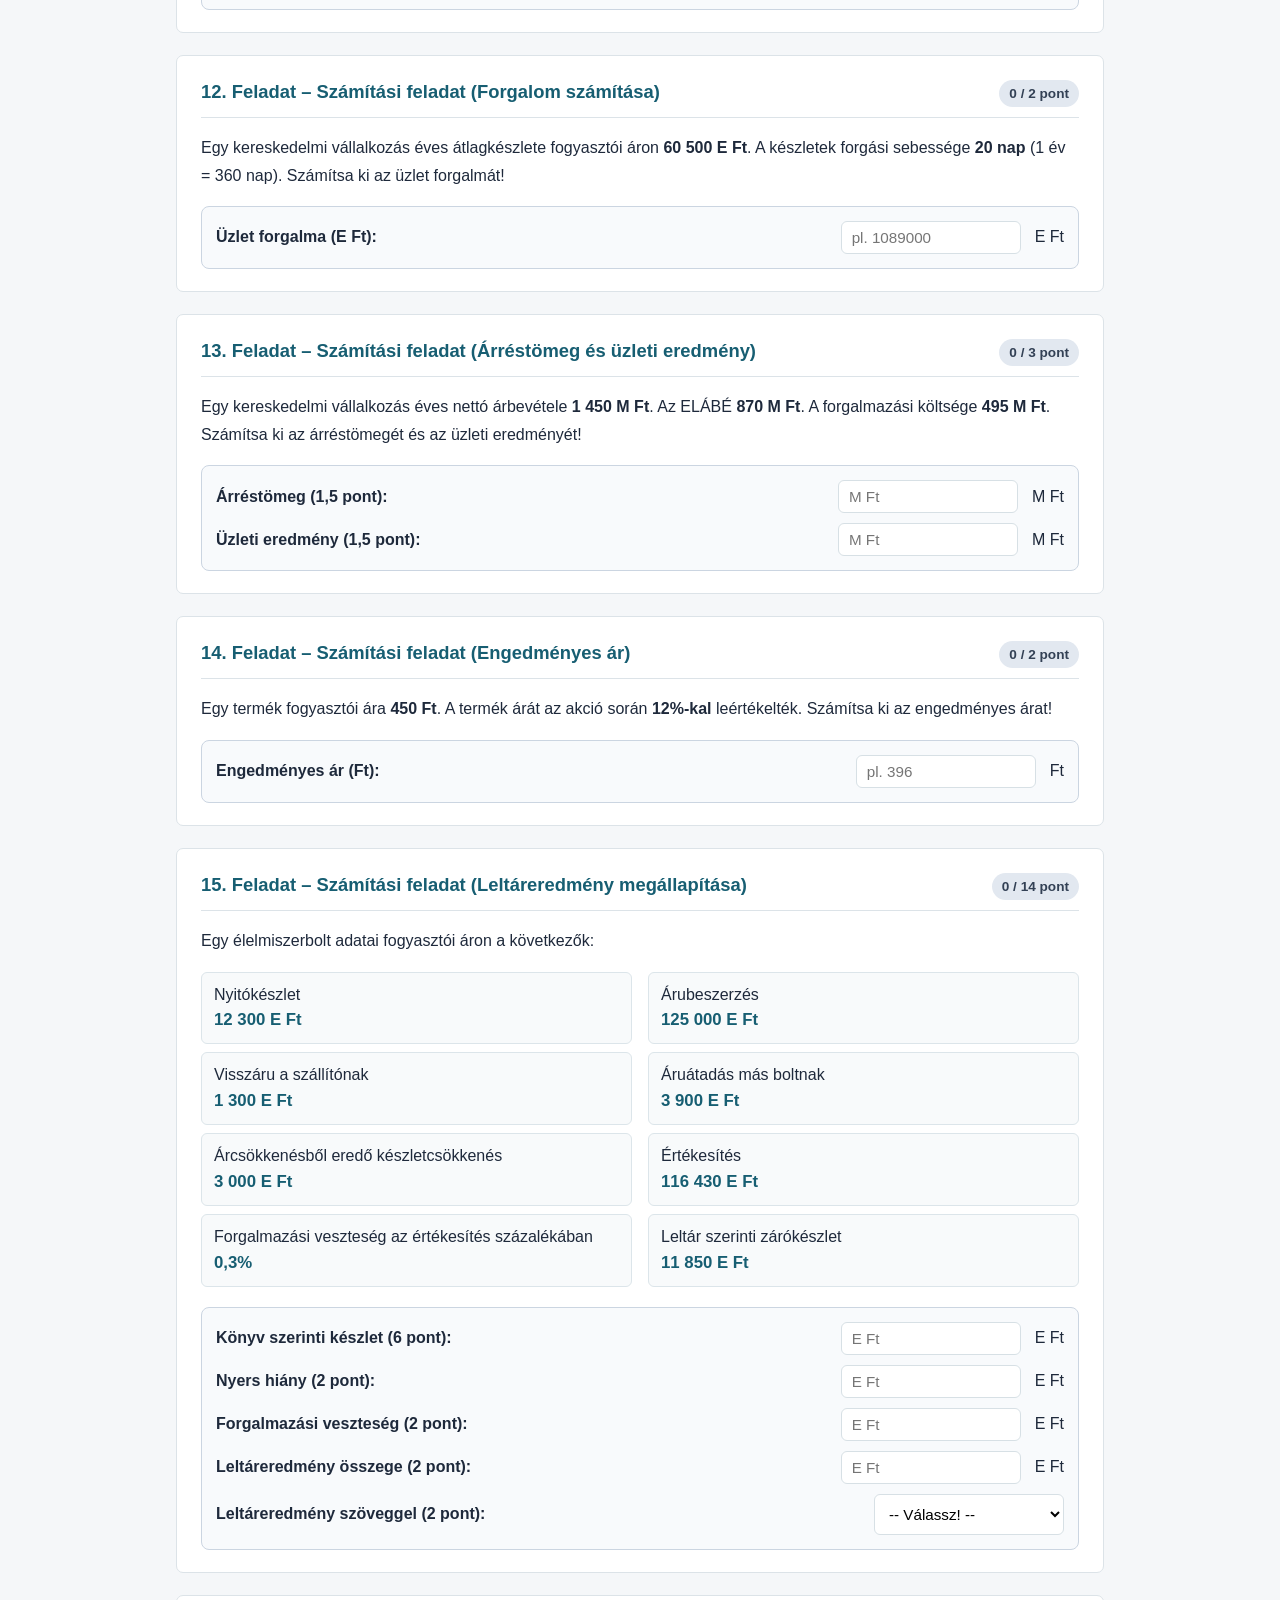
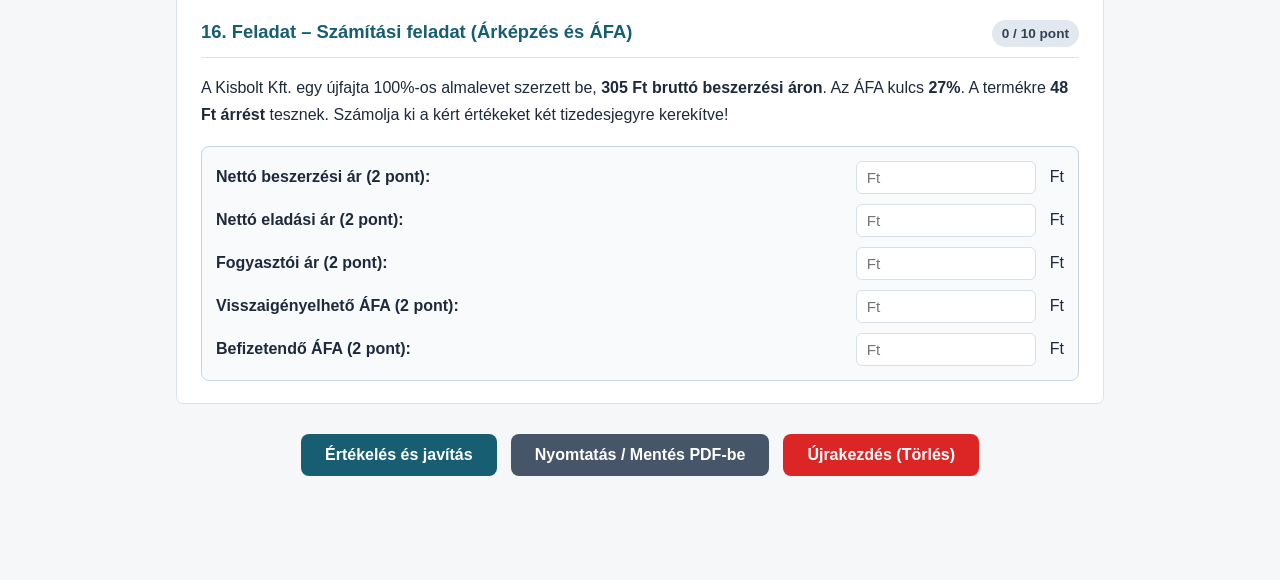
<file: kereskedelmi-ertekesito/feladatsorok/szktv-2023.html>
<!DOCTYPE html>

<html lang="hu">
<head>
<meta charset="utf-8"/>
<meta content="width=device-width, initial-scale=1.0" name="viewport"/>
<title>Kereskedelmi értékesítő – SZKTV 2023 Interaktív Feladatsor</title>
<style>
    :root {
      --primary: #1e3a8a;
      --primary-light: #3b82f6;
      --bg: #f1f5f9;
      --card: #ffffff;
      --text: #1e293b;
      --muted: #64748b;
      --border: #cbd5e1;
      --success-bg: #dcfce7;
      --success-border: #16a34a;
      --success-text: #14532d;
      --error-bg: #fee2e2;
      --error-border: #dc2626;
      --error-text: #7f1d1d;
    }
    * { box-sizing: border-box; }
    body {
      font-family: 'Segoe UI', Roboto, Helvetica, Arial, sans-serif;
      background: var(--bg);
      color: var(--text);
      line-height: 1.55;
      margin: 0;
      padding: 0 0 80px 0;
    }
    header {
      background: linear-gradient(135deg, #0f172a 0%, #1e3a8a 100%);
      color: white;
      padding: 24px 20px;
      text-align: center;
      box-shadow: 0 4px 12px rgba(0,0,0,0.15);
    }
    header h1 { margin: 0 0 6px 0; font-size: 1.6rem; }
    header p { margin: 0; opacity: 0.9; font-size: 0.95rem; }
    .top-bar {
      position: sticky;
      top: 0;
      z-index: 100;
      background: #ffffff;
      border-bottom: 1px solid var(--border);
      padding: 10px 20px;
      display: flex;
      flex-wrap: wrap;
      justify-content: space-between;
      align-items: center;
      gap: 10px;
      box-shadow: 0 2px 6px rgba(0,0,0,0.05);
    }
    .student-info {
      display: flex;
      gap: 10px;
      flex-wrap: wrap;
      align-items: center;
    }
    .student-info input {
      padding: 6px 10px;
      border: 1px solid var(--border);
      border-radius: 6px;
      font-size: 0.9rem;
    }
    .timer-box {
      font-weight: 700;
      color: var(--primary);
      background: #eff6ff;
      padding: 6px 12px;
      border-radius: 6px;
      border: 1px solid #bfdbfe;
    }
    .container {
      max-width: 960px;
      margin: 24px auto;
      padding: 0 16px;
    }
    .info-box {
      background: #eff6ff;
      border-left: 4px solid var(--primary-light);
      padding: 14px 18px;
      border-radius: 8px;
      margin-bottom: 24px;
      font-size: 0.92rem;
    }
    .task-card {
      background: var(--card);
      border-radius: 12px;
      padding: 22px 24px;
      margin-bottom: 22px;
      box-shadow: 0 2px 8px rgba(15, 23, 42, 0.06);
      border: 1px solid #e2e8f0;
    }
    .task-header {
      display: flex;
      justify-content: space-between;
      align-items: baseline;
      border-bottom: 2px solid #e2e8f0;
      padding-bottom: 10px;
      margin-bottom: 16px;
      gap: 12px;
    }
    .task-title {
      font-size: 1.15rem;
      font-weight: 700;
      color: var(--primary);
      margin: 0;
    }
    .task-points {
      background: #e2e8f0;
      color: #334155;
      font-weight: 700;
      padding: 3px 10px;
      border-radius: 999px;
      font-size: 0.85rem;
      white-space: nowrap;
    }
    select, input[type="text"], input[type="number"] {
      padding: 7px 10px;
      border: 1px solid var(--border);
      border-radius: 6px;
      font-size: 0.95rem;
      background: #fff;
      transition: border-color 0.2s;
    }
    select:focus, input:focus {
      outline: none;
      border-color: var(--primary-light);
      box-shadow: 0 0 0 3px rgba(59,130,246,0.15);
    }
    .grid-2 {
      display: grid;
      grid-template-columns: repeat(auto-fit, minmax(260px, 1fr));
      gap: 14px;
    }
    .field-row {
      display: flex;
      flex-direction: column;
      gap: 5px;
      margin-bottom: 12px;
    }
    .field-row label {
      font-weight: 600;
      font-size: 0.93rem;
    }
    .mcq-item {
      padding: 12px;
      border: 1px solid #e2e8f0;
      border-radius: 8px;
      margin-bottom: 12px;
      background: #f8fafc;
    }
    .mcq-item p { margin: 0 0 8px 0; font-weight: 600; }
    .mcq-options label {
      display: block;
      padding: 5px 8px;
      border-radius: 5px;
      cursor: pointer;
    }
    .mcq-options label:hover { background: #e2e8f0; }
    table.styled-table {
      width: 100%;
      border-collapse: collapse;
      margin-top: 10px;
    }
    table.styled-table th, table.styled-table td {
      border: 1px solid var(--border);
      padding: 10px;
      text-align: left;
      vertical-align: middle;
    }
    table.styled-table th {
      background: #f1f5f9;
      font-weight: 700;
    }
    .task-img {
      max-width: 100%;
      height: auto;
      border: 1px solid var(--border);
      border-radius: 8px;
      display: block;
    }
    .img-card {
      border: 1px solid #e2e8f0;
      border-radius: 8px;
      padding: 12px;
      background: #f8fafc;
      display: flex;
      flex-direction: column;
      align-items: center;
      gap: 10px;
      text-align: center;
    }
    .img-card img {
      max-height: 150px;
      width: auto;
      object-fit: contain;
      border-radius: 6px;
      background: white;
      padding: 4px;
      border: 1px solid #cbd5e1;
    }
    .calc-box {
      background: #f8fafc;
      border: 1px solid #cbd5e1;
      border-radius: 8px;
      padding: 14px;
      margin-top: 10px;
    }
    .calc-row {
      display: flex;
      flex-wrap: wrap;
      align-items: center;
      gap: 10px;
      margin-bottom: 10px;
    }
    .calc-row label { min-width: 220px; font-weight: 600; }
    .calc-row input { width: 160px; }
    .feedback {
      margin-top: 12px;
      padding: 10px 14px;
      border-radius: 8px;
      font-size: 0.9rem;
      display: none;
    }
    .feedback.ok {
      display: block;
      background: var(--success-bg);
      border: 1px solid var(--success-border);
      color: var(--success-text);
    }
    .feedback.err {
      display: block;
      background: var(--error-bg);
      border: 1px solid var(--error-border);
      color: var(--error-text);
    }
    .correct-field { border: 2px solid var(--success-border) !important; background-color: var(--success-bg) !important; }
    .wrong-field { border: 2px solid var(--error-border) !important; background-color: var(--error-bg) !important; }
    .actions {
      display: flex;
      flex-wrap: wrap;
      gap: 14px;
      justify-content: center;
      margin-top: 30px;
    }
    .btn {
      padding: 12px 24px;
      font-size: 1rem;
      font-weight: 700;
      border: none;
      border-radius: 8px;
      cursor: pointer;
      transition: transform 0.1s, opacity 0.2s;
    }
    .btn:hover { opacity: 0.92; }
    .btn:active { transform: scale(0.98); }
    .btn-primary { background: var(--primary); color: white; }
    .btn-secondary { background: #475569; color: white; }
    .btn-danger { background: #dc2626; color: white; }
    #result-banner {
      display: none;
      background: white;
      border: 3px solid var(--primary);
      border-radius: 12px;
      padding: 24px;
      text-align: center;
      margin-bottom: 24px;
      box-shadow: 0 6px 20px rgba(0,0,0,0.1);
    }
    #result-banner h2 { margin: 0 0 8px 0; color: var(--primary); font-size: 1.6rem; }
    @media print {
      .top-bar, .actions { display: none !important; }
      body { background: white; padding: 0; }
      .task-card { box-shadow: none; break-inside: avoid; border: 1px solid #999; }
    }
 
/* Kiss-Tár – letisztult feladatlap */
:root { --primary:#175e72; --primary-light:#1687a0; --bg:#f5f7f9; --border:#d7e0e5; }
body { background:#f5f7f9; }
header { background:#102936; padding:18px 20px; box-shadow:none; border-bottom:3px solid #2ba5b5; }
header h1 { font-size:1.4rem; font-weight:650; }
header p { font-size:.9rem; opacity:.85; }
.kiss-nav { max-width:960px; margin:0 auto 12px; text-align:left; }
.kiss-nav a { color:#bfe9ec; text-decoration:none; font-size:.9rem; }
.kiss-nav a:hover { text-decoration:underline; }
.top-bar { box-shadow:none; }
.task-card { border-radius:7px; box-shadow:none; border:1px solid #dce3e8; }
.task-header { border-bottom:1px solid #dce3e8; }
.task-title { color:#175e72; }
.info-box { background:#eaf3f5; border-left-color:#278fa0; }
.timer-box { background:#eaf3f5; border-color:#c9e2e8; color:#175e72; }
#result-banner { box-shadow:none; border-width:2px; }
.btn { box-shadow:none; }
@media print { .kiss-nav {display:none;} }
  
/* Kiss-Tár 2023 – olvashatósági és mobilnézeti finomítások */
.task-card {overflow-wrap:break-word; min-width:0;}
.task-card > p {line-height:1.72; margin-top:0; margin-bottom:17px;}
.task-card .field-row {min-width:0; margin-bottom:15px;}
.task-card .field-row > label {line-height:1.5; color:#253f4b;}
.task-card select {max-width:100%; min-width:0; width:100%; line-height:1.5; min-height:41px;}
.task-card select option {font-size:.95rem;}
.task-card input[type=text],.task-card input[type=number] {max-width:100%; min-width:0;}
.task-card .grid-2 > * {min-width:0;}
.task-card .styled-table {table-layout:fixed; border-collapse:separate; border-spacing:0; border:1px solid #dce4e9; border-radius:7px; overflow:hidden;}
.task-card .styled-table th,.task-card .styled-table td {padding:12px 14px; line-height:1.6; overflow-wrap:break-word;}
.task-card .styled-table tbody tr:nth-child(even) {background:#f8fafb;}
#card-3 .styled-table th:first-child,#card-8 .styled-table th:first-child {width:62%;}
#card-9 .styled-table th:first-child {width:43%;}
#card-9 .styled-table th:nth-child(2) {width:17%!important;}
#card-9 .styled-table th:last-child {width:40%;}
#card-9 .styled-table select {font-size:.87rem;}
#card-10 .img-card {align-items:stretch; gap:12px;}
#card-10 .img-card img {align-self:center; max-width:100%;}
#card-10 .img-card .field-row {width:100%;}
.task-card .calc-row {gap:9px 14px;}
.task-card .calc-row label {min-width:0; flex:1 1 230px;}
.task-card .calc-row input {flex:0 1 180px;}
.task-card .calc-row select {width:auto; flex:0 1 190px;}
.task-card .mcq-options label {line-height:1.6; padding:8px 10px; display:flex; align-items:flex-start; gap:9px;}
.task-card .mcq-options input {margin-top:5px; flex-shrink:0;}
.task-card .answer-list {display:grid;grid-template-columns:repeat(2,minmax(0,1fr));gap:8px 16px; margin:12px 0 20px;}
.task-card .answer-list .answer-item {padding:10px 12px;border:1px solid #dce5ea;border-radius:6px;background:#f8fafb;}
.task-card .answer-list .answer-item strong {display:block;font-size:1.05rem;color:#175e72;}
@media(max-width:700px){
 .task-card {padding:16px 13px;}
 .task-header {align-items:flex-start;flex-wrap:wrap;}
 .task-card .answer-list {grid-template-columns:1fr;}
 #card-3 .styled-table,#card-8 .styled-table,#card-9 .styled-table {display:block;border:0;overflow:visible;}
 #card-3 .styled-table thead,#card-8 .styled-table thead,#card-9 .styled-table thead {display:none;}
 #card-3 .styled-table tbody,#card-8 .styled-table tbody,#card-9 .styled-table tbody {display:block;}
 #card-3 .styled-table tr,#card-8 .styled-table tr,#card-9 .styled-table tr {display:block;margin:0 0 12px;border:1px solid #dce4e9;border-radius:7px;overflow:hidden;background:#fff;}
 #card-3 .styled-table td,#card-8 .styled-table td,#card-9 .styled-table td {display:block;border:0;width:100%!important;padding:9px 12px;}
 #card-3 .styled-table td:first-child,#card-8 .styled-table td:first-child,#card-9 .styled-table td:first-child {font-weight:600;background:#f4f8fa;}
 #card-9 .styled-table td:nth-child(2):before {content:'Igaz / hamis';display:block;font-size:.81rem;color:#56717c;margin-bottom:4px;}
 #card-9 .styled-table td:nth-child(3):before {content:'Javítás (ha hamis)';display:block;font-size:.81rem;color:#56717c;margin-bottom:4px;}
 .task-card .calc-row input,.task-card .calc-row select {flex:1 1 150px;width:100%;}
}
</style>
</head>
<body>
<header>
<nav class="kiss-nav"><a href="../">← Vissza a feladatsorokhoz</a>  ·  <a href="/">Kiss-Tár főoldal</a></nav>
<h1>Kereskedelmi értékesítő (4 0416 13 02) – SZKTV 2023</h1>
<p>Interaktív gyakorló és önellenőrző feladatsor • Elérhető pontszám: 100 pont</p>
</header>
<div class="top-bar">
<div class="student-info">
<input id="studentName" placeholder="Tanuló neve..." type="text"/>
<input id="studentClass" placeholder="Osztály (pl. 11.L)..." style="width: 140px;" type="text"/>
</div>
<div class="timer-box" id="timerDisplay">Idő: 60:00</div>
</div>
<div class="container">
<div id="result-banner">
<h2 id="totalScoreText">Elért eredmény: 0 / 100 pont (0%)</h2>
<p id="gradeText"></p>
</div>
<div class="info-box">
<strong>Kitöltési tudnivalók:</strong> A számítási feladatoknál a részeredményeket és a végeredményeket a kerekítés szabályai szerint <strong>két tizedesjegyre kerekítve</strong> add meg (tizedesvessző vagy tizedespont is használható, szóköz nélkül). A kitöltés végén kattints az <em>„Értékelés és javítás”</em> gombra!
  </div>
<!-- 1. FELADAT -->
<div class="task-card" id="card-1">
<div class="task-header">
<h3 class="task-title">1. Feladat – GTIN-13 vonalkód értelmezése és ellenőrző szám számítása</h3>
<span class="task-points" id="pts-1">0 / 6 pont</span>
</div>
<p>Értelmezze az alábbi GTIN-13 kód számjegyeinek a jelentését: <strong style="font-size:1.15rem; letter-spacing:2px; background:#f1f5f9; padding:3px 8px; border-radius:4px;">5998501325028</strong></p>
<div class="grid-2">
<div class="field-row">
<label for="t1_1">599 jelentése (1 pont):</label>
<select id="t1_1">
<option value="">-- Válassz! --</option>
<option value="orszag">Az ország azonosítószáma (Magyarország)</option>
<option value="gyarto">A gyártó vállalat kódszáma</option>
<option value="termek">A termék kódszáma</option>
<option value="ellenorzo">Ellenőrző szám</option>
</select>
</div>
<div class="field-row">
<label for="t1_2">85013 jelentése (1 pont):</label>
<select id="t1_2">
<option value="">-- Válassz! --</option>
<option value="orszag">Az ország azonosítószáma</option>
<option value="gyarto">A gyártó vállalat kódszáma</option>
<option value="termek">A termék kódszáma</option>
<option value="ellenorzo">Ellenőrző szám</option>
</select>
</div>
<div class="field-row">
<label for="t1_3">2502 jelentése (1 pont):</label>
<select id="t1_3">
<option value="">-- Válassz! --</option>
<option value="orszag">Az ország azonosítószáma</option>
<option value="gyarto">A gyártó vállalat kódszáma</option>
<option value="termek">A termék kódszáma</option>
<option value="ellenorzo">Ellenőrző szám</option>
</select>
</div>
<div class="field-row">
<label for="t1_4">8 jelentése (1 pont):</label>
<select id="t1_4">
<option value="">-- Válassz! --</option>
<option value="orszag">Az ország azonosítószáma</option>
<option value="gyarto">A gyártó vállalat kódszáma</option>
<option value="termek">A termék kódszáma</option>
<option value="ellenorzo">Ellenőrző szám</option>
</select>
</div>
</div>
<div class="calc-box">
<div class="calc-row" style="margin-bottom:0;">
<label>Az utolsó számjegy (8) hibás. Mi a helyes ellenőrző szám? (2 pont):</label>
<input id="t1_check" placeholder="pl. 5" type="number"/>
</div>
</div>
<div class="feedback" id="fb-1"></div>
</div>
<!-- 2. FELADAT -->
<div class="task-card" id="card-2">
<div class="task-header">
<h3 class="task-title">2. Feladat – Fogalom-meghatározás (Párosítás)</h3>
<span class="task-points" id="pts-2">0 / 5 pont</span>
</div>
<p>Válassza ki az egyes fogalmakhoz tartozó helyes meghatározást! (Minden helyes párosítás 1 pont)</p>
<div class="field-row">
<label for="t2_1">Áruátvétel:</label>
<select id="t2_1">
<option value="">-- Válassza ki a meghatározást! --</option>
<option value="csomagolas">Az áru burkolatát alkotó anyagok és eszközök összessége, illetve az a művelet, amellyel kialakítják az áru burkolatát.</option>
<option value="aruatvetel">A megrendelt áruk birtokba vétele, valamint a megrendelés teljesítésének ellenőrzése és igazolása.</option>
<option value="leltarozas">A készletek tényleges felmérése az áruk megszámolásával, mérésével, a meglévő állomány megállapítása.</option>
<option value="kurrens">A legkeresettebb, gyorsan forgó áruk összessége.</option>
<option value="szabvany">Az egységesítésre, szabályozásra irányuló törekvés.</option>
</select>
</div>
<div class="field-row">
<label for="t2_2">Csomagolás:</label>
<select id="t2_2">
<option value="">-- Válassza ki a meghatározást! --</option>
<option value="csomagolas">Az áru burkolatát alkotó anyagok és eszközök összessége, illetve az a művelet, amellyel kialakítják az áru burkolatát.</option>
<option value="aruatvetel">A megrendelt áruk birtokba vétele, valamint a megrendelés teljesítésének ellenőrzése és igazolása.</option>
<option value="leltarozas">A készletek tényleges felmérése az áruk megszámolásával, mérésével, a meglévő állomány megállapítása.</option>
<option value="kurrens">A legkeresettebb, gyorsan forgó áruk összessége.</option>
<option value="szabvany">Az egységesítésre, szabályozásra irányuló törekvés.</option>
</select>
</div>
<div class="field-row">
<label for="t2_3">Leltározás:</label>
<select id="t2_3">
<option value="">-- Válassza ki a meghatározást! --</option>
<option value="csomagolas">Az áru burkolatát alkotó anyagok és eszközök összessége, illetve az a művelet, amellyel kialakítják az áru burkolatát.</option>
<option value="aruatvetel">A megrendelt áruk birtokba vétele, valamint a megrendelés teljesítésének ellenőrzése és igazolása.</option>
<option value="leltarozas">A készletek tényleges felmérése az áruk megszámolásával, mérésével, a meglévő állomány megállapítása.</option>
<option value="kurrens">A legkeresettebb, gyorsan forgó áruk összessége.</option>
<option value="szabvany">Az egységesítésre, szabályozásra irányuló törekvés.</option>
</select>
</div>
<div class="field-row">
<label for="t2_4">Kurrens áru:</label>
<select id="t2_4">
<option value="">-- Válassza ki a meghatározást! --</option>
<option value="csomagolas">Az áru burkolatát alkotó anyagok és eszközök összessége, illetve az a művelet, amellyel kialakítják az áru burkolatát.</option>
<option value="aruatvetel">A megrendelt áruk birtokba vétele, valamint a megrendelés teljesítésének ellenőrzése és igazolása.</option>
<option value="leltarozas">A készletek tényleges felmérése az áruk megszámolásával, mérésével, a meglévő állomány megállapítása.</option>
<option value="kurrens">A legkeresettebb, gyorsan forgó áruk összessége.</option>
<option value="szabvany">Az egységesítésre, szabályozásra irányuló törekvés.</option>
</select>
</div>
<div class="field-row">
<label for="t2_5">Szabványosítás:</label>
<select id="t2_5">
<option value="">-- Válassza ki a meghatározást! --</option>
<option value="csomagolas">Az áru burkolatát alkotó anyagok és eszközök összessége, illetve az a művelet, amellyel kialakítják az áru burkolatát.</option>
<option value="aruatvetel">A megrendelt áruk birtokba vétele, valamint a megrendelés teljesítésének ellenőrzése és igazolása.</option>
<option value="leltarozas">A készletek tényleges felmérése az áruk megszámolásával, mérésével, a meglévő állomány megállapítása.</option>
<option value="kurrens">A legkeresettebb, gyorsan forgó áruk összessége.</option>
<option value="szabvany">Az egységesítésre, szabályozásra irányuló törekvés.</option>
</select>
</div>
<div class="feedback" id="fb-2"></div>
</div>
<!-- 3. FELADAT -->
<div class="task-card" id="card-3">
<div class="task-header">
<h3 class="task-title">3. Feladat – Feleletalkotás (Leltárhiány és leltártöbblet okai)</h3>
<span class="task-points" id="pts-3">0 / 4 pont</span>
</div>
<p>Sorolja be a megadott okokat a megfelelő csoportba! (Minden helyes besorolás 1 pont)</p>
<table class="styled-table">
<thead>
<tr>
<th>Lehetséges ok</th>
<th>Mihez vezet?</th>
</tr>
</thead>
<tbody>
<tr>
<td>a) A vevő eltulajdonította az árut</td>
<td>
<select aria-label="a) A vevő eltulajdonította az árut" id="t3_a">
<option value="">-- Válassz! --</option>
<option value="hiany">Leltárhiány oka</option>
<option value="tobblet">Leltártöbblet oka</option>
</select>
</td>
</tr>
<tr>
<td>b) Vásárlók megkárosítása</td>
<td>
<select aria-label="b) Vásárlók megkárosítása" id="t3_b">
<option value="">-- Válassz! --</option>
<option value="hiany">Leltárhiány oka</option>
<option value="tobblet">Leltártöbblet oka</option>
</select>
</td>
</tr>
<tr>
<td>c) A pénztáros beblokkolás nélkül adta oda a vevőnek az árut</td>
<td>
<select aria-label="c) A pénztáros beblokkolás nélkül adta oda a vevőnek az árut" id="t3_c">
<option value="">-- Válassz! --</option>
<option value="hiany">Leltárhiány oka</option>
<option value="tobblet">Leltártöbblet oka</option>
</select>
</td>
</tr>
<tr>
<td>d) Több áru érkezett, mint amennyi a számlán szerepelt</td>
<td>
<select aria-label="d) Több áru érkezett, mint amennyi a számlán szerepelt" id="t3_d">
<option value="">-- Válassz! --</option>
<option value="hiany">Leltárhiány oka</option>
<option value="tobblet">Leltártöbblet oka</option>
</select>
</td>
</tr>
</tbody>
</table>
<div class="feedback" id="fb-3"></div>
</div>
<!-- 4. FELADAT -->
<div class="task-card" id="card-4">
<div class="task-header">
<h3 class="task-title">4. Feladat – Sorrendbe rendezés (Beszerzési folyamat)</h3>
<span class="task-points" id="pts-4">0 / 5 pont</span>
</div>
<p>Állítsa időrendi sorrendbe a Kisbolt Kft. beszerzési folyamatának szakaszait! (1. lépéstől az 5. lépésig)</p>
<div style="background:#f8fafc; padding:12px; border-radius:8px; border:1px solid #e2e8f0; margin-bottom:14px; font-size:0.93rem;">
<p style="margin:4px 0;"><strong>a)</strong> A Nagy Bt-től megérkezett az új almalé, átveszi a Kisbolt.</p>
<p style="margin:4px 0;"><strong>b)</strong> Ajánlások alapján megnézi a Nagy Bt, Jó Kft és a Szuper Bt termékeit, árajánlatait, szállítási feltételeit.</p>
<p style="margin:4px 0;"><strong>c)</strong> A megállapodás alapján 8 napon belül átutalja a Nagy Bt-nek a Kisbolt a számla végösszegét.</p>
<p style="margin:4px 0;"><strong>d)</strong> A Kisbolt szeretne 100%-os almalevet beszerezni, mert az egyik vevőjük 8 kartont szeretne és eddig nem tartottak a boltban.</p>
<p style="margin:4px 0;"><strong>e)</strong> A Nagy Bt. ajánlata a legkedvezőbb, megírja a rendelést 10 kartonra, így marad is a boltban. A fizetést átutalással kéri, a szállítást követően 8 napon belül.</p>
</div>
<div class="grid-2">
<div class="field-row">
<label for="t4_1">1. lépés:</label>
<select id="t4_1">
<option value="">-- Válassz betűjelet! --</option>
<option value="a">a)</option><option value="b">b)</option><option value="c">c)</option><option value="d">d)</option><option value="e">e)</option>
</select>
</div>
<div class="field-row">
<label for="t4_2">2. lépés:</label>
<select id="t4_2">
<option value="">-- Válassz betűjelet! --</option>
<option value="a">a)</option><option value="b">b)</option><option value="c">c)</option><option value="d">d)</option><option value="e">e)</option>
</select>
</div>
<div class="field-row">
<label for="t4_3">3. lépés:</label>
<select id="t4_3">
<option value="">-- Válassz betűjelet! --</option>
<option value="a">a)</option><option value="b">b)</option><option value="c">c)</option><option value="d">d)</option><option value="e">e)</option>
</select>
</div>
<div class="field-row">
<label for="t4_4">4. lépés:</label>
<select id="t4_4">
<option value="">-- Válassz betűjelet! --</option>
<option value="a">a)</option><option value="b">b)</option><option value="c">c)</option><option value="d">d)</option><option value="e">e)</option>
</select>
</div>
<div class="field-row">
<label for="t4_5">5. lépés:</label>
<select id="t4_5">
<option value="">-- Válassz betűjelet! --</option>
<option value="a">a)</option><option value="b">b)</option><option value="c">c)</option><option value="d">d)</option><option value="e">e)</option>
</select>
</div>
</div>
<div class="feedback" id="fb-4"></div>
</div>
<!-- 5. FELADAT -->
<div class="task-card" id="card-5">
<div class="task-header">
<h3 class="task-title">5. Feladat – Feleletválasztás</h3>
<span class="task-points" id="pts-5">0 / 10 pont</span>
</div>
<p>Jelölje meg a helyes választ! Minden részkérdésre 1 pont adható.</p>
<div class="mcq-item" id="mcq-5-1">
<p>5.1. Melyek az áruforgalmi folyamat elemei?</p>
<div class="mcq-options">
<label><input name="q5_1" type="radio" value="a"/> a) beszerzés, áruátvétel, értékesítés</label>
<label><input name="q5_1" type="radio" value="b"/> b) beszerzés, készletezés, értékesítés</label>
<label><input name="q5_1" type="radio" value="c"/> c) megrendelés, áruátvétel, értékesítés</label>
</div>
</div>
<div class="mcq-item" id="mcq-5-2">
<p>5.2. Melyik állítás igaz a minőségi áruátvételre?</p>
<div class="mcq-options">
<label><input name="q5_2" type="radio" value="a"/> a) ellenőrizni kell az áru lejárati idejét</label>
<label><input name="q5_2" type="radio" value="b"/> b) ellenőrizni kell az áru darabszámát</label>
<label><input name="q5_2" type="radio" value="c"/> c) kettős kontrollátvétellel történik</label>
</div>
</div>
<div class="mcq-item" id="mcq-5-3">
<p>5.3. Milyen ok vezethet a kereskedelmi egységben készletcsökkenéshez?</p>
<div class="mcq-options">
<label><input name="q5_3" type="radio" value="a"/> a) eladás</label>
<label><input name="q5_3" type="radio" value="b"/> b) beszerzés</label>
<label><input name="q5_3" type="radio" value="c"/> c) leltártöbblet</label>
</div>
</div>
<div class="mcq-item" id="mcq-5-4">
<p>5.4. Melyik a helyes áruforgalmi mérlegsor?</p>
<div class="mcq-options">
<label><input name="q5_4" type="radio" value="a"/> a) Nyitókészlet + Értékesítés = Beszerzés + Zárókészlet</label>
<label><input name="q5_4" type="radio" value="b"/> b) Nyitókészlet + Zárókészlet = Értékesítés + Beszerzés</label>
<label><input name="q5_4" type="radio" value="c"/> c) Nyitókészlet + Beszerzés = Értékesítés + Zárókészlet</label>
</div>
</div>
<div class="mcq-item" id="mcq-5-5">
<p>5.5. A személyes árubemutatás során az eladó ....... képes befolyásolni a vevő döntését.</p>
<div class="mcq-options">
<label><input name="q5_5" type="radio" value="a"/> a) néha</label>
<label><input name="q5_5" type="radio" value="b"/> b) gyakran</label>
<label><input name="q5_5" type="radio" value="c"/> c) mindig</label>
</div>
</div>
<div class="mcq-item" id="mcq-5-6">
<p>5.6. Melyik árucsoportnál alkalmaznak minta utáni értékesítést?</p>
<div class="mcq-options">
<label><input name="q5_6" type="radio" value="a"/> a) bútor</label>
<label><input name="q5_6" type="radio" value="b"/> b) sajtok</label>
<label><input name="q5_6" type="radio" value="c"/> c) lábbelik</label>
</div>
</div>
<div class="mcq-item" id="mcq-5-7">
<p>5.7. Hogyan kell az áru vételárát feltüntetni Magyarországon?</p>
<div class="mcq-options">
<label><input name="q5_7" type="radio" value="a"/> a) forintban, bruttó összegben</label>
<label><input name="q5_7" type="radio" value="b"/> b) forintban, nettó összegben</label>
<label><input name="q5_7" type="radio" value="c"/> c) a kereskedő dönti el, hogy forint, vagy euró</label>
</div>
</div>
<div class="mcq-item" id="mcq-5-8">
<p>5.8. A tervfeladat és a tervteljesítési viszonyszám szorzata melyik viszonyszámmal egyenlő?</p>
<div class="mcq-options">
<label><input name="q5_8" type="radio" value="a"/> a) megoszlási</label>
<label><input name="q5_8" type="radio" value="b"/> b) koordinációs</label>
<label><input name="q5_8" type="radio" value="c"/> c) dinamikus</label>
</div>
</div>
<div class="mcq-item" id="mcq-5-9">
<p>5.9. Melyik összefüggés igaz a fogyasztói ár meghatározására?</p>
<div class="mcq-options">
<label><input name="q5_9" type="radio" value="a"/> a) nettó eladási ár + Áfa</label>
<label><input name="q5_9" type="radio" value="b"/> b) nettó eladási ár - Áfa</label>
<label><input name="q5_9" type="radio" value="c"/> c) bruttó eladási ár - Áfa</label>
</div>
</div>
<div class="mcq-item" id="mcq-5-10">
<p>5.10. Ha gluténérzékeny a vásárló, akkor ajánlhatunk neki</p>
<div class="mcq-options">
<label><input name="q5_10" type="radio" value="a"/> a) rizslisztet.</label>
<label><input name="q5_10" type="radio" value="b"/> b) búzalisztet.</label>
<label><input name="q5_10" type="radio" value="c"/> c) rozslisztet.</label>
</div>
</div>
<div class="feedback" id="fb-5"></div>
</div>
<!-- 6. FELADAT -->
<div class="task-card" id="card-6">
<div class="task-header">
<h3 class="task-title">6. Feladat – Termékcímke (Textilkresz) értelmezése</h3>
<span class="task-points" id="pts-6">0 / 5 pont</span>
</div>
<p>Az alábbi termékcímke alsó sorában látható piktogramok alapján adjon tájékoztatást a ruha kezelésére! (Balról jobbra haladva, 1-1 pont)</p>
<div style="text-align:center; margin: 14px 0;">
<img alt="Textilkresz címke" class="task-img" src="[data-uri]" style="margin:0 auto; max-width:360px;"/>
</div>
<div class="grid-2">
<div class="field-row">
<label for="t6_1">1. jelkép (teknő 40°):</label>
<select id="t6_1">
<option value="">-- Válassz! --</option>
<option value="mosas40">Maximum 40 °C-on mosható</option>
<option value="vasalas150">Maximum 150 °C-on vasalható</option>
<option value="tilosfeher">Tilos fehéríteni</option>
<option value="vegyiP">Tetraklór-etilénnel (vegyileg) tisztítható</option>
<option value="nemszarito">Szárítógépben nem szárítható</option>
</select>
</div>
<div class="field-row">
<label for="t6_2">2. jelkép (vasaló két ponttal):</label>
<select id="t6_2">
<option value="">-- Válassz! --</option>
<option value="mosas40">Maximum 40 °C-on mosható</option>
<option value="vasalas150">Maximum 150 °C-on vasalható</option>
<option value="tilosfeher">Tilos fehéríteni</option>
<option value="vegyiP">Tetraklór-etilénnel (vegyileg) tisztítható</option>
<option value="nemszarito">Szárítógépben nem szárítható</option>
</select>
</div>
<div class="field-row">
<label for="t6_3">3. jelkép (áthúzott háromszög):</label>
<select id="t6_3">
<option value="">-- Válassz! --</option>
<option value="mosas40">Maximum 40 °C-on mosható</option>
<option value="vasalas150">Maximum 150 °C-on vasalható</option>
<option value="tilosfeher">Tilos fehéríteni</option>
<option value="vegyiP">Tetraklór-etilénnel (vegyileg) tisztítható</option>
<option value="nemszarito">Szárítógépben nem szárítható</option>
</select>
</div>
<div class="field-row">
<label for="t6_4">4. jelkép (körben P betű):</label>
<select id="t6_4">
<option value="">-- Válassz! --</option>
<option value="mosas40">Maximum 40 °C-on mosható</option>
<option value="vasalas150">Maximum 150 °C-on vasalható</option>
<option value="tilosfeher">Tilos fehéríteni</option>
<option value="vegyiP">Tetraklór-etilénnel (vegyileg) tisztítható</option>
<option value="nemszarito">Szárítógépben nem szárítható</option>
</select>
</div>
<div class="field-row">
<label for="t6_5">5. jelkép (áthúzott kör négyzetben):</label>
<select id="t6_5">
<option value="">-- Válassz! --</option>
<option value="mosas40">Maximum 40 °C-on mosható</option>
<option value="vasalas150">Maximum 150 °C-on vasalható</option>
<option value="tilosfeher">Tilos fehéríteni</option>
<option value="vegyiP">Tetraklór-etilénnel (vegyileg) tisztítható</option>
<option value="nemszarito">Szárítógépben nem szárítható</option>
</select>
</div>
</div>
<div class="feedback" id="fb-6"></div>
</div>
<!-- 7. FELADAT -->
<div class="task-card" id="card-7">
<div class="task-header">
<h3 class="task-title">7. Feladat – Párosítás (Értékesítési módok)</h3>
<span class="task-points" id="pts-7">0 / 4 pont</span>
</div>
<p>Válassza ki az egyes képekhez tartozó értékesítési módot! (1-1 pont)</p>
<div class="grid-2">
<div class="img-card">
<img alt="1. kép" src="[data-uri]"/>
<select id="t7_1" style="width:100%;">
<option value="">-- Válassz értékesítési módot! --</option>
<option value="A">A) Hagyományos értékesítés</option>
<option value="B">B) Minta utáni értékesítés</option>
<option value="C">C) Önkiválasztó értékesítés</option>
<option value="D">D) Önkiszolgáló értékesítés</option>
</select>
</div>
<div class="img-card">
<img alt="2. kép" src="[data-uri]"/>
<select id="t7_2" style="width:100%;">
<option value="">-- Válassz értékesítési módot! --</option>
<option value="A">A) Hagyományos értékesítés</option>
<option value="B">B) Minta utáni értékesítés</option>
<option value="C">C) Önkiválasztó értékesítés</option>
<option value="D">D) Önkiszolgáló értékesítés</option>
</select>
</div>
<div class="img-card">
<img alt="3. kép" src="[data-uri]"/>
<select id="t7_3" style="width:100%;">
<option value="">-- Válassz értékesítési módot! --</option>
<option value="A">A) Hagyományos értékesítés</option>
<option value="B">B) Minta utáni értékesítés</option>
<option value="C">C) Önkiválasztó értékesítés</option>
<option value="D">D) Önkiszolgáló értékesítés</option>
</select>
</div>
<div class="img-card">
<img alt="4. kép" src="[data-uri]"/>
<select id="t7_4" style="width:100%;">
<option value="">-- Válassz értékesítési módot! --</option>
<option value="A">A) Hagyományos értékesítés</option>
<option value="B">B) Minta utáni értékesítés</option>
<option value="C">C) Önkiválasztó értékesítés</option>
<option value="D">D) Önkiszolgáló értékesítés</option>
</select>
</div>
</div>
<div class="feedback" id="fb-7"></div>
</div>
<!-- 8. FELADAT -->
<div class="task-card" id="card-8">
<div class="task-header">
<h3 class="task-title">8. Feladat – Párosítás (Áruk elhelyezésének szempontjai)</h3>
<span class="task-points" id="pts-8">0 / 6 pont</span>
</div>
<p>Válassza ki, hogy az egyes tevékenységek melyik raktári és eladótéri elhelyezési szempont alá tartoznak! (1-1 pont)</p>
<table class="styled-table">
<thead>
<tr>
<th>Tevékenység / elv</th>
<th>Szempont</th>
</tr>
</thead>
<tbody>
<tr>
<td>A hagyományos árurendszerezés alkalmazása (felhasználási terület szerinti elhelyezés)</td>
<td>
<select aria-label="A hagyományos árurendszerezés alkalmazása (felhasználási terület szerinti elhelyezés)" id="t8_1">
<option value="">-- Válassz! --</option>
<option value="A">A) Munkaszervezési szempontok érvényesítése</option>
<option value="B">B) Vagyonvédelem biztosítása</option>
<option value="C">C) Az áruk minőségének védelme, a forgalom növelése</option>
</select>
</td>
</tr>
<tr>
<td>Anyagi tulajdonságok figyelembevétele, megfelelő áruszomszédság kialakítása</td>
<td>
<select aria-label="Anyagi tulajdonságok figyelembevétele, megfelelő áruszomszédság kialakítása" id="t8_2">
<option value="">-- Válassz! --</option>
<option value="A">A) Munkaszervezési szempontok érvényesítése</option>
<option value="B">B) Vagyonvédelem biztosítása</option>
<option value="C">C) Az áruk minőségének védelme, a forgalom növelése</option>
</select>
</td>
</tr>
<tr>
<td>Az inkurrens áruk elhelyezése a pénztáraknál</td>
<td>
<select aria-label="Az inkurrens áruk elhelyezése a pénztáraknál" id="t8_3">
<option value="">-- Válassz! --</option>
<option value="A">A) Munkaszervezési szempontok érvényesítése</option>
<option value="B">B) Vagyonvédelem biztosítása</option>
<option value="C">C) Az áruk minőségének védelme, a forgalom növelése</option>
</select>
</td>
</tr>
<tr>
<td>A raktárak és az áruátvevő helyiségek megfelelő kapcsolódása</td>
<td>
<select aria-label="A raktárak és az áruátvevő helyiségek megfelelő kapcsolódása" id="t8_4">
<option value="">-- Válassz! --</option>
<option value="A">A) Munkaszervezési szempontok érvényesítése</option>
<option value="B">B) Vagyonvédelem biztosítása</option>
<option value="C">C) Az áruk minőségének védelme, a forgalom növelése</option>
</select>
</td>
</tr>
<tr>
<td>A raktárak és az eladótér megfelelő kapcsolódása</td>
<td>
<select aria-label="A raktárak és az eladótér megfelelő kapcsolódása" id="t8_5">
<option value="">-- Válassz! --</option>
<option value="A">A) Munkaszervezési szempontok érvényesítése</option>
<option value="B">B) Vagyonvédelem biztosítása</option>
<option value="C">C) Az áruk minőségének védelme, a forgalom növelése</option>
</select>
</td>
</tr>
<tr>
<td>Nagy értékű termékek elhelyezése a pénztáraknál</td>
<td>
<select aria-label="Nagy értékű termékek elhelyezése a pénztáraknál" id="t8_6">
<option value="">-- Válassz! --</option>
<option value="A">A) Munkaszervezési szempontok érvényesítése</option>
<option value="B">B) Vagyonvédelem biztosítása</option>
<option value="C">C) Az áruk minőségének védelme, a forgalom növelése</option>
</select>
</td>
</tr>
</tbody>
</table>
<div class="feedback" id="fb-8"></div>
</div>
<!-- 9. FELADAT -->
<div class="task-card" id="card-9">
<div class="task-header">
<h3 class="task-title">9. Feladat – Igaz-hamis állítások (és a hamis állítások javítása)</h3>
<span class="task-points" id="pts-9">0 / 10 pont</span>
</div>
<p>Döntse el az állításokról, hogy igazak vagy hamisak! Amennyiben egy állítás <strong>Hamis</strong>, válassza ki a helyes javítást is (ha Igaz, a javításnál hagyja a <em>„Nincs szükség javításra (Igaz állítás)”</em> opciót)! (2-2 pont)</p>
<table class="styled-table">
<thead>
<tr>
<th>Állítás</th>
<th style="width:120px;">Jelölés</th>
<th>Javítás (ha hamis)</th>
</tr>
</thead>
<tbody>
<tr>
<td>1. A vásárlók könyvét a boltvezető hitelesíti.</td>
<td>
<select aria-label="1. A vásárlók könyvét a boltvezető hitelesíti." id="t9_1_tf">
<option value="">--</option>
<option value="I">Igaz (I)</option>
<option value="H">Hamis (H)</option>
</select>
</td>
<td>
<select aria-label="1. A vásárlók könyvét a boltvezető hitelesíti." id="t9_1_fix" style="width:100%;">
<option value="none">Nincs szükség javításra (Igaz állítás)</option>
<option value="jegyzo_hitelesit">A területileg illetékes jegyző hitelesíti.</option>
<option value="szerzodesen_van">A számlaszám a bankszámlaszerződésen van, a kártyán a kártyaszám szerepel.</option>
<option value="jegyzo_mukodesi">A működési engedélyt a területileg illetékes jegyző adja ki.</option>
</select>
</td>
</tr>
<tr>
<td>2. A számlaszám 24 számjegyű és a bankkártyáról leolvasható.</td>
<td>
<select aria-label="2. A számlaszám 24 számjegyű és a bankkártyáról leolvasható." id="t9_2_tf">
<option value="">--</option>
<option value="I">Igaz (I)</option>
<option value="H">Hamis (H)</option>
</select>
</td>
<td>
<select aria-label="2. A számlaszám 24 számjegyű és a bankkártyáról leolvasható." id="t9_2_fix" style="width:100%;">
<option value="none">Nincs szükség javításra (Igaz állítás)</option>
<option value="jegyzo_hitelesit">A területileg illetékes jegyző hitelesíti.</option>
<option value="szerzodesen_van">A számlaszám a bankszámlaszerződésen van, a kártyán a kártyaszám szerepel.</option>
<option value="jegyzo_mukodesi">A működési engedélyt a területileg illetékes jegyző adja ki.</option>
</select>
</td>
</tr>
<tr>
<td>3. A NAV a működési engedélyt adja ki a kereskedelmi egységnek.</td>
<td>
<select aria-label="3. A NAV a működési engedélyt adja ki a kereskedelmi egységnek." id="t9_3_tf">
<option value="">--</option>
<option value="I">Igaz (I)</option>
<option value="H">Hamis (H)</option>
</select>
</td>
<td>
<select aria-label="3. A NAV a működési engedélyt adja ki a kereskedelmi egységnek." id="t9_3_fix" style="width:100%;">
<option value="none">Nincs szükség javításra (Igaz állítás)</option>
<option value="jegyzo_hitelesit">A területileg illetékes jegyző hitelesíti.</option>
<option value="szerzodesen_van">A számlaszám a bankszámlaszerződésen van, a kártyán a kártyaszám szerepel.</option>
<option value="jegyzo_mukodesi">A működési engedélyt a területileg illetékes jegyző adja ki.</option>
</select>
</td>
</tr>
<tr>
<td>4. Az átlagkészlet kronologikus átlaggal számolható ki, ha a vizsgált időszakon belül több időpontra vonatkozó adat ismert.</td>
<td>
<select aria-label="4. Az átlagkészlet kronologikus átlaggal számolható ki, ha a vizsgált időszakon belül több időpontra vonatkozó adat ismert." id="t9_4_tf">
<option value="">--</option>
<option value="I">Igaz (I)</option>
<option value="H">Hamis (H)</option>
</select>
</td>
<td>
<select aria-label="4. Az átlagkészlet kronologikus átlaggal számolható ki, ha a vizsgált időszakon belül több időpontra vonatkozó adat ismert." id="t9_4_fix" style="width:100%;">
<option value="none">Nincs szükség javításra (Igaz állítás)</option>
<option value="jegyzo_hitelesit">A területileg illetékes jegyző hitelesíti.</option>
<option value="szerzodesen_van">A számlaszám a bankszámlaszerződésen van, a kártyán a kártyaszám szerepel.</option>
<option value="jegyzo_mukodesi">A működési engedélyt a területileg illetékes jegyző adja ki.</option>
</select>
</td>
</tr>
<tr>
<td>5. A kereskedelmi vállalkozások realizált eredménye a hozamok és ráfordítások különbsége.</td>
<td>
<select aria-label="5. A kereskedelmi vállalkozások realizált eredménye a hozamok és ráfordítások különbsége." id="t9_5_tf">
<option value="">--</option>
<option value="I">Igaz (I)</option>
<option value="H">Hamis (H)</option>
</select>
</td>
<td>
<select aria-label="5. A kereskedelmi vállalkozások realizált eredménye a hozamok és ráfordítások különbsége." id="t9_5_fix" style="width:100%;">
<option value="none">Nincs szükség javításra (Igaz állítás)</option>
<option value="jegyzo_hitelesit">A területileg illetékes jegyző hitelesíti.</option>
<option value="szerzodesen_van">A számlaszám a bankszámlaszerződésen van, a kártyán a kártyaszám szerepel.</option>
<option value="jegyzo_mukodesi">A működési engedélyt a területileg illetékes jegyző adja ki.</option>
</select>
</td>
</tr>
</tbody>
</table>
<div class="feedback" id="fb-9"></div>
</div>
<!-- 10. FELADAT -->
<div class="task-card" id="card-10">
<div class="task-header">
<h3 class="task-title">10. Feladat – Párosítás (Árumozgató eszközök és csomagolási piktogramok)</h3>
<span class="task-points" id="pts-10">0 / 12 pont</span>
</div>
<p>Válassza ki minden képhez és jelképhez a pontos megnevezést / jelentést (1 pont) és a megfelelő meghatározás betűjelét (1 pont)!</p>
<div class="grid-2">
<!-- 1. eszköz -->
<div class="img-card">
<img alt="1. eszköz" src="[data-uri]"/>
<select id="t10_1_name" style="width:100%;">
<option value="">-- Eszköz neve --</option>
<option value="negykereku">Négykerekű kézikocsi</option>
<option value="rollkocsi">Rollkocsi (rollikocsi)</option>
<option value="molnarkocsi">Molnárkocsi</option>
</select>
<select id="t10_1_code" style="width:100%;">
<option value="">-- Meghatározás betűjele --</option>
<option value="d">d) kézi árumozgatás, az áruk nem dőlnek el</option>
<option value="e">e) kézi árumozgatás, üdítőknél használhatják</option>
<option value="f">f) kézi árumozgatás, kisebb terjedelmű áruk mozgatására alkalmas</option>
</select>
</div>
<!-- 2. eszköz -->
<div class="img-card">
<img alt="2. eszköz" src="[data-uri]"/>
<select id="t10_2_name" style="width:100%;">
<option value="">-- Eszköz neve --</option>
<option value="negykereku">Négykerekű kézikocsi</option>
<option value="rollkocsi">Rollkocsi (rollikocsi)</option>
<option value="molnarkocsi">Molnárkocsi</option>
</select>
<select id="t10_2_code" style="width:100%;">
<option value="">-- Meghatározás betűjele --</option>
<option value="d">d) kézi árumozgatás, az áruk nem dőlnek el</option>
<option value="e">e) kézi árumozgatás, üdítőknél használhatják</option>
<option value="f">f) kézi árumozgatás, kisebb terjedelmű áruk mozgatására alkalmas</option>
</select>
</div>
<!-- 3. eszköz -->
<div class="img-card">
<img alt="3. eszköz" src="[data-uri]"/>
<select id="t10_3_name" style="width:100%;">
<option value="">-- Eszköz neve --</option>
<option value="negykereku">Négykerekű kézikocsi</option>
<option value="rollkocsi">Rollkocsi (rollikocsi)</option>
<option value="molnarkocsi">Molnárkocsi</option>
</select>
<select id="t10_3_code" style="width:100%;">
<option value="">-- Meghatározás betűjele --</option>
<option value="d">d) kézi árumozgatás, az áruk nem dőlnek el</option>
<option value="e">e) kézi árumozgatás, üdítőknél használhatják</option>
<option value="f">f) kézi árumozgatás, kisebb terjedelmű áruk mozgatására alkalmas</option>
</select>
</div>
<!-- 1. jelkép -->
<div class="img-card">
<img alt="1. jelkép" src="[data-uri]"/>
<select id="t10_4_name" style="width:100%;">
<option value="">-- Jelkép jelentése --</option>
<option value="torekeny">Törékeny</option>
<option value="donteni">Dönteni, fordítani tilos</option>
<option value="nedvesseg">Nedvességtől óvni</option>
</select>
<select id="t10_4_code" style="width:100%;">
<option value="">-- Meghatározás betűjele --</option>
<option value="a">a) a szállítási csomag helyzetére utal</option>
<option value="b">b) a szállítási csomag környezetére utal</option>
<option value="c">c) a szállítási csomag kezelésére utal</option>
</select>
</div>
<!-- 2. jelkép -->
<div class="img-card">
<img alt="2. jelkép" src="[data-uri]"/>
<select id="t10_5_name" style="width:100%;">
<option value="">-- Jelkép jelentése --</option>
<option value="torekeny">Törékeny</option>
<option value="donteni">Dönteni, fordítani tilos</option>
<option value="nedvesseg">Nedvességtől óvni</option>
</select>
<select id="t10_5_code" style="width:100%;">
<option value="">-- Meghatározás betűjele --</option>
<option value="a">a) a szállítási csomag helyzetére utal</option>
<option value="b">b) a szállítási csomag környezetére utal</option>
<option value="c">c) a szállítási csomag kezelésére utal</option>
</select>
</div>
<!-- 3. jelkép -->
<div class="img-card">
<img alt="3. jelkép" src="[data-uri]"/>
<select id="t10_6_name" style="width:100%;">
<option value="">-- Jelkép jelentése --</option>
<option value="torekeny">Törékeny</option>
<option value="donteni">Dönteni, fordítani tilos</option>
<option value="nedvesseg">Nedvességtől óvni</option>
</select>
<select id="t10_6_code" style="width:100%;">
<option value="">-- Meghatározás betűjele --</option>
<option value="a">a) a szállítási csomag helyzetére utal</option>
<option value="b">b) a szállítási csomag környezetére utal</option>
<option value="c">c) a szállítási csomag kezelésére utal</option>
</select>
</div>
</div>
<div class="feedback" id="fb-10"></div>
</div>
<!-- 11. FELADAT -->
<div class="task-card" id="card-11">
<div class="task-header">
<h3 class="task-title">11. Feladat – Számítási feladat (Árbevétel változása)</h3>
<span class="task-points" id="pts-11">0 / 2 pont</span>
</div>
<p>Egy kereskedelmi vállalkozás novemberi nettó árbevétele <strong>130 M Ft</strong> volt, a decemberi pedig <strong>110 M Ft</strong>. Hány százalékkal változott a nettó árbevétele? (Kerekítési pontosság két tizedesjegy!)</p>
<div class="calc-box">
<div class="calc-row" style="margin-bottom:0;">
<label>Változás mértéke (%):</label>
<input id="t11_val" placeholder="pl. 15,38" type="text">
<select id="t11_dir">
<option value="">-- Irány --</option>
<option value="csokkent">%-kal csökkent</option>
<option value="nott">%-kal nőtt</option>
</select>
</input></div>
</div>
<div class="feedback" id="fb-11"></div>
</div>
<!-- 12. FELADAT -->
<div class="task-card" id="card-12">
<div class="task-header">
<h3 class="task-title">12. Feladat – Számítási feladat (Forgalom számítása)</h3>
<span class="task-points" id="pts-12">0 / 2 pont</span>
</div>
<p>Egy kereskedelmi vállalkozás éves átlagkészlete fogyasztói áron <strong>60 500 E Ft</strong>. A készletek forgási sebessége <strong>20 nap</strong> (1 év = 360 nap). Számítsa ki az üzlet forgalmát!</p>
<div class="calc-box">
<div class="calc-row" style="margin-bottom:0;">
<label>Üzlet forgalma (E Ft):</label>
<input id="t12_val" placeholder="pl. 1089000" type="text">
<span>E Ft</span>
</input></div>
</div>
<div class="feedback" id="fb-12"></div>
</div>
<!-- 13. FELADAT -->
<div class="task-card" id="card-13">
<div class="task-header">
<h3 class="task-title">13. Feladat – Számítási feladat (Árréstömeg és üzleti eredmény)</h3>
<span class="task-points" id="pts-13">0 / 3 pont</span>
</div>
<p>Egy kereskedelmi vállalkozás éves nettó árbevétele <strong>1 450 M Ft</strong>. Az ELÁBÉ <strong>870 M Ft</strong>. A forgalmazási költsége <strong>495 M Ft</strong>. Számítsa ki az árréstömegét és az üzleti eredményét!</p>
<div class="calc-box">
<div class="calc-row">
<label>Árréstömeg (1,5 pont):</label>
<input id="t13_arres" placeholder="M Ft" type="text">
<span>M Ft</span>
</input></div>
<div class="calc-row" style="margin-bottom:0;">
<label>Üzleti eredmény (1,5 pont):</label>
<input id="t13_eredmeny" placeholder="M Ft" type="text">
<span>M Ft</span>
</input></div>
</div>
<div class="feedback" id="fb-13"></div>
</div>
<!-- 14. FELADAT -->
<div class="task-card" id="card-14">
<div class="task-header">
<h3 class="task-title">14. Feladat – Számítási feladat (Engedményes ár)</h3>
<span class="task-points" id="pts-14">0 / 2 pont</span>
</div>
<p>Egy termék fogyasztói ára <strong>450 Ft</strong>. A termék árát az akció során <strong>12%-kal</strong> leértékelték. Számítsa ki az engedményes árat!</p>
<div class="calc-box">
<div class="calc-row" style="margin-bottom:0;">
<label>Engedményes ár (Ft):</label>
<input id="t14_val" placeholder="pl. 396" type="text">
<span>Ft</span>
</input></div>
</div>
<div class="feedback" id="fb-14"></div>
</div>
<!-- 15. FELADAT -->
<div class="task-card" id="card-15">
<div class="task-header">
<h3 class="task-title">15. Feladat – Számítási feladat (Leltáreredmény megállapítása)</h3>
<span class="task-points" id="pts-15">0 / 14 pont</span>
</div>
<p>Egy élelmiszerbolt adatai fogyasztói áron a következők:</p><div class="answer-list"><div class="answer-item"><span>Nyitókészlet</span><strong>12 300 E Ft</strong></div><div class="answer-item"><span>Árubeszerzés</span><strong>125 000 E Ft</strong></div><div class="answer-item"><span>Visszáru a szállítónak</span><strong>1 300 E Ft</strong></div><div class="answer-item"><span>Áruátadás más boltnak</span><strong>3 900 E Ft</strong></div><div class="answer-item"><span>Árcsökkenésből eredő készletcsökkenés</span><strong>3 000 E Ft</strong></div><div class="answer-item"><span>Értékesítés</span><strong>116 430 E Ft</strong></div><div class="answer-item"><span>Forgalmazási veszteség az értékesítés százalékában</span><strong>0,3%</strong></div><div class="answer-item"><span>Leltár szerinti zárókészlet</span><strong>11 850 E Ft</strong></div></div>
<div class="calc-box">
<div class="calc-row">
<label>Könyv szerinti készlet (6 pont):</label>
<input id="t15_konyv" placeholder="E Ft" type="text">
<span>E Ft</span>
</input></div>
<div class="calc-row">
<label>Nyers hiány (2 pont):</label>
<input id="t15_nyers" placeholder="E Ft" type="text">
<span>E Ft</span>
</input></div>
<div class="calc-row">
<label>Forgalmazási veszteség (2 pont):</label>
<input id="t15_forg" placeholder="E Ft" type="text">
<span>E Ft</span>
</input></div>
<div class="calc-row">
<label>Leltáreredmény összege (2 pont):</label>
<input id="t15_eredmeny" placeholder="E Ft" type="text">
<span>E Ft</span>
</input></div>
<div class="calc-row" style="margin-bottom:0;">
<label>Leltáreredmény szöveggel (2 pont):</label>
<select id="t15_szoveg">
<option value="">-- Válassz! --</option>
<option value="fizetendo_hiany">Fizetendő leltárhiány</option>
<option value="leltartobblet">Leltártöbblet</option>
<option value="nincs_hiany">Nincs fizetendő hiány (normán belüli)</option>
</select>
</div>
</div>
<div class="feedback" id="fb-15"></div>
</div>
<!-- 16. FELADAT -->
<div class="task-card" id="card-16">
<div class="task-header">
<h3 class="task-title">16. Feladat – Számítási feladat (Árképzés és ÁFA)</h3>
<span class="task-points" id="pts-16">0 / 10 pont</span>
</div>
<p>A Kisbolt Kft. egy újfajta 100%-os almalevet szerzett be, <strong>305 Ft bruttó beszerzési áron</strong>. Az ÁFA kulcs <strong>27%</strong>. A termékre <strong>48 Ft árrést</strong> tesznek. Számolja ki a kért értékeket két tizedesjegyre kerekítve!</p>
<div class="calc-box">
<div class="calc-row">
<label>Nettó beszerzési ár (2 pont):</label>
<input id="t16_nbesz" placeholder="Ft" type="text">
<span>Ft</span>
</input></div>
<div class="calc-row">
<label>Nettó eladási ár (2 pont):</label>
<input id="t16_nelad" placeholder="Ft" type="text">
<span>Ft</span>
</input></div>
<div class="calc-row">
<label>Fogyasztói ár (2 pont):</label>
<input id="t16_fogy" placeholder="Ft" type="text">
<span>Ft</span>
</input></div>
<div class="calc-row">
<label>Visszaigényelhető ÁFA (2 pont):</label>
<input id="t16_vissza" placeholder="Ft" type="text">
<span>Ft</span>
</input></div>
<div class="calc-row" style="margin-bottom:0;">
<label>Befizetendő ÁFA (2 pont):</label>
<input id="t16_befiz" placeholder="Ft" type="text">
<span>Ft</span>
</input></div>
</div>
<div class="feedback" id="fb-16"></div>
</div>
<div class="actions">
<button class="btn btn-primary" onclick="evaluateAll()" type="button">Értékelés és javítás</button>
<button class="btn btn-secondary" onclick="window.print()" type="button">Nyomtatás / Mentés PDF-be</button>
<button class="btn btn-danger" onclick="resetForm()" type="button">Újrakezdés (Törlés)</button>
</div>
</div>
<script>
  // Időzítő (60 perc)
  let secondsLeft = 60 * 60;
  let timerRunning = true;
  const timerEl = document.getElementById('timerDisplay');
  const timerInterval = setInterval(() => {
    if (!timerRunning) return;
    if (secondsLeft <= 0) {
      clearInterval(timerInterval);
      timerEl.textContent = "Lejárt az idő!";
      evaluateAll();
      return;
    }
    secondsLeft--;
    const m = String(Math.floor(secondsLeft / 60)).padStart(2, '0');
    const s = String(secondsLeft % 60).padStart(2, '0');
    timerEl.textContent = `Idő: ${m}:${s}`;
  }, 1000);

  function parseNum(id) {
    const raw = document.getElementById(id).value.trim().replace(/\s+/g, '').replace(',', '.');
    if (raw === '') return NaN;
    return parseFloat(raw);
  }

  function checkNum(id, expectedTargets, tol = 0.05) {
    const el = document.getElementById(id);
    const val = parseNum(id);
    el.classList.remove('correct-field', 'wrong-field');
    if (isNaN(val)) {
      el.classList.add('wrong-field');
      return false;
    }
    const ok = expectedTargets.some(t => Math.abs(val - t) <= tol);
    el.classList.add(ok ? 'correct-field' : 'wrong-field');
    return ok;
  }

  function checkSelect(id, expected) {
    const el = document.getElementById(id);
    el.classList.remove('correct-field', 'wrong-field');
    const ok = el.value === expected;
    el.classList.add(ok ? 'correct-field' : 'wrong-field');
    return ok;
  }

  function setFeedback(num, earned, max, msg) {
    document.getElementById(`pts-${num}`).textContent = `${earned} / ${max} pont`;
    const fb = document.getElementById(`fb-${num}`);
    fb.className = 'feedback ' + (earned === max ? 'ok' : 'err');
    fb.innerHTML = msg;
  }

  function evaluateAll() {
    timerRunning = false;
    let total = 0;

    // 1. feladat (6 pont)
    let p1 = 0;
    if (checkSelect('t1_1', 'orszag')) p1 += 1;
    if (checkSelect('t1_2', 'gyarto')) p1 += 1;
    if (checkSelect('t1_3', 'termek')) p1 += 1;
    if (checkSelect('t1_4', 'ellenorzo')) p1 += 1;
    if (checkNum('t1_check', [7], 0.001)) p1 += 2;
    total += p1;
    setFeedback(1, p1, 6, `<strong>Megoldás:</strong> 599 = ország, 85013 = gyártó, 2502 = termék, 8 = ellenőrző szám. Helyes ellenőrző szám: <strong>7</strong> (5+9+5+1+2+0 = 22; (9+8+0+3+5+2)×3 = 81; 22+81 = 103 → 110 - 103 = 7).`);

    // 2. feladat (5 pont)
    let p2 = 0;
    if (checkSelect('t2_1', 'aruatvetel')) p2 += 1;
    if (checkSelect('t2_2', 'csomagolas')) p2 += 1;
    if (checkSelect('t2_3', 'leltarozas')) p2 += 1;
    if (checkSelect('t2_4', 'kurrens')) p2 += 1;
    if (checkSelect('t2_5', 'szabvany')) p2 += 1;
    total += p2;
    setFeedback(2, p2, 5, p2 === 5 ? "Minden fogalmat hibátlanul párosítottál!" : "A pirossal jelölt fogalmak meghatározását érdemes átnézni.");

    // 3. feladat (4 pont)
    let p3 = 0;
    if (checkSelect('t3_a', 'hiany')) p3 += 1;
    if (checkSelect('t3_b', 'tobblet')) p3 += 1;
    if (checkSelect('t3_c', 'hiany')) p3 += 1;
    if (checkSelect('t3_d', 'tobblet')) p3 += 1;
    total += p3;
    setFeedback(3, p3, 4, `<strong>Megoldás:</strong> Leltárhiány okai: <strong>a), c)</strong> | Leltártöbblet okai: <strong>b), d)</strong>.`);

    // 4. feladat (5 pont)
    let p4 = 0;
    if (checkSelect('t4_1', 'd')) p4 += 1;
    if (checkSelect('t4_2', 'b')) p4 += 1;
    if (checkSelect('t4_3', 'e')) p4 += 1;
    if (checkSelect('t4_4', 'a')) p4 += 1;
    if (checkSelect('t4_5', 'c')) p4 += 1;
    total += p4;
    setFeedback(4, p4, 5, `<strong>Helyes sorrend:</strong> 1. d) → 2. b) → 3. e) → 4. a) → 5. c).`);

    // 5. feladat (10 pont)
    const mcqAns = {
      q5_1: 'b', q5_2: 'a', q5_3: 'a', q5_4: 'c', q5_5: 'b',
      q5_6: 'a', q5_7: 'a', q5_8: 'c', q5_9: 'a', q5_10: 'a'
    };
    let p5 = 0;
    for (let i = 1; i <= 10; i++) {
      const name = `q5_${i}`;
      const box = document.getElementById(`mcq-5-${i}`);
      box.classList.remove('correct-field', 'wrong-field');
      const checked = document.querySelector(`input[name="${name}"]:checked`);
      if (checked && checked.value === mcqAns[name]) {
        p5 += 1;
        box.classList.add('correct-field');
      } else {
        box.classList.add('wrong-field');
      }
    }
    total += p5;
    setFeedback(5, p5, 10, `<strong>Helyes válaszok:</strong> 5.1: b | 5.2: a | 5.3: a | 5.4: c | 5.5: b | 5.6: a | 5.7: a | 5.8: c | 5.9: a | 5.10: a.`);

    // 6. feladat (5 pont)
    let p6 = 0;
    if (checkSelect('t6_1', 'mosas40')) p6 += 1;
    if (checkSelect('t6_2', 'vasalas150')) p6 += 1;
    if (checkSelect('t6_3', 'tilosfeher')) p6 += 1;
    if (checkSelect('t6_4', 'vegyiP')) p6 += 1;
    if (checkSelect('t6_5', 'nemszarito')) p6 += 1;
    total += p6;
    setFeedback(6, p6, 5, `<strong>Jelentések sorrendben:</strong> Max. 40 °C-on mosható • Max. 150 °C-on vasalható • Tilos fehéríteni • Tetraklór-etilénnel tisztítható • Szárítógépben nem szárítható.`);

    // 7. feladat (4 pont)
    let p7 = 0;
    if (checkSelect('t7_1', 'A')) p7 += 1;
    if (checkSelect('t7_2', 'D')) p7 += 1;
    if (checkSelect('t7_3', 'C')) p7 += 1;
    if (checkSelect('t7_4', 'B')) p7 += 1;
    total += p7;
    setFeedback(7, p7, 4, `<strong>Helyes sorrend:</strong> 1. kép: A (hagyományos) • 2. kép: D (önkiszolgáló) • 3. kép: C (önkiválasztó) • 4. kép: B (minta utáni).`);

    // 8. feladat (6 pont)
    let p8 = 0;
    if (checkSelect('t8_1', 'C')) p8 += 1;
    if (checkSelect('t8_2', 'C')) p8 += 1;
    if (checkSelect('t8_3', 'C')) p8 += 1;
    if (checkSelect('t8_4', 'A')) p8 += 1;
    if (checkSelect('t8_5', 'A')) p8 += 1;
    if (checkSelect('t8_6', 'B')) p8 += 1;
    total += p8;
    setFeedback(8, p8, 6, `<strong>Megoldás:</strong> 1–3. sor: <strong>C</strong> | 4–5. sor: <strong>A</strong> | 6. sor: <strong>B</strong>.`);

    // 9. feladat (10 pont)
    let p9 = 0;
    if (checkSelect('t9_1_tf', 'H')) p9 += 1;
    if (checkSelect('t9_1_fix', 'jegyzo_hitelesit')) p9 += 1;

    if (checkSelect('t9_2_tf', 'H')) p9 += 1;
    if (checkSelect('t9_2_fix', 'szerzodesen_van')) p9 += 1;

    if (checkSelect('t9_3_tf', 'H')) p9 += 1;
    if (checkSelect('t9_3_fix', 'jegyzo_mukodesi')) p9 += 1;

    if (checkSelect('t9_4_tf', 'I')) p9 += 1;
    if (checkSelect('t9_4_fix', 'none')) p9 += 1;

    if (checkSelect('t9_5_tf', 'I')) p9 += 1;
    if (checkSelect('t9_5_fix', 'none')) p9 += 1;
    total += p9;
    setFeedback(9, p9, 10, `<strong>Megoldás:</strong> 1. Hamis (a jegyző hitelesíti) • 2. Hamis (szerződésen szerepel, a kártyán a kártyaszám van) • 3. Hamis (a jegyző adja ki) • 4. Igaz • 5. Igaz.`);

    // 10. feladat (12 pont)
    let p10 = 0;
    if (checkSelect('t10_1_name', 'negykereku')) p10 += 1;
    if (checkSelect('t10_1_code', 'f')) p10 += 1;

    if (checkSelect('t10_2_name', 'rollkocsi')) p10 += 1;
    if (checkSelect('t10_2_code', 'd')) p10 += 1;

    if (checkSelect('t10_3_name', 'molnarkocsi')) p10 += 1;
    if (checkSelect('t10_3_code', 'e')) p10 += 1;

    if (checkSelect('t10_4_name', 'torekeny')) p10 += 1;
    if (checkSelect('t10_4_code', 'c')) p10 += 1;

    if (checkSelect('t10_5_name', 'donteni')) p10 += 1;
    if (checkSelect('t10_5_code', 'a')) p10 += 1;

    if (checkSelect('t10_6_name', 'nedvesseg')) p10 += 1;
    if (checkSelect('t10_6_code', 'b')) p10 += 1;
    total += p10;
    setFeedback(10, p10, 12, `<strong>Megoldás:</strong> 1. Négykerekű kézikocsi (f) • 2. Rollkocsi (d) • 3. Molnárkocsi (e) • 4. Törékeny (c) • 5. Dönteni, fordítani tilos (a) • 6. Nedvességtől óvni (b).`);

    // 11. feladat (2 pont) - elfogadjuk 15.38-at és 15.39-et is (a megoldókulcsban 15,39 szerepel köztes kerekítés miatt)
    let p11 = 0;
    if (checkNum('t11_val', [15.38, 15.39, -15.38, -15.39], 0.02)) p11 += 1;
    if (checkSelect('t11_dir', 'csokkent')) p11 += 1;
    total += p11;
    setFeedback(11, p11, 2, `<strong>Levezetés:</strong> 110 / 130 = 0,84615 → 84,62% → 100% - 84,62% = <strong>15,38%-kal (megoldókulcs szerint 15,39%-kal) csökkent</strong>.`);

    // 12. feladat (2 pont)
    let p12 = 0;
    if (checkNum('t12_val', [1089000], 1)) p12 += 2;
    total += p12;
    setFeedback(12, p12, 2, `<strong>Levezetés:</strong> Forgalom = (Átlagkészlet × 360) / Forgási idő = (60 500 × 360) / 20 = <strong>1 089 000 E Ft</strong>.`);

    // 13. feladat (3 pont)
    let p13 = 0;
    if (checkNum('t13_arres', [580], 0.1)) p13 += 1.5;
    if (checkNum('t13_eredmeny', [85], 0.1)) p13 += 1.5;
    total += p13;
    setFeedback(13, p13, 3, `<strong>Levezetés:</strong> Árréstömeg = 1 450 - 870 = <strong>580 M Ft</strong> | Üzleti eredmény = 580 - 495 = <strong>85 M Ft</strong>.`);

    // 14. feladat (2 pont)
    let p14 = 0;
    if (checkNum('t14_val', [396], 0.1)) p14 += 2;
    total += p14;
    setFeedback(14, p14, 2, `<strong>Levezetés:</strong> 450 × 0,88 = <strong>396 Ft</strong>.`);

    // 15. feladat (14 pont)
    let p15 = 0;
    if (checkNum('t15_konyv', [12670], 1)) p15 += 6;
    if (checkNum('t15_nyers', [820], 1)) p15 += 2;
    if (checkNum('t15_forg', [349.29], 0.05)) p15 += 2;
    if (checkNum('t15_eredmeny', [470.71], 0.05)) p15 += 2;
    if (checkSelect('t15_szoveg', 'fizetendo_hiany')) p15 += 2;
    total += p15;
    setFeedback(15, p15, 14, `<strong>Levezetés:</strong><br>
      • Könyv szerinti készlet = 12 300 + 125 000 - 1 300 - 3 900 - 3 000 - 116 430 = <strong>12 670 E Ft</strong><br>
      • Nyers hiány = 12 670 - 11 850 = <strong>820 E Ft</strong><br>
      • Forgalmazási veszteség = 116 430 × 0,003 = <strong>349,29 E Ft</strong><br>
      • Leltáreredmény = 820 - 349,29 = <strong>470,71 E Ft (fizetendő leltárhiány)</strong>.`);

    // 16. feladat (10 pont)
    let p16 = 0;
    if (checkNum('t16_nbesz', [240.16], 0.02)) p16 += 2;
    if (checkNum('t16_nelad', [288.16], 0.02)) p16 += 2;
    if (checkNum('t16_fogy', [365.96], 0.05)) p16 += 2;
    if (checkNum('t16_vissza', [64.84], 0.02)) p16 += 2;
    if (checkNum('t16_befiz', [77.80, 77.8], 0.02)) p16 += 2;
    total += p16;
    setFeedback(16, p16, 10, `<strong>Levezetés:</strong><br>
      • Nettó beszerzési ár = 305 / 1,27 = <strong>240,16 Ft</strong><br>
      • Nettó eladási ár = 240,16 + 48 = <strong>288,16 Ft</strong><br>
      • Fogyasztói ár = 288,16 × 1,27 = <strong>365,96 Ft</strong><br>
      • Visszaigényelhető ÁFA = 305 - 240,16 = <strong>64,84 Ft</strong><br>
      • Befizetendő ÁFA = 365,96 - 288,16 = <strong>77,80 Ft</strong>.`);

    // Összesítés
    const banner = document.getElementById('result-banner');
    banner.style.display = 'block';
    const pct = Math.round(total);
    document.getElementById('totalScoreText').textContent = `Elért eredmény: ${total} / 100 pont (${pct}%)`;
    let grade = "";
    if (total < 40) grade = "Érdemjegy: Elégtelen (1) – Gyakorolj még!";
    else if (total < 55) grade = "Érdemjegy: Elégséges (2)";
    else if (total < 70) grade = "Érdemjegy: Közepes (3)";
    else if (total < 85) grade = "Érdemjegy: Jó (4)";
    else grade = "Érdemjegy: Jeles (5) – Kiváló teljesítmény!";
    document.getElementById('gradeText').textContent = grade;
    banner.scrollIntoView({ behavior: 'smooth' });
  }

  function resetForm() {
    if (!confirm("Biztosan törlöd az összes beírt választ és újrakezded?")) return;
    document.querySelectorAll('select').forEach(s => { s.value = ''; s.classList.remove('correct-field', 'wrong-field'); });
    document.querySelectorAll('input[type="text"], input[type="number"]').forEach(i => {
      if (i.id !== 'studentName' && i.id !== 'studentClass') {
        i.value = '';
        i.classList.remove('correct-field', 'wrong-field');
      }
    });
    document.querySelectorAll('input[type="radio"]').forEach(r => r.checked = false);
    document.querySelectorAll('.mcq-item').forEach(m => m.classList.remove('correct-field', 'wrong-field'));
    document.querySelectorAll('.feedback').forEach(f => { f.style.display = 'none'; f.innerHTML = ''; });
    for (let i = 1; i <= 16; i++) {
      const ptsEl = document.getElementById(`pts-${i}`);
      const max = ptsEl.textContent.split('/')[1];
      ptsEl.textContent = `0 /${max}`;
    }
    document.getElementById('result-banner').style.display = 'none';
    secondsLeft = 60 * 60;
    timerRunning = true;
    window.scrollTo({ top: 0, behavior: 'smooth' });
  }
</script>
</body>
</html>
</file>
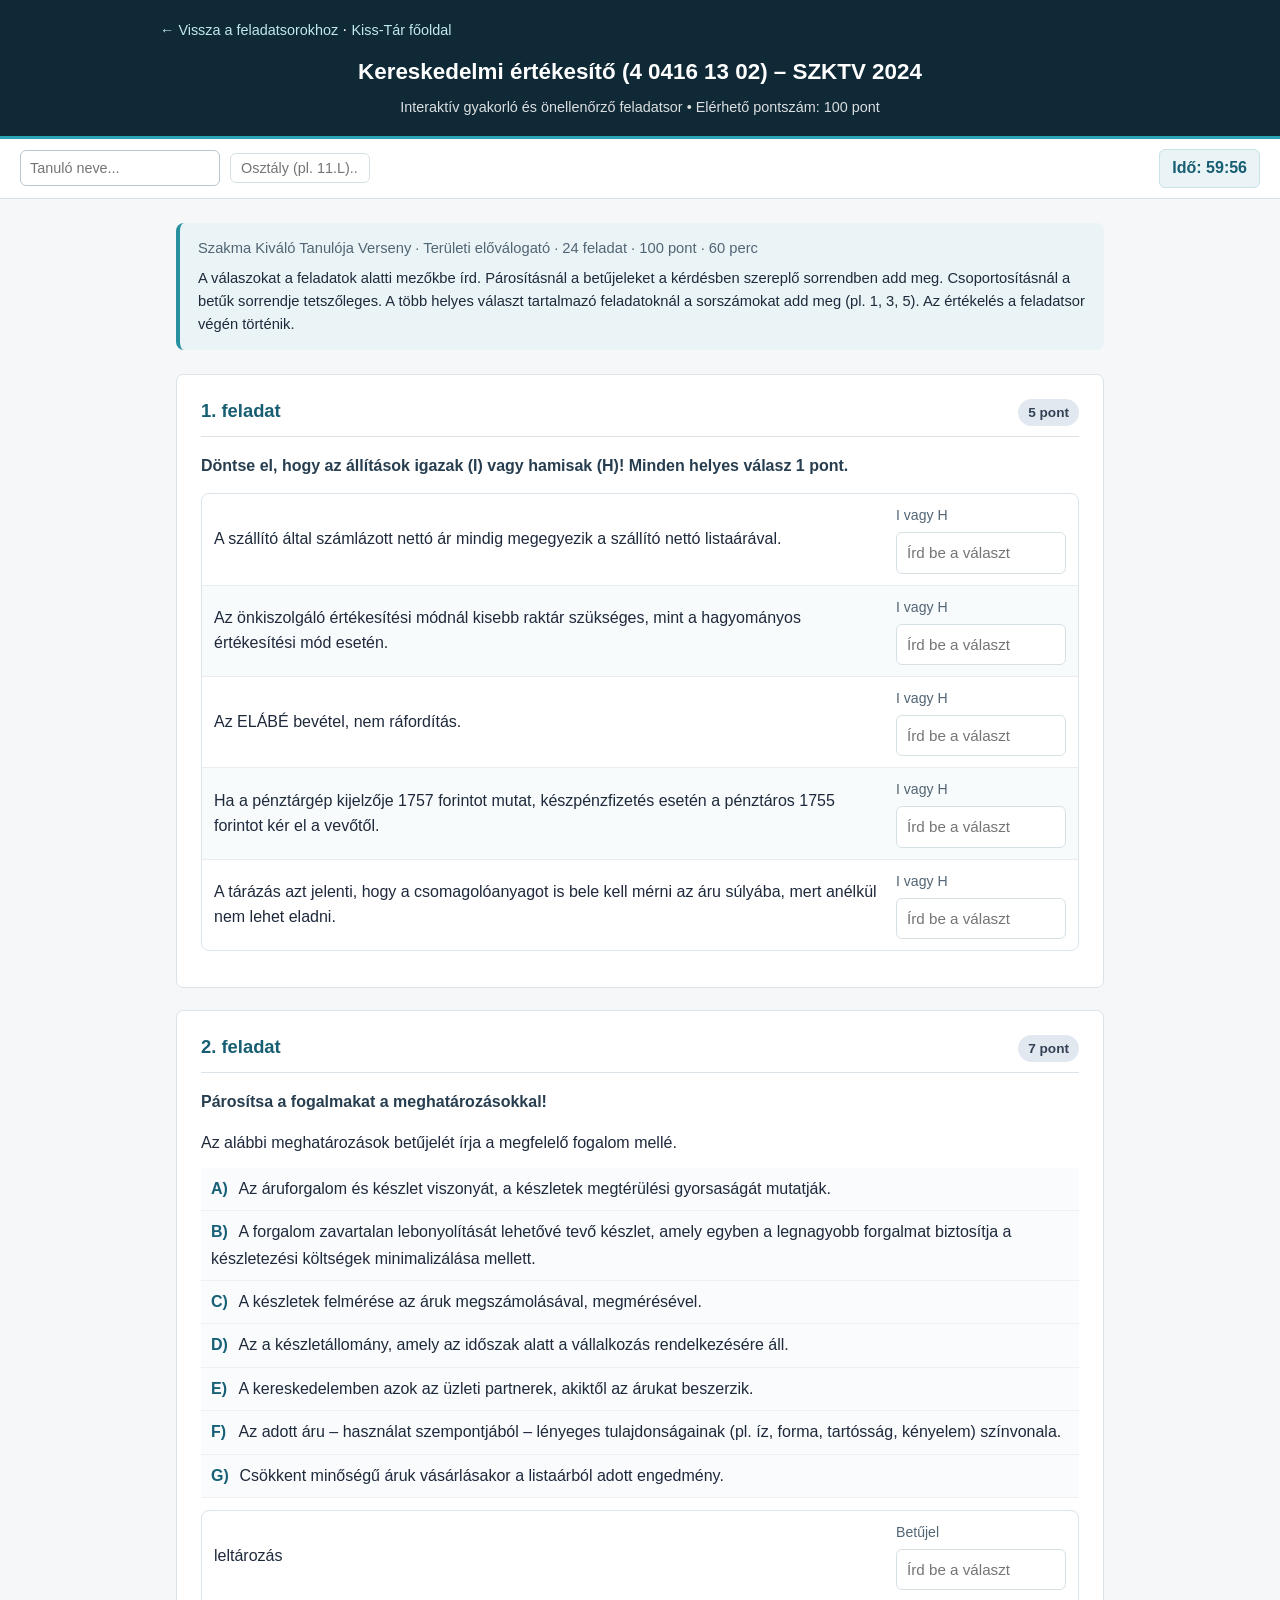
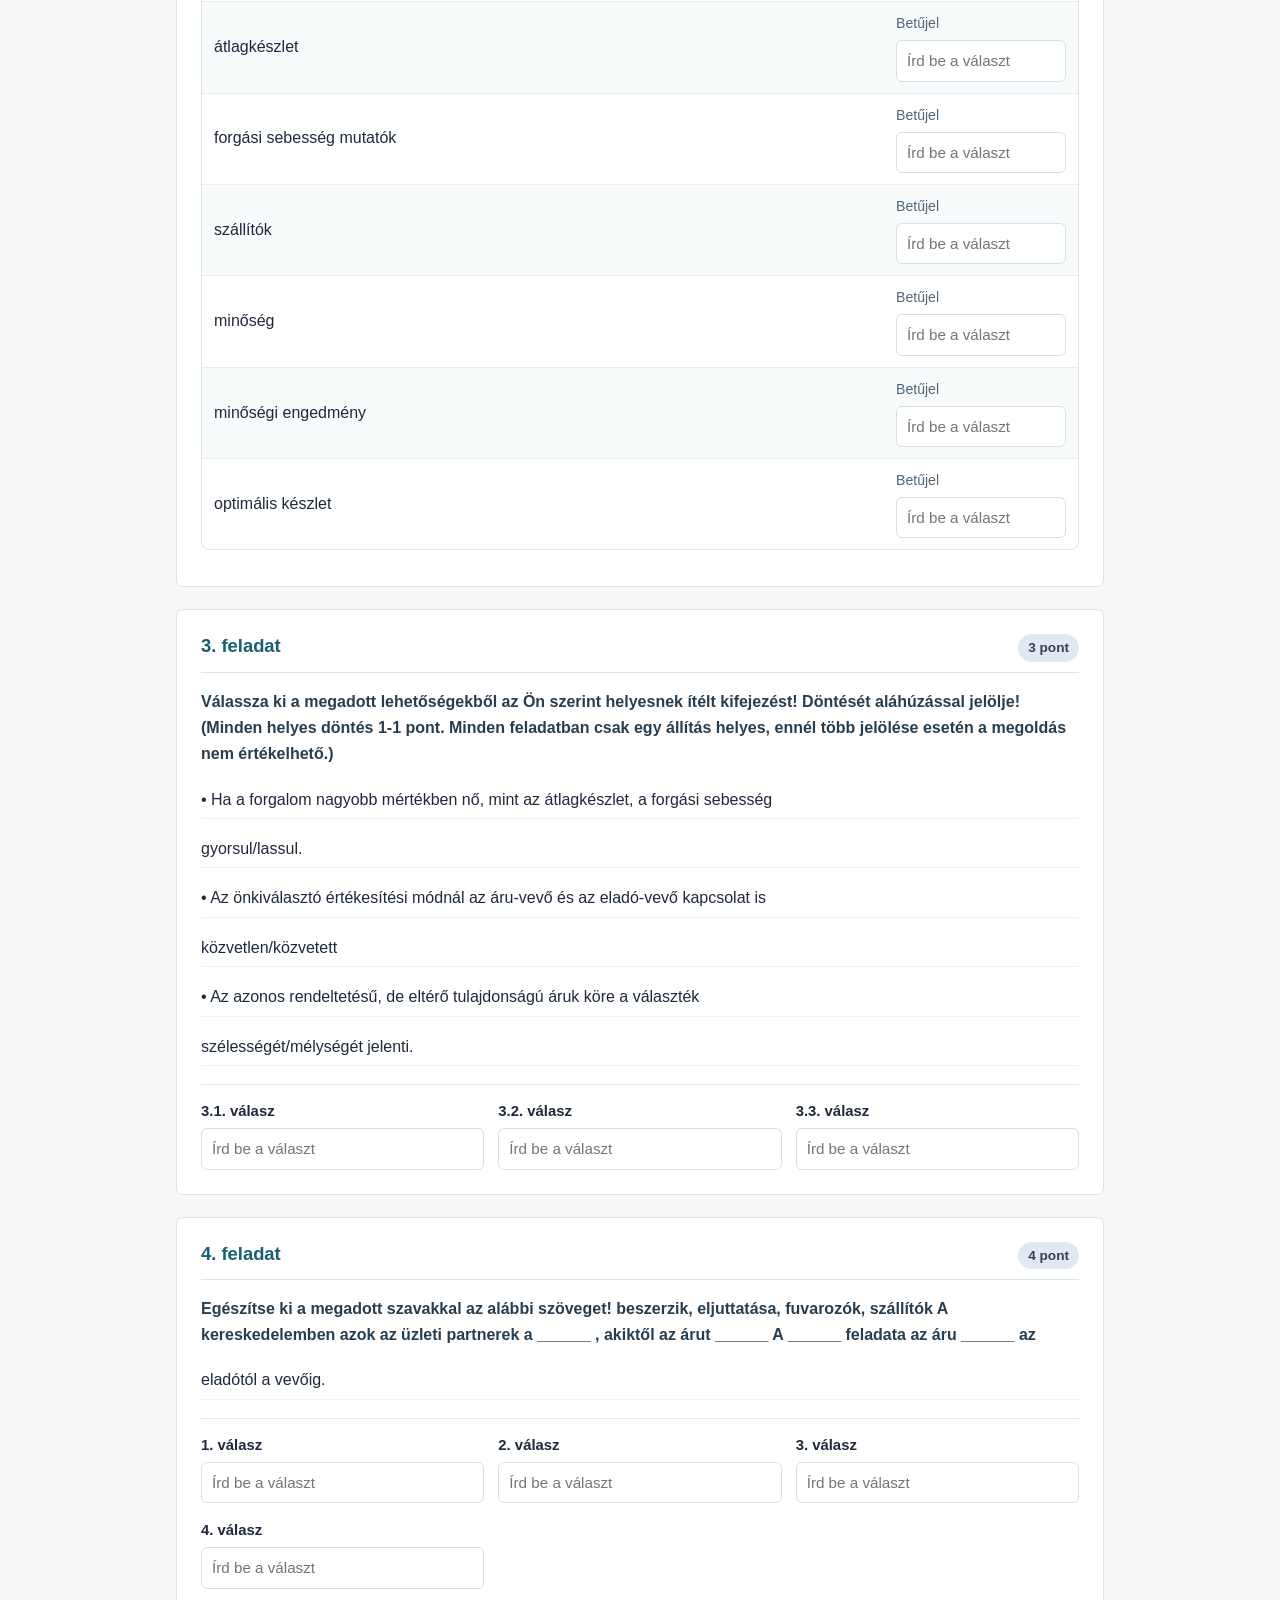
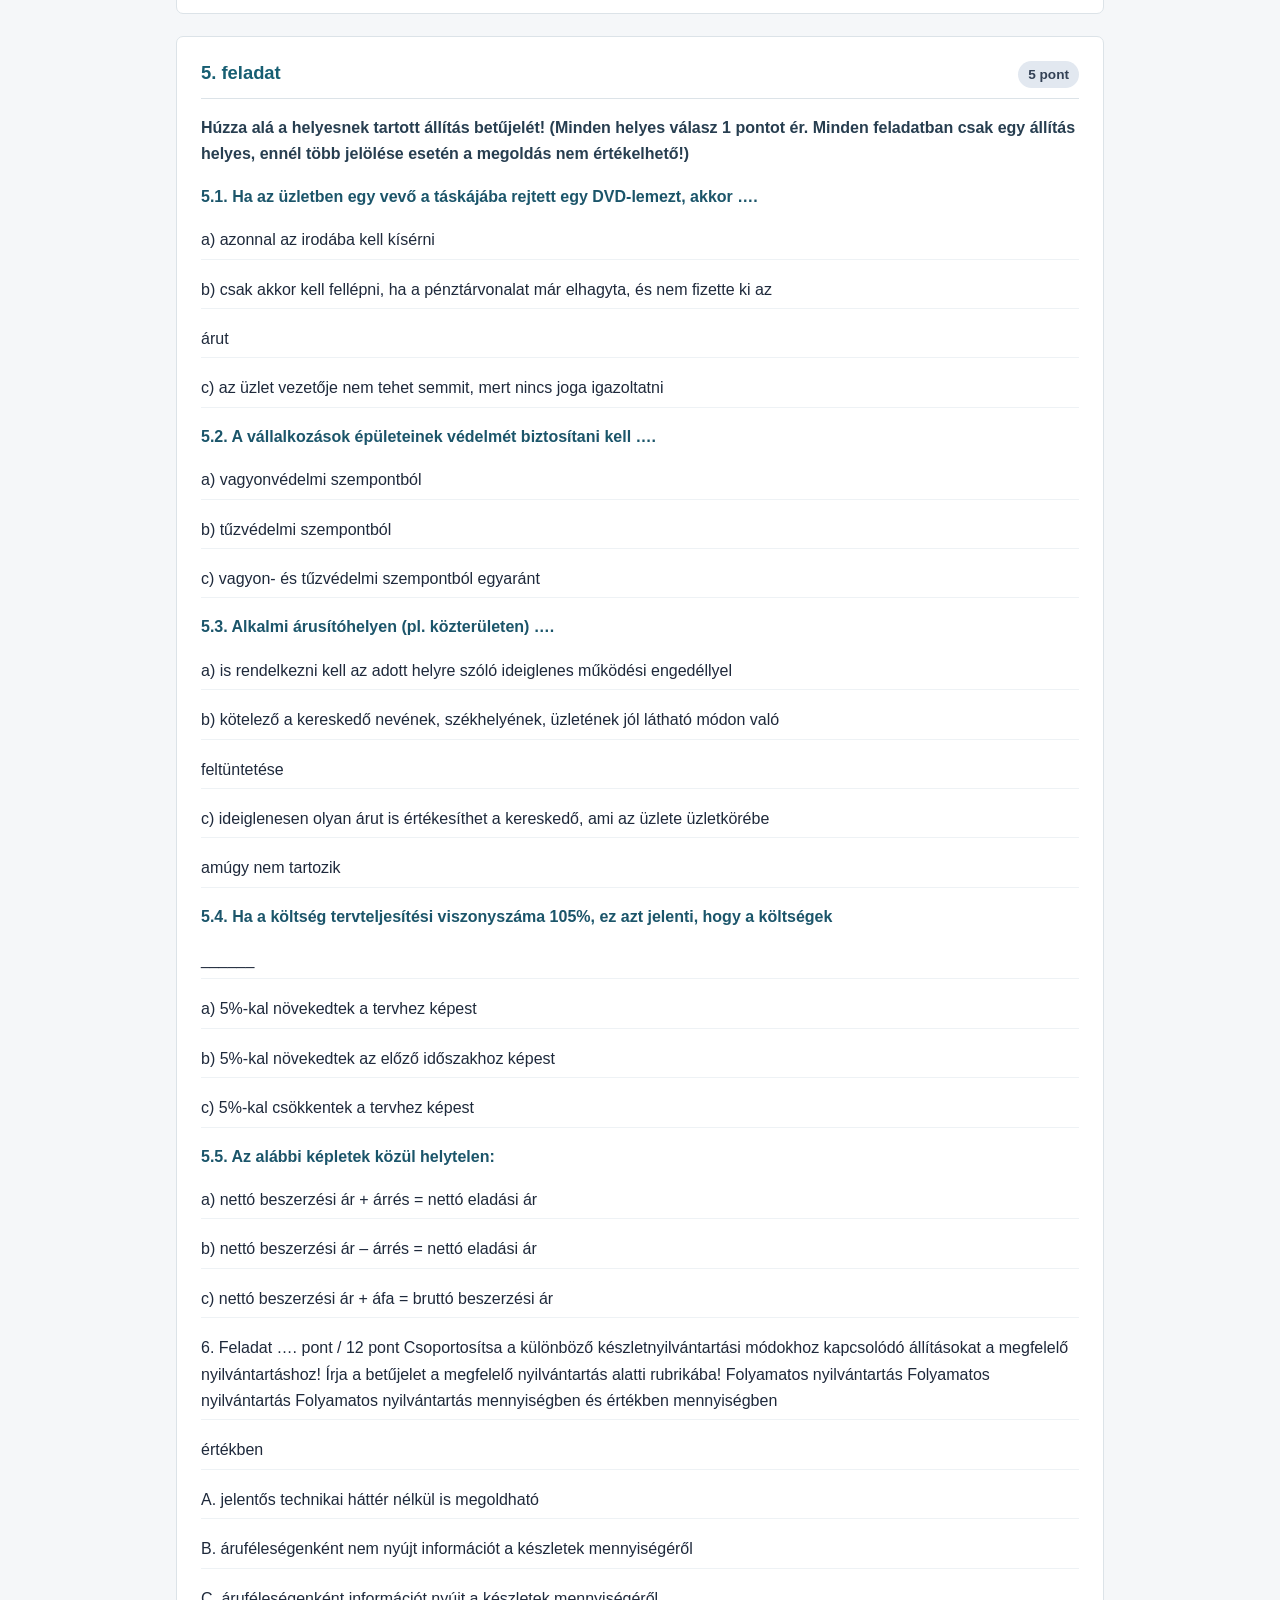
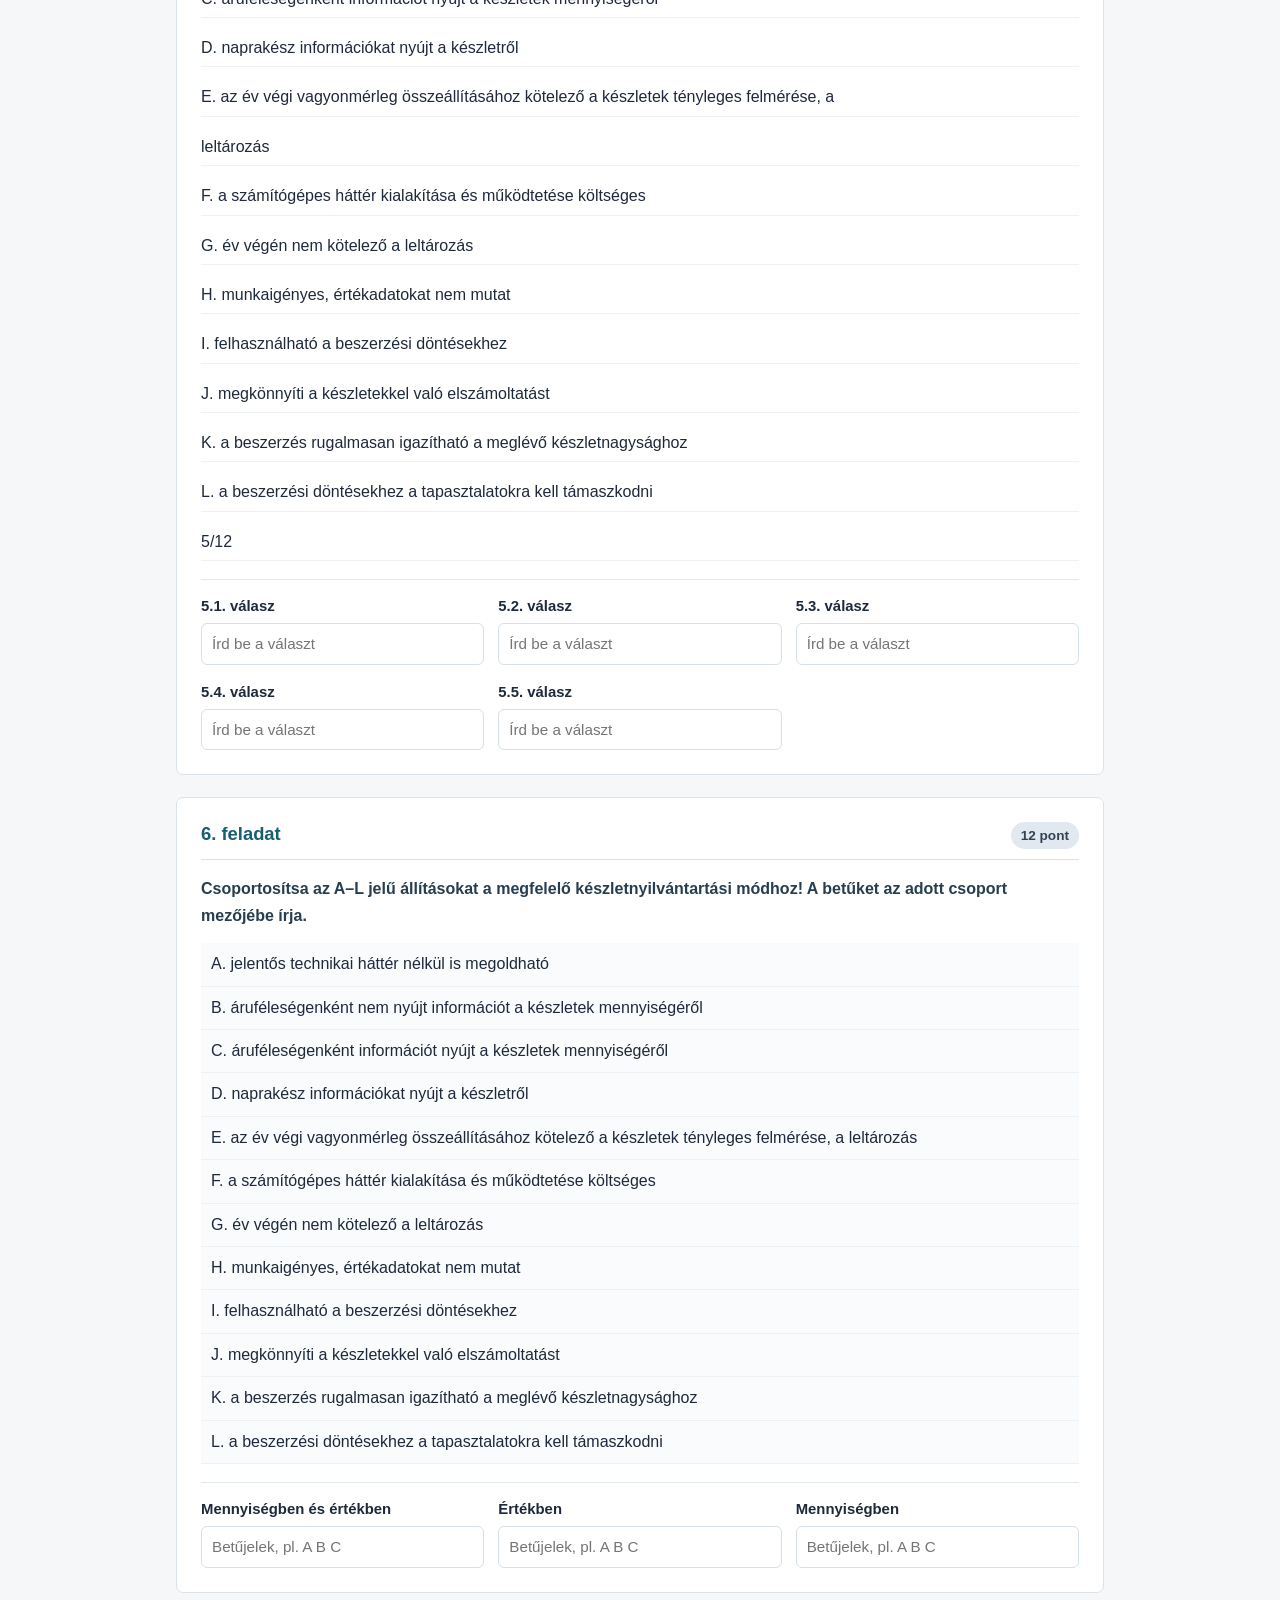
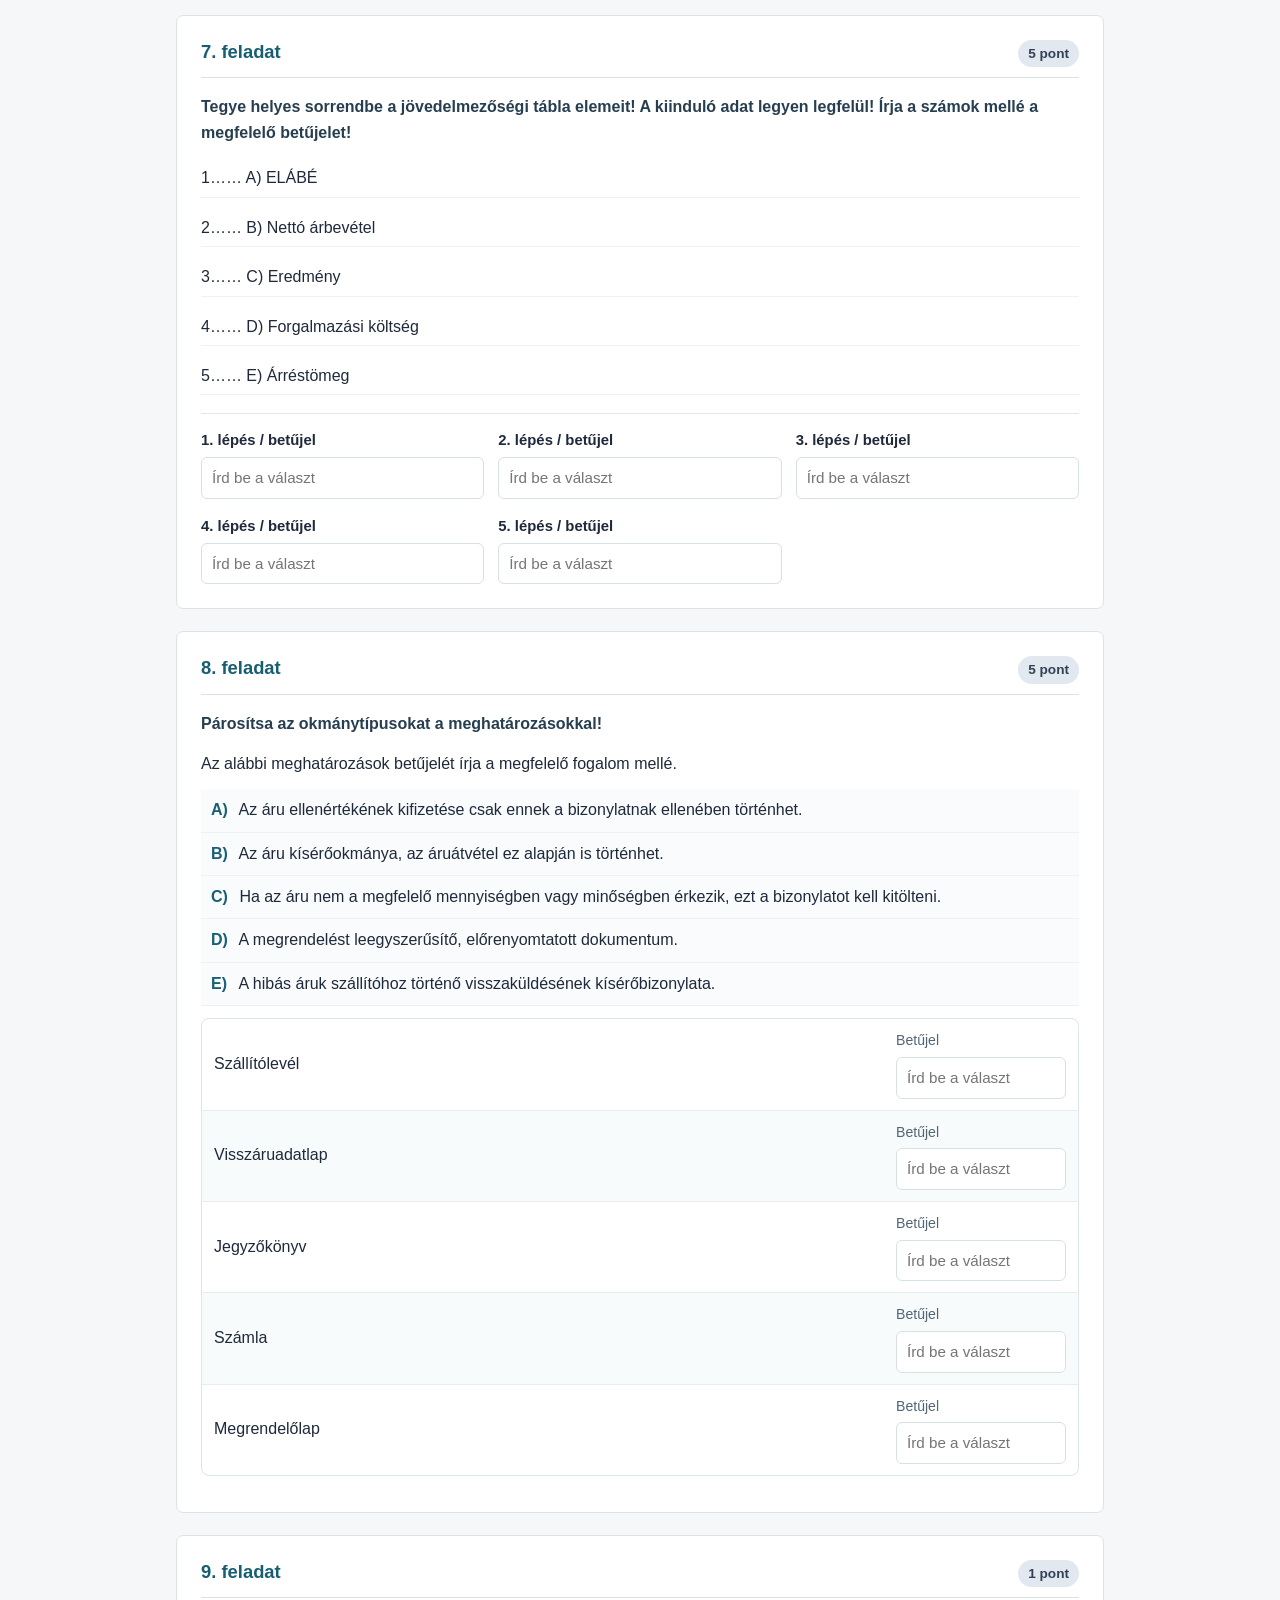
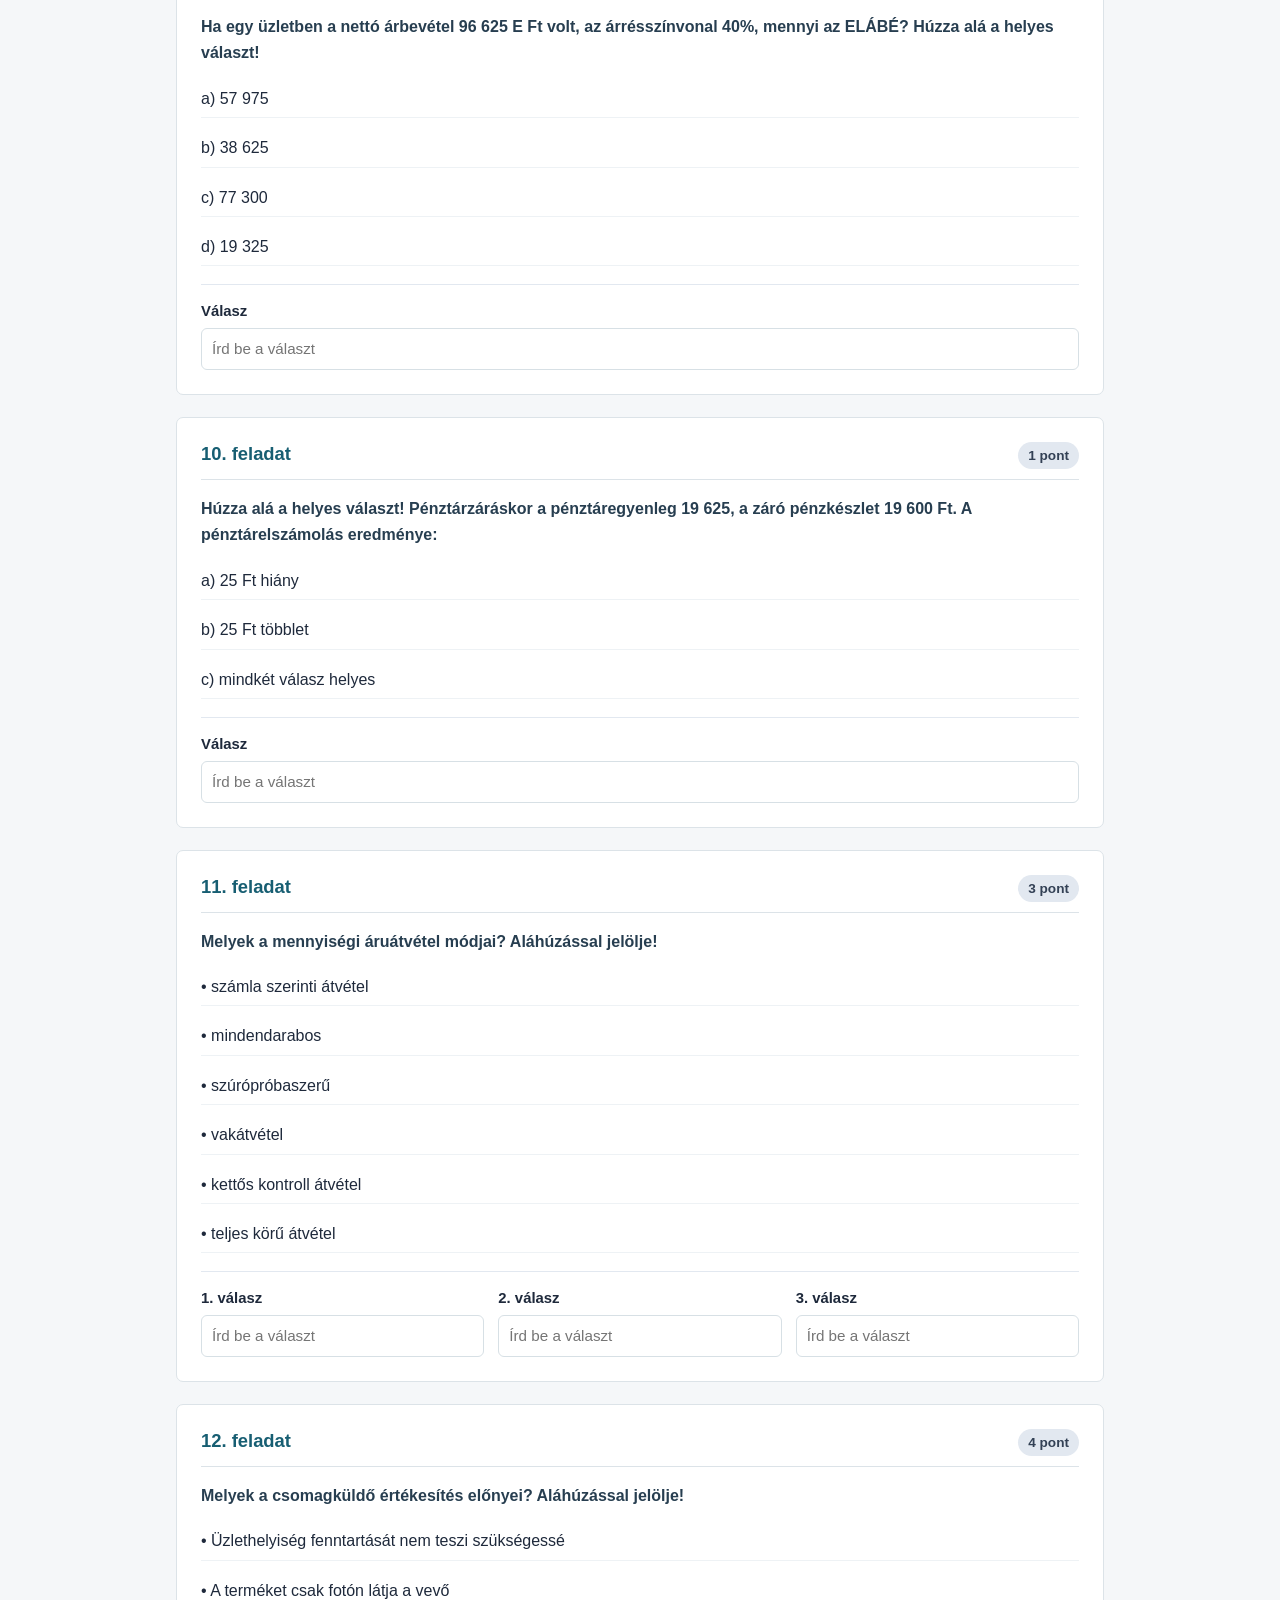
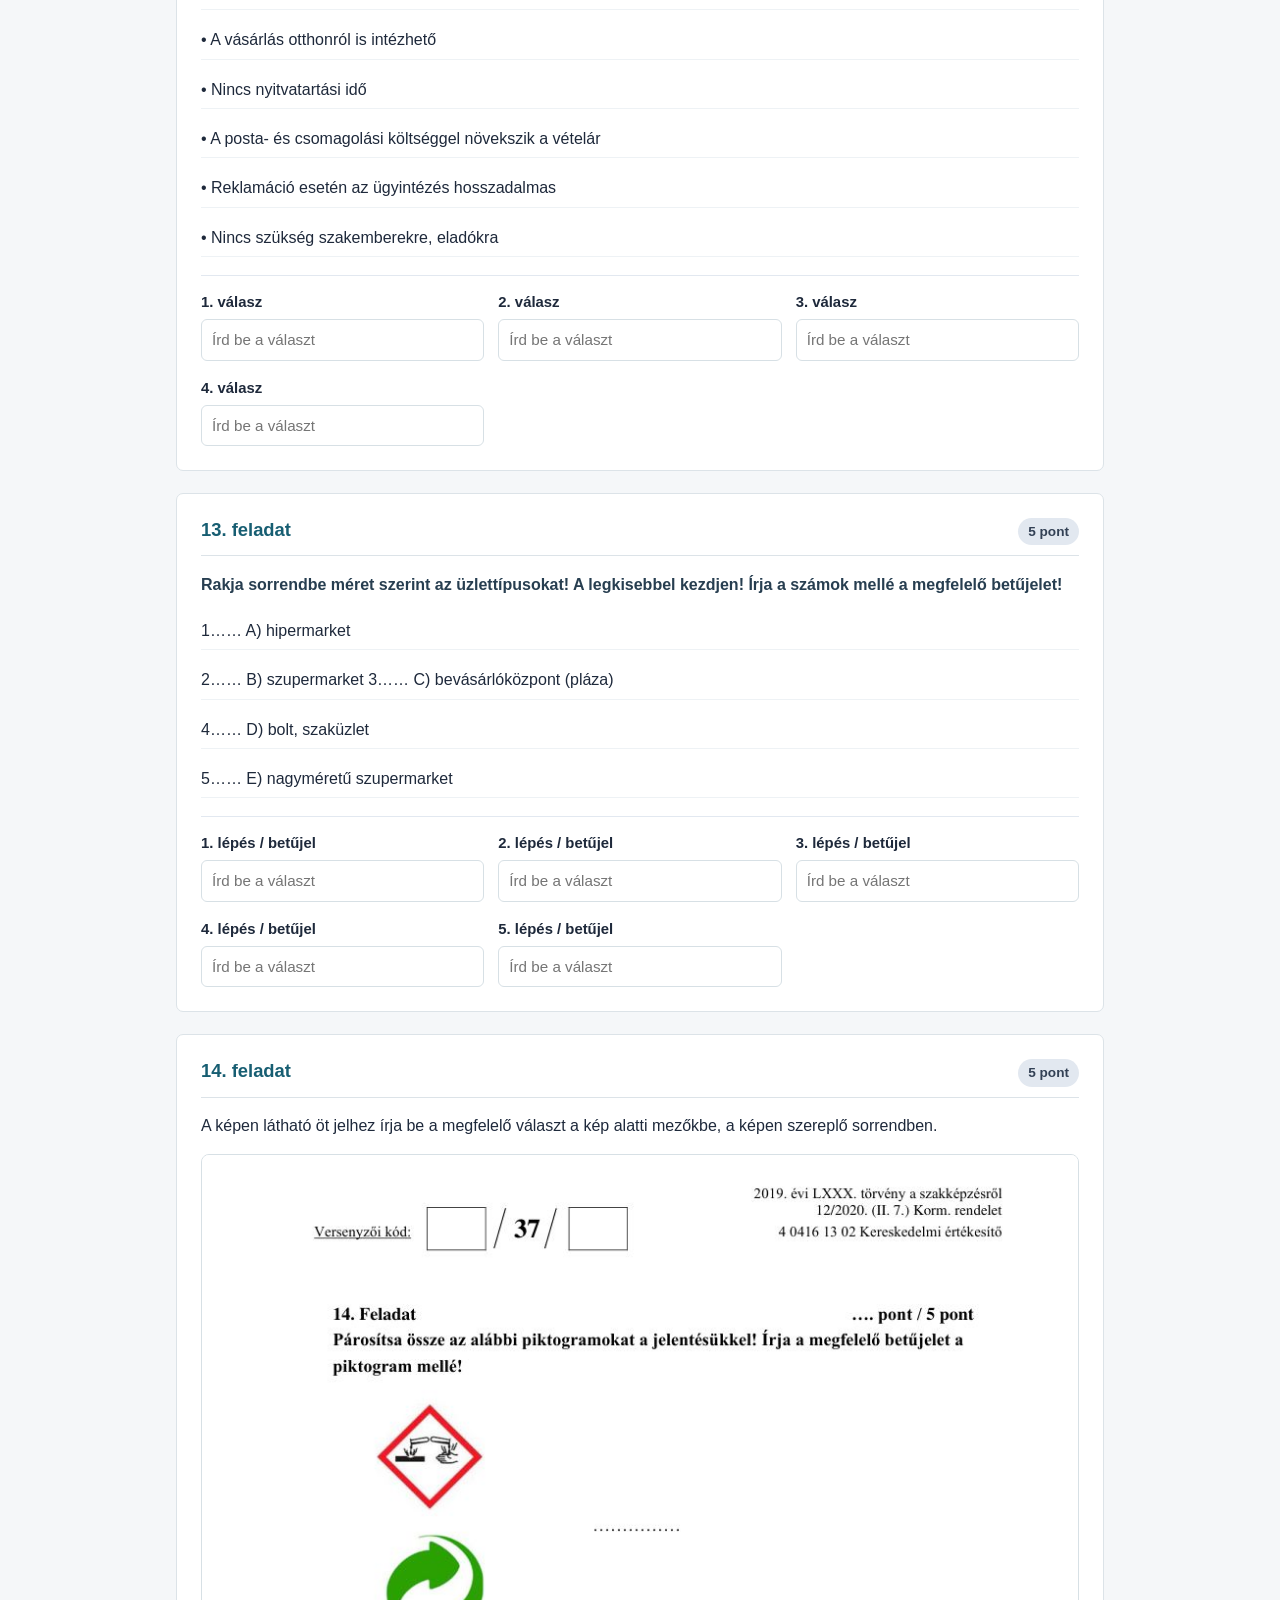
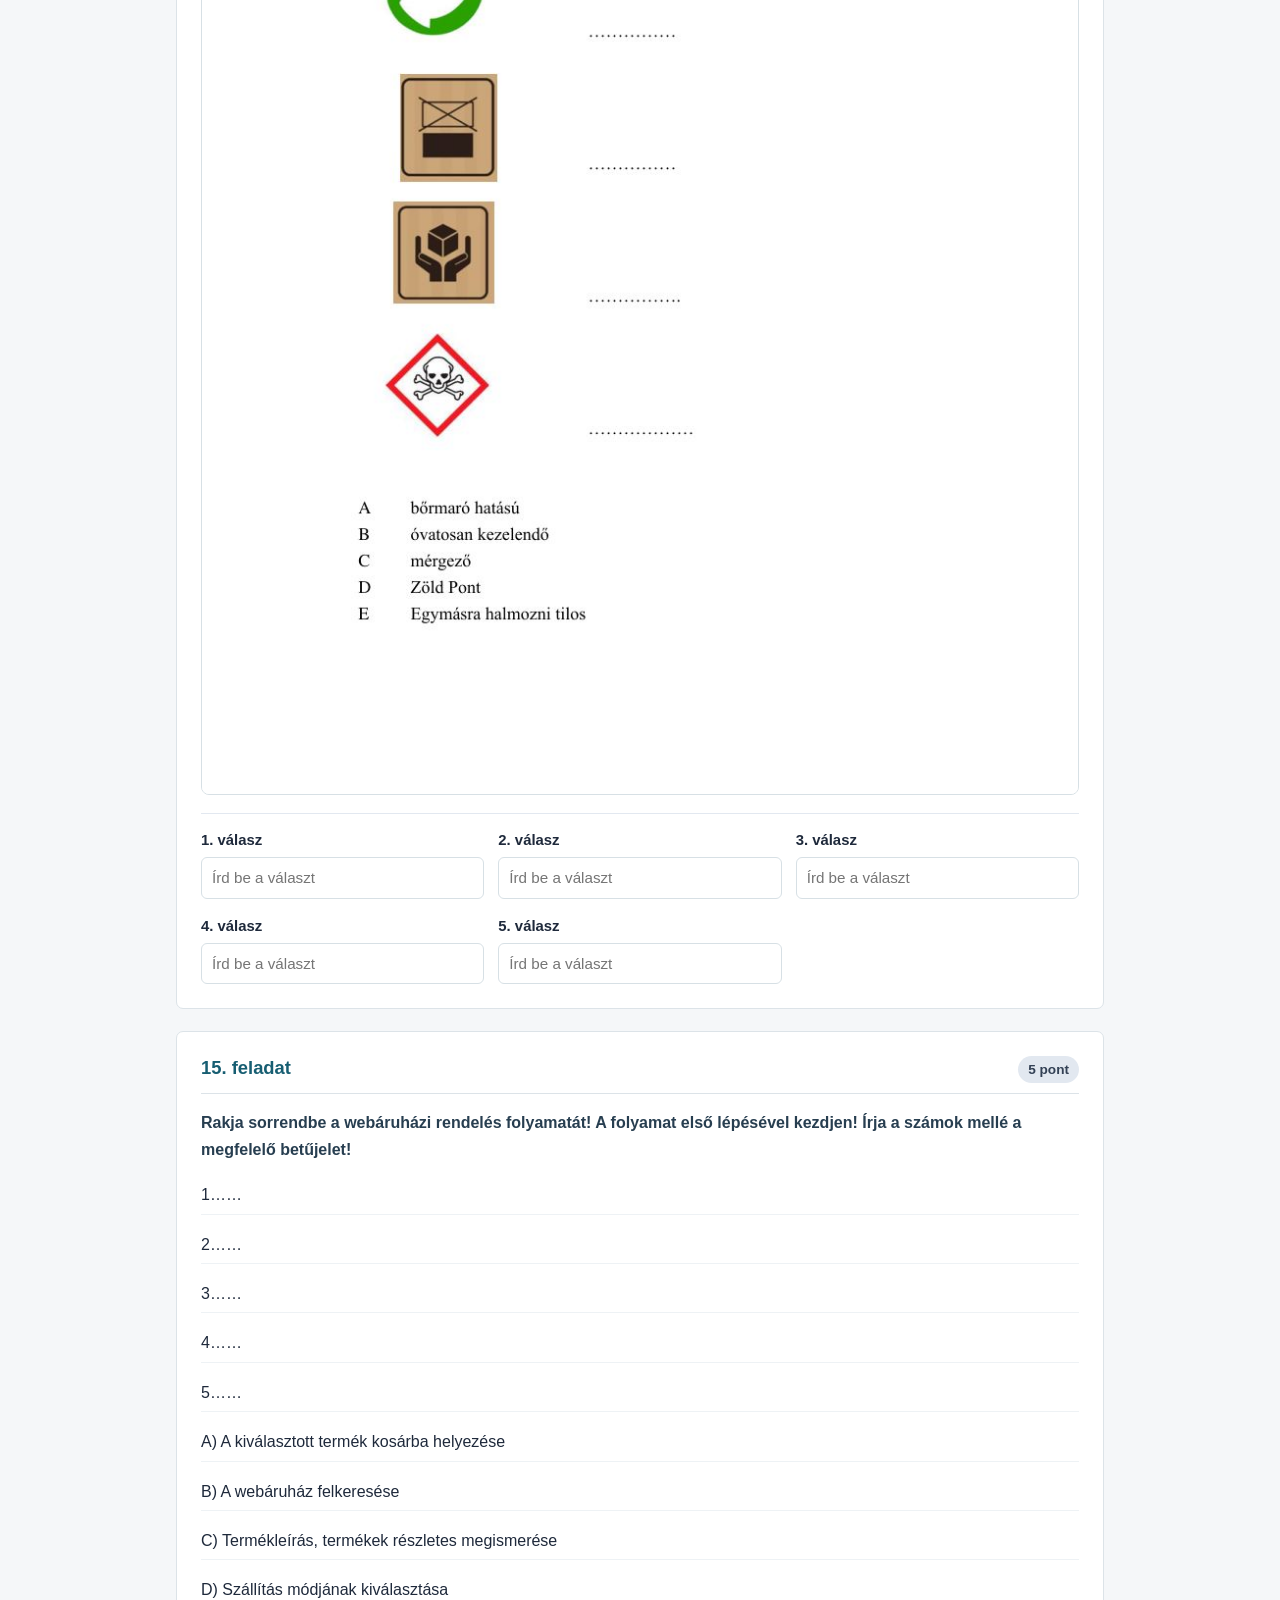
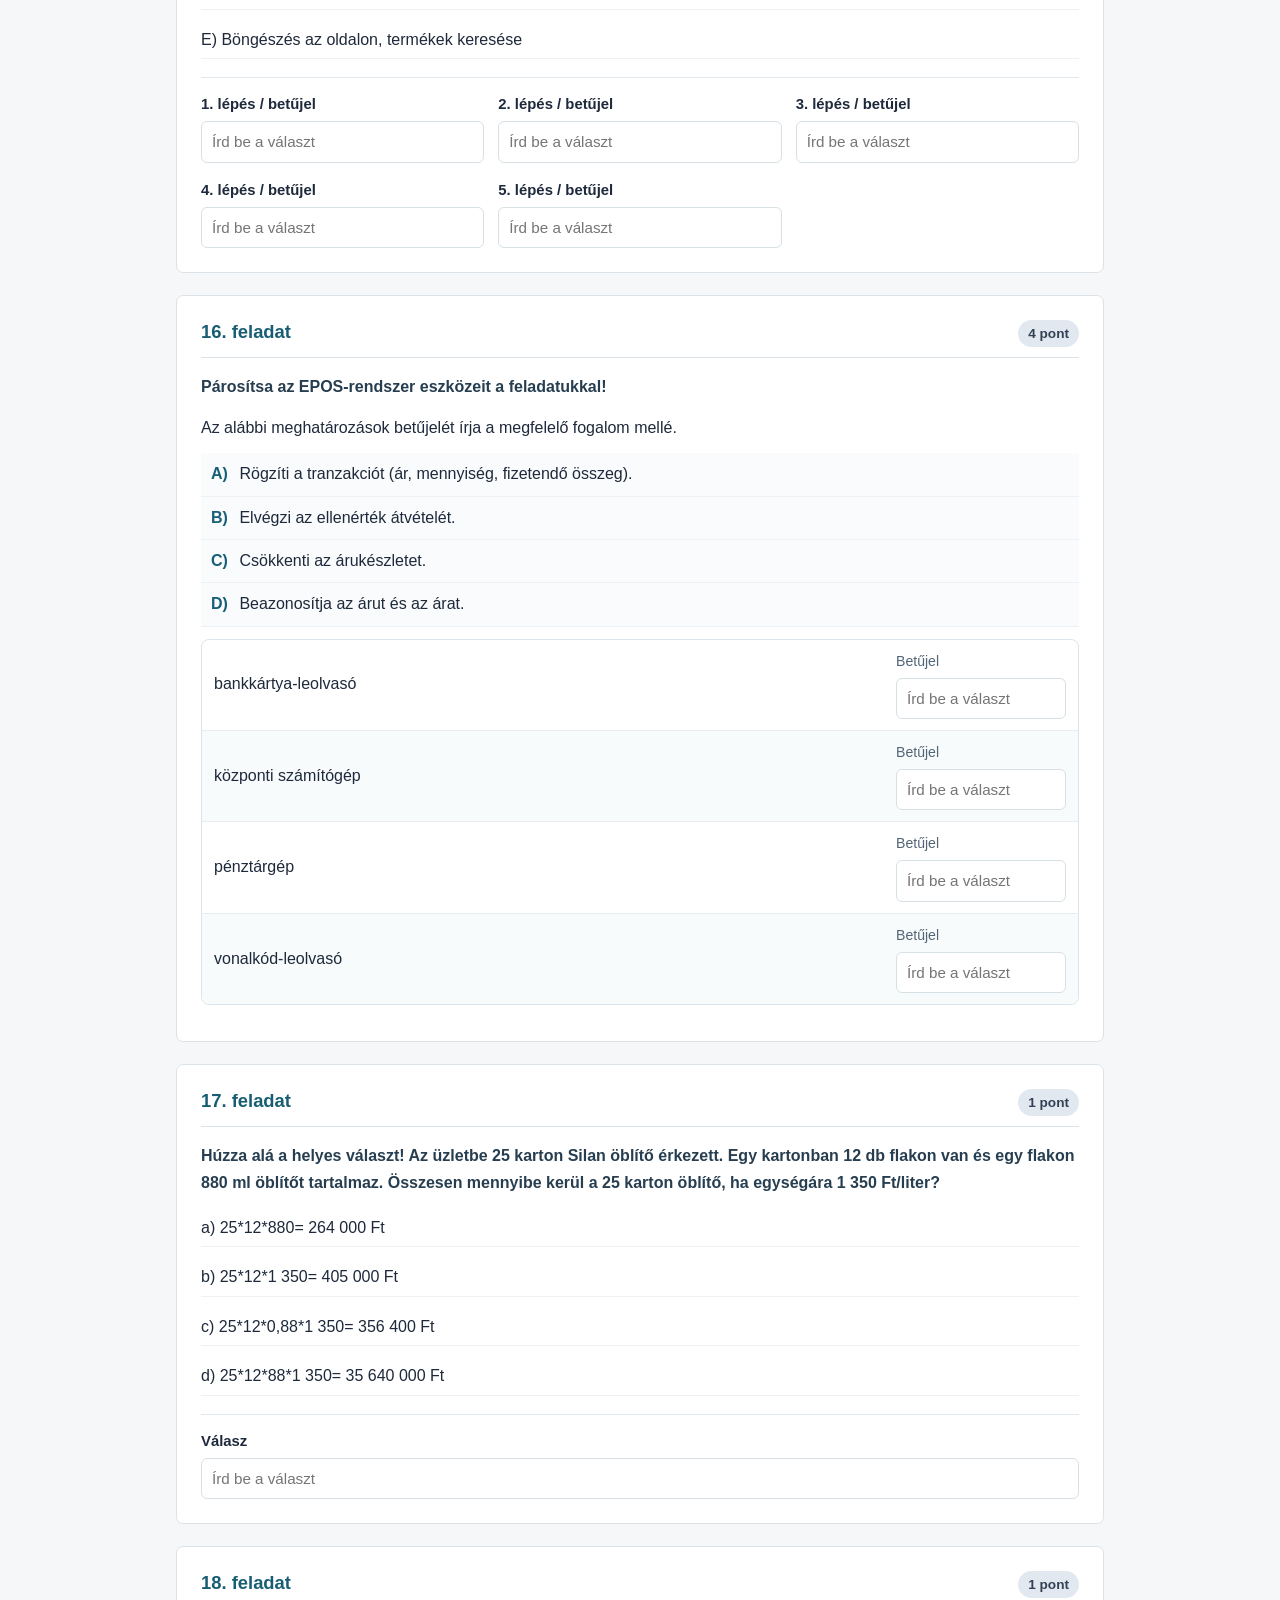
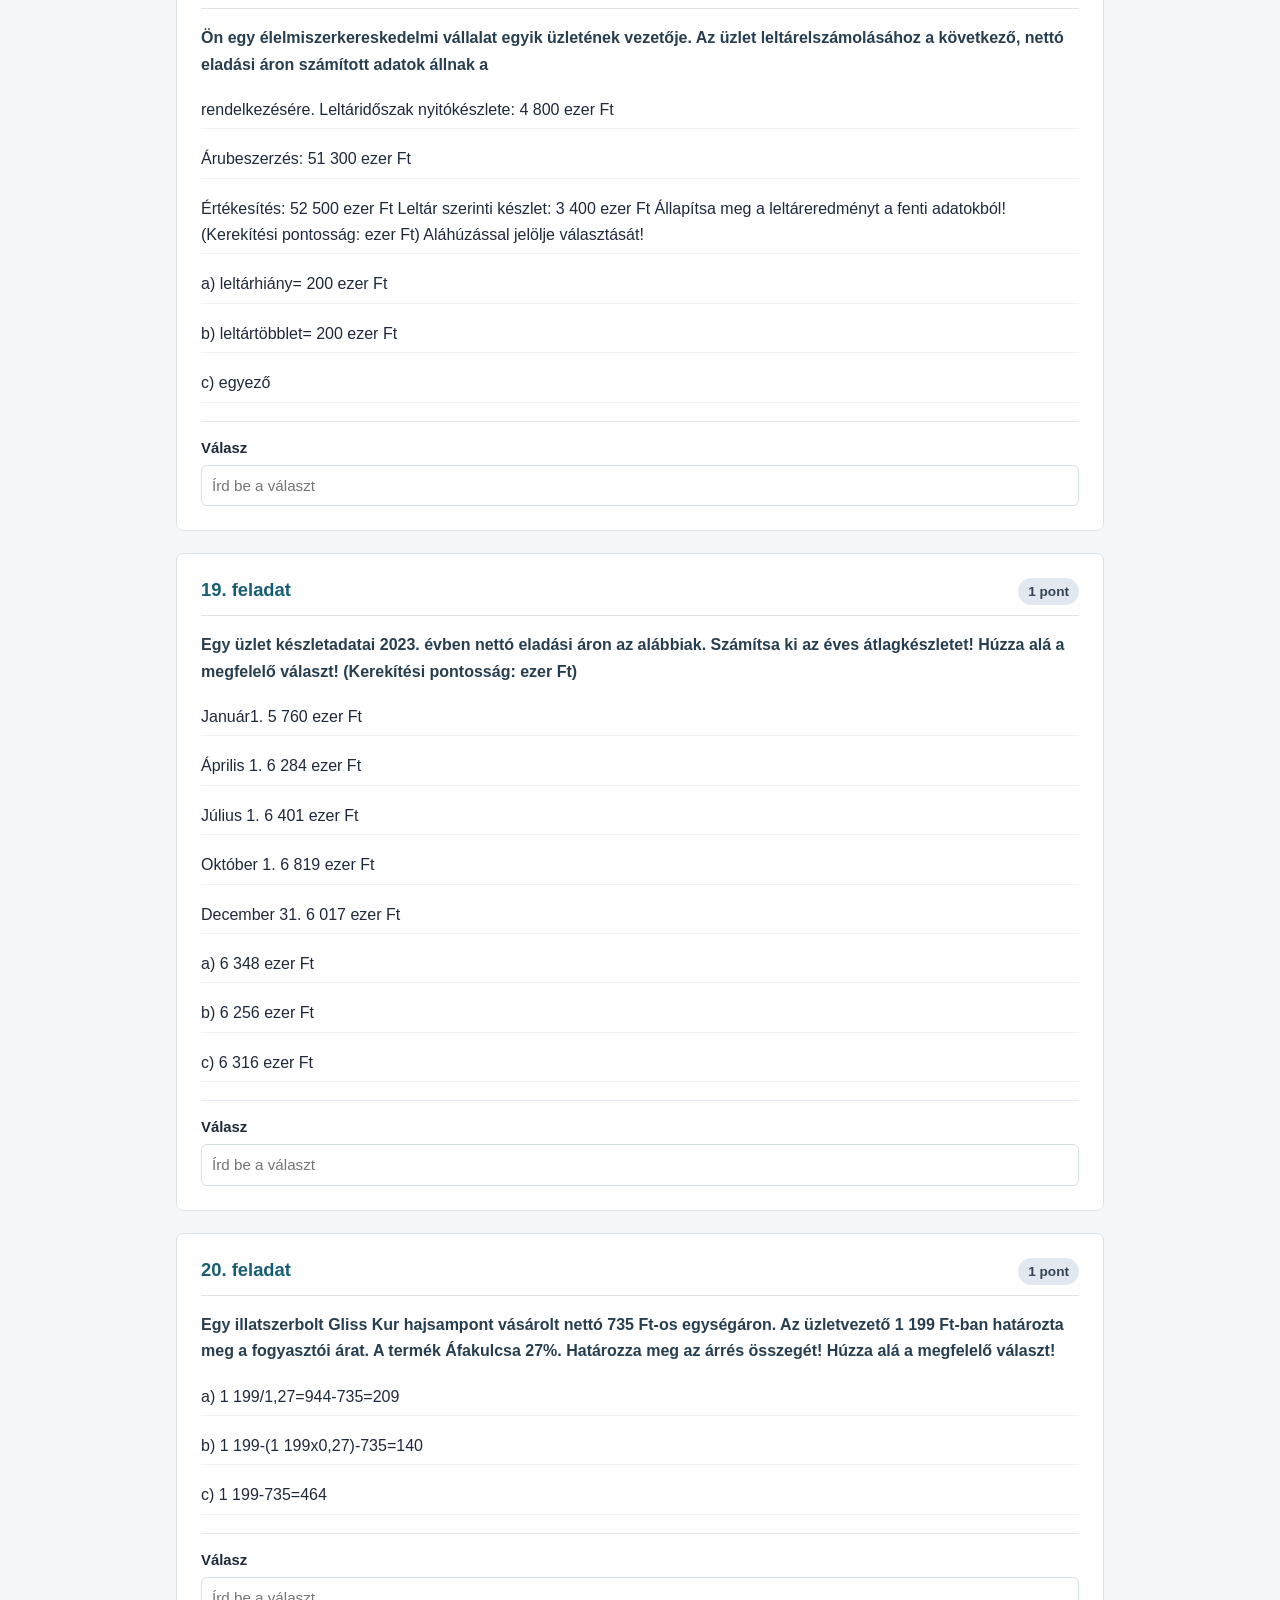
<file: kereskedelmi-ertekesito/feladatsorok/szktv-2024.html>
<!DOCTYPE html>

<html lang="hu"><head><meta charset="utf-8"/><meta content="width=device-width,initial-scale=1" name="viewport"/><title>SZKTV 2024 – Kereskedelmi értékesítő | Kiss-Tár</title><style>
:root{--primary:#175e72;--primary-light:#1687a0;--bg:#f5f7f9;--card:#ffffff;--text:#1e293b;--muted:#64748b;--border:#d7e0e5;--success-bg:#dcfce7;--success-border:#16a34a;--success-text:#14532d;--error-bg:#fee2e2;--error-border:#dc2626;--error-text:#7f1d1d}
*{box-sizing:border-box}html{scroll-behavior:smooth}body{font-family:'Segoe UI',Roboto,Helvetica,Arial,sans-serif;background:var(--bg);color:var(--text);line-height:1.55;margin:0;padding:0 0 80px}a{color:var(--primary);text-decoration:none}a:hover{text-decoration:underline}
header{background:#102936;color:white;padding:18px 20px;text-align:center;border-bottom:3px solid #2ba5b5}header h1{margin:0 0 6px;font-size:1.4rem;font-weight:650}header p{margin:0;opacity:.85;font-size:.9rem}.kiss-nav{max-width:960px;margin:0 auto 12px;text-align:left}.kiss-nav a{color:#bfe9ec;text-decoration:none;font-size:.9rem}.kiss-nav a:hover{text-decoration:underline}
.top-bar{position:sticky;top:0;z-index:100;background:#fff;border-bottom:1px solid var(--border);padding:10px 20px;display:flex;flex-wrap:wrap;justify-content:space-between;align-items:center;gap:10px}.student-info{display:flex;align-items:center;gap:10px;flex-wrap:wrap}.student-info input{padding:6px 10px;border:1px solid var(--border);border-radius:6px;font-size:.9rem}.timer-box{font-weight:700;color:var(--primary);background:#eaf3f5;padding:6px 12px;border-radius:6px;border:1px solid #c9e2e8;font-variant-numeric:tabular-nums}
main{max-width:960px;margin:24px auto;padding:0 16px}.intro{background:#eaf3f5;border-left:4px solid #278fa0;padding:14px 18px;border-radius:8px;margin-bottom:24px;font-size:.92rem}.intro p{margin:0 0 8px}.intro p:last-child{margin:0}.hint{font-size:.92rem}.muted{color:#526575}
.task{background:var(--card);border-radius:7px;padding:22px 24px;margin-bottom:22px;box-shadow:none;border:1px solid #dce3e8;scroll-margin-top:85px}.task-head{display:flex;justify-content:space-between;align-items:baseline;border-bottom:1px solid #dce3e8;padding-bottom:10px;margin-bottom:16px;gap:12px}.task-head h2{font-size:1.15rem;font-weight:700;color:var(--primary);margin:0}.task-head span{background:#e2e8f0;color:#334155;font-weight:700;padding:3px 10px;border-radius:999px;font-size:.85rem;white-space:nowrap}
.question{white-space:pre-wrap;font:inherit;line-height:1.65;overflow-wrap:anywhere}.answers{display:grid;grid-template-columns:repeat(auto-fit,minmax(225px,1fr));gap:14px;margin-top:18px;padding-top:15px;border-top:1px solid #e2e8f0}.answer{display:flex;flex-direction:column;gap:5px;margin-bottom:2px;font-size:.93rem;font-weight:600}.answer input{padding:8px 10px;border:1px solid var(--border);border-radius:6px;font:inherit;font-weight:400;font-size:.95rem;background:#fff;min-width:0;width:100%}.answer input:focus,.student-info input:focus{outline:none;border-color:var(--primary-light);box-shadow:0 0 0 3px rgba(22,135,160,.15)}.answer input:disabled{color:#334155;opacity:1}.feedback{margin-top:12px;padding:10px 14px;border-radius:8px;font-size:.9rem;display:none}.feedback.ok{display:block;background:var(--success-bg);border:1px solid var(--success-border);color:var(--success-text)}.feedback.bad{display:block;background:var(--error-bg);border:1px solid var(--error-border);color:var(--error-text)}
.pict{display:block;max-width:100%;height:auto;margin:14px auto;border:1px solid var(--border);border-radius:8px}.actions{display:flex;flex-wrap:wrap;gap:14px;justify-content:center;margin-top:30px}.actions button{padding:12px 24px;font-size:1rem;font-weight:700;border:0;border-radius:8px;cursor:pointer;background:var(--primary);color:white}.actions button:hover{opacity:.92}.actions button.secondary{background:#475569;color:#fff}
.results{display:none;background:white;border:2px solid var(--primary);border-radius:12px;padding:24px;text-align:center;margin:24px 0}.results.show{display:block}.results h2{color:var(--primary)}
@media(max-width:600px){header h1{font-size:1.2rem}.task{padding:16px}.task-head{align-items:flex-start}.task-head h2{font-size:1.05rem}main{margin-top:14px}.answers{grid-template-columns:1fr}.question{font-size:.95rem}}
@media print{.top-bar,.actions,.kiss-nav{display:none!important}header{color:#111;background:white;border:0}.task{break-inside:avoid;border:1px solid #999}body{background:#fff;padding:0}}


/* Áttekinthető, egységes feladatformázás */
.question{white-space:normal;line-height:1.65;overflow-wrap:normal;word-break:normal;hyphens:auto}
.question p{margin:0 0 12px}.question p:last-child{margin-bottom:0}
.question .q-intro{font-weight:600;color:#273e50;margin:0 0 14px}
.question .q-line{padding:5px 0;border-bottom:1px solid #eef2f5}
.question .q-def{padding:8px 10px;border-bottom:1px solid #edf1f4;background:#f9fbfc}
.question .q-def strong{display:inline-block;min-width:24px;color:#176077}
.question .q-subtitle{font-weight:700;margin-top:16px;color:#1b556a}
.question .q-options{display:grid;gap:6px;margin:8px 0 14px 14px}
.question .q-options div{line-height:1.5}
.answer-row{display:grid;grid-template-columns:minmax(0,1fr) 170px;gap:16px;align-items:center;padding:11px 12px;border-bottom:1px solid #e7edf1}
.answer-row:nth-child(even){background:#f8fbfc}
.answer-row .row-prompt{line-height:1.55;font-weight:500;min-width:0}
.answer-row .answer{margin:0;font-size:.88rem}
.answer-row .answer input{width:100%}
.answer-row .answer span{font-weight:500;color:#526575}
.task .answer-table{margin:12px 0 14px;border:1px solid #dce5eb;border-radius:8px;overflow:hidden}
.task .answer-table .answer-row:last-child{border-bottom:0}
.question .word-bank{background:#eef7f8;border-radius:6px;padding:10px 14px;line-height:1.6;margin:12px 0}
.answer .answer-label{display:block}
@media(max-width:650px){.answer-row{grid-template-columns:1fr;gap:6px;padding:10px}.answer-row .answer{max-width:100%}}
</style></head><body><header><nav class="kiss-nav"><a href="../">← Vissza a feladatsorokhoz</a>  ·  <a href="/">Kiss-Tár főoldal</a></nav><h1>Kereskedelmi értékesítő (4 0416 13 02) – SZKTV 2024</h1><p>Interaktív gyakorló és önellenőrző feladatsor • Elérhető pontszám: 100 pont</p></header><div class="top-bar"><div class="student-info"><input id="student" placeholder="Tanuló neve..." style="padding:9px;border:1px solid #b8c7d3;border-radius:6px"/><input id="studentClass" placeholder="Osztály (pl. 11.L)..." style="width: 140px;" type="text"/></div><div class="timer-box">Idő: <span class="timer" id="timer">60:00</span></div></div><main><div class="intro"><p class="muted">Szakma Kiváló Tanulója Verseny · Területi előválogató · 24 feladat · 100 pont · 60 perc</p><p class="hint">A válaszokat a feladatok alatti mezőkbe írd. Párosításnál a betűjeleket a kérdésben szereplő sorrendben add meg. Csoportosításnál a betűk sorrendje tetszőleges. A több helyes választ tartalmazó feladatoknál a sorszámokat add meg (pl. 1, 3, 5). Az értékelés a feladatsor végén történik.</p></div><section class="task" id="task-1"><div class="task-head"><h2>1. feladat</h2><span>5 pont</span></div><div class="question"><div class="q-intro">Döntse el, hogy az állítások igazak (I) vagy hamisak (H)! Minden helyes válasz 1 pont.</div></div><div class="answer-table"><div class="answer-row"><div class="row-prompt">A szállító által számlázott nettó ár mindig megegyezik a szállító nettó listaárával.</div><label class="answer"><span>I vagy H</span><input autocomplete="off" data-j="0" data-n="1" placeholder="Írd be a választ" spellcheck="false"/></label></div><div class="answer-row"><div class="row-prompt">Az önkiszolgáló értékesítési módnál kisebb raktár szükséges, mint a hagyományos
 értékesítési mód esetén.</div><label class="answer"><span>I vagy H</span><input autocomplete="off" data-j="1" data-n="1" placeholder="Írd be a választ" spellcheck="false"/></label></div><div class="answer-row"><div class="row-prompt">Az ELÁBÉ bevétel, nem ráfordítás.</div><label class="answer"><span>I vagy H</span><input autocomplete="off" data-j="2" data-n="1" placeholder="Írd be a választ" spellcheck="false"/></label></div><div class="answer-row"><div class="row-prompt">Ha a pénztárgép kijelzője 1757 forintot mutat, készpénzfizetés esetén a pénztáros
 1755 forintot kér el a vevőtől.</div><label class="answer"><span>I vagy H</span><input autocomplete="off" data-j="3" data-n="1" placeholder="Írd be a választ" spellcheck="false"/></label></div><div class="answer-row"><div class="row-prompt">A tárázás azt jelenti, hogy a csomagolóanyagot is bele kell mérni az áru súlyába,
 mert anélkül nem lehet eladni.</div><label class="answer"><span>I vagy H</span><input autocomplete="off" data-j="4" data-n="1" placeholder="Írd be a választ" spellcheck="false"/></label></div></div><div aria-live="polite" class="feedback" id="feedback-1"></div></section><section class="task" id="task-2"><div class="task-head"><h2>2. feladat</h2><span>7 pont</span></div><div class="question"><p class="q-intro">Párosítsa a fogalmakat a meghatározásokkal!</p><p>Az alábbi meghatározások betűjelét írja a megfelelő fogalom mellé.</p><div class="q-def"><strong>A)</strong> Az áruforgalom és készlet viszonyát, a készletek megtérülési gyorsaságát mutatják.</div><div class="q-def"><strong>B)</strong> A forgalom zavartalan lebonyolítását lehetővé tevő készlet, amely egyben a legnagyobb forgalmat biztosítja a készletezési költségek minimalizálása mellett.</div><div class="q-def"><strong>C)</strong> A készletek felmérése az áruk megszámolásával, megmérésével.</div><div class="q-def"><strong>D)</strong> Az a készletállomány, amely az időszak alatt a vállalkozás rendelkezésére áll.</div><div class="q-def"><strong>E)</strong> A kereskedelemben azok az üzleti partnerek, akiktől az árukat beszerzik.</div><div class="q-def"><strong>F)</strong> Az adott áru – használat szempontjából – lényeges tulajdonságainak (pl. íz, forma, tartósság, kényelem) színvonala.</div><div class="q-def"><strong>G)</strong> Csökkent minőségű áruk vásárlásakor a listaárból adott engedmény.</div></div><div class="answer-table"><div class="answer-row"><div class="row-prompt">leltározás</div><label class="answer"><span>Betűjel</span><input autocomplete="off" data-j="0" data-n="2" placeholder="Írd be a választ" spellcheck="false"/></label></div><div class="answer-row"><div class="row-prompt">átlagkészlet</div><label class="answer"><span>Betűjel</span><input autocomplete="off" data-j="1" data-n="2" placeholder="Írd be a választ" spellcheck="false"/></label></div><div class="answer-row"><div class="row-prompt">forgási sebesség mutatók</div><label class="answer"><span>Betűjel</span><input autocomplete="off" data-j="2" data-n="2" placeholder="Írd be a választ" spellcheck="false"/></label></div><div class="answer-row"><div class="row-prompt">szállítók</div><label class="answer"><span>Betűjel</span><input autocomplete="off" data-j="3" data-n="2" placeholder="Írd be a választ" spellcheck="false"/></label></div><div class="answer-row"><div class="row-prompt">minőség</div><label class="answer"><span>Betűjel</span><input autocomplete="off" data-j="4" data-n="2" placeholder="Írd be a választ" spellcheck="false"/></label></div><div class="answer-row"><div class="row-prompt">minőségi engedmény</div><label class="answer"><span>Betűjel</span><input autocomplete="off" data-j="5" data-n="2" placeholder="Írd be a választ" spellcheck="false"/></label></div><div class="answer-row"><div class="row-prompt">optimális készlet</div><label class="answer"><span>Betűjel</span><input autocomplete="off" data-j="6" data-n="2" placeholder="Írd be a választ" spellcheck="false"/></label></div></div><div aria-live="polite" class="feedback" id="feedback-2"></div></section><section class="task" id="task-3"><div class="task-head"><h2>3. feladat</h2><span>3 pont</span></div><div class="question"><p class="q-intro">Válassza ki a megadott lehetőségekből az Ön szerint helyesnek ítélt kifejezést! Döntését aláhúzással jelölje! (Minden helyes döntés 1-1 pont. Minden feladatban csak egy állítás helyes, ennél több jelölése esetén a megoldás nem értékelhető.)</p><p class="q-line">• Ha a forgalom nagyobb mértékben nő, mint az átlagkészlet, a forgási sebesség</p><p class="q-line">gyorsul/lassul.</p><p class="q-line">• Az önkiválasztó értékesítési módnál az áru-vevő és az eladó-vevő kapcsolat is</p><p class="q-line">közvetlen/közvetett</p><p class="q-line">• Az azonos rendeltetésű, de eltérő tulajdonságú áruk köre a választék</p><p class="q-line">szélességét/mélységét jelenti.</p></div><div class="answers"><label class="answer"><span>3.1. válasz</span><input autocomplete="off" data-j="0" data-n="3" placeholder="Írd be a választ" spellcheck="false"/></label><label class="answer"><span>3.2. válasz</span><input autocomplete="off" data-j="1" data-n="3" placeholder="Írd be a választ" spellcheck="false"/></label><label class="answer"><span>3.3. válasz</span><input autocomplete="off" data-j="2" data-n="3" placeholder="Írd be a választ" spellcheck="false"/></label></div><div aria-live="polite" class="feedback" id="feedback-3"></div></section><section class="task" id="task-4"><div class="task-head"><h2>4. feladat</h2><span>4 pont</span></div><div class="question"><p class="q-intro">Egészítse ki a megadott szavakkal az alábbi szöveget! beszerzik, eljuttatása, fuvarozók, szállítók A kereskedelemben azok az üzleti partnerek a ______ , akiktől az árut ______ A ______ feladata az áru ______ az</p><p class="q-line">eladótól a vevőig.</p></div><div class="answers"><label class="answer"><span>1. válasz</span><input autocomplete="off" data-j="0" data-n="4" placeholder="Írd be a választ" spellcheck="false"/></label><label class="answer"><span>2. válasz</span><input autocomplete="off" data-j="1" data-n="4" placeholder="Írd be a választ" spellcheck="false"/></label><label class="answer"><span>3. válasz</span><input autocomplete="off" data-j="2" data-n="4" placeholder="Írd be a választ" spellcheck="false"/></label><label class="answer"><span>4. válasz</span><input autocomplete="off" data-j="3" data-n="4" placeholder="Írd be a választ" spellcheck="false"/></label></div><div aria-live="polite" class="feedback" id="feedback-4"></div></section><section class="task" id="task-5"><div class="task-head"><h2>5. feladat</h2><span>5 pont</span></div><div class="question"><p class="q-intro">Húzza alá a helyesnek tartott állítás betűjelét! (Minden helyes válasz 1 pontot ér. Minden feladatban csak egy állítás helyes, ennél több jelölése esetén a megoldás nem értékelhető!)</p><p class="q-subtitle">5.1. Ha az üzletben egy vevő a táskájába rejtett egy DVD-lemezt, akkor ….</p><p class="q-line">a) azonnal az irodába kell kísérni</p><p class="q-line">b) csak akkor kell fellépni, ha a pénztárvonalat már elhagyta, és nem fizette ki az</p><p class="q-line">árut</p><p class="q-line">c) az üzlet vezetője nem tehet semmit, mert nincs joga igazoltatni</p><p class="q-subtitle">5.2. A vállalkozások épületeinek védelmét biztosítani kell ….</p><p class="q-line">a) vagyonvédelmi szempontból</p><p class="q-line">b) tűzvédelmi szempontból</p><p class="q-line">c) vagyon- és tűzvédelmi szempontból egyaránt</p><p class="q-subtitle">5.3. Alkalmi árusítóhelyen (pl. közterületen) ….</p><p class="q-line">a) is rendelkezni kell az adott helyre szóló ideiglenes működési engedéllyel</p><p class="q-line">b) kötelező a kereskedő nevének, székhelyének, üzletének jól látható módon való</p><p class="q-line">feltüntetése</p><p class="q-line">c) ideiglenesen olyan árut is értékesíthet a kereskedő, ami az üzlete üzletkörébe</p><p class="q-line">amúgy nem tartozik</p><p class="q-subtitle">5.4. Ha a költség tervteljesítési viszonyszáma 105%, ez azt jelenti, hogy a költségek</p><p class="q-line">______</p><p class="q-line">a) 5%-kal növekedtek a tervhez képest</p><p class="q-line">b) 5%-kal növekedtek az előző időszakhoz képest</p><p class="q-line">c) 5%-kal csökkentek a tervhez képest</p><p class="q-subtitle">5.5. Az alábbi képletek közül helytelen:</p><p class="q-line">a) nettó beszerzési ár + árrés = nettó eladási ár</p><p class="q-line">b) nettó beszerzési ár – árrés = nettó eladási ár</p><p class="q-line">c) nettó beszerzési ár + áfa = bruttó beszerzési ár</p><p class="q-line">6. Feladat …. pont / 12 pont Csoportosítsa a különböző készletnyilvántartási módokhoz kapcsolódó állításokat a megfelelő nyilvántartáshoz! Írja a betűjelet a megfelelő nyilvántartás alatti rubrikába! Folyamatos nyilvántartás Folyamatos nyilvántartás Folyamatos nyilvántartás mennyiségben és értékben mennyiségben</p><p class="q-line">értékben</p><p class="q-line">A. jelentős technikai háttér nélkül is megoldható</p><p class="q-line">B. áruféleségenként nem nyújt információt a készletek mennyiségéről</p><p class="q-line">C. áruféleségenként információt nyújt a készletek mennyiségéről</p><p class="q-line">D. naprakész információkat nyújt a készletről</p><p class="q-line">E. az év végi vagyonmérleg összeállításához kötelező a készletek tényleges felmérése, a</p><p class="q-line">leltározás</p><p class="q-line">F. a számítógépes háttér kialakítása és működtetése költséges</p><p class="q-line">G. év végén nem kötelező a leltározás</p><p class="q-line">H. munkaigényes, értékadatokat nem mutat</p><p class="q-line">I. felhasználható a beszerzési döntésekhez</p><p class="q-line">J. megkönnyíti a készletekkel való elszámoltatást</p><p class="q-line">K. a beszerzés rugalmasan igazítható a meglévő készletnagysághoz</p><p class="q-line">L. a beszerzési döntésekhez a tapasztalatokra kell támaszkodni</p><p class="q-line">5/12</p></div><div class="answers"><label class="answer"><span>5.1. válasz</span><input autocomplete="off" data-j="0" data-n="5" placeholder="Írd be a választ" spellcheck="false"/></label><label class="answer"><span>5.2. válasz</span><input autocomplete="off" data-j="1" data-n="5" placeholder="Írd be a választ" spellcheck="false"/></label><label class="answer"><span>5.3. válasz</span><input autocomplete="off" data-j="2" data-n="5" placeholder="Írd be a választ" spellcheck="false"/></label><label class="answer"><span>5.4. válasz</span><input autocomplete="off" data-j="3" data-n="5" placeholder="Írd be a választ" spellcheck="false"/></label><label class="answer"><span>5.5. válasz</span><input autocomplete="off" data-j="4" data-n="5" placeholder="Írd be a választ" spellcheck="false"/></label></div><div aria-live="polite" class="feedback" id="feedback-5"></div></section><section class="task" id="task-6"><div class="task-head"><h2>6. feladat</h2><span>12 pont</span></div><div class="question"><div class="q-intro">Csoportosítsa az A–L jelű állításokat a megfelelő készletnyilvántartási módhoz! A betűket az adott csoport mezőjébe írja.</div><div class="q-def">A. jelentős technikai háttér nélkül is megoldható</div><div class="q-def">B. áruféleségenként nem nyújt információt a készletek mennyiségéről</div><div class="q-def">C. áruféleségenként információt nyújt a készletek mennyiségéről</div><div class="q-def">D. naprakész információkat nyújt a készletről</div><div class="q-def">E. az év végi vagyonmérleg összeállításához kötelező a készletek tényleges felmérése, a
 leltározás</div><div class="q-def">F. a számítógépes háttér kialakítása és működtetése költséges</div><div class="q-def">G. év végén nem kötelező a leltározás</div><div class="q-def">H. munkaigényes, értékadatokat nem mutat</div><div class="q-def">I. felhasználható a beszerzési döntésekhez</div><div class="q-def">J. megkönnyíti a készletekkel való elszámoltatást</div><div class="q-def">K. a beszerzés rugalmasan igazítható a meglévő készletnagysághoz</div><div class="q-def">L. a beszerzési döntésekhez a tapasztalatokra kell támaszkodni</div></div><div class="answers"><label class="answer"><span>Mennyiségben és értékben</span><input autocomplete="off" data-j="0" data-n="6" placeholder="Betűjelek, pl. A B C" spellcheck="false"/></label><label class="answer"><span>Értékben</span><input autocomplete="off" data-j="1" data-n="6" placeholder="Betűjelek, pl. A B C" spellcheck="false"/></label><label class="answer"><span>Mennyiségben</span><input autocomplete="off" data-j="2" data-n="6" placeholder="Betűjelek, pl. A B C" spellcheck="false"/></label></div><div aria-live="polite" class="feedback" id="feedback-6"></div></section><section class="task" id="task-7"><div class="task-head"><h2>7. feladat</h2><span>5 pont</span></div><div class="question"><p class="q-intro">Tegye helyes sorrendbe a jövedelmezőségi tábla elemeit! A kiinduló adat legyen legfelül! Írja a számok mellé a megfelelő betűjelet!</p><p class="q-line">1…… A) ELÁBÉ</p><p class="q-line">2…… B) Nettó árbevétel</p><p class="q-line">3…… C) Eredmény</p><p class="q-line">4…… D) Forgalmazási költség</p><p class="q-line">5…… E) Árréstömeg</p></div><div class="answers"><label class="answer"><span>1. lépés / betűjel</span><input autocomplete="off" data-j="0" data-n="7" placeholder="Írd be a választ" spellcheck="false"/></label><label class="answer"><span>2. lépés / betűjel</span><input autocomplete="off" data-j="1" data-n="7" placeholder="Írd be a választ" spellcheck="false"/></label><label class="answer"><span>3. lépés / betűjel</span><input autocomplete="off" data-j="2" data-n="7" placeholder="Írd be a választ" spellcheck="false"/></label><label class="answer"><span>4. lépés / betűjel</span><input autocomplete="off" data-j="3" data-n="7" placeholder="Írd be a választ" spellcheck="false"/></label><label class="answer"><span>5. lépés / betűjel</span><input autocomplete="off" data-j="4" data-n="7" placeholder="Írd be a választ" spellcheck="false"/></label></div><div aria-live="polite" class="feedback" id="feedback-7"></div></section><section class="task" id="task-8"><div class="task-head"><h2>8. feladat</h2><span>5 pont</span></div><div class="question"><p class="q-intro">Párosítsa az okmánytípusokat a meghatározásokkal!</p><p>Az alábbi meghatározások betűjelét írja a megfelelő fogalom mellé.</p><div class="q-def"><strong>A)</strong> Az áru ellenértékének kifizetése csak ennek a bizonylatnak ellenében történhet.</div><div class="q-def"><strong>B)</strong> Az áru kísérőokmánya, az áruátvétel ez alapján is történhet.</div><div class="q-def"><strong>C)</strong> Ha az áru nem a megfelelő mennyiségben vagy minőségben érkezik, ezt a bizonylatot kell kitölteni.</div><div class="q-def"><strong>D)</strong> A megrendelést leegyszerűsítő, előrenyomtatott dokumentum.</div><div class="q-def"><strong>E)</strong> A hibás áruk szállítóhoz történő visszaküldésének kísérőbizonylata.</div></div><div class="answer-table"><div class="answer-row"><div class="row-prompt">Szállítólevél</div><label class="answer"><span>Betűjel</span><input autocomplete="off" data-j="0" data-n="8" placeholder="Írd be a választ" spellcheck="false"/></label></div><div class="answer-row"><div class="row-prompt">Visszáruadatlap</div><label class="answer"><span>Betűjel</span><input autocomplete="off" data-j="1" data-n="8" placeholder="Írd be a választ" spellcheck="false"/></label></div><div class="answer-row"><div class="row-prompt">Jegyzőkönyv</div><label class="answer"><span>Betűjel</span><input autocomplete="off" data-j="2" data-n="8" placeholder="Írd be a választ" spellcheck="false"/></label></div><div class="answer-row"><div class="row-prompt">Számla</div><label class="answer"><span>Betűjel</span><input autocomplete="off" data-j="3" data-n="8" placeholder="Írd be a választ" spellcheck="false"/></label></div><div class="answer-row"><div class="row-prompt">Megrendelőlap</div><label class="answer"><span>Betűjel</span><input autocomplete="off" data-j="4" data-n="8" placeholder="Írd be a választ" spellcheck="false"/></label></div></div><div aria-live="polite" class="feedback" id="feedback-8"></div></section><section class="task" id="task-9"><div class="task-head"><h2>9. feladat</h2><span>1 pont</span></div><div class="question"><p class="q-intro">Ha egy üzletben a nettó árbevétel 96 625 E Ft volt, az árrésszínvonal 40%, mennyi az ELÁBÉ? Húzza alá a helyes választ!</p><p class="q-line">a) 57 975</p><p class="q-line">b) 38 625</p><p class="q-line">c) 77 300</p><p class="q-line">d) 19 325</p></div><div class="answers"><label class="answer"><span>Válasz</span><input autocomplete="off" data-j="0" data-n="9" placeholder="Írd be a választ" spellcheck="false"/></label></div><div aria-live="polite" class="feedback" id="feedback-9"></div></section><section class="task" id="task-10"><div class="task-head"><h2>10. feladat</h2><span>1 pont</span></div><div class="question"><p class="q-intro">Húzza alá a helyes választ! Pénztárzáráskor a pénztáregyenleg 19 625, a záró pénzkészlet 19 600 Ft. A pénztárelszámolás eredménye:</p><p class="q-line">a) 25 Ft hiány</p><p class="q-line">b) 25 Ft többlet</p><p class="q-line">c) mindkét válasz helyes</p></div><div class="answers"><label class="answer"><span>Válasz</span><input autocomplete="off" data-j="0" data-n="10" placeholder="Írd be a választ" spellcheck="false"/></label></div><div aria-live="polite" class="feedback" id="feedback-10"></div></section><section class="task" id="task-11"><div class="task-head"><h2>11. feladat</h2><span>3 pont</span></div><div class="question"><p class="q-intro">Melyek a mennyiségi áruátvétel módjai? Aláhúzással jelölje!</p><p class="q-line">• számla szerinti átvétel</p><p class="q-line">• mindendarabos</p><p class="q-line">• szúrópróbaszerű</p><p class="q-line">• vakátvétel</p><p class="q-line">• kettős kontroll átvétel</p><p class="q-line">• teljes körű átvétel</p></div><div class="answers"><label class="answer"><span>1. válasz</span><input autocomplete="off" data-j="0" data-n="11" placeholder="Írd be a választ" spellcheck="false"/></label><label class="answer"><span>2. válasz</span><input autocomplete="off" data-j="1" data-n="11" placeholder="Írd be a választ" spellcheck="false"/></label><label class="answer"><span>3. válasz</span><input autocomplete="off" data-j="2" data-n="11" placeholder="Írd be a választ" spellcheck="false"/></label></div><div aria-live="polite" class="feedback" id="feedback-11"></div></section><section class="task" id="task-12"><div class="task-head"><h2>12. feladat</h2><span>4 pont</span></div><div class="question"><p class="q-intro">Melyek a csomagküldő értékesítés előnyei? Aláhúzással jelölje!</p><p class="q-line">• Üzlethelyiség fenntartását nem teszi szükségessé</p><p class="q-line">• A terméket csak fotón látja a vevő</p><p class="q-line">• A vásárlás otthonról is intézhető</p><p class="q-line">• Nincs nyitvatartási idő</p><p class="q-line">• A posta- és csomagolási költséggel növekszik a vételár</p><p class="q-line">• Reklamáció esetén az ügyintézés hosszadalmas</p><p class="q-line">• Nincs szükség szakemberekre, eladókra</p></div><div class="answers"><label class="answer"><span>1. válasz</span><input autocomplete="off" data-j="0" data-n="12" placeholder="Írd be a választ" spellcheck="false"/></label><label class="answer"><span>2. válasz</span><input autocomplete="off" data-j="1" data-n="12" placeholder="Írd be a választ" spellcheck="false"/></label><label class="answer"><span>3. válasz</span><input autocomplete="off" data-j="2" data-n="12" placeholder="Írd be a választ" spellcheck="false"/></label><label class="answer"><span>4. válasz</span><input autocomplete="off" data-j="3" data-n="12" placeholder="Írd be a választ" spellcheck="false"/></label></div><div aria-live="polite" class="feedback" id="feedback-12"></div></section><section class="task" id="task-13"><div class="task-head"><h2>13. feladat</h2><span>5 pont</span></div><div class="question"><p class="q-intro">Rakja sorrendbe méret szerint az üzlettípusokat! A legkisebbel kezdjen! Írja a számok mellé a megfelelő betűjelet!</p><p class="q-line">1…… A) hipermarket</p><p class="q-line">2…… B) szupermarket 3…… C) bevásárlóközpont (pláza)</p><p class="q-line">4…… D) bolt, szaküzlet</p><p class="q-line">5…… E) nagyméretű szupermarket</p></div><div class="answers"><label class="answer"><span>1. lépés / betűjel</span><input autocomplete="off" data-j="0" data-n="13" placeholder="Írd be a választ" spellcheck="false"/></label><label class="answer"><span>2. lépés / betűjel</span><input autocomplete="off" data-j="1" data-n="13" placeholder="Írd be a választ" spellcheck="false"/></label><label class="answer"><span>3. lépés / betűjel</span><input autocomplete="off" data-j="2" data-n="13" placeholder="Írd be a választ" spellcheck="false"/></label><label class="answer"><span>4. lépés / betűjel</span><input autocomplete="off" data-j="3" data-n="13" placeholder="Írd be a választ" spellcheck="false"/></label><label class="answer"><span>5. lépés / betűjel</span><input autocomplete="off" data-j="4" data-n="13" placeholder="Írd be a választ" spellcheck="false"/></label></div><div aria-live="polite" class="feedback" id="feedback-13"></div></section><section class="task" id="task-14"><div class="task-head"><h2>14. feladat</h2><span>5 pont</span></div><p class="q-intro">A képen látható öt jelhez írja be a megfelelő választ a kép alatti mezőkbe, a képen szereplő sorrendben.</p><img alt="14. feladat – piktogramok az eredeti feladatlapon" class="pict" src="[data-uri]"/><div class="answers"><label class="answer"><span>1. válasz</span><input autocomplete="off" data-j="0" data-n="14" placeholder="Írd be a választ" spellcheck="false"/></label><label class="answer"><span>2. válasz</span><input autocomplete="off" data-j="1" data-n="14" placeholder="Írd be a választ" spellcheck="false"/></label><label class="answer"><span>3. válasz</span><input autocomplete="off" data-j="2" data-n="14" placeholder="Írd be a választ" spellcheck="false"/></label><label class="answer"><span>4. válasz</span><input autocomplete="off" data-j="3" data-n="14" placeholder="Írd be a választ" spellcheck="false"/></label><label class="answer"><span>5. válasz</span><input autocomplete="off" data-j="4" data-n="14" placeholder="Írd be a választ" spellcheck="false"/></label></div><div aria-live="polite" class="feedback" id="feedback-14"></div></section><section class="task" id="task-15"><div class="task-head"><h2>15. feladat</h2><span>5 pont</span></div><div class="question"><p class="q-intro">Rakja sorrendbe a webáruházi rendelés folyamatát! A folyamat első lépésével kezdjen! Írja a számok mellé a megfelelő betűjelet!</p><p class="q-line">1……</p><p class="q-line">2……</p><p class="q-line">3……</p><p class="q-line">4……</p><p class="q-line">5……</p><p class="q-line">A) A kiválasztott termék kosárba helyezése</p><p class="q-line">B) A webáruház felkeresése</p><p class="q-line">C) Termékleírás, termékek részletes megismerése</p><p class="q-line">D) Szállítás módjának kiválasztása</p><p class="q-line">E) Böngészés az oldalon, termékek keresése</p></div><div class="answers"><label class="answer"><span>1. lépés / betűjel</span><input autocomplete="off" data-j="0" data-n="15" placeholder="Írd be a választ" spellcheck="false"/></label><label class="answer"><span>2. lépés / betűjel</span><input autocomplete="off" data-j="1" data-n="15" placeholder="Írd be a választ" spellcheck="false"/></label><label class="answer"><span>3. lépés / betűjel</span><input autocomplete="off" data-j="2" data-n="15" placeholder="Írd be a választ" spellcheck="false"/></label><label class="answer"><span>4. lépés / betűjel</span><input autocomplete="off" data-j="3" data-n="15" placeholder="Írd be a választ" spellcheck="false"/></label><label class="answer"><span>5. lépés / betűjel</span><input autocomplete="off" data-j="4" data-n="15" placeholder="Írd be a választ" spellcheck="false"/></label></div><div aria-live="polite" class="feedback" id="feedback-15"></div></section><section class="task" id="task-16"><div class="task-head"><h2>16. feladat</h2><span>4 pont</span></div><div class="question"><p class="q-intro">Párosítsa az EPOS-rendszer eszközeit a feladatukkal!</p><p>Az alábbi meghatározások betűjelét írja a megfelelő fogalom mellé.</p><div class="q-def"><strong>A)</strong> Rögzíti a tranzakciót (ár, mennyiség, fizetendő összeg).</div><div class="q-def"><strong>B)</strong> Elvégzi az ellenérték átvételét.</div><div class="q-def"><strong>C)</strong> Csökkenti az árukészletet.</div><div class="q-def"><strong>D)</strong> Beazonosítja az árut és az árat.</div></div><div class="answer-table"><div class="answer-row"><div class="row-prompt">bankkártya-leolvasó</div><label class="answer"><span>Betűjel</span><input autocomplete="off" data-j="0" data-n="16" placeholder="Írd be a választ" spellcheck="false"/></label></div><div class="answer-row"><div class="row-prompt">központi számítógép</div><label class="answer"><span>Betűjel</span><input autocomplete="off" data-j="1" data-n="16" placeholder="Írd be a választ" spellcheck="false"/></label></div><div class="answer-row"><div class="row-prompt">pénztárgép</div><label class="answer"><span>Betűjel</span><input autocomplete="off" data-j="2" data-n="16" placeholder="Írd be a választ" spellcheck="false"/></label></div><div class="answer-row"><div class="row-prompt">vonalkód-leolvasó</div><label class="answer"><span>Betűjel</span><input autocomplete="off" data-j="3" data-n="16" placeholder="Írd be a választ" spellcheck="false"/></label></div></div><div aria-live="polite" class="feedback" id="feedback-16"></div></section><section class="task" id="task-17"><div class="task-head"><h2>17. feladat</h2><span>1 pont</span></div><div class="question"><p class="q-intro">Húzza alá a helyes választ! Az üzletbe 25 karton Silan öblítő érkezett. Egy kartonban 12 db flakon van és egy flakon 880 ml öblítőt tartalmaz. Összesen mennyibe kerül a 25 karton öblítő, ha egységára 1 350 Ft/liter?</p><p class="q-line">a) 25*12*880= 264 000 Ft</p><p class="q-line">b) 25*12*1 350= 405 000 Ft</p><p class="q-line">c) 25*12*0,88*1 350= 356 400 Ft</p><p class="q-line">d) 25*12*88*1 350= 35 640 000 Ft</p></div><div class="answers"><label class="answer"><span>Válasz</span><input autocomplete="off" data-j="0" data-n="17" placeholder="Írd be a választ" spellcheck="false"/></label></div><div aria-live="polite" class="feedback" id="feedback-17"></div></section><section class="task" id="task-18"><div class="task-head"><h2>18. feladat</h2><span>1 pont</span></div><div class="question"><p class="q-intro">Ön egy élelmiszerkereskedelmi vállalat egyik üzletének vezetője. Az üzlet leltárelszámolásához a következő, nettó eladási áron számított adatok állnak a</p><p class="q-line">rendelkezésére. Leltáridőszak nyitókészlete: 4 800 ezer Ft</p><p class="q-line">Árubeszerzés: 51 300 ezer Ft</p><p class="q-line">Értékesítés: 52 500 ezer Ft Leltár szerinti készlet: 3 400 ezer Ft Állapítsa meg a leltáreredményt a fenti adatokból! (Kerekítési pontosság: ezer Ft) Aláhúzással jelölje választását!</p><p class="q-line">a) leltárhiány= 200 ezer Ft</p><p class="q-line">b) leltártöbblet= 200 ezer Ft</p><p class="q-line">c) egyező</p></div><div class="answers"><label class="answer"><span>Válasz</span><input autocomplete="off" data-j="0" data-n="18" placeholder="Írd be a választ" spellcheck="false"/></label></div><div aria-live="polite" class="feedback" id="feedback-18"></div></section><section class="task" id="task-19"><div class="task-head"><h2>19. feladat</h2><span>1 pont</span></div><div class="question"><p class="q-intro">Egy üzlet készletadatai 2023. évben nettó eladási áron az alábbiak. Számítsa ki az éves átlagkészletet! Húzza alá a megfelelő választ! (Kerekítési pontosság: ezer Ft)</p><p class="q-line">Január1. 5 760 ezer Ft</p><p class="q-line">Április 1. 6 284 ezer Ft</p><p class="q-line">Július 1. 6 401 ezer Ft</p><p class="q-line">Október 1. 6 819 ezer Ft</p><p class="q-line">December 31. 6 017 ezer Ft</p><p class="q-line">a) 6 348 ezer Ft</p><p class="q-line">b) 6 256 ezer Ft</p><p class="q-line">c) 6 316 ezer Ft</p></div><div class="answers"><label class="answer"><span>Válasz</span><input autocomplete="off" data-j="0" data-n="19" placeholder="Írd be a választ" spellcheck="false"/></label></div><div aria-live="polite" class="feedback" id="feedback-19"></div></section><section class="task" id="task-20"><div class="task-head"><h2>20. feladat</h2><span>1 pont</span></div><div class="question"><p class="q-intro">Egy illatszerbolt Gliss Kur hajsampont vásárolt nettó 735 Ft-os egységáron. Az üzletvezető 1 199 Ft-ban határozta meg a fogyasztói árat. A termék Áfakulcsa 27%. Határozza meg az árrés összegét! Húzza alá a megfelelő választ!</p><p class="q-line">a) 1 199/1,27=944-735=209</p><p class="q-line">b) 1 199-(1 199x0,27)-735=140</p><p class="q-line">c) 1 199-735=464</p></div><div class="answers"><label class="answer"><span>Válasz</span><input autocomplete="off" data-j="0" data-n="20" placeholder="Írd be a választ" spellcheck="false"/></label></div><div aria-live="polite" class="feedback" id="feedback-20"></div></section><section class="task" id="task-21"><div class="task-head"><h2>21. feladat</h2><span>10 pont</span></div><div class="question"><p class="q-intro">Új fogyasztói trend lett az internetes vásárlás. Csoportosítsa az e-kereskedelemre vonatkozó meghatározásokat, hogy melyik előny és melyik hátrány! Írja a betűket a</p><p class="q-line">megfelelő rubrikába!</p><p class="q-line">előnyök hátrányok</p><p class="q-line">A) E-kereskedelemhez szabott termékek — nem minden termék árulható online</p><p class="q-line">B) Éjjel-nappal folyamatos nyitva tartás</p><p class="q-line">C) Automatizáció — szinte minden egyes folyamat 100%-ig automatizálható</p><p class="q-line">D) Rugalmasság — a világ bármely pontjáról végezhető, nincs geográfiai megkötés</p><p class="q-line">E) Biztonság — az interneten könnyebb “lopni”</p><p class="q-line">F) Kényelem — a feladatok teljesen kiszervezhetőek másnak</p><p class="q-line">G) Összehasonlíthatóság — könnyű olcsóbb vagy jobb terméket találni</p><p class="q-line">H) Költséghatékonyság — az erőforrások megspórolása</p><p class="q-line">I) Weboldal függőség — az “üzletünk” bármikor összeomolhat,</p><p class="q-line">J) Alacsony belépési küszöb — mivel bárki könnyen belekezdhet, ezért nagy a verseny</p></div><div class="answers"><label class="answer"><span>Előnyök</span><input autocomplete="off" data-j="0" data-n="21" placeholder="Betűjelek, pl. A B C" spellcheck="false"/></label><label class="answer"><span>Hátrányok</span><input autocomplete="off" data-j="1" data-n="21" placeholder="Betűjelek, pl. A B C" spellcheck="false"/></label></div><div aria-live="polite" class="feedback" id="feedback-21"></div></section><section class="task" id="task-22"><div class="task-head"><h2>22. feladat</h2><span>3 pont</span></div><div class="question"><p class="q-intro">Párosítsa a termékeket a meghatározásokkal!</p><p>Az alábbi meghatározások betűjelét írja a megfelelő fogalom mellé.</p><div class="q-def"><strong>A)</strong> Lisztből, vízből, cukor hozzáadásával, járulékos anyagokból, lazítással előállított, alacsony víztartalmú termékek.</div><div class="q-def"><strong>B)</strong> A gabona őrlésével előállított 0,4 mm-nél kisebb szemcseszerű malomipari termékek.</div><div class="q-def"><strong>C)</strong> Lisztből, vízből, só hozzáadásával, esetleg több-kevesebb tojással előállított, alacsony víztartalmú termékek.</div></div><div class="answer-table"><div class="answer-row"><div class="row-prompt">lisztek</div><label class="answer"><span>Betűjel</span><input autocomplete="off" data-j="0" data-n="22" placeholder="Írd be a választ" spellcheck="false"/></label></div><div class="answer-row"><div class="row-prompt">száraztészták</div><label class="answer"><span>Betűjel</span><input autocomplete="off" data-j="1" data-n="22" placeholder="Írd be a választ" spellcheck="false"/></label></div><div class="answer-row"><div class="row-prompt">édesipari lisztesáruk</div><label class="answer"><span>Betűjel</span><input autocomplete="off" data-j="2" data-n="22" placeholder="Írd be a választ" spellcheck="false"/></label></div></div><div aria-live="polite" class="feedback" id="feedback-22"></div></section><section class="task" id="task-23"><div class="task-head"><h2>23. feladat</h2><span>3 pont</span></div><div class="question"><p class="q-intro">Helyezze a megfelelő élelmiszer csoportba a jellemzőket! Írja a betűjeleket a megfelelő csoporthoz! (Csak hibátlan csoportra adható csoportonként 1 pont!)</p><p class="q-line">Az élelmiszerek lehetnek …… Származás szerint Feldolgozottság szerint Kiemelt tulajdonságuk</p><p class="q-line">alapján</p><p class="q-line">A) testtömeg-csökkentés céljára szolgáló élelmiszerek</p><p class="q-line">B) növényi eredetűek</p><p class="q-line">C) állati eredetűek</p><p class="q-line">D) feldolgozatlan (nyers) élelmiszerek</p><p class="q-line">E) funkcionális (dúsított) élelmiszerek</p><p class="q-line">F) ásványi eredetűek</p><p class="q-line">G) feldolgozott élelmiszerek</p><p class="q-line">H) étrend-kiegészítők,</p></div><div class="answers"><label class="answer"><span>Származás szerint</span><input autocomplete="off" data-j="0" data-n="23" placeholder="Betűjelek, pl. A B C" spellcheck="false"/></label><label class="answer"><span>Feldolgozottság szerint</span><input autocomplete="off" data-j="1" data-n="23" placeholder="Betűjelek, pl. A B C" spellcheck="false"/></label><label class="answer"><span>Kiemelt tulajdonság</span><input autocomplete="off" data-j="2" data-n="23" placeholder="Betűjelek, pl. A B C" spellcheck="false"/></label></div><div aria-live="polite" class="feedback" id="feedback-23"></div></section><section class="task" id="task-24"><div class="task-head"><h2>24. feladat</h2><span>6 pont</span></div><div class="question"><p class="q-intro">Párosítsa a babaápolási termékeket a tulajdonságukkal!</p><p>Az alábbi meghatározások betűjelét írja a megfelelő fogalom mellé.</p><div class="q-def"><strong>A)</strong> Véd a káros UV-sugaraktól, 10 faktoros fölötti fényvédelem jellemzi.</div><div class="q-def"><strong>B)</strong> Alacsony lúgtartalmú, enyhén illatosított, a baba bőrének tisztítására szolgál.</div><div class="q-def"><strong>C)</strong> Az egészséges bőr táplálására, bőrkárosodás megelőzésére szolgál.</div><div class="q-def"><strong>D)</strong> A csecsemők bőréről a nedvességet felszívja, gyulladásgátló hatású, feladata a bőr sikosítása.</div><div class="q-def"><strong>E)</strong> Haj és bőr meleg vizes tisztítására szolgál, felületaktív, színező-, illatosító anyagokat tartalmaz.</div><div class="q-def"><strong>F)</strong> Növényi vagy állati zsiradékot, fertőtlenítő és gyulladáscsökkentő szereket tartalmaz, a csecsemő bőrének tisztítására szolgál.</div></div><div class="answer-table"><div class="answer-row"><div class="row-prompt">Babaszappan</div><label class="answer"><span>Betűjel</span><input autocomplete="off" data-j="0" data-n="24" placeholder="Írd be a választ" spellcheck="false"/></label></div><div class="answer-row"><div class="row-prompt">Babaolaj</div><label class="answer"><span>Betűjel</span><input autocomplete="off" data-j="1" data-n="24" placeholder="Írd be a választ" spellcheck="false"/></label></div><div class="answer-row"><div class="row-prompt">Babakrém</div><label class="answer"><span>Betűjel</span><input autocomplete="off" data-j="2" data-n="24" placeholder="Írd be a választ" spellcheck="false"/></label></div><div class="answer-row"><div class="row-prompt">Babahintőpor</div><label class="answer"><span>Betűjel</span><input autocomplete="off" data-j="3" data-n="24" placeholder="Írd be a választ" spellcheck="false"/></label></div><div class="answer-row"><div class="row-prompt">Babanapozó</div><label class="answer"><span>Betűjel</span><input autocomplete="off" data-j="4" data-n="24" placeholder="Írd be a választ" spellcheck="false"/></label></div><div class="answer-row"><div class="row-prompt">Babasampon, habfürdő</div><label class="answer"><span>Betűjel</span><input autocomplete="off" data-j="5" data-n="24" placeholder="Írd be a választ" spellcheck="false"/></label></div></div><div aria-live="polite" class="feedback" id="feedback-24"></div></section><div class="actions"><button onclick="grade()">Feladatsor leadása és értékelése</button><button class="secondary" onclick="resetAll()">Újrakezdés</button></div><div class="results" id="results"><h2>Értékelés</h2><p id="score" style="font-size:26px;font-weight:700"></p><p class="muted">A részpontszámok az egyes feladatok alatt láthatók. A helyes megoldásokat a felület nem jeleníti meg.</p></div></main><script>const KEY={"1": ["H", "I", "H", "I", "H"], "2": ["C", "D", "A", "E", "F", "G", "B"], "3": ["gyorsul", "közvetlen", "mélységét"], "4": ["szállítók", "beszerzik", "fuvarozók", "eljuttatása"], "5": ["B", "C", "B", "A", "B"], "6": ["DFGK", "ABEL", "CHIJ"], "7": ["B", "A", "E", "D", "C"], "8": ["B", "E", "C", "A", "D"], "9": ["A"], "10": ["A"], "11": ["1", "4", "5"], "12": ["1", "3", "4", "7"], "13": ["D", "B", "E", "A", "C"], "14": ["A", "D", "E", "B", "C"], "15": ["B", "E", "C", "A", "D"], "16": ["B", "C", "A", "D"], "17": ["C"], "18": ["A"], "19": ["A"], "20": ["A"], "21": ["BCDFH", "AEGIJ"], "22": ["B", "C", "A"], "23": ["BCF", "DG", "AEH"], "24": ["B", "F", "C", "D", "A", "E"]},PTS={"1": 5, "2": 7, "3": 3, "4": 4, "5": 5, "6": 12, "7": 5, "8": 5, "9": 1, "10": 1, "11": 3, "12": 4, "13": 5, "14": 5, "15": 5, "16": 4, "17": 1, "18": 1, "19": 1, "20": 1, "21": 10, "22": 3, "23": 3, "24": 6},GROUP=[6,21,23];let left=3600,done=false;const clock=document.getElementById('timer');const tick=setInterval(()=>{if(done)return;left--;clock.textContent=String(Math.floor(left/60)).padStart(2,'0')+':'+String(left%60).padStart(2,'0');if(left<=0)grade()},1000);
function norm(s,group){let v=(s||'').trim().toUpperCase().normalize('NFD').replace(/[\u0300-\u036f]/g,'');if(group)return [...v.replace(/[^A-Z]/g,'')].sort().join('');return v.replace(/\s+/g,' ').replace(/[.,;]+$/,'')}
function grade(){if(done)return;done=true;clearInterval(tick);let total=0;for(let n=1;n<=24;n++){const expected=KEY[n],group=GROUP.includes(n);let correct=0;expected.forEach((v,j)=>{const el=document.querySelector(`[data-n="${n}"][data-j="${j}"]`);let ok=norm(el.value,group)===norm(v,group);if(ok)correct++;el.style.borderColor=ok?'#16a34a':'#e48b73';el.disabled=true});let earned=PTS[n]*correct/expected.length;total+=earned;const f=document.getElementById('feedback-'+n);f.className='feedback '+(correct===expected.length?'ok':'bad');f.textContent=`${earned.toFixed(2).replace('.',',')} / ${PTS[n]} pont`+(correct===expected.length?' – Helyes':' – Ellenőrizd a megoldásaidat');}document.getElementById('score').textContent=total.toFixed(2).replace('.',',')+' / 100 pont';document.getElementById('results').classList.add('show');document.getElementById('results').scrollIntoView({behavior:'smooth'})}
function resetAll(){if(confirm('Újrakezded a feladatsort? Minden válasz törlődik.'))location.reload()}
</script></body></html>
</file>
